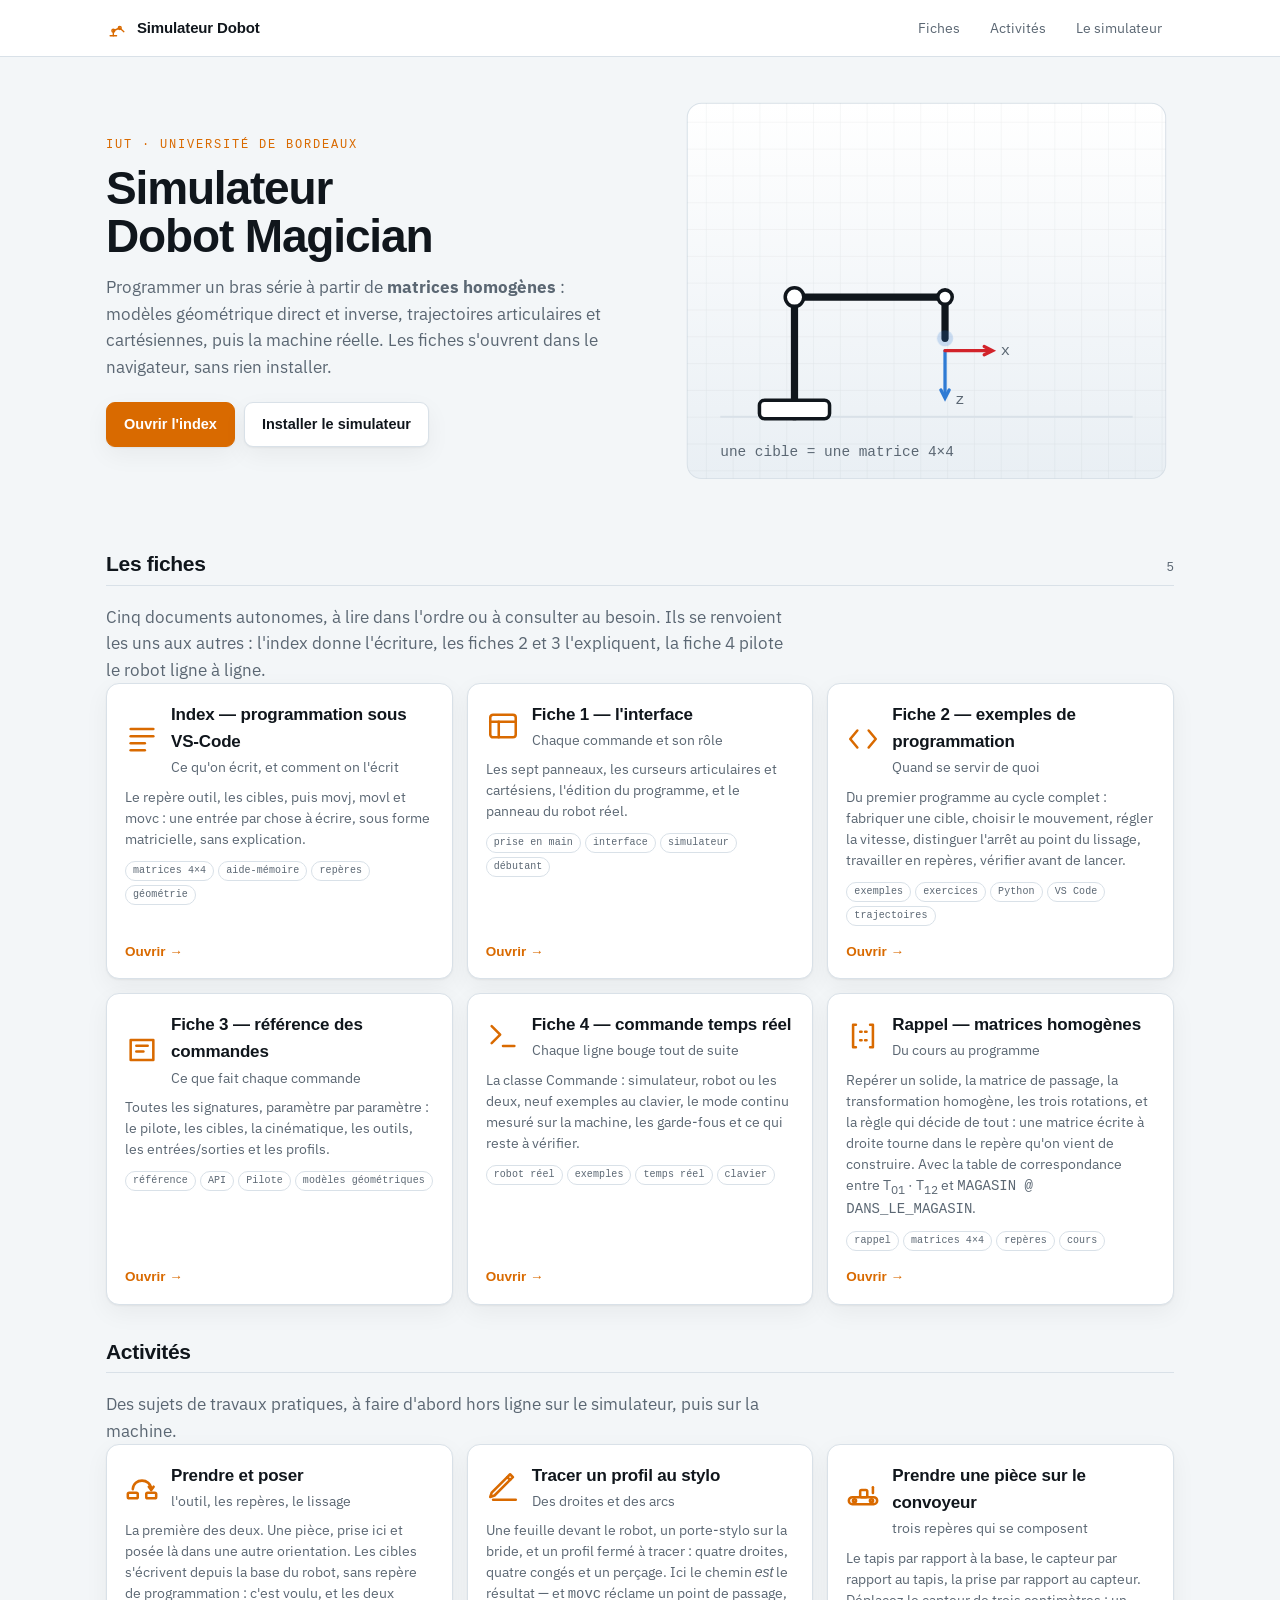
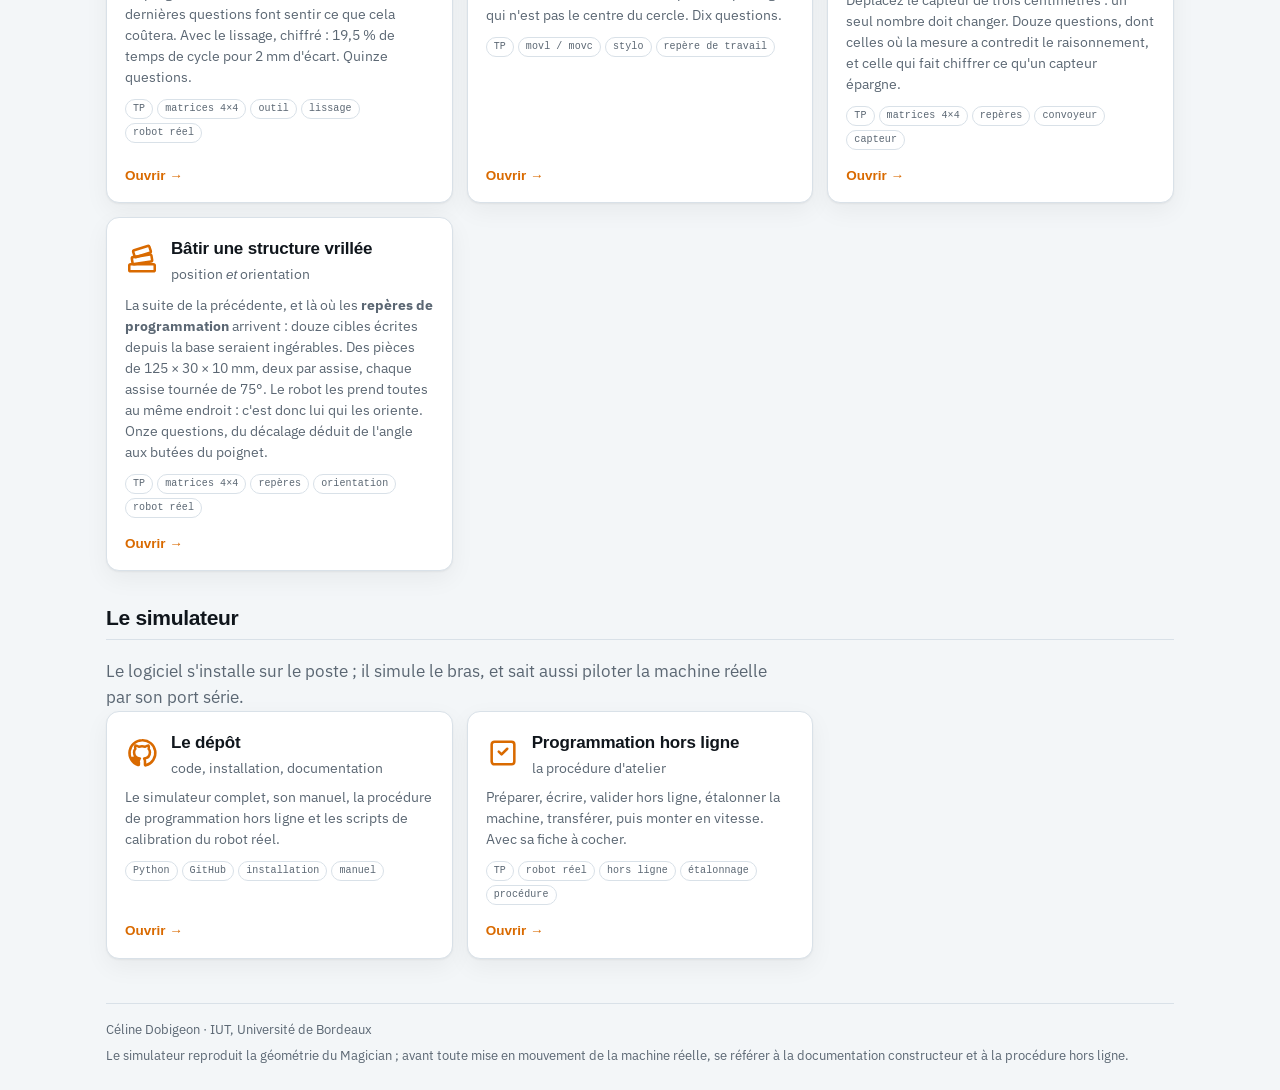
<file: index.html>
<!DOCTYPE html>
<html lang="fr">
<head>
<meta charset="utf-8">
<title>Simulateur Dobot Magician</title>
<!-- Les fiches ont suivi le reste dans cellule/, le 31/10/2026, quand le
     depot a ete range en deux dossiers. Cette page ne reste ici que pour
     qu'une adresse deja publiee continue de fonctionner. -->
<meta http-equiv="refresh" content="0; url=cellule/index.html">
<link rel="canonical" href="cellule/index.html">
</head>
<body>
<p>Les fiches du simulateur sont désormais dans
<a href="cellule/index.html">cellule/index.html</a>.</p>
</body>
</html>
</file>
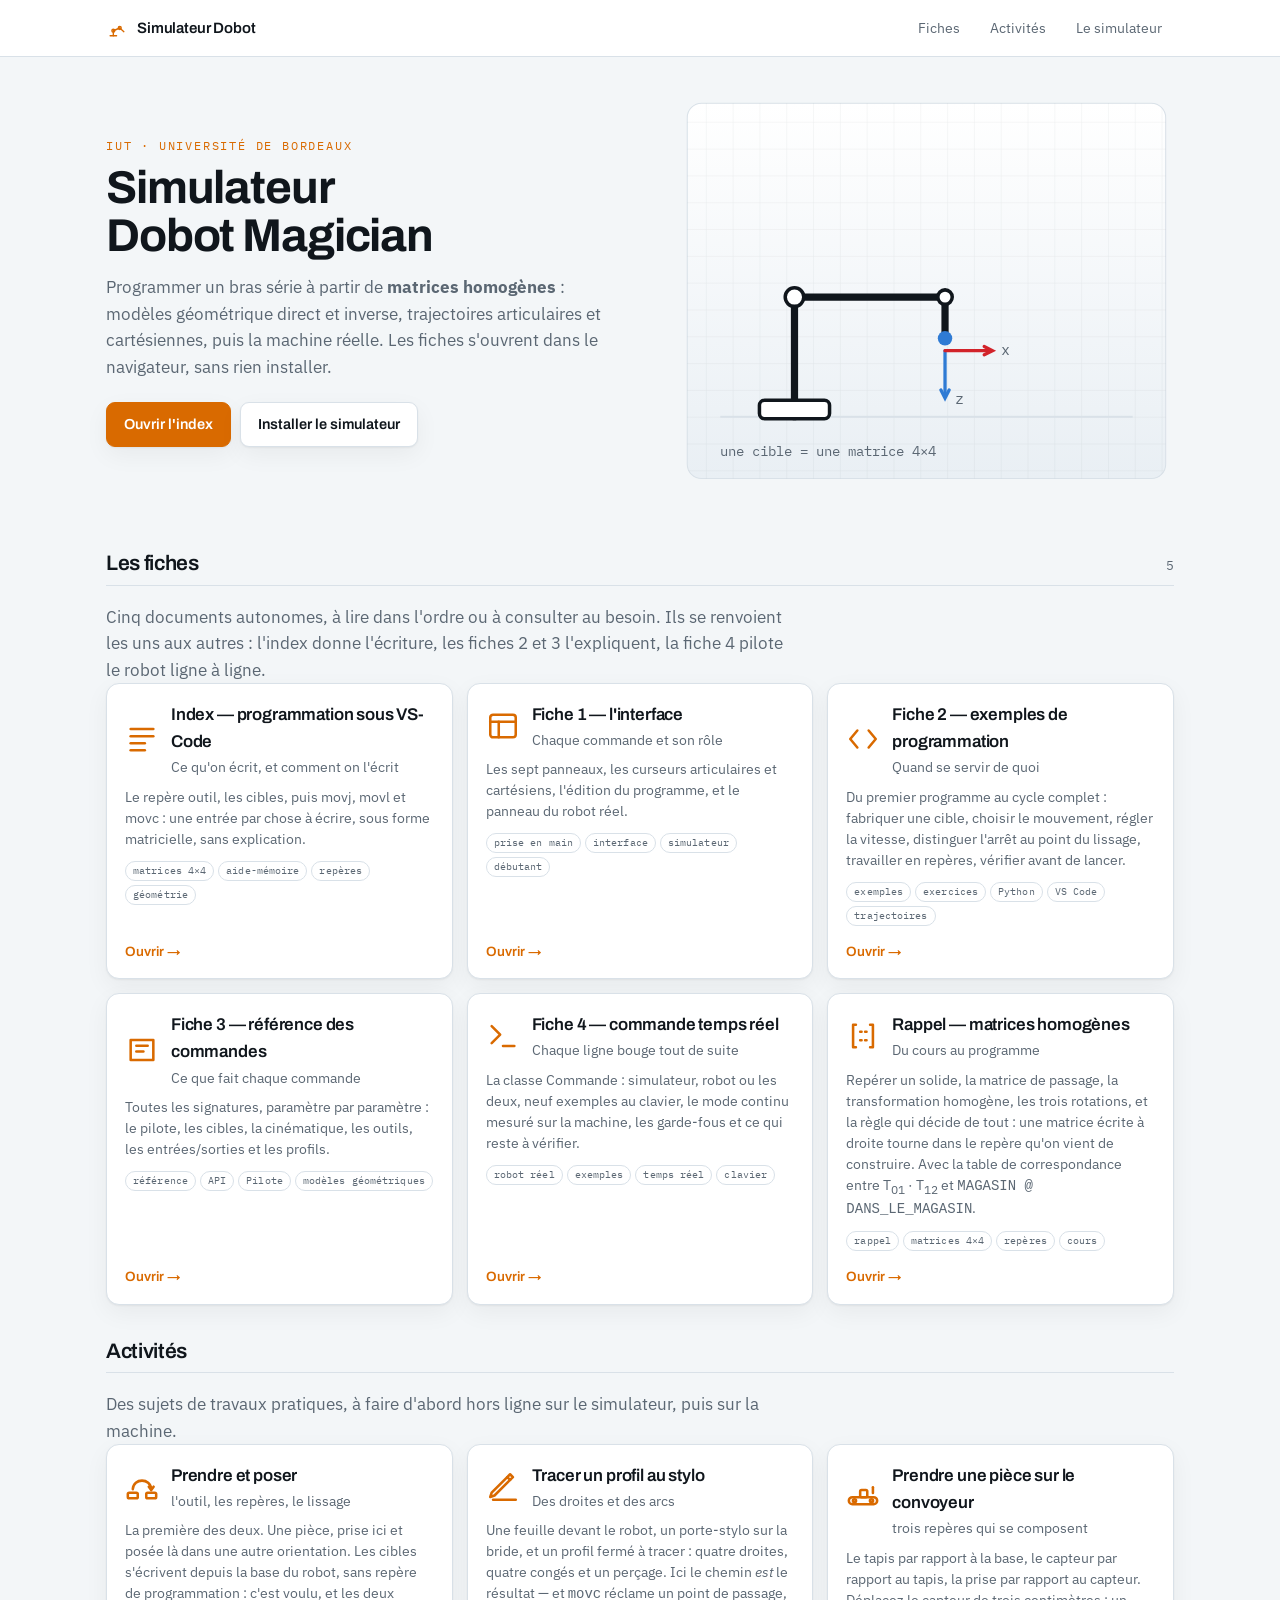
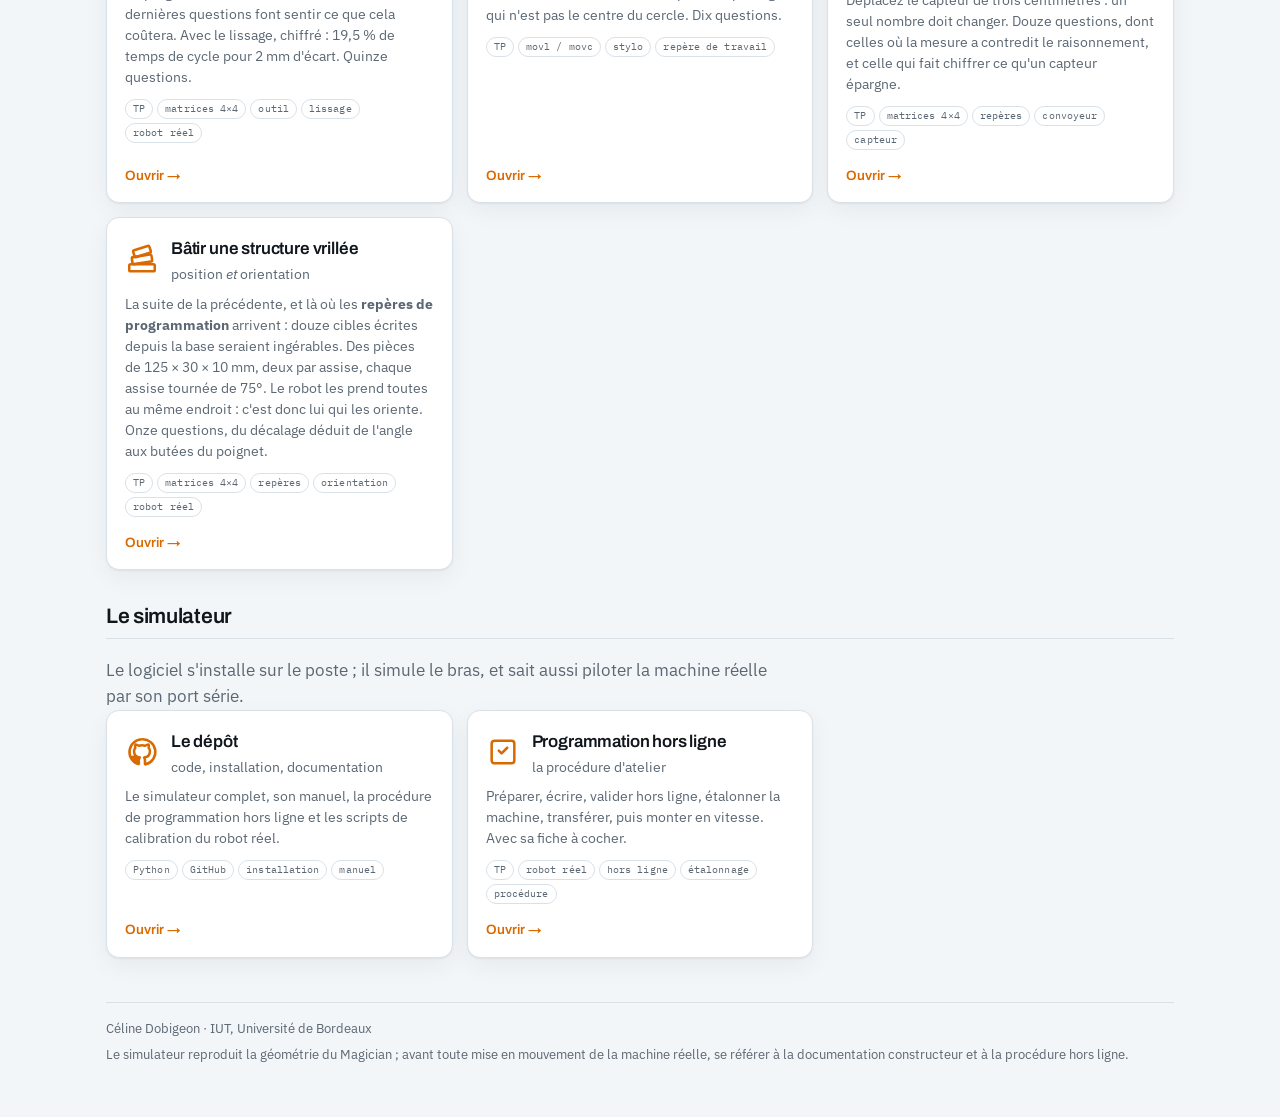
<file: cellule/index.html>
﻿<!DOCTYPE html>
<html lang="fr">
<head>
<meta charset="utf-8">
<meta name="viewport" content="width=device-width, initial-scale=1">
<title>Simulateur Dobot Magician &mdash; fiches et ressources</title>
<meta name="description" content="Fiches du simulateur Dobot Magician : interface, programmation sous VS-Code, reference des commandes. IUT, universite de Bordeaux.">
<link rel="icon" href="data:image/svg+xml,%3Csvg xmlns='http://www.w3.org/2000/svg' viewBox='0 0 100 100'%3E%3Ctext y='.9em' font-size='90'%3E%F0%9F%A6%BE%3C/text%3E%3C/svg%3E">
<link rel="preconnect" href="https://fonts.gstatic.com" crossorigin>
<link rel="stylesheet" href="https://fonts.googleapis.com/css2?family=Archivo:wght@500;600;700&family=IBM+Plex+Mono:wght@400;500&family=IBM+Plex+Sans:wght@400;500;600&display=swap">
<link rel="stylesheet" href="assets/site.css">
<style>
/* Les boutons de l'accueil : memes valeurs que sur le site Â« robotique Â»,
   ou ils vivent aussi dans la page et non dans la feuille commune. */
.cta{display:flex;flex-wrap:wrap;gap:9px;margin-top:22px}
.cta a{text-decoration:none;font-family:Archivo,sans-serif;font-weight:600;font-size:14.5px;
  padding:10px 17px;border-radius:9px;border:1px solid var(--line);background:var(--surface);
  color:var(--ink);box-shadow:var(--shadow)}
.cta a.primary{background:var(--accent);border-color:var(--accent);color:#fff}
.cta a:hover{border-color:var(--muted)}
.cta a.primary:hover{filter:brightness(1.06);border-color:var(--accent)}
.cta a:focus-visible{outline:2px solid var(--accent);outline-offset:2px}

/* Le bras de l'accueil, a la posture d'equerre : bras arriere vertical,
   avant-bras horizontal. C'est la reference du recalage, et elle se
   reconnait d'un coup d'oeil. */
.tcp-halo{animation:pulseHalo 2.6s ease-in-out infinite}
@keyframes pulseHalo{0%,100%{opacity:.18;r:7}50%{opacity:.45;r:13}}
</style>
</head>
<body>

<div class="top">
  <div class="in">
    <a class="mark" href="index.html">
      <svg viewBox="0 0 48 48" fill="none" stroke="currentColor" stroke-width="3"
           stroke-linecap="round" stroke-linejoin="round" aria-hidden="true">
        <path d="M9 41h14"/><path d="M16 41V30"/><path d="M16 30 L30 24"/>
        <path d="M30 24 L39 32"/><circle cx="16" cy="30" r="3.2"/>
        <circle cx="30" cy="24" r="3.2"/>
      </svg>
      Simulateur Dobot
    </a>
    <nav>
      <a href="#fiches">Fiches</a>
      <a href="#activites">Activit&eacute;s</a>
      <a href="#simulateur">Le simulateur</a>
    </nav>
  </div>
</div>

<div class="wrap">

  <header class="hero">
    <div>
      <p class="eyebrow">IUT &middot; Universit&eacute; de Bordeaux</p>
      <h1>Simulateur Dobot Magician</h1>
      <p class="lede">Programmer un bras s&eacute;rie &agrave; partir de
        <strong>matrices homog&egrave;nes</strong>&nbsp;: mod&egrave;les g&eacute;om&eacute;trique direct
        et inverse, trajectoires articulaires et cart&eacute;siennes, puis la machine
        r&eacute;elle. Les fiches s'ouvrent dans le navigateur, sans rien installer.</p>
      <div class="cta">
        <a class="primary" href="fiches/fiche_index.html">Ouvrir l'index</a>
        <a href="#simulateur">Installer le simulateur</a>
      </div>
    </div>
    <div class="hero-art">
      <svg viewBox="0 0 480 380" role="img"
           aria-label="Vue de cote du Dobot Magician : socle, bras arriere, avant-bras et outil, avec le triedre de la cible sous la pointe.">
        <defs>
          <pattern id="grille" width="26" height="26" patternUnits="userSpaceOnUse">
            <path d="M26 0H0V26" fill="none" stroke="currentColor" stroke-width="1" opacity=".07"/>
          </pattern>
          <linearGradient id="fond" x1="0" y1="0" x2="0" y2="1">
            <stop offset="0" stop-color="var(--surface)"/>
            <stop offset="1" stop-color="var(--surface-2)"/>
          </linearGradient>
        </defs>
        <rect x="8" y="8" width="464" height="364" rx="14" fill="url(#fond)" stroke="var(--line)"/>
        <rect x="8" y="8" width="464" height="364" rx="14" fill="url(#grille)" stroke="none"/>

        <!-- plan de pose -->
        <line x1="40" y1="312" x2="440" y2="312" stroke="var(--line)" stroke-width="2"/>

        <!-- le bras, pose d'equerre : bras arriere vertical, avant-bras horizontal -->
        <g fill="none" stroke="var(--ink)" stroke-width="7"
           stroke-linecap="round" stroke-linejoin="round">
          <path d="M112 312 L112 196"/>
          <path d="M112 196 L258 196"/>
          <path d="M258 196 L258 236"/>
        </g>
        <rect x="78" y="296" width="68" height="18" rx="5"
              fill="var(--surface)" stroke="var(--ink)" stroke-width="3.4"/>
        <circle cx="112" cy="196" r="9" fill="var(--surface)" stroke="var(--ink)" stroke-width="3.4"/>
        <circle cx="258" cy="196" r="7" fill="var(--surface)" stroke="var(--ink)" stroke-width="3.4"/>
        <circle class="tcp-halo" cx="258" cy="236" r="7" fill="var(--blue)"/>

        <!-- le triedre de la cible : z vers le BAS, direction d'approche -->
        <g stroke-width="3.2" stroke-linecap="round">
          <line x1="258" y1="248" x2="258" y2="292" stroke="var(--blue)"/>
          <path d="M254 286 L258 294 L262 286" fill="none" stroke="var(--blue)"/>
          <line x1="258" y1="248" x2="302" y2="248" stroke="var(--red)"/>
          <path d="M296 244 L304 248 L296 252" fill="none" stroke="var(--red)"/>
        </g>
        <text x="312" y="252" font-family="IBM Plex Mono, monospace" font-size="15"
              fill="var(--muted)">x</text>
        <text x="268" y="300" font-family="IBM Plex Mono, monospace" font-size="15"
              fill="var(--muted)">z</text>
        <text x="40" y="350" font-family="IBM Plex Mono, monospace" font-size="14"
              fill="var(--muted)">une cible = une matrice 4&#215;4</text>
      </svg>
    </div>
  </header>

  <section id="fiches">
    <div class="sec-hd">
      <h2>Les fiches</h2>
      <span class="n">5</span>
    </div>
    <p class="lede" style="max-width:68ch">Cinq documents autonomes, &agrave; lire dans
      l'ordre ou &agrave; consulter au besoin. Ils se renvoient les uns aux autres&nbsp;:
      l'index donne l'&eacute;criture, les fiches&nbsp;2 et&nbsp;3 l'expliquent, la
      fiche&nbsp;4 pilote le robot ligne &agrave; ligne.</p>

    <div class="grid">

      <a class="card" href="fiches/fiche_index.html">
        <div class="hd">
          <span class="ic">
            <svg viewBox="0 0 24 24" fill="none" stroke="currentColor" stroke-width="1.8"
                 stroke-linecap="round" stroke-linejoin="round" aria-hidden="true">
              <path d="M4 5h16"/><path d="M4 10h16"/><path d="M4 15h10"/><path d="M4 20h10"/>
            </svg>
          </span>
          <h3>Index &mdash; programmation sous VS-Code</h3>
          <p class="sub">Ce qu'on &eacute;crit, et comment on l'&eacute;crit</p>
        </div>
        <p>Le rep&egrave;re outil, les cibles, puis movj, movl et movc&nbsp;: une entr&eacute;e
          par chose &agrave; &eacute;crire, sous forme matricielle, sans explication.</p>
        <div class="tags"><span>matrices 4&#215;4</span><span>aide-m&eacute;moire</span><span>rep&egrave;res</span><span>g&eacute;om&eacute;trie</span></div>
        <span class="go">Ouvrir <em>&rarr;</em></span>
      </a>

      <a class="card" href="fiches/fiche_interface.html">
        <div class="hd">
          <span class="ic">
            <svg viewBox="0 0 24 24" fill="none" stroke="currentColor" stroke-width="1.8"
                 stroke-linecap="round" stroke-linejoin="round" aria-hidden="true">
              <rect x="3" y="4" width="18" height="16" rx="2"/><path d="M3 9h18"/><path d="M9 9v11"/>
            </svg>
          </span>
          <h3>Fiche 1 &mdash; l'interface</h3>
          <p class="sub">Chaque commande et son r&ocirc;le</p>
        </div>
        <p>Les sept panneaux, les curseurs articulaires et cart&eacute;siens, l'&eacute;dition
          du programme, et le panneau du robot r&eacute;el.</p>
        <div class="tags"><span>prise en main</span><span>interface</span><span>simulateur</span><span>d&eacute;butant</span></div>
        <span class="go">Ouvrir <em>&rarr;</em></span>
      </a>

      <a class="card" href="fiches/fiche_programmation.html">
        <div class="hd">
          <span class="ic">
            <svg viewBox="0 0 24 24" fill="none" stroke="currentColor" stroke-width="1.8"
                 stroke-linecap="round" stroke-linejoin="round" aria-hidden="true">
              <path d="M8 6 3 12l5 6"/><path d="m16 6 5 6-5 6"/>
            </svg>
          </span>
          <h3>Fiche 2 &mdash; exemples de programmation</h3>
          <p class="sub">Quand se servir de quoi</p>
        </div>
        <p>Du premier programme au cycle complet&nbsp;: fabriquer une cible, choisir
          le mouvement, r&eacute;gler la vitesse, distinguer l'arr&ecirc;t au point du lissage,
          travailler en rep&egrave;res, v&eacute;rifier avant de lancer.</p>
        <div class="tags"><span>exemples</span><span>exercices</span><span>Python</span><span>VS&nbsp;Code</span><span>trajectoires</span></div>
        <span class="go">Ouvrir <em>&rarr;</em></span>
      </a>

      <a class="card" href="fiches/fiche_api.html">
        <div class="hd">
          <span class="ic">
            <svg viewBox="0 0 24 24" fill="none" stroke="currentColor" stroke-width="1.8"
                 stroke-linecap="round" stroke-linejoin="round" aria-hidden="true">
              <path d="M4 5h16v14H4z"/><path d="M8 9h8"/><path d="M8 13h5"/>
            </svg>
          </span>
          <h3>Fiche 3 &mdash; r&eacute;f&eacute;rence des commandes</h3>
          <p class="sub">Ce que fait chaque commande</p>
        </div>
        <p>Toutes les signatures, param&egrave;tre par param&egrave;tre&nbsp;: le pilote, les
          cibles, la cin&eacute;matique, les outils, les entr&eacute;es/sorties et les profils.</p>
        <div class="tags"><span>r&eacute;f&eacute;rence</span><span>API</span><span>Pilote</span><span>mod&egrave;les g&eacute;om&eacute;triques</span></div>
        <span class="go">Ouvrir <em>&rarr;</em></span>
      </a>

      <a class="card" href="fiches/fiche_commande.html">
        <div class="hd">
          <span class="ic">
            <svg viewBox="0 0 24 24" fill="none" stroke="currentColor" stroke-width="1.8"
                 stroke-linecap="round" stroke-linejoin="round" aria-hidden="true">
              <path d="M4 17l6-6-6-6"/><path d="M12 19h8"/>
            </svg>
          </span>
          <h3>Fiche 4 &mdash; commande temps r&eacute;el</h3>
          <p class="sub">Chaque ligne bouge tout de suite</p>
        </div>
        <p>La classe Commande&nbsp;: simulateur, robot ou les deux,
          neuf exemples au clavier, le mode continu mesur&eacute; sur la machine, les
          garde-fous et ce qui reste &agrave; v&eacute;rifier.</p>
        <div class="tags"><span>robot r&eacute;el</span><span>exemples</span><span>temps r&eacute;el</span><span>clavier</span></div>
        <span class="go">Ouvrir <em>&rarr;</em></span>
      </a>

      <a class="card" href="fiches/fiche_matrices.html">
        <div class="hd">
          <span class="ic">
            <svg viewBox="0 0 24 24" fill="none" stroke="currentColor" stroke-width="1.8"
                 stroke-linecap="round" stroke-linejoin="round" aria-hidden="true">
              <path d="M7 4H5v16h2"/><path d="M17 4h2v16h-2"/>
              <path d="M10 9h1M13.5 9h1M10 15h1M13.5 15h1"/>
            </svg>
          </span>
          <h3>Rappel &mdash; matrices homog&egrave;nes</h3>
          <p class="sub">Du cours au programme</p>
        </div>
        <p>Rep&eacute;rer un solide, la matrice de passage, la transformation
          homog&egrave;ne, les trois rotations, et la r&egrave;gle qui d&eacute;cide de tout&nbsp;:
          une matrice &eacute;crite &agrave; droite tourne dans le rep&egrave;re qu'on vient de
          construire. Avec la table de correspondance entre
          T<sub>01</sub>&nbsp;&middot;&nbsp;T<sub>12</sub> et
          <code>MAGASIN @ DANS_LE_MAGASIN</code>.</p>
        <div class="tags"><span>rappel</span><span>matrices 4&#215;4</span>
          <span>rep&egrave;res</span><span>cours</span></div>
        <span class="go">Ouvrir <em>&rarr;</em></span>
      </a>

    </div>
  </section>

  <section id="activites">
    <div class="sec-hd">
      <h2>Activit&eacute;s</h2>
    </div>
    <p class="lede" style="max-width:68ch">Des sujets de travaux pratiques, &agrave;
      faire d'abord hors ligne sur le simulateur, puis sur la machine.</p>

    <div class="grid">

      <a class="card" href="https://github.com/celdobigeon/dobot/blob/main/cellule/ACTIVITE_PICK_AND_PLACE.md">
        <div class="hd">
          <span class="ic">
            <svg viewBox="0 0 24 24" fill="none" stroke="currentColor" stroke-width="1.8"
                 stroke-linecap="round" stroke-linejoin="round" aria-hidden="true">
              <rect x="2" y="16" width="7" height="4" rx="1"/>
              <rect x="15" y="16" width="7" height="4" rx="1"/>
              <path d="M5.5 13.5C6 5.5 18 5.5 18.5 13.5"/>
              <path d="M18.5 14.2l-1.7-2.4M18.5 14.2l1.7-2.4"/>
            </svg>
          </span>
          <h3>Prendre et poser</h3>
          <p class="sub">l'outil, les rep&egrave;res, le lissage</p>
        </div>
        <p>La premi&egrave;re des deux. Une pièce, prise ici et pos&eacute;e l&agrave; dans
          une autre orientation. Les cibles s'&eacute;crivent depuis la base du robot,
          sans rep&egrave;re de programmation&nbsp;: c'est voulu, et les deux
          derni&egrave;res questions font sentir ce que cela co&ucirc;tera. Avec le
          lissage, chiffr&eacute;&nbsp;: 19,5&nbsp;% de temps de cycle pour 2&nbsp;mm
          d'&eacute;cart. Quinze questions.</p>
        <div class="tags"><span>TP</span><span>matrices 4&#215;4</span>
          <span>outil</span><span>lissage</span><span>robot r&eacute;el</span></div>
        <span class="go">Ouvrir <em>&rarr;</em></span>
      </a>

      <a class="card" href="https://github.com/celdobigeon/dobot/blob/main/cellule/ACTIVITE_PROFIL_STYLO.md">
        <div class="hd">
          <span class="ic">
            <svg viewBox="0 0 24 24" fill="none" stroke="currentColor" stroke-width="1.8"
                 stroke-linecap="round" stroke-linejoin="round" aria-hidden="true">
              <path d="M3 19l3-1 11-11-2-2L4 16l-1 3z"/>
              <path d="M15 5l2-2 2 2-2 2"/>
              <path d="M5 21h16"/>
            </svg>
          </span>
          <h3>Tracer un profil au stylo</h3>
          <p class="sub">Des droites et des arcs</p>
        </div>
        <p>Une feuille devant le robot, un porte-stylo sur la bride, et un
          profil ferm&eacute; &agrave; tracer&nbsp;: quatre droites, quatre cong&eacute;s et un
          per&ccedil;age. Ici le chemin <em>est</em> le r&eacute;sultat &mdash; et
          <code>movc</code> r&eacute;clame un point de passage, qui n'est pas le centre
          du cercle. Dix questions.</p>
        <div class="tags"><span>TP</span><span>movl / movc</span>
          <span>stylo</span><span>rep&egrave;re de travail</span></div>
        <span class="go">Ouvrir <em>&rarr;</em></span>
      </a>

      <a class="card" href="https://github.com/celdobigeon/dobot/blob/main/cellule/ACTIVITE_CONVOYEUR.md">
        <div class="hd">
          <span class="ic">
            <svg viewBox="0 0 24 24" fill="none" stroke="currentColor" stroke-width="1.8"
                 stroke-linecap="round" stroke-linejoin="round" aria-hidden="true">
              <rect x="2" y="10" width="20" height="5" rx="2.5"/>
              <circle cx="6" cy="12.5" r="1.1"/><circle cx="18" cy="12.5" r="1.1"/>
              <rect x="10" y="5" width="5" height="5" rx="1"/>
              <path d="M19 3v4"/>
            </svg>
          </span>
          <h3>Prendre une pi&egrave;ce sur le convoyeur</h3>
          <p class="sub">trois rep&egrave;res qui se composent</p>
        </div>
        <p>Le tapis par rapport &agrave; la base, le capteur par rapport au tapis, la
          prise par rapport au capteur. D&eacute;placez le capteur de trois
          centim&egrave;tres&nbsp;: un seul nombre doit changer. Douze questions, dont
          celles o&ugrave; la mesure a contredit le raisonnement, et celle qui fait
          chiffrer ce qu'un capteur &eacute;pargne.</p>
        <div class="tags"><span>TP</span><span>matrices 4&#215;4</span>
          <span>rep&egrave;res</span><span>convoyeur</span><span>capteur</span></div>
        <span class="go">Ouvrir <em>&rarr;</em></span>
      </a>

      <a class="card" href="https://github.com/celdobigeon/dobot/blob/main/cellule/ACTIVITE_STRUCTURE_KAPLA.md">
        <div class="hd">
          <span class="ic">
            <svg viewBox="0 0 24 24" fill="none" stroke="currentColor" stroke-width="1.8"
                 stroke-linecap="round" stroke-linejoin="round" aria-hidden="true">
              <rect x="3" y="15" width="18" height="5" rx="1"/>
              <rect x="5" y="9" width="14" height="5" rx="1" transform="rotate(-9 12 11.5)"/>
              <rect x="6" y="3.5" width="12" height="5" rx="1" transform="rotate(-18 12 6)"/>
            </svg>
          </span>
          <h3>B&acirc;tir une structure vrill&eacute;e</h3>
          <p class="sub">position <em>et</em> orientation</p>
        </div>
        <p>La suite de la pr&eacute;c&eacute;dente, et l&agrave; o&ugrave; les <strong>rep&egrave;res de
          programmation</strong> arrivent&nbsp;: douze cibles &eacute;crites depuis la base
          seraient ing&eacute;rables. Des pièces de
          125&nbsp;&#215;&nbsp;30&nbsp;&#215;&nbsp;10&nbsp;mm, deux par assise, chaque
          assise tourn&eacute;e de 75&#176;. Le robot les prend toutes au m&ecirc;me
          endroit&nbsp;: c'est donc lui qui les oriente. Onze questions, du
          d&eacute;calage d&eacute;duit de l'angle aux but&eacute;es du poignet.</p>
        <div class="tags"><span>TP</span><span>matrices 4&#215;4</span>
          <span>rep&egrave;res</span><span>orientation</span><span>robot r&eacute;el</span></div>
        <span class="go">Ouvrir <em>&rarr;</em></span>
      </a>

    </div>
  </section>

  <section id="simulateur">
    <div class="sec-hd">
      <h2>Le simulateur</h2>
    </div>
    <p class="lede" style="max-width:68ch">Le logiciel s'installe sur le poste&nbsp;;
      il simule le bras, et sait aussi piloter la machine r&eacute;elle par son port
      s&eacute;rie.</p>

    <div class="grid">

      <a class="card" href="https://github.com/celdobigeon/dobot">
        <div class="hd">
          <span class="ic">
            <svg viewBox="0 0 24 24" fill="none" stroke="currentColor" stroke-width="1.8"
                 stroke-linecap="round" stroke-linejoin="round" aria-hidden="true">
              <path d="M12 3a9 9 0 0 0-2.8 17.5c.4.1.6-.2.6-.4v-1.6c-2.5.5-3-1.2-3-1.2-.4-1-1-1.3-1-1.3-.8-.6.1-.6.1-.6.9.1 1.4.9 1.4.9.8 1.4 2.1 1 2.6.8.1-.6.3-1 .6-1.2-2-.2-4.1-1-4.1-4.4 0-1 .3-1.8.9-2.4-.1-.3-.4-1.2.1-2.4 0 0 .7-.2 2.4.9a8.4 8.4 0 0 1 4.4 0c1.7-1.1 2.4-.9 2.4-.9.5 1.2.2 2.1.1 2.4.6.6.9 1.4.9 2.4 0 3.4-2.1 4.2-4.1 4.4.3.3.6.9.6 1.8v2.6c0 .2.2.5.6.4A9 9 0 0 0 12 3z"/>
            </svg>
          </span>
          <h3>Le d&eacute;p&ocirc;t</h3>
          <p class="sub">code, installation, documentation</p>
        </div>
        <p>Le simulateur complet, son manuel, la proc&eacute;dure de programmation hors
          ligne et les scripts de calibration du robot r&eacute;el.</p>
        <div class="tags"><span>Python</span><span>GitHub</span><span>installation</span><span>manuel</span></div>
        <span class="go">Ouvrir <em>&rarr;</em></span>
      </a>

      <a class="card" href="https://github.com/celdobigeon/dobot/blob/main/cellule/PROCEDURE_HORS_LIGNE.md">
        <div class="hd">
          <span class="ic">
            <svg viewBox="0 0 24 24" fill="none" stroke="currentColor" stroke-width="1.8"
                 stroke-linecap="round" stroke-linejoin="round" aria-hidden="true">
              <path d="M9 11l2 2 4-4"/><rect x="4" y="4" width="16" height="16" rx="2"/>
            </svg>
          </span>
          <h3>Programmation hors ligne</h3>
          <p class="sub">la proc&eacute;dure d'atelier</p>
        </div>
        <p>Pr&eacute;parer, &eacute;crire, valider hors ligne, &eacute;talonner la machine, transf&eacute;rer,
          puis monter en vitesse. Avec sa fiche &agrave; cocher.</p>
        <div class="tags"><span>TP</span><span>robot r&eacute;el</span><span>hors ligne</span><span>&eacute;talonnage</span><span>proc&eacute;dure</span></div>
        <span class="go">Ouvrir <em>&rarr;</em></span>
      </a>

    </div>
  </section>

  <footer>
    <span>C&eacute;line Dobigeon &middot; IUT, Universit&eacute; de Bordeaux</span>
    <span>Le simulateur reproduit la g&eacute;om&eacute;trie du Magician&nbsp;; avant toute
      mise en mouvement de la machine r&eacute;elle, se r&eacute;f&eacute;rer &agrave; la documentation
      constructeur et &agrave; la proc&eacute;dure hors ligne.</span>
  </footer>

</div>
</body>
</html>
</file>
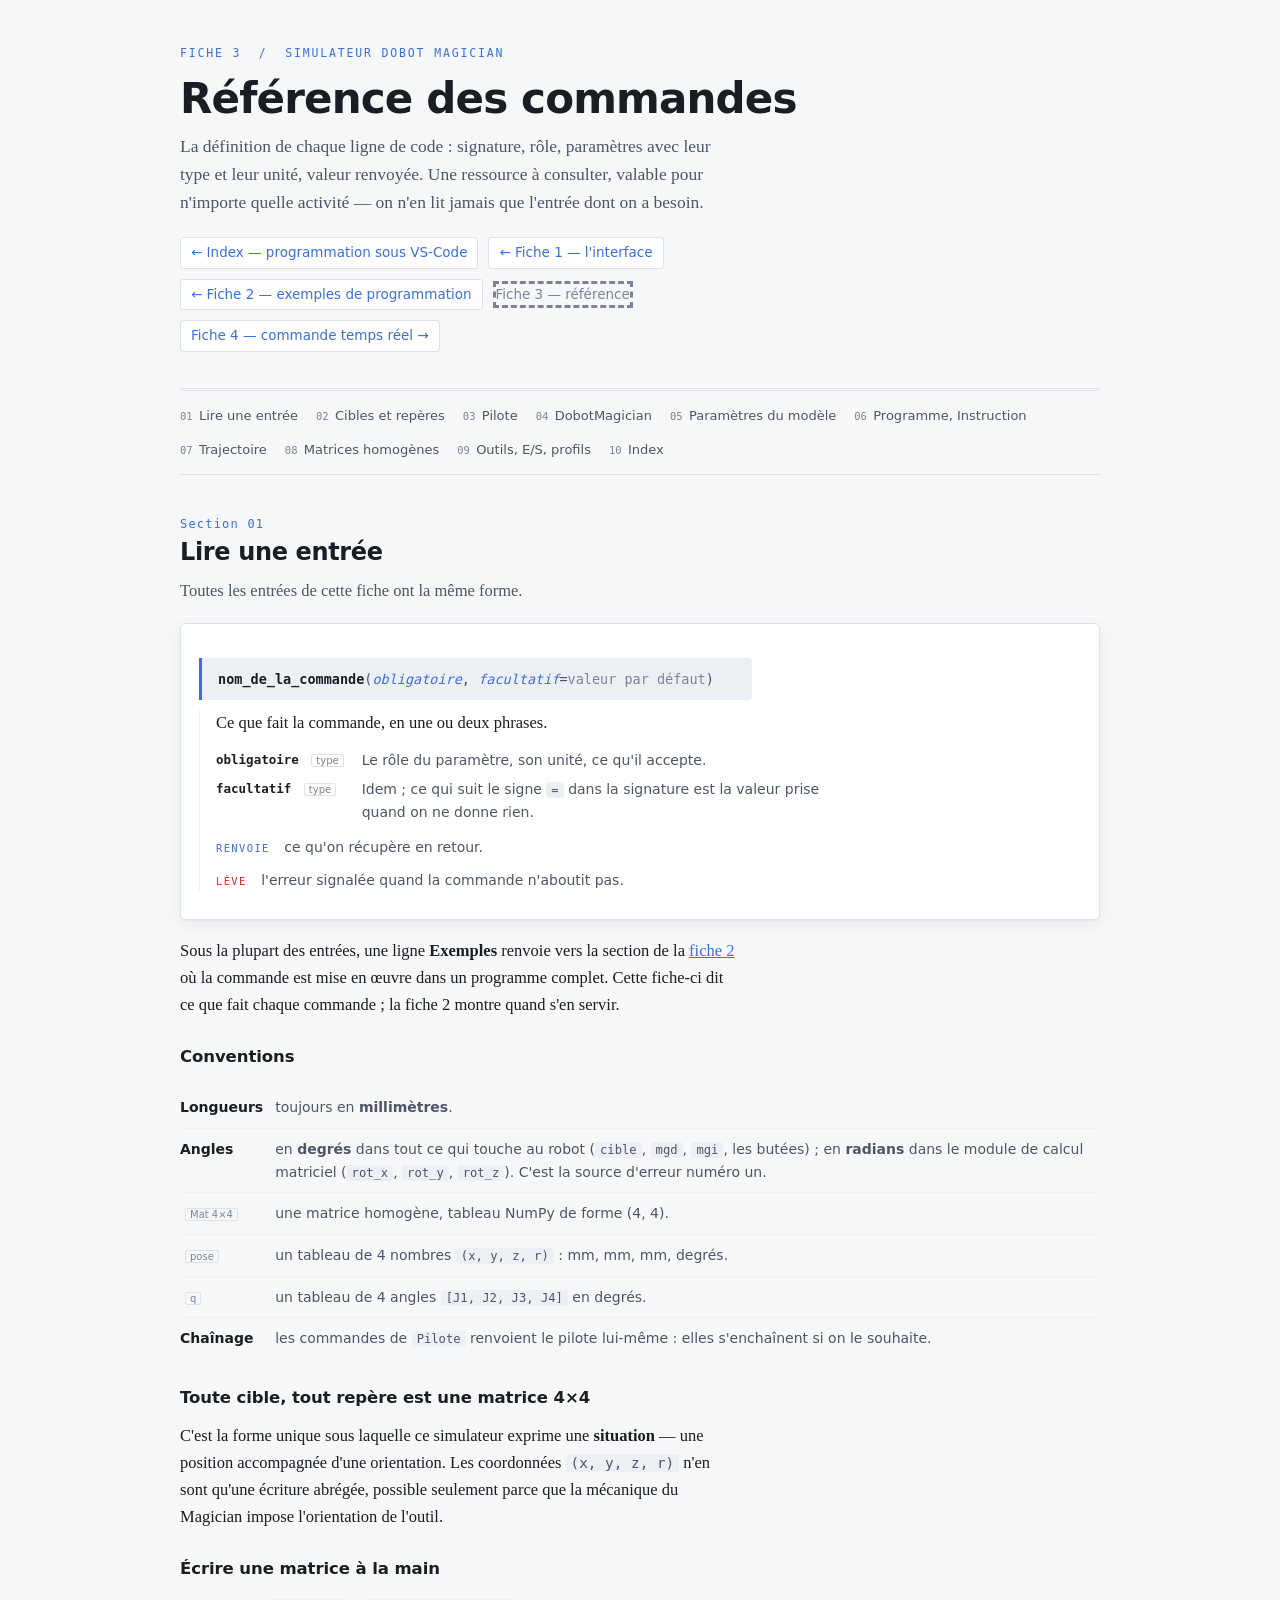
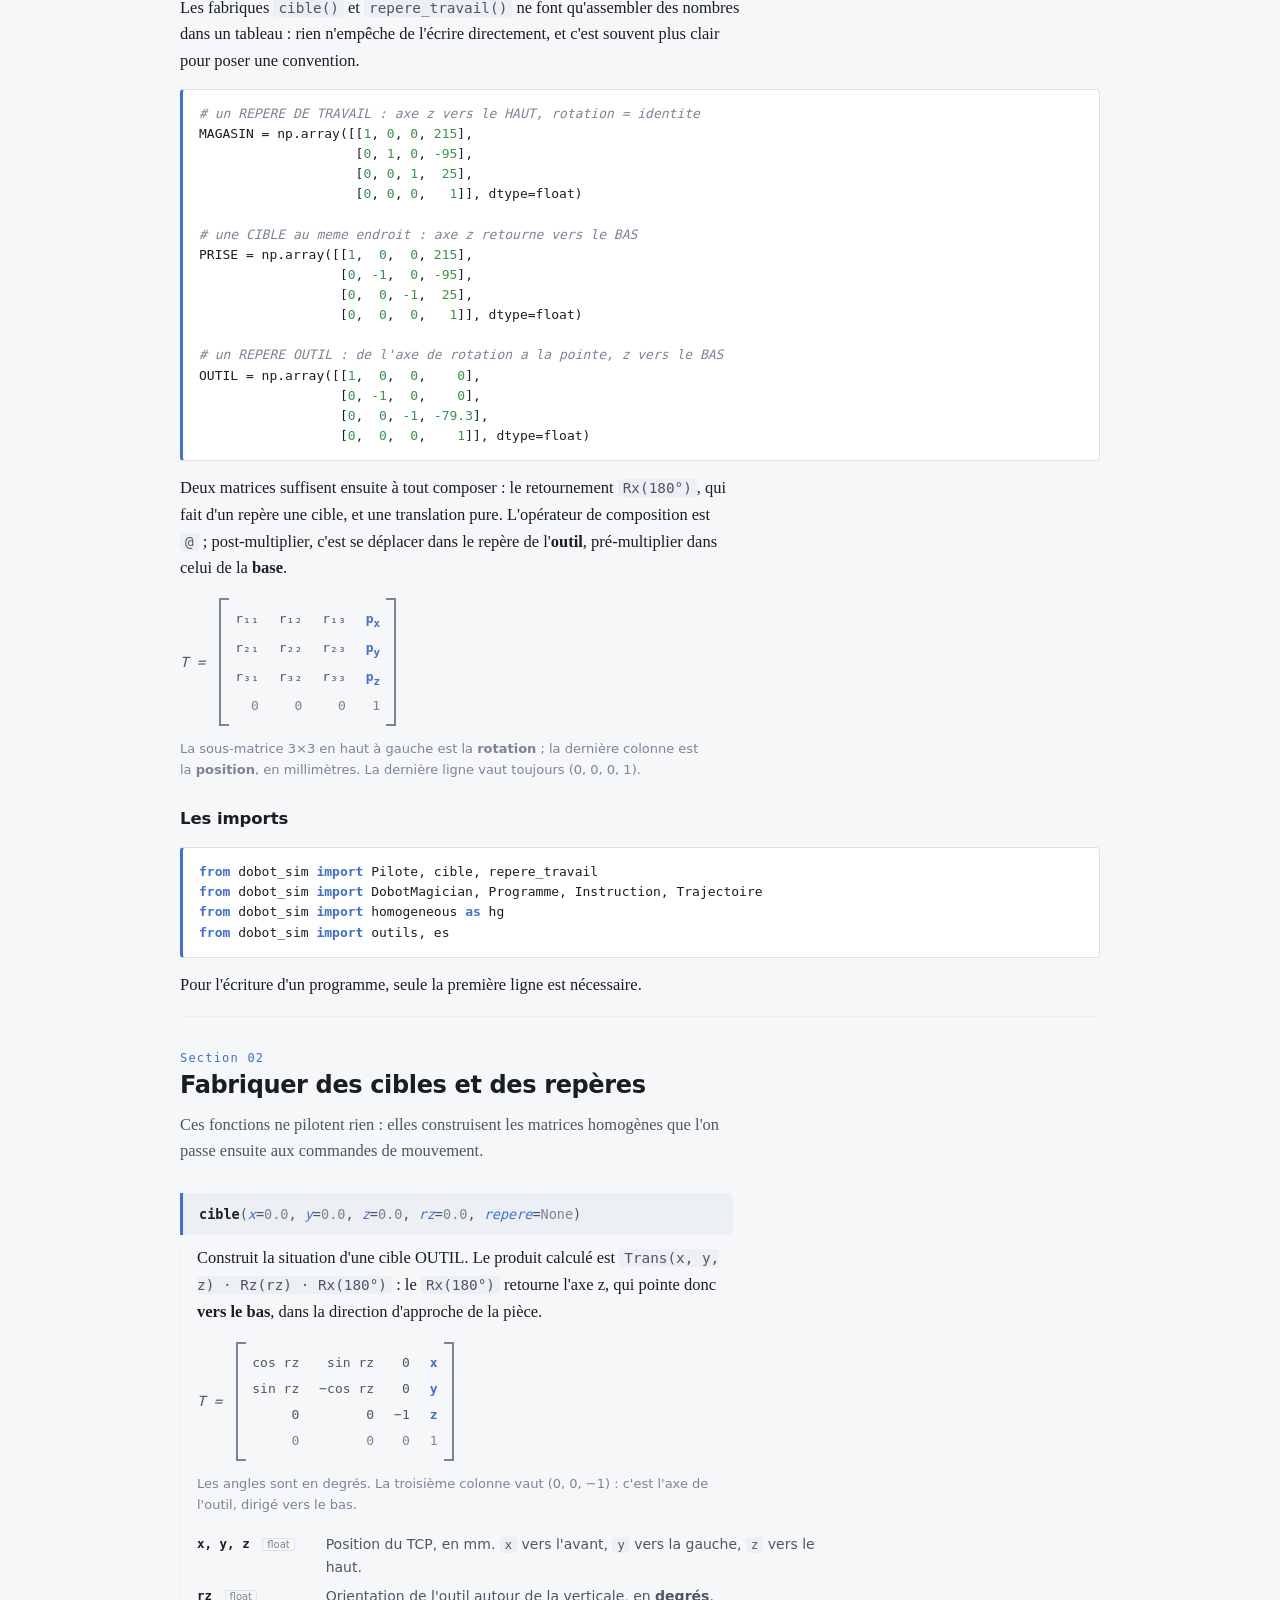
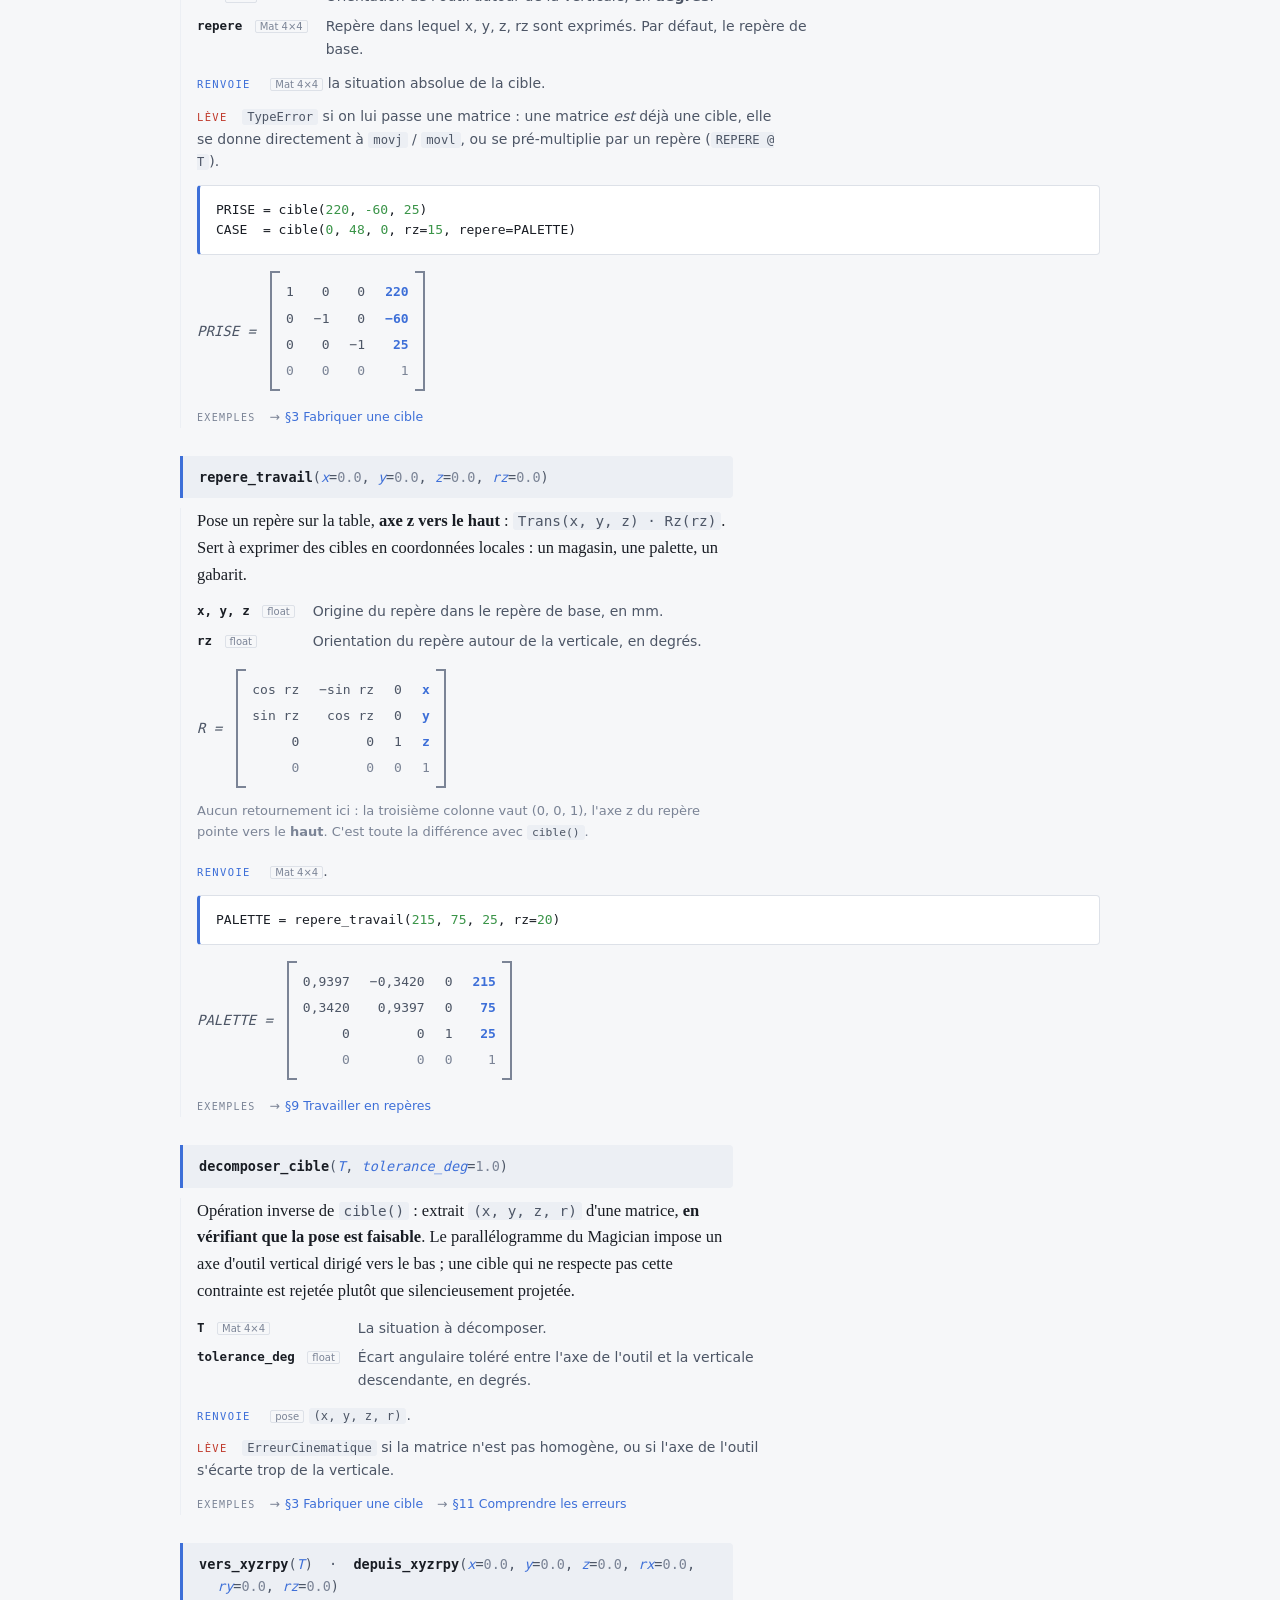
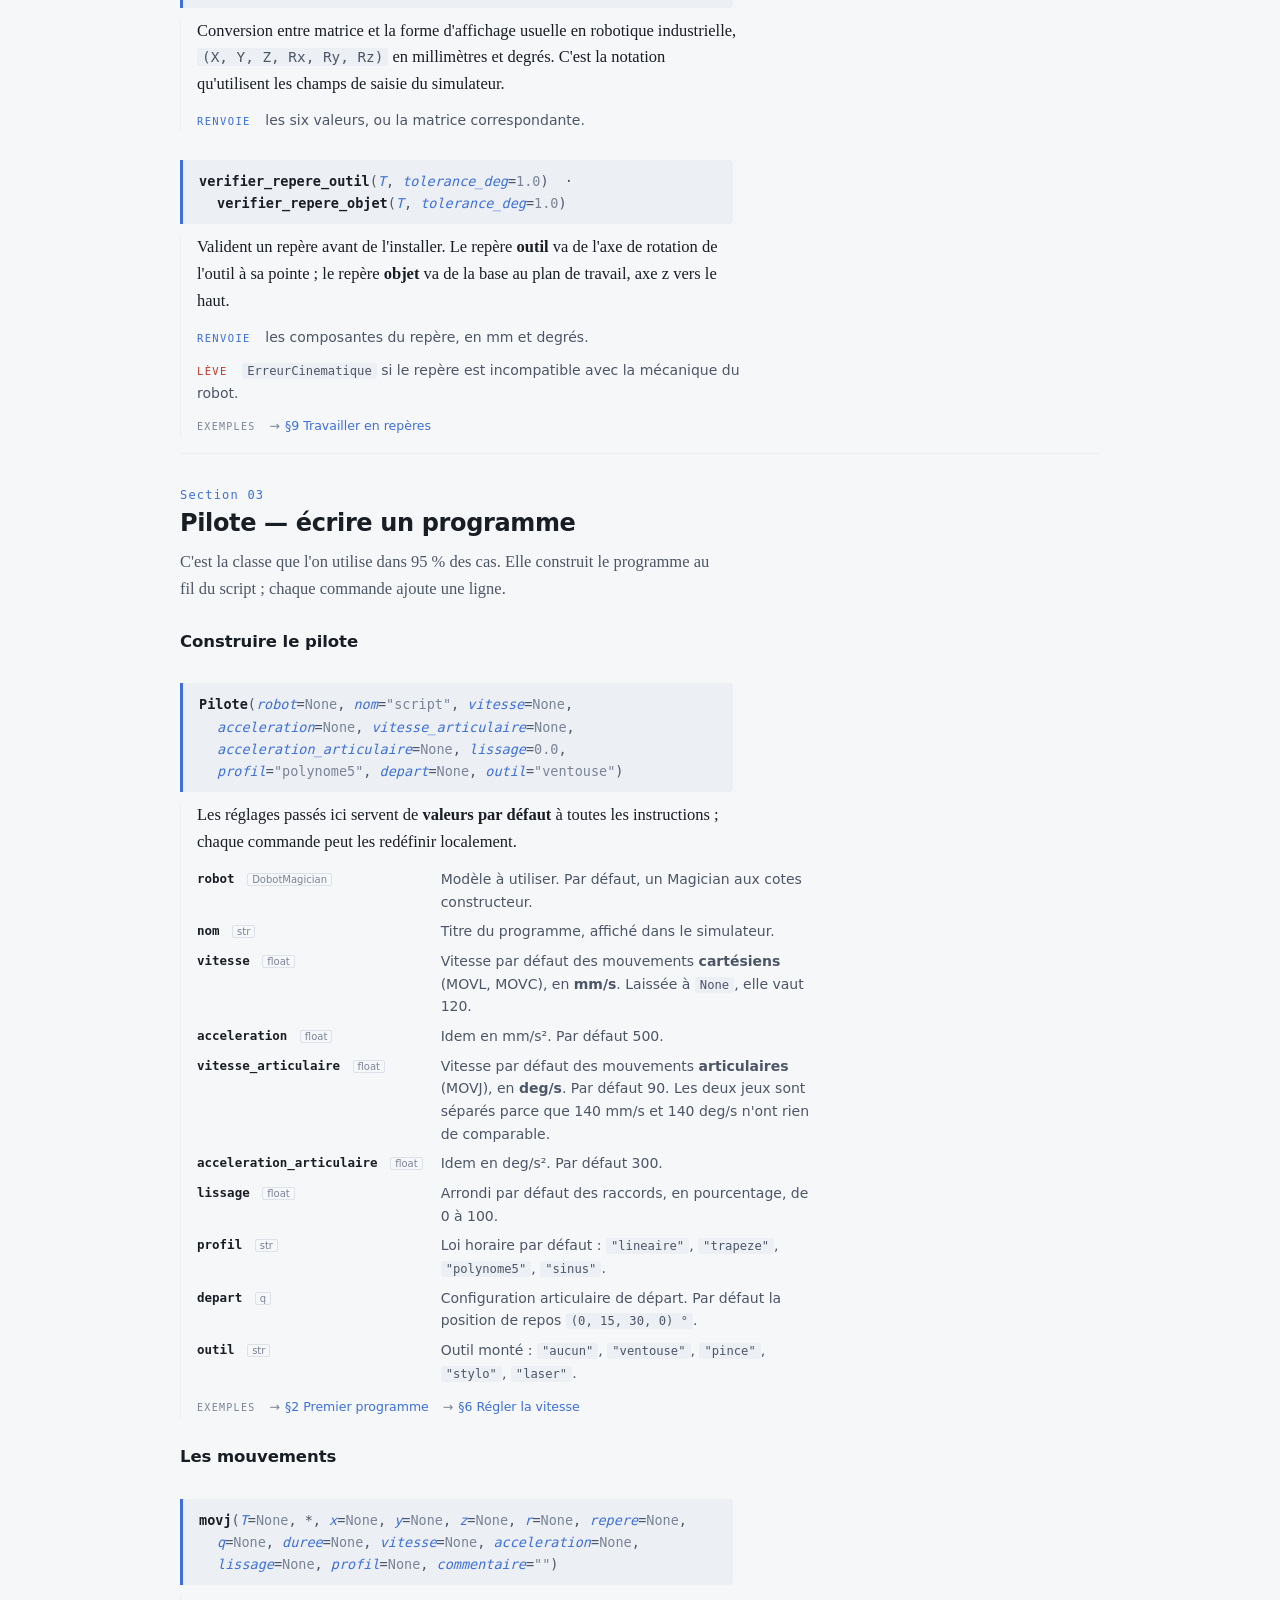
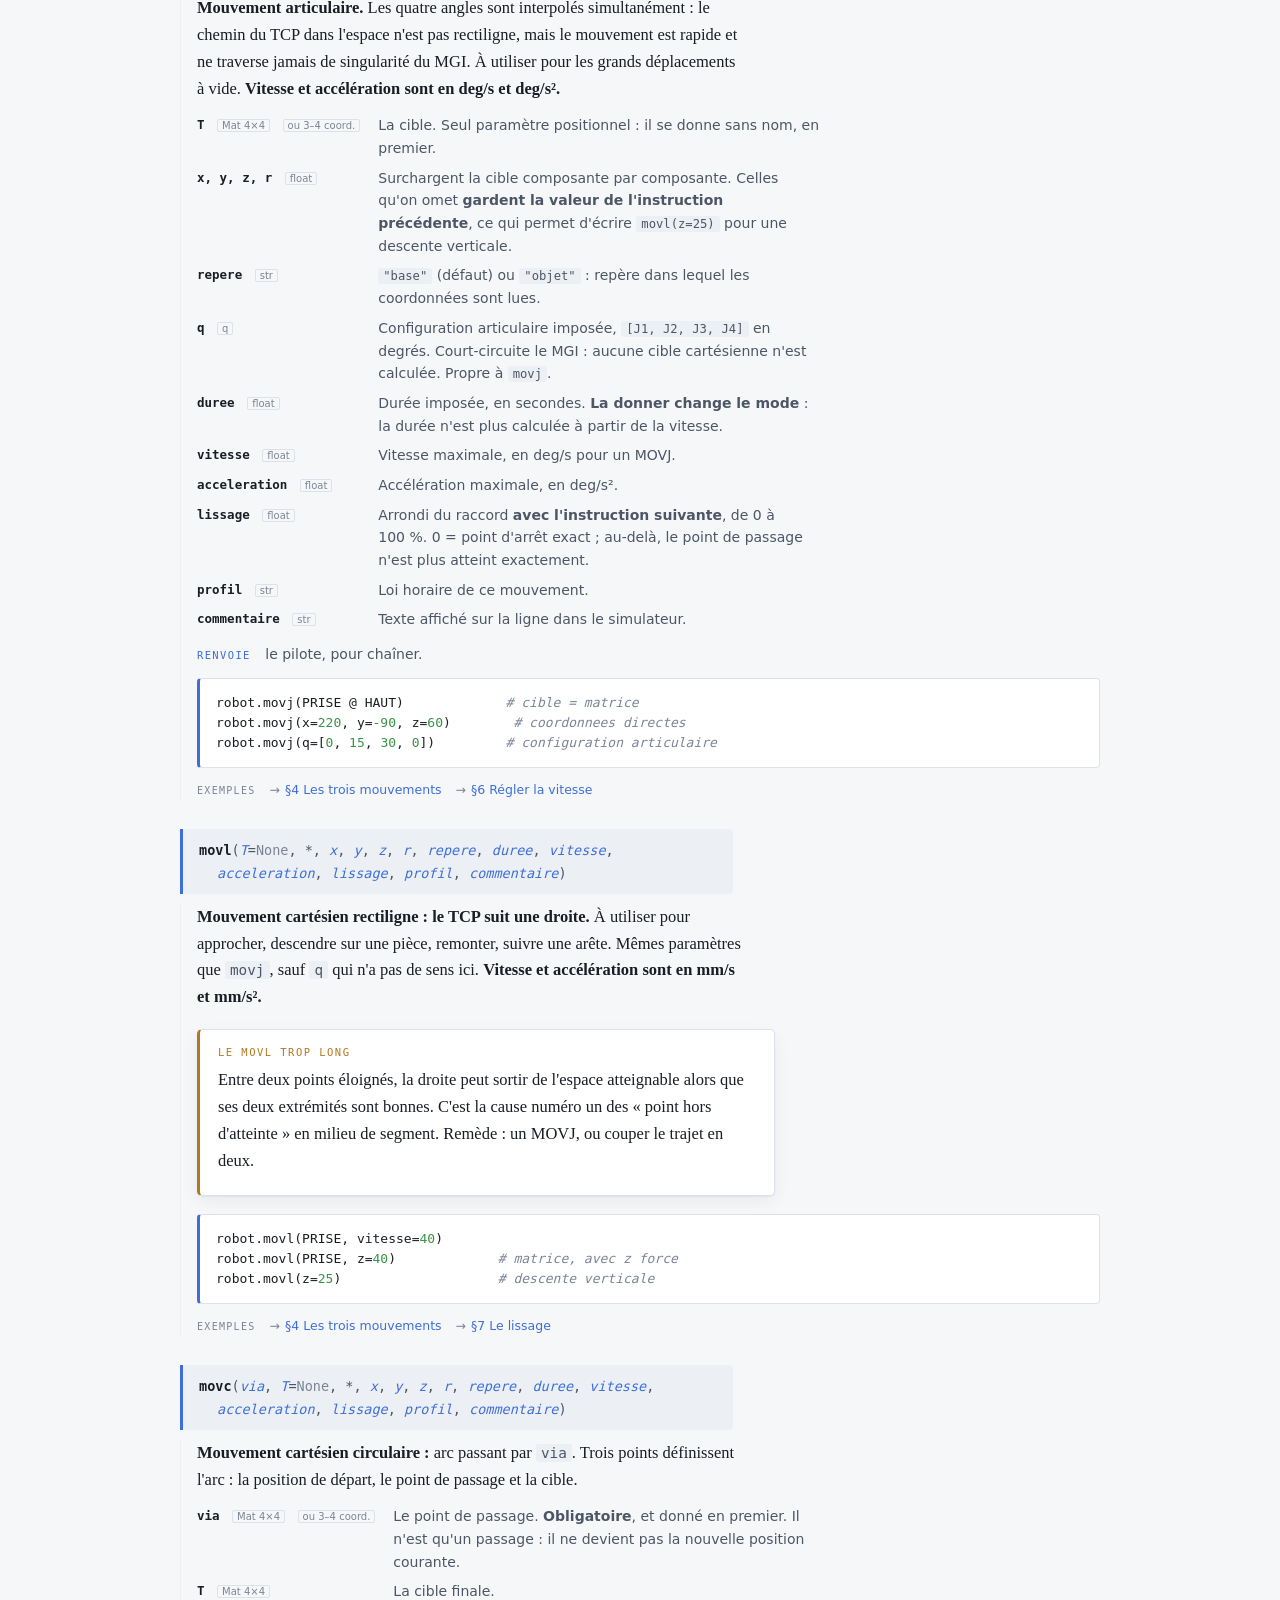
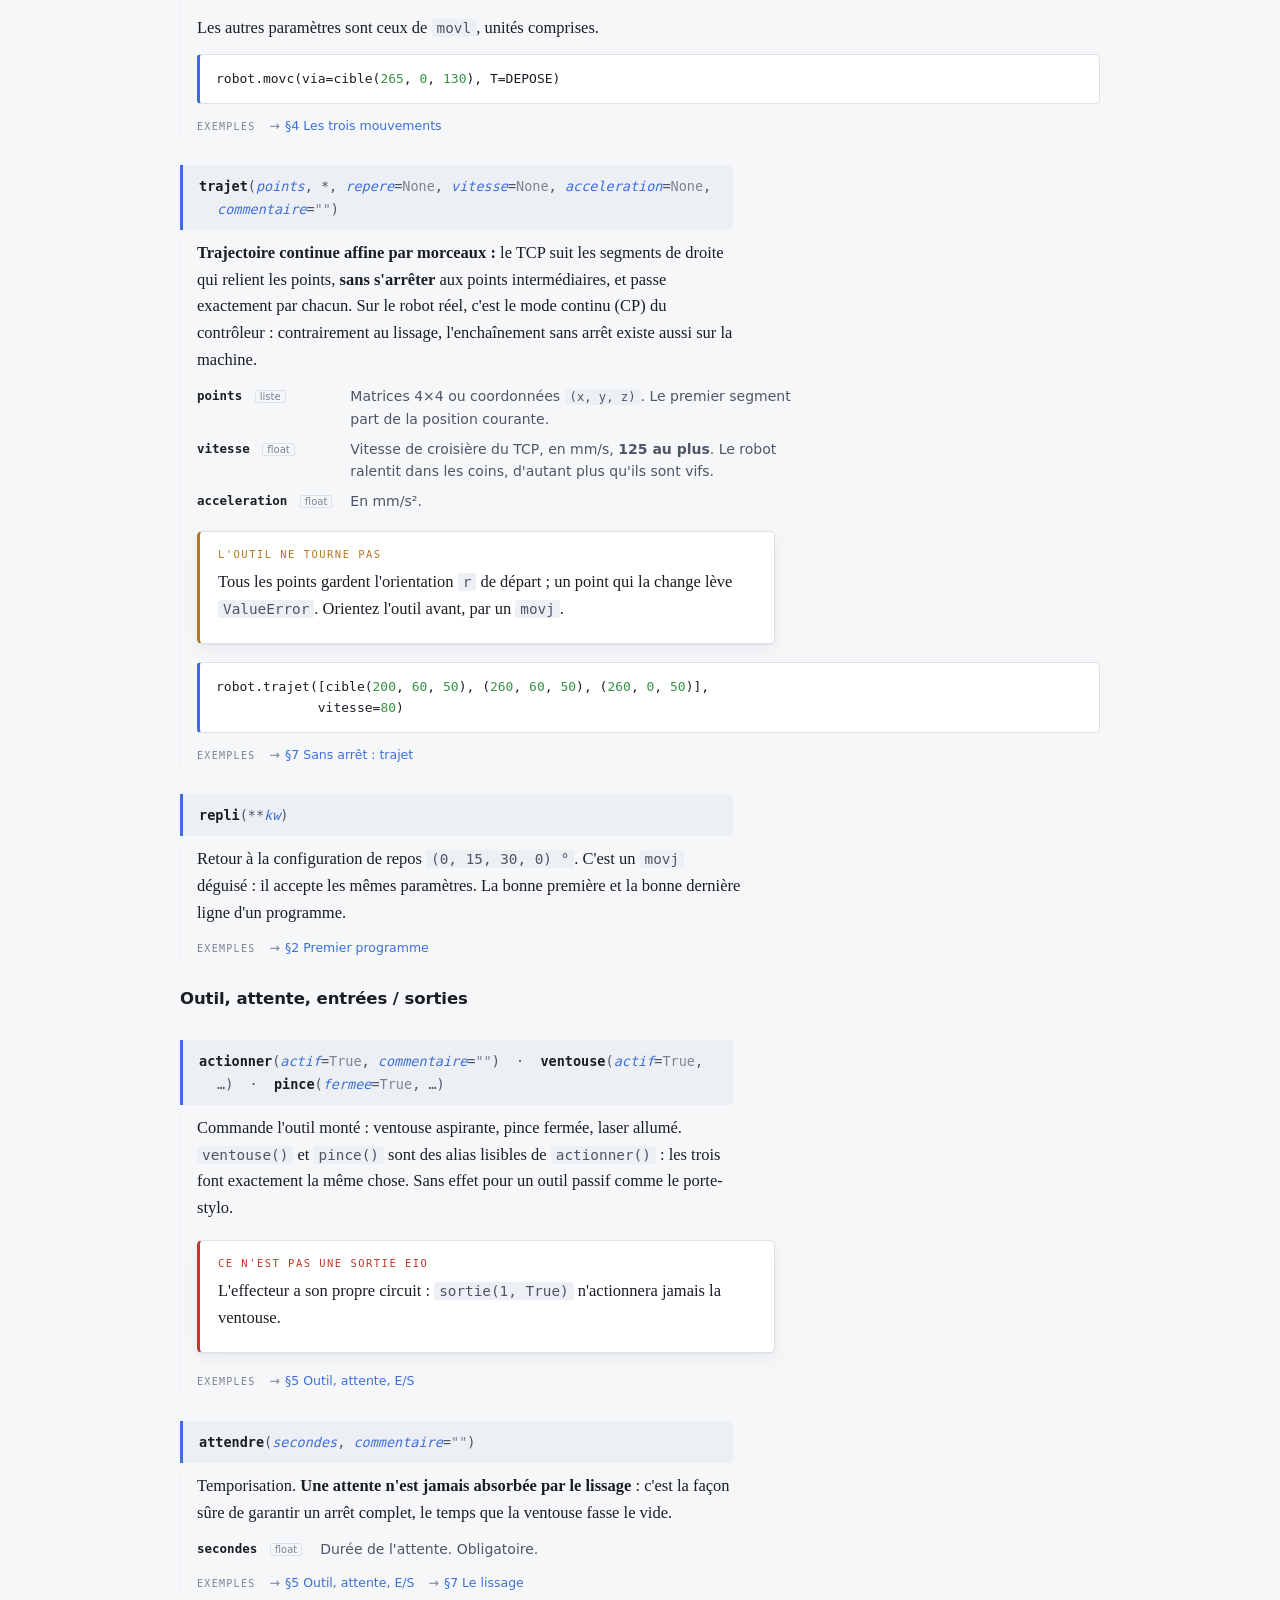
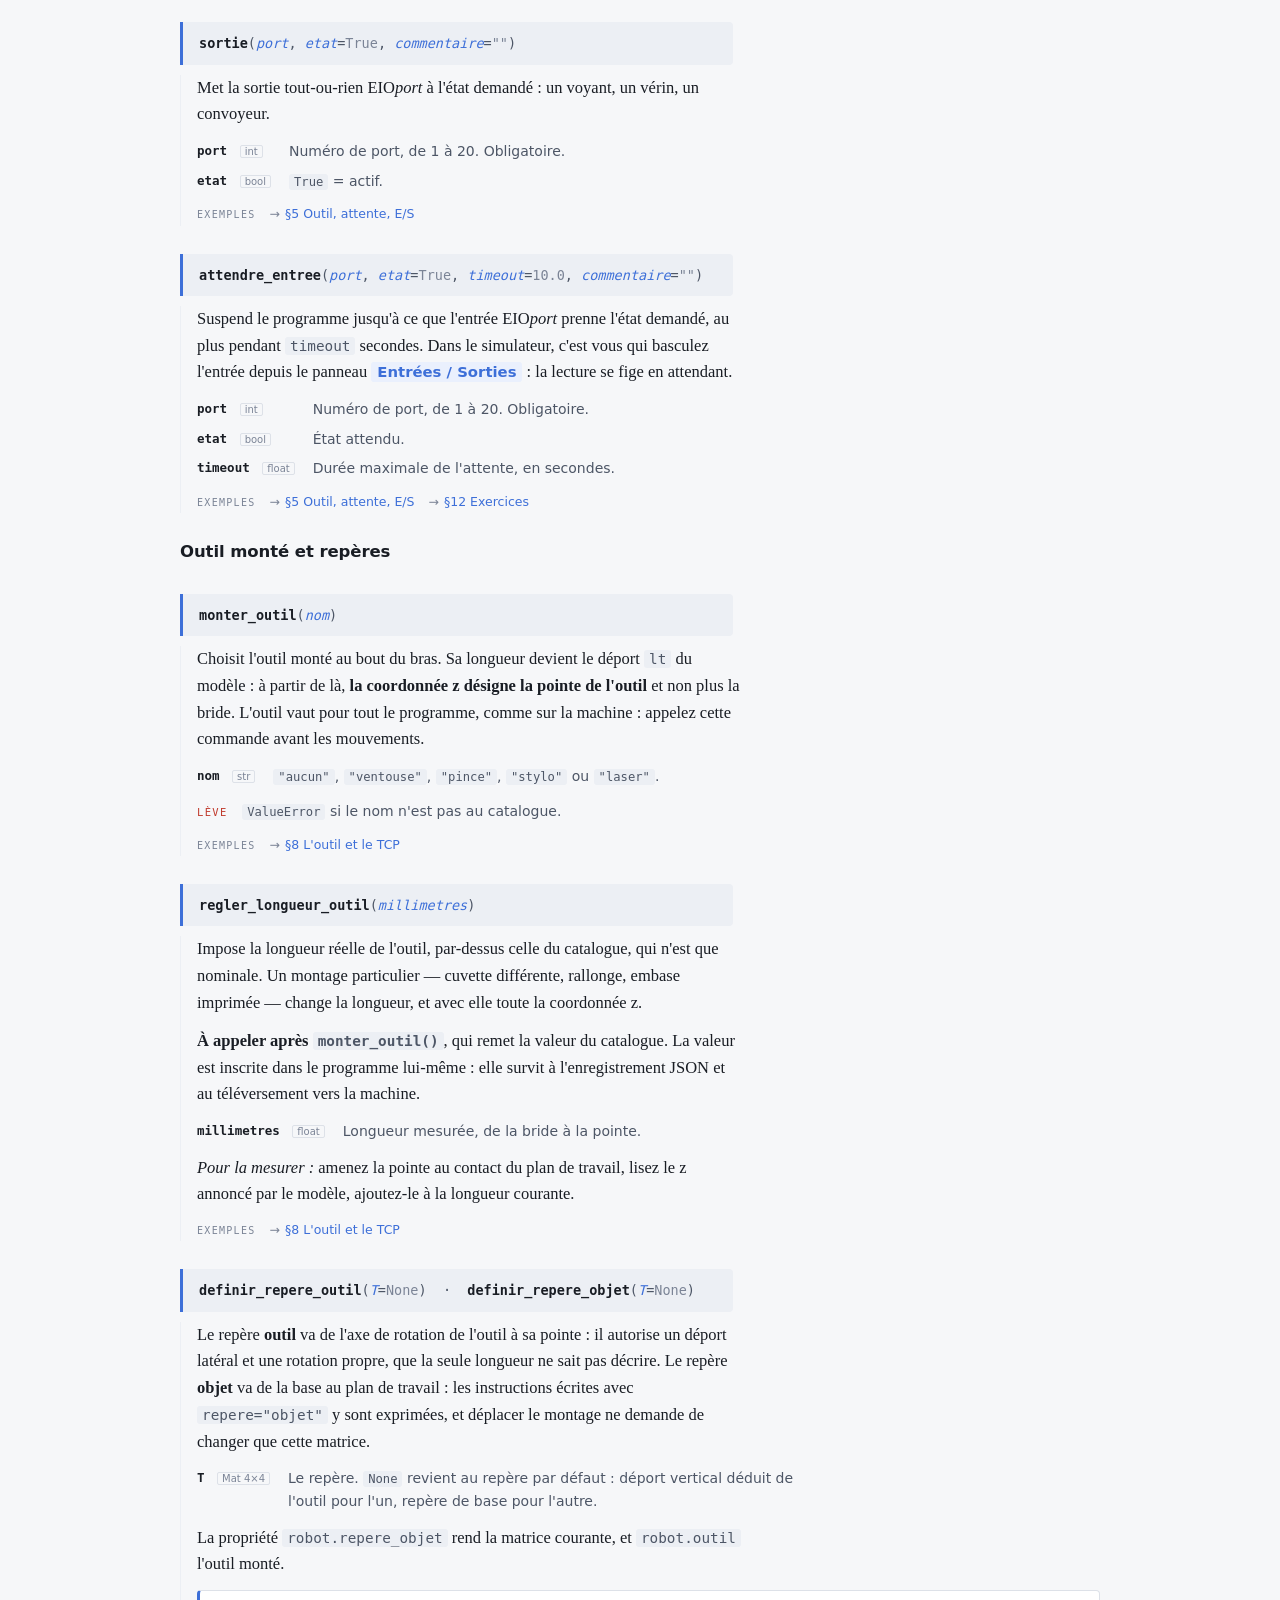
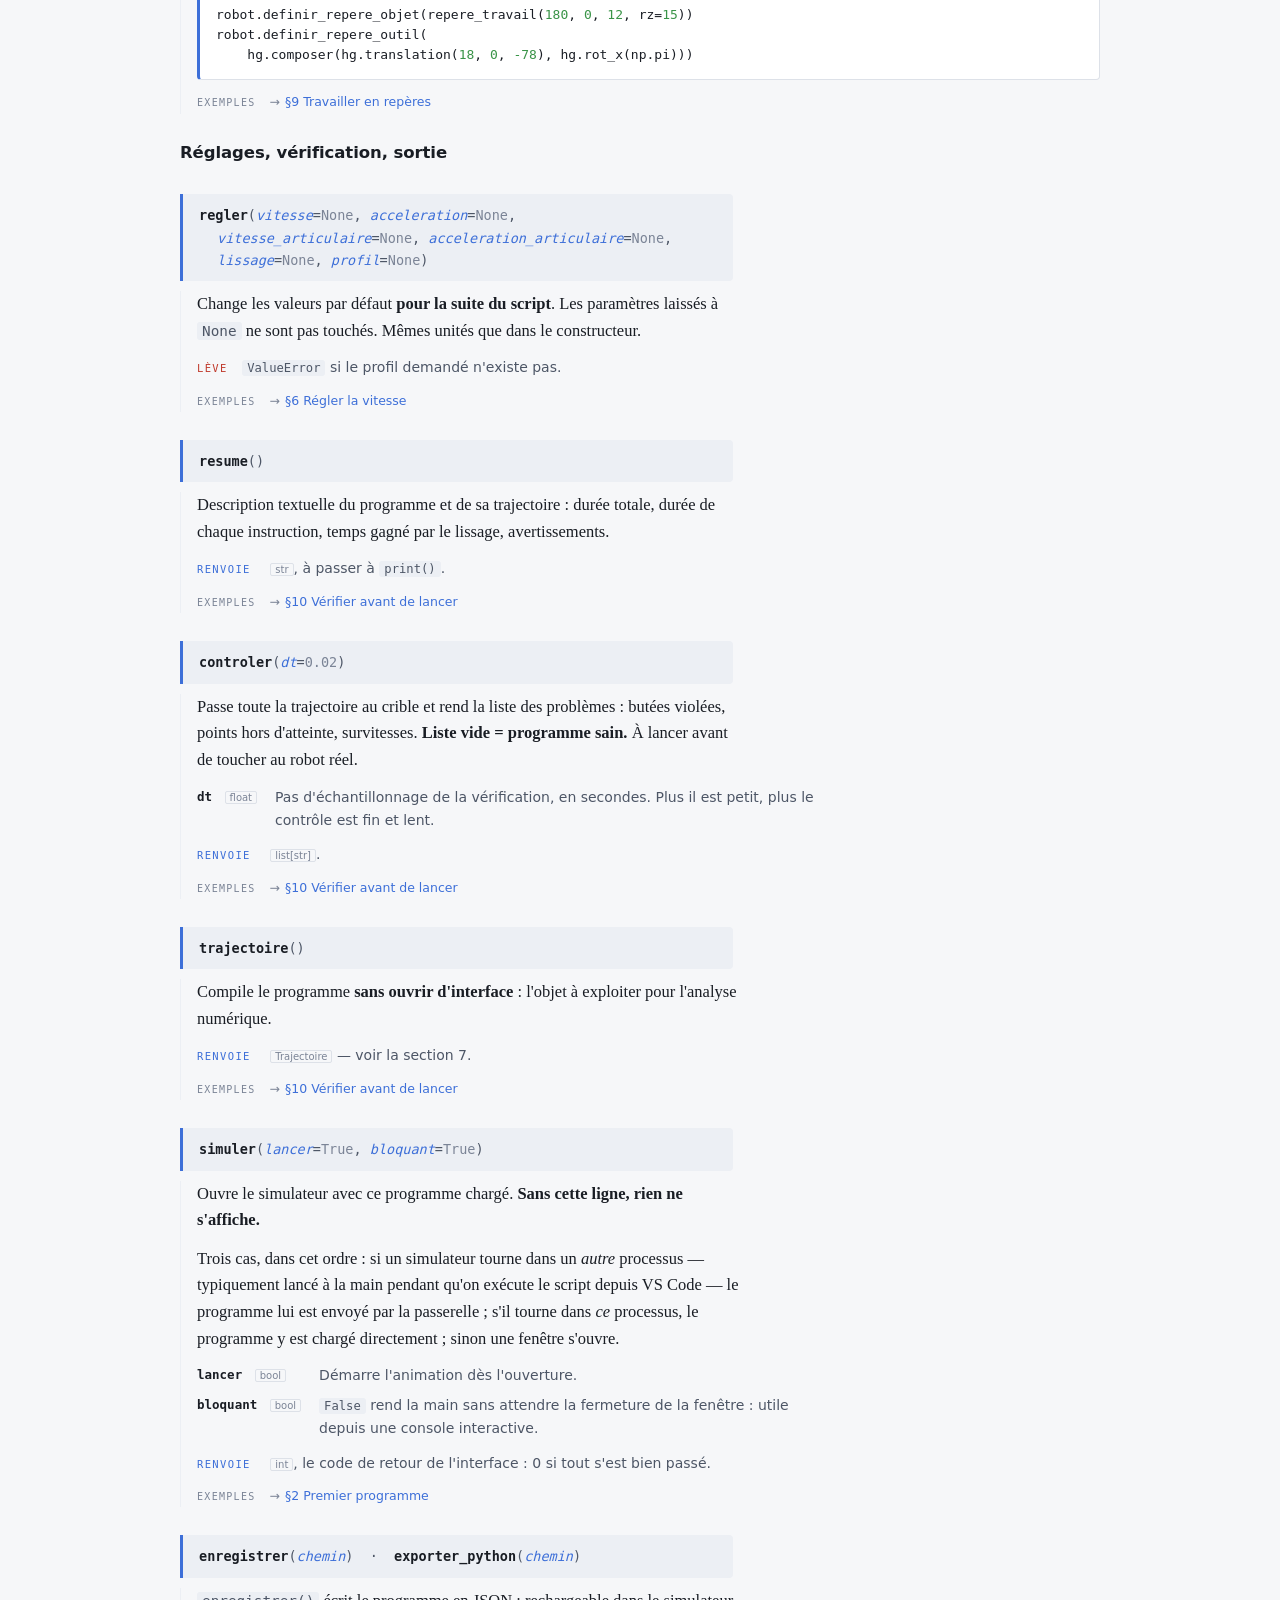
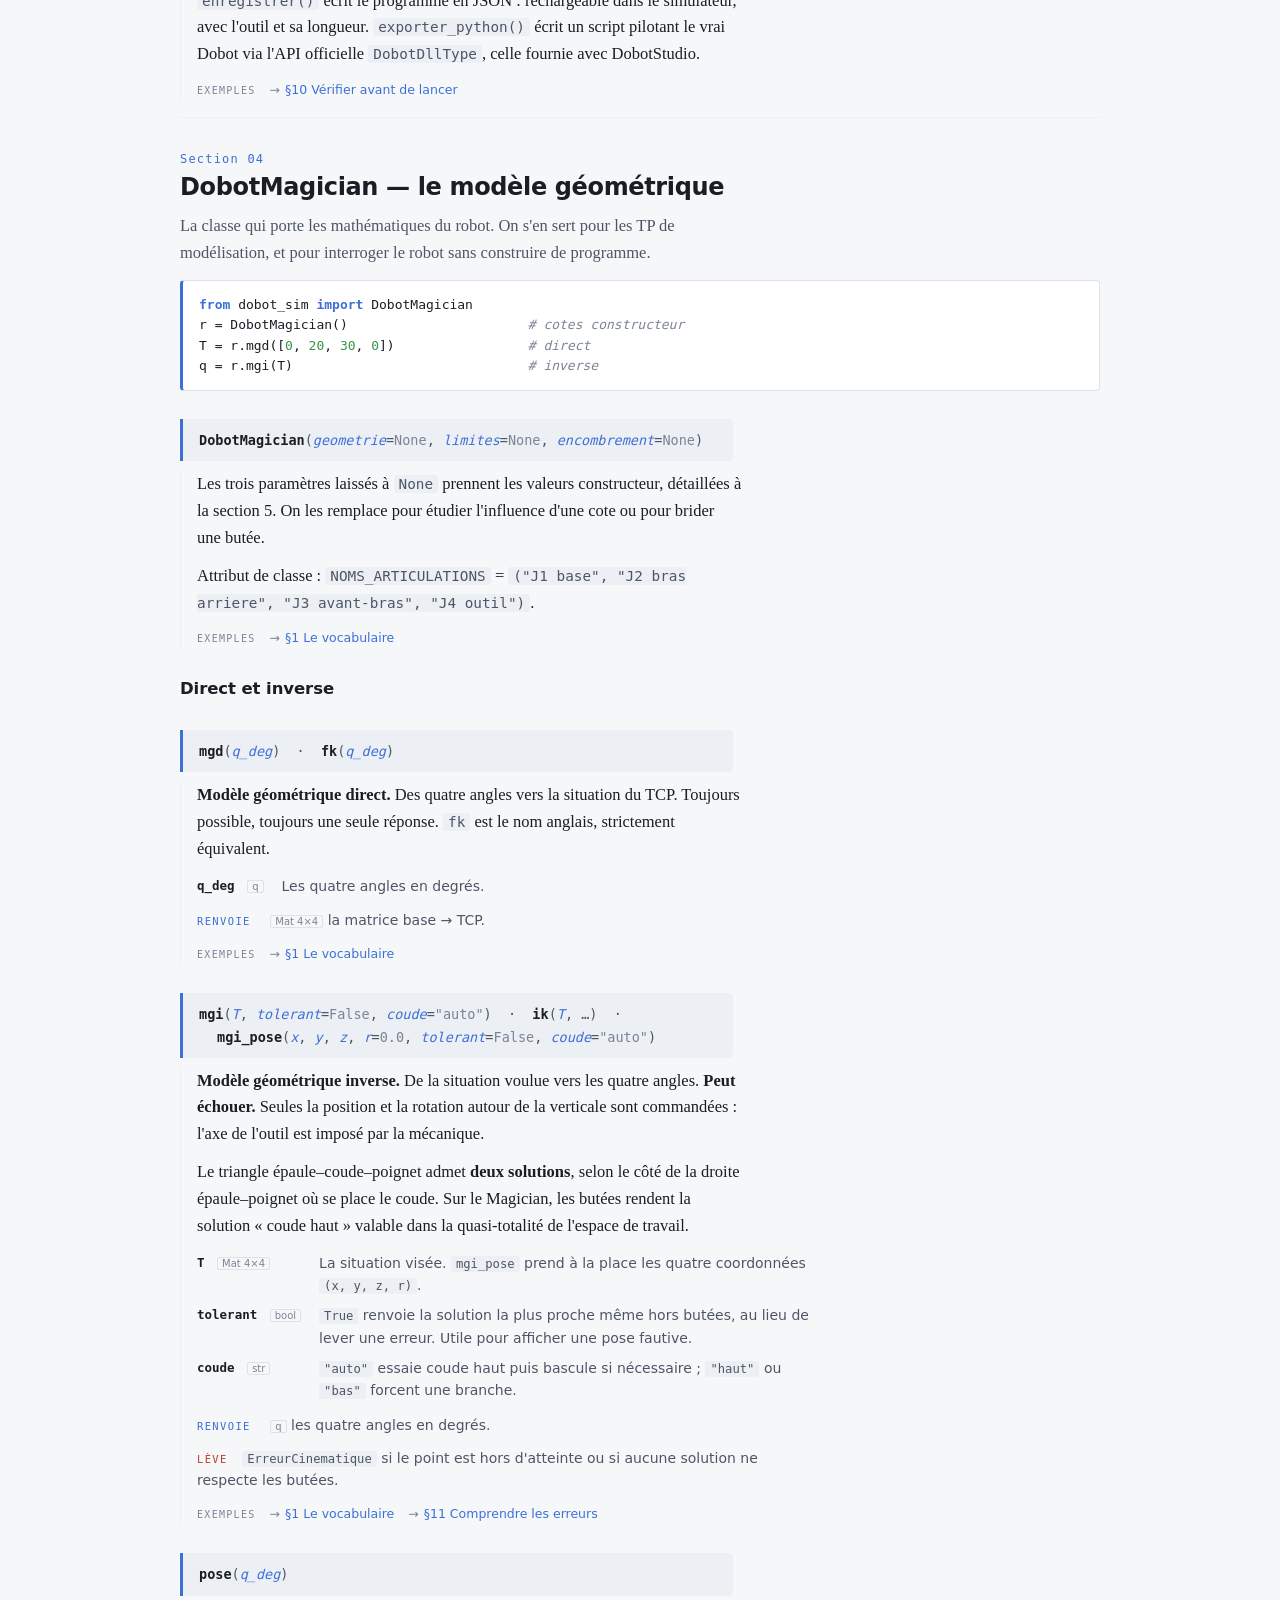
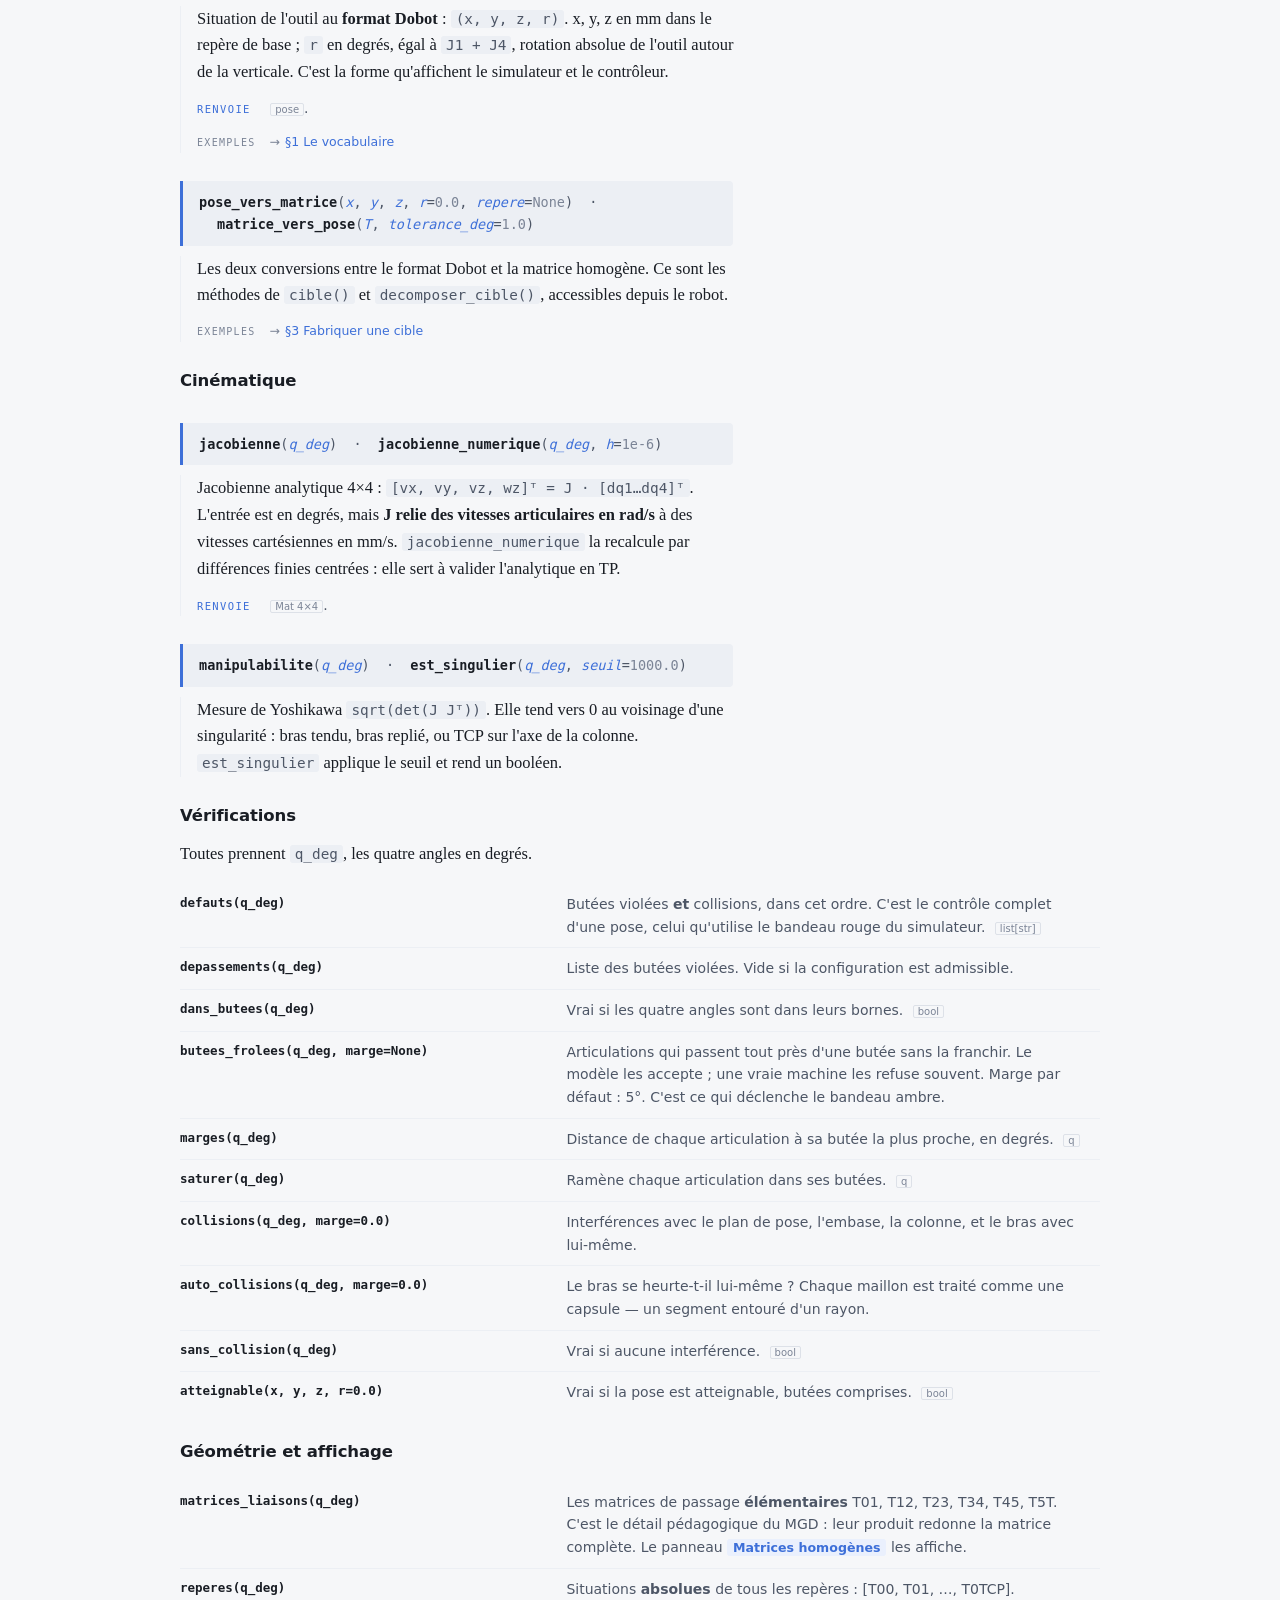
<file: fiches/fiche_api.html>
<!DOCTYPE html>
<html lang="fr">
<head>
<meta charset="utf-8">
<meta name="viewport" content="width=device-width, initial-scale=1">
<title>R&eacute;f&eacute;rence des commandes Dobot</title>
<style>

:root{
  --fond:#f6f7f9; --carte:#ffffff; --encre:#191d24; --encre2:#4d5666;
  --muet:#7b8496; --trait:#dde1e8; --trait2:#eceff4;
  --accent:#3d6fd8; --accent-doux:#eaf0fd;
  --axe-x:#c33f3f; --axe-y:#3a9448; --axe-z:#3d6fd8; --axe-r:#7c96d8;
  --ok:#4c8f60; --alerte:#b3781f; --faute:#c0392b;
  --ombre:0 1px 2px rgba(20,28,45,.06), 0 6px 18px rgba(20,28,45,.05);
  --serif:Georgia,"Iowan Old Style","Times New Roman",serif;
  --sans:"Segoe UI",system-ui,-apple-system,"Helvetica Neue",Arial,sans-serif;
  --mono:"Cascadia Mono",Consolas,"DejaVu Sans Mono",monospace;
}
@media (prefers-color-scheme:dark){
  :root:not([data-theme="light"]){
    --fond:#12151a; --carte:#181c23; --encre:#e7eaf0; --encre2:#b9c1cf;
    --muet:#8993a5; --trait:#2a303a; --trait2:#21262e;
    --accent:#7aa2f7; --accent-doux:#1b2330;
    --axe-x:#e06a6a; --axe-y:#66c077; --axe-z:#7aa2f7; --axe-r:#9db4ea;
    --ok:#6fbc86; --alerte:#d7a44a; --faute:#e0705f;
    --ombre:0 1px 2px rgba(0,0,0,.35), 0 6px 18px rgba(0,0,0,.28);
  }
}
:root[data-theme="dark"]{
  --fond:#12151a; --carte:#181c23; --encre:#e7eaf0; --encre2:#b9c1cf;
  --muet:#8993a5; --trait:#2a303a; --trait2:#21262e;
  --accent:#7aa2f7; --accent-doux:#1b2330;
  --axe-x:#e06a6a; --axe-y:#66c077; --axe-z:#7aa2f7; --axe-r:#9db4ea;
  --ok:#6fbc86; --alerte:#d7a44a; --faute:#e0705f;
  --ombre:0 1px 2px rgba(0,0,0,.35), 0 6px 18px rgba(0,0,0,.28);
}

*{box-sizing:border-box;}
html{scroll-behavior:smooth; scroll-padding-top:74px;}
body{
  margin:0; background:var(--fond); color:var(--encre);
  font-family:var(--serif); font-size:16.5px; line-height:1.62;
  padding-inline:16px; padding-block:0;
}
.page{max-width:920px; margin:0 auto;}

/* ---- en-tete ---- */
header.une{padding-block:44px 26px; border-bottom:3px double var(--trait);}
.surtitre{
  font-family:var(--mono); font-size:11.5px; letter-spacing:.16em;
  text-transform:uppercase; color:var(--accent); margin:0 0 12px;
}
h1{
  font-family:var(--sans); font-weight:650; letter-spacing:-.02em;
  font-size:clamp(28px,5.2vw,42px); line-height:1.12; margin:0 0 10px;
  text-wrap:balance;
}
.chapeau{margin:0; color:var(--encre2); font-size:17.5px; max-width:62ch;}
.jeu-fiches{
  margin-top:20px; font-family:var(--sans); font-size:13.5px;
  display:flex; flex-wrap:wrap; gap:10px; align-items:center;
}
.jeu-fiches a{
  color:var(--accent); text-decoration:none;
  border:1px solid var(--trait); border-radius:3px; padding:4px 10px;
  background:var(--carte);
}
.jeu-fiches a:hover{border-color:var(--accent);}
.jeu-fiches .ici{color:var(--muet); border-style:dashed; background:none;}

/* ---- sommaire ---- */
nav.sommaire{
  position:sticky; top:0; z-index:5; background:var(--fond);
  border-bottom:1px solid var(--trait); margin-bottom:8px;
  padding-block:10px; font-family:var(--sans); font-size:13px;
}
nav.sommaire ol{
  list-style:none; display:flex; flex-wrap:wrap; gap:6px 18px;
  margin:0; padding:0; counter-reset:s;
}
nav.sommaire a{color:var(--encre2); text-decoration:none; white-space:nowrap;}
nav.sommaire a::before{
  counter-increment:s; content:counter(s,decimal-leading-zero) " ";
  font-family:var(--mono); font-size:10.5px; color:var(--muet);
}
nav.sommaire a:hover{color:var(--accent);}

/* ---- sections ---- */
section{padding-block:34px 6px; border-top:1px solid var(--trait2);}
section:first-of-type{border-top:none;}
h2{
  font-family:var(--sans); font-weight:640; letter-spacing:-.015em;
  font-size:24px; line-height:1.2; margin:0 0 4px; text-wrap:balance;
}
h2 .num{
  font-family:var(--mono); font-size:12px; font-weight:400;
  color:var(--accent); letter-spacing:.1em; display:block; margin-bottom:6px;
}
h3{
  font-family:var(--sans); font-weight:620; font-size:16.5px;
  margin:26px 0 6px; letter-spacing:-.005em;
}
p{margin:.7em 0; max-width:68ch;}
.intro{color:var(--encre2); max-width:66ch;}
ul,ol.liste{max-width:66ch; padding-left:1.2em;}
li{margin:.3em 0;}
a{color:var(--accent);}

/* ---- jetons ---- */
.ui{
  font-family:var(--sans); font-size:.9em; font-weight:600;
  background:var(--accent-doux); color:var(--accent);
  border-radius:3px; padding:1px 6px; white-space:nowrap;
}
kbd{
  font-family:var(--mono); font-size:.82em; background:var(--carte);
  border:1px solid var(--trait); border-bottom-width:2px; border-radius:4px;
  padding:1px 6px; color:var(--encre2); white-space:nowrap;
}
code{font-family:var(--mono); font-size:.87em; color:var(--encre2);
  background:var(--trait2); border-radius:3px; padding:1px 5px;}
pre{
  font-family:var(--mono); font-size:13px; line-height:1.55;
  background:var(--carte); border:1px solid var(--trait); border-left:3px solid var(--accent);
  border-radius:4px; padding:14px 16px; overflow-x:auto; margin:14px 0;
  color:var(--encre);
}
pre code{background:none; padding:0; font-size:inherit; color:inherit;}
pre .c{color:var(--muet); font-style:italic;}
pre .k{color:var(--accent); font-weight:600;}
pre .n{color:var(--axe-y);}

/* ---- tableaux ---- */
.cadre{overflow-x:auto; margin:16px 0;}
table{border-collapse:collapse; width:100%; min-width:520px;
  font-family:var(--sans); font-size:14px;}
caption{
  text-align:left; font-family:var(--mono); font-size:11px;
  letter-spacing:.14em; text-transform:uppercase; color:var(--muet);
  padding-bottom:8px;
}
th{
  text-align:left; font-weight:620; font-size:11.5px; letter-spacing:.09em;
  text-transform:uppercase; color:var(--muet);
  border-bottom:1px solid var(--trait); padding:6px 12px 6px 0;
}
td{border-bottom:1px solid var(--trait2); padding:9px 12px 9px 0;
  vertical-align:top; color:var(--encre2);}
td:first-child{color:var(--encre); font-weight:560; white-space:nowrap;}
td.libre:first-child{white-space:normal;}
tr:last-child td{border-bottom:none;}
td .mono,th .mono{font-family:var(--mono); font-size:12.5px;}
td.num{font-variant-numeric:tabular-nums; white-space:nowrap;}

/* ---- encarts ---- */
.note{
  background:var(--carte); border:1px solid var(--trait); border-radius:5px;
  box-shadow:var(--ombre); padding:14px 18px; margin:18px 0; max-width:70ch;
}
.note p{margin:.4em 0;}
.note .etiquette{
  font-family:var(--mono); font-size:10.5px; letter-spacing:.14em;
  text-transform:uppercase; display:block; margin-bottom:5px;
}
.note.attention{border-left:3px solid var(--alerte);}
.note.attention .etiquette{color:var(--alerte);}
.note.piege{border-left:3px solid var(--faute);}
.note.piege .etiquette{color:var(--faute);}
.note.astuce{border-left:3px solid var(--ok);}
.note.astuce .etiquette{color:var(--ok);}

/* ---- axes colores ---- */
.ax{font-family:var(--mono); font-weight:700;}
.ax-x{color:var(--axe-x);} .ax-y{color:var(--axe-y);}
.ax-z{color:var(--axe-z);} .ax-r{color:var(--axe-r);}

footer{
  margin-top:40px; padding-block:22px 48px; border-top:3px double var(--trait);
  font-family:var(--sans); font-size:13px; color:var(--muet);
}

@media (max-width:560px){
  body{font-size:16px;}
  nav.sommaire{position:static;}
}
@media print{
  :root{--fond:#fff; --carte:#fff;}
  body{font-size:11pt;} nav.sommaire{display:none;}
  section{break-inside:auto; page-break-inside:auto;}
  h2,h3{break-after:avoid;} .note,pre,.cadre{break-inside:avoid;}
}
@media (prefers-reduced-motion:reduce){html{scroll-behavior:auto;}}

/* ---- entrees de reference ---- */
.api{margin:28px 0 10px;}
.api .sig{
  background:var(--trait2); border-left:3px solid var(--accent);
  border-radius:0 4px 4px 0; margin-bottom:10px; color:var(--encre2);
  font-family:var(--mono); font-size:13.5px; line-height:1.65;
  /* la signature s'ecrit en entier : elle passe a la ligne au lieu de
     defiler, avec un retrait pour que la suite se distingue du nom */
  padding:10px 16px 10px 34px; text-indent:-18px;
  white-space:normal; overflow-wrap:break-word;
}
.api .sig b{color:var(--encre); font-weight:700;}
.api .sig i{color:var(--accent); font-style:italic;}
.api .sig u{color:var(--muet); text-decoration:none;}
.api .corps{padding-left:16px; border-left:1px solid var(--trait2);}
.api .corps > p:first-child{margin-top:0;}
.api .corps p{max-width:66ch;}
dl.params{
  display:grid; grid-template-columns:max-content 1fr; gap:7px 18px;
  margin:12px 0; font-family:var(--sans); font-size:14px; max-width:70ch;
}
dl.params dt{
  font-family:var(--mono); font-size:12.5px; font-weight:600;
  color:var(--encre); white-space:nowrap; padding-top:1px;
}
dl.params dd{margin:0; color:var(--encre2);}
.ty{
  font-family:var(--sans); font-size:10px; font-weight:400; color:var(--muet);
  border:1px solid var(--trait); border-radius:2px; padding:0 4px; margin-left:5px;
  white-space:nowrap;
}
.rend{font-family:var(--sans); font-size:14px; color:var(--encre2);
  margin:10px 0; max-width:70ch;}
.rend > b{
  font-family:var(--mono); font-size:10.5px; letter-spacing:.13em;
  text-transform:uppercase; color:var(--accent); font-weight:400;
  margin-right:10px;
}
.rend.leve > b{color:var(--faute);}
.api pre{margin:12px 0 0;}

/* ---- listes compactes de fonctions ---- */
table.compacte td:first-child{
  font-family:var(--mono); font-size:12.5px; white-space:normal;
  color:var(--encre); font-weight:600; width:42%;
}
table.compacte td{vertical-align:top;}

/* ---- rappel de lecture ---- */
.legende{
  background:var(--carte); border:1px solid var(--trait); border-radius:5px;
  padding:6px 18px 18px; margin:18px 0; box-shadow:var(--ombre);
}
@media (max-width:620px){
  dl.params{grid-template-columns:1fr; gap:2px 0;}
  dl.params dd{margin:0 0 8px;}
  table.compacte td:first-child{width:auto;}
}
/* ---- matrices homogenes ---- */
.matrice{
  display:flex; align-items:center; gap:14px; flex-wrap:wrap;
  margin:16px 0; font-family:var(--mono); font-size:13px;
}
.matrice .etiq{font-style:italic; color:var(--encre2); font-size:14px;}
.matrice .grille{
  display:grid; grid-template-columns:repeat(4, minmax(0, auto));
  gap:5px 20px; padding:10px 16px; position:relative;
  font-variant-numeric:tabular-nums;
}
.matrice .grille::before,.matrice .grille::after{
  content:""; position:absolute; top:0; bottom:0; width:8px;
  border:2px solid var(--muet);
}
.matrice .grille::before{left:0; border-right:none;}
.matrice .grille::after{right:0; border-left:none;}
.matrice .grille span{text-align:right; white-space:nowrap; color:var(--encre2);}
.matrice .grille span.pos{color:var(--accent); font-weight:700;}
.matrice .grille span.bas{color:var(--muet);}
.legende-mat{
  font-family:var(--sans); font-size:13px; color:var(--muet);
  margin:-4px 0 18px; max-width:64ch;
}
@media (max-width:520px){
  .matrice{font-size:11.5px; gap:8px;}
  .matrice .grille{gap:4px 10px; padding:8px 12px;}
}
/* ---- renvois vers les exemples de la fiche 2 ---- */
.voir{
  font-family:var(--sans); font-size:12.5px; margin:12px 0 0;
  color:var(--muet); display:flex; flex-wrap:wrap; gap:4px 14px;
  align-items:baseline;
}
.voir .mot{
  font-family:var(--mono); font-size:10px; letter-spacing:.13em;
  text-transform:uppercase; color:var(--muet);
}
.voir a{
  color:var(--accent); text-decoration:none;
  border-bottom:1px solid transparent;
}
.voir a::before{content:"\2192"; margin-right:5px; color:var(--muet);}
.voir a:hover{border-bottom-color:var(--accent);}
</style>
</head>
<body>
<div class="page">

<header class="une">
  <p class="surtitre">Fiche 3 &nbsp;/&nbsp; Simulateur Dobot Magician</p>
  <h1>R&eacute;f&eacute;rence des commandes</h1>
  <p class="chapeau">La d&eacute;finition de chaque ligne de code&nbsp;: signature, r&ocirc;le,
  param&egrave;tres avec leur type et leur unit&eacute;, valeur renvoy&eacute;e. Une ressource &agrave;
  consulter, valable pour n'importe quelle activit&eacute;&nbsp;&mdash; on n'en lit jamais
  que l'entr&eacute;e dont on a besoin.</p>
  <p class="jeu-fiches">
    <a href="fiche_index.html">&larr; Index &mdash; programmation sous VS-Code</a>
    <a href="fiche_interface.html">&larr; Fiche 1 &mdash; l'interface</a>
    <a href="fiche_programmation.html">&larr; Fiche 2 &mdash; exemples de programmation</a>
    <span class="ici">Fiche 3 &mdash; r&eacute;f&eacute;rence</span>
    <a href="fiche_commande.html">Fiche 4 &mdash; commande temps r&eacute;el &rarr;</a>
  </p>
</header>

<nav class="sommaire" aria-label="Sommaire">
  <ol>
    <li><a href="#lire">Lire une entr&eacute;e</a></li>
    <li><a href="#cibles">Cibles et rep&egrave;res</a></li>
    <li><a href="#pilote">Pilote</a></li>
    <li><a href="#modele">DobotMagician</a></li>
    <li><a href="#parametres">Param&egrave;tres du mod&egrave;le</a></li>
    <li><a href="#programme">Programme, Instruction</a></li>
    <li><a href="#trajectoire">Trajectoire</a></li>
    <li><a href="#matrices">Matrices homog&egrave;nes</a></li>
    <li><a href="#outillage">Outils, E/S, profils</a></li>
    <li><a href="#index">Index</a></li>
  </ol>
</nav>

<!-- =============================================================== -->
<section id="lire">
  <h2><span class="num">Section 01</span>Lire une entr&eacute;e</h2>
  <p class="intro">Toutes les entr&eacute;es de cette fiche ont la m&ecirc;me forme.</p>

  <div class="legende">
    <div class="api">
      <p class="sig"><b>nom_de_la_commande</b>(<i>obligatoire</i>,
        <i>facultatif</i>=<u>valeur par d&eacute;faut</u>)</p>
      <div class="corps">
        <p>Ce que fait la commande, en une ou deux phrases.</p>
        <dl class="params">
          <dt>obligatoire <span class="ty">type</span></dt>
          <dd>Le r&ocirc;le du param&egrave;tre, son unit&eacute;, ce qu'il accepte.</dd>
          <dt>facultatif <span class="ty">type</span></dt>
          <dd>Idem&nbsp;; ce qui suit le signe <code>=</code> dans la signature est la
            valeur prise quand on ne donne rien.</dd>
        </dl>
        <p class="rend"><b>Renvoie</b> ce qu'on r&eacute;cup&egrave;re en retour.</p>
        <p class="rend leve"><b>L&egrave;ve</b> l'erreur signal&eacute;e quand la commande
          n'aboutit pas.</p>
      </div>
    </div>
  </div>

  <p>Sous la plupart des entr&eacute;es, une ligne <strong>Exemples</strong> renvoie
  vers la section de la <a href="fiche_programmation.html">fiche&nbsp;2</a> o&ugrave; la
  commande est mise en &oelig;uvre dans un programme complet. Cette fiche-ci dit ce
  que fait chaque commande&nbsp;; la fiche&nbsp;2 montre quand s'en servir.</p>

  <h3>Conventions</h3>
  <div class="cadre"><table>
    <tr><td>Longueurs</td><td>toujours en <strong>millim&egrave;tres</strong>.</td></tr>
    <tr><td>Angles</td><td>en <strong>degr&eacute;s</strong> dans tout ce qui touche au
      robot (<code>cible</code>, <code>mgd</code>, <code>mgi</code>, les but&eacute;es)&nbsp;;
      en <strong>radians</strong> dans le module de calcul matriciel
      (<code>rot_x</code>, <code>rot_y</code>, <code>rot_z</code>). C'est la source
      d'erreur num&eacute;ro un.</td></tr>
    <tr><td><span class="ty">Mat 4&times;4</span></td><td>une matrice homog&egrave;ne, tableau
      NumPy de forme (4,&nbsp;4).</td></tr>
    <tr><td><span class="ty">pose</span></td><td>un tableau de 4 nombres
      <code>(x, y, z, r)</code>&nbsp;: mm, mm, mm, degr&eacute;s.</td></tr>
    <tr><td><span class="ty">q</span></td><td>un tableau de 4 angles
      <code>[J1, J2, J3, J4]</code> en degr&eacute;s.</td></tr>
    <tr><td>Cha&icirc;nage</td><td>les commandes de <code>Pilote</code> renvoient le pilote
      lui-m&ecirc;me&nbsp;: elles s'encha&icirc;nent si on le souhaite.</td></tr>
  </table></div>

  <h3>Toute cible, tout rep&egrave;re est une matrice 4&times;4</h3>
  <p>C'est la forme unique sous laquelle ce simulateur exprime une
  <strong>situation</strong> &mdash; une position accompagn&eacute;e d'une orientation.
  Les coordonn&eacute;es <code>(x, y, z, r)</code> n'en sont qu'une &eacute;criture abr&eacute;g&eacute;e,
  possible seulement parce que la m&eacute;canique du Magician impose l'orientation de
  l'outil.</p>

  <!-- memo:matrice-a-la-main -->
  <h3>&Eacute;crire une matrice &agrave; la main</h3>
  <p>Les fabriques <code>cible()</code> et <code>repere_travail()</code> ne font
  qu'assembler des nombres dans un tableau&nbsp;: rien n'emp&ecirc;che de l'&eacute;crire
  directement, et c'est souvent plus clair pour poser une convention.</p>
<pre><code><span class="c"># un REPERE DE TRAVAIL : axe z vers le HAUT, rotation = identite</span>
MAGASIN = np.array([[<span class="n">1</span>, <span class="n">0</span>, <span class="n">0</span>, <span class="n">215</span>],
                    [<span class="n">0</span>, <span class="n">1</span>, <span class="n">0</span>, <span class="n">-95</span>],
                    [<span class="n">0</span>, <span class="n">0</span>, <span class="n">1</span>,  <span class="n">25</span>],
                    [<span class="n">0</span>, <span class="n">0</span>, <span class="n">0</span>,   <span class="n">1</span>]], dtype=float)

<span class="c"># une CIBLE au meme endroit : axe z retourne vers le BAS</span>
PRISE = np.array([[<span class="n">1</span>,  <span class="n">0</span>,  <span class="n">0</span>, <span class="n">215</span>],
                  [<span class="n">0</span>, <span class="n">-1</span>,  <span class="n">0</span>, <span class="n">-95</span>],
                  [<span class="n">0</span>,  <span class="n">0</span>, <span class="n">-1</span>,  <span class="n">25</span>],
                  [<span class="n">0</span>,  <span class="n">0</span>,  <span class="n">0</span>,   <span class="n">1</span>]], dtype=float)

<span class="c"># un REPERE OUTIL : de l'axe de rotation a la pointe, z vers le BAS</span>
OUTIL = np.array([[<span class="n">1</span>,  <span class="n">0</span>,  <span class="n">0</span>,    <span class="n">0</span>],
                  [<span class="n">0</span>, <span class="n">-1</span>,  <span class="n">0</span>,    <span class="n">0</span>],
                  [<span class="n">0</span>,  <span class="n">0</span>, <span class="n">-1</span>, <span class="n">-79.3</span>],
                  [<span class="n">0</span>,  <span class="n">0</span>,  <span class="n">0</span>,    <span class="n">1</span>]], dtype=float)</code></pre>
  <p>Deux matrices suffisent ensuite &agrave; tout composer&nbsp;: le retournement
  <code>Rx(180&deg;)</code>, qui fait d'un rep&egrave;re une cible, et une translation
  pure. L'op&eacute;rateur de composition est <code>@</code>&nbsp;; post-multiplier,
  c'est se d&eacute;placer dans le rep&egrave;re de l'<strong>outil</strong>,
  pr&eacute;-multiplier dans celui de la <strong>base</strong>.</p>
  <!-- /memo:matrice-a-la-main -->
  <div class="matrice">
    <span class="etiq">T&nbsp;=</span>
    <div class="grille">
      <span>r&#8321;&#8321;</span><span>r&#8321;&#8322;</span><span>r&#8321;&#8323;</span><span class="pos">p<sub>x</sub></span>
      <span>r&#8322;&#8321;</span><span>r&#8322;&#8322;</span><span>r&#8322;&#8323;</span><span class="pos">p<sub>y</sub></span>
      <span>r&#8323;&#8321;</span><span>r&#8323;&#8322;</span><span>r&#8323;&#8323;</span><span class="pos">p<sub>z</sub></span>
      <span class="bas">0</span><span class="bas">0</span><span class="bas">0</span><span class="bas">1</span>
    </div>
  </div>
  <p class="legende-mat">La sous-matrice 3&times;3 en haut &agrave; gauche est la
  <strong>rotation</strong>&nbsp;; la derni&egrave;re colonne est la <strong>position</strong>,
  en millim&egrave;tres. La derni&egrave;re ligne vaut toujours (0,&nbsp;0,&nbsp;0,&nbsp;1).</p>

  <h3>Les imports</h3>
<pre><code><span class="k">from</span> dobot_sim <span class="k">import</span> Pilote, cible, repere_travail
<span class="k">from</span> dobot_sim <span class="k">import</span> DobotMagician, Programme, Instruction, Trajectoire
<span class="k">from</span> dobot_sim <span class="k">import</span> homogeneous <span class="k">as</span> hg
<span class="k">from</span> dobot_sim <span class="k">import</span> outils, es</code></pre>
  <p>Pour l'&eacute;criture d'un programme, seule la premi&egrave;re ligne est n&eacute;cessaire.</p>
</section>

<!-- =============================================================== -->
<section id="cibles">
  <h2><span class="num">Section 02</span>Fabriquer des cibles et des rep&egrave;res</h2>
  <p class="intro">Ces fonctions ne pilotent rien&nbsp;: elles construisent les
  matrices homog&egrave;nes que l'on passe ensuite aux commandes de mouvement.</p>

  <div class="api" id="f-cible">
    <p class="sig"><b>cible</b>(<i>x</i>=<u>0.0</u>, <i>y</i>=<u>0.0</u>,
      <i>z</i>=<u>0.0</u>, <i>rz</i>=<u>0.0</u>, <i>repere</i>=<u>None</u>)</p>
    <div class="corps">
      <p>Construit la situation d'une cible OUTIL. Le produit calcul&eacute; est
      <code>Trans(x, y, z) &middot; Rz(rz) &middot; Rx(180&deg;)</code>&nbsp;: le
      <code>Rx(180&deg;)</code> retourne l'axe z, qui pointe donc <strong>vers le
      bas</strong>, dans la direction d'approche de la pi&egrave;ce.</p>
      <div class="matrice">
        <span class="etiq">T&nbsp;=</span>
        <div class="grille">
          <span>cos&nbsp;rz</span><span>sin&nbsp;rz</span><span>0</span><span class="pos">x</span>
          <span>sin&nbsp;rz</span><span>&minus;cos&nbsp;rz</span><span>0</span><span class="pos">y</span>
          <span>0</span><span>0</span><span>&minus;1</span><span class="pos">z</span>
          <span class="bas">0</span><span class="bas">0</span><span class="bas">0</span><span class="bas">1</span>
        </div>
      </div>
      <p class="legende-mat">Les angles sont en degr&eacute;s. La troisi&egrave;me colonne
      vaut (0,&nbsp;0,&nbsp;&minus;1)&nbsp;: c'est l'axe de l'outil, dirig&eacute; vers le
      bas.</p>
      <dl class="params">
        <dt>x, y, z <span class="ty">float</span></dt>
        <dd>Position du TCP, en mm. <code>x</code> vers l'avant, <code>y</code> vers
          la gauche, <code>z</code> vers le haut.</dd>
        <dt>rz <span class="ty">float</span></dt>
        <dd>Orientation de l'outil autour de la verticale, en <strong>degr&eacute;s</strong>.</dd>
        <dt>repere <span class="ty">Mat 4&times;4</span></dt>
        <dd>Rep&egrave;re dans lequel x, y, z, rz sont exprim&eacute;s. Par d&eacute;faut, le rep&egrave;re
          de base.</dd>
      </dl>
      <p class="rend"><b>Renvoie</b> <span class="ty">Mat 4&times;4</span> la situation
        absolue de la cible.</p>
      <p class="rend leve"><b>L&egrave;ve</b> <code>TypeError</code> si on lui passe une
        matrice&nbsp;: une matrice <em>est</em> d&eacute;j&agrave; une cible, elle se donne
        directement &agrave; <code>movj</code> / <code>movl</code>, ou se pr&eacute;-multiplie
        par un rep&egrave;re (<code>REPERE @ T</code>).</p>
<pre><code>PRISE = cible(<span class="n">220</span>, <span class="n">-60</span>, <span class="n">25</span>)
CASE  = cible(<span class="n">0</span>, <span class="n">48</span>, <span class="n">0</span>, rz=<span class="n">15</span>, repere=PALETTE)</code></pre>
      <div class="matrice">
        <span class="etiq">PRISE&nbsp;=</span>
        <div class="grille">
          <span>1</span><span>0</span><span>0</span><span class="pos">220</span>
          <span>0</span><span>&minus;1</span><span>0</span><span class="pos">&minus;60</span>
          <span>0</span><span>0</span><span>&minus;1</span><span class="pos">25</span>
          <span class="bas">0</span><span class="bas">0</span><span class="bas">0</span><span class="bas">1</span>
        </div>
      </div>
      <p class="voir"><span class="mot">Exemples</span> <a href="fiche_programmation.html#cible">&sect;3 Fabriquer une cible</a></p>
    </div>
  </div>

  <div class="api" id="f-repere-travail">
    <p class="sig"><b>repere_travail</b>(<i>x</i>=<u>0.0</u>, <i>y</i>=<u>0.0</u>,
      <i>z</i>=<u>0.0</u>, <i>rz</i>=<u>0.0</u>)</p>
    <div class="corps">
      <p>Pose un rep&egrave;re sur la table, <strong>axe z vers le haut</strong>&nbsp;:
      <code>Trans(x, y, z) &middot; Rz(rz)</code>. Sert &agrave; exprimer des cibles en
      coordonn&eacute;es locales&nbsp;: un magasin, une palette, un gabarit.</p>
      <dl class="params">
        <dt>x, y, z <span class="ty">float</span></dt>
        <dd>Origine du rep&egrave;re dans le rep&egrave;re de base, en mm.</dd>
        <dt>rz <span class="ty">float</span></dt>
        <dd>Orientation du rep&egrave;re autour de la verticale, en degr&eacute;s.</dd>
      </dl>
      <div class="matrice">
        <span class="etiq">R&nbsp;=</span>
        <div class="grille">
          <span>cos&nbsp;rz</span><span>&minus;sin&nbsp;rz</span><span>0</span><span class="pos">x</span>
          <span>sin&nbsp;rz</span><span>cos&nbsp;rz</span><span>0</span><span class="pos">y</span>
          <span>0</span><span>0</span><span>1</span><span class="pos">z</span>
          <span class="bas">0</span><span class="bas">0</span><span class="bas">0</span><span class="bas">1</span>
        </div>
      </div>
      <p class="legende-mat">Aucun retournement ici&nbsp;: la troisi&egrave;me colonne
      vaut (0,&nbsp;0,&nbsp;1), l'axe z du rep&egrave;re pointe vers le <strong>haut</strong>.
      C'est toute la diff&eacute;rence avec <code>cible()</code>.</p>
      <p class="rend"><b>Renvoie</b> <span class="ty">Mat 4&times;4</span>.</p>
<pre><code>PALETTE = repere_travail(<span class="n">215</span>, <span class="n">75</span>, <span class="n">25</span>, rz=<span class="n">20</span>)</code></pre>
      <div class="matrice">
        <span class="etiq">PALETTE&nbsp;=</span>
        <div class="grille">
          <span>0,9397</span><span>&minus;0,3420</span><span>0</span><span class="pos">215</span>
          <span>0,3420</span><span>0,9397</span><span>0</span><span class="pos">75</span>
          <span>0</span><span>0</span><span>1</span><span class="pos">25</span>
          <span class="bas">0</span><span class="bas">0</span><span class="bas">0</span><span class="bas">1</span>
        </div>
      </div>
      <p class="voir"><span class="mot">Exemples</span> <a href="fiche_programmation.html#reperes">&sect;9 Travailler en rep&egrave;res</a></p>
    </div>
  </div>

  <div class="api" id="f-decomposer">
    <p class="sig"><b>decomposer_cible</b>(<i>T</i>, <i>tolerance_deg</i>=<u>1.0</u>)</p>
    <div class="corps">
      <p>Op&eacute;ration inverse de <code>cible()</code>&nbsp;: extrait
      <code>(x, y, z, r)</code> d'une matrice, <strong>en v&eacute;rifiant que la pose est
      faisable</strong>. Le parall&eacute;logramme du Magician impose un axe d'outil
      vertical dirig&eacute; vers le bas&nbsp;; une cible qui ne respecte pas cette
      contrainte est rejet&eacute;e plut&ocirc;t que silencieusement projet&eacute;e.</p>
      <dl class="params">
        <dt>T <span class="ty">Mat 4&times;4</span></dt>
        <dd>La situation &agrave; d&eacute;composer.</dd>
        <dt>tolerance_deg <span class="ty">float</span></dt>
        <dd>&Eacute;cart angulaire tol&eacute;r&eacute; entre l'axe de l'outil et la verticale
          descendante, en degr&eacute;s.</dd>
      </dl>
      <p class="rend"><b>Renvoie</b> <span class="ty">pose</span>
        <code>(x, y, z, r)</code>.</p>
      <p class="rend leve"><b>L&egrave;ve</b> <code>ErreurCinematique</code> si la matrice
        n'est pas homog&egrave;ne, ou si l'axe de l'outil s'&eacute;carte trop de la verticale.</p>
      <p class="voir"><span class="mot">Exemples</span> <a href="fiche_programmation.html#cible">&sect;3 Fabriquer une cible</a> <a href="fiche_programmation.html#erreurs">&sect;11 Comprendre les erreurs</a></p>
    </div>
  </div>

  <div class="api" id="f-xyzrpy">
    <p class="sig"><b>vers_xyzrpy</b>(<i>T</i>) &nbsp;&middot;&nbsp;
      <b>depuis_xyzrpy</b>(<i>x</i>=<u>0.0</u>, <i>y</i>=<u>0.0</u>, <i>z</i>=<u>0.0</u>,
      <i>rx</i>=<u>0.0</u>, <i>ry</i>=<u>0.0</u>, <i>rz</i>=<u>0.0</u>)</p>
    <div class="corps">
      <p>Conversion entre matrice et la forme d'affichage usuelle en robotique
      industrielle, <code>(X, Y, Z, Rx, Ry, Rz)</code> en millim&egrave;tres et degr&eacute;s.
      C'est la notation qu'utilisent les champs de saisie du simulateur.</p>
      <p class="rend"><b>Renvoie</b> les six valeurs, ou la matrice correspondante.</p>
    </div>
  </div>

  <div class="api" id="f-verifier">
    <p class="sig"><b>verifier_repere_outil</b>(<i>T</i>, <i>tolerance_deg</i>=<u>1.0</u>)
      &nbsp;&middot;&nbsp;
      <b>verifier_repere_objet</b>(<i>T</i>, <i>tolerance_deg</i>=<u>1.0</u>)</p>
    <div class="corps">
      <p>Valident un rep&egrave;re avant de l'installer. Le rep&egrave;re <strong>outil</strong>
      va de l'axe de rotation de l'outil &agrave; sa pointe&nbsp;; le rep&egrave;re
      <strong>objet</strong> va de la base au plan de travail, axe z vers le haut.</p>
      <p class="rend"><b>Renvoie</b> les composantes du rep&egrave;re, en mm et degr&eacute;s.</p>
      <p class="rend leve"><b>L&egrave;ve</b> <code>ErreurCinematique</code> si le rep&egrave;re
        est incompatible avec la m&eacute;canique du robot.</p>
      <p class="voir"><span class="mot">Exemples</span> <a href="fiche_programmation.html#reperes">&sect;9 Travailler en rep&egrave;res</a></p>
    </div>
  </div>
</section>

<!-- =============================================================== -->
<section id="pilote">
  <h2><span class="num">Section 03</span>Pilote &mdash; &eacute;crire un programme</h2>
  <p class="intro">C'est la classe que l'on utilise dans 95&nbsp;% des cas. Elle
  construit le programme au fil du script&nbsp;; chaque commande ajoute une ligne.</p>

  <h3>Construire le pilote</h3>
  <div class="api" id="p-init">
    <p class="sig"><b>Pilote</b>(<i>robot</i>=<u>None</u>, <i>nom</i>=<u>"script"</u>,
      <i>vitesse</i>=<u>None</u>, <i>acceleration</i>=<u>None</u>,
      <i>vitesse_articulaire</i>=<u>None</u>,
      <i>acceleration_articulaire</i>=<u>None</u>, <i>lissage</i>=<u>0.0</u>,
      <i>profil</i>=<u>"polynome5"</u>, <i>depart</i>=<u>None</u>,
      <i>outil</i>=<u>"ventouse"</u>)</p>
    <div class="corps">
      <p>Les r&eacute;glages pass&eacute;s ici servent de <strong>valeurs par d&eacute;faut</strong> &agrave;
      toutes les instructions&nbsp;; chaque commande peut les red&eacute;finir localement.</p>
      <dl class="params">
        <dt>robot <span class="ty">DobotMagician</span></dt>
        <dd>Mod&egrave;le &agrave; utiliser. Par d&eacute;faut, un Magician aux cotes constructeur.</dd>
        <dt>nom <span class="ty">str</span></dt>
        <dd>Titre du programme, affich&eacute; dans le simulateur.</dd>
        <dt>vitesse <span class="ty">float</span></dt>
        <dd>Vitesse par d&eacute;faut des mouvements <strong>cart&eacute;siens</strong> (MOVL,
          MOVC), en <strong>mm/s</strong>. Laiss&eacute;e &agrave; <code>None</code>, elle vaut
          120.</dd>
        <dt>acceleration <span class="ty">float</span></dt>
        <dd>Idem en mm/s&sup2;. Par d&eacute;faut 500.</dd>
        <dt>vitesse_articulaire <span class="ty">float</span></dt>
        <dd>Vitesse par d&eacute;faut des mouvements <strong>articulaires</strong> (MOVJ), en
          <strong>deg/s</strong>. Par d&eacute;faut 90. Les deux jeux sont s&eacute;par&eacute;s parce
          que 140&nbsp;mm/s et 140&nbsp;deg/s n'ont rien de comparable.</dd>
        <dt>acceleration_articulaire <span class="ty">float</span></dt>
        <dd>Idem en deg/s&sup2;. Par d&eacute;faut 300.</dd>
        <dt>lissage <span class="ty">float</span></dt>
        <dd>Arrondi par d&eacute;faut des raccords, en pourcentage, de 0 &agrave; 100.</dd>
        <dt>profil <span class="ty">str</span></dt>
        <dd>Loi horaire par d&eacute;faut&nbsp;: <code>"lineaire"</code>,
          <code>"trapeze"</code>, <code>"polynome5"</code>, <code>"sinus"</code>.</dd>
        <dt>depart <span class="ty">q</span></dt>
        <dd>Configuration articulaire de d&eacute;part. Par d&eacute;faut la position de repos
          <code>(0, 15, 30, 0)&nbsp;&deg;</code>.</dd>
        <dt>outil <span class="ty">str</span></dt>
        <dd>Outil mont&eacute;&nbsp;: <code>"aucun"</code>, <code>"ventouse"</code>,
          <code>"pince"</code>, <code>"stylo"</code>, <code>"laser"</code>.</dd>
      </dl>
      <p class="voir"><span class="mot">Exemples</span> <a href="fiche_programmation.html#premier">&sect;2 Premier programme</a> <a href="fiche_programmation.html#temps">&sect;6 R&eacute;gler la vitesse</a></p>
    </div>
  </div>

  <h3>Les mouvements</h3>
  <div class="api" id="p-movj">
    <p class="sig"><b>movj</b>(<i>T</i>=<u>None</u>, *, <i>x</i>=<u>None</u>,
      <i>y</i>=<u>None</u>, <i>z</i>=<u>None</u>, <i>r</i>=<u>None</u>,
      <i>repere</i>=<u>None</u>, <i>q</i>=<u>None</u>, <i>duree</i>=<u>None</u>,
      <i>vitesse</i>=<u>None</u>, <i>acceleration</i>=<u>None</u>,
      <i>lissage</i>=<u>None</u>, <i>profil</i>=<u>None</u>,
      <i>commentaire</i>=<u>""</u>)</p>
    <div class="corps">
      <p><strong>Mouvement articulaire.</strong> Les quatre angles sont interpol&eacute;s
      simultan&eacute;ment&nbsp;: le chemin du TCP dans l'espace n'est pas rectiligne, mais
      le mouvement est rapide et ne traverse jamais de singularit&eacute; du MGI. &Agrave;
      utiliser pour les grands d&eacute;placements &agrave; vide. <strong>Vitesse et
      acc&eacute;l&eacute;ration sont en deg/s et deg/s&sup2;.</strong></p>
      <dl class="params">
        <dt>T <span class="ty">Mat 4&times;4</span> <span class="ty">ou 3&ndash;4 coord.</span></dt>
        <dd>La cible. Seul param&egrave;tre positionnel&nbsp;: il se donne sans nom, en
          premier.</dd>
        <dt>x, y, z, r <span class="ty">float</span></dt>
        <dd>Surchargent la cible composante par composante. Celles qu'on omet
          <strong>gardent la valeur de l'instruction pr&eacute;c&eacute;dente</strong>, ce qui
          permet d'&eacute;crire <code>movl(z=25)</code> pour une descente verticale.</dd>
        <dt>repere <span class="ty">str</span></dt>
        <dd><code>"base"</code> (d&eacute;faut) ou <code>"objet"</code>&nbsp;: rep&egrave;re dans
          lequel les coordonn&eacute;es sont lues.</dd>
        <dt>q <span class="ty">q</span></dt>
        <dd>Configuration articulaire impos&eacute;e, <code>[J1, J2, J3, J4]</code> en
          degr&eacute;s. Court-circuite le MGI&nbsp;: aucune cible cart&eacute;sienne n'est
          calcul&eacute;e. Propre &agrave; <code>movj</code>.</dd>
        <dt>duree <span class="ty">float</span></dt>
        <dd>Dur&eacute;e impos&eacute;e, en secondes. <strong>La donner change le mode</strong>&nbsp;:
          la dur&eacute;e n'est plus calcul&eacute;e &agrave; partir de la vitesse.</dd>
        <dt>vitesse <span class="ty">float</span></dt>
        <dd>Vitesse maximale, en deg/s pour un MOVJ.</dd>
        <dt>acceleration <span class="ty">float</span></dt>
        <dd>Acc&eacute;l&eacute;ration maximale, en deg/s&sup2;.</dd>
        <dt>lissage <span class="ty">float</span></dt>
        <dd>Arrondi du raccord <strong>avec l'instruction suivante</strong>, de 0 &agrave;
          100&nbsp;%. 0 = point d'arr&ecirc;t exact&nbsp;; au-del&agrave;, le point de passage
          n'est plus atteint exactement.</dd>
        <dt>profil <span class="ty">str</span></dt>
        <dd>Loi horaire de ce mouvement.</dd>
        <dt>commentaire <span class="ty">str</span></dt>
        <dd>Texte affich&eacute; sur la ligne dans le simulateur.</dd>
      </dl>
      <p class="rend"><b>Renvoie</b> le pilote, pour cha&icirc;ner.</p>
<pre><code>robot.movj(PRISE @ HAUT)             <span class="c"># cible = matrice</span>
robot.movj(x=<span class="n">220</span>, y=<span class="n">-90</span>, z=<span class="n">60</span>)        <span class="c"># coordonnees directes</span>
robot.movj(q=[<span class="n">0</span>, <span class="n">15</span>, <span class="n">30</span>, <span class="n">0</span>])         <span class="c"># configuration articulaire</span></code></pre>
      <p class="voir"><span class="mot">Exemples</span> <a href="fiche_programmation.html#mouvements">&sect;4 Les trois mouvements</a> <a href="fiche_programmation.html#temps">&sect;6 R&eacute;gler la vitesse</a></p>
    </div>
  </div>

  <div class="api" id="p-movl">
    <p class="sig"><b>movl</b>(<i>T</i>=<u>None</u>, *, <i>x</i>, <i>y</i>, <i>z</i>,
      <i>r</i>, <i>repere</i>, <i>duree</i>, <i>vitesse</i>, <i>acceleration</i>,
      <i>lissage</i>, <i>profil</i>, <i>commentaire</i>)</p>
    <div class="corps">
      <p><strong>Mouvement cart&eacute;sien rectiligne&nbsp;: le TCP suit une droite.</strong>
      &Agrave; utiliser pour approcher, descendre sur une pi&egrave;ce, remonter, suivre une
      ar&ecirc;te. M&ecirc;mes param&egrave;tres que <code>movj</code>, sauf <code>q</code> qui n'a
      pas de sens ici. <strong>Vitesse et acc&eacute;l&eacute;ration sont en mm/s et
      mm/s&sup2;.</strong></p>
      <div class="note attention">
        <span class="etiquette">Le MOVL trop long</span>
        <p>Entre deux points &eacute;loign&eacute;s, la droite peut sortir de l'espace atteignable
        alors que ses deux extr&eacute;mit&eacute;s sont bonnes. C'est la cause num&eacute;ro un des
        &laquo;&nbsp;point hors d'atteinte&nbsp;&raquo; en milieu de segment. Rem&egrave;de&nbsp;:
        un MOVJ, ou couper le trajet en deux.</p>
      </div>
<pre><code>robot.movl(PRISE, vitesse=<span class="n">40</span>)
robot.movl(PRISE, z=<span class="n">40</span>)             <span class="c"># matrice, avec z force</span>
robot.movl(z=<span class="n">25</span>)                    <span class="c"># descente verticale</span></code></pre>
      <p class="voir"><span class="mot">Exemples</span> <a href="fiche_programmation.html#mouvements">&sect;4 Les trois mouvements</a> <a href="fiche_programmation.html#lissage">&sect;7 Le lissage</a></p>
    </div>
  </div>

  <div class="api" id="p-movc">
    <p class="sig"><b>movc</b>(<i>via</i>, <i>T</i>=<u>None</u>, *, <i>x</i>, <i>y</i>,
      <i>z</i>, <i>r</i>, <i>repere</i>, <i>duree</i>, <i>vitesse</i>,
      <i>acceleration</i>, <i>lissage</i>, <i>profil</i>, <i>commentaire</i>)</p>
    <div class="corps">
      <p><strong>Mouvement cart&eacute;sien circulaire&nbsp;:</strong> arc passant par
      <code>via</code>. Trois points d&eacute;finissent l'arc&nbsp;: la position de d&eacute;part,
      le point de passage et la cible.</p>
      <dl class="params">
        <dt>via <span class="ty">Mat 4&times;4</span> <span class="ty">ou 3&ndash;4 coord.</span></dt>
        <dd>Le point de passage. <strong>Obligatoire</strong>, et donn&eacute; en premier.
          Il n'est qu'un passage&nbsp;: il ne devient pas la nouvelle position
          courante.</dd>
        <dt>T <span class="ty">Mat 4&times;4</span></dt>
        <dd>La cible finale.</dd>
      </dl>
      <p>Les autres param&egrave;tres sont ceux de <code>movl</code>, unit&eacute;s comprises.</p>
<pre><code>robot.movc(via=cible(<span class="n">265</span>, <span class="n">0</span>, <span class="n">130</span>), T=DEPOSE)</code></pre>
      <p class="voir"><span class="mot">Exemples</span> <a href="fiche_programmation.html#mouvements">&sect;4 Les trois mouvements</a></p>
    </div>
  </div>

  <div class="api" id="p-trajet">
    <p class="sig"><b>trajet</b>(<i>points</i>, *, <i>repere</i>=<u>None</u>,
      <i>vitesse</i>=<u>None</u>, <i>acceleration</i>=<u>None</u>,
      <i>commentaire</i>=<u>""</u>)</p>
    <div class="corps">
      <p><strong>Trajectoire continue affine par morceaux&nbsp;:</strong> le TCP suit
      les segments de droite qui relient les points, <strong>sans s'arr&ecirc;ter</strong>
      aux points interm&eacute;diaires, et passe exactement par chacun. Sur le robot
      r&eacute;el, c'est le mode continu (CP) du contr&ocirc;leur&nbsp;: contrairement au
      lissage, l'encha&icirc;nement sans arr&ecirc;t existe aussi sur la machine.</p>
      <dl class="params">
        <dt>points <span class="ty">liste</span></dt>
        <dd>Matrices 4&times;4 ou coordonn&eacute;es <code>(x, y, z)</code>. Le premier
          segment part de la position courante.</dd>
        <dt>vitesse <span class="ty">float</span></dt>
        <dd>Vitesse de croisi&egrave;re du TCP, en mm/s, <strong>125 au plus</strong>.
          Le robot ralentit dans les coins, d'autant plus qu'ils sont vifs.</dd>
        <dt>acceleration <span class="ty">float</span></dt>
        <dd>En mm/s&sup2;.</dd>
      </dl>
      <div class="note attention">
        <span class="etiquette">L'outil ne tourne pas</span>
        <p>Tous les points gardent l'orientation <code>r</code> de d&eacute;part&nbsp;; un
        point qui la change l&egrave;ve <code>ValueError</code>. Orientez l'outil avant,
        par un <code>movj</code>.</p>
      </div>
<pre><code>robot.trajet([cible(<span class="n">200</span>, <span class="n">60</span>, <span class="n">50</span>), (<span class="n">260</span>, <span class="n">60</span>, <span class="n">50</span>), (<span class="n">260</span>, <span class="n">0</span>, <span class="n">50</span>)],
             vitesse=<span class="n">80</span>)</code></pre>
      <p class="voir"><span class="mot">Exemples</span> <a href="fiche_programmation.html#trajet">&sect;7 Sans arr&ecirc;t&nbsp;: trajet</a></p>
    </div>
  </div>

  <div class="api" id="p-repli">
    <p class="sig"><b>repli</b>(**<i>kw</i>)</p>
    <div class="corps">
      <p>Retour &agrave; la configuration de repos <code>(0, 15, 30, 0)&nbsp;&deg;</code>.
      C'est un <code>movj</code> d&eacute;guis&eacute;&nbsp;: il accepte les m&ecirc;mes param&egrave;tres.
      La bonne premi&egrave;re et la bonne derni&egrave;re ligne d'un programme.</p>
      <p class="voir"><span class="mot">Exemples</span> <a href="fiche_programmation.html#premier">&sect;2 Premier programme</a></p>
    </div>
  </div>

  <h3>Outil, attente, entr&eacute;es / sorties</h3>
  <div class="api" id="p-actionner">
    <p class="sig"><b>actionner</b>(<i>actif</i>=<u>True</u>, <i>commentaire</i>=<u>""</u>)
      &nbsp;&middot;&nbsp; <b>ventouse</b>(<i>actif</i>=<u>True</u>, &hellip;)
      &nbsp;&middot;&nbsp; <b>pince</b>(<i>fermee</i>=<u>True</u>, &hellip;)</p>
    <div class="corps">
      <p>Commande l'outil mont&eacute;&nbsp;: ventouse aspirante, pince ferm&eacute;e, laser
      allum&eacute;. <code>ventouse()</code> et <code>pince()</code> sont des alias
      lisibles de <code>actionner()</code>&nbsp;: les trois font exactement la m&ecirc;me
      chose. Sans effet pour un outil passif comme le porte-stylo.</p>
      <div class="note piege">
        <span class="etiquette">Ce n'est pas une sortie EIO</span>
        <p>L'effecteur a son propre circuit&nbsp;: <code>sortie(1, True)</code>
        n'actionnera jamais la ventouse.</p>
      </div>
      <p class="voir"><span class="mot">Exemples</span> <a href="fiche_programmation.html#auxiliaires">&sect;5 Outil, attente, E/S</a></p>
    </div>
  </div>

  <div class="api" id="p-attendre">
    <p class="sig"><b>attendre</b>(<i>secondes</i>, <i>commentaire</i>=<u>""</u>)</p>
    <div class="corps">
      <p>Temporisation. <strong>Une attente n'est jamais absorb&eacute;e par le
      lissage</strong>&nbsp;: c'est la fa&ccedil;on s&ucirc;re de garantir un arr&ecirc;t complet, le
      temps que la ventouse fasse le vide.</p>
      <dl class="params">
        <dt>secondes <span class="ty">float</span></dt>
        <dd>Dur&eacute;e de l'attente. Obligatoire.</dd>
      </dl>
      <p class="voir"><span class="mot">Exemples</span> <a href="fiche_programmation.html#auxiliaires">&sect;5 Outil, attente, E/S</a> <a href="fiche_programmation.html#lissage">&sect;7 Le lissage</a></p>
    </div>
  </div>

  <div class="api" id="p-sortie">
    <p class="sig"><b>sortie</b>(<i>port</i>, <i>etat</i>=<u>True</u>,
      <i>commentaire</i>=<u>""</u>)</p>
    <div class="corps">
      <p>Met la sortie tout-ou-rien EIO<em>port</em> &agrave; l'&eacute;tat demand&eacute;&nbsp;: un
      voyant, un v&eacute;rin, un convoyeur.</p>
      <dl class="params">
        <dt>port <span class="ty">int</span></dt>
        <dd>Num&eacute;ro de port, de 1 &agrave; 20. Obligatoire.</dd>
        <dt>etat <span class="ty">bool</span></dt>
        <dd><code>True</code> = actif.</dd>
      </dl>
      <p class="voir"><span class="mot">Exemples</span> <a href="fiche_programmation.html#auxiliaires">&sect;5 Outil, attente, E/S</a></p>
    </div>
  </div>

  <div class="api" id="p-attendre-entree">
    <p class="sig"><b>attendre_entree</b>(<i>port</i>, <i>etat</i>=<u>True</u>,
      <i>timeout</i>=<u>10.0</u>, <i>commentaire</i>=<u>""</u>)</p>
    <div class="corps">
      <p>Suspend le programme jusqu'&agrave; ce que l'entr&eacute;e EIO<em>port</em> prenne
      l'&eacute;tat demand&eacute;, au plus pendant <code>timeout</code> secondes. Dans le
      simulateur, c'est vous qui basculez l'entr&eacute;e depuis le panneau
      <span class="ui">Entr&eacute;es / Sorties</span>&nbsp;: la lecture se fige en
      attendant.</p>
      <dl class="params">
        <dt>port <span class="ty">int</span></dt>
        <dd>Num&eacute;ro de port, de 1 &agrave; 20. Obligatoire.</dd>
        <dt>etat <span class="ty">bool</span></dt>
        <dd>&Eacute;tat attendu.</dd>
        <dt>timeout <span class="ty">float</span></dt>
        <dd>Dur&eacute;e maximale de l'attente, en secondes.</dd>
      </dl>
      <p class="voir"><span class="mot">Exemples</span> <a href="fiche_programmation.html#auxiliaires">&sect;5 Outil, attente, E/S</a> <a href="fiche_programmation.html#exercices">&sect;12 Exercices</a></p>
    </div>
  </div>

  <h3>Outil mont&eacute; et rep&egrave;res</h3>
  <div class="api" id="p-monter-outil">
    <p class="sig"><b>monter_outil</b>(<i>nom</i>)</p>
    <div class="corps">
      <p>Choisit l'outil mont&eacute; au bout du bras. Sa longueur devient le d&eacute;port
      <code>lt</code> du mod&egrave;le&nbsp;: &agrave; partir de l&agrave;, <strong>la coordonn&eacute;e z
      d&eacute;signe la pointe de l'outil</strong> et non plus la bride. L'outil vaut pour
      tout le programme, comme sur la machine&nbsp;: appelez cette commande avant
      les mouvements.</p>
      <dl class="params">
        <dt>nom <span class="ty">str</span></dt>
        <dd><code>"aucun"</code>, <code>"ventouse"</code>, <code>"pince"</code>,
          <code>"stylo"</code> ou <code>"laser"</code>.</dd>
      </dl>
      <p class="rend leve"><b>L&egrave;ve</b> <code>ValueError</code> si le nom n'est pas
        au catalogue.</p>
      <p class="voir"><span class="mot">Exemples</span> <a href="fiche_programmation.html#outil">&sect;8 L'outil et le TCP</a></p>
    </div>
  </div>

  <div class="api" id="p-longueur-outil">
    <p class="sig"><b>regler_longueur_outil</b>(<i>millimetres</i>)</p>
    <div class="corps">
      <p>Impose la longueur r&eacute;elle de l'outil, par-dessus celle du catalogue, qui
      n'est que nominale. Un montage particulier &mdash; cuvette diff&eacute;rente,
      rallonge, embase imprim&eacute;e &mdash; change la longueur, et avec elle toute la
      coordonn&eacute;e z.</p>
      <p><strong>&Agrave; appeler apr&egrave;s <code>monter_outil()</code></strong>, qui remet la
      valeur du catalogue. La valeur est inscrite dans le programme lui-m&ecirc;me&nbsp;:
      elle survit &agrave; l'enregistrement JSON et au t&eacute;l&eacute;versement vers la machine.</p>
      <dl class="params">
        <dt>millimetres <span class="ty">float</span></dt>
        <dd>Longueur mesur&eacute;e, de la bride &agrave; la pointe.</dd>
      </dl>
      <p><em>Pour la mesurer&nbsp;:</em> amenez la pointe au contact du plan de
      travail, lisez le z annonc&eacute; par le mod&egrave;le, ajoutez-le &agrave; la longueur
      courante.</p>
      <p class="voir"><span class="mot">Exemples</span> <a href="fiche_programmation.html#outil">&sect;8 L'outil et le TCP</a></p>
    </div>
  </div>

  <div class="api" id="p-reperes">
    <p class="sig"><b>definir_repere_outil</b>(<i>T</i>=<u>None</u>)
      &nbsp;&middot;&nbsp; <b>definir_repere_objet</b>(<i>T</i>=<u>None</u>)</p>
    <div class="corps">
      <p>Le rep&egrave;re <strong>outil</strong> va de l'axe de rotation de l'outil &agrave; sa
      pointe&nbsp;: il autorise un d&eacute;port lat&eacute;ral et une rotation propre, que la
      seule longueur ne sait pas d&eacute;crire. Le rep&egrave;re <strong>objet</strong> va de la
      base au plan de travail&nbsp;: les instructions &eacute;crites avec
      <code>repere="objet"</code> y sont exprim&eacute;es, et d&eacute;placer le montage ne
      demande de changer que cette matrice.</p>
      <dl class="params">
        <dt>T <span class="ty">Mat 4&times;4</span></dt>
        <dd>Le rep&egrave;re. <code>None</code> revient au rep&egrave;re par d&eacute;faut&nbsp;: d&eacute;port
          vertical d&eacute;duit de l'outil pour l'un, rep&egrave;re de base pour l'autre.</dd>
      </dl>
      <p>La propri&eacute;t&eacute; <code>robot.repere_objet</code> rend la matrice courante, et
      <code>robot.outil</code> l'outil mont&eacute;.</p>
<pre><code>robot.definir_repere_objet(repere_travail(<span class="n">180</span>, <span class="n">0</span>, <span class="n">12</span>, rz=<span class="n">15</span>))
robot.definir_repere_outil(
    hg.composer(hg.translation(<span class="n">18</span>, <span class="n">0</span>, <span class="n">-78</span>), hg.rot_x(np.pi)))</code></pre>
      <p class="voir"><span class="mot">Exemples</span> <a href="fiche_programmation.html#reperes">&sect;9 Travailler en rep&egrave;res</a></p>
    </div>
  </div>

  <h3>R&eacute;glages, v&eacute;rification, sortie</h3>
  <div class="api" id="p-regler">
    <p class="sig"><b>regler</b>(<i>vitesse</i>=<u>None</u>,
      <i>acceleration</i>=<u>None</u>, <i>vitesse_articulaire</i>=<u>None</u>,
      <i>acceleration_articulaire</i>=<u>None</u>, <i>lissage</i>=<u>None</u>,
      <i>profil</i>=<u>None</u>)</p>
    <div class="corps">
      <p>Change les valeurs par d&eacute;faut <strong>pour la suite du script</strong>. Les
      param&egrave;tres laiss&eacute;s &agrave; <code>None</code> ne sont pas touch&eacute;s. M&ecirc;mes unit&eacute;s
      que dans le constructeur.</p>
      <p class="rend leve"><b>L&egrave;ve</b> <code>ValueError</code> si le profil demand&eacute;
        n'existe pas.</p>
      <p class="voir"><span class="mot">Exemples</span> <a href="fiche_programmation.html#temps">&sect;6 R&eacute;gler la vitesse</a></p>
    </div>
  </div>

  <div class="api" id="p-resume">
    <p class="sig"><b>resume</b>()</p>
    <div class="corps">
      <p>Description textuelle du programme et de sa trajectoire&nbsp;: dur&eacute;e totale,
      dur&eacute;e de chaque instruction, temps gagn&eacute; par le lissage, avertissements.</p>
      <p class="rend"><b>Renvoie</b> <span class="ty">str</span>, &agrave; passer &agrave;
        <code>print()</code>.</p>
      <p class="voir"><span class="mot">Exemples</span> <a href="fiche_programmation.html#verifier">&sect;10 V&eacute;rifier avant de lancer</a></p>
    </div>
  </div>

  <div class="api" id="p-controler">
    <p class="sig"><b>controler</b>(<i>dt</i>=<u>0.02</u>)</p>
    <div class="corps">
      <p>Passe toute la trajectoire au crible et rend la liste des probl&egrave;mes&nbsp;:
      but&eacute;es viol&eacute;es, points hors d'atteinte, survitesses. <strong>Liste vide =
      programme sain.</strong> &Agrave; lancer avant de toucher au robot r&eacute;el.</p>
      <dl class="params">
        <dt>dt <span class="ty">float</span></dt>
        <dd>Pas d'&eacute;chantillonnage de la v&eacute;rification, en secondes. Plus il est
          petit, plus le contr&ocirc;le est fin et lent.</dd>
      </dl>
      <p class="rend"><b>Renvoie</b> <span class="ty">list[str]</span>.</p>
      <p class="voir"><span class="mot">Exemples</span> <a href="fiche_programmation.html#verifier">&sect;10 V&eacute;rifier avant de lancer</a></p>
    </div>
  </div>

  <div class="api" id="p-trajectoire">
    <p class="sig"><b>trajectoire</b>()</p>
    <div class="corps">
      <p>Compile le programme <strong>sans ouvrir d'interface</strong>&nbsp;: l'objet &agrave;
      exploiter pour l'analyse num&eacute;rique.</p>
      <p class="rend"><b>Renvoie</b> <span class="ty">Trajectoire</span>
        &mdash; voir la section&nbsp;7.</p>
      <p class="voir"><span class="mot">Exemples</span> <a href="fiche_programmation.html#verifier">&sect;10 V&eacute;rifier avant de lancer</a></p>
    </div>
  </div>

  <div class="api" id="p-simuler">
    <p class="sig"><b>simuler</b>(<i>lancer</i>=<u>True</u>,
      <i>bloquant</i>=<u>True</u>)</p>
    <div class="corps">
      <p>Ouvre le simulateur avec ce programme charg&eacute;. <strong>Sans cette ligne,
      rien ne s'affiche.</strong></p>
      <p>Trois cas, dans cet ordre&nbsp;: si un simulateur tourne dans un
      <em>autre</em> processus &mdash; typiquement lanc&eacute; &agrave; la main pendant qu'on
      ex&eacute;cute le script depuis VS&nbsp;Code &mdash; le programme lui est envoy&eacute; par
      la passerelle&nbsp;; s'il tourne dans <em>ce</em> processus, le programme y est
      charg&eacute; directement&nbsp;; sinon une fen&ecirc;tre s'ouvre.</p>
      <dl class="params">
        <dt>lancer <span class="ty">bool</span></dt>
        <dd>D&eacute;marre l'animation d&egrave;s l'ouverture.</dd>
        <dt>bloquant <span class="ty">bool</span></dt>
        <dd><code>False</code> rend la main sans attendre la fermeture de la
          fen&ecirc;tre&nbsp;: utile depuis une console interactive.</dd>
      </dl>
      <p class="rend"><b>Renvoie</b> <span class="ty">int</span>, le code de retour
        de l'interface&nbsp;: 0 si tout s'est bien pass&eacute;.</p>
      <p class="voir"><span class="mot">Exemples</span> <a href="fiche_programmation.html#premier">&sect;2 Premier programme</a></p>
    </div>
  </div>

  <div class="api" id="p-fichiers">
    <p class="sig"><b>enregistrer</b>(<i>chemin</i>) &nbsp;&middot;&nbsp;
      <b>exporter_python</b>(<i>chemin</i>)</p>
    <div class="corps">
      <p><code>enregistrer()</code> &eacute;crit le programme en JSON&nbsp;: rechargeable
      dans le simulateur, avec l'outil et sa longueur.
      <code>exporter_python()</code> &eacute;crit un script pilotant le vrai Dobot via
      l'API officielle <code>DobotDllType</code>, celle fournie avec DobotStudio.</p>
      <p class="voir"><span class="mot">Exemples</span> <a href="fiche_programmation.html#verifier">&sect;10 V&eacute;rifier avant de lancer</a></p>
    </div>
  </div>
</section>

<!-- =============================================================== -->
<section id="modele">
  <h2><span class="num">Section 04</span>DobotMagician &mdash; le mod&egrave;le g&eacute;om&eacute;trique</h2>
  <p class="intro">La classe qui porte les math&eacute;matiques du robot. On s'en sert
  pour les TP de mod&eacute;lisation, et pour interroger le robot sans construire de
  programme.</p>
<pre><code><span class="k">from</span> dobot_sim <span class="k">import</span> DobotMagician
r = DobotMagician()                       <span class="c"># cotes constructeur</span>
T = r.mgd([<span class="n">0</span>, <span class="n">20</span>, <span class="n">30</span>, <span class="n">0</span>])                 <span class="c"># direct</span>
q = r.mgi(T)                              <span class="c"># inverse</span></code></pre>

  <div class="api" id="m-init">
    <p class="sig"><b>DobotMagician</b>(<i>geometrie</i>=<u>None</u>,
      <i>limites</i>=<u>None</u>, <i>encombrement</i>=<u>None</u>)</p>
    <div class="corps">
      <p>Les trois param&egrave;tres laiss&eacute;s &agrave; <code>None</code> prennent les valeurs
      constructeur, d&eacute;taill&eacute;es &agrave; la section&nbsp;5. On les remplace pour &eacute;tudier
      l'influence d'une cote ou pour brider une but&eacute;e.</p>
      <p>Attribut de classe&nbsp;: <code>NOMS_ARTICULATIONS</code> =
      <code>("J1 base", "J2 bras arriere", "J3 avant-bras", "J4 outil")</code>.</p>
      <p class="voir"><span class="mot">Exemples</span> <a href="fiche_programmation.html#vocabulaire">&sect;1 Le vocabulaire</a></p>
    </div>
  </div>

  <h3>Direct et inverse</h3>
  <div class="api" id="m-mgd">
    <p class="sig"><b>mgd</b>(<i>q_deg</i>) &nbsp;&middot;&nbsp; <b>fk</b>(<i>q_deg</i>)</p>
    <div class="corps">
      <p><strong>Mod&egrave;le g&eacute;om&eacute;trique direct.</strong> Des quatre angles vers la
      situation du TCP. Toujours possible, toujours une seule r&eacute;ponse.
      <code>fk</code> est le nom anglais, strictement &eacute;quivalent.</p>
      <dl class="params">
        <dt>q_deg <span class="ty">q</span></dt>
        <dd>Les quatre angles en degr&eacute;s.</dd>
      </dl>
      <p class="rend"><b>Renvoie</b> <span class="ty">Mat 4&times;4</span> la matrice
        base &rarr; TCP.</p>
      <p class="voir"><span class="mot">Exemples</span> <a href="fiche_programmation.html#vocabulaire">&sect;1 Le vocabulaire</a></p>
    </div>
  </div>

  <div class="api" id="m-mgi">
    <p class="sig"><b>mgi</b>(<i>T</i>, <i>tolerant</i>=<u>False</u>,
      <i>coude</i>=<u>"auto"</u>) &nbsp;&middot;&nbsp;
      <b>ik</b>(<i>T</i>, &hellip;) &nbsp;&middot;&nbsp;
      <b>mgi_pose</b>(<i>x</i>, <i>y</i>, <i>z</i>, <i>r</i>=<u>0.0</u>,
      <i>tolerant</i>=<u>False</u>, <i>coude</i>=<u>"auto"</u>)</p>
    <div class="corps">
      <p><strong>Mod&egrave;le g&eacute;om&eacute;trique inverse.</strong> De la situation voulue vers
      les quatre angles. <strong>Peut &eacute;chouer.</strong> Seules la position et la
      rotation autour de la verticale sont command&eacute;es&nbsp;: l'axe de l'outil est
      impos&eacute; par la m&eacute;canique.</p>
      <p>Le triangle &eacute;paule&ndash;coude&ndash;poignet admet <strong>deux
      solutions</strong>, selon le c&ocirc;t&eacute; de la droite &eacute;paule&ndash;poignet o&ugrave; se
      place le coude. Sur le Magician, les but&eacute;es rendent la solution
      &laquo;&nbsp;coude haut&nbsp;&raquo; valable dans la quasi-totalit&eacute; de l'espace de
      travail.</p>
      <dl class="params">
        <dt>T <span class="ty">Mat 4&times;4</span></dt>
        <dd>La situation vis&eacute;e. <code>mgi_pose</code> prend &agrave; la place les quatre
          coordonn&eacute;es <code>(x, y, z, r)</code>.</dd>
        <dt>tolerant <span class="ty">bool</span></dt>
        <dd><code>True</code> renvoie la solution la plus proche m&ecirc;me hors but&eacute;es,
          au lieu de lever une erreur. Utile pour afficher une pose fautive.</dd>
        <dt>coude <span class="ty">str</span></dt>
        <dd><code>"auto"</code> essaie coude haut puis bascule si n&eacute;cessaire&nbsp;;
          <code>"haut"</code> ou <code>"bas"</code> forcent une branche.</dd>
      </dl>
      <p class="rend"><b>Renvoie</b> <span class="ty">q</span> les quatre angles en
        degr&eacute;s.</p>
      <p class="rend leve"><b>L&egrave;ve</b> <code>ErreurCinematique</code> si le point est
        hors d'atteinte ou si aucune solution ne respecte les but&eacute;es.</p>
      <p class="voir"><span class="mot">Exemples</span> <a href="fiche_programmation.html#vocabulaire">&sect;1 Le vocabulaire</a> <a href="fiche_programmation.html#erreurs">&sect;11 Comprendre les erreurs</a></p>
    </div>
  </div>

  <div class="api" id="m-pose">
    <p class="sig"><b>pose</b>(<i>q_deg</i>)</p>
    <div class="corps">
      <p>Situation de l'outil au <strong>format Dobot</strong>&nbsp;:
      <code>(x, y, z, r)</code>. x, y, z en mm dans le rep&egrave;re de base&nbsp;;
      <code>r</code> en degr&eacute;s, &eacute;gal &agrave; <code>J1 + J4</code>, rotation absolue de
      l'outil autour de la verticale. C'est la forme qu'affichent le simulateur et
      le contr&ocirc;leur.</p>
      <p class="rend"><b>Renvoie</b> <span class="ty">pose</span>.</p>
      <p class="voir"><span class="mot">Exemples</span> <a href="fiche_programmation.html#vocabulaire">&sect;1 Le vocabulaire</a></p>
    </div>
  </div>

  <div class="api" id="m-conversions">
    <p class="sig"><b>pose_vers_matrice</b>(<i>x</i>, <i>y</i>, <i>z</i>,
      <i>r</i>=<u>0.0</u>, <i>repere</i>=<u>None</u>) &nbsp;&middot;&nbsp;
      <b>matrice_vers_pose</b>(<i>T</i>, <i>tolerance_deg</i>=<u>1.0</u>)</p>
    <div class="corps">
      <p>Les deux conversions entre le format Dobot et la matrice homog&egrave;ne. Ce sont
      les m&eacute;thodes de <code>cible()</code> et <code>decomposer_cible()</code>,
      accessibles depuis le robot.</p>
      <p class="voir"><span class="mot">Exemples</span> <a href="fiche_programmation.html#cible">&sect;3 Fabriquer une cible</a></p>
    </div>
  </div>

  <h3>Cin&eacute;matique</h3>
  <div class="api" id="m-jacobienne">
    <p class="sig"><b>jacobienne</b>(<i>q_deg</i>) &nbsp;&middot;&nbsp;
      <b>jacobienne_numerique</b>(<i>q_deg</i>, <i>h</i>=<u>1e-6</u>)</p>
    <div class="corps">
      <p>Jacobienne analytique 4&times;4&nbsp;:
      <code>[vx, vy, vz, wz]&#7488; = J &middot; [dq1&hellip;dq4]&#7488;</code>.
      L'entr&eacute;e est en degr&eacute;s, mais <strong>J relie des vitesses articulaires en
      rad/s</strong> &agrave; des vitesses cart&eacute;siennes en mm/s.
      <code>jacobienne_numerique</code> la recalcule par diff&eacute;rences finies
      centr&eacute;es&nbsp;: elle sert &agrave; valider l'analytique en TP.</p>
      <p class="rend"><b>Renvoie</b> <span class="ty">Mat 4&times;4</span>.</p>
    </div>
  </div>

  <div class="api" id="m-manipulabilite">
    <p class="sig"><b>manipulabilite</b>(<i>q_deg</i>) &nbsp;&middot;&nbsp;
      <b>est_singulier</b>(<i>q_deg</i>, <i>seuil</i>=<u>1000.0</u>)</p>
    <div class="corps">
      <p>Mesure de Yoshikawa <code>sqrt(det(J J&#7488;))</code>. Elle tend vers 0 au
      voisinage d'une singularit&eacute;&nbsp;: bras tendu, bras repli&eacute;, ou TCP sur l'axe
      de la colonne. <code>est_singulier</code> applique le seuil et rend un
      bool&eacute;en.</p>
    </div>
  </div>

  <h3>V&eacute;rifications</h3>
  <p>Toutes prennent <code>q_deg</code>, les quatre angles en degr&eacute;s.</p>
  <div class="cadre"><table class="compacte">
    <tr><td>defauts(q_deg)</td>
      <td>But&eacute;es viol&eacute;es <strong>et</strong> collisions, dans cet ordre. C'est le
      contr&ocirc;le complet d'une pose, celui qu'utilise le bandeau rouge du
      simulateur. <span class="ty">list[str]</span></td></tr>
    <tr><td>depassements(q_deg)</td>
      <td>Liste des but&eacute;es viol&eacute;es. Vide si la configuration est admissible.</td></tr>
    <tr><td>dans_butees(q_deg)</td>
      <td>Vrai si les quatre angles sont dans leurs bornes.
      <span class="ty">bool</span></td></tr>
    <tr><td>butees_frolees(q_deg, marge=None)</td>
      <td>Articulations qui passent tout pr&egrave;s d'une but&eacute;e sans la franchir. Le
      mod&egrave;le les accepte&nbsp;; une vraie machine les refuse souvent. Marge par
      d&eacute;faut&nbsp;: 5&deg;. C'est ce qui d&eacute;clenche le bandeau ambre.</td></tr>
    <tr><td>marges(q_deg)</td>
      <td>Distance de chaque articulation &agrave; sa but&eacute;e la plus proche, en degr&eacute;s.
      <span class="ty">q</span></td></tr>
    <tr><td>saturer(q_deg)</td>
      <td>Ram&egrave;ne chaque articulation dans ses but&eacute;es. <span class="ty">q</span></td></tr>
    <tr><td>collisions(q_deg, marge=0.0)</td>
      <td>Interf&eacute;rences avec le plan de pose, l'embase, la colonne, et le bras avec
      lui-m&ecirc;me.</td></tr>
    <tr><td>auto_collisions(q_deg, marge=0.0)</td>
      <td>Le bras se heurte-t-il lui-m&ecirc;me&nbsp;? Chaque maillon est trait&eacute; comme une
      capsule &mdash; un segment entour&eacute; d'un rayon.</td></tr>
    <tr><td>sans_collision(q_deg)</td><td>Vrai si aucune interf&eacute;rence.
      <span class="ty">bool</span></td></tr>
    <tr><td>atteignable(x, y, z, r=0.0)</td>
      <td>Vrai si la pose est atteignable, but&eacute;es comprises.
      <span class="ty">bool</span></td></tr>
  </table></div>

  <h3>G&eacute;om&eacute;trie et affichage</h3>
  <div class="cadre"><table class="compacte">
    <tr><td>matrices_liaisons(q_deg)</td>
      <td>Les matrices de passage <strong>&eacute;l&eacute;mentaires</strong> T01, T12, T23, T34,
      T45, T5T. C'est le d&eacute;tail p&eacute;dagogique du MGD&nbsp;: leur produit redonne la
      matrice compl&egrave;te. Le panneau <span class="ui">Matrices homog&egrave;nes</span> les
      affiche.</td></tr>
    <tr><td>reperes(q_deg)</td>
      <td>Situations <strong>absolues</strong> de tous les rep&egrave;res&nbsp;:
      [T00, T01, &hellip;, T0TCP].</td></tr>
    <tr><td>positions_articulations(q_deg)</td>
      <td>Positions 3D des centres articulaires, forme (7, 3). Utile pour tracer le
      squelette.</td></tr>
    <tr><td>points_mobiles(q_deg, pas=None)</td>
      <td>&Eacute;chantillonne le squelette mobile&nbsp;: coude, poignet, axe outil, TCP.
      Sert &agrave; la d&eacute;tection de collision.</td></tr>
    <tr><td>enveloppe(n_q2=40, n_q3=40)</td>
      <td>Contour de l'espace de travail dans le plan m&eacute;ridien (rho, z). Nuage
      (N, 2), &agrave; tracer.</td></tr>
    <tr><td>avec_outil(deport_vertical)</td>
      <td>Copie du robot avec une pointe d'outil d&eacute;cal&eacute;e verticalement, en mm.
      Ne modifie pas l'original.</td></tr>
    <tr><td>definir_repere_outil(T=None, tolerance_deg=1.0)</td>
      <td>Fixe le rep&egrave;re outil. <code>None</code> revient au comportement par
      d&eacute;faut, d&eacute;duit de <code>geo.lt</code>.</td></tr>
    <tr><td>duree_minimale_articulaire(q0, q1)</td>
      <td>Dur&eacute;e minimale d'un mouvement articulaire compte tenu de
      <code>v_max</code>.</td></tr>
    <tr><td>duree_minimale_cartesienne(T0, T1)</td>
      <td>Idem pour un mouvement rectiligne, avec <code>v_cart_max</code>.</td></tr>
  </table></div>
</section>

<!-- =============================================================== -->
<section id="parametres">
  <h2><span class="num">Section 05</span>Les param&egrave;tres du mod&egrave;le</h2>
  <p class="intro">Trois structures de donn&eacute;es d&eacute;crivent le robot. On les passe au
  constructeur pour &eacute;tudier l'influence d'une cote ou brider une but&eacute;e.</p>

  <div class="api" id="d-geometrie">
    <p class="sig"><b>Geometrie</b>(<i>d1</i>=<u>139.0</u>, <i>l1</i>=<u>135.0</u>,
      <i>l2</i>=<u>147.0</u>, <i>l3</i>=<u>59.7</u>, <i>lt</i>=<u>0.0</u>)</p>
    <div class="corps">
      <p>Les cinq longueurs, en millim&egrave;tres, relev&eacute;es sur les documents
      constructeur.</p>
      <dl class="params">
        <dt>d1</dt><dd>Hauteur de l'axe d'&eacute;paule au-dessus du plan de base.</dd>
        <dt>l1</dt><dd>Bras arri&egrave;re&nbsp;: &eacute;paule &rarr; coude.</dd>
        <dt>l2</dt><dd>Avant-bras&nbsp;: coude &rarr; poignet.</dd>
        <dt>l3</dt><dd>D&eacute;port horizontal poignet &rarr; axe de l'outil.</dd>
        <dt>lt</dt><dd>D&eacute;port vertical de la pointe d'outil, vers le bas.
          <strong>C'est lui que renseigne l'outil mont&eacute;.</strong></dd>
      </dl>
      <p class="voir"><span class="mot">Exemples</span> <a href="fiche_programmation.html#vocabulaire">&sect;1 Le vocabulaire</a></p>
    </div>
  </div>

  <div class="api" id="d-limites">
    <p class="sig"><b>Limites</b>(<i>q_min</i>, <i>q_max</i>,
      <i>couplage</i>=<u>None</u>, <i>marge_alerte</i>=<u>5.0</u>, <i>v_max</i>,
      <i>a_max</i>, <i>v_cart_max</i>=<u>250.0</u>, <i>a_cart_max</i>=<u>800.0</u>)</p>
    <div class="corps">
      <p>But&eacute;es articulaires et limites de vitesse.</p>
      <dl class="params">
        <dt>q_min <span class="ty">q</span></dt>
        <dd><code>(-135, 0, -10, -90)</code> degr&eacute;s.</dd>
        <dt>q_max <span class="ty">q</span></dt>
        <dd><code>(135, 85, 95, 90)</code> degr&eacute;s.</dd>
        <dt>couplage <span class="ty">tuple</span></dt>
        <dd>Bornes de <code>q3 - q2</code>, la contrainte m&eacute;canique liant l'&eacute;paule
          et le coude. D&eacute;sactiv&eacute;e par d&eacute;faut&nbsp;: sa valeur exacte d&eacute;pend du
          mod&egrave;le et du firmware, mesurez-la sur votre machine avant de l'activer.</dd>
        <dt>marge_alerte <span class="ty">float</span></dt>
        <dd>En de&ccedil;&agrave; de cette marge, la but&eacute;e est <em>fr&ocirc;l&eacute;e</em>&nbsp;: la pose
          reste admissible pour le mod&egrave;le, mais une machine r&eacute;elle la refuse
          souvent.</dd>
        <dt>v_max, a_max <span class="ty">q</span></dt>
        <dd><code>(200, 200, 200, 300)</code> deg/s et
          <code>(500, 500, 500, 800)</code> deg/s&sup2;.</dd>
        <dt>v_cart_max, a_cart_max <span class="ty">float</span></dt>
        <dd>250&nbsp;mm/s et 800&nbsp;mm/s&sup2;.</dd>
      </dl>
      <p class="voir"><span class="mot">Exemples</span> <a href="fiche_programmation.html#erreurs">&sect;11 Comprendre les erreurs</a></p>
    </div>
  </div>

  <div class="api" id="d-encombrement">
    <p class="sig"><b>Encombrement</b>(<i>plan_z</i>=<u>0.0</u>,
      <i>embase_demi</i>=<u>79.0</u>, <i>embase_haut</i>=<u>58.0</u>,
      <i>colonne_rayon</i>=<u>69.5</u>, <i>colonne_haut</i>=<u>176.0</u>,
      <i>pas</i>=<u>6.0</u>, <i>rayons_maillons</i>=<u>(22, 15, 12, 15)</u>)</p>
    <div class="corps">
      <p>Volumes utilis&eacute;s pour la d&eacute;tection de collision, mesur&eacute;s sur les maillages
      du mod&egrave;le CAO officiel. <code>rayons_maillons</code> donne le rayon de chaque
      maillon mobile &mdash; bras arri&egrave;re, avant-bras, d&eacute;port du poignet, outil &mdash;
      pour l'auto-collision.</p>
      <div class="note attention">
        <span class="etiquette">Ce que ce mod&egrave;le ne couvre pas</span>
        <p>La forme exacte des maillages, les servos qui d&eacute;passent lat&eacute;ralement &agrave;
        l'&eacute;paule, et tout obstacle ext&eacute;rieur au robot. C'est une enveloppe simple,
        pas un moteur de collision.</p>
      </div>
      <p class="voir"><span class="mot">Exemples</span> <a href="fiche_programmation.html#erreurs">&sect;11 Comprendre les erreurs</a></p>
    </div>
  </div>

  <div class="api" id="d-erreur">
    <p class="sig"><b>ErreurCinematique</b></p>
    <div class="corps">
      <p>L'exception lev&eacute;e par le MGI et par les v&eacute;rifications de cible&nbsp;: point
      hors d'atteinte, but&eacute;e infranchissable, orientation incompatible avec le
      parall&eacute;logramme. Son message dit lequel des trois.</p>
<pre><code><span class="k">from</span> dobot_sim <span class="k">import</span> ErreurCinematique
<span class="k">try</span>:
    q = r.mgi(T)
<span class="k">except</span> ErreurCinematique <span class="k">as</span> e:
    print(<span class="k">"cible refusee :"</span>, e)</code></pre>
      <p class="voir"><span class="mot">Exemples</span> <a href="fiche_programmation.html#erreurs">&sect;11 Comprendre les erreurs</a></p>
    </div>
  </div>
</section>

<!-- =============================================================== -->
<section id="programme">
  <h2><span class="num">Section 06</span>Programme et Instruction</h2>
  <p class="intro">Le <code>Pilote</code> n'est qu'une fa&ccedil;on commode de remplir un
  <code>Programme</code>. On descend &agrave; ce niveau pour lire, modifier ou g&eacute;n&eacute;rer un
  programme ligne par ligne.</p>

  <div class="api" id="pg-init">
    <p class="sig"><b>Programme</b>(<i>instructions</i>=<u>None</u>,
      <i>nom</i>=<u>"programme"</u>, <i>outil</i>=<u>"ventouse"</u>,
      <i>repere_objet</i>=<u>None</u>, <i>longueur_outil</i>=<u>None</u>)</p>
    <div class="corps">
      <p>Une liste d'instructions, plus ce qui vaut pour tout le programme&nbsp;:
      l'outil, sa longueur r&eacute;elle et le rep&egrave;re objet. C'est cet objet qui
      s'enregistre en JSON et se t&eacute;l&eacute;verse dans le contr&ocirc;leur.</p>
    </div>
  </div>

  <div class="cadre"><table class="compacte">
    <tr><td>ajouter(instr, index=None)</td>
      <td>Ins&egrave;re une instruction, &agrave; la fin par d&eacute;faut.</td></tr>
    <tr><td>supprimer(index)</td><td>Retire une ligne.</td></tr>
    <tr><td>deplacer(index, delta)</td>
      <td>D&eacute;place une ligne dans la s&eacute;quence&nbsp;; renvoie son nouvel indice.</td></tr>
    <tr><td>construire(robot, q_depart=None)</td>
      <td>Transforme le programme en <code>Trajectoire</code> simulable. Les
      instructions OUTIL et SORTIE deviennent de br&egrave;ves temporisations dat&eacute;es.
      <span class="ty">Trajectoire</span></td></tr>
    <tr><td>definir_repere_objet(T=None)</td><td>Fixe le rep&egrave;re objet.</td></tr>
    <tr><td>etat_outil(t)</td>
      <td>&Eacute;tat de l'outil &agrave; l'instant t, apr&egrave;s <code>construire()</code>.
      <span class="ty">bool</span></td></tr>
    <tr><td>etat_sorties(t, nb_ports=20)</td>
      <td>&Eacute;tat des sorties tout-ou-rien &agrave; l'instant t.
      <span class="ty">list[bool]</span></td></tr>
    <tr><td>ports_utilises()</td>
      <td>(ports de sortie, ports d'entr&eacute;e) r&eacute;f&eacute;renc&eacute;s par le programme.</td></tr>
    <tr><td>enregistrer(chemin)</td><td>&Eacute;criture JSON.</td></tr>
    <tr><td>vers_dict()</td><td>Le programme sous forme de dictionnaire.</td></tr>
    <tr><td>exporter_csv(robot, dt=0.05, q_depart=None)</td>
      <td>&Eacute;chantillonnage de la trajectoire au format CSV, consignes comprises.
      <span class="ty">str</span></td></tr>
    <tr><td>exporter_python(robot)</td>
      <td>Script pilotant le vrai Dobot via <code>DobotDllType</code>.
      <span class="ty">str</span></td></tr>
  </table></div>

  <h3>Instruction &mdash; une ligne de programme</h3>
  <p>Les sept types&nbsp;: <code>MOVJ</code>, <code>MOVL</code>, <code>MOVC</code>,
  <code>ATTENTE</code>, <code>OUTIL</code>, <code>SORTIE</code>,
  <code>ENTREE</code>.</p>
  <div class="cadre"><table>
    <tr><th>Champ</th><th>D&eacute;faut</th><th>R&ocirc;le</th></tr>
    <tr><td>type</td><td><code>"MOVJ"</code></td><td>l'un des sept types ci-dessus</td></tr>
    <tr><td>mode</td><td><code>"cartesien"</code></td>
      <td><code>"cartesien"</code>&nbsp;: la cible est lue dans <code>pose</code>.
      <code>"articulaire"</code>&nbsp;: elle est lue dans <code>q</code>.</td></tr>
    <tr><td>q</td><td><code>[0, 15, 30, 0]</code></td><td>cible articulaire, degr&eacute;s</td></tr>
    <tr><td>pose</td><td><code>[200, 0, 50, 0]</code></td><td>cible cart&eacute;sienne (x, y, z, r)</td></tr>
    <tr><td>via</td><td><code>[200, 60, 80, 0]</code></td><td>point de passage d'un MOVC</td></tr>
    <tr><td>duree</td><td class="num">2.0</td><td>secondes, si <code>mode_temps = "duree"</code></td></tr>
    <tr><td>mode_temps</td><td><code>"duree"</code></td>
      <td><code>"duree"</code> = impos&eacute;e&nbsp;; <code>"vitesse"</code> = calcul&eacute;e &agrave;
      partir de la longueur du chemin</td></tr>
    <tr><td>vitesse</td><td class="num">0.0</td>
      <td>deg/s pour un MOVJ, mm/s sinon. 0 = valeur par d&eacute;faut de l'espace</td></tr>
    <tr><td>acceleration</td><td class="num">0.0</td><td>idem, par seconde carr&eacute;e</td></tr>
    <tr><td>profil</td><td><code>"polynome5"</code></td><td>loi horaire</td></tr>
    <tr><td>lissage</td><td class="num">0.0</td><td>pourcentage, raccord avec la ligne suivante</td></tr>
    <tr><td>continu</td><td><code>False</code></td><td>MOVL&nbsp;: encha&icirc;ner sans arr&ecirc;t avec le MOVL suivant (mode CP, voir <a href="#p-trajet">trajet</a>)</td></tr>
    <tr><td>etat</td><td><code>False</code></td><td>OUTIL, SORTIE, ENTREE&nbsp;: l'&eacute;tat vis&eacute;</td></tr>
    <tr><td>port</td><td class="num">1</td><td>SORTIE, ENTREE&nbsp;: num&eacute;ro de port EIO</td></tr>
    <tr><td>repere</td><td><code>"base"</code></td><td><code>"base"</code> ou <code>"objet"</code></td></tr>
    <tr><td>commentaire</td><td>vide</td><td>texte affich&eacute; dans la liste</td></tr>
  </table></div>

  <div class="cadre"><table class="compacte">
    <tr><td>unite <span class="ty">propri&eacute;t&eacute;</span></td>
      <td><code>"deg"</code> pour un MOVJ, <code>"mm"</code> pour tout le reste. Elle
      d&eacute;pend du <strong>type</strong> de mouvement, pas de la fa&ccedil;on dont la cible
      est saisie.</td></tr>
    <tr><td>matrice(robot=None, repere_objet=None)</td>
      <td>Situation <strong>absolue</strong> de la cible, en matrice 4&times;4, quel que
      soit le rep&egrave;re dans lequel elle est stock&eacute;e.</td></tr>
    <tr><td>matrice_via(repere_objet=None)</td>
      <td>Situation absolue du point de passage d'un MOVC.</td></tr>
    <tr><td>vitesse_effective() &middot; acceleration_effective()</td>
      <td>Les valeurs r&eacute;ellement appliqu&eacute;es, d&eacute;fauts r&eacute;solus.</td></tr>
    <tr><td>resume(outil=None)</td>
      <td>Le texte court affich&eacute; dans la liste du programme.
      <span class="ty">str</span></td></tr>
  </table></div>
</section>

<!-- =============================================================== -->
<section id="trajectoire">
  <h2><span class="num">Section 07</span>Trajectoire &mdash; le r&eacute;sultat du calcul</h2>
  <p class="intro">Ce que rend <code>Pilote.trajectoire()</code> ou
  <code>Programme.construire()</code>&nbsp;: le mouvement compil&eacute;, interrogeable &agrave;
  n'importe quel instant.</p>

  <div class="cadre"><table class="compacte">
    <tr><td>duree <span class="ty">propri&eacute;t&eacute;</span></td>
      <td>Dur&eacute;e totale en secondes, lissage compris.</td></tr>
    <tr><td>duree_sans_lissage <span class="ty">propri&eacute;t&eacute;</span></td>
      <td>Ce qu'elle vaudrait sans arrondi des raccords&nbsp;: la diff&eacute;rence est le
      temps gagn&eacute;.</td></tr>
    <tr><td>lissage_actif <span class="ty">propri&eacute;t&eacute;</span></td>
      <td>Vrai si au moins un raccord est arrondi. <span class="ty">bool</span></td></tr>
    <tr><td>avertissements <span class="ty">propri&eacute;t&eacute;</span></td>
      <td>Les remarques accumul&eacute;es &agrave; la construction.</td></tr>
    <tr><td>q(t)</td><td>Les quatre angles &agrave; l'instant t. <span class="ty">q</span></td></tr>
    <tr><td>pose(t)</td><td>La situation du TCP &agrave; l'instant t.
      <span class="ty">Mat 4&times;4</span></td></tr>
    <tr><td>localiser(t)</td>
      <td>(indice du segment courant, temps local) pour un temps global t.</td></tr>
    <tr><td>controler(dt=0.05)</td>
      <td>V&eacute;rifie but&eacute;es et vitesses sur toute la trajectoire.
      <span class="ty">list[str]</span></td></tr>
    <tr><td>echantillonner(dt=0.02)</td>
      <td>&Eacute;chantillonne toute la trajectoire. <span class="ty">dict</span></td></tr>
  </table></div>

  <div class="api" id="t-echantillonner">
    <p class="sig"><b>echantillonner</b>(<i>dt</i>=<u>0.02</u>)</p>
    <div class="corps">
      <p>Renvoie un dictionnaire de six tableaux NumPy, tous de m&ecirc;me longueur N.
      <strong>Attention aux majuscules des cl&eacute;s.</strong></p>
      <dl class="params">
        <dt>"t" <span class="ty">(N,)</span></dt><dd>temps, en secondes</dd>
        <dt>"Q" <span class="ty">(N, 4)</span></dt><dd>angles articulaires, en degr&eacute;s</dd>
        <dt>"dQ" <span class="ty">(N, 4)</span></dt><dd>vitesses articulaires, en deg/s</dd>
        <dt>"P" <span class="ty">(N, 3)</span></dt><dd>position du TCP, en mm</dd>
        <dt>"V" <span class="ty">(N,)</span></dt><dd>norme de la vitesse cart&eacute;sienne, en mm/s</dd>
        <dt>"R" <span class="ty">(N,)</span></dt><dd>orientation r de l'outil, en degr&eacute;s</dd>
      </dl>
<pre><code>e = robot.trajectoire().echantillonner(<span class="n">0.01</span>)
print(e[<span class="k">"V"</span>].max(), <span class="k">"mm/s"</span>)
print(e[<span class="k">"Q"</span>][:, <span class="n">1</span>].max(), <span class="k">"deg sur J2"</span>)</code></pre>
      <p class="voir"><span class="mot">Exemples</span> <a href="fiche_programmation.html#verifier">&sect;10 V&eacute;rifier avant de lancer</a> <a href="fiche_programmation.html#exercices">&sect;12 Exercices</a></p>
    </div>
  </div>
</section>

<!-- =============================================================== -->
<section id="matrices">
  <h2><span class="num">Section 08</span>Matrices homog&egrave;nes</h2>
  <p class="intro">Module <code>dobot_sim.homogeneous</code>, import&eacute; par convention
  en <code>hg</code>. Toutes les fonctions rendent ou prennent des matrices 4&times;4
  NumPy, et <strong>tous les angles sont en radians</strong>.</p>

  <h3>Construction</h3>
  <div class="cadre"><table class="compacte">
    <tr><td>identite()</td><td>Matrice homog&egrave;ne identit&eacute;.</td></tr>
    <tr><td>translation(x, y=0.0, z=0.0)</td><td>Translation pure, en mm.</td></tr>
    <tr><td>rot_x(theta) &middot; rot_y(theta) &middot; rot_z(theta)</td>
      <td>Rotation pure autour d'un axe, <strong>angle en radians</strong>.</td></tr>
    <tr><td>rot_axe(axe, theta)</td>
      <td>Rotation autour d'un axe quelconque, formule de Rodrigues.</td></tr>
    <tr><td>depuis_rp(R, p)</td>
      <td>Construit T &agrave; partir d'une rotation 3&times;3 et d'une position 3&times;1.</td></tr>
    <tr><td>composer(*matrices)</td>
      <td>Produit <code>T1 @ T2 @ &hellip; @ Tn</code>, lisible de gauche &agrave; droite.</td></tr>
  </table></div>

  <h3>Extraction et inversion</h3>
  <div class="cadre"><table class="compacte">
    <tr><td>rotation_de(T) &middot; position_de(T)</td>
      <td>Partie rotation 3&times;3, partie position 3&times;1 (mm).</td></tr>
    <tr><td>inverse(T)</td>
      <td>Inverse <strong>analytique</strong> d'une matrice homog&egrave;ne&nbsp;: exact, et
      sans inversion num&eacute;rique.</td></tr>
    <tr><td>est_homogene(T, tol=1e-6)</td>
      <td>V&eacute;rifie que T est bien homog&egrave;ne, rotation orthonormale directe.
      <span class="ty">bool</span></td></tr>
    <tr><td>transformer_point(T, p)</td><td>Applique T &agrave; un point 3D.</td></tr>
    <tr><td>transformer_points(T, P)</td>
      <td>Applique T &agrave; un nuage de points de forme (N, 3).</td></tr>
  </table></div>

  <h3>Changements de repr&eacute;sentation</h3>
  <div class="cadre"><table class="compacte">
    <tr><td>rpy_vers_rotation(roll, pitch, yaw)</td>
      <td>Roulis-tangage-lacet, convention XYZ fixes, vers matrice.</td></tr>
    <tr><td>rotation_vers_rpy(T)</td>
      <td>Matrice vers (roll, pitch, yaw) en radians. G&egrave;re le blocage de cardan.</td></tr>
    <tr><td>rotation_vers_axe_angle(T) &middot; axe_angle_vers_rotation(axe, angle)</td>
      <td>Passage axe-angle, angle en radians.</td></tr>
    <tr><td>rotation_vers_quaternion(T) &middot; quaternion_vers_rotation(q)</td>
      <td>Quaternion unitaire [w, x, y, z], m&eacute;thode de Shepperd.</td></tr>
  </table></div>

  <h3>Interpolation, &eacute;cart, affichage</h3>
  <div class="cadre"><table class="compacte">
    <tr><td>interpoler(T0, T1, s)</td>
      <td>Pose compl&egrave;te&nbsp;: position lin&eacute;aire et orientation SLERP,
      <code>s</code> de 0 &agrave; 1.</td></tr>
    <tr><td>slerp(T0, T1, s)</td>
      <td>Interpolation sph&eacute;rique lin&eacute;aire entre deux orientations.</td></tr>
    <tr><td>erreur_pose(T_mes, T_ref)</td>
      <td>(erreur de position en mm, erreur d'orientation en rad). L'outil de
      comparaison mod&egrave;le / mesure.</td></tr>
    <tr><td>formater(T, decimales=3, titre="")</td>
      <td>Rend une matrice lisible dans une console ou un compte rendu.
      <span class="ty">str</span></td></tr>
  </table></div>

  <h3>Denavit-Hartenberg</h3>
  <div class="cadre"><table class="compacte">
    <tr><td>dh_standard(theta, d, a, alpha)</td>
      <td>Convention classique de 1955.</td></tr>
    <tr><td>dh_modifie(alpha, a, theta, d)</td>
      <td>Convention Khalil-Kleinfinger, majoritairement enseign&eacute;e en France.
      <strong>Noter l'ordre diff&eacute;rent des arguments.</strong></td></tr>
  </table></div>
</section>

<!-- =============================================================== -->
<section id="outillage">
  <h2><span class="num">Section 09</span>Outils, entr&eacute;es / sorties, profils</h2>

  <h3>Le catalogue d'outils</h3>
  <p>Module <code>dobot_sim.outils</code>.</p>
  <div class="cadre"><table class="compacte">
    <tr><td>outil(nom)</td>
      <td>R&eacute;cup&egrave;re un outil du catalogue. <span class="ty">Outil</span><br>
      L&egrave;ve <code>ValueError</code> si le nom est inconnu.</td></tr>
    <tr><td>noms_outils()</td><td>La liste des noms disponibles.</td></tr>
    <tr><td>CATALOGUE</td><td>Le dictionnaire complet, nom &rarr; outil.</td></tr>
  </table></div>
  <div class="cadre"><table>
    <tr><th>Nom</th><th>Longueur</th><th>Commandable</th><th>&Eacute;tats</th></tr>
    <tr><td><code>"aucun"</code></td><td class="num">0 mm</td><td>non</td><td>&mdash;</td></tr>
    <tr><td><code>"ventouse"</code></td><td class="num">62 mm</td><td>oui</td><td>aspiration / rel&acirc;ch&eacute;e</td></tr>
    <tr><td><code>"pince"</code></td><td class="num">78 mm</td><td>oui</td><td>ferm&eacute;e / ouverte</td></tr>
    <tr><td><code>"stylo"</code></td><td class="num">70 mm</td><td>non</td><td>&mdash;</td></tr>
    <tr><td><code>"laser"</code></td><td class="num">56 mm</td><td>oui</td><td>allum&eacute; / &eacute;teint</td></tr>
  </table></div>
  <p>Un <code>Outil</code> porte&nbsp;: <code>nom</code>, <code>libelle</code>,
  <code>longueur</code>, <code>commandable</code>, <code>ouverture</code> (pince),
  <code>libelle_actif</code>, <code>libelle_inactif</code> et
  <code>description</code>.</p>
  <div class="note attention">
    <span class="etiquette">Longueurs nominales</span>
    <p>Le catalogue sert aussi au mod&egrave;le et aux tests, qui doivent rester
    reproductibles&nbsp;: une mesure propre &agrave; une machine n'y a pas sa place. La
    valeur mesur&eacute;e se d&eacute;clare par <code>regler_longueur_outil()</code>, dans le
    programme.</p>
  </div>

  <h3>Entr&eacute;es / sorties</h3>
  <p>Module <code>dobot_sim.es</code>. <code>NB_PORTS</code> vaut
  <strong>20</strong>&nbsp;; <code>PORTS_RESERVES</code> donne les affectations
  usuelles sur les connecteurs GP1 &agrave; GP5, SW1 et SW2.</p>
  <div class="cadre"><table class="compacte">
    <tr><td>EtatES(nb_ports=20)</td>
      <td>&Eacute;tat courant des ports, partag&eacute; entre le programme et l'interface. Les
      num&eacute;ros vont de 1 &agrave; <code>nb_ports</code>, comme sur le mat&eacute;riel.</td></tr>
    <tr><td>sortie(port) &middot; entree(port)</td><td>Lecture d'un port.
      <span class="ty">bool</span></td></tr>
    <tr><td>definir_sortie(port, etat) &middot; definir_entree(port, etat)</td>
      <td>&Eacute;criture d'un port.</td></tr>
    <tr><td>basculer_entree(port)</td><td>Inverse une entr&eacute;e&nbsp;; rend son nouvel &eacute;tat.</td></tr>
    <tr><td>sorties_actives() &middot; entrees_actives()</td>
      <td>Les num&eacute;ros des ports &agrave; l'&eacute;tat vrai.</td></tr>
    <tr><td>reinitialiser(entrees=True, sorties=True)</td><td>Tout remettre &agrave; faux.</td></tr>
    <tr><td>abonner(rappel)</td>
      <td>Enregistre une fonction appel&eacute;e &agrave; chaque changement d'&eacute;tat.</td></tr>
    <tr><td>resume()</td><td>Un texte r&eacute;capitulatif. <span class="ty">str</span></td></tr>
  </table></div>

  <h3>Profils de vitesse</h3>
  <p>Module <code>dobot_sim.trajectory</code>. <code>PROFILS</code> contient les
  quatre lois&nbsp;: <code>"lineaire"</code>, <code>"trapeze"</code>,
  <code>"polynome5"</code>, <code>"sinus"</code>.</p>
  <div class="cadre"><table class="compacte">
    <tr><td>creer_profil(nom, duree)</td>
      <td>Profil de <strong>dur&eacute;e impos&eacute;e</strong>.</td></tr>
    <tr><td>creer_profil_vitesse(nom, longueur, v_max, a_max, duree_min=0.05)</td>
      <td>Profil dont la <strong>dur&eacute;e est d&eacute;duite</strong> de la longueur du chemin,
      de la vitesse et de l'acc&eacute;l&eacute;ration maximales. C'est ce qu'emploie le mode
      &laquo;&nbsp;vitesse&nbsp;&raquo;.</td></tr>
  </table></div>
  <p>Les segments <code>SegmentArticulaire</code>, <code>SegmentLineaire</code>,
  <code>SegmentCirculaire</code> et <code>SegmentAttente</code> composent une
  <code>Trajectoire</code>&nbsp;; on les manipule rarement directement.</p>
</section>

<!-- =============================================================== -->
<section id="index">
  <h2><span class="num">Section 10</span>Index</h2>
  <div class="cadre"><table class="compacte">
    <tr><td><a href="#p-actionner">actionner</a></td><td>commander l'outil mont&eacute;</td></tr>
    <tr><td><a href="#modele">atteignable</a></td><td>la pose est-elle atteignable</td></tr>
    <tr><td><a href="#p-attendre">attendre</a></td><td>temporisation</td></tr>
    <tr><td><a href="#p-attendre-entree">attendre_entree</a></td><td>attendre un capteur</td></tr>
    <tr><td><a href="#f-cible">cible</a></td><td>fabriquer une cible</td></tr>
    <tr><td><a href="#p-controler">controler</a></td><td>lister les probl&egrave;mes</td></tr>
    <tr><td><a href="#f-decomposer">decomposer_cible</a></td><td>matrice &rarr; (x, y, z, r)</td></tr>
    <tr><td><a href="#p-reperes">definir_repere_objet</a></td><td>plan de travail</td></tr>
    <tr><td><a href="#p-reperes">definir_repere_outil</a></td><td>d&eacute;port de la pointe</td></tr>
    <tr><td><a href="#t-echantillonner">echantillonner</a></td><td>tableaux t, Q, dQ, P, V, R</td></tr>
    <tr><td><a href="#p-fichiers">enregistrer</a></td><td>&eacute;crire le JSON</td></tr>
    <tr><td><a href="#d-erreur">ErreurCinematique</a></td><td>l'exception du MGI</td></tr>
    <tr><td><a href="#p-fichiers">exporter_python</a></td><td>script DobotDllType</td></tr>
    <tr><td><a href="#d-geometrie">Geometrie</a></td><td>d1, l1, l2, l3, lt</td></tr>
    <tr><td><a href="#matrices">homogeneous</a></td><td>le module de calcul matriciel</td></tr>
    <tr><td><a href="#m-jacobienne">jacobienne</a></td><td>vitesses articulaires &rarr; TCP</td></tr>
    <tr><td><a href="#d-limites">Limites</a></td><td>but&eacute;es et vitesses maximales</td></tr>
    <tr><td><a href="#m-manipulabilite">manipulabilite</a></td><td>mesure de Yoshikawa</td></tr>
    <tr><td><a href="#m-mgd">mgd</a> / <a href="#m-mgd">fk</a></td><td>mod&egrave;le direct</td></tr>
    <tr><td><a href="#m-mgi">mgi</a> / <a href="#m-mgi">ik</a></td><td>mod&egrave;le inverse</td></tr>
    <tr><td><a href="#p-monter-outil">monter_outil</a></td><td>choisir l'effecteur</td></tr>
    <tr><td><a href="#p-movc">movc</a></td><td>arc de cercle</td></tr>
    <tr><td><a href="#p-movj">movj</a></td><td>mouvement articulaire</td></tr>
    <tr><td><a href="#p-movl">movl</a></td><td>mouvement rectiligne</td></tr>
    <tr><td><a href="#p-init">Pilote</a></td><td>construire un programme</td></tr>
    <tr><td><a href="#p-actionner">pince</a></td><td>alias de actionner</td></tr>
    <tr><td><a href="#m-pose">pose</a></td><td>situation au format Dobot</td></tr>
    <tr><td><a href="#pg-init">Programme</a></td><td>la liste d'instructions</td></tr>
    <tr><td><a href="#p-regler">regler</a></td><td>changer les d&eacute;fauts</td></tr>
    <tr><td><a href="#p-longueur-outil">regler_longueur_outil</a></td><td>longueur mesur&eacute;e</td></tr>
    <tr><td><a href="#f-repere-travail">repere_travail</a></td><td>rep&egrave;re pos&eacute; sur la table</td></tr>
    <tr><td><a href="#p-repli">repli</a></td><td>retour au repos</td></tr>
    <tr><td><a href="#p-resume">resume</a></td><td>description du programme</td></tr>
    <tr><td><a href="#p-simuler">simuler</a></td><td>ouvrir le simulateur</td></tr>
    <tr><td><a href="#p-sortie">sortie</a></td><td>piloter une sortie EIO</td></tr>
    <tr><td><a href="#trajectoire">Trajectoire</a></td><td>le mouvement compil&eacute;</td></tr>
    <tr><td><a href="#p-trajet">trajet</a></td><td>segments encha&icirc;n&eacute;s sans arr&ecirc;t</td></tr>
    <tr><td><a href="#p-actionner">ventouse</a></td><td>alias de actionner</td></tr>
    <tr><td><a href="#f-verifier">verifier_repere_objet</a></td><td>valider un rep&egrave;re objet</td></tr>
    <tr><td><a href="#f-verifier">verifier_repere_outil</a></td><td>valider un rep&egrave;re outil</td></tr>
    <tr><td><a href="#f-xyzrpy">vers_xyzrpy</a></td><td>matrice &rarr; X, Y, Z, Rx, Ry, Rz</td></tr>
  </table></div>
</section>

<footer>
  <p>Simulateur Dobot Magician &mdash; fiche&nbsp;3, r&eacute;f&eacute;rence des commandes
  (<code>dobot_sim</code> 1.0.0).
  Voir aussi&nbsp;: <a href="fiche_interface.html">fiche&nbsp;1, l'interface</a> et
  <a href="fiche_programmation.html">fiche&nbsp;2, exemples de programmation</a>.</p>
</footer>

</div>
</body>
</html>
</file>
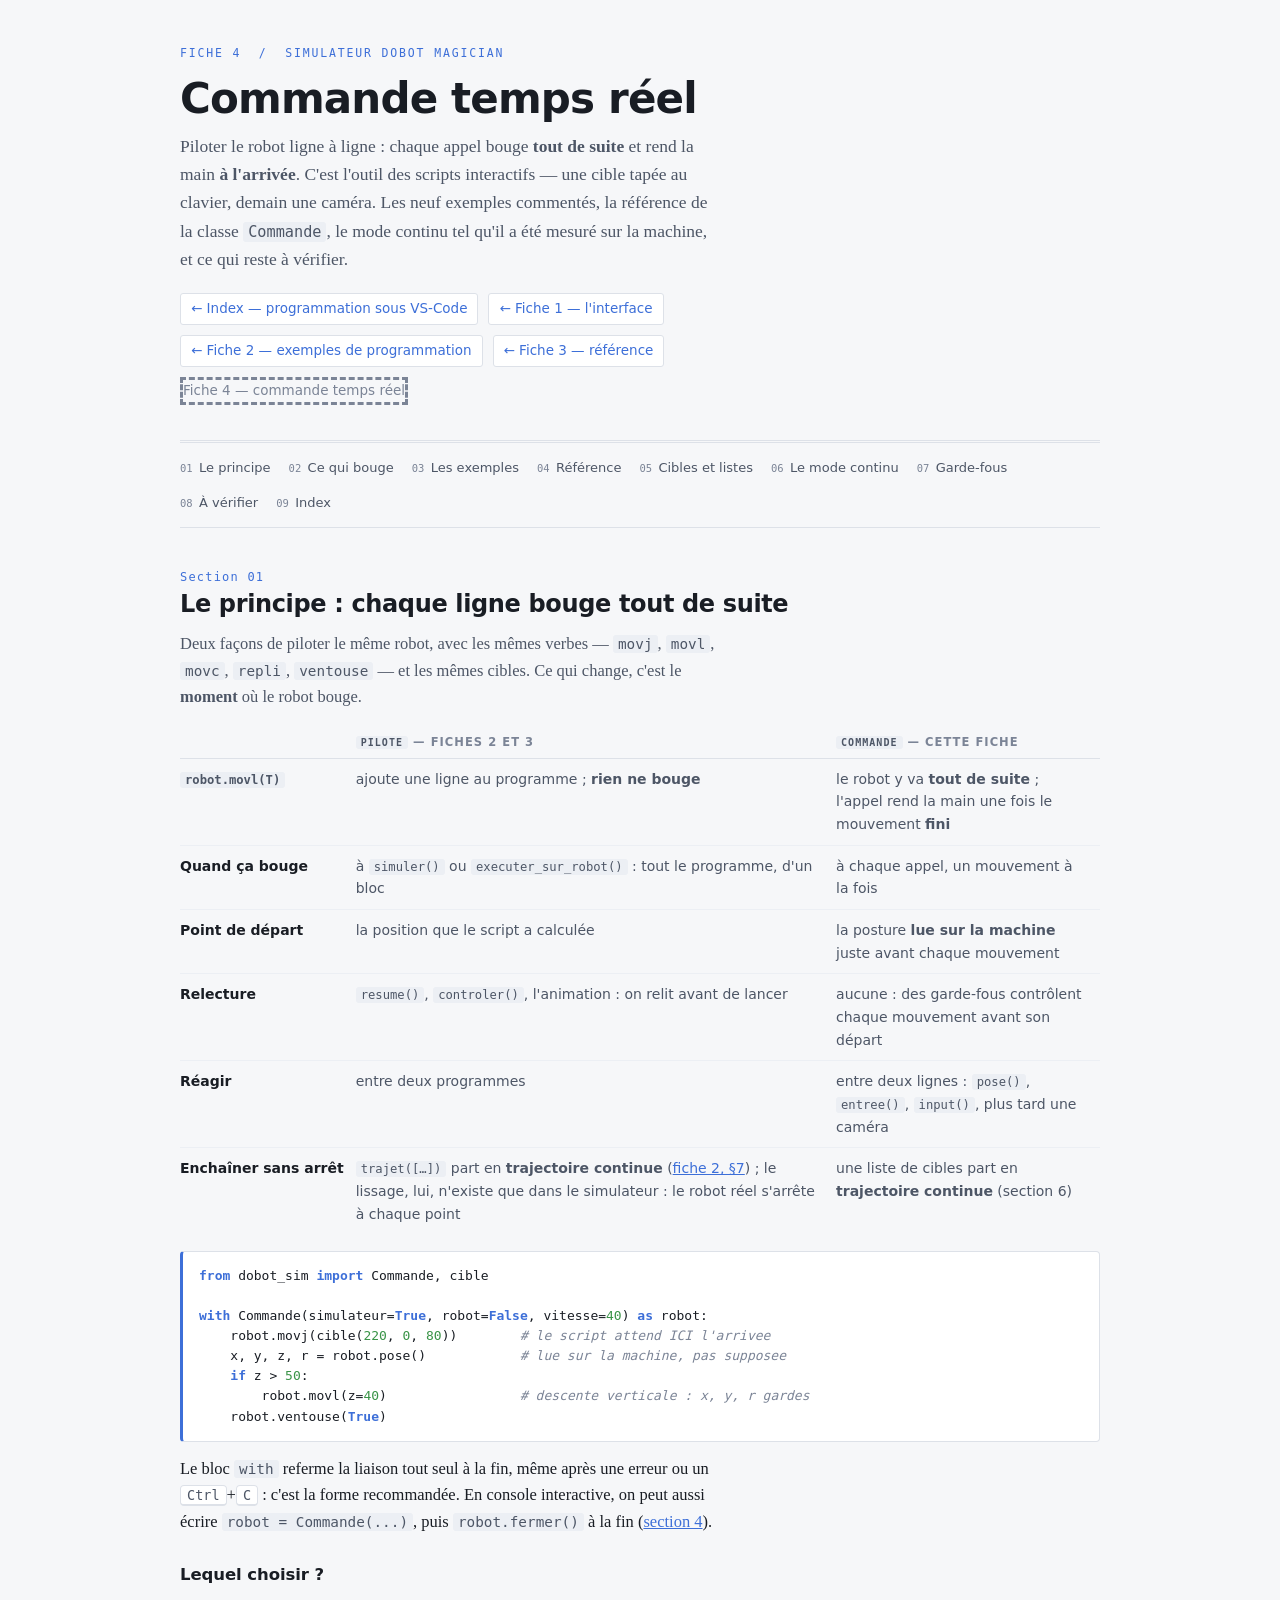
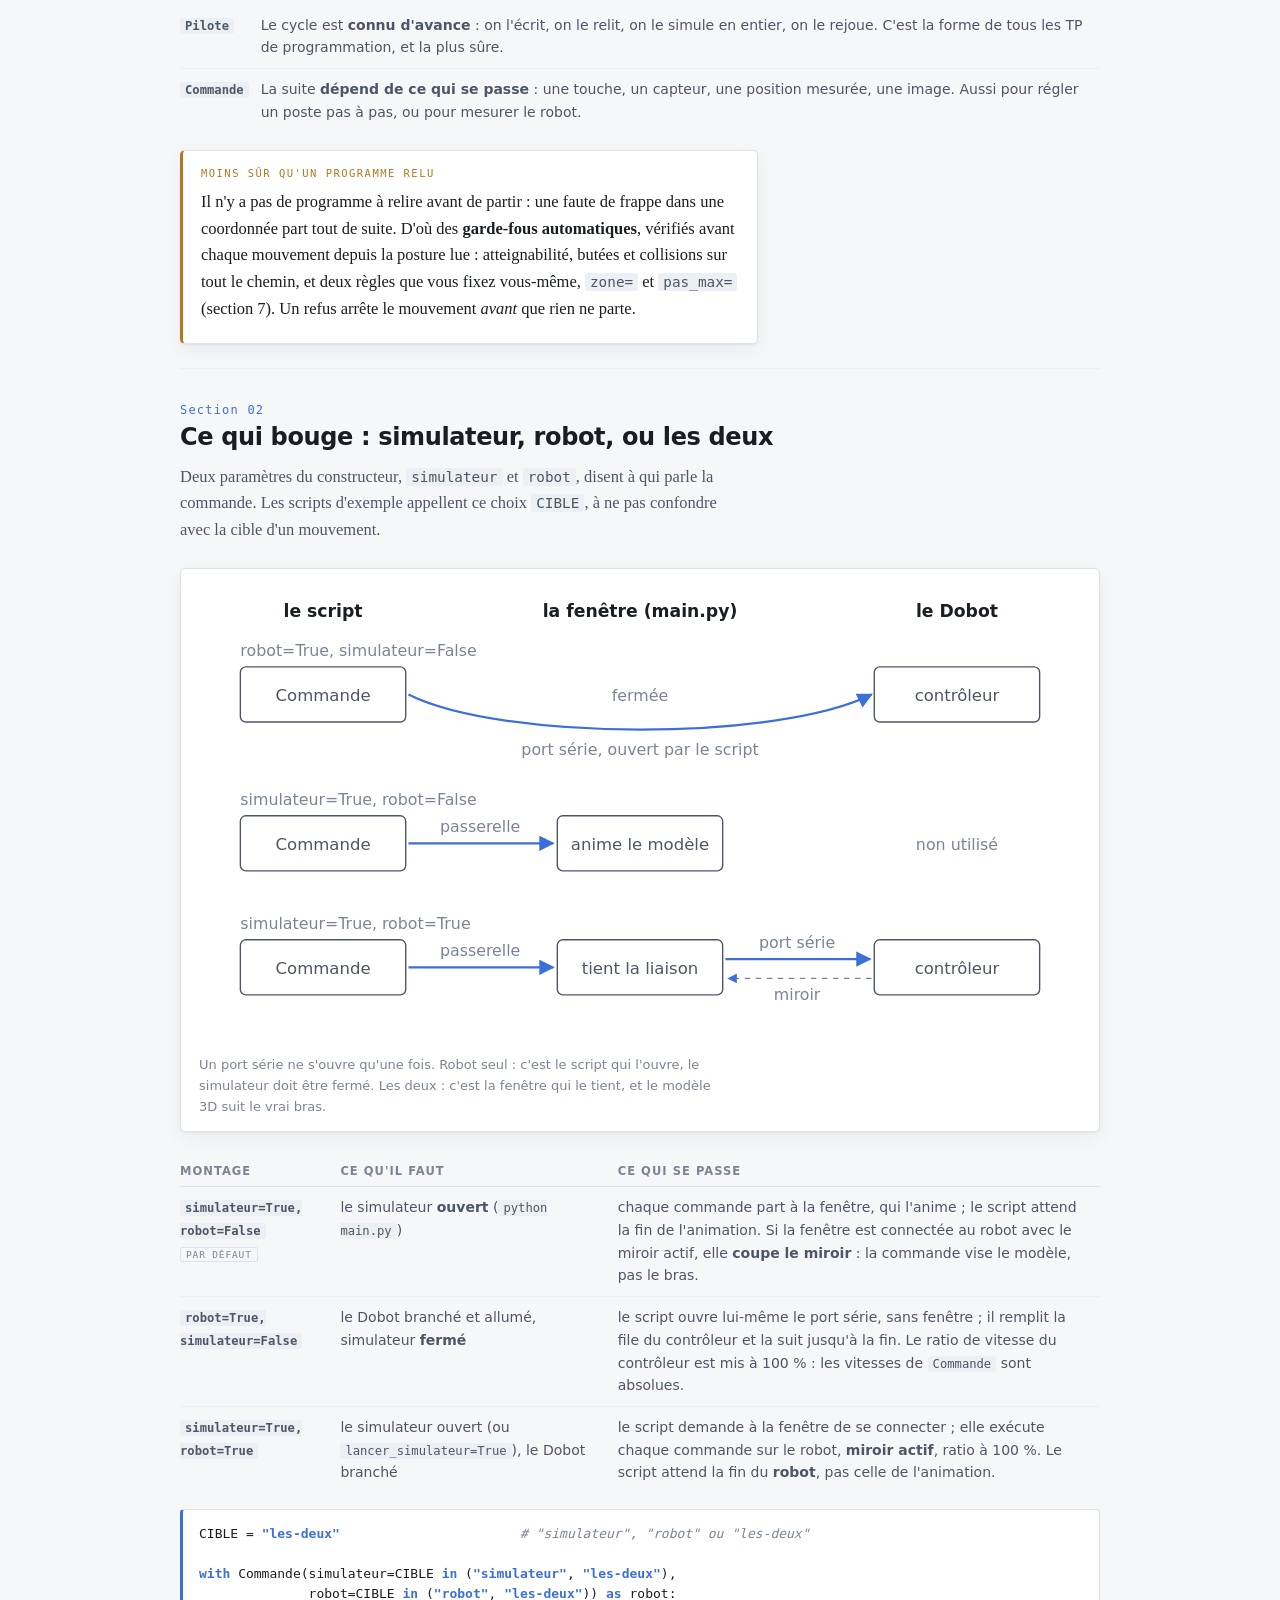
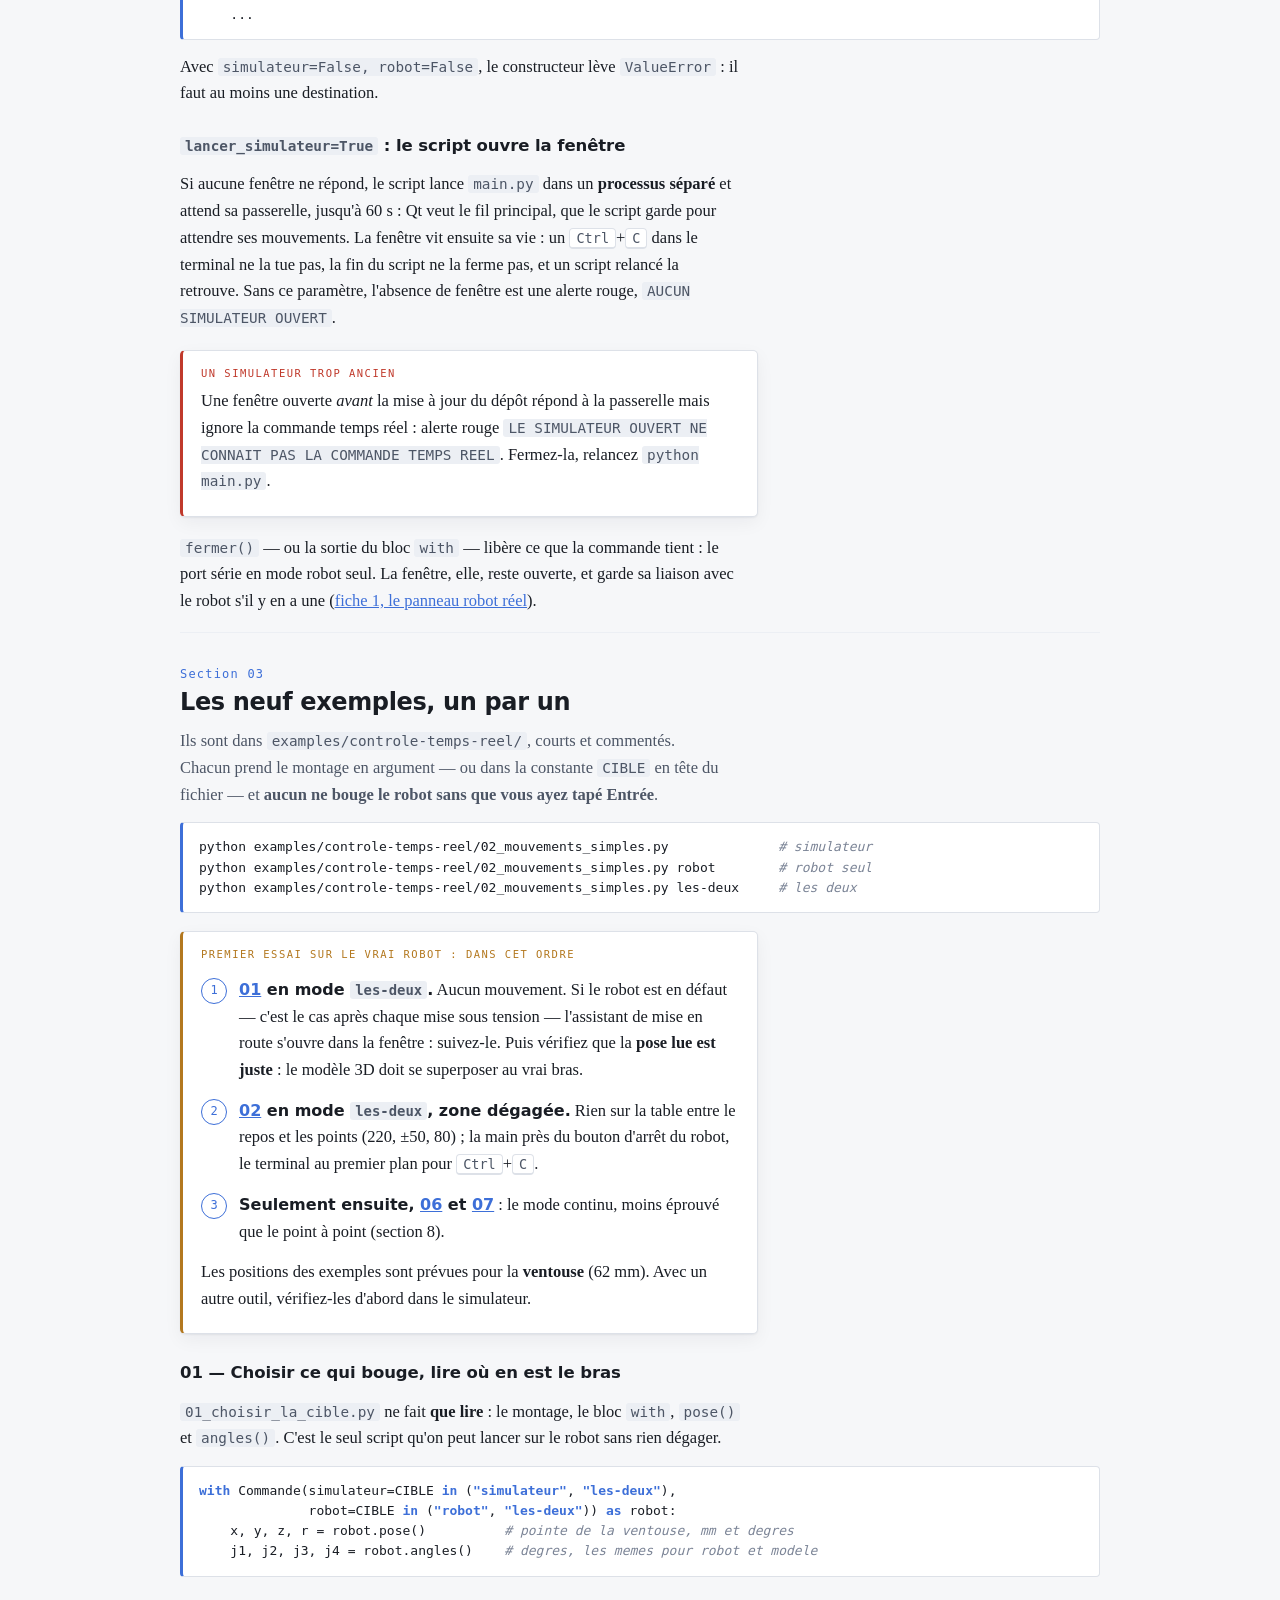
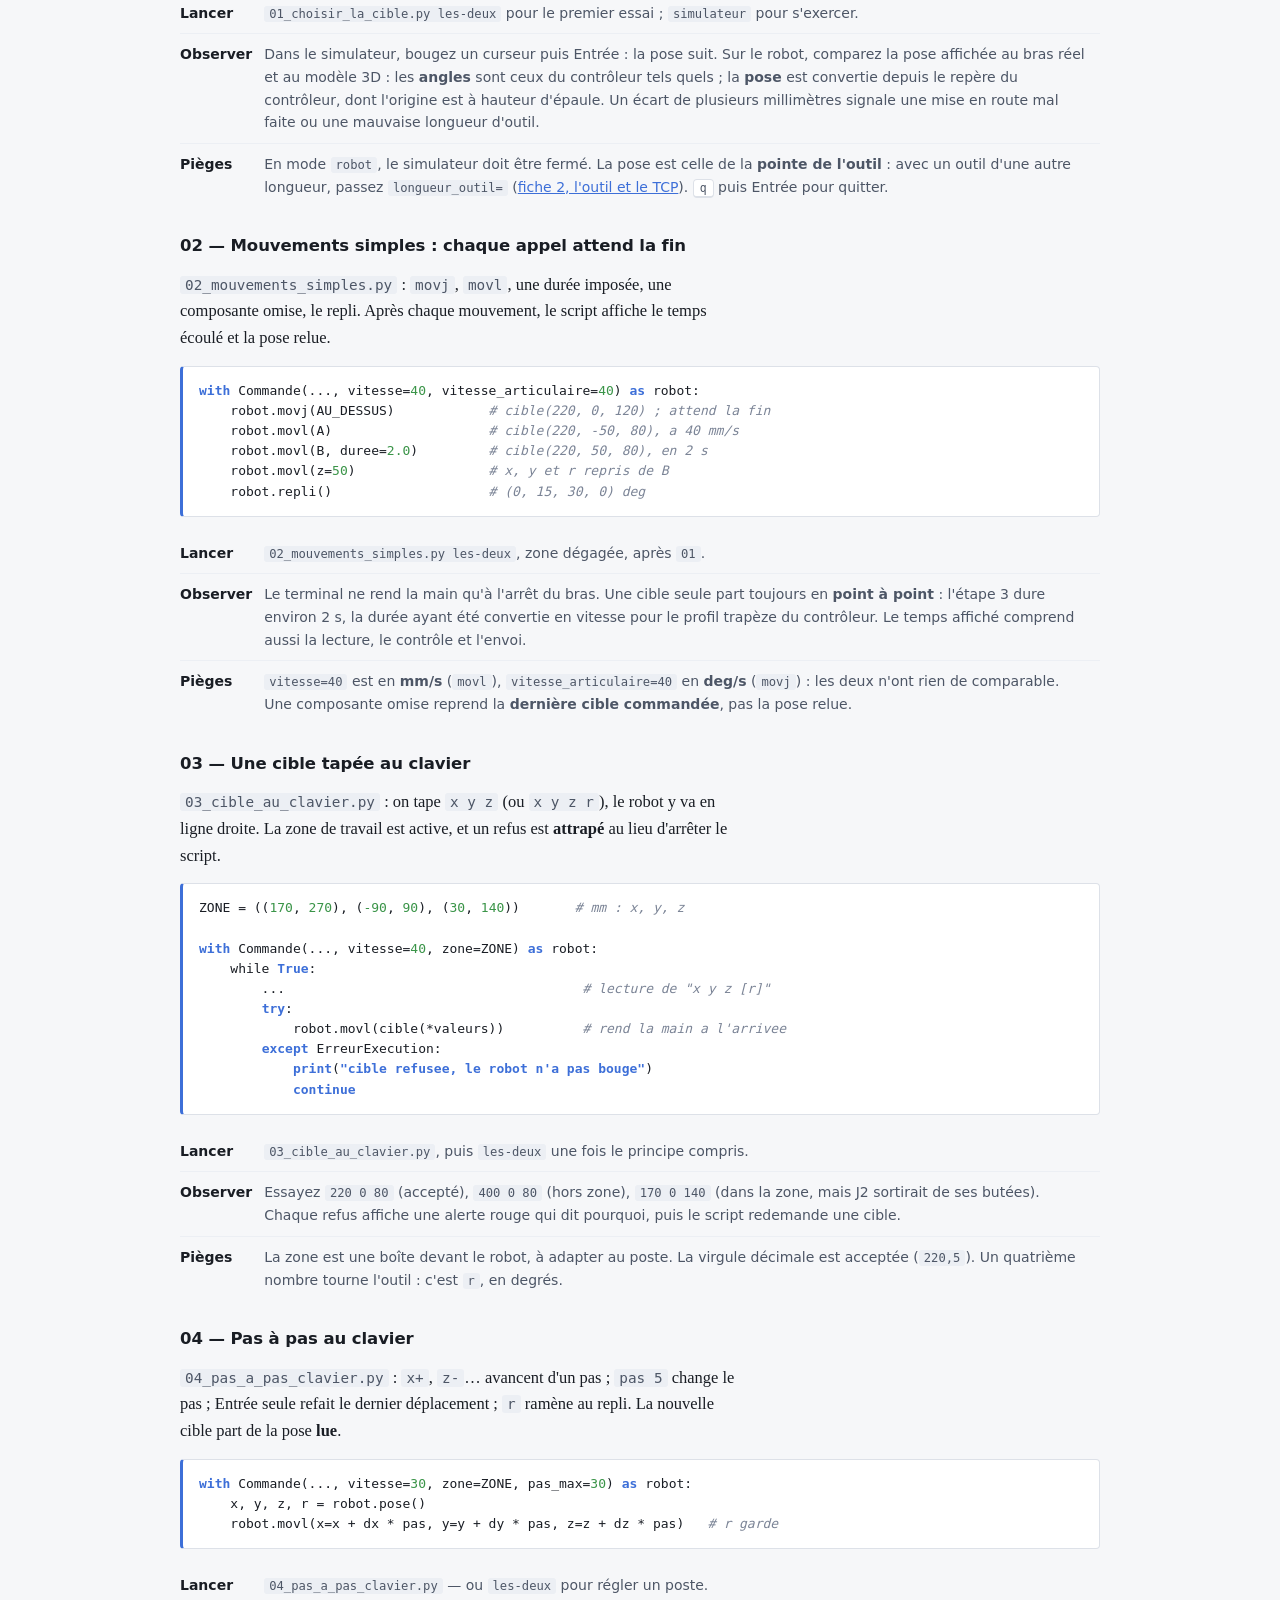
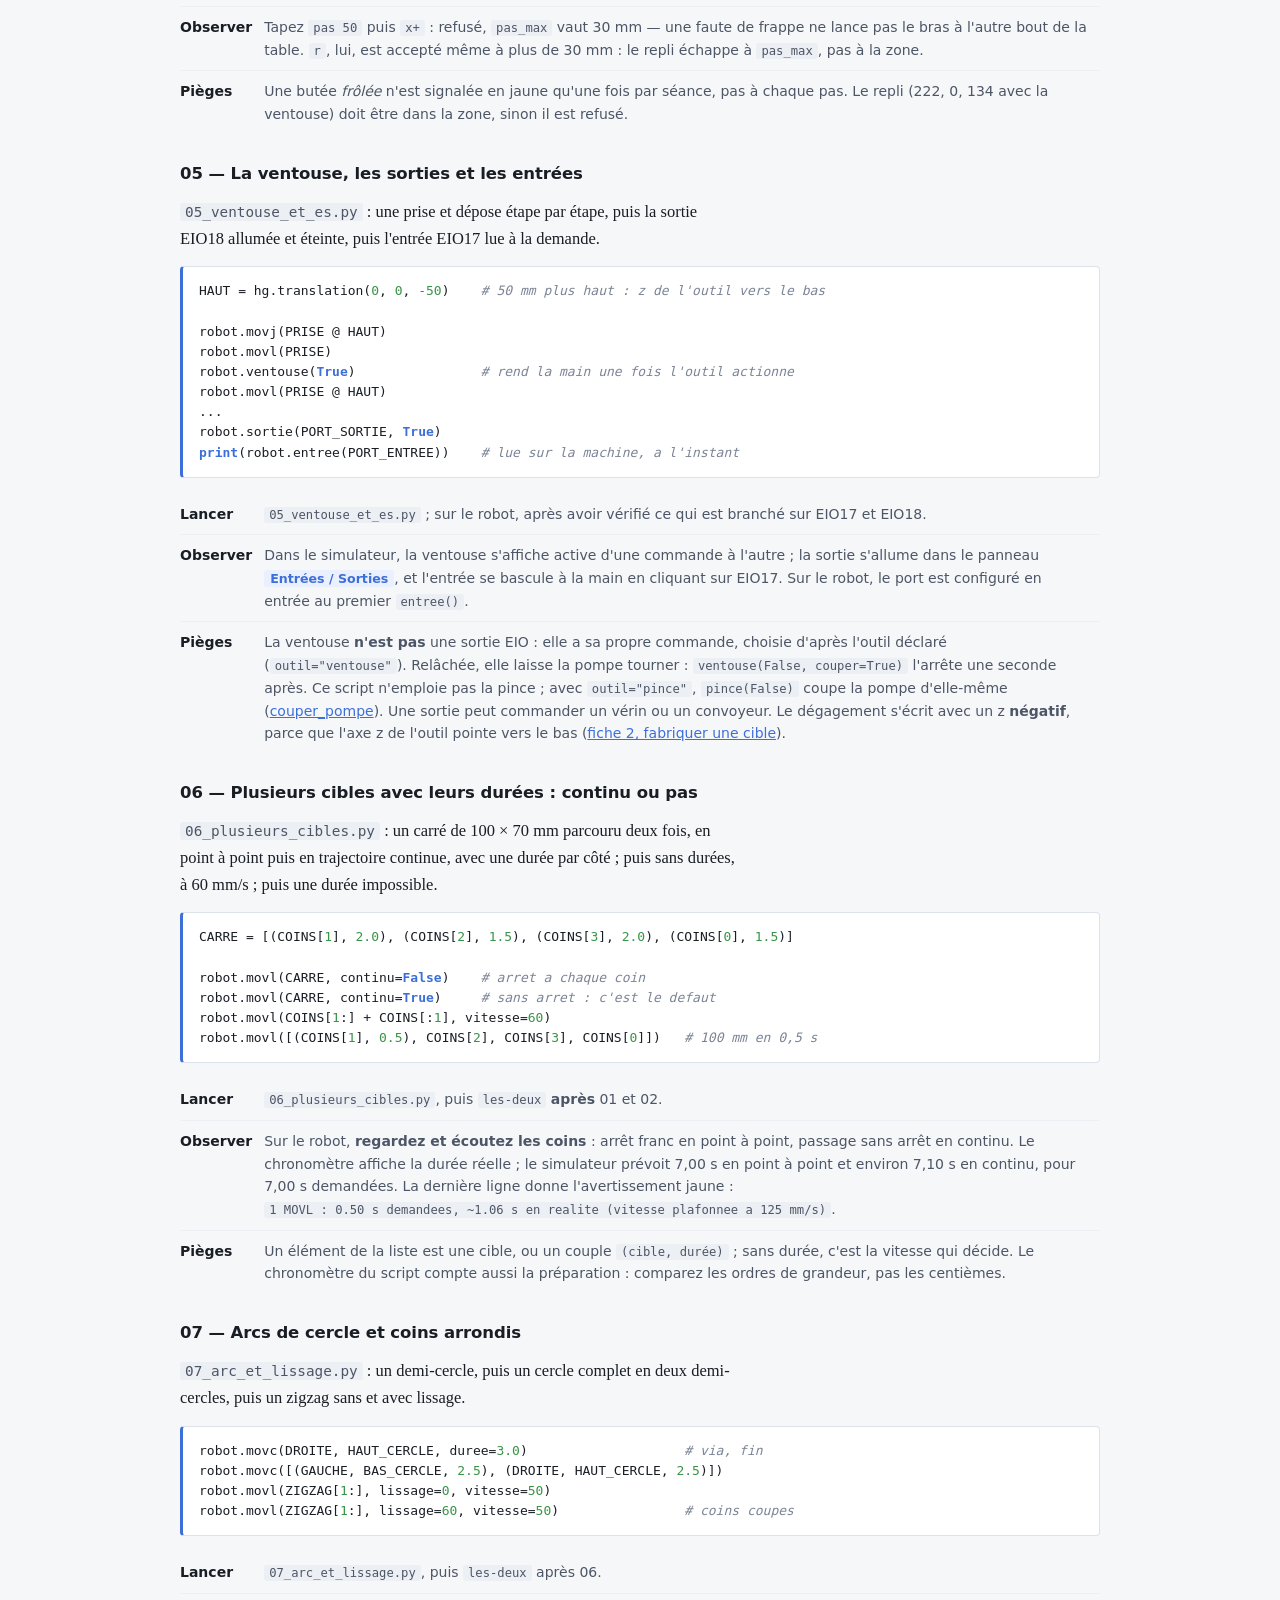
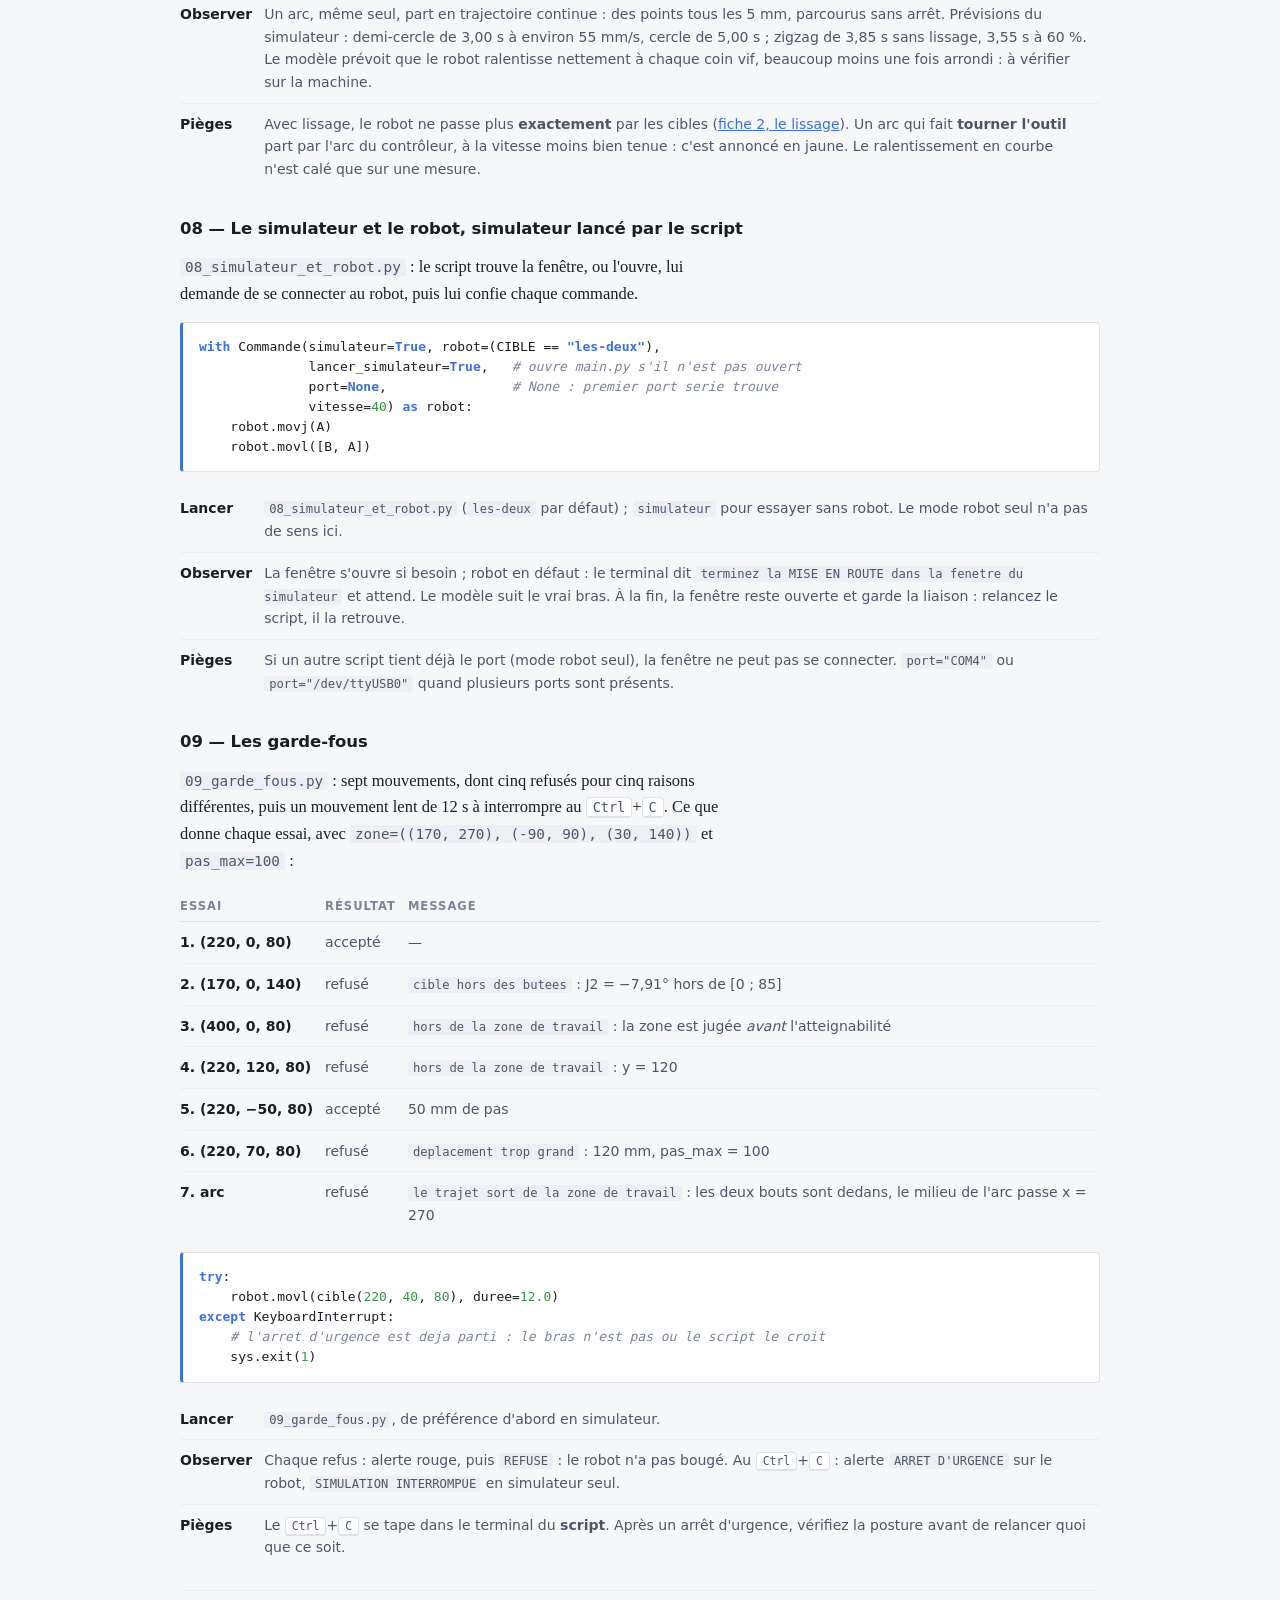
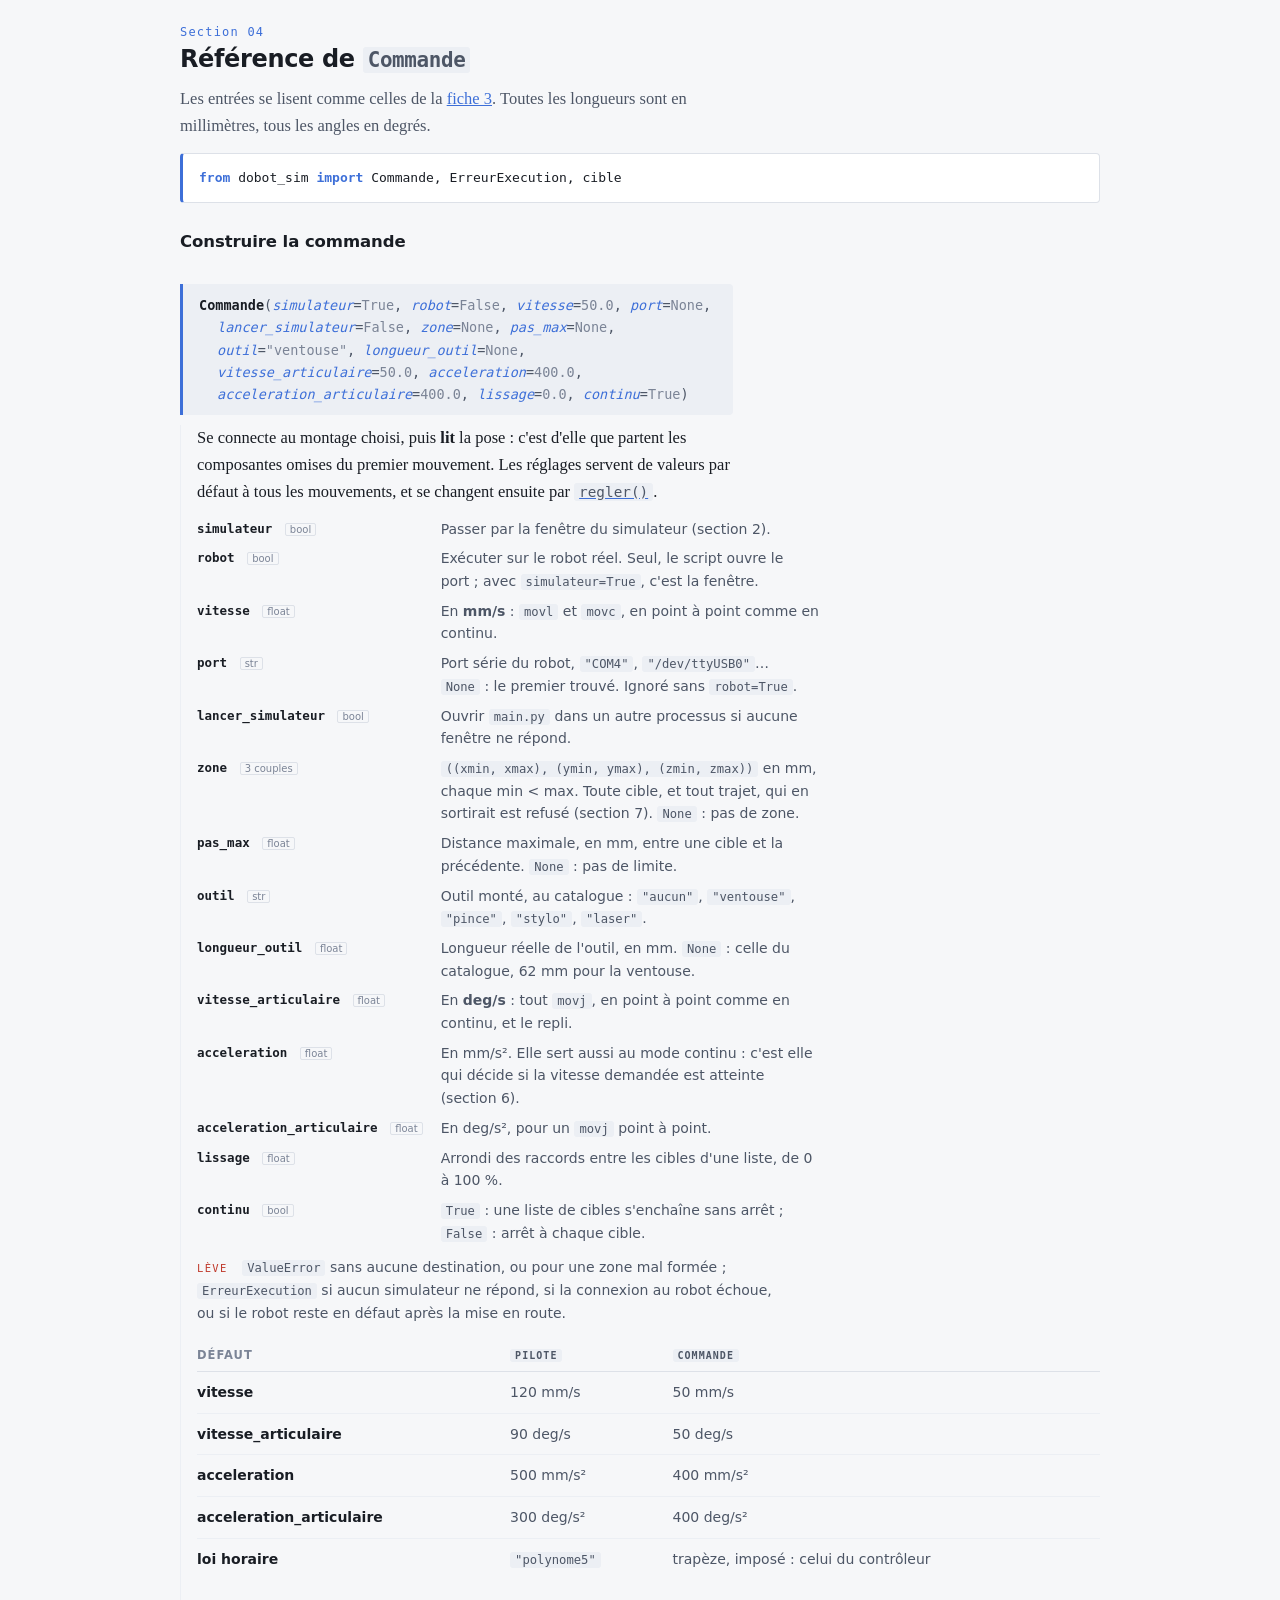
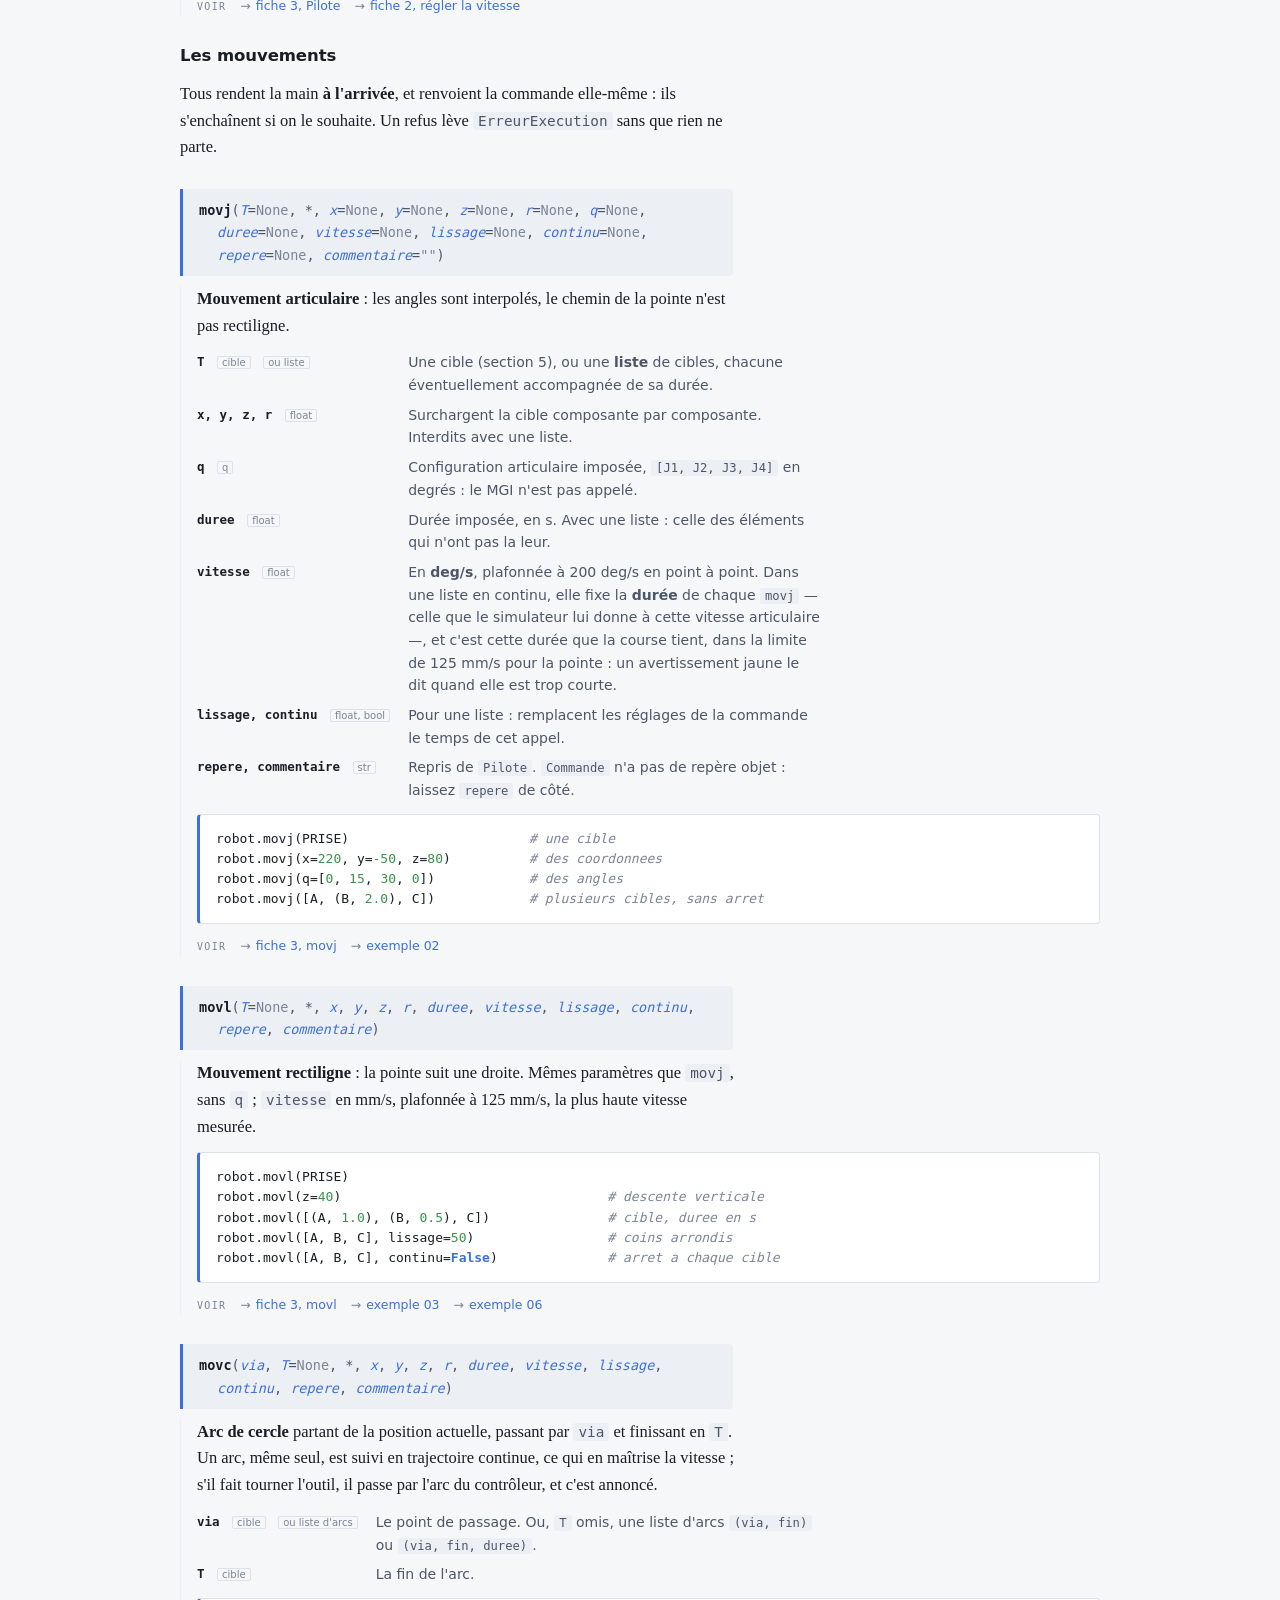
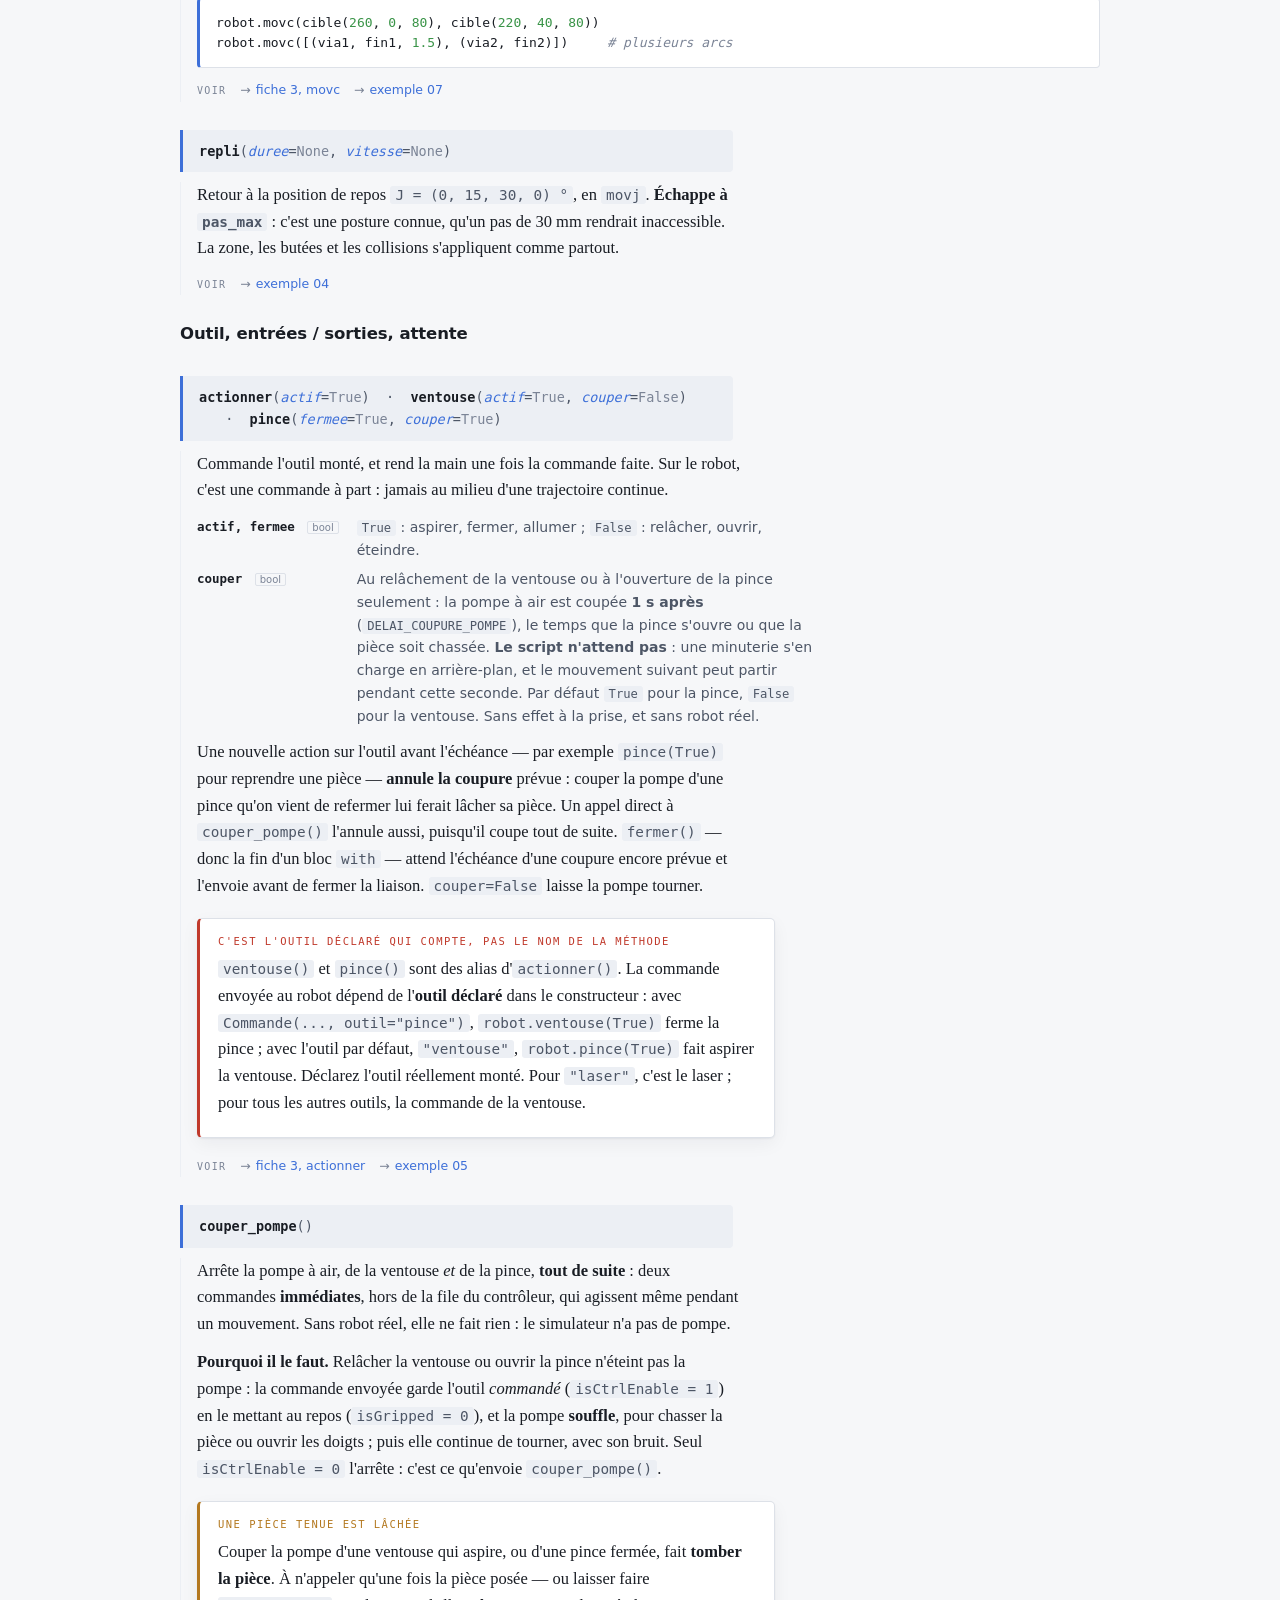
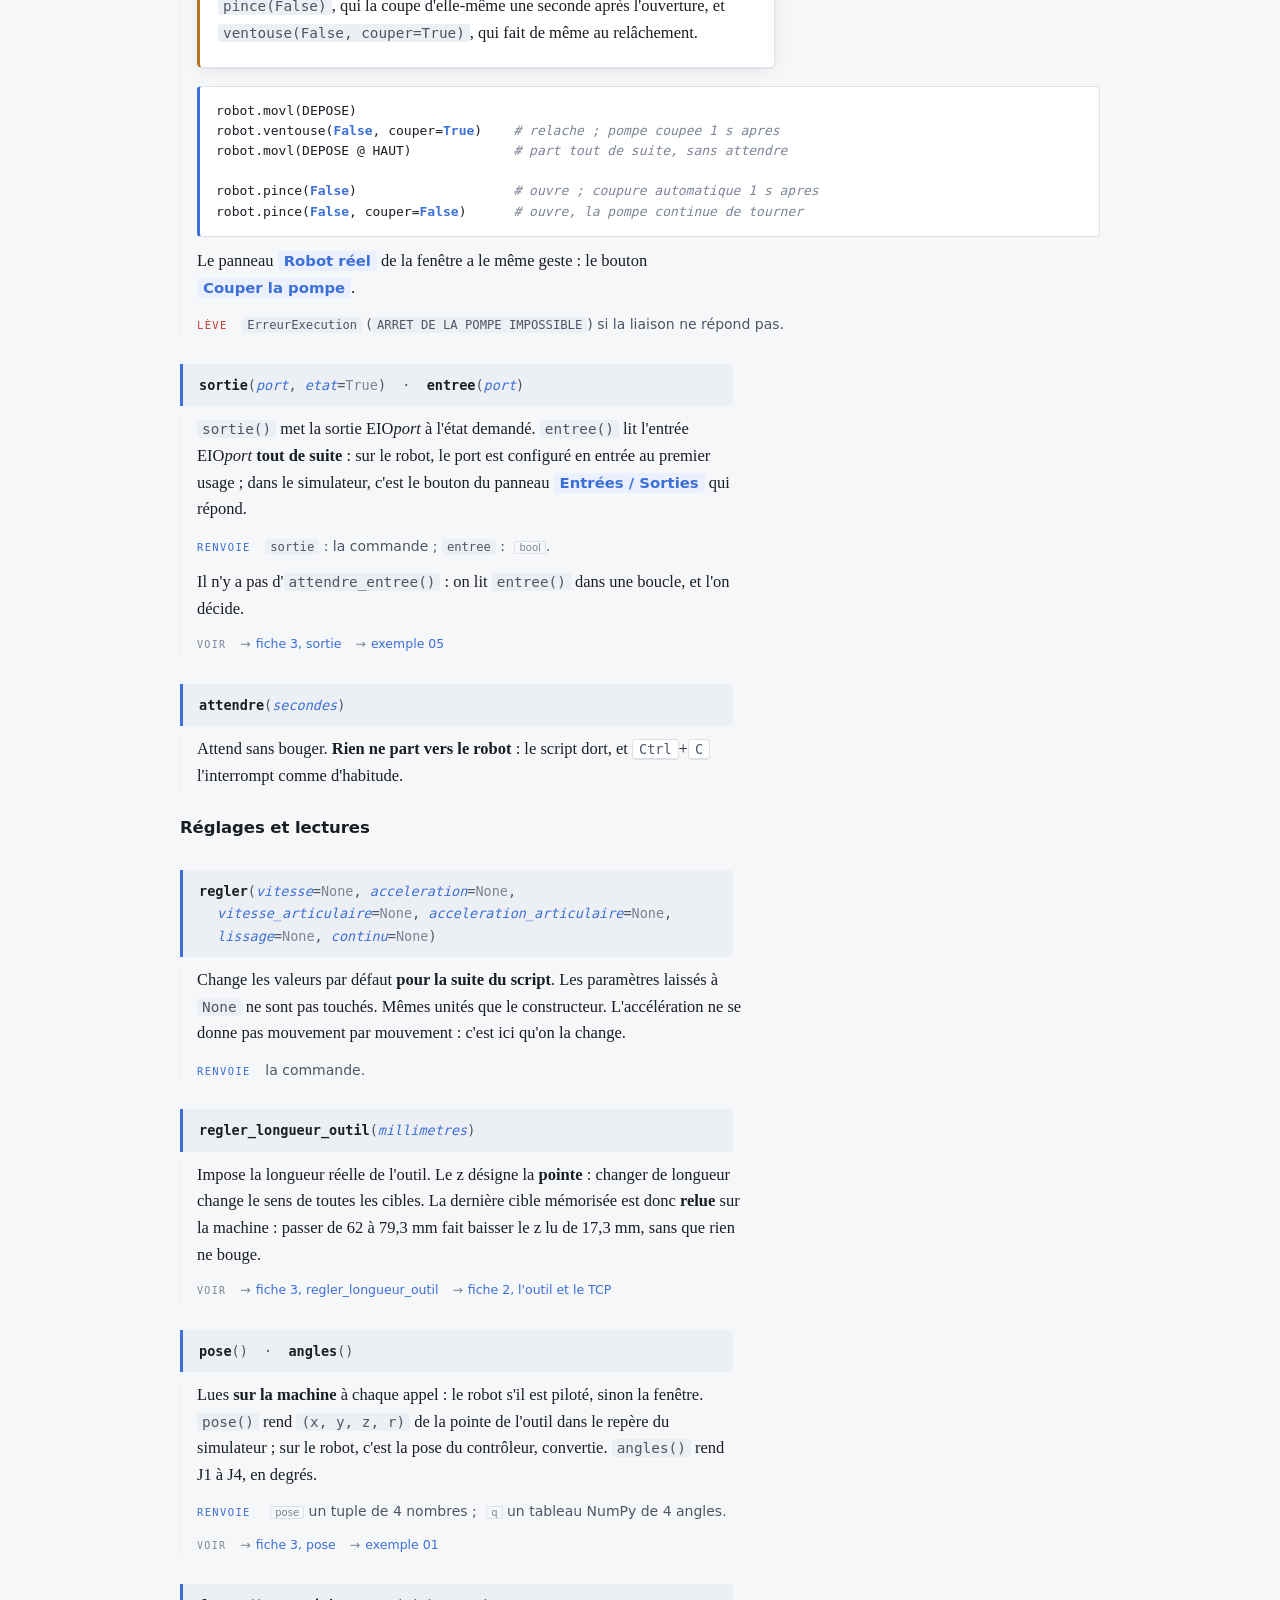
<file: fiches/fiche_commande.html>
<!DOCTYPE html>
<html lang="fr">
<head>
<meta charset="utf-8">
<meta name="viewport" content="width=device-width, initial-scale=1">
<title>Commande temps r&eacute;el du Dobot</title>
<style>
:root{
  --fond:#f6f7f9; --carte:#ffffff; --encre:#191d24; --encre2:#4d5666;
  --muet:#7b8496; --trait:#dde1e8; --trait2:#eceff4;
  --accent:#3d6fd8; --accent-doux:#eaf0fd;
  --axe-x:#c33f3f; --axe-y:#3a9448; --axe-z:#3d6fd8; --axe-r:#7c96d8;
  --ok:#4c8f60; --alerte:#b3781f; --faute:#c0392b;
  --ombre:0 1px 2px rgba(20,28,45,.06), 0 6px 18px rgba(20,28,45,.05);
  --serif:Georgia,"Iowan Old Style","Times New Roman",serif;
  --sans:"Segoe UI",system-ui,-apple-system,"Helvetica Neue",Arial,sans-serif;
  --mono:"Cascadia Mono",Consolas,"DejaVu Sans Mono",monospace;
}
@media (prefers-color-scheme:dark){
  :root:not([data-theme="light"]){
    --fond:#12151a; --carte:#181c23; --encre:#e7eaf0; --encre2:#b9c1cf;
    --muet:#8993a5; --trait:#2a303a; --trait2:#21262e;
    --accent:#7aa2f7; --accent-doux:#1b2330;
    --axe-x:#e06a6a; --axe-y:#66c077; --axe-z:#7aa2f7; --axe-r:#9db4ea;
    --ok:#6fbc86; --alerte:#d7a44a; --faute:#e0705f;
    --ombre:0 1px 2px rgba(0,0,0,.35), 0 6px 18px rgba(0,0,0,.28);
  }
}
:root[data-theme="dark"]{
  --fond:#12151a; --carte:#181c23; --encre:#e7eaf0; --encre2:#b9c1cf;
  --muet:#8993a5; --trait:#2a303a; --trait2:#21262e;
  --accent:#7aa2f7; --accent-doux:#1b2330;
  --axe-x:#e06a6a; --axe-y:#66c077; --axe-z:#7aa2f7; --axe-r:#9db4ea;
  --ok:#6fbc86; --alerte:#d7a44a; --faute:#e0705f;
  --ombre:0 1px 2px rgba(0,0,0,.35), 0 6px 18px rgba(0,0,0,.28);
}

*{box-sizing:border-box;}
html{scroll-behavior:smooth; scroll-padding-top:74px;}
body{
  margin:0; background:var(--fond); color:var(--encre);
  font-family:var(--serif); font-size:16.5px; line-height:1.62;
  padding-inline:16px; padding-block:0;
}
.page{max-width:920px; margin:0 auto;}

/* ---- en-tete ---- */
header.une{padding-block:44px 26px; border-bottom:3px double var(--trait);}
.surtitre{
  font-family:var(--mono); font-size:11.5px; letter-spacing:.16em;
  text-transform:uppercase; color:var(--accent); margin:0 0 12px;
}
h1{
  font-family:var(--sans); font-weight:650; letter-spacing:-.02em;
  font-size:clamp(28px,5.2vw,42px); line-height:1.12; margin:0 0 10px;
  text-wrap:balance;
}
.chapeau{margin:0; color:var(--encre2); font-size:17.5px; max-width:62ch;}
.jeu-fiches{
  margin-top:20px; font-family:var(--sans); font-size:13.5px;
  display:flex; flex-wrap:wrap; gap:10px; align-items:center;
}
.jeu-fiches a{
  color:var(--accent); text-decoration:none;
  border:1px solid var(--trait); border-radius:3px; padding:4px 10px;
  background:var(--carte);
}
.jeu-fiches a:hover{border-color:var(--accent);}
.jeu-fiches .ici{color:var(--muet); border-style:dashed; background:none;}

/* ---- sommaire ---- */
nav.sommaire{
  position:sticky; top:0; z-index:5; background:var(--fond);
  border-bottom:1px solid var(--trait); margin-bottom:8px;
  padding-block:10px; font-family:var(--sans); font-size:13px;
}
nav.sommaire ol{
  list-style:none; display:flex; flex-wrap:wrap; gap:6px 18px;
  margin:0; padding:0; counter-reset:s;
}
nav.sommaire a{color:var(--encre2); text-decoration:none; white-space:nowrap;}
nav.sommaire a::before{
  counter-increment:s; content:counter(s,decimal-leading-zero) " ";
  font-family:var(--mono); font-size:10.5px; color:var(--muet);
}
nav.sommaire a:hover{color:var(--accent);}

/* ---- sections ---- */
section{padding-block:34px 6px; border-top:1px solid var(--trait2);}
section:first-of-type{border-top:none;}
h2{
  font-family:var(--sans); font-weight:640; letter-spacing:-.015em;
  font-size:24px; line-height:1.2; margin:0 0 4px; text-wrap:balance;
}
h2 .num{
  font-family:var(--mono); font-size:12px; font-weight:400;
  color:var(--accent); letter-spacing:.1em; display:block; margin-bottom:6px;
}
h3{
  font-family:var(--sans); font-weight:620; font-size:16.5px;
  margin:26px 0 6px; letter-spacing:-.005em;
}
p{margin:.7em 0; max-width:68ch;}
.intro{color:var(--encre2); max-width:66ch;}
ul,ol.liste{max-width:66ch; padding-left:1.2em;}
li{margin:.3em 0;}
a{color:var(--accent);}

/* ---- jetons ---- */
.ui{
  font-family:var(--sans); font-size:.9em; font-weight:600;
  background:var(--accent-doux); color:var(--accent);
  border-radius:3px; padding:1px 6px; white-space:nowrap;
}
kbd{
  font-family:var(--mono); font-size:.82em; background:var(--carte);
  border:1px solid var(--trait); border-bottom-width:2px; border-radius:4px;
  padding:1px 6px; color:var(--encre2); white-space:nowrap;
}
code{font-family:var(--mono); font-size:.87em; color:var(--encre2);
  background:var(--trait2); border-radius:3px; padding:1px 5px;}
pre{
  font-family:var(--mono); font-size:13px; line-height:1.55;
  background:var(--carte); border:1px solid var(--trait); border-left:3px solid var(--accent);
  border-radius:4px; padding:14px 16px; overflow-x:auto; margin:14px 0;
  color:var(--encre);
}
pre code{background:none; padding:0; font-size:inherit; color:inherit;}
pre .c{color:var(--muet); font-style:italic;}
pre .k{color:var(--accent); font-weight:600;}
pre .n{color:var(--axe-y);}

/* ---- tableaux ---- */
.cadre{overflow-x:auto; margin:16px 0;}
table{border-collapse:collapse; width:100%; min-width:520px;
  font-family:var(--sans); font-size:14px;}
caption{
  text-align:left; font-family:var(--mono); font-size:11px;
  letter-spacing:.14em; text-transform:uppercase; color:var(--muet);
  padding-bottom:8px;
}
th{
  text-align:left; font-weight:620; font-size:11.5px; letter-spacing:.09em;
  text-transform:uppercase; color:var(--muet);
  border-bottom:1px solid var(--trait); padding:6px 12px 6px 0;
}
td{border-bottom:1px solid var(--trait2); padding:9px 12px 9px 0;
  vertical-align:top; color:var(--encre2);}
td:first-child{color:var(--encre); font-weight:560; white-space:nowrap;}
td.libre:first-child{white-space:normal;}
tr:last-child td{border-bottom:none;}
td .mono,th .mono{font-family:var(--mono); font-size:12.5px;}
td.num{font-variant-numeric:tabular-nums; white-space:nowrap;}

/* ---- encarts ---- */
.note{
  background:var(--carte); border:1px solid var(--trait); border-radius:5px;
  box-shadow:var(--ombre); padding:14px 18px; margin:18px 0; max-width:70ch;
}
.note p{margin:.4em 0;}
.note .etiquette{
  font-family:var(--mono); font-size:10.5px; letter-spacing:.14em;
  text-transform:uppercase; display:block; margin-bottom:5px;
}
.note.attention{border-left:3px solid var(--alerte);}
.note.attention .etiquette{color:var(--alerte);}
.note.piege{border-left:3px solid var(--faute);}
.note.piege .etiquette{color:var(--faute);}
.note.astuce{border-left:3px solid var(--ok);}
.note.astuce .etiquette{color:var(--ok);}

/* ---- axes colores ---- */
.ax{font-family:var(--mono); font-weight:700;}
.ax-x{color:var(--axe-x);} .ax-y{color:var(--axe-y);}
.ax-z{color:var(--axe-z);} .ax-r{color:var(--axe-r);}

footer{
  margin-top:40px; padding-block:22px 48px; border-top:3px double var(--trait);
  font-family:var(--sans); font-size:13px; color:var(--muet);
}

@media (max-width:560px){
  body{font-size:16px;}
  nav.sommaire{position:static;}
}
@media print{
  :root{--fond:#fff; --carte:#fff;}
  body{font-size:11pt;} nav.sommaire{display:none;}
  section{break-inside:auto; page-break-inside:auto;}
  h2,h3{break-after:avoid;} .note,pre,.cadre{break-inside:avoid;}
}
@media (prefers-reduced-motion:reduce){html{scroll-behavior:auto;}}

/* ---- entrees de reference ---- */
.api{margin:28px 0 10px;}
.api .sig{
  background:var(--trait2); border-left:3px solid var(--accent);
  border-radius:0 4px 4px 0; margin-bottom:10px; color:var(--encre2);
  font-family:var(--mono); font-size:13.5px; line-height:1.65;
  /* la signature s'ecrit en entier : elle passe a la ligne au lieu de
     defiler, avec un retrait pour que la suite se distingue du nom */
  padding:10px 16px 10px 34px; text-indent:-18px;
  white-space:normal; overflow-wrap:break-word;
}
.api .sig b{color:var(--encre); font-weight:700;}
.api .sig i{color:var(--accent); font-style:italic;}
.api .sig u{color:var(--muet); text-decoration:none;}
.api .corps{padding-left:16px; border-left:1px solid var(--trait2);}
.api .corps > p:first-child{margin-top:0;}
.api .corps p{max-width:66ch;}
dl.params{
  display:grid; grid-template-columns:max-content 1fr; gap:7px 18px;
  margin:12px 0; font-family:var(--sans); font-size:14px; max-width:70ch;
}
dl.params dt{
  font-family:var(--mono); font-size:12.5px; font-weight:600;
  color:var(--encre); white-space:nowrap; padding-top:1px;
}
dl.params dd{margin:0; color:var(--encre2);}
.ty{
  font-family:var(--sans); font-size:10px; font-weight:400; color:var(--muet);
  border:1px solid var(--trait); border-radius:2px; padding:0 4px; margin-left:5px;
  white-space:nowrap;
}
.rend{font-family:var(--sans); font-size:14px; color:var(--encre2);
  margin:10px 0; max-width:70ch;}
.rend > b{
  font-family:var(--mono); font-size:10.5px; letter-spacing:.13em;
  text-transform:uppercase; color:var(--accent); font-weight:400;
  margin-right:10px;
}
.rend.leve > b{color:var(--faute);}
.api pre{margin:12px 0 0;}

/* ---- listes compactes de fonctions ---- */
table.compacte td:first-child{
  font-family:var(--mono); font-size:12.5px; white-space:normal;
  color:var(--encre); font-weight:600; width:42%;
}
table.compacte td{vertical-align:top;}

/* ---- rappel de lecture ---- */
.legende{
  background:var(--carte); border:1px solid var(--trait); border-radius:5px;
  padding:6px 18px 18px; margin:18px 0; box-shadow:var(--ombre);
}
@media (max-width:620px){
  dl.params{grid-template-columns:1fr; gap:2px 0;}
  dl.params dd{margin:0 0 8px;}
  table.compacte td:first-child{width:auto;}
}
/* ---- matrices homogenes ---- */
.matrice{
  display:flex; align-items:center; gap:14px; flex-wrap:wrap;
  margin:16px 0; font-family:var(--mono); font-size:13px;
}
.matrice .etiq{font-style:italic; color:var(--encre2); font-size:14px;}
.matrice .grille{
  display:grid; grid-template-columns:repeat(4, minmax(0, auto));
  gap:5px 20px; padding:10px 16px; position:relative;
  font-variant-numeric:tabular-nums;
}
.matrice .grille::before,.matrice .grille::after{
  content:""; position:absolute; top:0; bottom:0; width:8px;
  border:2px solid var(--muet);
}
.matrice .grille::before{left:0; border-right:none;}
.matrice .grille::after{right:0; border-left:none;}
.matrice .grille span{text-align:right; white-space:nowrap; color:var(--encre2);}
.matrice .grille span.pos{color:var(--accent); font-weight:700;}
.matrice .grille span.bas{color:var(--muet);}
.legende-mat{
  font-family:var(--sans); font-size:13px; color:var(--muet);
  margin:-4px 0 18px; max-width:64ch;
}
@media (max-width:520px){
  .matrice{font-size:11.5px; gap:8px;}
  .matrice .grille{gap:4px 10px; padding:8px 12px;}
}
/* ---- renvois vers les exemples de la fiche 2 ---- */
.voir{
  font-family:var(--sans); font-size:12.5px; margin:12px 0 0;
  color:var(--muet); display:flex; flex-wrap:wrap; gap:4px 14px;
  align-items:baseline;
}
.voir .mot{
  font-family:var(--mono); font-size:10px; letter-spacing:.13em;
  text-transform:uppercase; color:var(--muet);
}
.voir a{
  color:var(--accent); text-decoration:none;
  border-bottom:1px solid transparent;
}
.voir a::before{content:"\2192"; margin-right:5px; color:var(--muet);}
.voir a:hover{border-bottom-color:var(--accent);}
/* ---- figures ---- */
figure.schema{
  margin:24px 0; padding:18px 18px 14px; background:var(--carte);
  border:1px solid var(--trait); border-radius:5px; box-shadow:var(--ombre);
}
figure.schema svg{width:100%; height:auto; display:block;}
figcaption{
  font-family:var(--sans); font-size:13px; color:var(--muet);
  margin-top:12px; max-width:62ch;
}
.s-os{stroke:var(--encre2); stroke-width:7; stroke-linecap:round; fill:none;}
.s-cote{stroke:var(--muet); stroke-width:1; fill:none;}
.s-pointille{stroke:var(--muet); stroke-width:1; stroke-dasharray:4 4; fill:none;}
.s-sol{stroke:var(--trait); stroke-width:2;}
.s-txt{font-family:var(--sans); font-size:12px; fill:var(--encre2);}
.s-cle{font-family:var(--sans); font-size:12.5px; font-weight:650; fill:var(--encre);}
.s-mut{font-family:var(--sans); font-size:11.5px; fill:var(--muet);}
.s-x{stroke:var(--axe-x); fill:var(--axe-x);}
.s-z{stroke:var(--axe-z); fill:var(--axe-z);}
.s-pt{fill:var(--accent);}
.s-arc{stroke:var(--accent); stroke-width:1.6; fill:none;}

/* ---- badges de parametres ---- */
.oblig,.opt{
  font-family:var(--mono); font-size:9.5px; letter-spacing:.09em;
  text-transform:uppercase; border-radius:2px; padding:1px 5px;
  white-space:nowrap; font-weight:400;
}
.oblig{color:var(--faute); border:1px solid var(--faute);}
.opt{color:var(--muet); border:1px solid var(--trait);}
td .arg{font-family:var(--mono); font-size:12.5px; color:var(--encre); font-weight:600;}

/* ---- etapes numerotees ---- */
ol.etapes{list-style:none; padding:0; counter-reset:e; max-width:68ch;}
ol.etapes > li{
  counter-increment:e; position:relative; padding-left:38px; margin:14px 0;
}
ol.etapes > li::before{
  content:counter(e); position:absolute; left:0; top:1px;
  font-family:var(--mono); font-size:12px; color:var(--accent);
  border:1px solid var(--accent); border-radius:50%;
  width:24px; height:24px; line-height:22px; text-align:center;
}
ol.etapes b{font-family:var(--sans); font-size:.97em;}
/* ---- points a verifier sur la machine ---- */
.verif{
  font-family:var(--mono); font-size:9.5px; letter-spacing:.09em;
  text-transform:uppercase; border-radius:2px; padding:1px 5px;
  white-space:nowrap; font-weight:400;
  color:var(--alerte); border:1px solid var(--alerte);
}
.note ol.etapes{margin:.4em 0;}
</style>
</head>
<body>
<div class="page">

<header class="une">
  <p class="surtitre">Fiche 4 &nbsp;/&nbsp; Simulateur Dobot Magician</p>
  <h1>Commande temps r&eacute;el</h1>
  <p class="chapeau">Piloter le robot ligne &agrave; ligne&nbsp;: chaque appel bouge
  <strong>tout de suite</strong> et rend la main <strong>&agrave; l'arriv&eacute;e</strong>. C'est
  l'outil des scripts interactifs &mdash; une cible tap&eacute;e au clavier, demain une
  cam&eacute;ra. Les neuf exemples comment&eacute;s, la r&eacute;f&eacute;rence de la classe
  <code>Commande</code>, le mode continu tel qu'il a &eacute;t&eacute; mesur&eacute; sur la machine, et
  ce qui reste &agrave; v&eacute;rifier.</p>
  <p class="jeu-fiches">
    <a href="fiche_index.html">&larr; Index &mdash; programmation sous VS-Code</a>
    <a href="fiche_interface.html">&larr; Fiche 1 &mdash; l'interface</a>
    <a href="fiche_programmation.html">&larr; Fiche 2 &mdash; exemples de programmation</a>
    <a href="fiche_api.html">&larr; Fiche 3 &mdash; r&eacute;f&eacute;rence</a>
    <span class="ici">Fiche 4 &mdash; commande temps r&eacute;el</span>
  </p>
</header>

<nav class="sommaire" aria-label="Sommaire">
  <ol>
    <li><a href="#principe">Le principe</a></li>
    <li><a href="#ce-qui-bouge">Ce qui bouge</a></li>
    <li><a href="#exemples">Les exemples</a></li>
    <li><a href="#reference">R&eacute;f&eacute;rence</a></li>
    <li><a href="#formes">Cibles et listes</a></li>
    <li><a href="#continu">Le mode continu</a></li>
    <li><a href="#garde-fous">Garde-fous</a></li>
    <li><a href="#limites">&Agrave; v&eacute;rifier</a></li>
    <li><a href="#index">Index</a></li>
  </ol>
</nav>

<!-- =============================================================== -->
<section id="principe">
  <h2><span class="num">Section 01</span>Le principe&nbsp;: chaque ligne bouge tout de suite</h2>
  <p class="intro">Deux fa&ccedil;ons de piloter le m&ecirc;me robot, avec les m&ecirc;mes verbes
  &mdash; <code>movj</code>, <code>movl</code>, <code>movc</code>,
  <code>repli</code>, <code>ventouse</code> &mdash; et les m&ecirc;mes cibles. Ce qui
  change, c'est le <strong>moment</strong> o&ugrave; le robot bouge.</p>

  <div class="cadre"><table>
    <tr><th></th><th><code>Pilote</code> &mdash; fiches 2 et 3</th><th><code>Commande</code> &mdash; cette fiche</th></tr>
    <tr><td><code>robot.movl(T)</code></td>
      <td>ajoute une ligne au programme&nbsp;; <strong>rien ne bouge</strong></td>
      <td>le robot y va <strong>tout de suite</strong>&nbsp;; l'appel rend la main
      une fois le mouvement <strong>fini</strong></td></tr>
    <tr><td>Quand &ccedil;a bouge</td>
      <td>&agrave; <code>simuler()</code> ou <code>executer_sur_robot()</code>&nbsp;: tout
      le programme, d'un bloc</td>
      <td>&agrave; chaque appel, un mouvement &agrave; la fois</td></tr>
    <tr><td>Point de d&eacute;part</td>
      <td>la position que le script a calcul&eacute;e</td>
      <td>la posture <strong>lue sur la machine</strong> juste avant chaque
      mouvement</td></tr>
    <tr><td>Relecture</td>
      <td><code>resume()</code>, <code>controler()</code>, l'animation&nbsp;: on
      relit avant de lancer</td>
      <td>aucune&nbsp;: des garde-fous contr&ocirc;lent chaque mouvement avant son
      d&eacute;part</td></tr>
    <tr><td>R&eacute;agir</td>
      <td>entre deux programmes</td>
      <td>entre deux lignes&nbsp;: <code>pose()</code>, <code>entree()</code>,
      <code>input()</code>, plus tard une cam&eacute;ra</td></tr>
    <tr><td>Encha&icirc;ner sans arr&ecirc;t</td>
      <td><code>trajet([&hellip;])</code> part en <strong>trajectoire continue</strong>
      (<a href="fiche_programmation.html#trajet">fiche&nbsp;2, &sect;7</a>)&nbsp;; le
      lissage, lui, n'existe que dans le simulateur&nbsp;: le robot r&eacute;el
      s'arr&ecirc;te &agrave; chaque point</td>
      <td>une liste de cibles part en <strong>trajectoire continue</strong>
      (section&nbsp;6)</td></tr>
  </table></div>

<pre><code><span class="k">from</span> dobot_sim <span class="k">import</span> Commande, cible

<span class="k">with</span> Commande(simulateur=<span class="k">True</span>, robot=<span class="k">False</span>, vitesse=<span class="n">40</span>) <span class="k">as</span> robot:
    robot.movj(cible(<span class="n">220</span>, <span class="n">0</span>, <span class="n">80</span>))        <span class="c"># le script attend ICI l'arrivee</span>
    x, y, z, r = robot.pose()            <span class="c"># lue sur la machine, pas supposee</span>
    <span class="k">if</span> z &gt; <span class="n">50</span>:
        robot.movl(z=<span class="n">40</span>)                 <span class="c"># descente verticale : x, y, r gardes</span>
    robot.ventouse(<span class="k">True</span>)</code></pre>
  <p>Le bloc <code>with</code> referme la liaison tout seul &agrave; la fin, m&ecirc;me apr&egrave;s
  une erreur ou un <kbd>Ctrl</kbd>+<kbd>C</kbd>&nbsp;: c'est la forme
  recommand&eacute;e. En console interactive, on peut aussi &eacute;crire
  <code>robot = Commande(...)</code>, puis <code>robot.fermer()</code> &agrave; la fin
  (<a href="#c-fermer">section&nbsp;4</a>).</p>

  <h3>Lequel choisir&nbsp;?</h3>
  <div class="cadre"><table>
    <tr><td><code>Pilote</code></td>
      <td>Le cycle est <strong>connu d'avance</strong>&nbsp;: on l'&eacute;crit, on le
      relit, on le simule en entier, on le rejoue. C'est la forme de tous les TP
      de programmation, et la plus s&ucirc;re.</td></tr>
    <tr><td><code>Commande</code></td>
      <td>La suite <strong>d&eacute;pend de ce qui se passe</strong>&nbsp;: une touche,
      un capteur, une position mesur&eacute;e, une image. Aussi pour r&eacute;gler un poste pas
      &agrave; pas, ou pour mesurer le robot.</td></tr>
  </table></div>

  <div class="note attention">
    <span class="etiquette">Moins s&ucirc;r qu'un programme relu</span>
    <p>Il n'y a pas de programme &agrave; relire avant de partir&nbsp;: une faute de
    frappe dans une coordonn&eacute;e part tout de suite. D'o&ugrave; des
    <strong>garde-fous automatiques</strong>, v&eacute;rifi&eacute;s avant chaque mouvement
    depuis la posture lue&nbsp;: atteignabilit&eacute;, but&eacute;es et collisions sur tout le
    chemin, et deux r&egrave;gles que vous fixez vous-m&ecirc;me, <code>zone=</code> et
    <code>pas_max=</code> (section&nbsp;7). Un refus arr&ecirc;te le mouvement
    <em>avant</em> que rien ne parte.</p>
  </div>
</section>

<!-- =============================================================== -->
<section id="ce-qui-bouge">
  <h2><span class="num">Section 02</span>Ce qui bouge&nbsp;: simulateur, robot, ou les deux</h2>
  <p class="intro">Deux param&egrave;tres du constructeur, <code>simulateur</code> et
  <code>robot</code>, disent &agrave; qui parle la commande. Les scripts d'exemple
  appellent ce choix <code>CIBLE</code>, &agrave; ne pas confondre avec la cible d'un
  mouvement.</p>

  <figure class="schema">
    <svg viewBox="0 0 640 330" role="img" aria-labelledby="t-cibles">
      <title id="t-cibles">Les trois montages : le script parle au robot par le
      port s&eacute;rie ; ou &agrave; la fen&ecirc;tre du simulateur par la passerelle ; ou &agrave; la
      fen&ecirc;tre, qui tient elle-m&ecirc;me le port s&eacute;rie du robot</title>
      <defs>
        <marker id="fleche" viewBox="0 0 10 10" refX="9" refY="5"
                markerWidth="7" markerHeight="7" orient="auto-start-reverse">
          <path d="M0 0 L10 5 L0 10 z" fill="var(--accent)"/>
        </marker>
      </defs>
      <text class="s-cle" x="90" y="22" text-anchor="middle">le script</text>
      <text class="s-cle" x="320" y="22" text-anchor="middle">la fen&ecirc;tre (main.py)</text>
      <text class="s-cle" x="550" y="22" text-anchor="middle">le Dobot</text>

      <!-- robot seul -->
      <text class="s-mut" x="30" y="50">robot=True, simulateur=False</text>
      <rect x="30" y="58" width="120" height="40" rx="4" fill="var(--carte)" stroke="var(--encre2)"/>
      <text class="s-txt" x="90" y="83" text-anchor="middle">Commande</text>
      <text class="s-mut" x="320" y="83" text-anchor="middle">ferm&eacute;e</text>
      <rect x="490" y="58" width="120" height="40" rx="4" fill="var(--carte)" stroke="var(--encre2)"/>
      <text class="s-txt" x="550" y="83" text-anchor="middle">contr&ocirc;leur</text>
      <path d="M152 78 C 220 112, 420 112, 488 78" fill="none" stroke="var(--accent)"
            stroke-width="1.6" marker-end="url(#fleche)"/>
      <text class="s-mut" x="320" y="122" text-anchor="middle">port s&eacute;rie, ouvert par le script</text>

      <!-- simulateur seul -->
      <text class="s-mut" x="30" y="158">simulateur=True, robot=False</text>
      <rect x="30" y="166" width="120" height="40" rx="4" fill="var(--carte)" stroke="var(--encre2)"/>
      <text class="s-txt" x="90" y="191" text-anchor="middle">Commande</text>
      <rect x="260" y="166" width="120" height="40" rx="4" fill="var(--carte)" stroke="var(--encre2)"/>
      <text class="s-txt" x="320" y="191" text-anchor="middle">anime le mod&egrave;le</text>
      <line x1="152" y1="186" x2="257" y2="186" stroke="var(--accent)" stroke-width="1.6" marker-end="url(#fleche)"/>
      <text class="s-mut" x="204" y="178" text-anchor="middle">passerelle</text>
      <text class="s-mut" x="550" y="191" text-anchor="middle">non utilis&eacute;</text>

      <!-- les deux -->
      <text class="s-mut" x="30" y="248">simulateur=True, robot=True</text>
      <rect x="30" y="256" width="120" height="40" rx="4" fill="var(--carte)" stroke="var(--encre2)"/>
      <text class="s-txt" x="90" y="281" text-anchor="middle">Commande</text>
      <rect x="260" y="256" width="120" height="40" rx="4" fill="var(--carte)" stroke="var(--encre2)"/>
      <text class="s-txt" x="320" y="281" text-anchor="middle">tient la liaison</text>
      <rect x="490" y="256" width="120" height="40" rx="4" fill="var(--carte)" stroke="var(--encre2)"/>
      <text class="s-txt" x="550" y="281" text-anchor="middle">contr&ocirc;leur</text>
      <line x1="152" y1="276" x2="257" y2="276" stroke="var(--accent)" stroke-width="1.6" marker-end="url(#fleche)"/>
      <text class="s-mut" x="204" y="268" text-anchor="middle">passerelle</text>
      <line x1="382" y1="270" x2="487" y2="270" stroke="var(--accent)" stroke-width="1.6" marker-end="url(#fleche)"/>
      <text class="s-mut" x="434" y="262" text-anchor="middle">port s&eacute;rie</text>
      <line x1="488" y1="284" x2="384" y2="284" class="s-pointille" marker-end="url(#fleche)"/>
      <text class="s-mut" x="434" y="300" text-anchor="middle">miroir</text>
    </svg>
    <figcaption>Un port s&eacute;rie ne s'ouvre qu'une fois. Robot seul&nbsp;: c'est le
    script qui l'ouvre, le simulateur doit &ecirc;tre ferm&eacute;. Les deux&nbsp;: c'est la
    fen&ecirc;tre qui le tient, et le mod&egrave;le 3D suit le vrai bras.</figcaption>
  </figure>

  <div class="cadre"><table>
    <tr><th>Montage</th><th>Ce qu'il faut</th><th>Ce qui se passe</th></tr>
    <tr><td class="libre"><code>simulateur=True, robot=False</code><br><span class="opt">par d&eacute;faut</span></td>
      <td>le simulateur <strong>ouvert</strong> (<code>python main.py</code>)</td>
      <td>chaque commande part &agrave; la fen&ecirc;tre, qui l'anime&nbsp;; le script attend
      la fin de l'animation. Si la fen&ecirc;tre est connect&eacute;e au robot avec le miroir
      actif, elle <strong>coupe le miroir</strong>&nbsp;: la commande vise le
      mod&egrave;le, pas le bras.</td></tr>
    <tr><td class="libre"><code>robot=True, simulateur=False</code></td>
      <td>le Dobot branch&eacute; et allum&eacute;, simulateur <strong>ferm&eacute;</strong></td>
      <td>le script ouvre lui-m&ecirc;me le port s&eacute;rie, sans fen&ecirc;tre&nbsp;; il remplit
      la file du contr&ocirc;leur et la suit jusqu'&agrave; la fin. Le ratio de vitesse du
      contr&ocirc;leur est mis &agrave; 100&nbsp;%&nbsp;: les vitesses de <code>Commande</code>
      sont absolues.</td></tr>
    <tr><td class="libre"><code>simulateur=True, robot=True</code></td>
      <td>le simulateur ouvert (ou <code>lancer_simulateur=True</code>), le Dobot
      branch&eacute;</td>
      <td>le script demande &agrave; la fen&ecirc;tre de se connecter&nbsp;; elle ex&eacute;cute
      chaque commande sur le robot, <strong>miroir actif</strong>, ratio &agrave;
      100&nbsp;%. Le script attend la fin du <strong>robot</strong>, pas celle
      de l'animation.</td></tr>
  </table></div>

<pre><code>CIBLE = <span class="k">"les-deux"</span>                       <span class="c"># "simulateur", "robot" ou "les-deux"</span>

<span class="k">with</span> Commande(simulateur=CIBLE <span class="k">in</span> (<span class="k">"simulateur"</span>, <span class="k">"les-deux"</span>),
              robot=CIBLE <span class="k">in</span> (<span class="k">"robot"</span>, <span class="k">"les-deux"</span>)) <span class="k">as</span> robot:
    ...</code></pre>
  <p>Avec <code>simulateur=False, robot=False</code>, le constructeur l&egrave;ve
  <code>ValueError</code>&nbsp;: il faut au moins une destination.</p>

  <h3><code>lancer_simulateur=True</code>&nbsp;: le script ouvre la fen&ecirc;tre</h3>
  <p>Si aucune fen&ecirc;tre ne r&eacute;pond, le script lance <code>main.py</code> dans un
  <strong>processus s&eacute;par&eacute;</strong> et attend sa passerelle, jusqu'&agrave;
  60&nbsp;s&nbsp;: Qt veut le fil principal, que le script garde pour attendre ses
  mouvements. La fen&ecirc;tre vit ensuite sa vie&nbsp;: un <kbd>Ctrl</kbd>+<kbd>C</kbd>
  dans le terminal ne la tue pas, la fin du script ne la ferme pas, et un script
  relanc&eacute; la retrouve. Sans ce param&egrave;tre, l'absence de fen&ecirc;tre est une alerte
  rouge, <code>AUCUN SIMULATEUR OUVERT</code>.</p>

  <div class="note piege">
    <span class="etiquette">Un simulateur trop ancien</span>
    <p>Une fen&ecirc;tre ouverte <em>avant</em> la mise &agrave; jour du d&eacute;p&ocirc;t r&eacute;pond &agrave; la
    passerelle mais ignore la commande temps r&eacute;el&nbsp;: alerte rouge
    <code>LE SIMULATEUR OUVERT NE CONNAIT PAS LA COMMANDE TEMPS REEL</code>.
    Fermez-la, relancez <code>python main.py</code>.</p>
  </div>

  <p><code>fermer()</code> &mdash; ou la sortie du bloc <code>with</code> &mdash;
  lib&egrave;re ce que la commande tient&nbsp;: le port s&eacute;rie en mode robot seul. La
  fen&ecirc;tre, elle, reste ouverte, et garde sa liaison avec le robot s'il y en a une
  (<a href="fiche_interface.html#reel">fiche&nbsp;1, le panneau robot r&eacute;el</a>).</p>
</section>

<!-- =============================================================== -->
<section id="exemples">
  <h2><span class="num">Section 03</span>Les neuf exemples, un par un</h2>
  <p class="intro">Ils sont dans <code>examples/controle-temps-reel/</code>,
  courts et comment&eacute;s. Chacun prend le montage en argument &mdash; ou dans la
  constante <code>CIBLE</code> en t&ecirc;te du fichier &mdash; et <strong>aucun ne bouge
  le robot sans que vous ayez tap&eacute; Entr&eacute;e</strong>.</p>

<pre><code>python examples/controle-temps-reel/02_mouvements_simples.py              <span class="c"># simulateur</span>
python examples/controle-temps-reel/02_mouvements_simples.py robot        <span class="c"># robot seul</span>
python examples/controle-temps-reel/02_mouvements_simples.py les-deux     <span class="c"># les deux</span></code></pre>

  <div class="note attention">
    <span class="etiquette">Premier essai sur le vrai robot&nbsp;: dans cet ordre</span>
    <ol class="etapes">
      <li><b><a href="#ex01">01</a> en mode <code>les-deux</code>.</b> Aucun
        mouvement. Si le robot est en d&eacute;faut &mdash; c'est le cas apr&egrave;s chaque mise
        sous tension &mdash; l'assistant de mise en route s'ouvre dans la
        fen&ecirc;tre&nbsp;: suivez-le. Puis v&eacute;rifiez que la <strong>pose lue est
        juste</strong>&nbsp;: le mod&egrave;le 3D doit se superposer au vrai bras.</li>
      <li><b><a href="#ex02">02</a> en mode <code>les-deux</code>, zone
        d&eacute;gag&eacute;e.</b> Rien sur la table entre le repos et les points
        (220,&nbsp;&plusmn;50,&nbsp;80)&nbsp;; la main pr&egrave;s du bouton d'arr&ecirc;t du robot,
        le terminal au premier plan pour <kbd>Ctrl</kbd>+<kbd>C</kbd>.</li>
      <li><b>Seulement ensuite, <a href="#ex06">06</a> et <a href="#ex07">07</a></b>&nbsp;:
        le mode continu, moins &eacute;prouv&eacute; que le point &agrave; point (section&nbsp;8).</li>
    </ol>
    <p>Les positions des exemples sont pr&eacute;vues pour la <strong>ventouse</strong>
    (62&nbsp;mm). Avec un autre outil, v&eacute;rifiez-les d'abord dans le simulateur.</p>
  </div>

  <!-- ------------------------------------------------------------- -->
  <h3 id="ex01">01 &mdash; Choisir ce qui bouge, lire o&ugrave; en est le bras</h3>
  <p><code>01_choisir_la_cible.py</code> ne fait <strong>que lire</strong>&nbsp;:
  le montage, le bloc <code>with</code>, <code>pose()</code> et
  <code>angles()</code>. C'est le seul script qu'on peut lancer sur le robot sans
  rien d&eacute;gager.</p>
<pre><code><span class="k">with</span> Commande(simulateur=CIBLE <span class="k">in</span> (<span class="k">"simulateur"</span>, <span class="k">"les-deux"</span>),
              robot=CIBLE <span class="k">in</span> (<span class="k">"robot"</span>, <span class="k">"les-deux"</span>)) <span class="k">as</span> robot:
    x, y, z, r = robot.pose()          <span class="c"># pointe de la ventouse, mm et degres</span>
    j1, j2, j3, j4 = robot.angles()    <span class="c"># degres, les memes pour robot et modele</span></code></pre>
  <div class="cadre"><table>
    <tr><td>Lancer</td><td><code>01_choisir_la_cible.py les-deux</code> pour le
      premier essai&nbsp;; <code>simulateur</code> pour s'exercer.</td></tr>
    <tr><td>Observer</td><td>Dans le simulateur, bougez un curseur puis Entr&eacute;e&nbsp;:
      la pose suit. Sur le robot, comparez la pose affich&eacute;e au bras r&eacute;el et au
      mod&egrave;le 3D&nbsp;: les <strong>angles</strong> sont ceux du contr&ocirc;leur tels
      quels&nbsp;; la <strong>pose</strong> est convertie depuis le rep&egrave;re du
      contr&ocirc;leur, dont l'origine est &agrave; hauteur d'&eacute;paule. Un &eacute;cart de plusieurs
      millim&egrave;tres signale une mise en route mal faite ou une mauvaise longueur
      d'outil.</td></tr>
    <tr><td>Pi&egrave;ges</td><td>En mode <code>robot</code>, le simulateur doit &ecirc;tre
      ferm&eacute;. La pose est celle de la <strong>pointe de l'outil</strong>&nbsp;: avec
      un outil d'une autre longueur, passez <code>longueur_outil=</code>
      (<a href="fiche_programmation.html#outil">fiche&nbsp;2, l'outil et le TCP</a>).
      <kbd>q</kbd> puis Entr&eacute;e pour quitter.</td></tr>
  </table></div>

  <!-- ------------------------------------------------------------- -->
  <h3 id="ex02">02 &mdash; Mouvements simples&nbsp;: chaque appel attend la fin</h3>
  <p><code>02_mouvements_simples.py</code>&nbsp;: <code>movj</code>,
  <code>movl</code>, une dur&eacute;e impos&eacute;e, une composante omise, le repli. Apr&egrave;s
  chaque mouvement, le script affiche le temps &eacute;coul&eacute; et la pose relue.</p>
<pre><code><span class="k">with</span> Commande(..., vitesse=<span class="n">40</span>, vitesse_articulaire=<span class="n">40</span>) <span class="k">as</span> robot:
    robot.movj(AU_DESSUS)            <span class="c"># cible(220, 0, 120) ; attend la fin</span>
    robot.movl(A)                    <span class="c"># cible(220, -50, 80), a 40 mm/s</span>
    robot.movl(B, duree=<span class="n">2.0</span>)         <span class="c"># cible(220, 50, 80), en 2 s</span>
    robot.movl(z=<span class="n">50</span>)                 <span class="c"># x, y et r repris de B</span>
    robot.repli()                    <span class="c"># (0, 15, 30, 0) deg</span></code></pre>
  <div class="cadre"><table>
    <tr><td>Lancer</td><td><code>02_mouvements_simples.py les-deux</code>, zone
      d&eacute;gag&eacute;e, apr&egrave;s <code>01</code>.</td></tr>
    <tr><td>Observer</td><td>Le terminal ne rend la main qu'&agrave; l'arr&ecirc;t du bras.
      Une cible seule part toujours en <strong>point &agrave; point</strong>&nbsp;:
      l'&eacute;tape&nbsp;3 dure environ 2&nbsp;s, la dur&eacute;e ayant &eacute;t&eacute; convertie en
      vitesse pour le profil trap&egrave;ze du contr&ocirc;leur. Le temps affich&eacute; comprend
      aussi la lecture, le contr&ocirc;le et l'envoi.</td></tr>
    <tr><td>Pi&egrave;ges</td><td><code>vitesse=40</code> est en <strong>mm/s</strong>
      (<code>movl</code>), <code>vitesse_articulaire=40</code> en
      <strong>deg/s</strong> (<code>movj</code>)&nbsp;: les deux n'ont rien de
      comparable. Une composante omise reprend la <strong>derni&egrave;re cible
      command&eacute;e</strong>, pas la pose relue.</td></tr>
  </table></div>

  <!-- ------------------------------------------------------------- -->
  <h3 id="ex03">03 &mdash; Une cible tap&eacute;e au clavier</h3>
  <p><code>03_cible_au_clavier.py</code>&nbsp;: on tape <code>x y z</code>
  (ou <code>x y z r</code>), le robot y va en ligne droite. La zone de travail
  est active, et un refus est <strong>attrap&eacute;</strong> au lieu d'arr&ecirc;ter le
  script.</p>
<pre><code>ZONE = ((<span class="n">170</span>, <span class="n">270</span>), (<span class="n">-90</span>, <span class="n">90</span>), (<span class="n">30</span>, <span class="n">140</span>))       <span class="c"># mm : x, y, z</span>

<span class="k">with</span> Commande(..., vitesse=<span class="n">40</span>, zone=ZONE) <span class="k">as</span> robot:
    while <span class="k">True</span>:
        ...                                      <span class="c"># lecture de "x y z [r]"</span>
        <span class="k">try</span>:
            robot.movl(cible(*valeurs))          <span class="c"># rend la main a l'arrivee</span>
        <span class="k">except</span> ErreurExecution:
            <span class="k">print</span>(<span class="k">"cible refusee, le robot n'a pas bouge"</span>)
            <span class="k">continue</span></code></pre>
  <div class="cadre"><table>
    <tr><td>Lancer</td><td><code>03_cible_au_clavier.py</code>, puis
      <code>les-deux</code> une fois le principe compris.</td></tr>
    <tr><td>Observer</td><td>Essayez <code>220 0 80</code> (accept&eacute;),
      <code>400 0 80</code> (hors zone), <code>170 0 140</code> (dans la zone,
      mais J2 sortirait de ses but&eacute;es). Chaque refus affiche une alerte rouge
      qui dit pourquoi, puis le script redemande une cible.</td></tr>
    <tr><td>Pi&egrave;ges</td><td>La zone est une bo&icirc;te devant le robot, &agrave; adapter au
      poste. La virgule d&eacute;cimale est accept&eacute;e (<code>220,5</code>). Un quatri&egrave;me
      nombre tourne l'outil&nbsp;: c'est <code>r</code>, en degr&eacute;s.</td></tr>
  </table></div>

  <!-- ------------------------------------------------------------- -->
  <h3 id="ex04">04 &mdash; Pas &agrave; pas au clavier</h3>
  <p><code>04_pas_a_pas_clavier.py</code>&nbsp;: <code>x+</code>,
  <code>z-</code>&hellip; avancent d'un pas&nbsp;; <code>pas 5</code> change le
  pas&nbsp;; Entr&eacute;e seule refait le dernier d&eacute;placement&nbsp;; <code>r</code>
  ram&egrave;ne au repli. La nouvelle cible part de la pose <strong>lue</strong>.</p>
<pre><code><span class="k">with</span> Commande(..., vitesse=<span class="n">30</span>, zone=ZONE, pas_max=<span class="n">30</span>) <span class="k">as</span> robot:
    x, y, z, r = robot.pose()
    robot.movl(x=x + dx * pas, y=y + dy * pas, z=z + dz * pas)   <span class="c"># r garde</span></code></pre>
  <div class="cadre"><table>
    <tr><td>Lancer</td><td><code>04_pas_a_pas_clavier.py</code> &mdash; ou
      <code>les-deux</code> pour r&eacute;gler un poste.</td></tr>
    <tr><td>Observer</td><td>Tapez <code>pas 50</code> puis <code>x+</code>&nbsp;:
      refus&eacute;, <code>pas_max</code> vaut 30&nbsp;mm &mdash; une faute de frappe ne
      lance pas le bras &agrave; l'autre bout de la table. <code>r</code>, lui, est
      accept&eacute; m&ecirc;me &agrave; plus de 30&nbsp;mm&nbsp;: le repli &eacute;chappe &agrave;
      <code>pas_max</code>, pas &agrave; la zone.</td></tr>
    <tr><td>Pi&egrave;ges</td><td>Une but&eacute;e <em>fr&ocirc;l&eacute;e</em> n'est signal&eacute;e en jaune
      qu'une fois par s&eacute;ance, pas &agrave; chaque pas. Le repli
      (222,&nbsp;0,&nbsp;134 avec la ventouse) doit &ecirc;tre dans la zone, sinon il est
      refus&eacute;.</td></tr>
  </table></div>

  <!-- ------------------------------------------------------------- -->
  <h3 id="ex05">05 &mdash; La ventouse, les sorties et les entr&eacute;es</h3>
  <p><code>05_ventouse_et_es.py</code>&nbsp;: une prise et d&eacute;pose &eacute;tape par
  &eacute;tape, puis la sortie EIO18 allum&eacute;e et &eacute;teinte, puis l'entr&eacute;e EIO17 lue &agrave; la
  demande.</p>
<pre><code>HAUT = hg.translation(<span class="n">0</span>, <span class="n">0</span>, <span class="n">-50</span>)    <span class="c"># 50 mm plus haut : z de l'outil vers le bas</span>

robot.movj(PRISE @ HAUT)
robot.movl(PRISE)
robot.ventouse(<span class="k">True</span>)                <span class="c"># rend la main une fois l'outil actionne</span>
robot.movl(PRISE @ HAUT)
...
robot.sortie(PORT_SORTIE, <span class="k">True</span>)
<span class="k">print</span>(robot.entree(PORT_ENTREE))    <span class="c"># lue sur la machine, a l'instant</span></code></pre>
  <div class="cadre"><table>
    <tr><td>Lancer</td><td><code>05_ventouse_et_es.py</code>&nbsp;; sur le robot,
      apr&egrave;s avoir v&eacute;rifi&eacute; ce qui est branch&eacute; sur EIO17 et EIO18.</td></tr>
    <tr><td>Observer</td><td>Dans le simulateur, la ventouse s'affiche active
      d'une commande &agrave; l'autre&nbsp;; la sortie s'allume dans le panneau
      <span class="ui">Entr&eacute;es / Sorties</span>, et l'entr&eacute;e se bascule &agrave; la main
      en cliquant sur EIO17. Sur le robot, le port est configur&eacute; en entr&eacute;e au
      premier <code>entree()</code>.</td></tr>
    <tr><td>Pi&egrave;ges</td><td>La ventouse <strong>n'est pas</strong> une sortie
      EIO&nbsp;: elle a sa propre commande, choisie d'apr&egrave;s l'outil d&eacute;clar&eacute;
      (<code>outil="ventouse"</code>). Rel&acirc;ch&eacute;e, elle laisse la pompe tourner&nbsp;:
      <code>ventouse(False, couper=True)</code> l'arr&ecirc;te une seconde apr&egrave;s.
      Ce script n'emploie pas la pince&nbsp;; avec <code>outil="pince"</code>,
      <code>pince(False)</code> coupe la pompe d'elle-m&ecirc;me
      (<a href="#c-couper-pompe">couper_pompe</a>). Une sortie peut commander un v&eacute;rin ou
      un convoyeur. Le d&eacute;gagement s'&eacute;crit avec un z <strong>n&eacute;gatif</strong>,
      parce que l'axe z de l'outil pointe vers le bas
      (<a href="fiche_programmation.html#cible">fiche&nbsp;2, fabriquer une cible</a>).</td></tr>
  </table></div>

  <!-- ------------------------------------------------------------- -->
  <h3 id="ex06">06 &mdash; Plusieurs cibles avec leurs dur&eacute;es&nbsp;: continu ou pas</h3>
  <p><code>06_plusieurs_cibles.py</code>&nbsp;: un carr&eacute; de 100&nbsp;&times;&nbsp;70&nbsp;mm
  parcouru deux fois, en point &agrave; point puis en trajectoire continue, avec une
  dur&eacute;e par c&ocirc;t&eacute;&nbsp;; puis sans dur&eacute;es, &agrave; 60&nbsp;mm/s&nbsp;; puis une dur&eacute;e
  impossible.</p>
<pre><code>CARRE = [(COINS[<span class="n">1</span>], <span class="n">2.0</span>), (COINS[<span class="n">2</span>], <span class="n">1.5</span>), (COINS[<span class="n">3</span>], <span class="n">2.0</span>), (COINS[<span class="n">0</span>], <span class="n">1.5</span>)]

robot.movl(CARRE, continu=<span class="k">False</span>)    <span class="c"># arret a chaque coin</span>
robot.movl(CARRE, continu=<span class="k">True</span>)     <span class="c"># sans arret : c'est le defaut</span>
robot.movl(COINS[<span class="n">1</span>:] + COINS[:<span class="n">1</span>], vitesse=<span class="n">60</span>)
robot.movl([(COINS[<span class="n">1</span>], <span class="n">0.5</span>), COINS[<span class="n">2</span>], COINS[<span class="n">3</span>], COINS[<span class="n">0</span>]])   <span class="c"># 100 mm en 0,5 s</span></code></pre>
  <div class="cadre"><table>
    <tr><td>Lancer</td><td><code>06_plusieurs_cibles.py</code>, puis
      <code>les-deux</code> <strong>apr&egrave;s</strong> 01 et 02.</td></tr>
    <tr><td>Observer</td><td>Sur le robot, <strong>regardez et &eacute;coutez les
      coins</strong>&nbsp;: arr&ecirc;t franc en point &agrave; point, passage sans arr&ecirc;t en
      continu. Le chronom&egrave;tre affiche la dur&eacute;e r&eacute;elle&nbsp;; le simulateur pr&eacute;voit
      7,00&nbsp;s en point &agrave; point et environ 7,10&nbsp;s en continu, pour
      7,00&nbsp;s demand&eacute;es. La derni&egrave;re ligne donne l'avertissement
      jaune&nbsp;:<br><code>1 MOVL : 0.50 s demandees, ~1.06 s en realite
      (vitesse plafonnee a 125 mm/s)</code>.</td></tr>
    <tr><td>Pi&egrave;ges</td><td>Un &eacute;l&eacute;ment de la liste est une cible, ou un couple
      <code>(cible, dur&eacute;e)</code>&nbsp;; sans dur&eacute;e, c'est la vitesse qui d&eacute;cide.
      Le chronom&egrave;tre du script compte aussi la pr&eacute;paration&nbsp;: comparez les
      ordres de grandeur, pas les centi&egrave;mes.</td></tr>
  </table></div>

  <!-- ------------------------------------------------------------- -->
  <h3 id="ex07">07 &mdash; Arcs de cercle et coins arrondis</h3>
  <p><code>07_arc_et_lissage.py</code>&nbsp;: un demi-cercle, puis un cercle
  complet en deux demi-cercles, puis un zigzag sans et avec lissage.</p>
<pre><code>robot.movc(DROITE, HAUT_CERCLE, duree=<span class="n">3.0</span>)                    <span class="c"># via, fin</span>
robot.movc([(GAUCHE, BAS_CERCLE, <span class="n">2.5</span>), (DROITE, HAUT_CERCLE, <span class="n">2.5</span>)])
robot.movl(ZIGZAG[<span class="n">1</span>:], lissage=<span class="n">0</span>, vitesse=<span class="n">50</span>)
robot.movl(ZIGZAG[<span class="n">1</span>:], lissage=<span class="n">60</span>, vitesse=<span class="n">50</span>)                <span class="c"># coins coupes</span></code></pre>
  <div class="cadre"><table>
    <tr><td>Lancer</td><td><code>07_arc_et_lissage.py</code>, puis
      <code>les-deux</code> apr&egrave;s 06.</td></tr>
    <tr><td>Observer</td><td>Un arc, m&ecirc;me seul, part en trajectoire
      continue&nbsp;: des points tous les 5&nbsp;mm, parcourus sans arr&ecirc;t. Pr&eacute;visions
      du simulateur&nbsp;: demi-cercle de 3,00&nbsp;s &agrave; environ 55&nbsp;mm/s,
      cercle de 5,00&nbsp;s&nbsp;; zigzag de 3,85&nbsp;s sans lissage, 3,55&nbsp;s
      &agrave; 60&nbsp;%. Le mod&egrave;le pr&eacute;voit que le robot ralentisse nettement &agrave; chaque coin vif,
      beaucoup moins une fois arrondi&nbsp;: &agrave; v&eacute;rifier sur la machine.</td></tr>
    <tr><td>Pi&egrave;ges</td><td>Avec lissage, le robot ne passe plus
      <strong>exactement</strong> par les cibles
      (<a href="fiche_programmation.html#lissage">fiche&nbsp;2, le lissage</a>).
      Un arc qui fait <strong>tourner l'outil</strong> part par l'arc du
      contr&ocirc;leur, &agrave; la vitesse moins bien tenue&nbsp;: c'est annonc&eacute; en jaune.
      Le ralentissement en courbe n'est cal&eacute; que sur une mesure.</td></tr>
  </table></div>

  <!-- ------------------------------------------------------------- -->
  <h3 id="ex08">08 &mdash; Le simulateur et le robot, simulateur lanc&eacute; par le script</h3>
  <p><code>08_simulateur_et_robot.py</code>&nbsp;: le script trouve la fen&ecirc;tre,
  ou l'ouvre, lui demande de se connecter au robot, puis lui confie chaque
  commande.</p>
<pre><code><span class="k">with</span> Commande(simulateur=<span class="k">True</span>, robot=(CIBLE == <span class="k">"les-deux"</span>),
              lancer_simulateur=<span class="k">True</span>,   <span class="c"># ouvre main.py s'il n'est pas ouvert</span>
              port=<span class="k">None</span>,                <span class="c"># None : premier port serie trouve</span>
              vitesse=<span class="n">40</span>) <span class="k">as</span> robot:
    robot.movj(A)
    robot.movl([B, A])</code></pre>
  <div class="cadre"><table>
    <tr><td>Lancer</td><td><code>08_simulateur_et_robot.py</code>
      (<code>les-deux</code> par d&eacute;faut)&nbsp;; <code>simulateur</code> pour
      essayer sans robot. Le mode robot seul n'a pas de sens ici.</td></tr>
    <tr><td>Observer</td><td>La fen&ecirc;tre s'ouvre si besoin&nbsp;; robot en
      d&eacute;faut&nbsp;: le terminal dit <code>terminez la MISE EN ROUTE dans la
      fenetre du simulateur</code> et attend. Le mod&egrave;le suit le vrai bras. &Agrave; la
      fin, la fen&ecirc;tre reste ouverte et garde la liaison&nbsp;: relancez le script,
      il la retrouve.</td></tr>
    <tr><td>Pi&egrave;ges</td><td>Si un autre script tient d&eacute;j&agrave; le port (mode robot
      seul), la fen&ecirc;tre ne peut pas se connecter. <code>port="COM4"</code> ou
      <code>port="/dev/ttyUSB0"</code> quand plusieurs ports sont pr&eacute;sents.</td></tr>
  </table></div>

  <!-- ------------------------------------------------------------- -->
  <h3 id="ex09">09 &mdash; Les garde-fous</h3>
  <p><code>09_garde_fous.py</code>&nbsp;: sept mouvements, dont cinq refus&eacute;s pour
  cinq raisons diff&eacute;rentes, puis un mouvement lent de 12&nbsp;s &agrave; interrompre au
  <kbd>Ctrl</kbd>+<kbd>C</kbd>. Ce que donne chaque essai, avec
  <code>zone=((170, 270), (-90, 90), (30, 140))</code> et
  <code>pas_max=100</code>&nbsp;:</p>
  <div class="cadre"><table>
    <tr><th>Essai</th><th>R&eacute;sultat</th><th>Message</th></tr>
    <tr><td>1. (220, 0, 80)</td><td>accept&eacute;</td><td>&mdash;</td></tr>
    <tr><td>2. (170, 0, 140)</td><td>refus&eacute;</td>
      <td><code>cible hors des butees</code>&nbsp;: J2 = &minus;7,91&deg; hors de [0&nbsp;; 85]</td></tr>
    <tr><td>3. (400, 0, 80)</td><td>refus&eacute;</td>
      <td><code>hors de la zone de travail</code>&nbsp;: la zone est jug&eacute;e
      <em>avant</em> l'atteignabilit&eacute;</td></tr>
    <tr><td>4. (220, 120, 80)</td><td>refus&eacute;</td>
      <td><code>hors de la zone de travail</code>&nbsp;: y = 120</td></tr>
    <tr><td>5. (220, &minus;50, 80)</td><td>accept&eacute;</td><td>50&nbsp;mm de pas</td></tr>
    <tr><td>6. (220, 70, 80)</td><td>refus&eacute;</td>
      <td><code>deplacement trop grand</code>&nbsp;: 120&nbsp;mm, pas_max = 100</td></tr>
    <tr><td>7. arc</td><td>refus&eacute;</td>
      <td><code>le trajet sort de la zone de travail</code>&nbsp;: les deux bouts
      sont dedans, le milieu de l'arc passe x = 270</td></tr>
  </table></div>
<pre><code><span class="k">try</span>:
    robot.movl(cible(<span class="n">220</span>, <span class="n">40</span>, <span class="n">80</span>), duree=<span class="n">12.0</span>)
<span class="k">except</span> KeyboardInterrupt:
    <span class="c"># l'arret d'urgence est deja parti : le bras n'est pas ou le script le croit</span>
    sys.exit(<span class="n">1</span>)</code></pre>
  <div class="cadre"><table>
    <tr><td>Lancer</td><td><code>09_garde_fous.py</code>, de pr&eacute;f&eacute;rence d'abord en
      simulateur.</td></tr>
    <tr><td>Observer</td><td>Chaque refus&nbsp;: alerte rouge, puis
      <code>REFUSE</code>&nbsp;: le robot n'a pas boug&eacute;. Au
      <kbd>Ctrl</kbd>+<kbd>C</kbd>&nbsp;: alerte <code>ARRET D'URGENCE</code> sur
      le robot, <code>SIMULATION INTERROMPUE</code> en simulateur seul.</td></tr>
    <tr><td>Pi&egrave;ges</td><td>Le <kbd>Ctrl</kbd>+<kbd>C</kbd> se tape dans le
      terminal du <strong>script</strong>. Apr&egrave;s un arr&ecirc;t d'urgence, v&eacute;rifiez la
      posture avant de relancer quoi que ce soit.</td></tr>
  </table></div>
</section>

<!-- =============================================================== -->
<section id="reference">
  <h2><span class="num">Section 04</span>R&eacute;f&eacute;rence de <code>Commande</code></h2>
  <p class="intro">Les entr&eacute;es se lisent comme celles de la
  <a href="fiche_api.html#lire">fiche&nbsp;3</a>. Toutes les longueurs sont en
  millim&egrave;tres, tous les angles en degr&eacute;s.</p>
<pre><code><span class="k">from</span> dobot_sim <span class="k">import</span> Commande, ErreurExecution, cible</code></pre>

  <h3>Construire la commande</h3>
  <div class="api" id="c-init">
    <p class="sig"><b>Commande</b>(<i>simulateur</i>=<u>True</u>, <i>robot</i>=<u>False</u>,
      <i>vitesse</i>=<u>50.0</u>, <i>port</i>=<u>None</u>,
      <i>lancer_simulateur</i>=<u>False</u>, <i>zone</i>=<u>None</u>,
      <i>pas_max</i>=<u>None</u>, <i>outil</i>=<u>"ventouse"</u>,
      <i>longueur_outil</i>=<u>None</u>, <i>vitesse_articulaire</i>=<u>50.0</u>,
      <i>acceleration</i>=<u>400.0</u>, <i>acceleration_articulaire</i>=<u>400.0</u>,
      <i>lissage</i>=<u>0.0</u>, <i>continu</i>=<u>True</u>)</p>
    <div class="corps">
      <p>Se connecte au montage choisi, puis <strong>lit</strong> la pose&nbsp;:
      c'est d'elle que partent les composantes omises du premier mouvement. Les
      r&eacute;glages servent de valeurs par d&eacute;faut &agrave; tous les mouvements, et se
      changent ensuite par <a href="#c-regler"><code>regler()</code></a>.</p>
      <dl class="params">
        <dt>simulateur <span class="ty">bool</span></dt>
        <dd>Passer par la fen&ecirc;tre du simulateur (section&nbsp;2).</dd>
        <dt>robot <span class="ty">bool</span></dt>
        <dd>Ex&eacute;cuter sur le robot r&eacute;el. Seul, le script ouvre le port&nbsp;; avec
          <code>simulateur=True</code>, c'est la fen&ecirc;tre.</dd>
        <dt>vitesse <span class="ty">float</span></dt>
        <dd>En <strong>mm/s</strong>&nbsp;: <code>movl</code> et <code>movc</code>,
          en point &agrave; point comme en continu.</dd>
        <dt>port <span class="ty">str</span></dt>
        <dd>Port s&eacute;rie du robot, <code>"COM4"</code>,
          <code>"/dev/ttyUSB0"</code>&hellip; <code>None</code>&nbsp;: le premier
          trouv&eacute;. Ignor&eacute; sans <code>robot=True</code>.</dd>
        <dt>lancer_simulateur <span class="ty">bool</span></dt>
        <dd>Ouvrir <code>main.py</code> dans un autre processus si aucune fen&ecirc;tre
          ne r&eacute;pond.</dd>
        <dt>zone <span class="ty">3 couples</span></dt>
        <dd><code>((xmin, xmax), (ymin, ymax), (zmin, zmax))</code> en mm, chaque
          min &lt; max. Toute cible, et tout trajet, qui en sortirait est refus&eacute;
          (section&nbsp;7). <code>None</code>&nbsp;: pas de zone.</dd>
        <dt>pas_max <span class="ty">float</span></dt>
        <dd>Distance maximale, en mm, entre une cible et la pr&eacute;c&eacute;dente.
          <code>None</code>&nbsp;: pas de limite.</dd>
        <dt>outil <span class="ty">str</span></dt>
        <dd>Outil mont&eacute;, au catalogue&nbsp;: <code>"aucun"</code>,
          <code>"ventouse"</code>, <code>"pince"</code>, <code>"stylo"</code>,
          <code>"laser"</code>.</dd>
        <dt>longueur_outil <span class="ty">float</span></dt>
        <dd>Longueur r&eacute;elle de l'outil, en mm. <code>None</code>&nbsp;: celle du
          catalogue, 62&nbsp;mm pour la ventouse.</dd>
        <dt>vitesse_articulaire <span class="ty">float</span></dt>
        <dd>En <strong>deg/s</strong>&nbsp;: tout <code>movj</code>, en point &agrave;
          point comme en continu, et le repli.</dd>
        <dt>acceleration <span class="ty">float</span></dt>
        <dd>En mm/s&sup2;. Elle sert aussi au mode continu&nbsp;: c'est elle qui
          d&eacute;cide si la vitesse demand&eacute;e est atteinte (section&nbsp;6).</dd>
        <dt>acceleration_articulaire <span class="ty">float</span></dt>
        <dd>En deg/s&sup2;, pour un <code>movj</code> point &agrave; point.</dd>
        <dt>lissage <span class="ty">float</span></dt>
        <dd>Arrondi des raccords entre les cibles d'une liste, de 0 &agrave; 100&nbsp;%.</dd>
        <dt>continu <span class="ty">bool</span></dt>
        <dd><code>True</code>&nbsp;: une liste de cibles s'encha&icirc;ne sans
          arr&ecirc;t&nbsp;; <code>False</code>&nbsp;: arr&ecirc;t &agrave; chaque cible.</dd>
      </dl>
      <p class="rend leve"><b>L&egrave;ve</b> <code>ValueError</code> sans aucune
        destination, ou pour une zone mal form&eacute;e&nbsp;; <code>ErreurExecution</code>
        si aucun simulateur ne r&eacute;pond, si la connexion au robot &eacute;choue, ou si le
        robot reste en d&eacute;faut apr&egrave;s la mise en route.</p>
      <div class="cadre"><table>
        <tr><th>D&eacute;faut</th><th><code>Pilote</code></th><th><code>Commande</code></th></tr>
        <tr><td>vitesse</td><td class="num">120 mm/s</td><td class="num">50 mm/s</td></tr>
        <tr><td>vitesse_articulaire</td><td class="num">90 deg/s</td><td class="num">50 deg/s</td></tr>
        <tr><td>acceleration</td><td class="num">500 mm/s&sup2;</td><td class="num">400 mm/s&sup2;</td></tr>
        <tr><td>acceleration_articulaire</td><td class="num">300 deg/s&sup2;</td><td class="num">400 deg/s&sup2;</td></tr>
        <tr><td>loi horaire</td><td><code>"polynome5"</code></td>
          <td>trap&egrave;ze, impos&eacute;&nbsp;: celui du contr&ocirc;leur</td></tr>
      </table></div>
      <p class="voir"><span class="mot">Voir</span> <a href="fiche_api.html#p-init">fiche&nbsp;3, Pilote</a> <a href="fiche_programmation.html#temps">fiche&nbsp;2, r&eacute;gler la vitesse</a></p>
    </div>
  </div>

  <h3>Les mouvements</h3>
  <p>Tous rendent la main <strong>&agrave; l'arriv&eacute;e</strong>, et renvoient la commande
  elle-m&ecirc;me&nbsp;: ils s'encha&icirc;nent si on le souhaite. Un refus l&egrave;ve
  <code>ErreurExecution</code> sans que rien ne parte.</p>

  <div class="api" id="c-movj">
    <p class="sig"><b>movj</b>(<i>T</i>=<u>None</u>, *, <i>x</i>=<u>None</u>,
      <i>y</i>=<u>None</u>, <i>z</i>=<u>None</u>, <i>r</i>=<u>None</u>,
      <i>q</i>=<u>None</u>, <i>duree</i>=<u>None</u>, <i>vitesse</i>=<u>None</u>,
      <i>lissage</i>=<u>None</u>, <i>continu</i>=<u>None</u>,
      <i>repere</i>=<u>None</u>, <i>commentaire</i>=<u>""</u>)</p>
    <div class="corps">
      <p><strong>Mouvement articulaire</strong>&nbsp;: les angles sont interpol&eacute;s,
      le chemin de la pointe n'est pas rectiligne.</p>
      <dl class="params">
        <dt>T <span class="ty">cible</span> <span class="ty">ou liste</span></dt>
        <dd>Une cible (section&nbsp;5), ou une <strong>liste</strong> de cibles,
          chacune &eacute;ventuellement accompagn&eacute;e de sa dur&eacute;e.</dd>
        <dt>x, y, z, r <span class="ty">float</span></dt>
        <dd>Surchargent la cible composante par composante. Interdits avec une
          liste.</dd>
        <dt>q <span class="ty">q</span></dt>
        <dd>Configuration articulaire impos&eacute;e, <code>[J1, J2, J3, J4]</code> en
          degr&eacute;s&nbsp;: le MGI n'est pas appel&eacute;.</dd>
        <dt>duree <span class="ty">float</span></dt>
        <dd>Dur&eacute;e impos&eacute;e, en s. Avec une liste&nbsp;: celle des &eacute;l&eacute;ments qui n'ont
          pas la leur.</dd>
        <dt>vitesse <span class="ty">float</span></dt>
        <dd>En <strong>deg/s</strong>, plafonn&eacute;e &agrave; 200&nbsp;deg/s en point &agrave;
          point. Dans une liste en continu, elle fixe la <strong>dur&eacute;e</strong> de
          chaque <code>movj</code> &mdash; celle que le simulateur lui donne &agrave;
          cette vitesse articulaire &mdash;, et c'est cette dur&eacute;e que la course
          tient, dans la limite de 125&nbsp;mm/s pour la pointe&nbsp;: un avertissement
          jaune le dit quand elle est trop courte.</dd>
        <dt>lissage, continu <span class="ty">float, bool</span></dt>
        <dd>Pour une liste&nbsp;: remplacent les r&eacute;glages de la commande le temps de
          cet appel.</dd>
        <dt>repere, commentaire <span class="ty">str</span></dt>
        <dd>Repris de <code>Pilote</code>. <code>Commande</code> n'a pas de rep&egrave;re
          objet&nbsp;: laissez <code>repere</code> de c&ocirc;t&eacute;.</dd>
      </dl>
<pre><code>robot.movj(PRISE)                       <span class="c"># une cible</span>
robot.movj(x=<span class="n">220</span>, y=<span class="n">-50</span>, z=<span class="n">80</span>)          <span class="c"># des coordonnees</span>
robot.movj(q=[<span class="n">0</span>, <span class="n">15</span>, <span class="n">30</span>, <span class="n">0</span>])            <span class="c"># des angles</span>
robot.movj([A, (B, <span class="n">2.0</span>), C])            <span class="c"># plusieurs cibles, sans arret</span></code></pre>
      <p class="voir"><span class="mot">Voir</span> <a href="fiche_api.html#p-movj">fiche&nbsp;3, movj</a> <a href="#ex02">exemple 02</a></p>
    </div>
  </div>

  <div class="api" id="c-movl">
    <p class="sig"><b>movl</b>(<i>T</i>=<u>None</u>, *, <i>x</i>, <i>y</i>, <i>z</i>,
      <i>r</i>, <i>duree</i>, <i>vitesse</i>, <i>lissage</i>, <i>continu</i>,
      <i>repere</i>, <i>commentaire</i>)</p>
    <div class="corps">
      <p><strong>Mouvement rectiligne</strong>&nbsp;: la pointe suit une droite.
      M&ecirc;mes param&egrave;tres que <code>movj</code>, sans <code>q</code>&nbsp;;
      <code>vitesse</code> en mm/s, plafonn&eacute;e &agrave; 125&nbsp;mm/s, la plus haute vitesse mesur&eacute;e.</p>
<pre><code>robot.movl(PRISE)
robot.movl(z=<span class="n">40</span>)                                  <span class="c"># descente verticale</span>
robot.movl([(A, <span class="n">1.0</span>), (B, <span class="n">0.5</span>), C])               <span class="c"># cible, duree en s</span>
robot.movl([A, B, C], lissage=<span class="n">50</span>)                 <span class="c"># coins arrondis</span>
robot.movl([A, B, C], continu=<span class="k">False</span>)              <span class="c"># arret a chaque cible</span></code></pre>
      <p class="voir"><span class="mot">Voir</span> <a href="fiche_api.html#p-movl">fiche&nbsp;3, movl</a> <a href="#ex03">exemple 03</a> <a href="#ex06">exemple 06</a></p>
    </div>
  </div>

  <div class="api" id="c-movc">
    <p class="sig"><b>movc</b>(<i>via</i>, <i>T</i>=<u>None</u>, *, <i>x</i>, <i>y</i>,
      <i>z</i>, <i>r</i>, <i>duree</i>, <i>vitesse</i>, <i>lissage</i>,
      <i>continu</i>, <i>repere</i>, <i>commentaire</i>)</p>
    <div class="corps">
      <p><strong>Arc de cercle</strong> partant de la position actuelle, passant
      par <code>via</code> et finissant en <code>T</code>. Un arc, m&ecirc;me seul, est
      suivi en trajectoire continue, ce qui en ma&icirc;trise la vitesse&nbsp;; s'il fait
      tourner l'outil, il passe par l'arc du contr&ocirc;leur, et c'est annonc&eacute;.</p>
      <dl class="params">
        <dt>via <span class="ty">cible</span> <span class="ty">ou liste d'arcs</span></dt>
        <dd>Le point de passage. Ou, <code>T</code> omis, une liste d'arcs
          <code>(via, fin)</code> ou <code>(via, fin, duree)</code>.</dd>
        <dt>T <span class="ty">cible</span></dt>
        <dd>La fin de l'arc.</dd>
      </dl>
<pre><code>robot.movc(cible(<span class="n">260</span>, <span class="n">0</span>, <span class="n">80</span>), cible(<span class="n">220</span>, <span class="n">40</span>, <span class="n">80</span>))
robot.movc([(via1, fin1, <span class="n">1.5</span>), (via2, fin2)])     <span class="c"># plusieurs arcs</span></code></pre>
      <p class="voir"><span class="mot">Voir</span> <a href="fiche_api.html#p-movc">fiche&nbsp;3, movc</a> <a href="#ex07">exemple 07</a></p>
    </div>
  </div>

  <div class="api" id="c-repli">
    <p class="sig"><b>repli</b>(<i>duree</i>=<u>None</u>, <i>vitesse</i>=<u>None</u>)</p>
    <div class="corps">
      <p>Retour &agrave; la position de repos <code>J = (0, 15, 30, 0)&nbsp;&deg;</code>,
      en <code>movj</code>. <strong>&Eacute;chappe &agrave; <code>pas_max</code></strong>&nbsp;:
      c'est une posture connue, qu'un pas de 30&nbsp;mm rendrait inaccessible. La
      zone, les but&eacute;es et les collisions s'appliquent comme partout.</p>
      <p class="voir"><span class="mot">Voir</span> <a href="#ex04">exemple 04</a></p>
    </div>
  </div>

  <h3>Outil, entr&eacute;es / sorties, attente</h3>
  <div class="api" id="c-actionner">
    <p class="sig"><b>actionner</b>(<i>actif</i>=<u>True</u>)
      &nbsp;&middot;&nbsp; <b>ventouse</b>(<i>actif</i>=<u>True</u>, <i>couper</i>=<u>False</u>)
      &nbsp;&middot;&nbsp; <b>pince</b>(<i>fermee</i>=<u>True</u>, <i>couper</i>=<u>True</u>)</p>
    <div class="corps">
      <p>Commande l'outil mont&eacute;, et rend la main une fois la commande faite. Sur
      le robot, c'est une commande &agrave; part&nbsp;: jamais au milieu d'une
      trajectoire continue.</p>
      <dl class="params">
        <dt>actif, fermee <span class="ty">bool</span></dt>
        <dd><code>True</code>&nbsp;: aspirer, fermer, allumer&nbsp;;
          <code>False</code>&nbsp;: rel&acirc;cher, ouvrir, &eacute;teindre.</dd>
        <dt>couper <span class="ty">bool</span></dt>
        <dd>Au rel&acirc;chement de la ventouse ou &agrave; l'ouverture de la pince
          seulement&nbsp;: la pompe &agrave; air est coup&eacute;e <strong>1&nbsp;s apr&egrave;s</strong>
          (<code>DELAI_COUPURE_POMPE</code>), le temps que la pince s'ouvre ou que
          la pi&egrave;ce soit chass&eacute;e. <strong>Le script n'attend pas</strong>&nbsp;: une
          minuterie s'en charge en arri&egrave;re-plan, et le mouvement suivant peut
          partir pendant cette seconde. Par d&eacute;faut <code>True</code> pour la
          pince, <code>False</code> pour la ventouse. Sans effet &agrave; la prise, et
          sans robot r&eacute;el.</dd>
      </dl>
      <p>Une nouvelle action sur l'outil avant l'&eacute;ch&eacute;ance &mdash; par exemple
      <code>pince(True)</code> pour reprendre une pi&egrave;ce &mdash; <strong>annule la
      coupure</strong> pr&eacute;vue&nbsp;: couper la pompe d'une pince qu'on vient de
      refermer lui ferait l&acirc;cher sa pi&egrave;ce. Un appel direct &agrave;
      <code>couper_pompe()</code> l'annule aussi, puisqu'il coupe tout de suite.
      <code>fermer()</code> &mdash; donc la fin d'un bloc <code>with</code>
      &mdash; attend l'&eacute;ch&eacute;ance d'une coupure encore pr&eacute;vue et l'envoie avant de
      fermer la liaison. <code>couper=False</code> laisse la pompe tourner.</p>
      <div class="note piege">
        <span class="etiquette">C'est l'outil d&eacute;clar&eacute; qui compte, pas le nom de la m&eacute;thode</span>
        <p><code>ventouse()</code> et <code>pince()</code> sont des alias
        d'<code>actionner()</code>. La commande envoy&eacute;e au robot d&eacute;pend de
        l'<strong>outil d&eacute;clar&eacute;</strong> dans le constructeur&nbsp;: avec
        <code>Commande(..., outil="pince")</code>, <code>robot.ventouse(True)</code>
        ferme la pince&nbsp;; avec l'outil par d&eacute;faut, <code>"ventouse"</code>,
        <code>robot.pince(True)</code> fait aspirer la ventouse. D&eacute;clarez
        l'outil r&eacute;ellement mont&eacute;. Pour <code>"laser"</code>, c'est le laser&nbsp;;
        pour tous les autres outils, la commande de la ventouse.</p>
      </div>
      <p class="voir"><span class="mot">Voir</span> <a href="fiche_api.html#p-actionner">fiche&nbsp;3, actionner</a> <a href="#ex05">exemple 05</a></p>
    </div>
  </div>

  <div class="api" id="c-couper-pompe">
    <p class="sig"><b>couper_pompe</b>()</p>
    <div class="corps">
      <p>Arr&ecirc;te la pompe &agrave; air, de la ventouse <em>et</em> de la pince,
      <strong>tout de suite</strong>&nbsp;: deux commandes <strong>imm&eacute;diates</strong>,
      hors de la file du contr&ocirc;leur, qui agissent m&ecirc;me pendant un mouvement. Sans
      robot r&eacute;el, elle ne fait rien&nbsp;: le simulateur n'a pas de pompe.</p>
      <p><strong>Pourquoi il le faut.</strong> Rel&acirc;cher la ventouse ou ouvrir la
      pince n'&eacute;teint pas la pompe&nbsp;: la commande envoy&eacute;e garde l'outil
      <em>command&eacute;</em> (<code>isCtrlEnable = 1</code>) en le mettant au repos
      (<code>isGripped = 0</code>), et la pompe <strong>souffle</strong>, pour
      chasser la pi&egrave;ce ou ouvrir les doigts&nbsp;; puis elle continue de tourner,
      avec son bruit. Seul <code>isCtrlEnable = 0</code> l'arr&ecirc;te&nbsp;: c'est ce
      qu'envoie <code>couper_pompe()</code>.</p>
      <div class="note attention">
        <span class="etiquette">Une pi&egrave;ce tenue est l&acirc;ch&eacute;e</span>
        <p>Couper la pompe d'une ventouse qui aspire, ou d'une pince ferm&eacute;e, fait
        <strong>tomber la pi&egrave;ce</strong>. &Agrave; n'appeler qu'une fois la pi&egrave;ce pos&eacute;e
        &mdash; ou laisser faire <code>pince(False)</code>, qui la coupe
        d'elle-m&ecirc;me une seconde apr&egrave;s l'ouverture, et
        <code>ventouse(False, couper=True)</code>, qui fait de m&ecirc;me au
        rel&acirc;chement.</p>
      </div>
<pre><code>robot.movl(DEPOSE)
robot.ventouse(<span class="k">False</span>, couper=<span class="k">True</span>)    <span class="c"># relache ; pompe coupee 1 s apres</span>
robot.movl(DEPOSE @ HAUT)             <span class="c"># part tout de suite, sans attendre</span>

robot.pince(<span class="k">False</span>)                    <span class="c"># ouvre ; coupure automatique 1 s apres</span>
robot.pince(<span class="k">False</span>, couper=<span class="k">False</span>)      <span class="c"># ouvre, la pompe continue de tourner</span></code></pre>
      <p>Le panneau <span class="ui">Robot r&eacute;el</span> de la fen&ecirc;tre a le m&ecirc;me
      geste&nbsp;: le bouton <span class="ui">Couper la pompe</span>.</p>
      <p class="rend leve"><b>L&egrave;ve</b> <code>ErreurExecution</code>
        (<code>ARRET DE LA POMPE IMPOSSIBLE</code>) si la liaison ne r&eacute;pond pas.</p>
    </div>
  </div>

  <div class="api" id="c-sortie">
    <p class="sig"><b>sortie</b>(<i>port</i>, <i>etat</i>=<u>True</u>)
      &nbsp;&middot;&nbsp; <b>entree</b>(<i>port</i>)</p>
    <div class="corps">
      <p><code>sortie()</code> met la sortie EIO<em>port</em> &agrave; l'&eacute;tat
      demand&eacute;. <code>entree()</code> lit l'entr&eacute;e EIO<em>port</em>
      <strong>tout de suite</strong>&nbsp;: sur le robot, le port est configur&eacute;
      en entr&eacute;e au premier usage&nbsp;; dans le simulateur, c'est le bouton du
      panneau <span class="ui">Entr&eacute;es / Sorties</span> qui r&eacute;pond.</p>
      <p class="rend"><b>Renvoie</b> <code>sortie</code>&nbsp;: la commande&nbsp;;
        <code>entree</code>&nbsp;: <span class="ty">bool</span>.</p>
      <p>Il n'y a pas d'<code>attendre_entree()</code>&nbsp;: on lit
      <code>entree()</code> dans une boucle, et l'on d&eacute;cide.</p>
      <p class="voir"><span class="mot">Voir</span> <a href="fiche_api.html#p-sortie">fiche&nbsp;3, sortie</a> <a href="#ex05">exemple 05</a></p>
    </div>
  </div>

  <div class="api" id="c-attendre">
    <p class="sig"><b>attendre</b>(<i>secondes</i>)</p>
    <div class="corps">
      <p>Attend sans bouger. <strong>Rien ne part vers le robot</strong>&nbsp;: le
      script dort, et <kbd>Ctrl</kbd>+<kbd>C</kbd> l'interrompt comme
      d'habitude.</p>
    </div>
  </div>

  <h3>R&eacute;glages et lectures</h3>
  <div class="api" id="c-regler">
    <p class="sig"><b>regler</b>(<i>vitesse</i>=<u>None</u>,
      <i>acceleration</i>=<u>None</u>, <i>vitesse_articulaire</i>=<u>None</u>,
      <i>acceleration_articulaire</i>=<u>None</u>, <i>lissage</i>=<u>None</u>,
      <i>continu</i>=<u>None</u>)</p>
    <div class="corps">
      <p>Change les valeurs par d&eacute;faut <strong>pour la suite du script</strong>.
      Les param&egrave;tres laiss&eacute;s &agrave; <code>None</code> ne sont pas touch&eacute;s. M&ecirc;mes unit&eacute;s
      que le constructeur. L'acc&eacute;l&eacute;ration ne se donne pas mouvement par
      mouvement&nbsp;: c'est ici qu'on la change.</p>
      <p class="rend"><b>Renvoie</b> la commande.</p>
    </div>
  </div>

  <div class="api" id="c-longueur">
    <p class="sig"><b>regler_longueur_outil</b>(<i>millimetres</i>)</p>
    <div class="corps">
      <p>Impose la longueur r&eacute;elle de l'outil. Le z d&eacute;signe la
      <strong>pointe</strong>&nbsp;: changer de longueur change le sens de toutes
      les cibles. La derni&egrave;re cible m&eacute;moris&eacute;e est donc <strong>relue</strong> sur
      la machine&nbsp;: passer de 62 &agrave; 79,3&nbsp;mm fait baisser le z lu de
      17,3&nbsp;mm, sans que rien ne bouge.</p>
      <p class="voir"><span class="mot">Voir</span> <a href="fiche_api.html#p-longueur-outil">fiche&nbsp;3, regler_longueur_outil</a> <a href="fiche_programmation.html#outil">fiche&nbsp;2, l'outil et le TCP</a></p>
    </div>
  </div>

  <div class="api" id="c-pose">
    <p class="sig"><b>pose</b>() &nbsp;&middot;&nbsp; <b>angles</b>()</p>
    <div class="corps">
      <p>Lues <strong>sur la machine</strong> &agrave; chaque appel&nbsp;: le robot s'il
      est pilot&eacute;, sinon la fen&ecirc;tre. <code>pose()</code> rend
      <code>(x, y, z, r)</code> de la pointe de l'outil dans le rep&egrave;re du
      simulateur&nbsp;; sur le robot, c'est la pose du contr&ocirc;leur, convertie.
      <code>angles()</code> rend J1 &agrave; J4, en degr&eacute;s.</p>
      <p class="rend"><b>Renvoie</b> <span class="ty">pose</span> un tuple de 4
        nombres&nbsp;; <span class="ty">q</span> un tableau NumPy de 4 angles.</p>
      <p class="voir"><span class="mot">Voir</span> <a href="fiche_api.html#m-pose">fiche&nbsp;3, pose</a> <a href="#ex01">exemple 01</a></p>
    </div>
  </div>

  <div class="api" id="c-fermer">
    <p class="sig"><b>fermer</b>() &nbsp;&middot;&nbsp; <b>with</b> Commande(&hellip;) <b>as</b> robot</p>
    <div class="corps">
      <p>Lib&egrave;re ce que la commande tient&nbsp;: le port s&eacute;rie en mode robot
      seul. La fen&ecirc;tre du simulateur reste ouverte, avec sa liaison. Fermer deux
      fois ne fait rien. Deux fa&ccedil;ons de s'en servir&nbsp;:</p>
<pre><code><span class="c"># 1. le bloc with : RECOMMANDE. fermer() est appele a la sortie du bloc,</span>
<span class="c">#    meme apres une erreur ou un Ctrl+C</span>
<span class="k">with</span> Commande(simulateur=<span class="k">True</span>, robot=<span class="k">True</span>, vitesse=<span class="n">40</span>) <span class="k">as</span> robot:
    robot.movj(cible(<span class="n">220</span>, <span class="n">0</span>, <span class="n">80</span>))
    robot.repli()

<span class="c"># 2. sans with : utile en console interactive, ligne a ligne</span>
robot = Commande(simulateur=<span class="k">True</span>, robot=<span class="k">True</span>, vitesse=<span class="n">40</span>)
robot.movj(cible(<span class="n">220</span>, <span class="n">0</span>, <span class="n">80</span>))
robot.pose()
robot.fermer()                       <span class="c"># a ne pas oublier</span></code></pre>
      <p>Sans <code>with</code>, une erreur qui arr&ecirc;te le script saute le
      <code>fermer()</code>&nbsp;; en mode robot seul, le port est tout de m&ecirc;me
      referm&eacute; &agrave; la fin du processus, mais une console interactive, elle, ne se
      termine pas&nbsp;: fermez &agrave; la main avant de relancer un autre script sur le
      m&ecirc;me port.</p>
      <p class="rend leve"><b>L&egrave;ve</b> <code>RuntimeError</code> si l'on se sert
        de la commande une fois ferm&eacute;e.</p>
      <p>Deux attributs se lisent&nbsp;: <code>direct</code>, vrai quand le script
      tient lui-m&ecirc;me la liaison, et <code>processus_simulateur</code>, le
      processus de la fen&ecirc;tre si c'est le script qui l'a lanc&eacute;e.</p>
    </div>
  </div>
</section>

<!-- =============================================================== -->
<section id="formes">
  <h2><span class="num">Section 05</span>Cibles, listes de cibles, options par appel</h2>
  <p class="intro">M&ecirc;mes cibles que <code>Pilote</code>&nbsp;: une
  <strong>matrice homog&egrave;ne 4&times;4</strong> de pr&eacute;f&eacute;rence
  (<a href="fiche_programmation.html#cible">fiche&nbsp;2</a>,
  <a href="fiche_api.html#matrices">fiche&nbsp;3</a>), ou des coordonn&eacute;es.</p>

  <h3>Une cible</h3>
  <div class="cadre"><table>
    <tr><td class="libre"><code>robot.movl(T)</code></td>
      <td>une matrice 4&times;4 &mdash; <strong>la forme recommand&eacute;e</strong>. Elle
      peut aussi &ecirc;tre &eacute;crite en listes imbriqu&eacute;es&nbsp;: une liste 4&times;4 dont
      la derni&egrave;re ligne vaut (0,&nbsp;0,&nbsp;0,&nbsp;1) est reconnue comme une
      matrice.</td></tr>
    <tr><td class="libre"><code>robot.movl([220, 0, 80])</code></td>
      <td>trois ou quatre nombres&nbsp;: <code>(x, y, z)</code> ou
      <code>(x, y, z, r)</code>. Sans <code>r</code>, l'orientation pr&eacute;c&eacute;dente est
      gard&eacute;e.</td></tr>
    <tr><td class="libre"><code>robot.movl(T, z=40)</code></td>
      <td>une cible, avec une composante forc&eacute;e.</td></tr>
    <tr><td class="libre"><code>robot.movl(z=25)</code></td>
      <td>les composantes omises reprennent la <strong>derni&egrave;re cible
      command&eacute;e</strong>.</td></tr>
  </table></div>

  <div class="note piege">
    <span class="etiquette">La derni&egrave;re cible command&eacute;e, pas la pose lue</span>
    <p>La commande m&eacute;morise sa derni&egrave;re cible. Au d&eacute;part, c'est la pose lue&nbsp;;
    ensuite, c'est la cible du dernier mouvement <strong>r&eacute;ussi</strong>&nbsp;: un
    refus la laisse o&ugrave; elle &eacute;tait. <code>regler_longueur_outil()</code> la relit
    sur la machine. Pour repartir de la position r&eacute;elle, lisez-la et
    donnez-la&nbsp;: <code>x, y, z, r = robot.pose()</code>, comme le fait
    l'<a href="#ex04">exemple&nbsp;04</a>.</p>
  </div>

  <h3>Plusieurs cibles d'un coup</h3>
  <p>Un seul appel encha&icirc;ne plusieurs cibles, <strong>sans s'arr&ecirc;ter</strong>
  par d&eacute;faut. Les formes accept&eacute;es&nbsp;:</p>
  <div class="cadre"><table>
    <tr><th>Appel</th><th>Chaque &eacute;l&eacute;ment</th></tr>
    <tr><td class="libre"><code>movl([A, B, C])</code><br><code>movj([A, B, C])</code></td>
      <td>une cible, sous l'une des formes ci-dessus</td></tr>
    <tr><td class="libre"><code>movl([(A, 1.5), (B, 0.8), C])</code></td>
      <td>ou un couple <code>(cible, dur&eacute;e en s)</code>&nbsp;; sans dur&eacute;e, c'est la
      vitesse qui d&eacute;cide</td></tr>
    <tr><td class="libre"><code>movl([(220, 0, 80), ((220, 40, 80), 1.0)])</code></td>
      <td>des coordonn&eacute;es, seules ou avec leur dur&eacute;e</td></tr>
    <tr><td class="libre"><code>movc([(via1, fin1, 2.0), (via2, fin2)])</code></td>
      <td>un arc&nbsp;: <code>(via, fin)</code> ou <code>(via, fin, dur&eacute;e)</code>,
      <code>T</code> omis</td></tr>
  </table></div>
  <p>La diff&eacute;rence entre une cible et une liste se fait sur la forme&nbsp;: une
  matrice, ou une suite de nombres, est <strong>une</strong> cible&nbsp;; une
  suite de cibles ou de couples est une liste. Un couple est reconnu quand son
  second terme est un nombre et son premier, non.</p>

  <div class="note piege">
    <span class="etiquette">Deux erreurs de forme</span>
    <p><code>robot.movl([220, 0, 80, 10])</code> est <strong>une</strong> cible
    (x, y, z, r), pas une liste de quatre. Et <code>x</code>, <code>y</code>,
    <code>z</code>, <code>r</code> &mdash; ou <code>q</code> &mdash; ne vont pas
    avec une liste&nbsp;: <code>ValueError</code>.</p>
  </div>

  <h3>Les options d'un appel</h3>
  <div class="cadre"><table>
    <tr><th>Option</th><th>Effet</th><th>Unit&eacute;</th></tr>
    <tr><td><span class="arg">duree</span></td>
      <td>dur&eacute;e impos&eacute;e&nbsp;; avec une liste, celle des &eacute;l&eacute;ments sans dur&eacute;e
      propre. Elle l'emporte sur la vitesse.</td><td>s</td></tr>
    <tr><td><span class="arg">vitesse</span></td>
      <td>vitesse de cet appel seulement</td>
      <td>mm/s (<code>movl</code>, <code>movc</code>)<br>deg/s (<code>movj</code>)</td></tr>
    <tr><td><span class="arg">lissage</span></td>
      <td>arrondi des raccords entre les cibles d'une <strong>liste</strong>&nbsp;;
      le raccord du dernier &eacute;l&eacute;ment ne raccorde &agrave; rien</td><td>%</td></tr>
    <tr><td><span class="arg">continu</span></td>
      <td><code>False</code>&nbsp;: arr&ecirc;t &agrave; chaque cible pour cet appel</td><td>&mdash;</td></tr>
    <tr><td><span class="arg">q</span></td>
      <td><code>movj</code> seulement&nbsp;: angles impos&eacute;s</td><td>deg</td></tr>
  </table></div>
  <p>Contrairement &agrave; <code>Pilote</code>, ni <code>acceleration</code> ni
  <code>profil</code> ne se donnent par appel&nbsp;: l'acc&eacute;l&eacute;ration se change par
  <a href="#c-regler"><code>regler()</code></a>, et la loi horaire est toujours le
  trap&egrave;ze du contr&ocirc;leur.</p>
</section>

<!-- =============================================================== -->
<section id="continu">
  <h2><span class="num">Section 06</span>Le mode continu</h2>
  <p class="intro">Le contr&ocirc;leur du Magician a deux fa&ccedil;ons d'aller d'un point &agrave;
  l'autre. En <strong>point &agrave; point</strong> (PTP), il s'arr&ecirc;te &agrave; chaque
  cible. En <strong>trajectoire continue</strong> (CP), il encha&icirc;ne des points
  sans s'arr&ecirc;ter. Une liste de cibles part en CP par d&eacute;faut.</p>

  <figure class="schema">
    <svg viewBox="0 0 640 230" role="img" aria-labelledby="t-cp">
      <title id="t-cp">Vitesse de la pointe en fonction du temps, pour les m&ecirc;mes
      trois cibles : en point &agrave; point, elle retombe &agrave; z&eacute;ro &agrave; chaque cible ; en
      continu, elle ne retombe qu'&agrave; la fin</title>
      <text class="s-cle" x="20" y="24">point &agrave; point (PTP)</text>
      <line class="s-sol" x1="20" y1="96" x2="620" y2="96"/>
      <polyline points="40,96 70,48 150,48 180,96 210,48 290,48 320,96 350,48 430,48 460,96"
                fill="none" stroke="var(--muet)" stroke-width="2.2" stroke-linejoin="round"/>
      <circle class="s-pt" cx="180" cy="96" r="4"/>
      <circle class="s-pt" cx="320" cy="96" r="4"/>
      <circle class="s-pt" cx="460" cy="96" r="4"/>
      <text class="s-mut" x="480" y="70">arr&ecirc;t &agrave; chaque cible</text>

      <text class="s-cle" x="20" y="132">trajectoire continue (CP)</text>
      <line class="s-sol" x1="20" y1="204" x2="620" y2="204"/>
      <polyline points="40,204 70,156 160,156 172,166 184,156 292,156 304,166 316,156 370,156 400,204"
                fill="none" stroke="var(--accent)" stroke-width="2.2" stroke-linejoin="round"/>
      <circle class="s-pt" cx="172" cy="204" r="4"/>
      <circle class="s-pt" cx="304" cy="204" r="4"/>
      <circle class="s-pt" cx="400" cy="204" r="4"/>
      <text class="s-mut" x="420" y="178">jonctions pass&eacute;es sans arr&ecirc;t,</text>
      <text class="s-mut" x="420" y="193">un peu ralenties dans un angle</text>
      <text class="s-mut" x="620" y="222" text-anchor="end">temps &rarr;</text>
    </svg>
    <figcaption>M&ecirc;mes cibles, m&ecirc;mes vitesses de croisi&egrave;re&nbsp;: en continu, le
    robot ne perd plus le temps d'un freinage et d'un red&eacute;marrage &agrave; chaque
    cible. Sch&eacute;ma, pas mesure.</figcaption>
  </figure>

  <h3>Le principe</h3>
  <ol class="etapes">
    <li><b>Le simulateur calcule la trajectoire</b>, avec son propre moteur&nbsp;:
      dur&eacute;es, arcs, lissage, <code>movj</code> compris. C'est le m&ecirc;me calcul que
      pour un programme de <code>Pilote</code>.</li>
    <li><b>Il l'&eacute;chantillonne en points</b>&nbsp;: tous les 5&nbsp;mm le long d'une
      courbe&nbsp;; une droite ne garde que ses extr&eacute;mit&eacute;s. Le tout premier point
      est plac&eacute; &agrave; 1&nbsp;mm du d&eacute;part, pour adoucir le d&eacute;marrage. Un coin tombe
      exactement sur la cible.</li>
    <li><b>Chaque portion re&ccedil;oit sa vitesse</b>, celle qui tient sa dur&eacute;e. Elle
      est transmise par le r&eacute;glage <code>junctionVel</code> de
      <code>SetCPParams</code>, <strong>mis en file</strong> juste avant les points
      de la portion&nbsp;: la vitesse change en route, sans arr&ecirc;t.</li>
    <li><b>Les points partent en file</b> (<code>SetCPCmd</code>, coordonn&eacute;es
      absolues du contr&ocirc;leur), vers&eacute;s au fil de l'eau&nbsp;: la file du
      contr&ocirc;leur ne tient que 32 commandes.</li>
  </ol>

  <h3>Quand le point &agrave; point est utilis&eacute; &agrave; la place</h3>
  <div class="cadre"><table>
    <tr><th>Situation</th><th>Ce qui part</th><th>Annonc&eacute;&nbsp;?</th></tr>
    <tr><td class="libre">Une <strong>seule</strong> droite ou un seul
      <code>movj</code> &mdash; donc tout <code>movl(T)</code></td>
      <td>point &agrave; point&nbsp;: il fait aussi bien, c'est le mode &eacute;prouv&eacute;, et il
      garde <code>r</code></td><td>non</td></tr>
    <tr><td class="libre">Dans une liste, un segment qui fait <strong>tourner
      l'outil</strong> de plus de 0,5&deg;</td>
      <td>ce segment en point &agrave; point, avec un arr&ecirc;t avant et apr&egrave;s&nbsp;: le mode
      CP n'a pas de <code>r</code></td><td>oui, en jaune</td></tr>
    <tr><td class="libre">Un <strong>arc</strong> qui fait tourner l'outil</td>
      <td>l'arc du contr&ocirc;leur (<code>SetARCCmd</code>), dur&eacute;e moins bien
      tenue</td><td>oui, en jaune</td></tr>
    <tr><td class="libre">Une <strong>action d'outil</strong> ou une sortie</td>
      <td>une commande &agrave; part, entre deux mouvements</td><td>non&nbsp;: un appel
      <code>Commande</code> n'en contient qu'une</td></tr>
    <tr><td class="libre"><code>continu=False</code></td>
      <td>chaque mouvement &agrave; part, arr&ecirc;t &agrave; chaque cible&nbsp;; un arc reste suivi
      en CP, seul. Le lissage est ignor&eacute;</td>
      <td>le lissage ignor&eacute;, oui</td></tr>
  </table></div>
  <p>Un arc seul reste en CP parce que sa vitesse y est ma&icirc;tris&eacute;e, alors que
  celle de l'arc du contr&ocirc;leur ne l'est pas.</p>

  <h3>Pr&eacute;voir avant de partir</h3>
  <p>Avant le d&eacute;part, la commande <strong>pr&eacute;voit</strong> la dur&eacute;e de chaque
  portion (<code>prevoir_cp</code>)&nbsp;: chaque tron&ccedil;on vise sa vitesse, chaque
  jonction est plafonn&eacute;e par un mod&egrave;le de virage, le robot part et finit &agrave;
  l'arr&ecirc;t, et n'acc&eacute;l&egrave;re ni ne freine plus fort que <code>acceleration</code>.
  Les vitesses sont ajust&eacute;es jusqu'&agrave; ce que la dur&eacute;e pr&eacute;vue colle &agrave; la dur&eacute;e
  demand&eacute;e &mdash; jusqu'&agrave; 125&nbsp;% de la vitesse nominale pour rattraper un
  changement de vitesse, jamais au-del&agrave; de la vitesse nominale quand c'est la
  courbure qui freine.</p>
  <p>Ce qui ne peut pas tenir est dit en <strong>jaune</strong>, avec la dur&eacute;e
  r&eacute;aliste et sa cause&nbsp;; c'est alors cette dur&eacute;e que joue le
  simulateur&nbsp;:</p>
<pre><code>/!\ duree ou vitesse non tenable : le robot fera au mieux
      1 MOVL : 0.50 s demandees, ~1.06 s en realite (vitesse plafonnee a 125 mm/s)
      duree prevue de l'ensemble : ~7.17 s</code></pre>
  <p>Trois causes possibles&nbsp;: <code>vitesse plafonnee a 125 mm/s</code>,
  <code>acceleration 400 mm/s2</code>, ou <code>courbure ou angle : le robot
  ralentit aux jonctions</code>. Une dur&eacute;e est jug&eacute;e tenue &agrave; 3&nbsp;% + 0,05&nbsp;s
  pr&egrave;s. En point &agrave; point, la dur&eacute;e demand&eacute;e devient la vitesse qui fait durer le
  trap&egrave;ze du contr&ocirc;leur ce temps-l&agrave;&nbsp;: <em>dur&eacute;e = L / v + v / a</em>.</p>

  <h3>Ce qui a &eacute;t&eacute; mesur&eacute; sur la machine</h3>
  <p>Les r&egrave;gles du mode CP ne sont pas celles qu'on lirait dans le protocole&nbsp;:
  elles ont &eacute;t&eacute; <strong>mesur&eacute;es</strong> sur le Magician du labo, firmware 3.7.0,
  avec le script <code>essai_cp.py</code> &agrave; la racine du d&eacute;p&ocirc;t. Aller-retour de
  120&nbsp;mm en y, &agrave; x&nbsp;=&nbsp;220 et z&nbsp;=&nbsp;80, pose relev&eacute;e toutes les
  50&nbsp;ms.</p>
  <div class="cadre"><table>
    <tr><th>Essai</th><th>Demand&eacute;</th><th>Constat&eacute;</th></tr>
    <tr><td><code>ptp</code></td><td>13 points en point &agrave; point</td>
      <td><strong>arr&ecirc;t &agrave; chaque point</strong></td></tr>
    <tr><td><code>cp</code></td><td>les m&ecirc;mes points en CP</td>
      <td><strong>encha&icirc;n&eacute;s sans arr&ecirc;t</strong></td></tr>
    <tr><td><code>cp2</code></td><td>vitesse par point&nbsp;: champ
      <code>velocity</code> de <code>SetCPCmd</code></td>
      <td><strong>ignor&eacute;</strong>&nbsp;: tout &agrave; environ 50&nbsp;mm/s, le
      <code>junctionVel</code> r&eacute;gl&eacute;</td></tr>
    <tr><td><code>cp3</code></td><td><code>junctionVel</code> mis en file&nbsp;:
      aller droit &agrave; 30&nbsp;mm/s</td>
      <td><strong>4,03&nbsp;s pour 4,00 attendues</strong></td></tr>
    <tr><td></td><td>retour en arc de rayon 60&nbsp;mm, points tous les 5&nbsp;mm,
      80&nbsp;mm/s, acc&eacute;l&eacute;ration 200&nbsp;mm/s&sup2;</td>
      <td>palier &agrave; environ <strong>62&nbsp;mm/s</strong>&nbsp;: la courbure
      freine</td></tr>
    <tr><td><code>cp4</code></td><td>ligne droite &agrave; 80&nbsp;mm/s</td>
      <td class="num">84&nbsp;mm/s</td></tr>
    <tr><td></td><td>ligne droite &agrave; 120&nbsp;mm/s, acc&eacute;l&eacute;ration 200</td>
      <td class="num">107&nbsp;mm/s</td></tr>
    <tr><td></td><td>ligne droite &agrave; 120&nbsp;mm/s, acc&eacute;l&eacute;ration 400</td>
      <td class="num">126&nbsp;mm/s</td></tr>
    <tr><td>d&eacute;marrage</td><td>premier segment</td>
      <td>l&eacute;ger &agrave;-coup, <strong>att&eacute;nu&eacute;</strong> par un premier point &agrave;
      1&nbsp;mm</td></tr>
    <tr><td><code>cptr</code></td><td>mode CP &laquo;&nbsp;temps r&eacute;el&nbsp;&raquo;&nbsp;: notre
      propre trajectoire, un point toutes les 100&nbsp;ms</td>
      <td><strong>&eacute;chec</strong>&nbsp;: lent, moteurs qui gr&eacute;sillent. Abandonn&eacute;
      (<code>realTimeTrack = 0</code>)</td></tr>
  </table></div>
  <p>D'o&ugrave; les quatre r&egrave;gles appliqu&eacute;es par <code>Commande</code>&nbsp;: la vitesse
  de croisi&egrave;re est <code>junctionVel</code>, mis en file&nbsp;; l'acc&eacute;l&eacute;ration
  d&eacute;cide si elle est atteinte, sur les droites comme dans les courbes&nbsp;;
  l'outil ne tourne pas en CP&nbsp;; un premier point &agrave; 1&nbsp;mm adoucit le
  d&eacute;part.</p>

  <h3>Les valeurs retenues dans le code</h3>
  <p>Dans <code>dobot_sim/commande.py</code>&nbsp;:</p>
  <div class="cadre"><table>
    <tr><th>Constante</th><th>Valeur</th><th>Pourquoi</th></tr>
    <tr><td><code>ACCELERATION_DEFAUT</code></td><td class="num">400 mm/s&sup2;</td>
      <td>&agrave; 200, la droite &agrave; 120&nbsp;mm/s plafonnait &agrave; 107&nbsp;; &agrave; 400, elle
      atteignait 126. Vaut aussi en deg/s&sup2; pour <code>movj</code>.</td></tr>
    <tr><td><code>VITESSE_CP_MAX</code></td><td class="num">125 mm/s</td>
      <td>plafond du continu <em>et</em> du point &agrave; point cart&eacute;sien&nbsp;: la plus
      haute vitesse mesur&eacute;e (126&nbsp;mm/s)&nbsp;; au-del&agrave;, rien n'a &eacute;t&eacute; essay&eacute;</td></tr>
    <tr><td><code>VITESSE_CP_MIN</code></td><td class="num">2 mm/s</td><td>plancher d'une portion</td></tr>
    <tr><td><code>PAS_CP</code></td><td class="num">5 mm</td><td>espacement des points
      sur une courbe&nbsp;: celui de l'arc mesur&eacute;</td></tr>
    <tr><td><code>PREMIER_POINT_CP</code></td><td class="num">1 mm</td><td>contre l'&agrave;-coup
      du d&eacute;marrage</td></tr>
    <tr><td><code>K_JONCTION</code></td><td class="num">62&sup2; / (60 &times; 200) &asymp; 0,32</td>
      <td>mod&egrave;le de virage <em>v&sup2; = K &middot; a &middot; R</em>, cal&eacute; sur l'arc
      mesur&eacute;</td></tr>
    <tr><td><code>TOLERANCE_R</code></td><td class="num">0,5&deg;</td><td>en de&ccedil;&agrave;, l'outil
      est r&eacute;put&eacute; ne pas tourner</td></tr>
    <tr><td>vitesse d'un <code>movj</code> point &agrave; point</td><td class="num">200 deg/s</td>
      <td>la plus petite des limites articulaires J1 &agrave; J3 du mod&egrave;le</td></tr>
  </table></div>
</section>

<!-- =============================================================== -->
<section id="garde-fous">
  <h2><span class="num">Section 07</span>Les garde-fous et les messages</h2>
  <p class="intro">Avant <strong>chaque</strong> mouvement, depuis la posture
  <strong>lue</strong> sur la machine &mdash; et non celle que le script croit
  &mdash;, dans cet ordre. Le premier contr&ocirc;le qui &eacute;choue arr&ecirc;te tout&nbsp;: rien
  n'est parti.</p>

  <ol class="etapes">
    <li><b>Les r&egrave;gles du script, cible par cible.</b> La <strong>zone</strong>&nbsp;:
      chaque cible, et le point de passage d'un arc. Puis le
      <strong>pas maximal</strong>&nbsp;: la distance <em>en ligne droite</em> entre
      une cible et la pr&eacute;c&eacute;dente &mdash; la pose lue pour la premi&egrave;re, la cible
      d'avant pour les suivantes d'une liste. <code>repli()</code> en est
      exempt&eacute;, pas de la zone.</li>
    <li><b>La m&eacute;canique, cible par cible.</b> Le MGI, appel&eacute; <strong>sans
      tol&eacute;rance</strong>&nbsp;: une cible hors d'atteinte est refus&eacute;e, au lieu
      d'&ecirc;tre ramen&eacute;e au point le plus proche. Puis les but&eacute;es.</li>
    <li><b>Tout le chemin.</b> La trajectoire compl&egrave;te, &eacute;chantillonn&eacute;e&nbsp;: but&eacute;es,
      plan de pose, embase, colonne, et le bras contre lui-m&ecirc;me
      (auto-collision). Puis la zone sur tout le trajet &mdash;
      <strong>si le d&eacute;part y est d&eacute;j&agrave;</strong>&nbsp;: un d&eacute;part hors zone (le
      repli, la pose d'une s&eacute;ance pr&eacute;c&eacute;dente) n'est pas une faute, on ne juge alors
      que les cibles.</li>
    <li><b>Les r&eacute;serves, en jaune.</b> Les annonces (outil qui tourne, lissage
      ignor&eacute;), les dur&eacute;es non tenables, les survitesses, les but&eacute;es
      fr&ocirc;l&eacute;es &mdash; celles-ci une seule fois par s&eacute;ance. Le mouvement part.</li>
  </ol>

  <h3>Un refus&nbsp;: alerte rouge, puis <code>ErreurExecution</code></h3>
<pre><code>!!!!!!!!!!!!!!!!!!!!!!!!!!!!!!!!!!!!!!!!!!!!!!!!!!!!!!!!!!!!!!!!!!!!!!!!
!!! MOUVEMENT REFUSE : cible hors de la zone de travail
!!!     1 MOVL (220, 120, 80) : y = 120.0 hors de [-90 ; 90]
!!!     zone : x [170 ; 270], y [-90 ; 90], z [30 ; 140]
!!!     rien n'a ete envoye
!!!!!!!!!!!!!!!!!!!!!!!!!!!!!!!!!!!!!!!!!!!!!!!!!!!!!!!!!!!!!!!!!!!!!!!!</code></pre>
  <p>Puis l'exception <code>ErreurExecution</code> <strong>arr&ecirc;te le
  script</strong>&nbsp;: la suite partirait d'une posture qui n'est pas celle
  pr&eacute;vue. Pour continuer malgr&eacute; tout, on l'attrape&nbsp;:</p>
<pre><code><span class="k">from</span> dobot_sim <span class="k">import</span> Commande, ErreurExecution, cible

<span class="k">with</span> Commande(simulateur=<span class="k">True</span>, robot=<span class="k">False</span>, zone=((<span class="n">170</span>, <span class="n">270</span>), (<span class="n">-90</span>, <span class="n">90</span>), (<span class="n">30</span>, <span class="n">140</span>))) <span class="k">as</span> robot:
    <span class="k">for</span> x, y, z <span class="k">in</span> [(<span class="n">220</span>, <span class="n">0</span>, <span class="n">80</span>), (<span class="n">220</span>, <span class="n">120</span>, <span class="n">80</span>), (<span class="n">240</span>, <span class="n">40</span>, <span class="n">80</span>)]:
        <span class="k">try</span>:
            robot.movl(cible(x, y, z))
        <span class="k">except</span> ErreurExecution <span class="k">as</span> e:
            <span class="k">print</span>(<span class="k">"refusee :"</span>, e)            <span class="c"># le robot n'a pas bouge</span>
            <span class="k">continue</span>
        <span class="k">print</span>(<span class="k">"arrive :"</span>, robot.pose())</code></pre>
  <p>Un refus ne touche pas la m&eacute;moire des cibles&nbsp;: un <code>movl(z=60)</code>
  qui suit repart de la derni&egrave;re cible <em>atteinte</em>.</p>

  <h3>Les messages rouges</h3>
  <div class="cadre"><table>
    <tr><th>Titre</th><th>Ce qui s'est pass&eacute;</th></tr>
    <tr><td class="libre"><code>MOUVEMENT REFUSE : cible hors de la zone de travail</code></td>
      <td>une cible, ou le point de passage d'un arc, est hors de
      <code>zone</code></td></tr>
    <tr><td class="libre"><code>MOUVEMENT REFUSE : deplacement trop grand</code></td>
      <td>plus de <code>pas_max</code> depuis la cible pr&eacute;c&eacute;dente</td></tr>
    <tr><td class="libre"><code>MOUVEMENT REFUSE : cible hors d'atteinte</code></td>
      <td>le MGI n'a pas de solution&nbsp;: le message donne la distance
      &eacute;paule-poignet</td></tr>
    <tr><td class="libre"><code>MOUVEMENT REFUSE : cible hors des butees</code></td>
      <td>la cible demande un angle hors de ses bornes</td></tr>
    <tr><td class="libre"><code>MOUVEMENT REFUSE : N defaut(s) sur le trajet</code></td>
      <td>en chemin&nbsp;: but&eacute;e, table travers&eacute;e, embase, colonne,
      auto-collision. Dans les but&eacute;es, une auto-collision va toujours de pair
      avec une collision de la colonne&nbsp;: les deux lignes apparaissent
      ensemble</td></tr>
    <tr><td class="libre"><code>MOUVEMENT REFUSE : le trajet sort de la zone de travail</code></td>
      <td>les cibles sont dedans, le chemin non</td></tr>
    <tr><td class="libre"><code>ROBOT EN DEFAUT : mouvement interrompu</code></td>
      <td>une alarme est apparue pendant le mouvement</td></tr>
    <tr><td class="libre"><code>LIAISON PERDUE PENDANT LE MOUVEMENT</code></td>
      <td>le contr&ocirc;leur ne r&eacute;pond plus</td></tr>
    <tr><td class="libre"><code>LE MOUVEMENT NE SE TERMINE PAS : arret d'urgence</code></td>
      <td>rien de fini apr&egrave;s 3&nbsp;&times;&nbsp;la dur&eacute;e pr&eacute;vue + 15&nbsp;s&nbsp;:
      arr&ecirc;t d'urgence automatique</td></tr>
    <tr><td class="libre"><code>AUCUN SIMULATEUR OUVERT</code></td>
      <td>lancez <code>python main.py</code>, ou passez
      <code>lancer_simulateur=True</code></td></tr>
    <tr><td class="libre"><code>CONNEXION AU ROBOT IMPOSSIBLE</code></td>
      <td>pas de port s&eacute;rie&nbsp;: Dobot &eacute;teint, d&eacute;branch&eacute;, ou port tenu par la
      fen&ecirc;tre</td></tr>
  </table></div>

  <h3>Les messages jaunes</h3>
  <p>Ils commencent par <code>/!\</code> et <strong>laissent partir</strong> le
  mouvement&nbsp;: dur&eacute;e non tenable (section&nbsp;6), segment repass&eacute; en point &agrave;
  point, lissage ignor&eacute;, survitesse, but&eacute;e fr&ocirc;l&eacute;e. Apr&egrave;s le mouvement, sur le
  robot, un dernier contr&ocirc;le compare la position atteinte &agrave; la position
  attendue&nbsp;: au-del&agrave; de 2&nbsp;mm d'&eacute;cart, <code>le robot s'est arrete a
  N mm de la cible</code>.</p>

  <h3>Robot en d&eacute;faut&nbsp;: l'assistant de mise en route</h3>
  <p>C'est le cas apr&egrave;s <strong>chaque mise sous tension</strong>&nbsp;: les
  capteurs d'angle du bras sont faux &agrave; l'allumage. Rien ne part tant qu'un d&eacute;faut
  reste&nbsp;; l'assistant s'ouvre &mdash; dans la fen&ecirc;tre du simulateur en mode
  <code>les-deux</code>, en fen&ecirc;tre autonome en mode robot seul &mdash; et
  conduit trois &eacute;tapes, dans cet ordre&nbsp;:</p>
  <ol class="etapes">
    <li><b>D&eacute;clarer une posture de r&eacute;f&eacute;rence</b>, rien ne bouge&nbsp;:
      l'&eacute;querre (bras arri&egrave;re vertical, avant-bras horizontal), ou les but&eacute;es
      arri&egrave;re, plus reproductibles.</li>
    <li><b>Prise d'origine</b>&nbsp;: le bras parcourt sa course pour recaler J1.</li>
    <li><b>Effacer les d&eacute;fauts</b> et comparer le miroir au vrai bras.</li>
  </ol>
  <p>En mode <code>les-deux</code>, le terminal l'annonce une fois et attend.
  Si le d&eacute;faut persiste &agrave; la fermeture&nbsp;: alerte rouge, rien n'est parti.</p>

  <h3><kbd>Ctrl</kbd>+<kbd>C</kbd>&nbsp;: arr&ecirc;t d'urgence</h3>
  <p>Pendant un mouvement, <kbd>Ctrl</kbd>+<kbd>C</kbd> dans le terminal du
  script &mdash; ou le bouton stop de VS&nbsp;Code, qui envoie
  <code>SIGTERM</code> &mdash; coupe le mouvement <strong>avant</strong> que le
  script ne s'arr&ecirc;te&nbsp;: la file du contr&ocirc;leur est vid&eacute;e, le robot s'arr&ecirc;te o&ugrave;
  il est.</p>
<pre><code>!!! ARRET D'URGENCE : mouvement coupe, file du controleur videe
!!!     le robot est arrete la ou il etait ; verifiez sa posture avant de relancer</code></pre>
  <p>En simulateur seul, c'est <code>SIMULATION INTERROMPUE</code>&nbsp;: l'animation
  s'arr&ecirc;te, et le robot qu'on piloterait &agrave; c&ocirc;t&eacute; n'est pas touch&eacute;. Puis
  <code>KeyboardInterrupt</code> remonte au script&nbsp;; l'<a href="#ex09">exemple
  09</a> l'attrape pour quitter proprement.</p>
</section>

<!-- =============================================================== -->
<section id="limites">
  <h2><span class="num">Section 08</span>Limites connues, et ce qui reste &agrave; v&eacute;rifier</h2>
  <p class="intro">La commande temps r&eacute;el est r&eacute;cente. Le point &agrave; point est
  &eacute;prouv&eacute;&nbsp;; le mode continu repose sur une poign&eacute;e de mesures, faites sur une
  seule machine. Voici, honn&ecirc;tement, ce qui n'a pas encore &eacute;t&eacute; confirm&eacute; sur le
  robot. Si vous l'observez, notez-le&nbsp;: c'est ainsi que cette liste
  raccourcit.</p>

  <div class="cadre"><table>
    <tr><th>Point</th><th>Ce que fait le code aujourd'hui</th><th></th></tr>
    <tr><td class="libre">D&eacute;tection de la fin d'un mouvement</td>
      <td>L'index du contr&ocirc;leur d&eacute;signe la commande <em>en cours</em>, pas la
      derni&egrave;re termin&eacute;e&nbsp;: l'atteindre ne prouve pas qu'elle soit finie. Par
      prudence, on exige en plus <strong>trois lectures immobiles</strong>
      successives (toutes les 50&nbsp;ms, moins de 0,01&deg; d'&eacute;cart). Sans quoi la
      commande suivante, qui commence par vider la file, couperait la fin de
      celle-ci.</td>
      <td><span class="verif">&agrave; v&eacute;rifier sur la machine</span></td></tr>
    <tr><td class="libre">Plusieurs changements de vitesse dans une m&ecirc;me
      course</td>
      <td>Un <code>junctionVel</code> mis en file avant chaque portion. Un seul
      changement a &eacute;t&eacute; essay&eacute; (30 puis 80&nbsp;mm/s)&nbsp;; une suite de portions &agrave;
      vitesses toutes diff&eacute;rentes, jamais.</td>
      <td><span class="verif">&agrave; v&eacute;rifier sur la machine</span></td></tr>
    <tr><td class="libre">CP et PTP dans un m&ecirc;me appel</td>
      <td>Une course continue, un segment en point &agrave; point (l'outil tourne), puis
      une autre course&nbsp;: les commandes partent dans le bon ordre &mdash; c'est
      test&eacute; sur un contr&ocirc;leur simul&eacute; &mdash; mais ce m&eacute;lange n'a pas &eacute;t&eacute; essay&eacute; sur
      le robot.</td>
      <td><span class="verif">&agrave; v&eacute;rifier sur la machine</span></td></tr>
    <tr><td class="libre">Ralentissement dans les courbes et les angles</td>
      <td>Le mod&egrave;le de virage <code>K_JONCTION</code> est cal&eacute; sur
      <strong>une seule mesure</strong>&nbsp;: arc de rayon 60, points tous les
      5&nbsp;mm, 200&nbsp;mm/s&sup2;. Qu'il vaille &agrave; 400&nbsp;mm/s&sup2;, et dans un
      angle vif, n'a pas &eacute;t&eacute; v&eacute;rifi&eacute;. Les dur&eacute;es pr&eacute;vues dans un zigzag en
      d&eacute;pendent.</td>
      <td><span class="verif">&agrave; v&eacute;rifier sur la machine</span></td></tr>
    <tr><td class="libre">Orientation <code>r</code> pendant une course CP</td>
      <td>Le CP n'a pas de <code>r</code>&nbsp;: une course n'est form&eacute;e que de
      segments qui tournent l'outil de moins de 0,5&deg;. &Agrave; l'arriv&eacute;e, le contr&ocirc;le
      compare la position, <strong>pas l'orientation</strong>&nbsp;: un
      <code>r</code> qui aurait d&eacute;riv&eacute; ne serait pas signal&eacute;.</td>
      <td><span class="verif">&agrave; v&eacute;rifier sur la machine</span></td></tr>
    <tr><td class="libre">Arc qui fait tourner l'outil</td>
      <td>Part par l'arc du contr&ocirc;leur (<code>SetARCCmd</code>), dont la vitesse
      n'est pas ma&icirc;tris&eacute;e&nbsp;: la dur&eacute;e demand&eacute;e est moins bien tenue. Annonc&eacute; en
      jaune.</td>
      <td><span class="verif">&agrave; v&eacute;rifier sur la machine</span></td></tr>
    <tr><td class="libre">Dur&eacute;es en point &agrave; point</td>
      <td>Converties en vitesse en <strong>supposant</strong> que le contr&ocirc;leur suit
      un trap&egrave;ze &agrave; l'acc&eacute;l&eacute;ration demand&eacute;e. Le profil r&eacute;el du point &agrave; point n'a
      pas &eacute;t&eacute; mesur&eacute;.</td>
      <td><span class="verif">&agrave; v&eacute;rifier sur la machine</span></td></tr>
  </table></div>

</section>

<!-- =============================================================== -->
<section id="index">
  <h2><span class="num">Section 09</span>Index</h2>
  <div class="cadre"><table class="compacte">
    <tr><td><a href="#c-actionner">actionner</a></td><td>commander l'outil mont&eacute;</td></tr>
    <tr><td><a href="#c-pose">angles</a></td><td>J1 &agrave; J4, lus sur la machine</td></tr>
    <tr><td><a href="#garde-fous">arr&ecirc;t d'urgence</a></td><td><kbd>Ctrl</kbd>+<kbd>C</kbd>, SIGTERM</td></tr>
    <tr><td><a href="#c-attendre">attendre</a></td><td>dormir, sans rien envoyer</td></tr>
    <tr><td><a href="#c-init">Commande</a></td><td>construire, choisir le montage</td></tr>
    <tr><td><a href="#c-couper-pompe">couper_pompe</a></td><td>arr&ecirc;ter la pompe &agrave; air</td></tr>
    <tr><td><a href="#continu">continu</a></td><td>encha&icirc;ner sans arr&ecirc;t</td></tr>
    <tr><td><a href="#c-sortie">entree</a></td><td>lire une entr&eacute;e EIO</td></tr>
    <tr><td><a href="#garde-fous">ErreurExecution</a></td><td>le refus, attrapable</td></tr>
    <tr><td><a href="#c-fermer">fermer</a> / <a href="#c-fermer">with</a></td><td>lib&eacute;rer la liaison</td></tr>
    <tr><td><a href="#ce-qui-bouge">lancer_simulateur</a></td><td>ouvrir la fen&ecirc;tre depuis le script</td></tr>
    <tr><td><a href="#formes">listes de cibles</a></td><td>(cible, dur&eacute;e), arcs</td></tr>
    <tr><td><a href="#garde-fous">mise en route</a></td><td>robot en d&eacute;faut</td></tr>
    <tr><td><a href="#c-movc">movc</a></td><td>arc de cercle</td></tr>
    <tr><td><a href="#c-movj">movj</a></td><td>mouvement articulaire</td></tr>
    <tr><td><a href="#c-movl">movl</a></td><td>mouvement rectiligne</td></tr>
    <tr><td><a href="#c-actionner">outil d&eacute;clar&eacute;</a></td><td>ce qu'envoient ventouse() et pince()</td></tr>
    <tr><td><a href="#garde-fous">pas_max</a></td><td>d&eacute;placement maximal</td></tr>
    <tr><td><a href="#c-actionner">pince</a></td><td>alias de actionner</td></tr>
    <tr><td><a href="#c-pose">pose</a></td><td>(x, y, z, r), lue sur la machine</td></tr>
    <tr><td><a href="#continu">pr&eacute;vision des dur&eacute;es</a></td><td>avertissement jaune</td></tr>
    <tr><td><a href="#c-regler">regler</a></td><td>changer les d&eacute;fauts</td></tr>
    <tr><td><a href="#c-longueur">regler_longueur_outil</a></td><td>longueur mesur&eacute;e</td></tr>
    <tr><td><a href="#c-repli">repli</a></td><td>retour au repos</td></tr>
    <tr><td><a href="#c-sortie">sortie</a></td><td>piloter une sortie EIO</td></tr>
    <tr><td><a href="#c-actionner">ventouse</a></td><td>alias de actionner</td></tr>
    <tr><td><a href="#garde-fous">zone</a></td><td>bo&icirc;te de travail autoris&eacute;e</td></tr>
  </table></div>
</section>

<footer>
  <p>Simulateur Dobot Magician &mdash; fiche&nbsp;4, commande temps r&eacute;el
  (<code>dobot_sim</code> 1.0.0). Les scripts sont dans
  <code>examples/controle-temps-reel/</code>, les mesures dans
  <code>essai_cp.py</code>.
  Voir aussi&nbsp;: <a href="fiche_programmation.html">fiche&nbsp;2, exemples de
  programmation</a> et <a href="fiche_api.html">fiche&nbsp;3, la r&eacute;f&eacute;rence des
  commandes</a>.</p>
</footer>

</div>
</body>
</html>
</file>
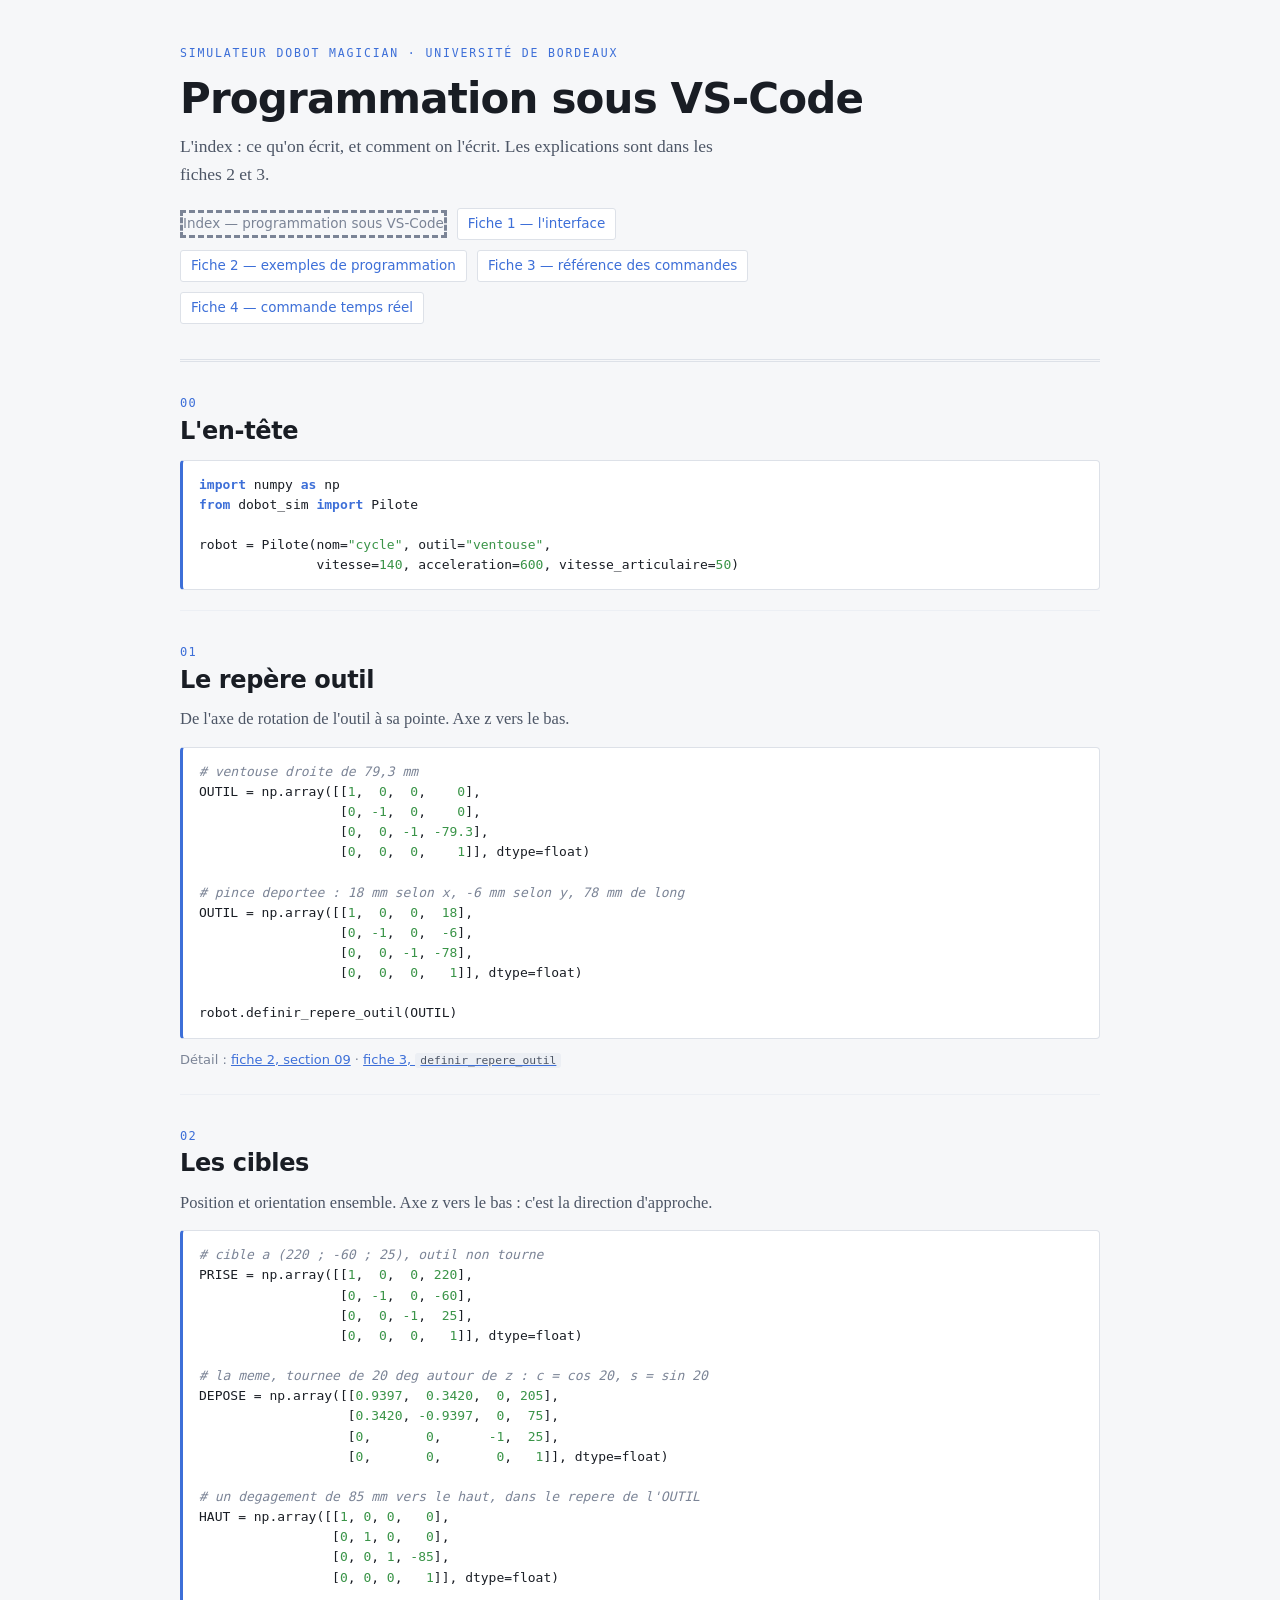
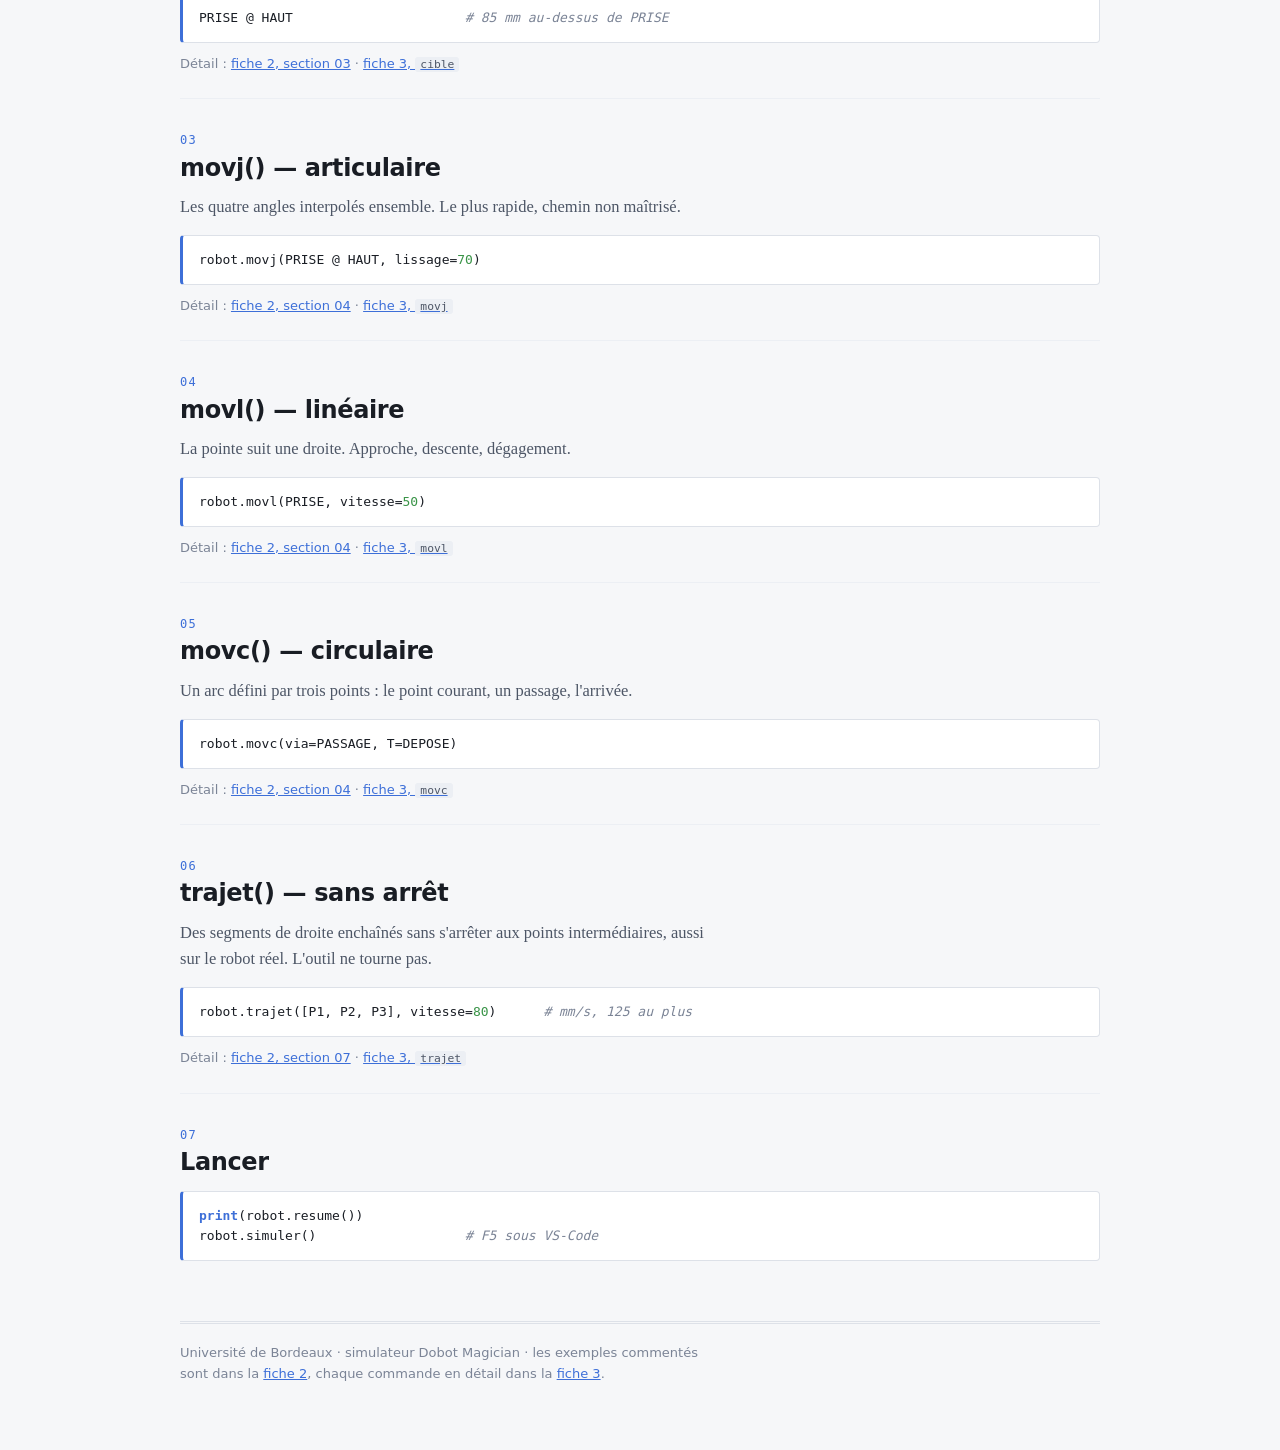
<file: fiches/fiche_index.html>
<!DOCTYPE html>
<html lang="fr">
<head>
<meta charset="utf-8">
<meta name="viewport" content="width=device-width, initial-scale=1">
<title>Index &mdash; programmation sous VS-Code</title>
<style>

:root{
  --fond:#f6f7f9; --carte:#ffffff; --encre:#191d24; --encre2:#4d5666;
  --muet:#7b8496; --trait:#dde1e8; --trait2:#eceff4;
  --accent:#3d6fd8; --accent-doux:#eaf0fd;
  --axe-x:#c33f3f; --axe-y:#3a9448; --axe-z:#3d6fd8; --axe-r:#7c96d8;
  --ok:#4c8f60; --alerte:#b3781f; --faute:#c0392b;
  --ombre:0 1px 2px rgba(20,28,45,.06), 0 6px 18px rgba(20,28,45,.05);
  --serif:Georgia,"Iowan Old Style","Times New Roman",serif;
  --sans:"Segoe UI",system-ui,-apple-system,"Helvetica Neue",Arial,sans-serif;
  --mono:"Cascadia Mono",Consolas,"DejaVu Sans Mono",monospace;
}
@media (prefers-color-scheme:dark){
  :root:not([data-theme="light"]){
    --fond:#12151a; --carte:#181c23; --encre:#e7eaf0; --encre2:#b9c1cf;
    --muet:#8993a5; --trait:#2a303a; --trait2:#21262e;
    --accent:#7aa2f7; --accent-doux:#1b2330;
    --axe-x:#e06a6a; --axe-y:#66c077; --axe-z:#7aa2f7; --axe-r:#9db4ea;
    --ok:#6fbc86; --alerte:#d7a44a; --faute:#e0705f;
    --ombre:0 1px 2px rgba(0,0,0,.35), 0 6px 18px rgba(0,0,0,.28);
  }
}
:root[data-theme="dark"]{
  --fond:#12151a; --carte:#181c23; --encre:#e7eaf0; --encre2:#b9c1cf;
  --muet:#8993a5; --trait:#2a303a; --trait2:#21262e;
  --accent:#7aa2f7; --accent-doux:#1b2330;
  --axe-x:#e06a6a; --axe-y:#66c077; --axe-z:#7aa2f7; --axe-r:#9db4ea;
  --ok:#6fbc86; --alerte:#d7a44a; --faute:#e0705f;
  --ombre:0 1px 2px rgba(0,0,0,.35), 0 6px 18px rgba(0,0,0,.28);
}

*{box-sizing:border-box;}
html{scroll-behavior:smooth; scroll-padding-top:74px;}
body{
  margin:0; background:var(--fond); color:var(--encre);
  font-family:var(--serif); font-size:16.5px; line-height:1.62;
  padding-inline:16px; padding-block:0;
}
.page{max-width:920px; margin:0 auto;}

/* ---- en-tete ---- */
header.une{padding-block:44px 26px; border-bottom:3px double var(--trait);}
.surtitre{
  font-family:var(--mono); font-size:11.5px; letter-spacing:.16em;
  text-transform:uppercase; color:var(--accent); margin:0 0 12px;
}
h1{
  font-family:var(--sans); font-weight:650; letter-spacing:-.02em;
  font-size:clamp(28px,5.2vw,42px); line-height:1.12; margin:0 0 10px;
  text-wrap:balance;
}
.chapeau{margin:0; color:var(--encre2); font-size:17.5px; max-width:62ch;}
.jeu-fiches{
  margin-top:20px; font-family:var(--sans); font-size:13.5px;
  display:flex; flex-wrap:wrap; gap:10px; align-items:center;
}
.jeu-fiches a{
  color:var(--accent); text-decoration:none;
  border:1px solid var(--trait); border-radius:3px; padding:4px 10px;
  background:var(--carte);
}
.jeu-fiches a:hover{border-color:var(--accent);}
.jeu-fiches .ici{color:var(--muet); border-style:dashed; background:none;}

/* ---- sommaire ---- */
nav.sommaire{
  position:sticky; top:0; z-index:5; background:var(--fond);
  border-bottom:1px solid var(--trait); margin-bottom:8px;
  padding-block:10px; font-family:var(--sans); font-size:13px;
}
nav.sommaire ol{
  list-style:none; display:flex; flex-wrap:wrap; gap:6px 18px;
  margin:0; padding:0; counter-reset:s;
}
nav.sommaire a{color:var(--encre2); text-decoration:none; white-space:nowrap;}
nav.sommaire a::before{
  counter-increment:s; content:counter(s,decimal-leading-zero) " ";
  font-family:var(--mono); font-size:10.5px; color:var(--muet);
}
nav.sommaire a:hover{color:var(--accent);}

/* ---- sections ---- */
section{padding-block:34px 6px; border-top:1px solid var(--trait2);}
section:first-of-type{border-top:none;}
h2{
  font-family:var(--sans); font-weight:640; letter-spacing:-.015em;
  font-size:24px; line-height:1.2; margin:0 0 4px; text-wrap:balance;
}
h2 .num{
  font-family:var(--mono); font-size:12px; font-weight:400;
  color:var(--accent); letter-spacing:.1em; display:block; margin-bottom:6px;
}
h3{
  font-family:var(--sans); font-weight:620; font-size:16.5px;
  margin:26px 0 6px; letter-spacing:-.005em;
}
p{margin:.7em 0; max-width:68ch;}
.intro{color:var(--encre2); max-width:66ch;}
ul,ol.liste{max-width:66ch; padding-left:1.2em;}
li{margin:.3em 0;}
a{color:var(--accent);}

/* ---- jetons ---- */
.ui{
  font-family:var(--sans); font-size:.9em; font-weight:600;
  background:var(--accent-doux); color:var(--accent);
  border-radius:3px; padding:1px 6px; white-space:nowrap;
}
kbd{
  font-family:var(--mono); font-size:.82em; background:var(--carte);
  border:1px solid var(--trait); border-bottom-width:2px; border-radius:4px;
  padding:1px 6px; color:var(--encre2); white-space:nowrap;
}
code{font-family:var(--mono); font-size:.87em; color:var(--encre2);
  background:var(--trait2); border-radius:3px; padding:1px 5px;}
pre{
  font-family:var(--mono); font-size:13px; line-height:1.55;
  background:var(--carte); border:1px solid var(--trait); border-left:3px solid var(--accent);
  border-radius:4px; padding:14px 16px; overflow-x:auto; margin:14px 0;
  color:var(--encre);
}
pre code{background:none; padding:0; font-size:inherit; color:inherit;}
pre .c{color:var(--muet); font-style:italic;}
pre .k{color:var(--accent); font-weight:600;}
pre .n{color:var(--axe-y);}

/* ---- tableaux ---- */
.cadre{overflow-x:auto; margin:16px 0;}
table{border-collapse:collapse; width:100%; min-width:520px;
  font-family:var(--sans); font-size:14px;}
caption{
  text-align:left; font-family:var(--mono); font-size:11px;
  letter-spacing:.14em; text-transform:uppercase; color:var(--muet);
  padding-bottom:8px;
}
th{
  text-align:left; font-weight:620; font-size:11.5px; letter-spacing:.09em;
  text-transform:uppercase; color:var(--muet);
  border-bottom:1px solid var(--trait); padding:6px 12px 6px 0;
}
td{border-bottom:1px solid var(--trait2); padding:9px 12px 9px 0;
  vertical-align:top; color:var(--encre2);}
td:first-child{color:var(--encre); font-weight:560; white-space:nowrap;}
td.libre:first-child{white-space:normal;}
tr:last-child td{border-bottom:none;}
td .mono,th .mono{font-family:var(--mono); font-size:12.5px;}
td.num{font-variant-numeric:tabular-nums; white-space:nowrap;}

/* ---- encarts ---- */
.note{
  background:var(--carte); border:1px solid var(--trait); border-radius:5px;
  box-shadow:var(--ombre); padding:14px 18px; margin:18px 0; max-width:70ch;
}
.note p{margin:.4em 0;}
.note .etiquette{
  font-family:var(--mono); font-size:10.5px; letter-spacing:.14em;
  text-transform:uppercase; display:block; margin-bottom:5px;
}
.note.attention{border-left:3px solid var(--alerte);}
.note.attention .etiquette{color:var(--alerte);}
.note.piege{border-left:3px solid var(--faute);}
.note.piege .etiquette{color:var(--faute);}
.note.astuce{border-left:3px solid var(--ok);}
.note.astuce .etiquette{color:var(--ok);}

/* ---- axes colores ---- */
.ax{font-family:var(--mono); font-weight:700;}
.ax-x{color:var(--axe-x);} .ax-y{color:var(--axe-y);}
.ax-z{color:var(--axe-z);} .ax-r{color:var(--axe-r);}

footer{
  margin-top:40px; padding-block:22px 48px; border-top:3px double var(--trait);
  font-family:var(--sans); font-size:13px; color:var(--muet);
}

@media (max-width:560px){
  body{font-size:16px;}
  nav.sommaire{position:static;}
}
@media print{
  :root{--fond:#fff; --carte:#fff;}
  body{font-size:11pt;} nav.sommaire{display:none;}
  section{break-inside:auto; page-break-inside:auto;}
  h2,h3{break-after:avoid;} .note,pre,.cadre{break-inside:avoid;}
}
@media (prefers-reduced-motion:reduce){html{scroll-behavior:auto;}}

/* ---- figures ---- */
figure.schema{
  margin:24px 0; padding:18px 18px 14px; background:var(--carte);
  border:1px solid var(--trait); border-radius:5px; box-shadow:var(--ombre);
}
figure.schema svg{width:100%; height:auto; display:block;}
figcaption{
  font-family:var(--sans); font-size:13px; color:var(--muet);
  margin-top:12px; max-width:62ch;
}
.s-os{stroke:var(--encre2); stroke-width:7; stroke-linecap:round; fill:none;}
.s-cote{stroke:var(--muet); stroke-width:1; fill:none;}
.s-pointille{stroke:var(--muet); stroke-width:1; stroke-dasharray:4 4; fill:none;}
.s-sol{stroke:var(--trait); stroke-width:2;}
.s-txt{font-family:var(--sans); font-size:12px; fill:var(--encre2);}
.s-cle{font-family:var(--sans); font-size:12.5px; font-weight:650; fill:var(--encre);}
.s-mut{font-family:var(--sans); font-size:11.5px; fill:var(--muet);}
.s-x{stroke:var(--axe-x); fill:var(--axe-x);}
.s-z{stroke:var(--axe-z); fill:var(--axe-z);}
.s-pt{fill:var(--accent);}
.s-arc{stroke:var(--accent); stroke-width:1.6; fill:none;}

/* ---- badges de parametres ---- */
.oblig,.opt{
  font-family:var(--mono); font-size:9.5px; letter-spacing:.09em;
  text-transform:uppercase; border-radius:2px; padding:1px 5px;
  white-space:nowrap; font-weight:400;
}
.oblig{color:var(--faute); border:1px solid var(--faute);}
.opt{color:var(--muet); border:1px solid var(--trait);}
td .arg{font-family:var(--mono); font-size:12.5px; color:var(--encre); font-weight:600;}

/* ---- exercices ---- */
.exo{
  background:var(--carte); border:1px solid var(--trait);
  border-left:3px solid var(--accent); border-radius:5px;
  padding:14px 18px 16px; margin:16px 0; max-width:70ch; box-shadow:var(--ombre);
}
.exo h4{
  font-family:var(--mono); font-size:10.5px; letter-spacing:.14em;
  text-transform:uppercase; color:var(--accent); margin:0 0 8px; font-weight:400;
}
.exo p{margin:.35em 0;}
.exo ol{margin:.4em 0; padding-left:1.15em;}

/* ---- etapes numerotees ---- */
ol.etapes{list-style:none; padding:0; counter-reset:e; max-width:68ch;}
ol.etapes > li{
  counter-increment:e; position:relative; padding-left:38px; margin:14px 0;
}
ol.etapes > li::before{
  content:counter(e); position:absolute; left:0; top:1px;
  font-family:var(--mono); font-size:12px; color:var(--accent);
  border:1px solid var(--accent); border-radius:50%;
  width:24px; height:24px; line-height:22px; text-align:center;
}
ol.etapes b{font-family:var(--sans); font-size:.97em;}
/* ---- matrices homogenes ---- */
.matrice{
  display:flex; align-items:center; gap:14px; flex-wrap:wrap;
  margin:16px 0; font-family:var(--mono); font-size:13px;
}
.matrice .etiq{font-style:italic; color:var(--encre2); font-size:14px;}
.matrice .grille{
  display:grid; grid-template-columns:repeat(4, minmax(0, auto));
  gap:5px 20px; padding:10px 16px; position:relative;
  font-variant-numeric:tabular-nums;
}
.matrice .grille::before,.matrice .grille::after{
  content:""; position:absolute; top:0; bottom:0; width:8px;
  border:2px solid var(--muet);
}
.matrice .grille::before{left:0; border-right:none;}
.matrice .grille::after{right:0; border-left:none;}
.matrice .grille span{text-align:right; white-space:nowrap; color:var(--encre2);}
.matrice .grille span.pos{color:var(--accent); font-weight:700;}
.matrice .grille span.bas{color:var(--muet);}
.legende-mat{
  font-family:var(--sans); font-size:13px; color:var(--muet);
  margin:-4px 0 18px; max-width:64ch;
}
@media (max-width:520px){
  .matrice{font-size:11.5px; gap:8px;}
  .matrice .grille{gap:4px 10px; padding:8px 12px;}
}
.paire{display:flex; flex-wrap:wrap; gap:4px 38px; align-items:center;}
.paire .matrice{margin:10px 0;}
</style>
</head>
<body>
<div class="page">

<header class="une">
  <p class="surtitre">Simulateur Dobot Magician &middot; universit&eacute; de Bordeaux</p>
  <h1>Programmation sous VS-Code</h1>
  <p class="chapeau">L'index&nbsp;: ce qu'on &eacute;crit, et comment on l'&eacute;crit. Les
  explications sont dans les fiches&nbsp;2 et&nbsp;3.</p>
  <p class="jeu-fiches">
    <span class="ici">Index &mdash; programmation sous VS-Code</span>
    <a href="fiche_interface.html">Fiche 1 &mdash; l'interface</a>
    <a href="fiche_programmation.html">Fiche 2 &mdash; exemples de programmation</a>
    <a href="fiche_api.html">Fiche 3 &mdash; r&eacute;f&eacute;rence des commandes</a>
    <a href="fiche_commande.html">Fiche 4 &mdash; commande temps r&eacute;el</a>
  </p>
</header>

<section id="entete">
  <h2><span class="num">00</span>L'en-t&ecirc;te</h2>
<pre><code><span class="k">import</span> numpy <span class="k">as</span> np
<span class="k">from</span> dobot_sim <span class="k">import</span> Pilote

robot = Pilote(nom=<span class="n">"cycle"</span>, outil=<span class="n">"ventouse"</span>,
               vitesse=<span class="n">140</span>, acceleration=<span class="n">600</span>, vitesse_articulaire=<span class="n">50</span>)</code></pre>
</section>

<section id="outil">
  <h2><span class="num">01</span>Le rep&egrave;re outil</h2>
  <p class="intro">De l'axe de rotation de l'outil &agrave; sa pointe. Axe z vers le bas.</p>

<pre><code><span class="c"># ventouse droite de 79,3 mm</span>
OUTIL = np.array([[<span class="n">1</span>,  <span class="n">0</span>,  <span class="n">0</span>,    <span class="n">0</span>],
                  [<span class="n">0</span>, <span class="n">-1</span>,  <span class="n">0</span>,    <span class="n">0</span>],
                  [<span class="n">0</span>,  <span class="n">0</span>, <span class="n">-1</span>, <span class="n">-79.3</span>],
                  [<span class="n">0</span>,  <span class="n">0</span>,  <span class="n">0</span>,    <span class="n">1</span>]], dtype=float)

<span class="c"># pince deportee : 18 mm selon x, -6 mm selon y, 78 mm de long</span>
OUTIL = np.array([[<span class="n">1</span>,  <span class="n">0</span>,  <span class="n">0</span>,  <span class="n">18</span>],
                  [<span class="n">0</span>, <span class="n">-1</span>,  <span class="n">0</span>,  <span class="n">-6</span>],
                  [<span class="n">0</span>,  <span class="n">0</span>, <span class="n">-1</span>, <span class="n">-78</span>],
                  [<span class="n">0</span>,  <span class="n">0</span>,  <span class="n">0</span>,   <span class="n">1</span>]], dtype=float)

robot.definir_repere_outil(OUTIL)</code></pre>

  <p class="legende-mat">D&eacute;tail&nbsp;:
  <a href="fiche_programmation.html#reperes">fiche&nbsp;2, section&nbsp;09</a> &middot;
  <a href="fiche_api.html#p-reperes">fiche&nbsp;3, <code>definir_repere_outil</code></a></p>
</section>

<section id="cibles">
  <h2><span class="num">02</span>Les cibles</h2>
  <p class="intro">Position et orientation ensemble. Axe z vers le bas&nbsp;:
  c'est la direction d'approche.</p>

<pre><code><span class="c"># cible a (220 ; -60 ; 25), outil non tourne</span>
PRISE = np.array([[<span class="n">1</span>,  <span class="n">0</span>,  <span class="n">0</span>, <span class="n">220</span>],
                  [<span class="n">0</span>, <span class="n">-1</span>,  <span class="n">0</span>, <span class="n">-60</span>],
                  [<span class="n">0</span>,  <span class="n">0</span>, <span class="n">-1</span>,  <span class="n">25</span>],
                  [<span class="n">0</span>,  <span class="n">0</span>,  <span class="n">0</span>,   <span class="n">1</span>]], dtype=float)

<span class="c"># la meme, tournee de 20 deg autour de z : c = cos 20, s = sin 20</span>
DEPOSE = np.array([[<span class="n">0.9397</span>,  <span class="n">0.3420</span>,  <span class="n">0</span>, <span class="n">205</span>],
                   [<span class="n">0.3420</span>, <span class="n">-0.9397</span>,  <span class="n">0</span>,  <span class="n">75</span>],
                   [<span class="n">0</span>,       <span class="n">0</span>,      <span class="n">-1</span>,  <span class="n">25</span>],
                   [<span class="n">0</span>,       <span class="n">0</span>,       <span class="n">0</span>,   <span class="n">1</span>]], dtype=float)

<span class="c"># un degagement de 85 mm vers le haut, dans le repere de l'OUTIL</span>
HAUT = np.array([[<span class="n">1</span>, <span class="n">0</span>, <span class="n">0</span>,   <span class="n">0</span>],
                 [<span class="n">0</span>, <span class="n">1</span>, <span class="n">0</span>,   <span class="n">0</span>],
                 [<span class="n">0</span>, <span class="n">0</span>, <span class="n">1</span>, <span class="n">-85</span>],
                 [<span class="n">0</span>, <span class="n">0</span>, <span class="n">0</span>,   <span class="n">1</span>]], dtype=float)

PRISE @ HAUT                      <span class="c"># 85 mm au-dessus de PRISE</span></code></pre>

  <p class="legende-mat">D&eacute;tail&nbsp;:
  <a href="fiche_programmation.html#cible">fiche&nbsp;2, section&nbsp;03</a> &middot;
  <a href="fiche_api.html#f-cible">fiche&nbsp;3, <code>cible</code></a></p>
</section>

<section id="movj">
  <h2><span class="num">03</span>movj() &mdash; articulaire</h2>
  <p class="intro">Les quatre angles interpol&eacute;s ensemble. Le plus rapide, chemin
  non ma&icirc;tris&eacute;.</p>

<pre><code>robot.movj(PRISE @ HAUT, lissage=<span class="n">70</span>)</code></pre>

  <p class="legende-mat">D&eacute;tail&nbsp;:
  <a href="fiche_programmation.html#mouvements">fiche&nbsp;2, section&nbsp;04</a> &middot;
  <a href="fiche_api.html#p-movj">fiche&nbsp;3, <code>movj</code></a></p>
</section>

<section id="movl">
  <h2><span class="num">04</span>movl() &mdash; lin&eacute;aire</h2>
  <p class="intro">La pointe suit une droite. Approche, descente, d&eacute;gagement.</p>

<pre><code>robot.movl(PRISE, vitesse=<span class="n">50</span>)</code></pre>

  <p class="legende-mat">D&eacute;tail&nbsp;:
  <a href="fiche_programmation.html#mouvements">fiche&nbsp;2, section&nbsp;04</a> &middot;
  <a href="fiche_api.html#p-movl">fiche&nbsp;3, <code>movl</code></a></p>
</section>

<section id="movc">
  <h2><span class="num">05</span>movc() &mdash; circulaire</h2>
  <p class="intro">Un arc d&eacute;fini par trois points&nbsp;: le point courant, un
  passage, l'arriv&eacute;e.</p>

<pre><code>robot.movc(via=PASSAGE, T=DEPOSE)</code></pre>

  <p class="legende-mat">D&eacute;tail&nbsp;:
  <a href="fiche_programmation.html#mouvements">fiche&nbsp;2, section&nbsp;04</a> &middot;
  <a href="fiche_api.html#p-movc">fiche&nbsp;3, <code>movc</code></a></p>
</section>

<section id="trajet">
  <h2><span class="num">06</span>trajet() &mdash; sans arr&ecirc;t</h2>
  <p class="intro">Des segments de droite encha&icirc;n&eacute;s sans s'arr&ecirc;ter aux points
  interm&eacute;diaires, aussi sur le robot r&eacute;el. L'outil ne tourne pas.</p>

<pre><code>robot.trajet([P1, P2, P3], vitesse=<span class="n">80</span>)      <span class="c"># mm/s, 125 au plus</span></code></pre>

  <p class="legende-mat">D&eacute;tail&nbsp;:
  <a href="fiche_programmation.html#trajet">fiche&nbsp;2, section&nbsp;07</a> &middot;
  <a href="fiche_api.html#p-trajet">fiche&nbsp;3, <code>trajet</code></a></p>
</section>

<section id="sortie">
  <h2><span class="num">07</span>Lancer</h2>
<pre><code><span class="k">print</span>(robot.resume())
robot.simuler()                   <span class="c"># F5 sous VS-Code</span></code></pre>
</section>

<footer>
  <p class="legende-mat">Universit&eacute; de Bordeaux &middot; simulateur Dobot Magician
  &middot; les exemples comment&eacute;s sont dans la
  <a href="fiche_programmation.html">fiche&nbsp;2</a>, chaque commande en d&eacute;tail
  dans la <a href="fiche_api.html#index">fiche&nbsp;3</a>.</p>
</footer>

</div>
</body>
</html>
</file>
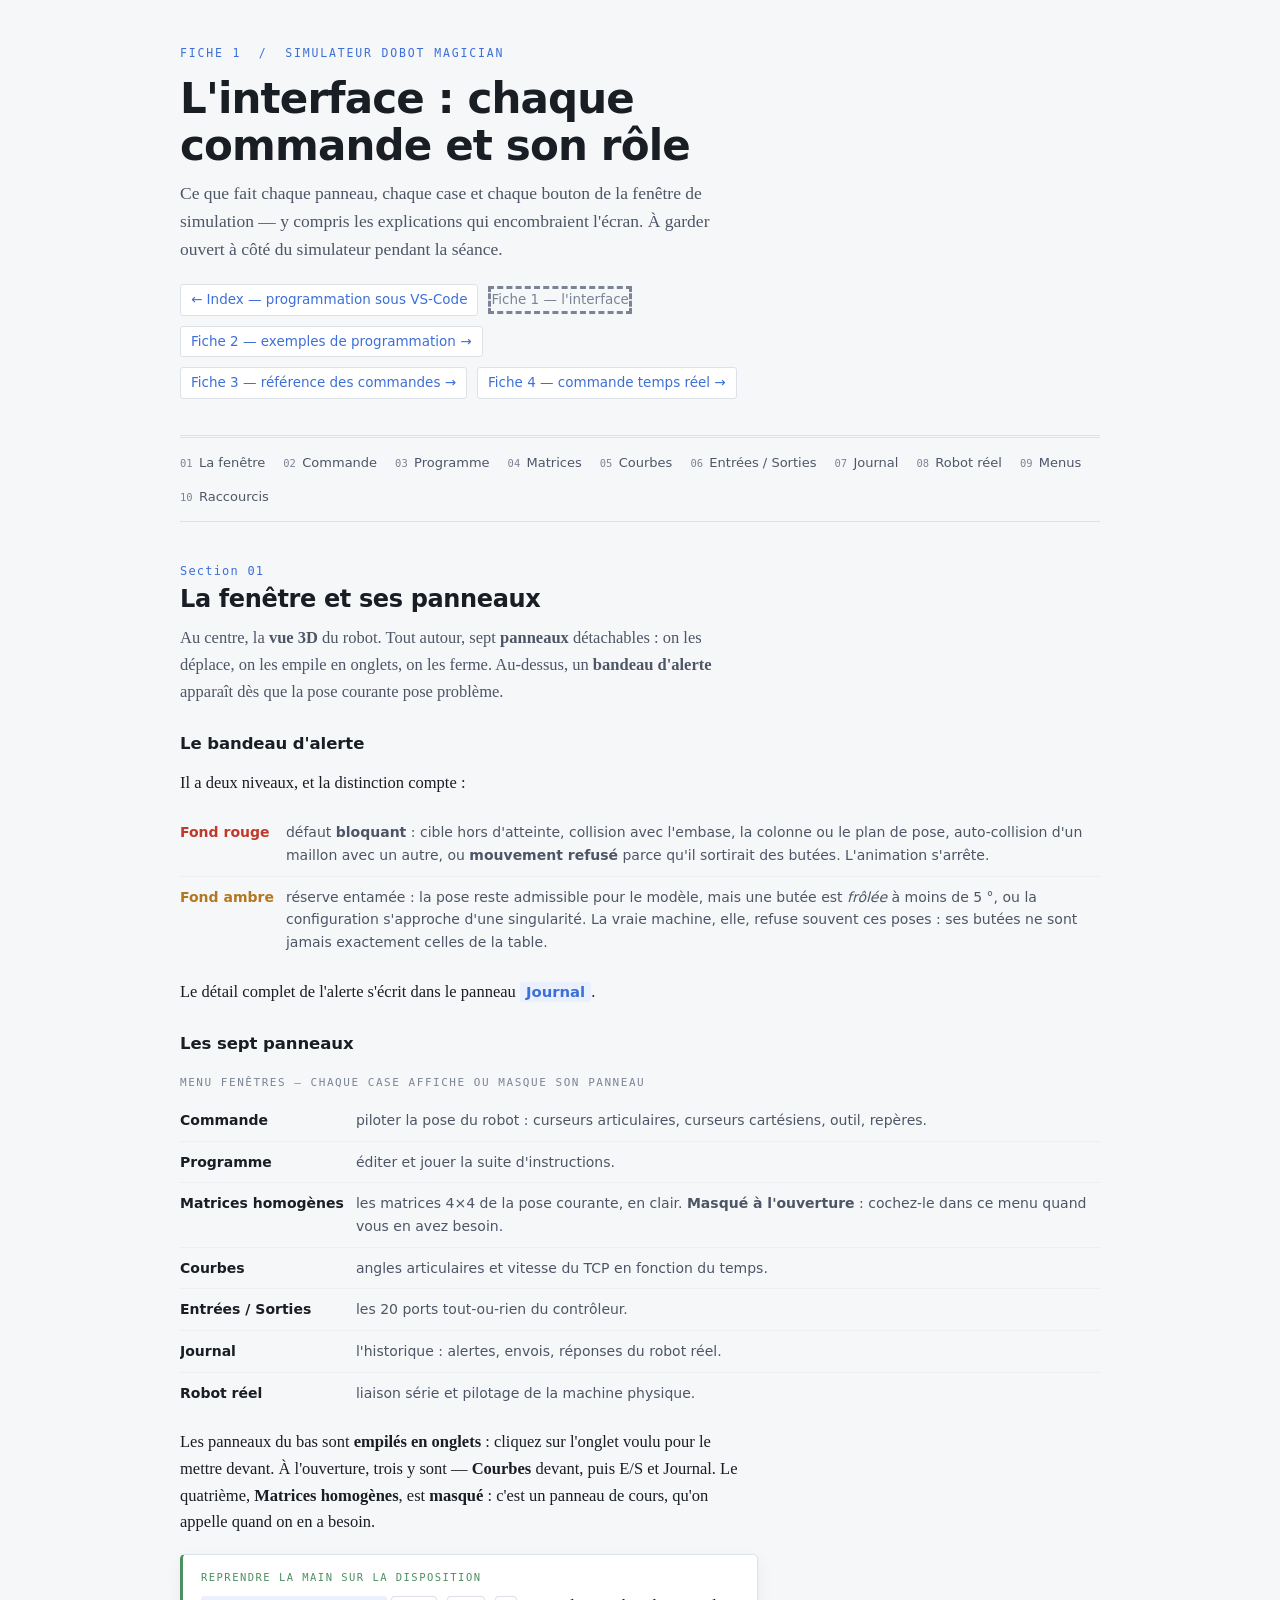
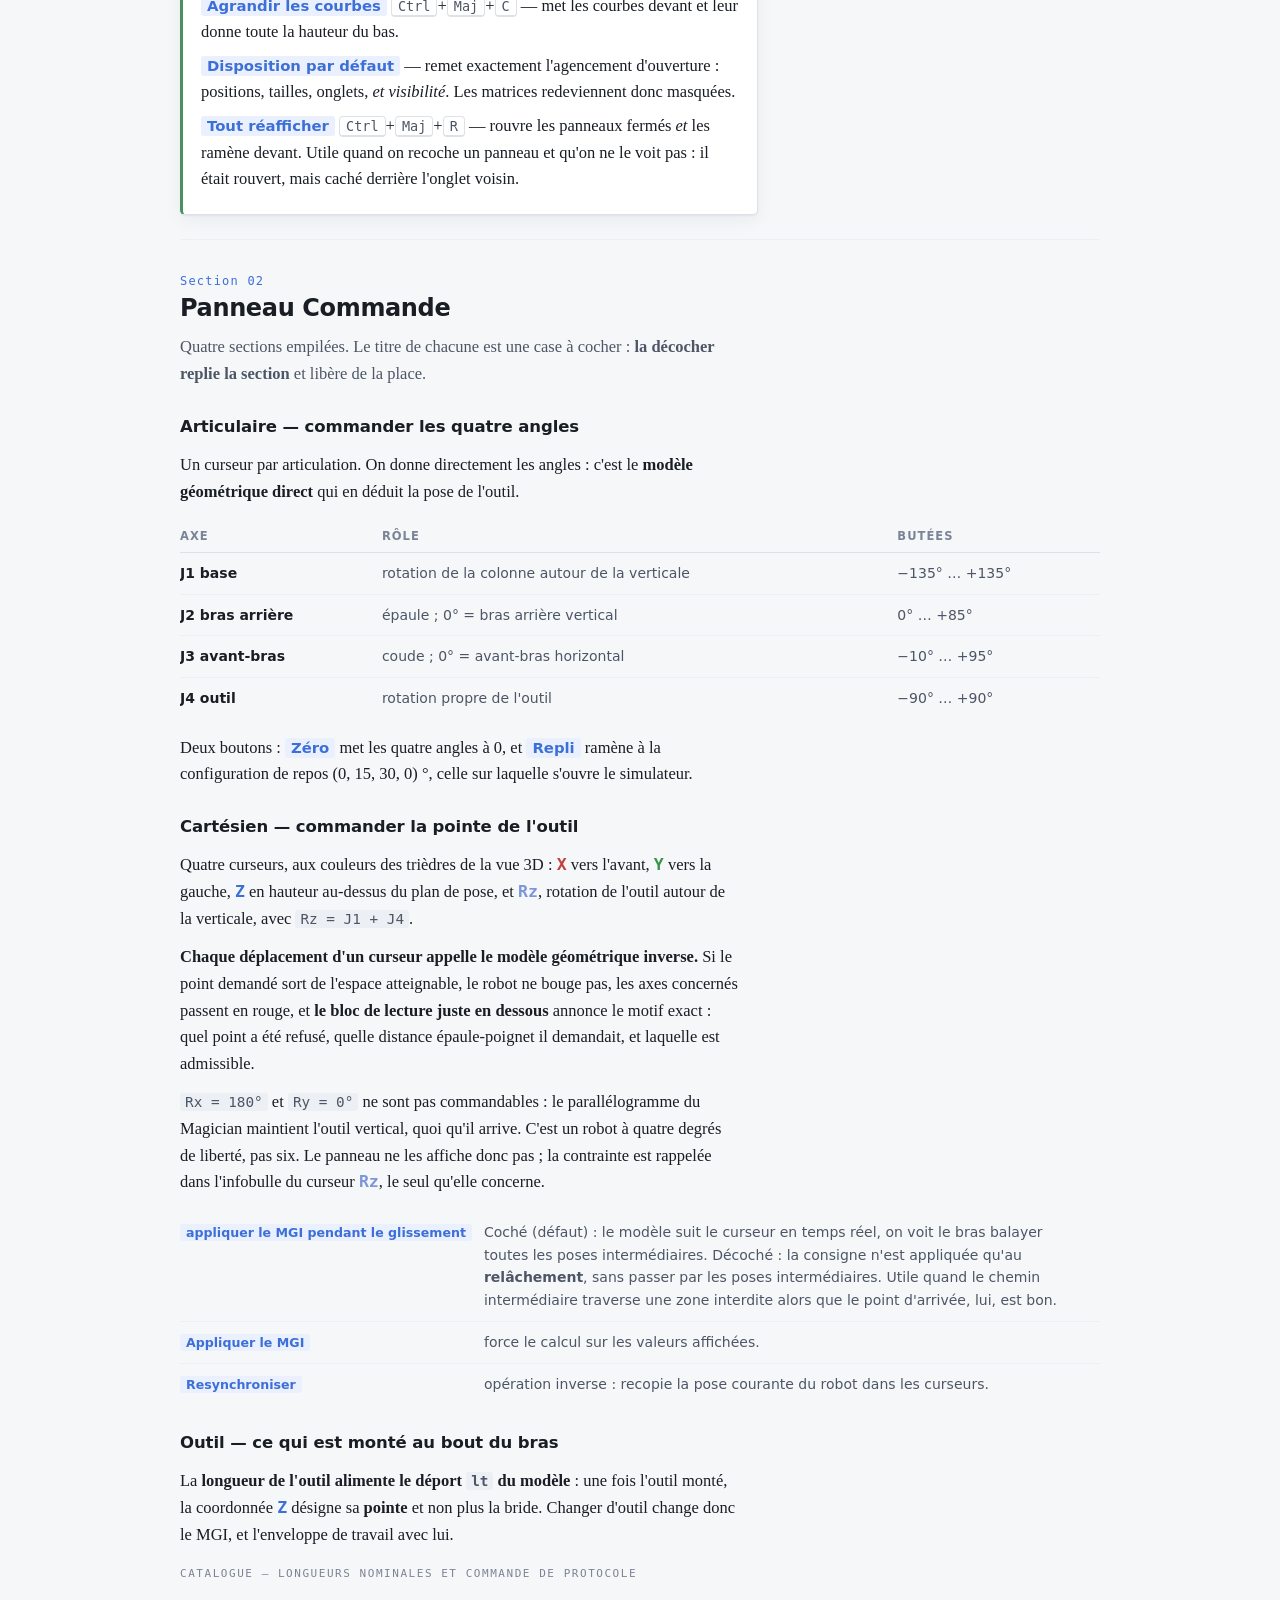
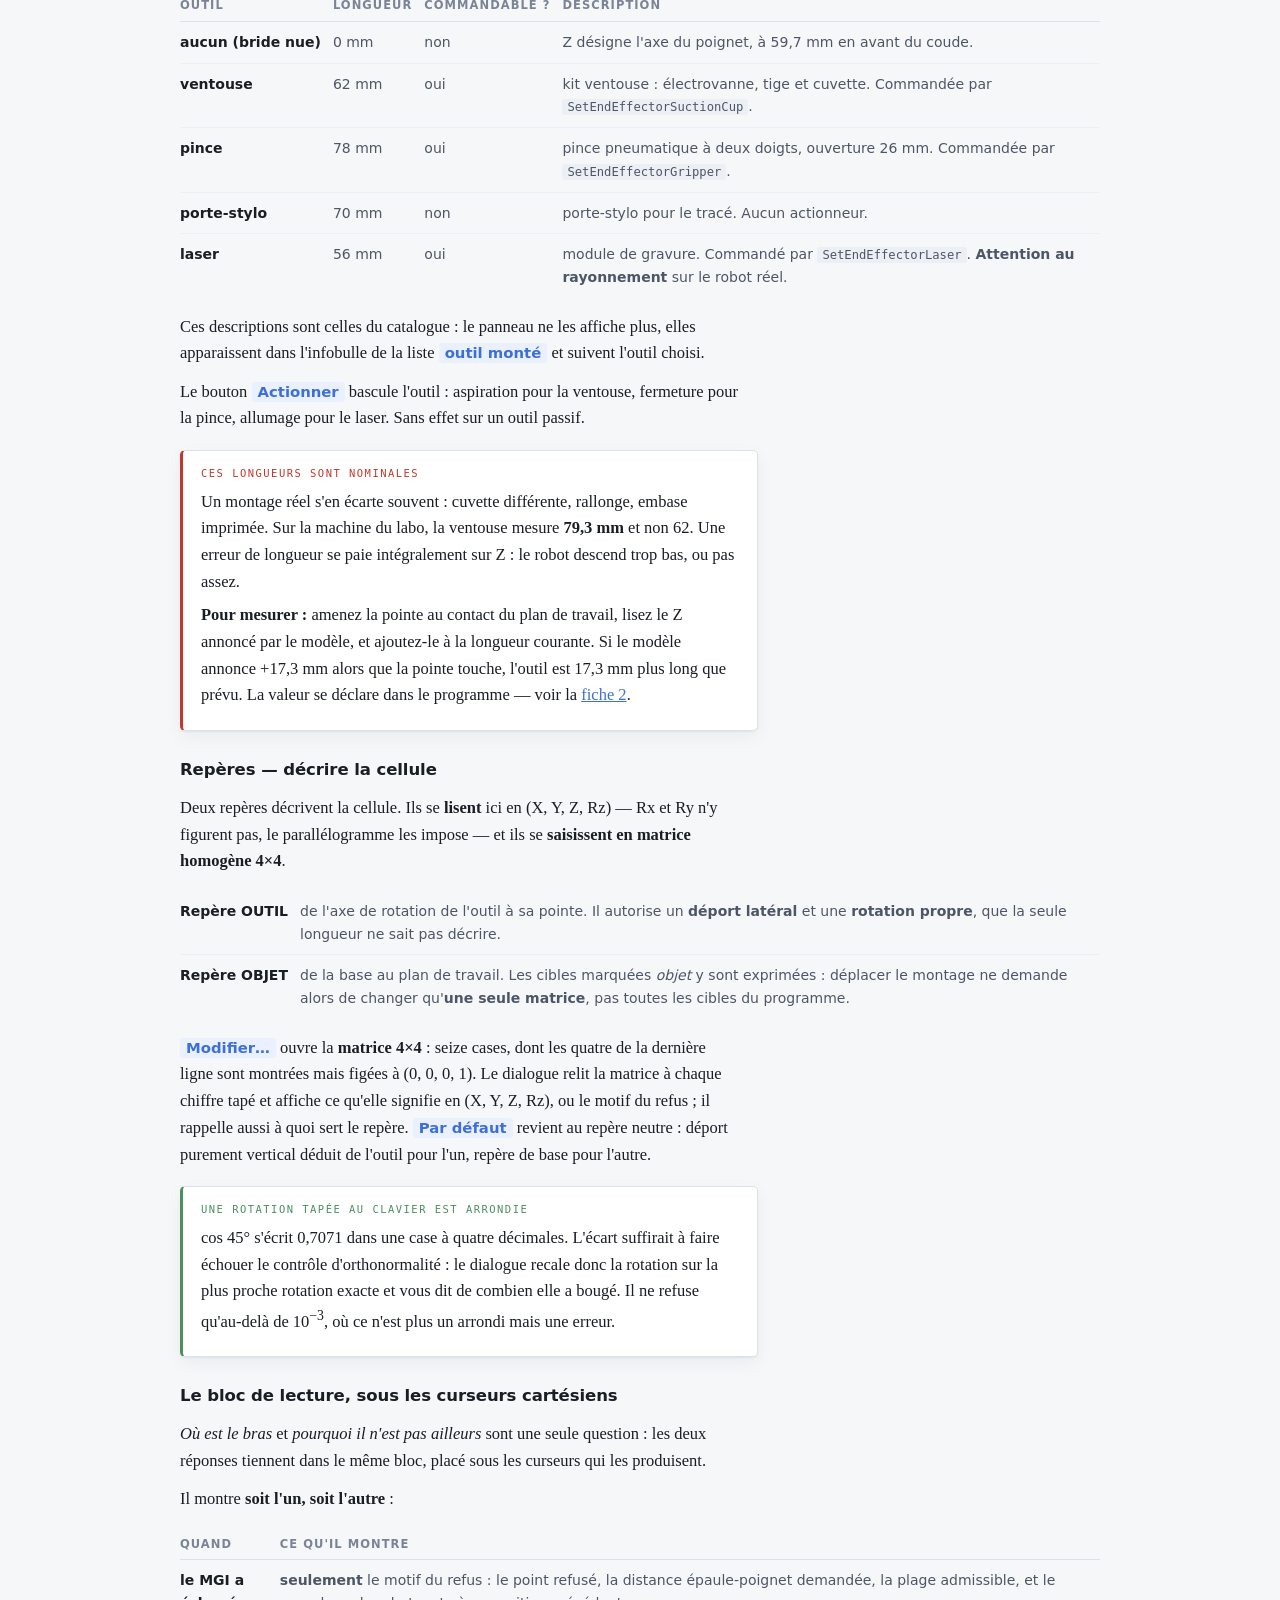
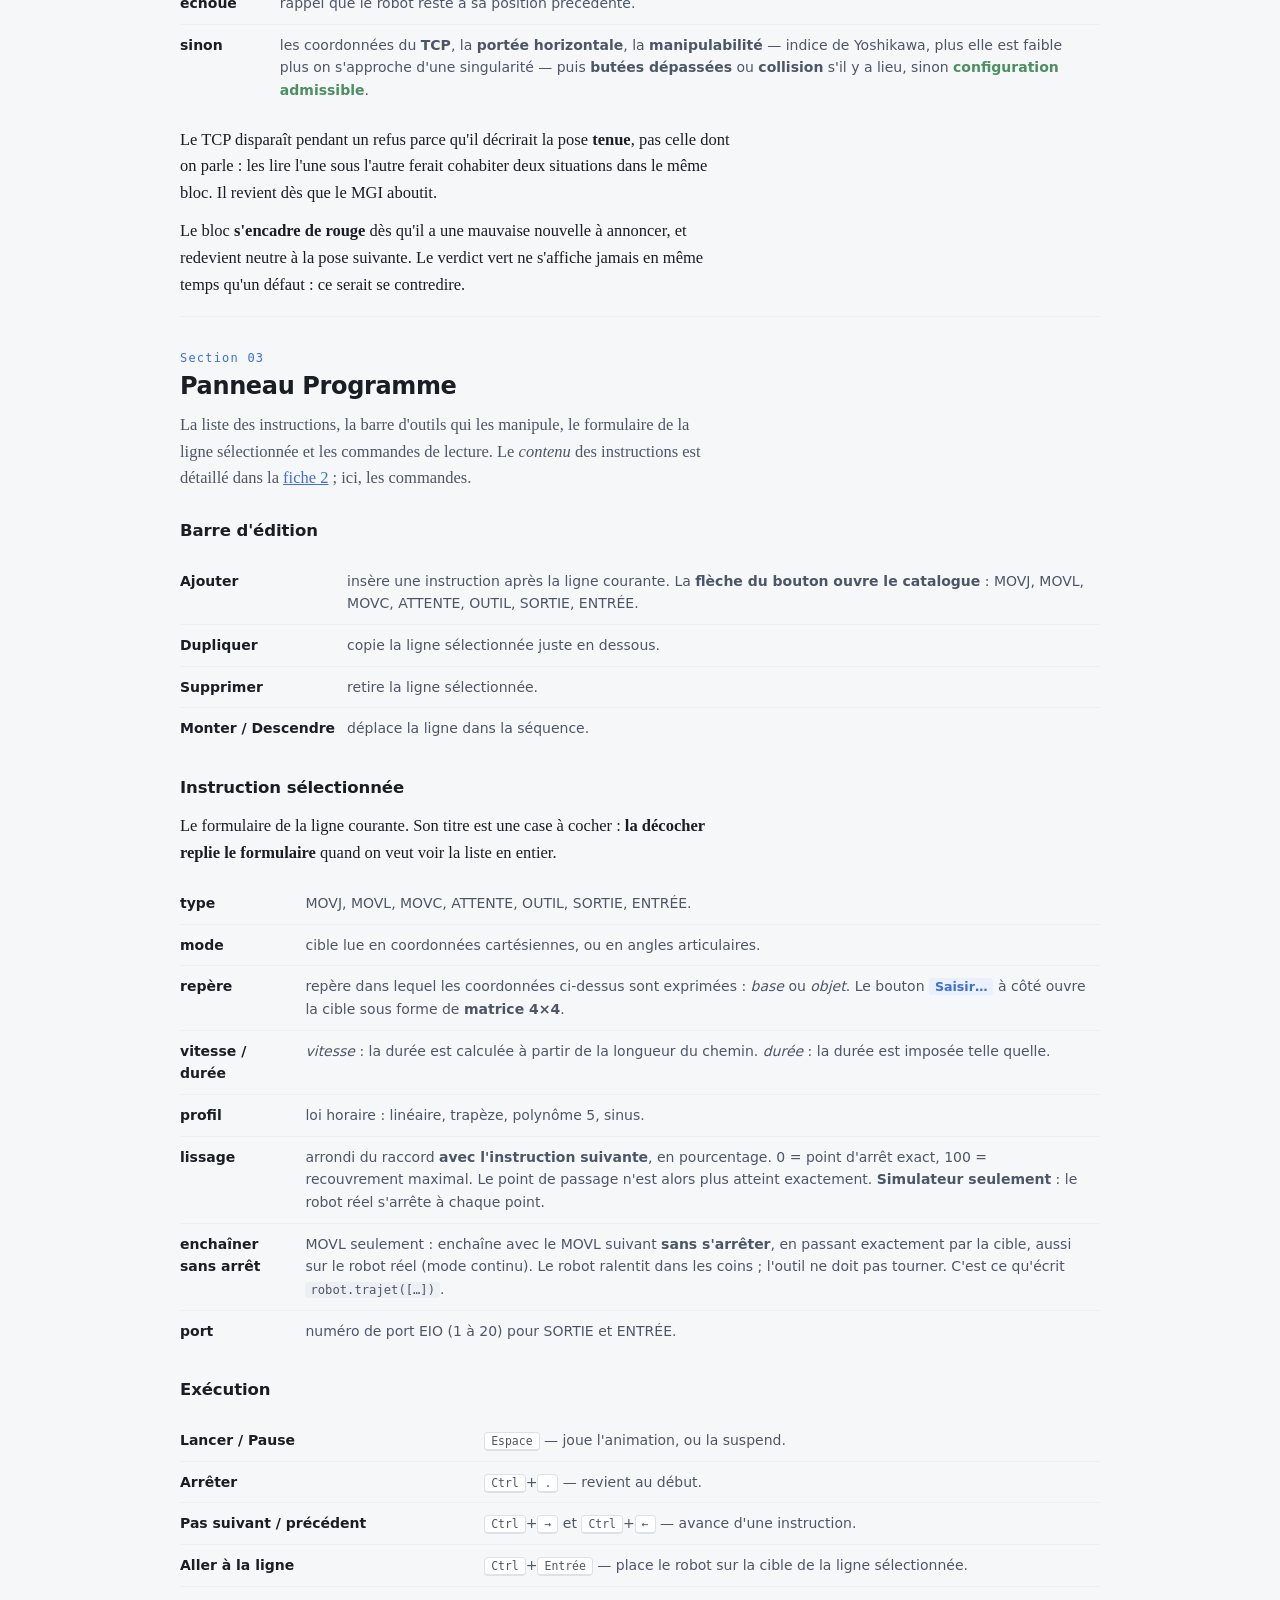
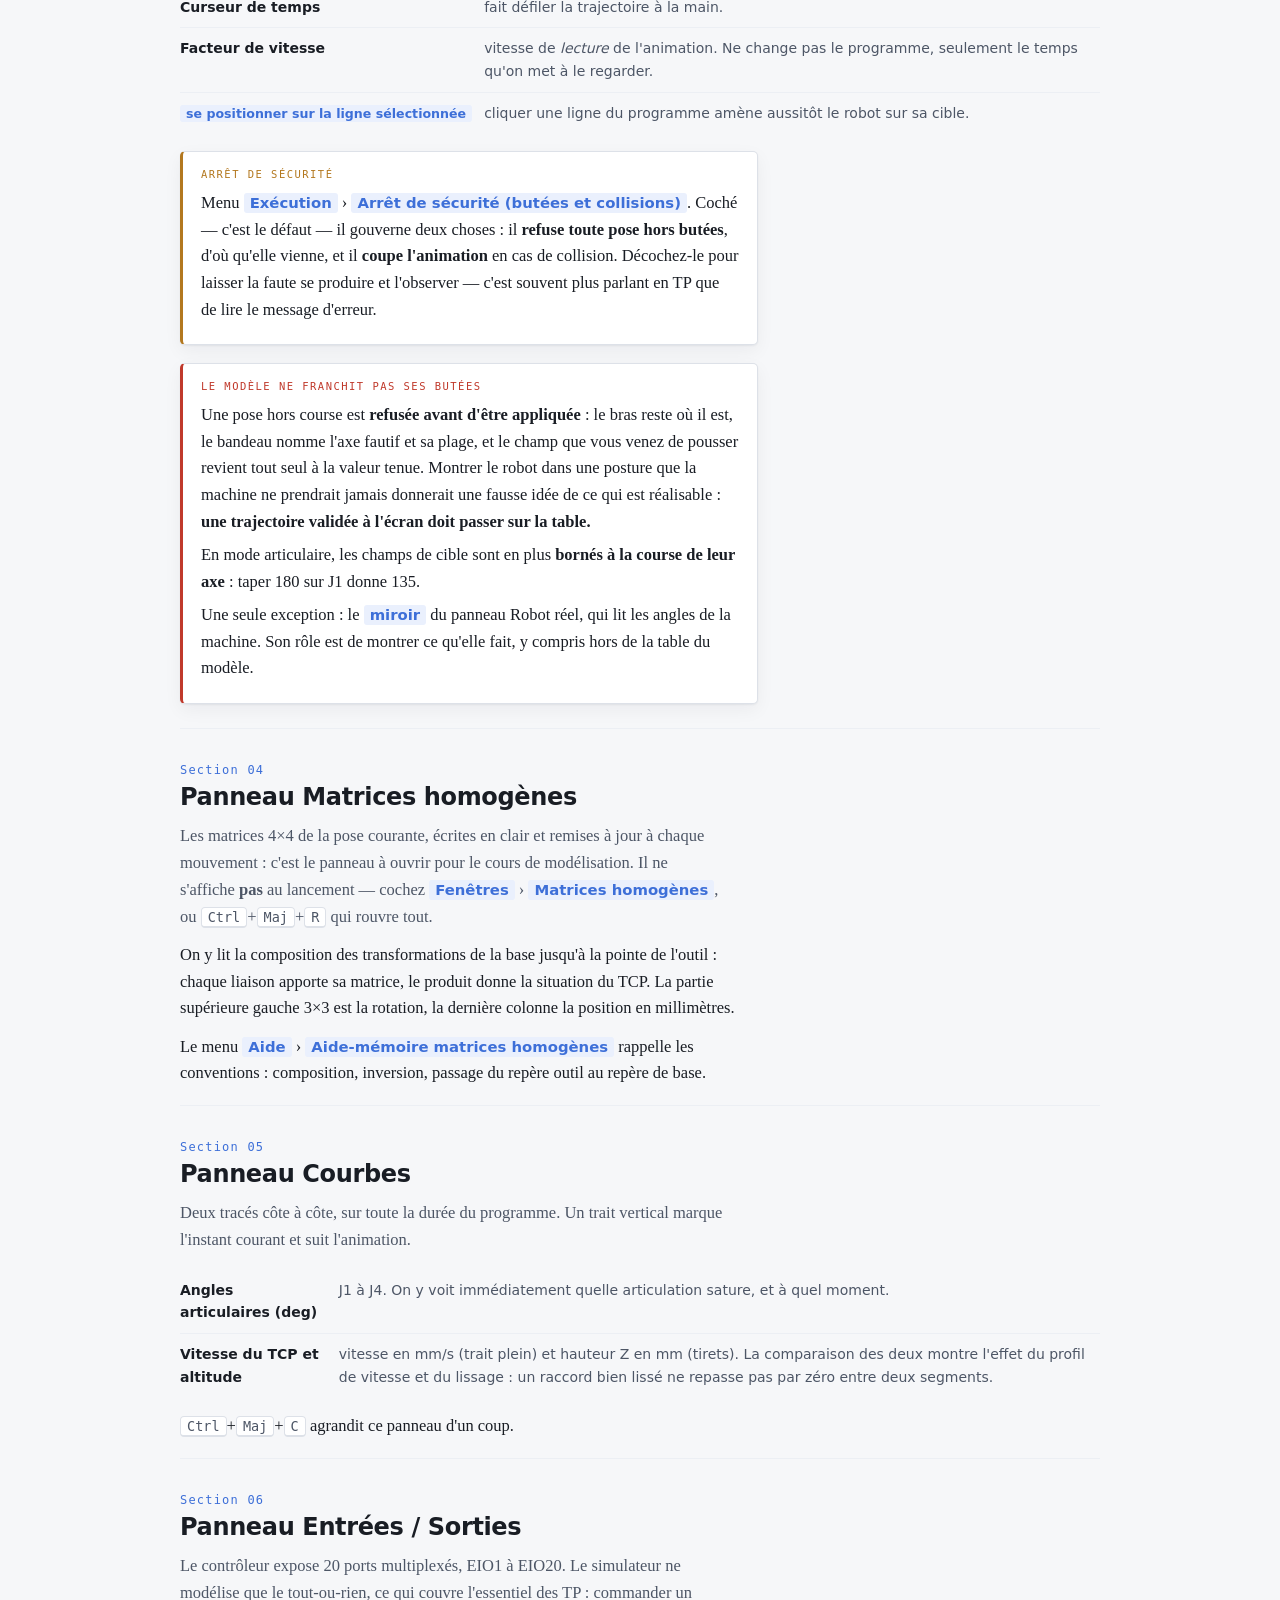
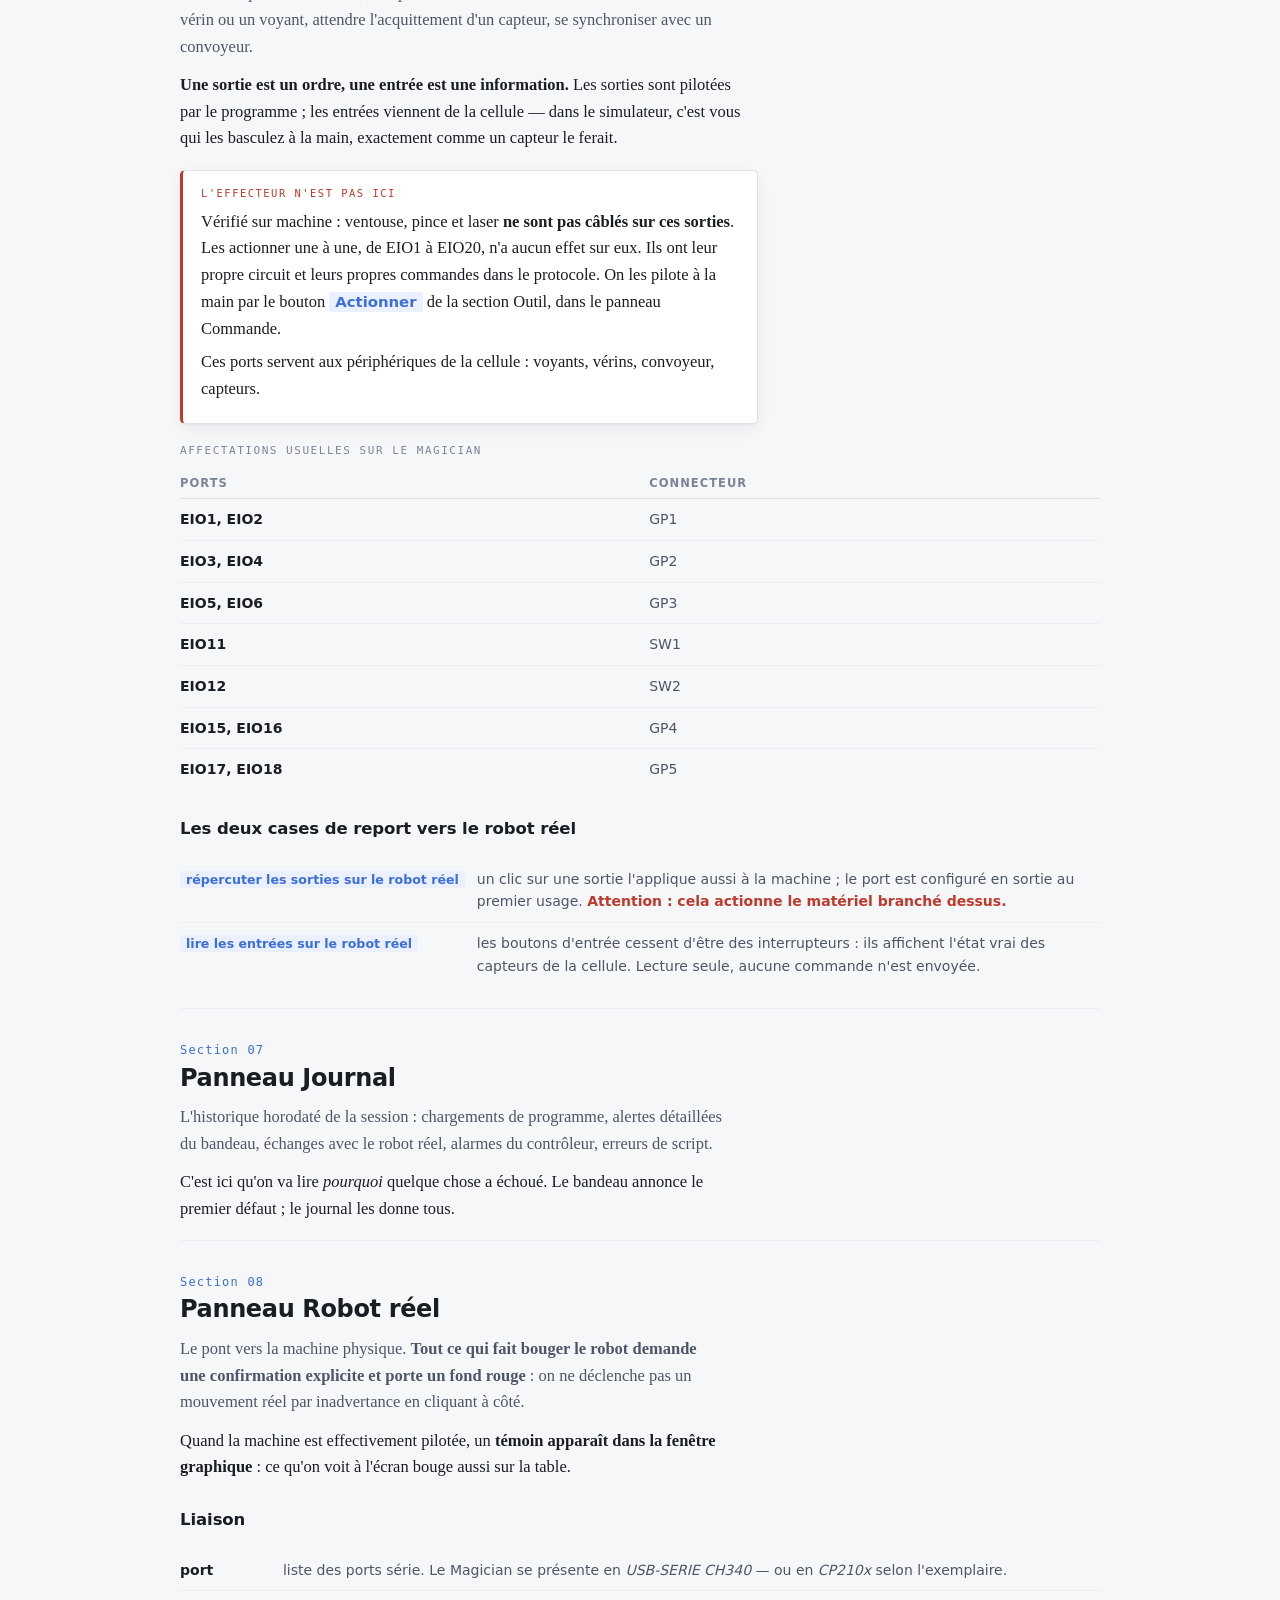
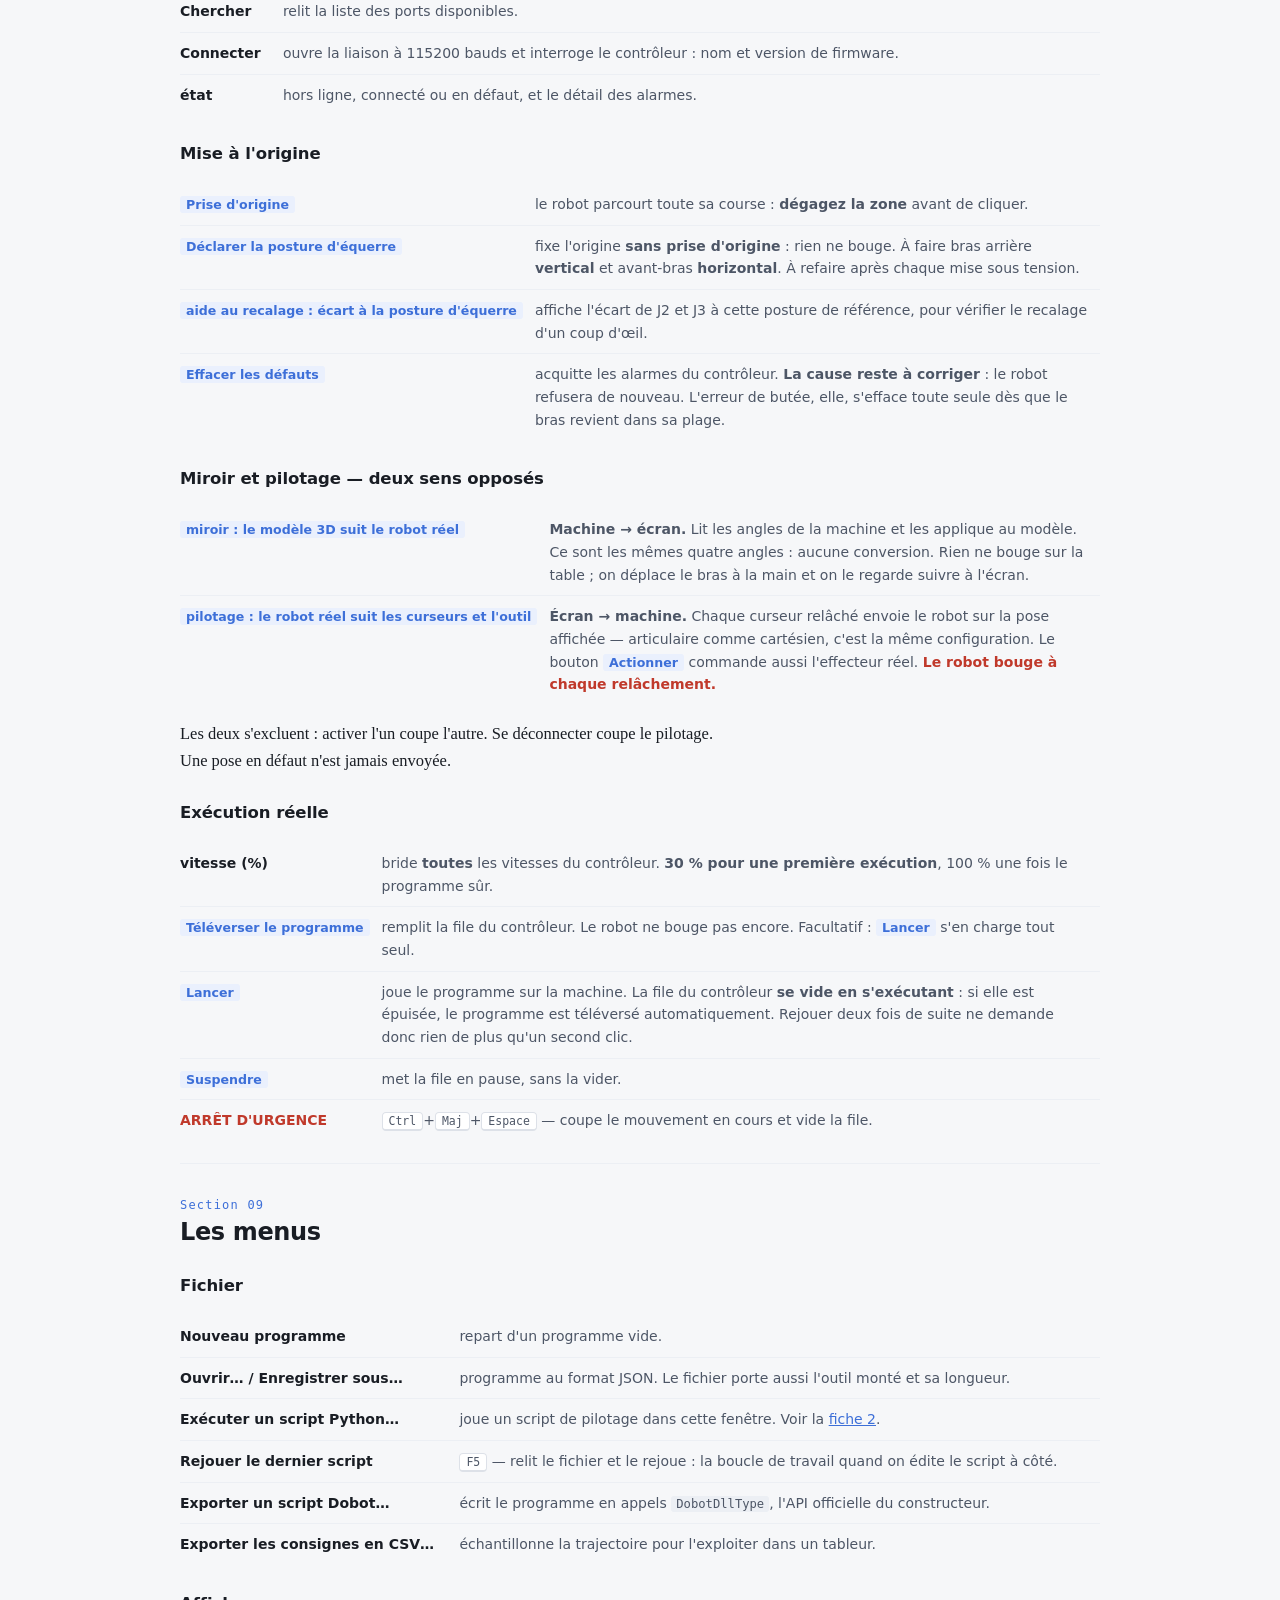
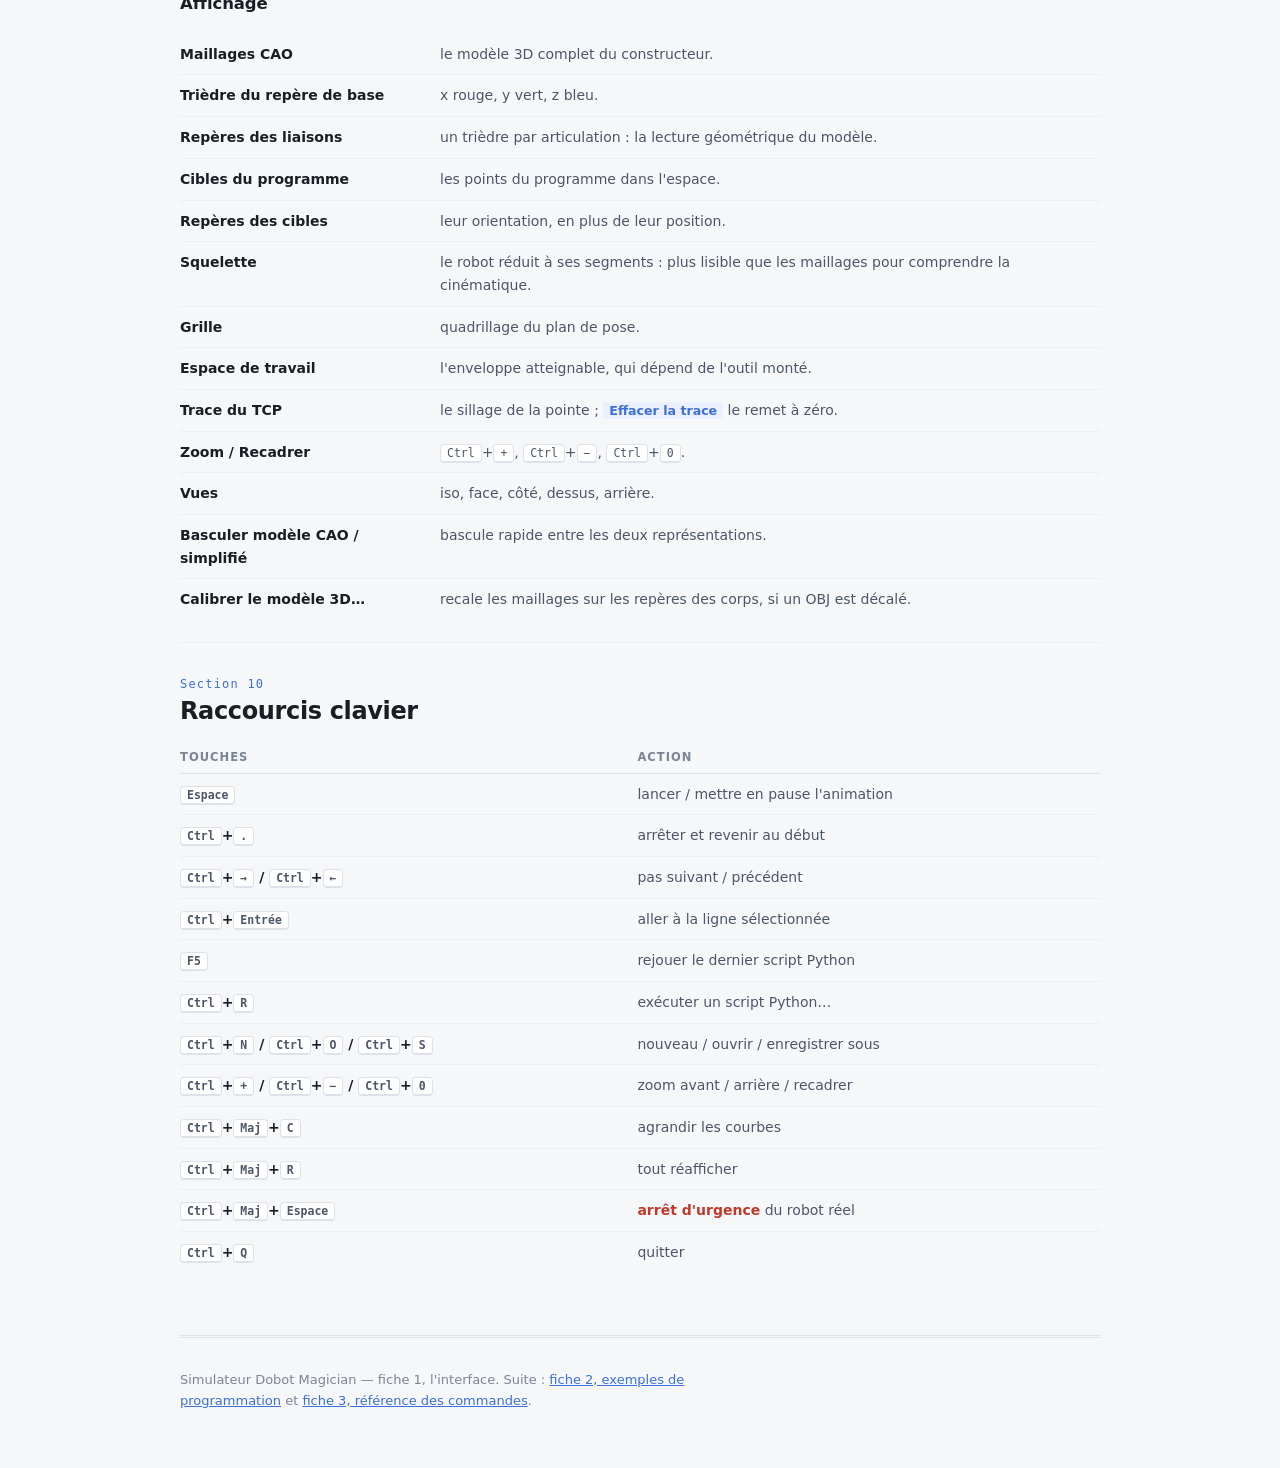
<file: fiches/fiche_interface.html>
<!DOCTYPE html>
<html lang="fr">
<head>
<meta charset="utf-8">
<meta name="viewport" content="width=device-width, initial-scale=1">
<title>Simulateur Dobot &mdash; L'interface</title>
<style>
:root{
  --fond:#f6f7f9; --carte:#ffffff; --encre:#191d24; --encre2:#4d5666;
  --muet:#7b8496; --trait:#dde1e8; --trait2:#eceff4;
  --accent:#3d6fd8; --accent-doux:#eaf0fd;
  --axe-x:#c33f3f; --axe-y:#3a9448; --axe-z:#3d6fd8; --axe-r:#7c96d8;
  --ok:#4c8f60; --alerte:#b3781f; --faute:#c0392b;
  --ombre:0 1px 2px rgba(20,28,45,.06), 0 6px 18px rgba(20,28,45,.05);
  --serif:Georgia,"Iowan Old Style","Times New Roman",serif;
  --sans:"Segoe UI",system-ui,-apple-system,"Helvetica Neue",Arial,sans-serif;
  --mono:"Cascadia Mono",Consolas,"DejaVu Sans Mono",monospace;
}
@media (prefers-color-scheme:dark){
  :root:not([data-theme="light"]){
    --fond:#12151a; --carte:#181c23; --encre:#e7eaf0; --encre2:#b9c1cf;
    --muet:#8993a5; --trait:#2a303a; --trait2:#21262e;
    --accent:#7aa2f7; --accent-doux:#1b2330;
    --axe-x:#e06a6a; --axe-y:#66c077; --axe-z:#7aa2f7; --axe-r:#9db4ea;
    --ok:#6fbc86; --alerte:#d7a44a; --faute:#e0705f;
    --ombre:0 1px 2px rgba(0,0,0,.35), 0 6px 18px rgba(0,0,0,.28);
  }
}
:root[data-theme="dark"]{
  --fond:#12151a; --carte:#181c23; --encre:#e7eaf0; --encre2:#b9c1cf;
  --muet:#8993a5; --trait:#2a303a; --trait2:#21262e;
  --accent:#7aa2f7; --accent-doux:#1b2330;
  --axe-x:#e06a6a; --axe-y:#66c077; --axe-z:#7aa2f7; --axe-r:#9db4ea;
  --ok:#6fbc86; --alerte:#d7a44a; --faute:#e0705f;
  --ombre:0 1px 2px rgba(0,0,0,.35), 0 6px 18px rgba(0,0,0,.28);
}

*{box-sizing:border-box;}
html{scroll-behavior:smooth; scroll-padding-top:74px;}
body{
  margin:0; background:var(--fond); color:var(--encre);
  font-family:var(--serif); font-size:16.5px; line-height:1.62;
  padding-inline:16px; padding-block:0;
}
.page{max-width:920px; margin:0 auto;}

/* ---- en-tete ---- */
header.une{padding-block:44px 26px; border-bottom:3px double var(--trait);}
.surtitre{
  font-family:var(--mono); font-size:11.5px; letter-spacing:.16em;
  text-transform:uppercase; color:var(--accent); margin:0 0 12px;
}
h1{
  font-family:var(--sans); font-weight:650; letter-spacing:-.02em;
  font-size:clamp(28px,5.2vw,42px); line-height:1.12; margin:0 0 10px;
  text-wrap:balance;
}
.chapeau{margin:0; color:var(--encre2); font-size:17.5px; max-width:62ch;}
.jeu-fiches{
  margin-top:20px; font-family:var(--sans); font-size:13.5px;
  display:flex; flex-wrap:wrap; gap:10px; align-items:center;
}
.jeu-fiches a{
  color:var(--accent); text-decoration:none;
  border:1px solid var(--trait); border-radius:3px; padding:4px 10px;
  background:var(--carte);
}
.jeu-fiches a:hover{border-color:var(--accent);}
.jeu-fiches .ici{color:var(--muet); border-style:dashed; background:none;}

/* ---- sommaire ---- */
nav.sommaire{
  position:sticky; top:0; z-index:5; background:var(--fond);
  border-bottom:1px solid var(--trait); margin-bottom:8px;
  padding-block:10px; font-family:var(--sans); font-size:13px;
}
nav.sommaire ol{
  list-style:none; display:flex; flex-wrap:wrap; gap:6px 18px;
  margin:0; padding:0; counter-reset:s;
}
nav.sommaire a{color:var(--encre2); text-decoration:none; white-space:nowrap;}
nav.sommaire a::before{
  counter-increment:s; content:counter(s,decimal-leading-zero) " ";
  font-family:var(--mono); font-size:10.5px; color:var(--muet);
}
nav.sommaire a:hover{color:var(--accent);}

/* ---- sections ---- */
section{padding-block:34px 6px; border-top:1px solid var(--trait2);}
section:first-of-type{border-top:none;}
h2{
  font-family:var(--sans); font-weight:640; letter-spacing:-.015em;
  font-size:24px; line-height:1.2; margin:0 0 4px; text-wrap:balance;
}
h2 .num{
  font-family:var(--mono); font-size:12px; font-weight:400;
  color:var(--accent); letter-spacing:.1em; display:block; margin-bottom:6px;
}
h3{
  font-family:var(--sans); font-weight:620; font-size:16.5px;
  margin:26px 0 6px; letter-spacing:-.005em;
}
p{margin:.7em 0; max-width:68ch;}
.intro{color:var(--encre2); max-width:66ch;}
ul,ol.liste{max-width:66ch; padding-left:1.2em;}
li{margin:.3em 0;}
a{color:var(--accent);}

/* ---- jetons ---- */
.ui{
  font-family:var(--sans); font-size:.9em; font-weight:600;
  background:var(--accent-doux); color:var(--accent);
  border-radius:3px; padding:1px 6px; white-space:nowrap;
}
kbd{
  font-family:var(--mono); font-size:.82em; background:var(--carte);
  border:1px solid var(--trait); border-bottom-width:2px; border-radius:4px;
  padding:1px 6px; color:var(--encre2); white-space:nowrap;
}
code{font-family:var(--mono); font-size:.87em; color:var(--encre2);
  background:var(--trait2); border-radius:3px; padding:1px 5px;}
pre{
  font-family:var(--mono); font-size:13px; line-height:1.55;
  background:var(--carte); border:1px solid var(--trait); border-left:3px solid var(--accent);
  border-radius:4px; padding:14px 16px; overflow-x:auto; margin:14px 0;
  color:var(--encre);
}
pre code{background:none; padding:0; font-size:inherit; color:inherit;}
pre .c{color:var(--muet); font-style:italic;}
pre .k{color:var(--accent); font-weight:600;}
pre .n{color:var(--axe-y);}

/* ---- tableaux ---- */
.cadre{overflow-x:auto; margin:16px 0;}
table{border-collapse:collapse; width:100%; min-width:520px;
  font-family:var(--sans); font-size:14px;}
caption{
  text-align:left; font-family:var(--mono); font-size:11px;
  letter-spacing:.14em; text-transform:uppercase; color:var(--muet);
  padding-bottom:8px;
}
th{
  text-align:left; font-weight:620; font-size:11.5px; letter-spacing:.09em;
  text-transform:uppercase; color:var(--muet);
  border-bottom:1px solid var(--trait); padding:6px 12px 6px 0;
}
td{border-bottom:1px solid var(--trait2); padding:9px 12px 9px 0;
  vertical-align:top; color:var(--encre2);}
td:first-child{color:var(--encre); font-weight:560; white-space:nowrap;}
td.libre:first-child{white-space:normal;}
tr:last-child td{border-bottom:none;}
td .mono,th .mono{font-family:var(--mono); font-size:12.5px;}
td.num{font-variant-numeric:tabular-nums; white-space:nowrap;}

/* ---- encarts ---- */
.note{
  background:var(--carte); border:1px solid var(--trait); border-radius:5px;
  box-shadow:var(--ombre); padding:14px 18px; margin:18px 0; max-width:70ch;
}
.note p{margin:.4em 0;}
.note .etiquette{
  font-family:var(--mono); font-size:10.5px; letter-spacing:.14em;
  text-transform:uppercase; display:block; margin-bottom:5px;
}
.note.attention{border-left:3px solid var(--alerte);}
.note.attention .etiquette{color:var(--alerte);}
.note.piege{border-left:3px solid var(--faute);}
.note.piege .etiquette{color:var(--faute);}
.note.astuce{border-left:3px solid var(--ok);}
.note.astuce .etiquette{color:var(--ok);}

/* ---- axes colores ---- */
.ax{font-family:var(--mono); font-weight:700;}
.ax-x{color:var(--axe-x);} .ax-y{color:var(--axe-y);}
.ax-z{color:var(--axe-z);} .ax-r{color:var(--axe-r);}

footer{
  margin-top:40px; padding-block:22px 48px; border-top:3px double var(--trait);
  font-family:var(--sans); font-size:13px; color:var(--muet);
}

@media (max-width:560px){
  body{font-size:16px;}
  nav.sommaire{position:static;}
}
@media print{
  :root{--fond:#fff; --carte:#fff;}
  body{font-size:11pt;} nav.sommaire{display:none;}
  section{break-inside:auto; page-break-inside:auto;}
  h2,h3{break-after:avoid;} .note,pre,.cadre{break-inside:avoid;}
}
@media (prefers-reduced-motion:reduce){html{scroll-behavior:auto;}}
</style>
</head>
<body>
<div class="page">

<header class="une">
  <p class="surtitre">Fiche 1 &nbsp;/&nbsp; Simulateur Dobot Magician</p>
  <h1>L'interface&nbsp;: chaque commande et son r&ocirc;le</h1>
  <p class="chapeau">Ce que fait chaque panneau, chaque case et chaque bouton de la
  fen&ecirc;tre de simulation &mdash; y compris les explications qui encombraient
  l'&eacute;cran. &Agrave; garder ouvert &agrave; c&ocirc;t&eacute; du simulateur pendant la s&eacute;ance.</p>
  <p class="jeu-fiches">
    <a href="fiche_index.html">&larr; Index &mdash; programmation sous VS-Code</a>
    <span class="ici">Fiche 1 &mdash; l'interface</span>
    <a href="fiche_programmation.html">Fiche 2 &mdash; exemples de programmation &rarr;</a>
    <a href="fiche_api.html">Fiche 3 &mdash; r&eacute;f&eacute;rence des commandes &rarr;</a>
    <a href="fiche_commande.html">Fiche 4 &mdash; commande temps r&eacute;el &rarr;</a>
  </p>
</header>

<nav class="sommaire" aria-label="Sommaire">
  <ol>
    <li><a href="#fenetre">La fen&ecirc;tre</a></li>
    <li><a href="#commande">Commande</a></li>
    <li><a href="#programme">Programme</a></li>
    <li><a href="#matrices">Matrices</a></li>
    <li><a href="#courbes">Courbes</a></li>
    <li><a href="#es">Entr&eacute;es / Sorties</a></li>
    <li><a href="#journal">Journal</a></li>
    <li><a href="#reel">Robot r&eacute;el</a></li>
    <li><a href="#menus">Menus</a></li>
    <li><a href="#raccourcis">Raccourcis</a></li>
  </ol>
</nav>

<section id="fenetre">
  <h2><span class="num">Section 01</span>La fen&ecirc;tre et ses panneaux</h2>

  <p class="intro">Au centre, la <strong>vue 3D</strong> du robot. Tout autour, sept
  <strong>panneaux</strong> d&eacute;tachables&nbsp;: on les d&eacute;place, on les empile en
  onglets, on les ferme. Au-dessus, un <strong>bandeau d'alerte</strong> appara&icirc;t
  d&egrave;s que la pose courante pose probl&egrave;me.</p>

  <h3>Le bandeau d'alerte</h3>
  <p>Il a deux niveaux, et la distinction compte&nbsp;:</p>
  <div class="cadre"><table>
    <tr><td><span style="color:var(--faute);font-weight:700">Fond rouge</span></td>
      <td>d&eacute;faut <strong>bloquant</strong>&nbsp;: cible hors d'atteinte, collision
      avec l'embase, la colonne ou le plan de pose, auto-collision d'un maillon
      avec un autre, ou <strong>mouvement refus&eacute;</strong> parce qu'il sortirait
      des but&eacute;es. L'animation s'arr&ecirc;te.</td></tr>
    <tr><td><span style="color:var(--alerte);font-weight:700">Fond ambre</span></td>
      <td>r&eacute;serve entam&eacute;e&nbsp;: la pose reste admissible pour le mod&egrave;le, mais une
      but&eacute;e est <em>fr&ocirc;l&eacute;e</em> &agrave; moins de 5&nbsp;&deg;, ou la configuration s'approche
      d'une singularit&eacute;. La vraie machine, elle, refuse souvent ces poses&nbsp;: ses
      but&eacute;es ne sont jamais exactement celles de la table.</td></tr>
  </table></div>
  <p>Le d&eacute;tail complet de l'alerte s'&eacute;crit dans le panneau <span class="ui">Journal</span>.</p>

  <h3>Les sept panneaux</h3>
  <div class="cadre"><table>
    <caption>Menu Fen&ecirc;tres &mdash; chaque case affiche ou masque son panneau</caption>
    <tr><td>Commande</td><td>piloter la pose du robot&nbsp;: curseurs articulaires,
      curseurs cart&eacute;siens, outil, rep&egrave;res.</td></tr>
    <tr><td>Programme</td><td>&eacute;diter et jouer la suite d'instructions.</td></tr>
    <tr><td>Matrices homog&egrave;nes</td><td>les matrices 4&times;4 de la pose courante, en clair.
      <strong>Masqu&eacute; &agrave; l'ouverture</strong>&nbsp;: cochez-le dans ce menu quand
      vous en avez besoin.</td></tr>
    <tr><td>Courbes</td><td>angles articulaires et vitesse du TCP en fonction du temps.</td></tr>
    <tr><td>Entr&eacute;es / Sorties</td><td>les 20 ports tout-ou-rien du contr&ocirc;leur.</td></tr>
    <tr><td>Journal</td><td>l'historique&nbsp;: alertes, envois, r&eacute;ponses du robot r&eacute;el.</td></tr>
    <tr><td>Robot r&eacute;el</td><td>liaison s&eacute;rie et pilotage de la machine physique.</td></tr>
  </table></div>

  <p>Les panneaux du bas sont <strong>empil&eacute;s en onglets</strong>&nbsp;: cliquez sur
  l'onglet voulu pour le mettre devant. &Agrave; l'ouverture, trois y sont &mdash;
  <strong>Courbes</strong> devant, puis E/S et Journal. Le quatri&egrave;me,
  <strong>Matrices homog&egrave;nes</strong>, est <strong>masqu&eacute;</strong>&nbsp;: c'est un
  panneau de cours, qu'on appelle quand on en a besoin.</p>

  <div class="note astuce">
    <span class="etiquette">Reprendre la main sur la disposition</span>
    <p><span class="ui">Agrandir les courbes</span> <kbd>Ctrl</kbd>+<kbd>Maj</kbd>+<kbd>C</kbd>
    &mdash; met les courbes devant et leur donne toute la hauteur du bas.</p>
    <p><span class="ui">Disposition par d&eacute;faut</span> &mdash; remet exactement
    l'agencement d'ouverture&nbsp;: positions, tailles, onglets, <em>et
    visibilit&eacute;</em>. Les matrices redeviennent donc masqu&eacute;es.</p>
    <p><span class="ui">Tout r&eacute;afficher</span> <kbd>Ctrl</kbd>+<kbd>Maj</kbd>+<kbd>R</kbd>
    &mdash; rouvre les panneaux ferm&eacute;s <em>et</em> les ram&egrave;ne devant. Utile quand on
    recoche un panneau et qu'on ne le voit pas&nbsp;: il &eacute;tait rouvert, mais cach&eacute;
    derri&egrave;re l'onglet voisin.</p>
  </div>
</section>

<section id="commande">
  <h2><span class="num">Section 02</span>Panneau Commande</h2>
  <p class="intro">Quatre sections empil&eacute;es. Le titre de chacune est une case &agrave;
  cocher&nbsp;: <strong>la d&eacute;cocher replie la section</strong> et lib&egrave;re de la place.</p>

  <h3>Articulaire &mdash; commander les quatre angles</h3>
  <p>Un curseur par articulation. On donne directement les angles&nbsp;: c'est le
  <strong>mod&egrave;le g&eacute;om&eacute;trique direct</strong> qui en d&eacute;duit la pose de l'outil.</p>
  <div class="cadre"><table>
    <tr><th>Axe</th><th>R&ocirc;le</th><th>But&eacute;es</th></tr>
    <tr><td>J1 base</td><td>rotation de la colonne autour de la verticale</td><td class="num">&minus;135&deg; &hellip; +135&deg;</td></tr>
    <tr><td>J2 bras arri&egrave;re</td><td>&eacute;paule&nbsp;; 0&deg; = bras arri&egrave;re vertical</td><td class="num">0&deg; &hellip; +85&deg;</td></tr>
    <tr><td>J3 avant-bras</td><td>coude&nbsp;; 0&deg; = avant-bras horizontal</td><td class="num">&minus;10&deg; &hellip; +95&deg;</td></tr>
    <tr><td>J4 outil</td><td>rotation propre de l'outil</td><td class="num">&minus;90&deg; &hellip; +90&deg;</td></tr>
  </table></div>
  <p>Deux boutons&nbsp;: <span class="ui">Z&eacute;ro</span> met les quatre angles &agrave; 0, et
  <span class="ui">Repli</span> ram&egrave;ne &agrave; la configuration de repos
  (0, 15, 30, 0)&nbsp;&deg;, celle sur laquelle s'ouvre le simulateur.</p>

  <h3>Cart&eacute;sien &mdash; commander la pointe de l'outil</h3>
  <p>Quatre curseurs, aux couleurs des tri&egrave;dres de la vue 3D&nbsp;:
  <span class="ax ax-x">X</span> vers l'avant, <span class="ax ax-y">Y</span> vers la
  gauche, <span class="ax ax-z">Z</span> en hauteur au-dessus du plan de pose, et
  <span class="ax ax-r">Rz</span>, rotation de l'outil autour de la verticale,
  avec <code>Rz = J1 + J4</code>.</p>
  <p><strong>Chaque d&eacute;placement d'un curseur appelle le mod&egrave;le g&eacute;om&eacute;trique inverse.</strong>
  Si le point demand&eacute; sort de l'espace atteignable, le robot ne bouge pas, les
  axes concern&eacute;s passent en rouge, et <strong>le bloc de lecture juste en
  dessous</strong> annonce le motif exact&nbsp;: quel point a &eacute;t&eacute; refus&eacute;, quelle
  distance &eacute;paule-poignet il demandait, et laquelle est admissible.</p>
  <p><code>Rx = 180&deg;</code> et <code>Ry = 0&deg;</code> ne sont pas commandables&nbsp;:
  le parall&eacute;logramme du Magician maintient l'outil vertical, quoi qu'il arrive.
  C'est un robot &agrave; quatre degr&eacute;s de libert&eacute;, pas six. Le panneau ne les affiche
  donc pas&nbsp;; la contrainte est rappel&eacute;e dans l'infobulle du curseur
  <span class="ax ax-r">Rz</span>, le seul qu'elle concerne.</p>
  <div class="cadre"><table>
    <tr><td class="libre"><span class="ui">appliquer le MGI pendant le glissement</span></td>
      <td>Coch&eacute; (d&eacute;faut)&nbsp;: le mod&egrave;le suit le curseur en temps r&eacute;el, on voit le bras
      balayer toutes les poses interm&eacute;diaires. D&eacute;coch&eacute;&nbsp;: la consigne n'est
      appliqu&eacute;e qu'au <strong>rel&acirc;chement</strong>, sans passer par les poses
      interm&eacute;diaires. Utile quand le chemin interm&eacute;diaire traverse une zone
      interdite alors que le point d'arriv&eacute;e, lui, est bon.</td></tr>
    <tr><td><span class="ui">Appliquer le MGI</span></td>
      <td>force le calcul sur les valeurs affich&eacute;es.</td></tr>
    <tr><td><span class="ui">Resynchroniser</span></td>
      <td>op&eacute;ration inverse&nbsp;: recopie la pose courante du robot dans les curseurs.</td></tr>
  </table></div>

  <h3>Outil &mdash; ce qui est mont&eacute; au bout du bras</h3>
  <p>La <strong>longueur de l'outil alimente le d&eacute;port <code>lt</code> du mod&egrave;le</strong>&nbsp;:
  une fois l'outil mont&eacute;, la coordonn&eacute;e <span class="ax ax-z">Z</span> d&eacute;signe sa
  <strong>pointe</strong> et non plus la bride. Changer d'outil change donc le MGI,
  et l'enveloppe de travail avec lui.</p>
  <div class="cadre"><table>
    <caption>Catalogue &mdash; longueurs nominales et commande de protocole</caption>
    <tr><th>Outil</th><th>Longueur</th><th>Commandable&nbsp;?</th><th>Description</th></tr>
    <tr><td>aucun (bride nue)</td><td class="num">0 mm</td><td>non</td>
      <td>Z d&eacute;signe l'axe du poignet, &agrave; 59,7&nbsp;mm en avant du coude.</td></tr>
    <tr><td>ventouse</td><td class="num">62 mm</td><td>oui</td>
      <td>kit ventouse&nbsp;: &eacute;lectrovanne, tige et cuvette. Command&eacute;e par
      <code>SetEndEffectorSuctionCup</code>.</td></tr>
    <tr><td>pince</td><td class="num">78 mm</td><td>oui</td>
      <td>pince pneumatique &agrave; deux doigts, ouverture 26&nbsp;mm. Command&eacute;e par
      <code>SetEndEffectorGripper</code>.</td></tr>
    <tr><td>porte-stylo</td><td class="num">70 mm</td><td>non</td>
      <td>porte-stylo pour le trac&eacute;. Aucun actionneur.</td></tr>
    <tr><td>laser</td><td class="num">56 mm</td><td>oui</td>
      <td>module de gravure. Command&eacute; par <code>SetEndEffectorLaser</code>.
      <strong>Attention au rayonnement</strong> sur le robot r&eacute;el.</td></tr>
  </table></div>
  <p>Ces descriptions sont celles du catalogue&nbsp;: le panneau ne les affiche
  plus, elles apparaissent dans l'infobulle de la liste <span class="ui">outil
  mont&eacute;</span> et suivent l'outil choisi.</p>
  <p>Le bouton <span class="ui">Actionner</span> bascule l'outil&nbsp;: aspiration pour la
  ventouse, fermeture pour la pince, allumage pour le laser. Sans effet sur un
  outil passif.</p>
  <div class="note piege">
    <span class="etiquette">Ces longueurs sont NOMINALES</span>
    <p>Un montage r&eacute;el s'en &eacute;carte souvent&nbsp;: cuvette diff&eacute;rente, rallonge, embase
    imprim&eacute;e. Sur la machine du labo, la ventouse mesure <strong>79,3&nbsp;mm</strong> et
    non 62. Une erreur de longueur se paie int&eacute;gralement sur Z&nbsp;: le robot
    descend trop bas, ou pas assez.</p>
    <p><strong>Pour mesurer&nbsp;:</strong> amenez la pointe au contact du plan de travail,
    lisez le Z annonc&eacute; par le mod&egrave;le, et ajoutez-le &agrave; la longueur courante. Si le
    mod&egrave;le annonce +17,3&nbsp;mm alors que la pointe touche, l'outil est 17,3&nbsp;mm
    plus long que pr&eacute;vu. La valeur se d&eacute;clare dans le programme &mdash; voir la
    <a href="fiche_programmation.html#outil">fiche&nbsp;2</a>.</p>
  </div>

  <h3>Rep&egrave;res &mdash; d&eacute;crire la cellule</h3>
  <p>Deux rep&egrave;res d&eacute;crivent la cellule. Ils se <strong>lisent</strong> ici en
  (X, Y, Z, Rz) &mdash; Rx et Ry n'y figurent pas, le parall&eacute;logramme les impose
  &mdash; et ils se <strong>saisissent en matrice homog&egrave;ne 4&times;4</strong>.</p>
  <div class="cadre"><table>
    <tr><td>Rep&egrave;re OUTIL</td>
      <td>de l'axe de rotation de l'outil &agrave; sa pointe. Il autorise un
      <strong>d&eacute;port lat&eacute;ral</strong> et une <strong>rotation propre</strong>, que la
      seule longueur ne sait pas d&eacute;crire.</td></tr>
    <tr><td>Rep&egrave;re OBJET</td>
      <td>de la base au plan de travail. Les cibles marqu&eacute;es <em>objet</em> y sont
      exprim&eacute;es&nbsp;: d&eacute;placer le montage ne demande alors de changer
      qu'<strong>une seule matrice</strong>, pas toutes les cibles du programme.</td></tr>
  </table></div>
  <p><span class="ui">Modifier&hellip;</span> ouvre la <strong>matrice 4&times;4</strong>&nbsp;:
  seize cases, dont les quatre de la derni&egrave;re ligne sont montr&eacute;es mais fig&eacute;es &agrave;
  (0,&nbsp;0,&nbsp;0,&nbsp;1). Le dialogue relit la matrice &agrave; chaque chiffre tap&eacute;
  et affiche ce qu'elle signifie en (X, Y, Z, Rz), ou le motif du refus&nbsp;; il
  rappelle aussi &agrave; quoi sert le rep&egrave;re. <span class="ui">Par d&eacute;faut</span>
  revient au rep&egrave;re neutre&nbsp;: d&eacute;port purement vertical d&eacute;duit de l'outil pour
  l'un, rep&egrave;re de base pour l'autre.</p>

  <div class="note astuce">
    <span class="etiquette">Une rotation tap&eacute;e au clavier est arrondie</span>
    <p>cos&nbsp;45&deg; s'&eacute;crit 0,7071 dans une case &agrave; quatre d&eacute;cimales. L'&eacute;cart
    suffirait &agrave; faire &eacute;chouer le contr&ocirc;le d'orthonormalit&eacute;&nbsp;: le dialogue
    recale donc la rotation sur la plus proche rotation exacte et vous dit de
    combien elle a boug&eacute;. Il ne refuse qu'au-del&agrave; de 10<sup>&minus;3</sup>, o&ugrave;
    ce n'est plus un arrondi mais une erreur.</p>
  </div>

  <h3>Le bloc de lecture, sous les curseurs cart&eacute;siens</h3>
  <p><em>O&ugrave; est le bras</em> et <em>pourquoi il n'est pas ailleurs</em> sont une
  seule question&nbsp;: les deux r&eacute;ponses tiennent dans le m&ecirc;me bloc, plac&eacute; sous
  les curseurs qui les produisent.</p>
  <p>Il montre <strong>soit l'un, soit l'autre</strong>&nbsp;:</p>
  <div class="cadre"><table>
    <tr><th>Quand</th><th>Ce qu'il montre</th></tr>
    <tr><td class="libre">le MGI a &eacute;chou&eacute;</td>
      <td><strong>seulement</strong> le motif du refus&nbsp;: le point refus&eacute;, la
      distance &eacute;paule-poignet demand&eacute;e, la plage admissible, et le rappel que
      le robot reste &agrave; sa position pr&eacute;c&eacute;dente.</td></tr>
    <tr><td>sinon</td>
      <td>les coordonn&eacute;es du <strong>TCP</strong>, la <strong>port&eacute;e
      horizontale</strong>, la <strong>manipulabilit&eacute;</strong> &mdash; indice de
      Yoshikawa, plus elle est faible plus on s'approche d'une singularit&eacute;
      &mdash; puis <strong>but&eacute;es d&eacute;pass&eacute;es</strong> ou
      <strong>collision</strong> s'il y a lieu, sinon
      <span style="color:var(--ok);font-weight:600">configuration admissible</span>.</td></tr>
  </table></div>
  <p>Le TCP dispara&icirc;t pendant un refus parce qu'il d&eacute;crirait la pose
  <strong>tenue</strong>, pas celle dont on parle&nbsp;: les lire l'une sous
  l'autre ferait cohabiter deux situations dans le m&ecirc;me bloc. Il revient d&egrave;s
  que le MGI aboutit.</p>
  <p>Le bloc <strong>s'encadre de rouge</strong> d&egrave;s qu'il a une mauvaise nouvelle
  &agrave; annoncer, et redevient neutre &agrave; la pose suivante. Le verdict vert ne
  s'affiche jamais en m&ecirc;me temps qu'un d&eacute;faut&nbsp;: ce serait se contredire.</p>
</section>

<section id="programme">
  <h2><span class="num">Section 03</span>Panneau Programme</h2>
  <p class="intro">La liste des instructions, la barre d'outils qui les manipule, le
  formulaire de la ligne s&eacute;lectionn&eacute;e et les commandes de lecture. Le
  <em>contenu</em> des instructions est d&eacute;taill&eacute; dans la
  <a href="fiche_programmation.html">fiche&nbsp;2</a>&nbsp;; ici, les commandes.</p>

  <h3>Barre d'&eacute;dition</h3>
  <div class="cadre"><table>
    <tr><td>Ajouter</td><td>ins&egrave;re une instruction apr&egrave;s la ligne courante. La
      <strong>fl&egrave;che du bouton ouvre le catalogue</strong>&nbsp;: MOVJ, MOVL, MOVC,
      ATTENTE, OUTIL, SORTIE, ENTR&Eacute;E.</td></tr>
    <tr><td>Dupliquer</td><td>copie la ligne s&eacute;lectionn&eacute;e juste en dessous.</td></tr>
    <tr><td>Supprimer</td><td>retire la ligne s&eacute;lectionn&eacute;e.</td></tr>
    <tr><td>Monter / Descendre</td><td>d&eacute;place la ligne dans la s&eacute;quence.</td></tr>
  </table></div>

  <h3>Instruction s&eacute;lectionn&eacute;e</h3>
  <p>Le formulaire de la ligne courante. Son titre est une case &agrave; cocher&nbsp;:
  <strong>la d&eacute;cocher replie le formulaire</strong> quand on veut voir la liste en entier.</p>
  <div class="cadre"><table>
    <tr><td>type</td><td>MOVJ, MOVL, MOVC, ATTENTE, OUTIL, SORTIE, ENTR&Eacute;E.</td></tr>
    <tr><td>mode</td><td>cible lue en coordonn&eacute;es cart&eacute;siennes, ou en angles articulaires.</td></tr>
    <tr><td>rep&egrave;re</td><td>rep&egrave;re dans lequel les coordonn&eacute;es ci-dessus sont exprim&eacute;es&nbsp;:
      <em>base</em> ou <em>objet</em>. Le bouton <span class="ui">Saisir&hellip;</span>
      &agrave; c&ocirc;t&eacute; ouvre la cible sous forme de <strong>matrice 4&times;4</strong>.</td></tr>
    <tr><td class="libre">vitesse / dur&eacute;e</td>
      <td><em>vitesse</em>&nbsp;: la dur&eacute;e est calcul&eacute;e &agrave; partir de la longueur du chemin.
      <em>dur&eacute;e</em>&nbsp;: la dur&eacute;e est impos&eacute;e telle quelle.</td></tr>
    <tr><td>profil</td><td>loi horaire&nbsp;: lin&eacute;aire, trap&egrave;ze, polyn&ocirc;me 5, sinus.</td></tr>
    <tr><td class="libre">lissage</td>
      <td>arrondi du raccord <strong>avec l'instruction suivante</strong>, en pourcentage.
      0 = point d'arr&ecirc;t exact, 100 = recouvrement maximal. Le point de passage
      n'est alors plus atteint exactement. <strong>Simulateur seulement</strong>&nbsp;:
      le robot r&eacute;el s'arr&ecirc;te &agrave; chaque point.</td></tr>
    <tr><td class="libre">encha&icirc;ner sans arr&ecirc;t</td>
      <td>MOVL seulement&nbsp;: encha&icirc;ne avec le MOVL suivant <strong>sans
      s'arr&ecirc;ter</strong>, en passant exactement par la cible, aussi sur le robot
      r&eacute;el (mode continu). Le robot ralentit dans les coins&nbsp;; l'outil ne doit
      pas tourner. C'est ce qu'&eacute;crit <code>robot.trajet([&hellip;])</code>.</td></tr>
    <tr><td>port</td><td>num&eacute;ro de port EIO (1 &agrave; 20) pour SORTIE et ENTR&Eacute;E.</td></tr>
  </table></div>

  <h3>Ex&eacute;cution</h3>
  <div class="cadre"><table>
    <tr><td>Lancer / Pause</td><td><kbd>Espace</kbd> &mdash; joue l'animation, ou la suspend.</td></tr>
    <tr><td>Arr&ecirc;ter</td><td><kbd>Ctrl</kbd>+<kbd>.</kbd> &mdash; revient au d&eacute;but.</td></tr>
    <tr><td>Pas suivant / pr&eacute;c&eacute;dent</td><td><kbd>Ctrl</kbd>+<kbd>&rarr;</kbd> et
      <kbd>Ctrl</kbd>+<kbd>&larr;</kbd> &mdash; avance d'une instruction.</td></tr>
    <tr><td>Aller &agrave; la ligne</td><td><kbd>Ctrl</kbd>+<kbd>Entr&eacute;e</kbd> &mdash; place le robot
      sur la cible de la ligne s&eacute;lectionn&eacute;e.</td></tr>
    <tr><td>Curseur de temps</td><td>fait d&eacute;filer la trajectoire &agrave; la main.</td></tr>
    <tr><td class="libre">Facteur de vitesse</td><td>vitesse de <em>lecture</em> de l'animation.
      Ne change pas le programme, seulement le temps qu'on met &agrave; le regarder.</td></tr>
    <tr><td class="libre"><span class="ui">se positionner sur la ligne s&eacute;lectionn&eacute;e</span></td>
      <td>cliquer une ligne du programme am&egrave;ne aussit&ocirc;t le robot sur sa cible.</td></tr>
  </table></div>

  <div class="note attention">
    <span class="etiquette">Arr&ecirc;t de s&eacute;curit&eacute;</span>
    <p>Menu <span class="ui">Ex&eacute;cution</span> &rsaquo; <span class="ui">Arr&ecirc;t de s&eacute;curit&eacute;
    (but&eacute;es et collisions)</span>. Coch&eacute; &mdash; c'est le d&eacute;faut &mdash; il gouverne
    deux choses&nbsp;: il <strong>refuse toute pose hors but&eacute;es</strong>, d'o&ugrave;
    qu'elle vienne, et il <strong>coupe l'animation</strong> en cas de collision.
    D&eacute;cochez-le pour laisser la faute se produire et l'observer &mdash; c'est
    souvent plus parlant en TP que de lire le message d'erreur.</p>
  </div>

  <div class="note piege">
    <span class="etiquette">Le mod&egrave;le ne franchit pas ses but&eacute;es</span>
    <p>Une pose hors course est <strong>refus&eacute;e avant d'&ecirc;tre appliqu&eacute;e</strong>&nbsp;:
    le bras reste o&ugrave; il est, le bandeau nomme l'axe fautif et sa plage, et le
    champ que vous venez de pousser revient tout seul &agrave; la valeur tenue.
    Montrer le robot dans une posture que la machine ne prendrait jamais
    donnerait une fausse id&eacute;e de ce qui est r&eacute;alisable&nbsp;: <strong>une
    trajectoire valid&eacute;e &agrave; l'&eacute;cran doit passer sur la table.</strong></p>
    <p>En mode articulaire, les champs de cible sont en plus <strong>born&eacute;s &agrave;
    la course de leur axe</strong>&nbsp;: taper 180 sur J1 donne 135.</p>
    <p>Une seule exception&nbsp;: le <span class="ui">miroir</span> du panneau
    Robot r&eacute;el, qui lit les angles de la machine. Son r&ocirc;le est de montrer ce
    qu'elle fait, y compris hors de la table du mod&egrave;le.</p>
  </div>
</section>

<section id="matrices">
  <h2><span class="num">Section 04</span>Panneau Matrices homog&egrave;nes</h2>
  <p class="intro">Les matrices 4&times;4 de la pose courante, &eacute;crites en clair et
  remises &agrave; jour &agrave; chaque mouvement&nbsp;: c'est le panneau &agrave; ouvrir pour le
  cours de mod&eacute;lisation. Il ne s'affiche <strong>pas</strong> au lancement &mdash;
  cochez <span class="ui">Fen&ecirc;tres</span> &rsaquo; <span class="ui">Matrices
  homog&egrave;nes</span>, ou <kbd>Ctrl</kbd>+<kbd>Maj</kbd>+<kbd>R</kbd> qui rouvre
  tout.</p>
  <p>On y lit la composition des transformations de la base jusqu'&agrave; la pointe de
  l'outil&nbsp;: chaque liaison apporte sa matrice, le produit donne la situation du
  TCP. La partie sup&eacute;rieure gauche 3&times;3 est la rotation, la derni&egrave;re colonne la
  position en millim&egrave;tres.</p>
  <p>Le menu <span class="ui">Aide</span> &rsaquo; <span class="ui">Aide-m&eacute;moire matrices
  homog&egrave;nes</span> rappelle les conventions&nbsp;: composition, inversion, passage
  du rep&egrave;re outil au rep&egrave;re de base.</p>
</section>

<section id="courbes">
  <h2><span class="num">Section 05</span>Panneau Courbes</h2>
  <p class="intro">Deux trac&eacute;s c&ocirc;te &agrave; c&ocirc;te, sur toute la dur&eacute;e du programme. Un
  trait vertical marque l'instant courant et suit l'animation.</p>
  <div class="cadre"><table>
    <tr><td class="libre">Angles articulaires (deg)</td><td>J1 &agrave; J4. On y voit imm&eacute;diatement
      quelle articulation sature, et &agrave; quel moment.</td></tr>
    <tr><td class="libre">Vitesse du TCP et altitude</td>
      <td>vitesse en mm/s (trait plein) et hauteur Z en mm (tirets). La comparaison
      des deux montre l'effet du profil de vitesse et du lissage&nbsp;: un raccord
      bien liss&eacute; ne repasse pas par z&eacute;ro entre deux segments.</td></tr>
  </table></div>
  <p><kbd>Ctrl</kbd>+<kbd>Maj</kbd>+<kbd>C</kbd> agrandit ce panneau d'un coup.</p>
</section>

<section id="es">
  <h2><span class="num">Section 06</span>Panneau Entr&eacute;es / Sorties</h2>
  <p class="intro">Le contr&ocirc;leur expose 20 ports multiplex&eacute;s, EIO1 &agrave; EIO20. Le
  simulateur ne mod&eacute;lise que le tout-ou-rien, ce qui couvre l'essentiel des TP&nbsp;:
  commander un v&eacute;rin ou un voyant, attendre l'acquittement d'un capteur, se
  synchroniser avec un convoyeur.</p>
  <p><strong>Une sortie est un ordre, une entr&eacute;e est une information.</strong> Les sorties
  sont pilot&eacute;es par le programme&nbsp;; les entr&eacute;es viennent de la cellule &mdash; dans le
  simulateur, c'est vous qui les basculez &agrave; la main, exactement comme un capteur
  le ferait.</p>

  <div class="note piege">
    <span class="etiquette">L'effecteur n'est PAS ici</span>
    <p>V&eacute;rifi&eacute; sur machine&nbsp;: ventouse, pince et laser <strong>ne sont pas c&acirc;bl&eacute;s sur
    ces sorties</strong>. Les actionner une &agrave; une, de EIO1 &agrave; EIO20, n'a aucun effet sur
    eux. Ils ont leur propre circuit et leurs propres commandes dans le protocole.
    On les pilote &agrave; la main par le bouton <span class="ui">Actionner</span> de la
    section Outil, dans le panneau Commande.</p>
    <p>Ces ports servent aux p&eacute;riph&eacute;riques de la cellule&nbsp;: voyants, v&eacute;rins,
    convoyeur, capteurs.</p>
  </div>

  <div class="cadre"><table>
    <caption>Affectations usuelles sur le Magician</caption>
    <tr><th>Ports</th><th>Connecteur</th></tr>
    <tr><td class="num">EIO1, EIO2</td><td>GP1</td></tr>
    <tr><td class="num">EIO3, EIO4</td><td>GP2</td></tr>
    <tr><td class="num">EIO5, EIO6</td><td>GP3</td></tr>
    <tr><td class="num">EIO11</td><td>SW1</td></tr>
    <tr><td class="num">EIO12</td><td>SW2</td></tr>
    <tr><td class="num">EIO15, EIO16</td><td>GP4</td></tr>
    <tr><td class="num">EIO17, EIO18</td><td>GP5</td></tr>
  </table></div>

  <h3>Les deux cases de report vers le robot r&eacute;el</h3>
  <div class="cadre"><table>
    <tr><td class="libre"><span class="ui">r&eacute;percuter les sorties sur le robot r&eacute;el</span></td>
      <td>un clic sur une sortie l'applique aussi &agrave; la machine&nbsp;; le port est
      configur&eacute; en sortie au premier usage.
      <strong style="color:var(--faute)">Attention&nbsp;: cela actionne le mat&eacute;riel
      branch&eacute; dessus.</strong></td></tr>
    <tr><td class="libre"><span class="ui">lire les entr&eacute;es sur le robot r&eacute;el</span></td>
      <td>les boutons d'entr&eacute;e cessent d'&ecirc;tre des interrupteurs&nbsp;: ils affichent
      l'&eacute;tat vrai des capteurs de la cellule. Lecture seule, aucune commande n'est
      envoy&eacute;e.</td></tr>
  </table></div>
</section>

<section id="journal">
  <h2><span class="num">Section 07</span>Panneau Journal</h2>
  <p class="intro">L'historique horodat&eacute; de la session&nbsp;: chargements de programme,
  alertes d&eacute;taill&eacute;es du bandeau, &eacute;changes avec le robot r&eacute;el, alarmes du
  contr&ocirc;leur, erreurs de script.</p>
  <p>C'est ici qu'on va lire <em>pourquoi</em> quelque chose a &eacute;chou&eacute;. Le bandeau
  annonce le premier d&eacute;faut&nbsp;; le journal les donne tous.</p>
</section>

<section id="reel">
  <h2><span class="num">Section 08</span>Panneau Robot r&eacute;el</h2>
  <p class="intro">Le pont vers la machine physique. <strong>Tout ce qui fait bouger le
  robot demande une confirmation explicite et porte un fond rouge</strong>&nbsp;: on ne
  d&eacute;clenche pas un mouvement r&eacute;el par inadvertance en cliquant &agrave; c&ocirc;t&eacute;.</p>
  <p>Quand la machine est effectivement pilot&eacute;e, un <strong>t&eacute;moin appara&icirc;t dans la
  fen&ecirc;tre graphique</strong>&nbsp;: ce qu'on voit &agrave; l'&eacute;cran bouge aussi sur la table.</p>

  <h3>Liaison</h3>
  <div class="cadre"><table>
    <tr><td>port</td><td>liste des ports s&eacute;rie. Le Magician se pr&eacute;sente en
      <em>USB-SERIE CH340</em> &mdash; ou en <em>CP210x</em> selon l'exemplaire.</td></tr>
    <tr><td>Chercher</td><td>relit la liste des ports disponibles.</td></tr>
    <tr><td>Connecter</td><td>ouvre la liaison &agrave; 115200 bauds et interroge le
      contr&ocirc;leur&nbsp;: nom et version de firmware.</td></tr>
    <tr><td>&eacute;tat</td><td>hors ligne, connect&eacute; ou en d&eacute;faut, et le d&eacute;tail des alarmes.</td></tr>
  </table></div>

  <h3>Mise &agrave; l'origine</h3>
  <div class="cadre"><table>
    <tr><td class="libre"><span class="ui">Prise d'origine</span></td>
      <td>le robot parcourt toute sa course&nbsp;: <strong>d&eacute;gagez la zone</strong> avant de
      cliquer.</td></tr>
    <tr><td class="libre"><span class="ui">D&eacute;clarer la posture d'&eacute;querre</span></td>
      <td>fixe l'origine <strong>sans prise d'origine</strong>&nbsp;: rien ne bouge. &Agrave; faire
      bras arri&egrave;re <strong>vertical</strong> et avant-bras <strong>horizontal</strong>.
      &Agrave; refaire apr&egrave;s chaque mise sous tension.</td></tr>
    <tr><td class="libre"><span class="ui">aide au recalage&nbsp;: &eacute;cart &agrave; la posture d'&eacute;querre</span></td>
      <td>affiche l'&eacute;cart de J2 et J3 &agrave; cette posture de r&eacute;f&eacute;rence, pour v&eacute;rifier le
      recalage d'un coup d'&oelig;il.</td></tr>
    <tr><td class="libre"><span class="ui">Effacer les d&eacute;fauts</span></td>
      <td>acquitte les alarmes du contr&ocirc;leur. <strong>La cause reste &agrave; corriger</strong>&nbsp;:
      le robot refusera de nouveau. L'erreur de but&eacute;e, elle, s'efface toute seule
      d&egrave;s que le bras revient dans sa plage.</td></tr>
  </table></div>

  <h3>Miroir et pilotage &mdash; deux sens oppos&eacute;s</h3>
  <div class="cadre"><table>
    <tr><td class="libre"><span class="ui">miroir&nbsp;: le mod&egrave;le 3D suit le robot r&eacute;el</span></td>
      <td><strong>Machine &rarr; &eacute;cran.</strong> Lit les angles de la machine et les applique
      au mod&egrave;le. Ce sont les m&ecirc;mes quatre angles&nbsp;: aucune conversion. Rien ne
      bouge sur la table&nbsp;; on d&eacute;place le bras &agrave; la main et on le regarde suivre
      &agrave; l'&eacute;cran.</td></tr>
    <tr><td class="libre"><span class="ui">pilotage&nbsp;: le robot r&eacute;el suit les curseurs et l'outil</span></td>
      <td><strong>&Eacute;cran &rarr; machine.</strong> Chaque curseur rel&acirc;ch&eacute; envoie le robot sur la
      pose affich&eacute;e &mdash; articulaire comme cart&eacute;sien, c'est la m&ecirc;me configuration.
      Le bouton <span class="ui">Actionner</span> commande aussi l'effecteur r&eacute;el.
      <strong style="color:var(--faute)">Le robot bouge &agrave; chaque rel&acirc;chement.</strong></td></tr>
  </table></div>
  <p>Les deux s'excluent&nbsp;: activer l'un coupe l'autre. Se d&eacute;connecter coupe le
  pilotage. Une pose en d&eacute;faut n'est jamais envoy&eacute;e.</p>

  <h3>Ex&eacute;cution r&eacute;elle</h3>
  <div class="cadre"><table>
    <tr><td class="libre">vitesse (%)</td>
      <td>bride <strong>toutes</strong> les vitesses du contr&ocirc;leur.
      <strong>30&nbsp;% pour une premi&egrave;re ex&eacute;cution</strong>, 100&nbsp;% une fois le
      programme s&ucirc;r.</td></tr>
    <tr><td class="libre"><span class="ui">T&eacute;l&eacute;verser le programme</span></td>
      <td>remplit la file du contr&ocirc;leur. Le robot ne bouge pas encore.
      Facultatif&nbsp;: <span class="ui">Lancer</span> s'en charge tout seul.</td></tr>
    <tr><td class="libre"><span class="ui">Lancer</span></td>
      <td>joue le programme sur la machine. La file du contr&ocirc;leur
      <strong>se vide en s'ex&eacute;cutant</strong>&nbsp;: si elle est &eacute;puis&eacute;e, le programme est
      t&eacute;l&eacute;vers&eacute; automatiquement. Rejouer deux fois de suite ne demande donc rien de
      plus qu'un second clic.</td></tr>
    <tr><td><span class="ui">Suspendre</span></td><td>met la file en pause, sans la vider.</td></tr>
    <tr><td class="libre"><strong style="color:var(--faute)">ARR&Ecirc;T D'URGENCE</strong></td>
      <td><kbd>Ctrl</kbd>+<kbd>Maj</kbd>+<kbd>Espace</kbd> &mdash; coupe le mouvement en
      cours et vide la file.</td></tr>
  </table></div>
</section>

<section id="menus">
  <h2><span class="num">Section 09</span>Les menus</h2>

  <h3>Fichier</h3>
  <div class="cadre"><table>
    <tr><td>Nouveau programme</td><td>repart d'un programme vide.</td></tr>
    <tr><td class="libre">Ouvrir&hellip; / Enregistrer sous&hellip;</td><td>programme au format JSON.
      Le fichier porte aussi l'outil mont&eacute; et sa longueur.</td></tr>
    <tr><td class="libre">Ex&eacute;cuter un script Python&hellip;</td><td>joue un script de pilotage dans
      cette fen&ecirc;tre. Voir la <a href="fiche_programmation.html">fiche&nbsp;2</a>.</td></tr>
    <tr><td class="libre">Rejouer le dernier script</td><td><kbd>F5</kbd> &mdash; relit le fichier et le
      rejoue&nbsp;: la boucle de travail quand on &eacute;dite le script &agrave; c&ocirc;t&eacute;.</td></tr>
    <tr><td class="libre">Exporter un script Dobot&hellip;</td><td>&eacute;crit le programme en appels
      <code>DobotDllType</code>, l'API officielle du constructeur.</td></tr>
    <tr><td class="libre">Exporter les consignes en CSV&hellip;</td><td>&eacute;chantillonne la trajectoire
      pour l'exploiter dans un tableur.</td></tr>
  </table></div>

  <h3>Affichage</h3>
  <div class="cadre"><table>
    <tr><td>Maillages CAO</td><td>le mod&egrave;le 3D complet du constructeur.</td></tr>
    <tr><td class="libre">Tri&egrave;dre du rep&egrave;re de base</td><td>x&nbsp;rouge, y&nbsp;vert, z&nbsp;bleu.</td></tr>
    <tr><td>Rep&egrave;res des liaisons</td><td>un tri&egrave;dre par articulation&nbsp;: la lecture
      g&eacute;om&eacute;trique du mod&egrave;le.</td></tr>
    <tr><td>Cibles du programme</td><td>les points du programme dans l'espace.</td></tr>
    <tr><td>Rep&egrave;res des cibles</td><td>leur orientation, en plus de leur position.</td></tr>
    <tr><td>Squelette</td><td>le robot r&eacute;duit &agrave; ses segments&nbsp;: plus lisible que les
      maillages pour comprendre la cin&eacute;matique.</td></tr>
    <tr><td>Grille</td><td>quadrillage du plan de pose.</td></tr>
    <tr><td>Espace de travail</td><td>l'enveloppe atteignable, qui d&eacute;pend de l'outil mont&eacute;.</td></tr>
    <tr><td>Trace du TCP</td><td>le sillage de la pointe&nbsp;; <span class="ui">Effacer la
      trace</span> le remet &agrave; z&eacute;ro.</td></tr>
    <tr><td class="libre">Zoom / Recadrer</td><td><kbd>Ctrl</kbd>+<kbd>+</kbd>, <kbd>Ctrl</kbd>+<kbd>&minus;</kbd>,
      <kbd>Ctrl</kbd>+<kbd>0</kbd>.</td></tr>
    <tr><td>Vues</td><td>iso, face, c&ocirc;t&eacute;, dessus, arri&egrave;re.</td></tr>
    <tr><td class="libre">Basculer mod&egrave;le CAO / simplifi&eacute;</td><td>bascule rapide entre les deux
      repr&eacute;sentations.</td></tr>
    <tr><td class="libre">Calibrer le mod&egrave;le 3D&hellip;</td><td>recale les maillages sur les rep&egrave;res
      des corps, si un OBJ est d&eacute;cal&eacute;.</td></tr>
  </table></div>
</section>

<section id="raccourcis">
  <h2><span class="num">Section 10</span>Raccourcis clavier</h2>
  <div class="cadre"><table>
    <tr><th>Touches</th><th>Action</th></tr>
    <tr><td><kbd>Espace</kbd></td><td>lancer / mettre en pause l'animation</td></tr>
    <tr><td><kbd>Ctrl</kbd>+<kbd>.</kbd></td><td>arr&ecirc;ter et revenir au d&eacute;but</td></tr>
    <tr><td><kbd>Ctrl</kbd>+<kbd>&rarr;</kbd> / <kbd>Ctrl</kbd>+<kbd>&larr;</kbd></td><td>pas suivant / pr&eacute;c&eacute;dent</td></tr>
    <tr><td><kbd>Ctrl</kbd>+<kbd>Entr&eacute;e</kbd></td><td>aller &agrave; la ligne s&eacute;lectionn&eacute;e</td></tr>
    <tr><td><kbd>F5</kbd></td><td>rejouer le dernier script Python</td></tr>
    <tr><td><kbd>Ctrl</kbd>+<kbd>R</kbd></td><td>ex&eacute;cuter un script Python&hellip;</td></tr>
    <tr><td><kbd>Ctrl</kbd>+<kbd>N</kbd> / <kbd>Ctrl</kbd>+<kbd>O</kbd> / <kbd>Ctrl</kbd>+<kbd>S</kbd></td><td>nouveau / ouvrir / enregistrer sous</td></tr>
    <tr><td><kbd>Ctrl</kbd>+<kbd>+</kbd> / <kbd>Ctrl</kbd>+<kbd>&minus;</kbd> / <kbd>Ctrl</kbd>+<kbd>0</kbd></td><td>zoom avant / arri&egrave;re / recadrer</td></tr>
    <tr><td><kbd>Ctrl</kbd>+<kbd>Maj</kbd>+<kbd>C</kbd></td><td>agrandir les courbes</td></tr>
    <tr><td><kbd>Ctrl</kbd>+<kbd>Maj</kbd>+<kbd>R</kbd></td><td>tout r&eacute;afficher</td></tr>
    <tr><td><kbd>Ctrl</kbd>+<kbd>Maj</kbd>+<kbd>Espace</kbd></td><td><strong style="color:var(--faute)">arr&ecirc;t d'urgence</strong> du robot r&eacute;el</td></tr>
    <tr><td><kbd>Ctrl</kbd>+<kbd>Q</kbd></td><td>quitter</td></tr>
  </table></div>
</section>

<footer>
  <p>Simulateur Dobot Magician &mdash; fiche&nbsp;1, l'interface.
  Suite&nbsp;: <a href="fiche_programmation.html">fiche&nbsp;2, exemples de
  programmation</a> et <a href="fiche_api.html">fiche&nbsp;3, r&eacute;f&eacute;rence des
  commandes</a>.</p>
</footer>

</div>
</body>
</html>
</file>
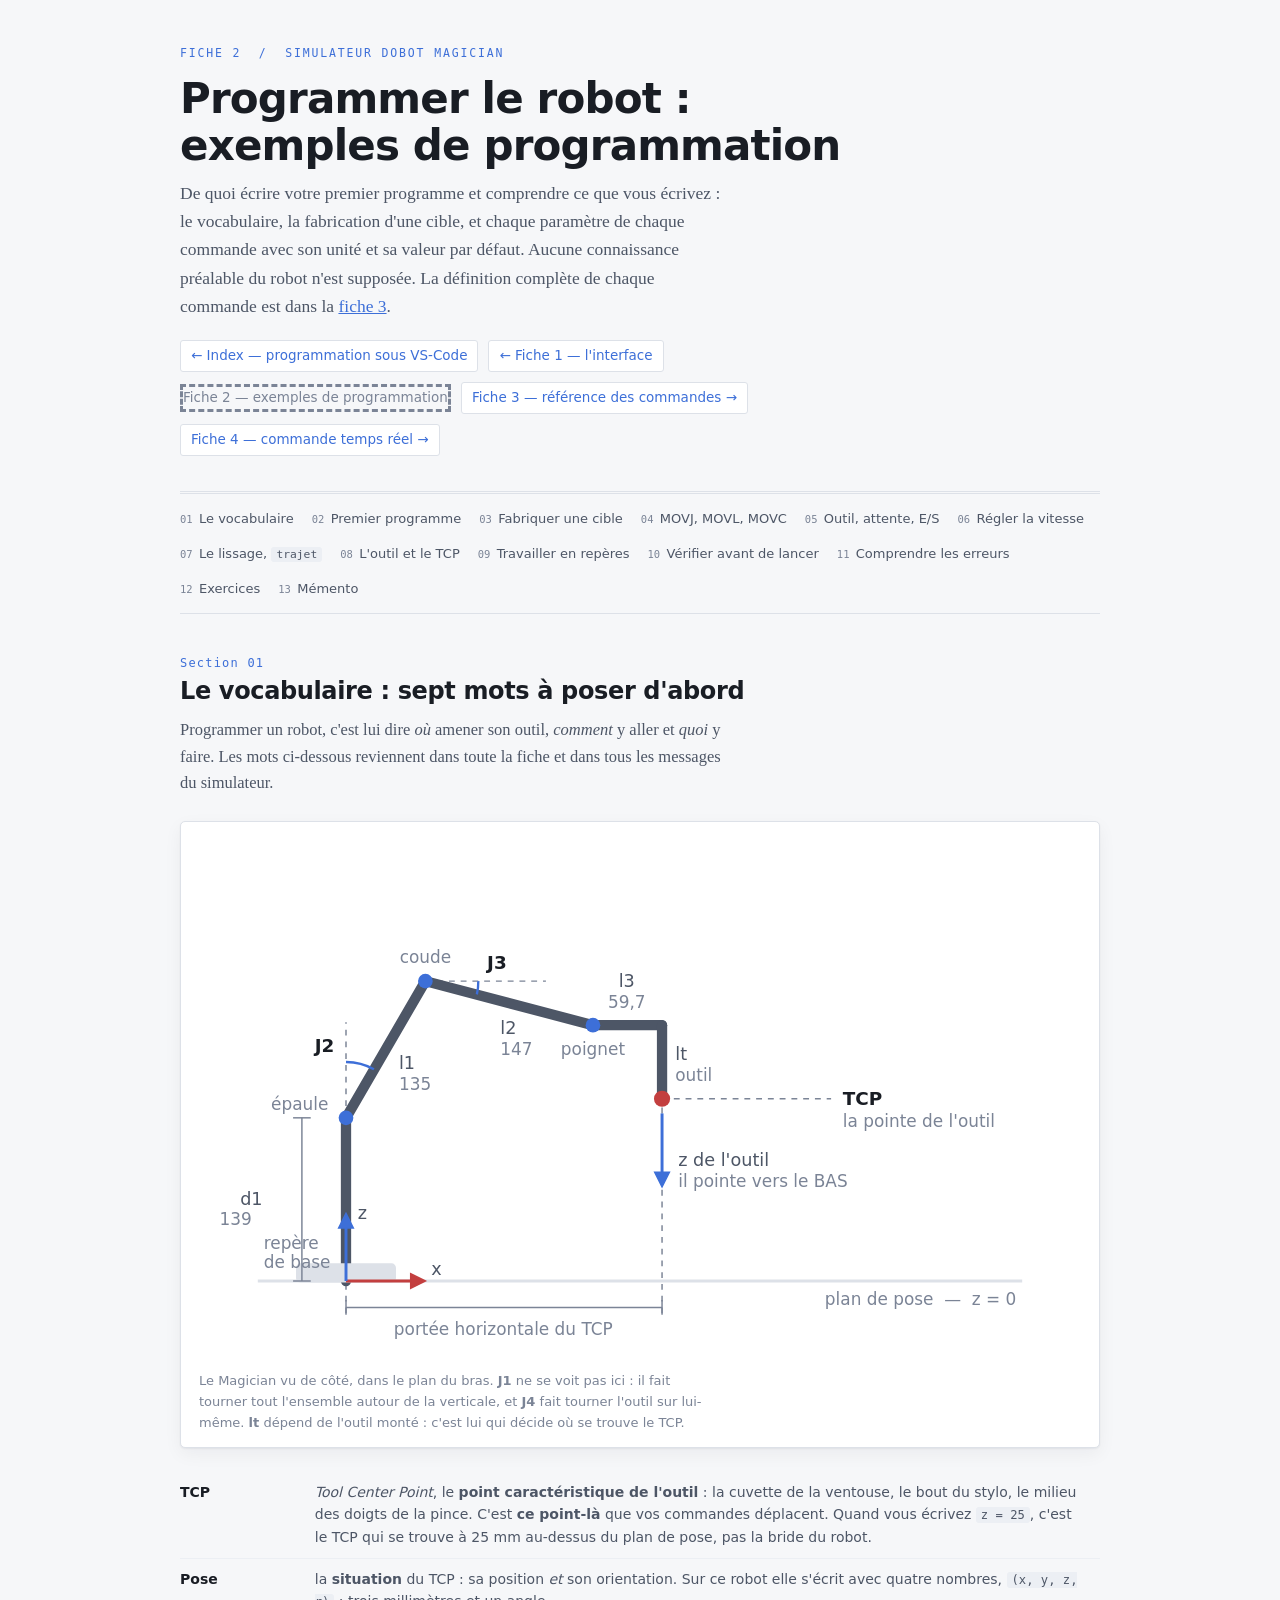
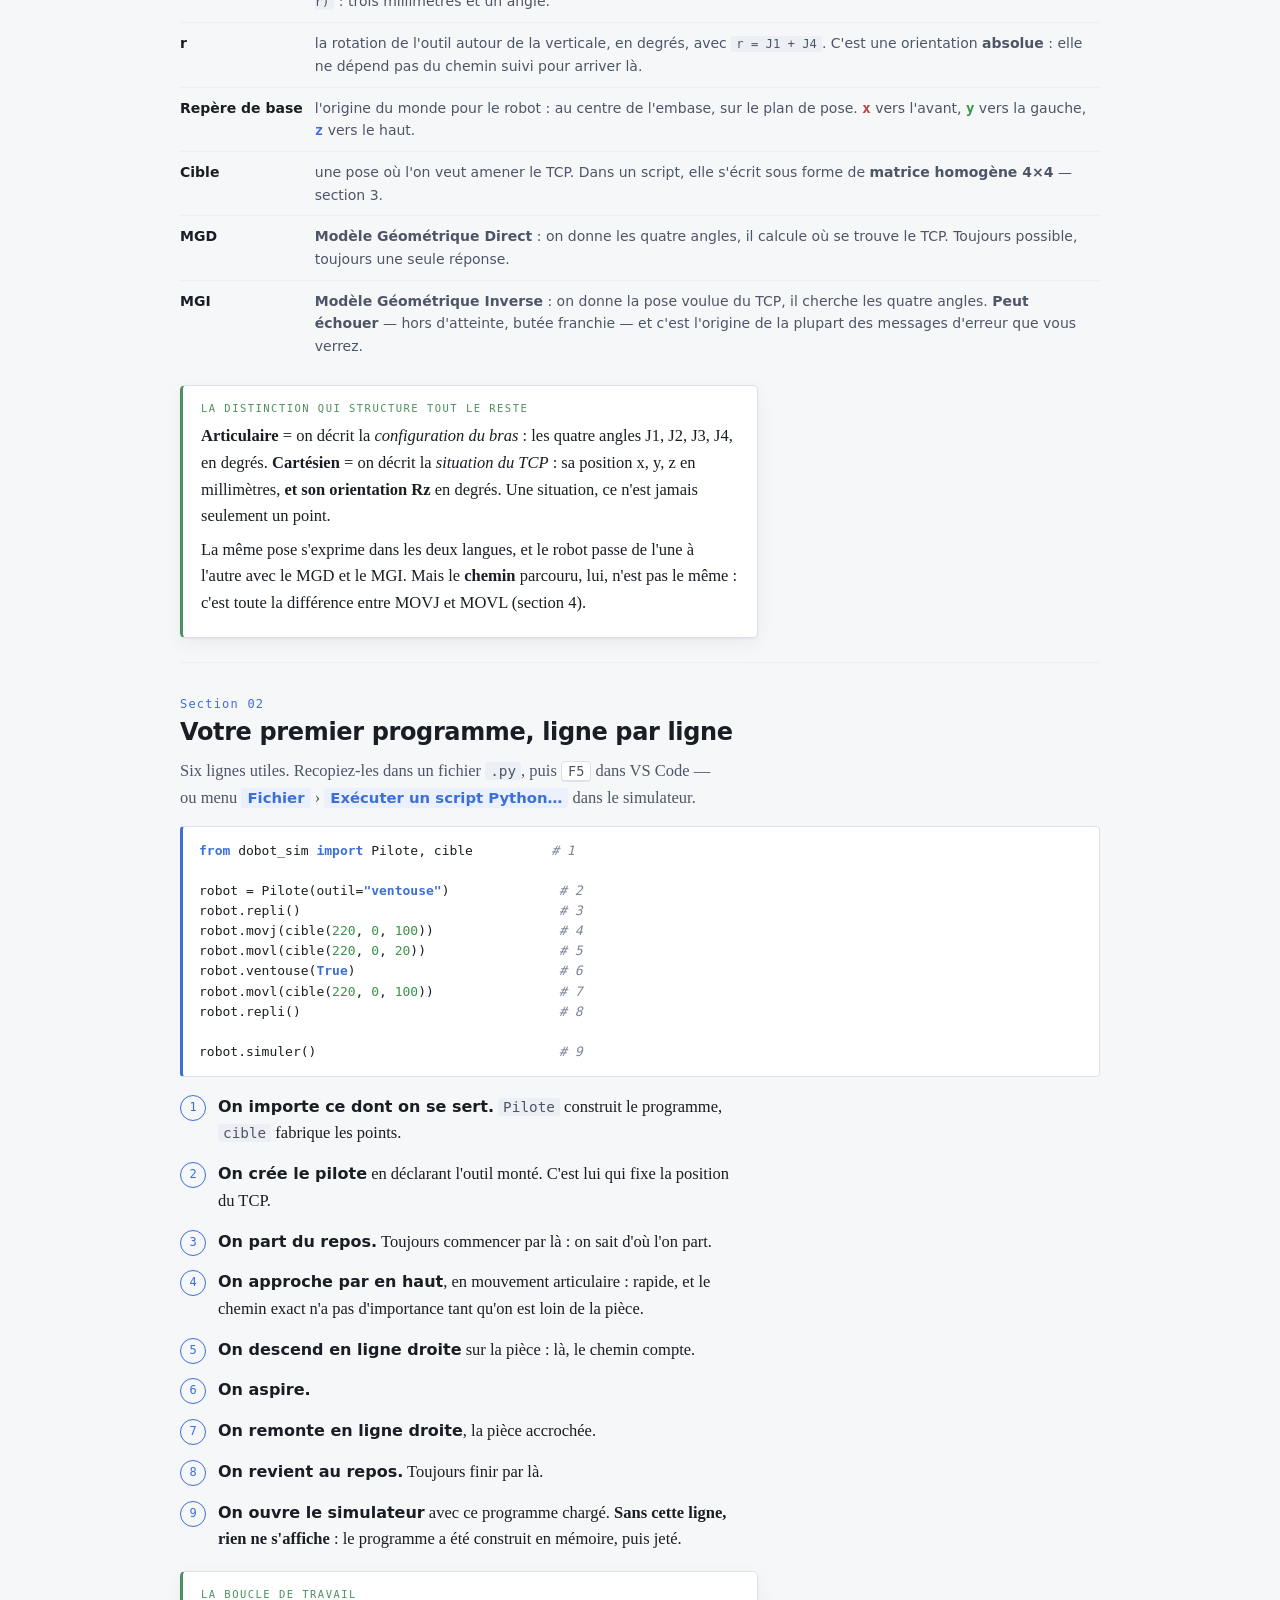
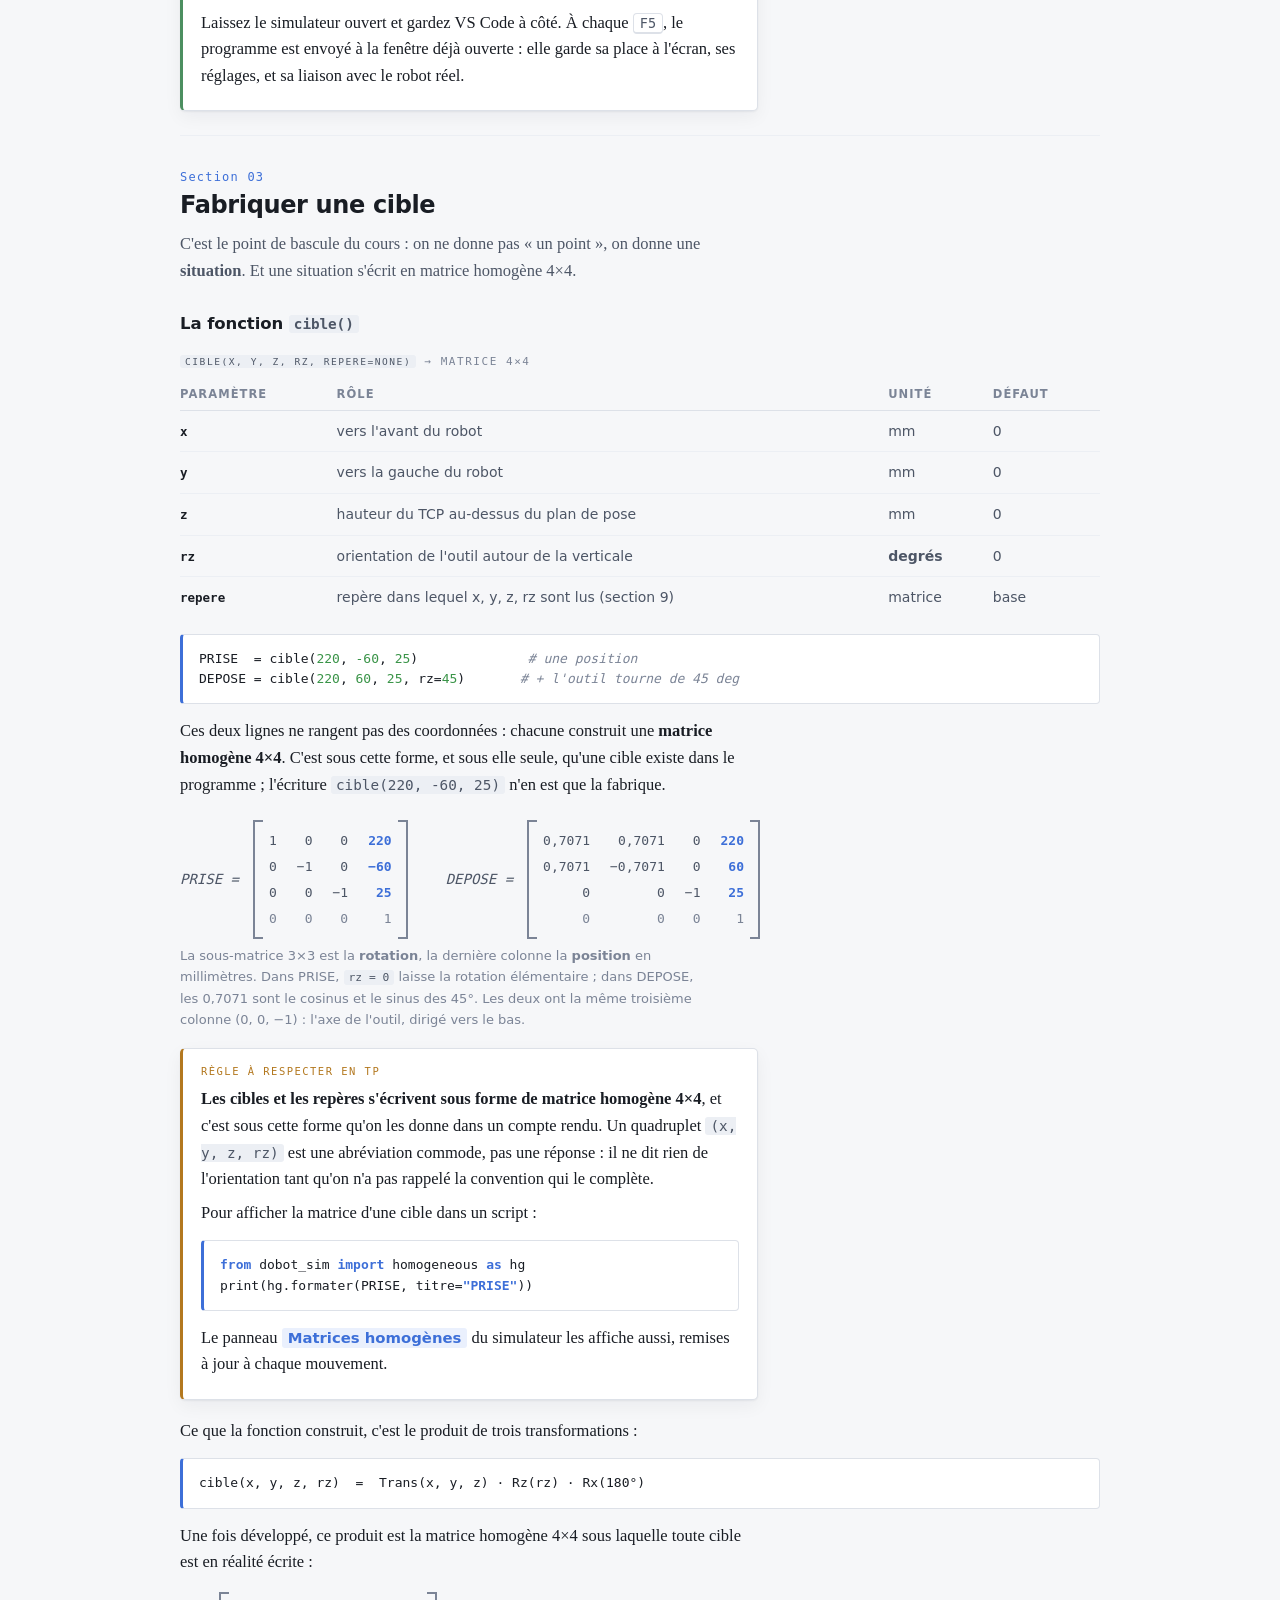
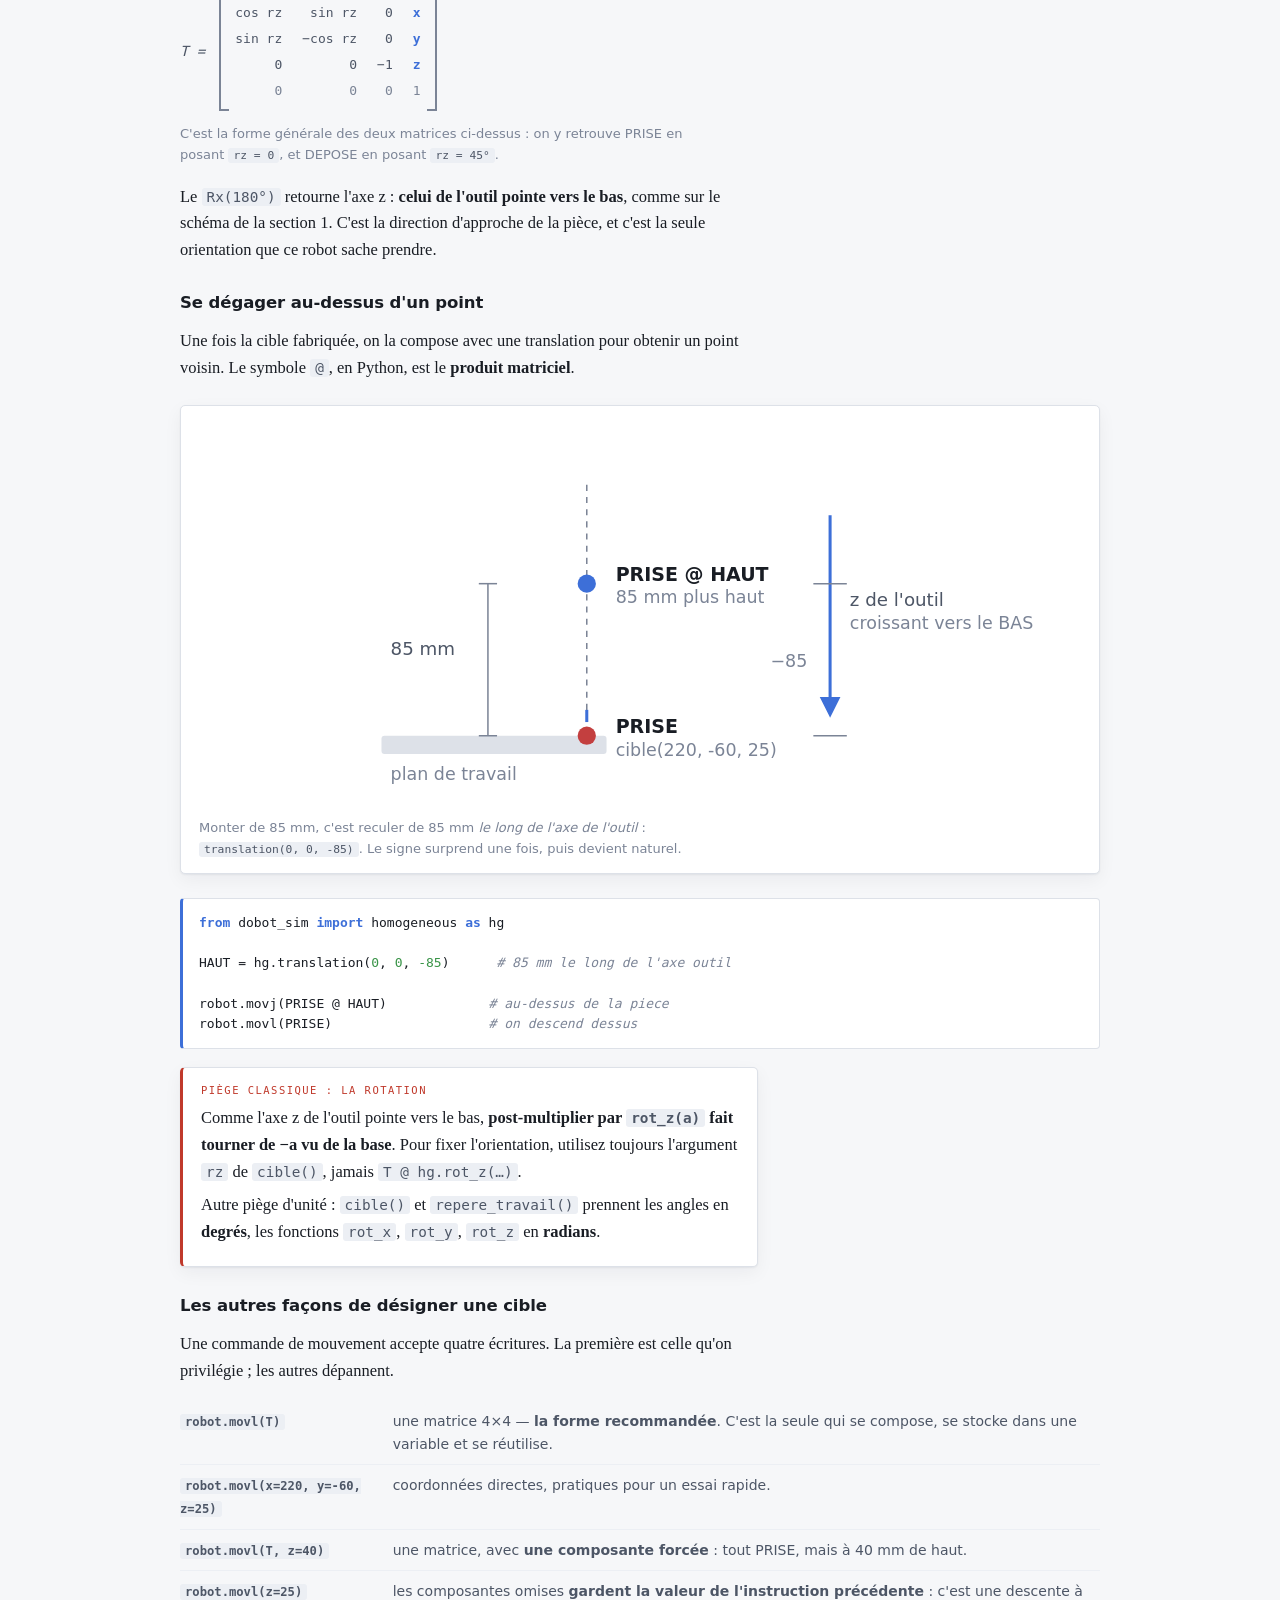
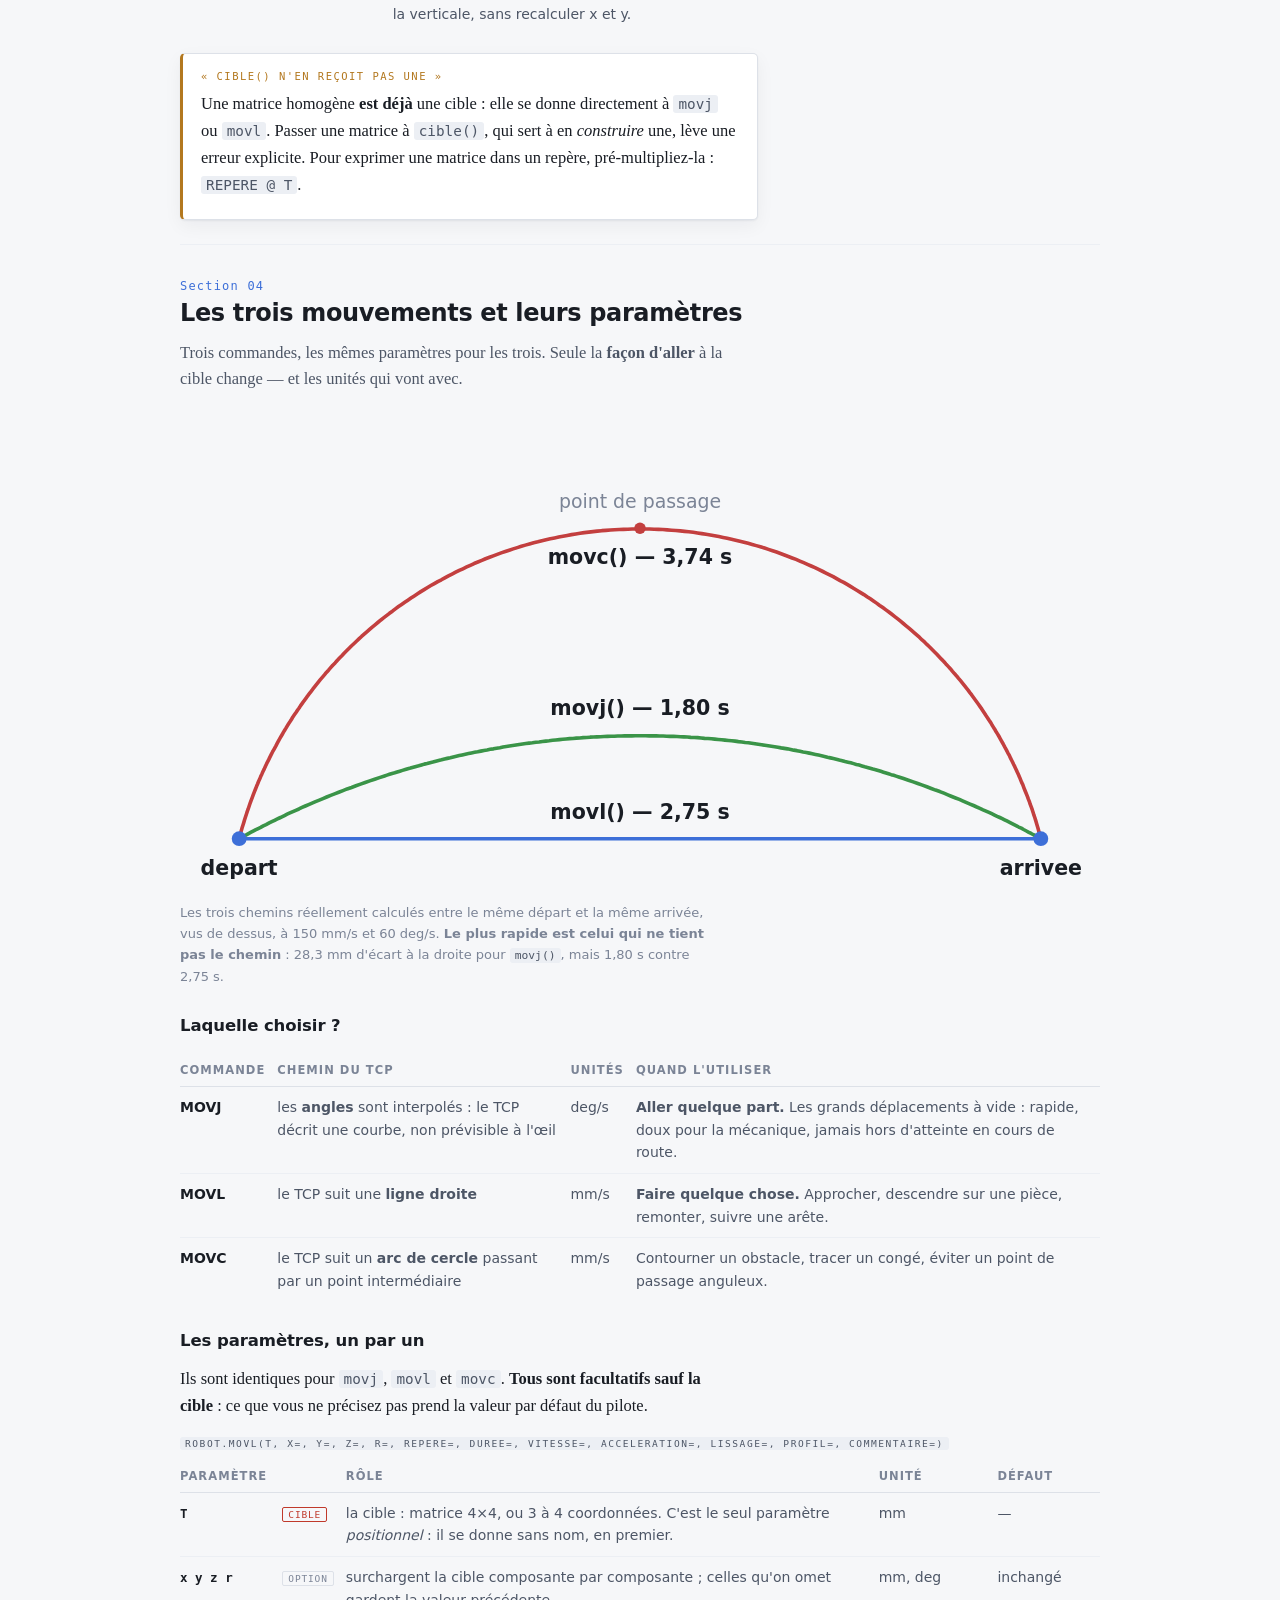
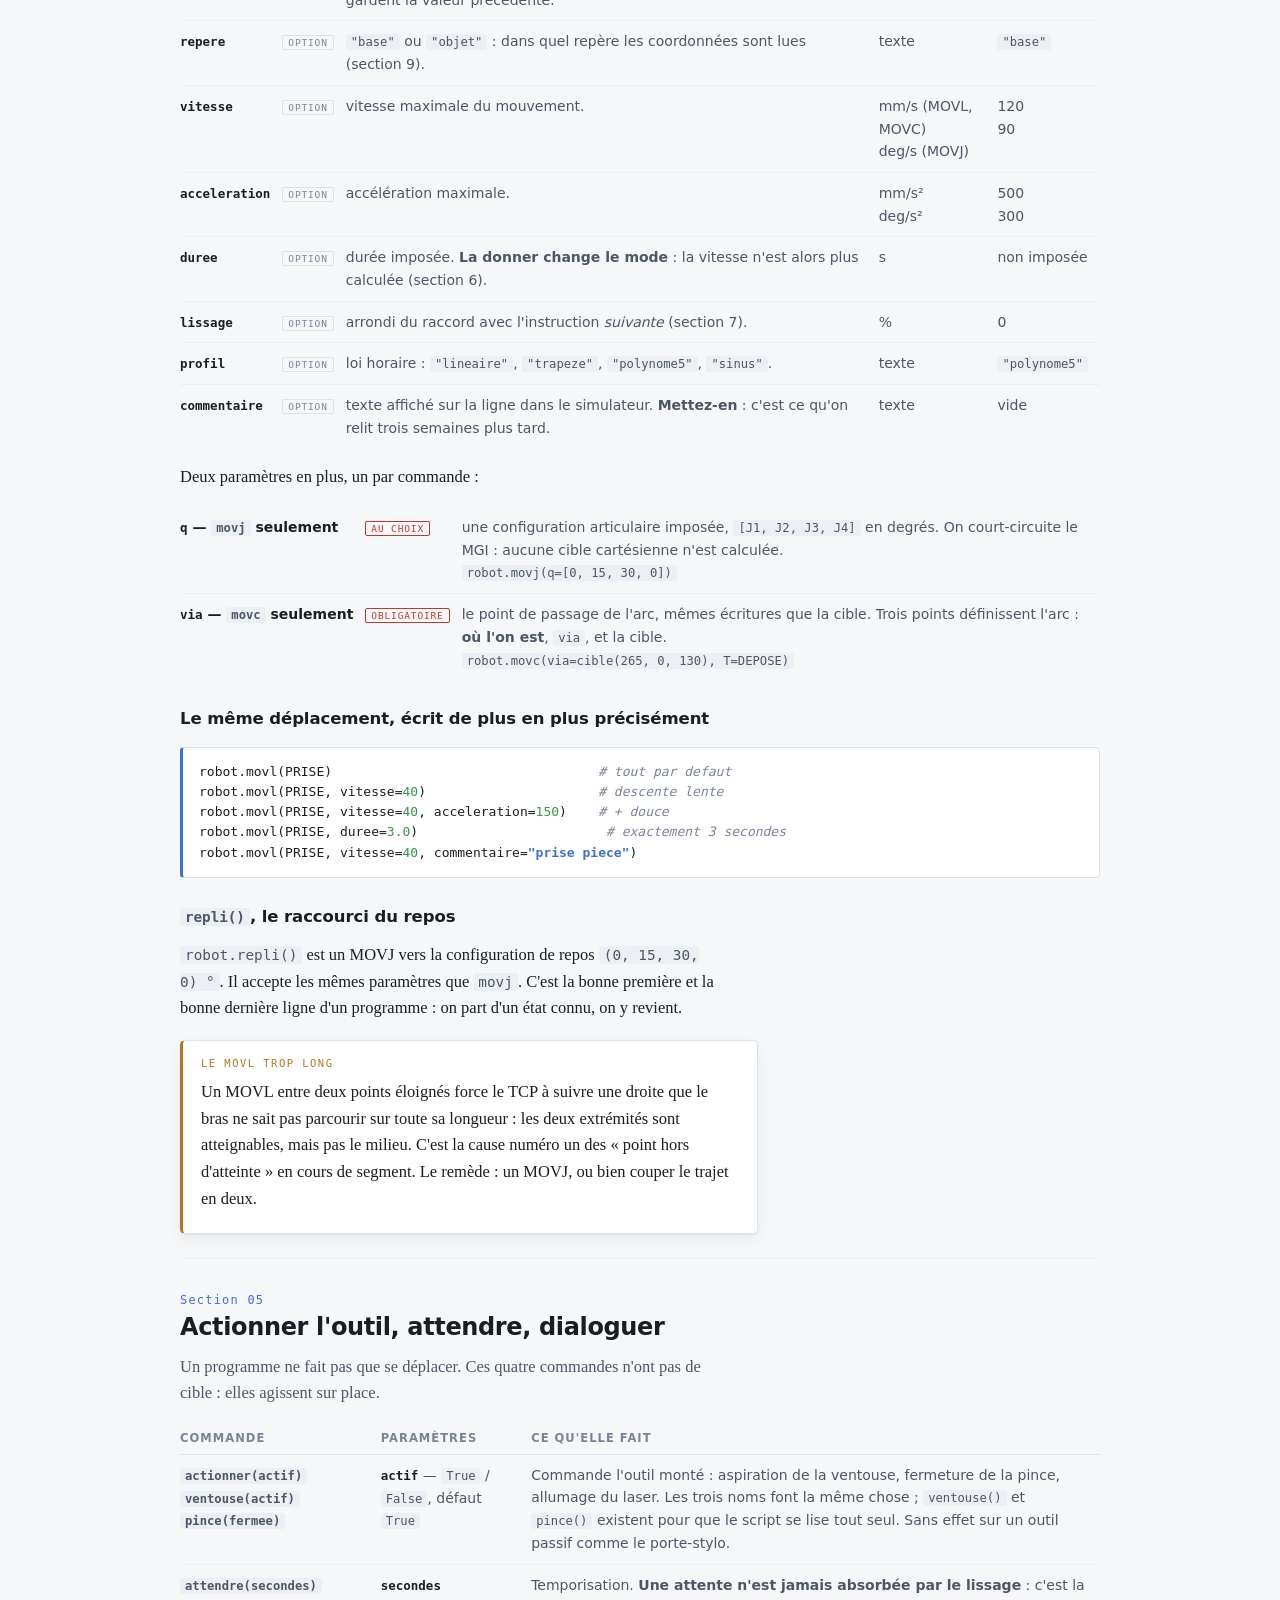
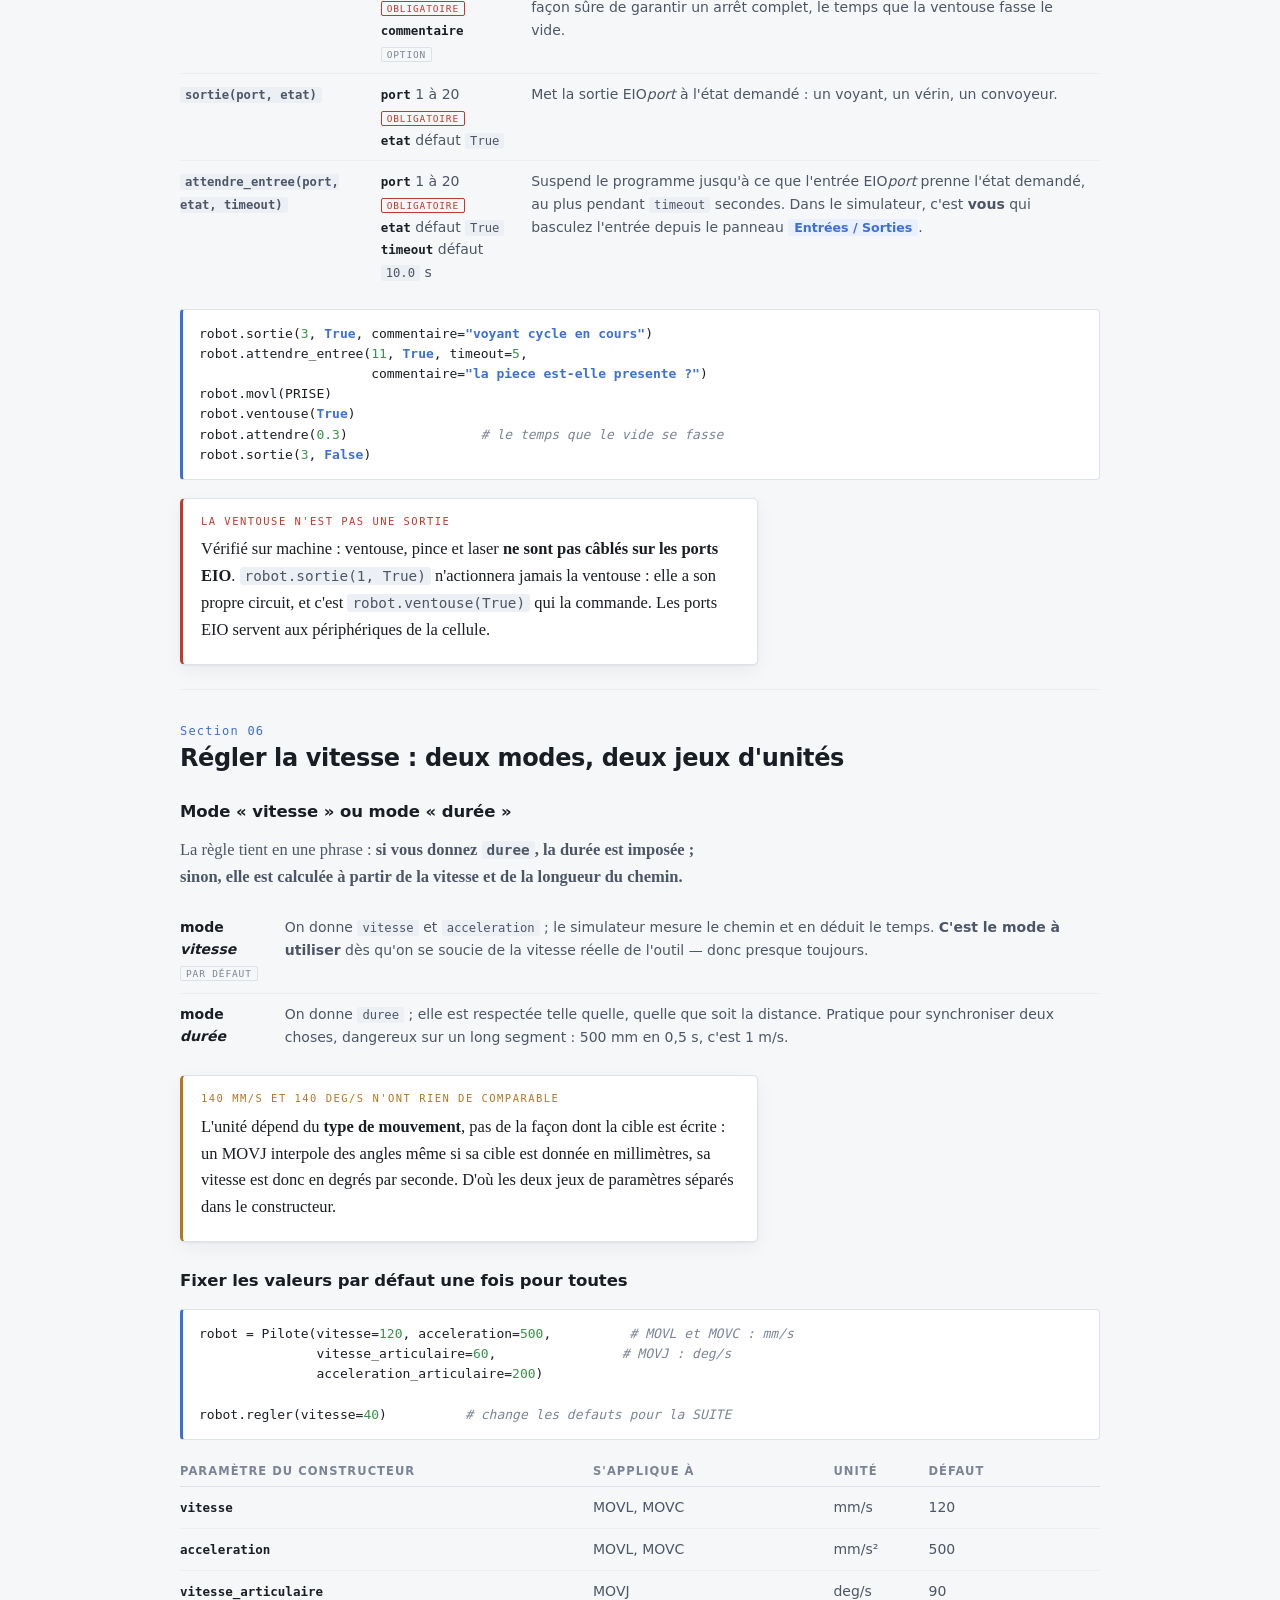
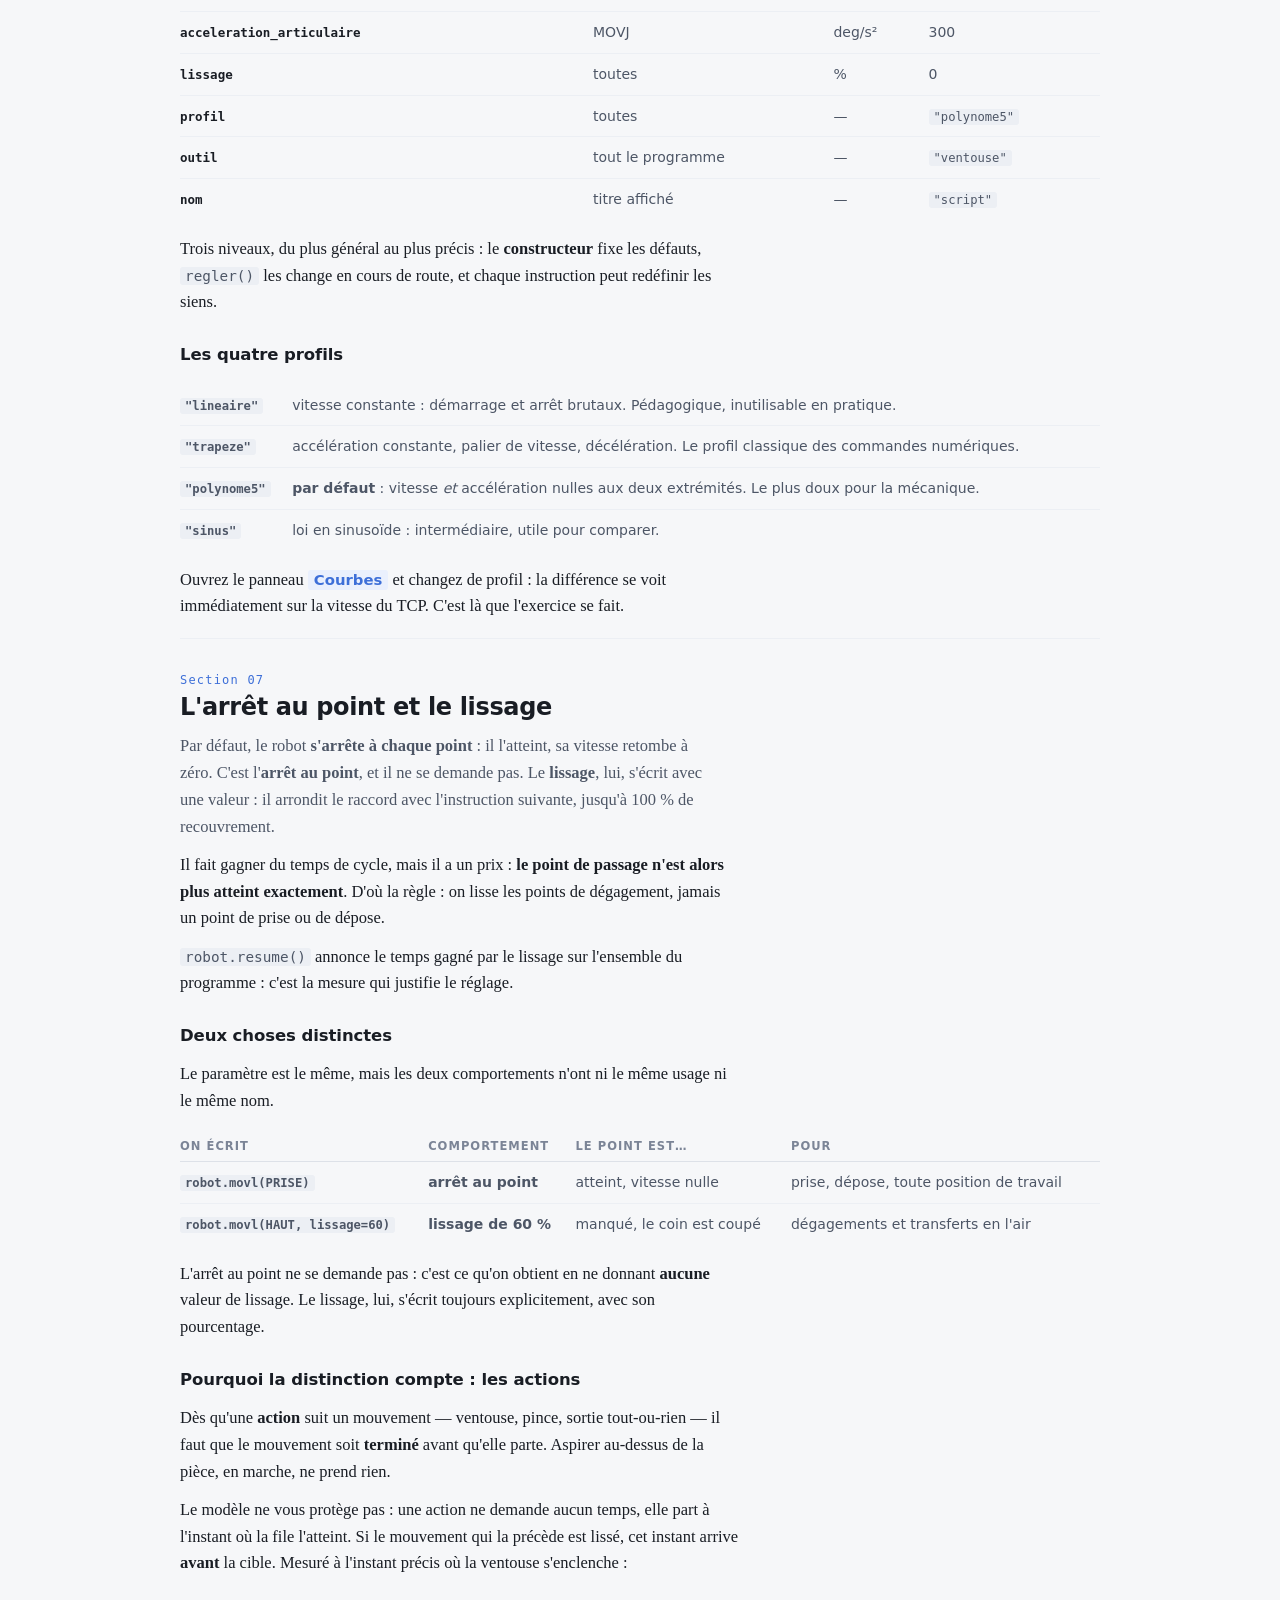
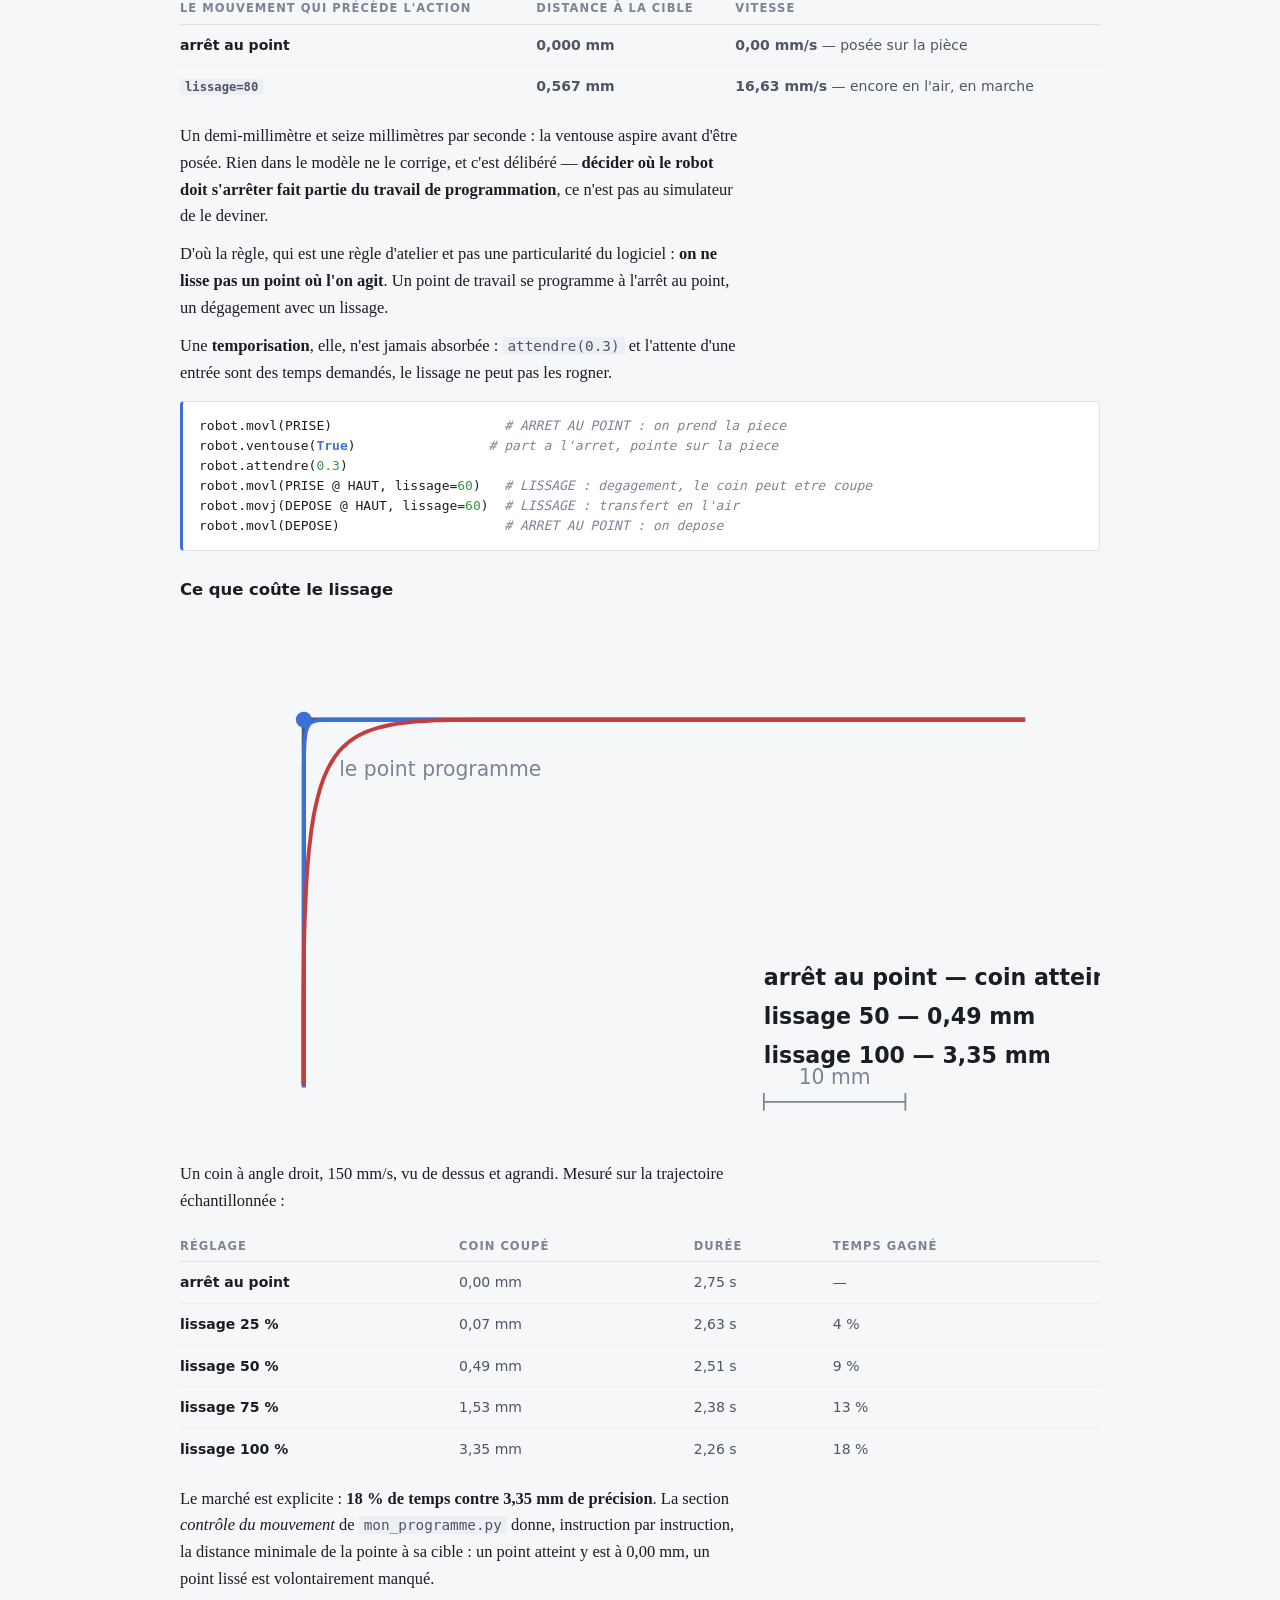
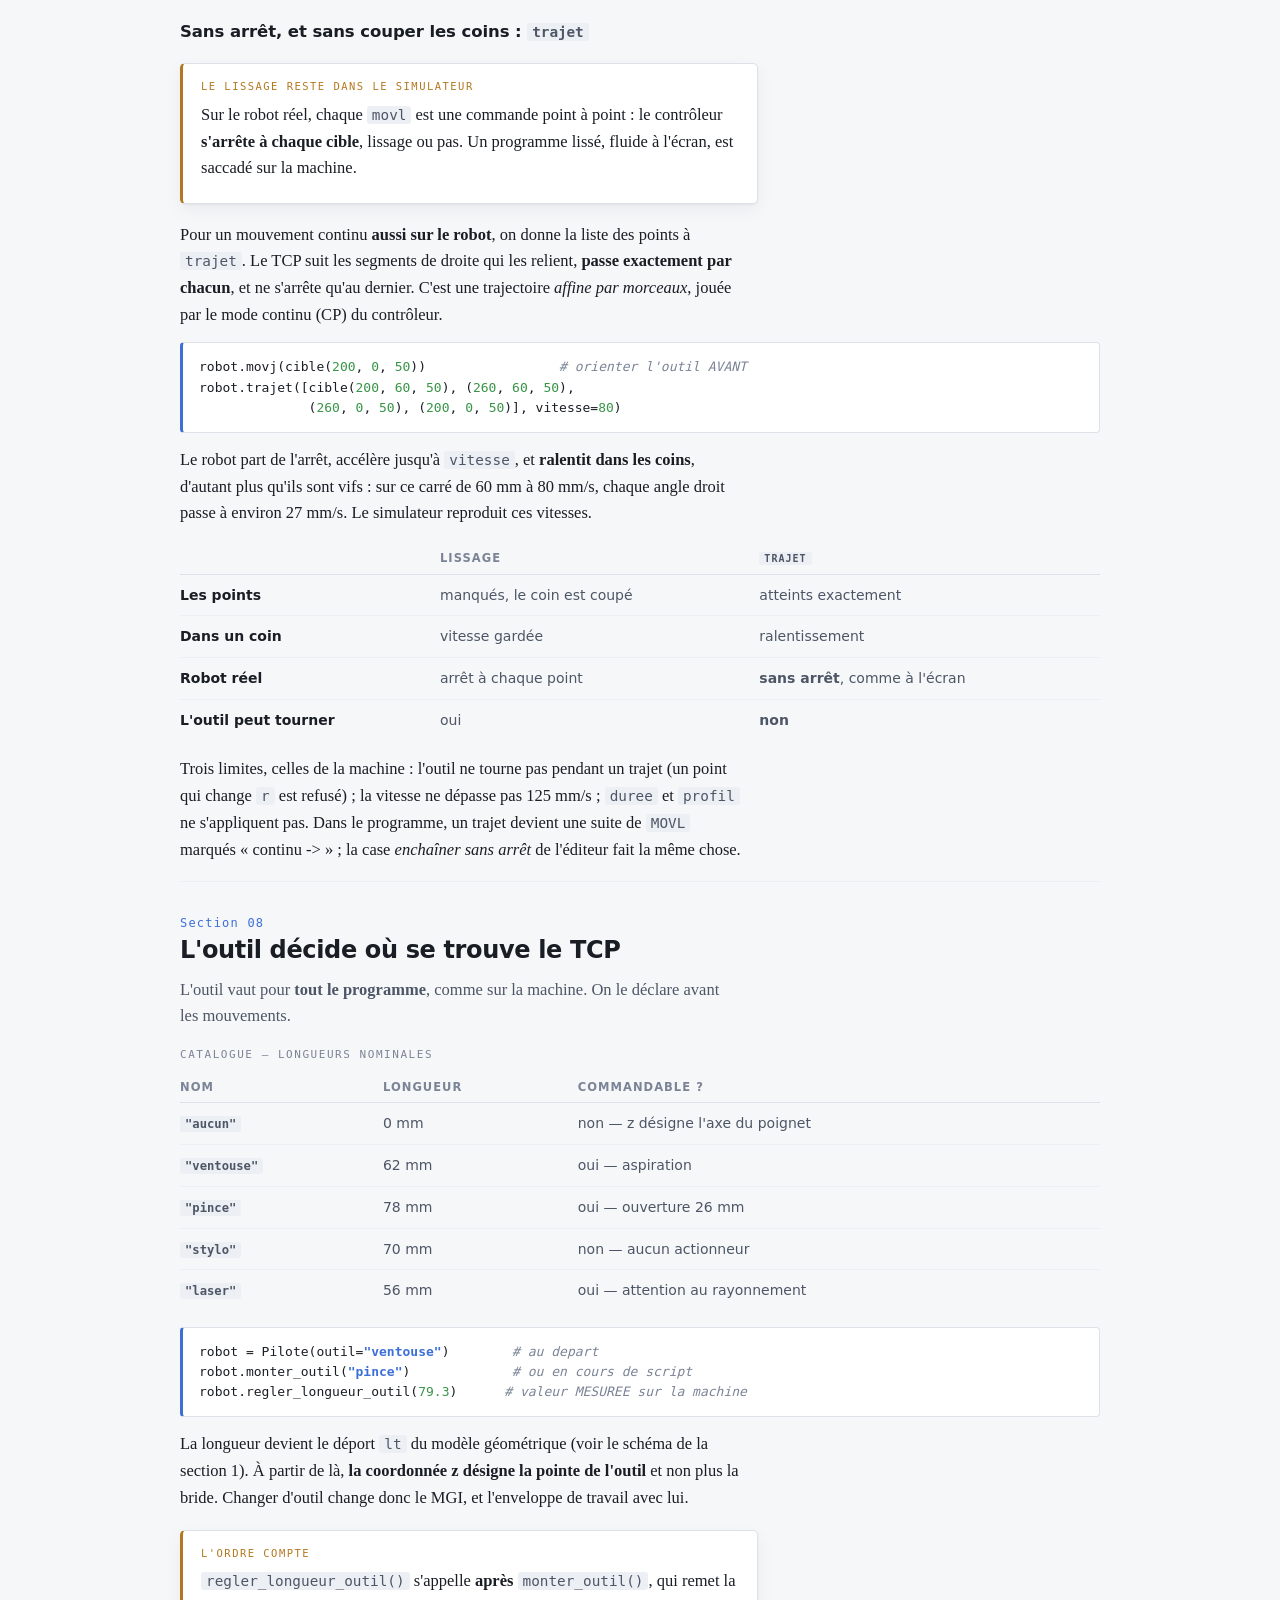
<file: fiches/fiche_programmation.html>
<!DOCTYPE html>
<html lang="fr">
<head>
<meta charset="utf-8">
<meta name="viewport" content="width=device-width, initial-scale=1">
<title>Programmer le robot &mdash; exemples</title>
<style>

:root{
  --fond:#f6f7f9; --carte:#ffffff; --encre:#191d24; --encre2:#4d5666;
  --muet:#7b8496; --trait:#dde1e8; --trait2:#eceff4;
  --accent:#3d6fd8; --accent-doux:#eaf0fd;
  --axe-x:#c33f3f; --axe-y:#3a9448; --axe-z:#3d6fd8; --axe-r:#7c96d8;
  --ok:#4c8f60; --alerte:#b3781f; --faute:#c0392b;
  --ombre:0 1px 2px rgba(20,28,45,.06), 0 6px 18px rgba(20,28,45,.05);
  --serif:Georgia,"Iowan Old Style","Times New Roman",serif;
  --sans:"Segoe UI",system-ui,-apple-system,"Helvetica Neue",Arial,sans-serif;
  --mono:"Cascadia Mono",Consolas,"DejaVu Sans Mono",monospace;
}
@media (prefers-color-scheme:dark){
  :root:not([data-theme="light"]){
    --fond:#12151a; --carte:#181c23; --encre:#e7eaf0; --encre2:#b9c1cf;
    --muet:#8993a5; --trait:#2a303a; --trait2:#21262e;
    --accent:#7aa2f7; --accent-doux:#1b2330;
    --axe-x:#e06a6a; --axe-y:#66c077; --axe-z:#7aa2f7; --axe-r:#9db4ea;
    --ok:#6fbc86; --alerte:#d7a44a; --faute:#e0705f;
    --ombre:0 1px 2px rgba(0,0,0,.35), 0 6px 18px rgba(0,0,0,.28);
  }
}
:root[data-theme="dark"]{
  --fond:#12151a; --carte:#181c23; --encre:#e7eaf0; --encre2:#b9c1cf;
  --muet:#8993a5; --trait:#2a303a; --trait2:#21262e;
  --accent:#7aa2f7; --accent-doux:#1b2330;
  --axe-x:#e06a6a; --axe-y:#66c077; --axe-z:#7aa2f7; --axe-r:#9db4ea;
  --ok:#6fbc86; --alerte:#d7a44a; --faute:#e0705f;
  --ombre:0 1px 2px rgba(0,0,0,.35), 0 6px 18px rgba(0,0,0,.28);
}

*{box-sizing:border-box;}
html{scroll-behavior:smooth; scroll-padding-top:74px;}
body{
  margin:0; background:var(--fond); color:var(--encre);
  font-family:var(--serif); font-size:16.5px; line-height:1.62;
  padding-inline:16px; padding-block:0;
}
.page{max-width:920px; margin:0 auto;}

/* ---- en-tete ---- */
header.une{padding-block:44px 26px; border-bottom:3px double var(--trait);}
.surtitre{
  font-family:var(--mono); font-size:11.5px; letter-spacing:.16em;
  text-transform:uppercase; color:var(--accent); margin:0 0 12px;
}
h1{
  font-family:var(--sans); font-weight:650; letter-spacing:-.02em;
  font-size:clamp(28px,5.2vw,42px); line-height:1.12; margin:0 0 10px;
  text-wrap:balance;
}
.chapeau{margin:0; color:var(--encre2); font-size:17.5px; max-width:62ch;}
.jeu-fiches{
  margin-top:20px; font-family:var(--sans); font-size:13.5px;
  display:flex; flex-wrap:wrap; gap:10px; align-items:center;
}
.jeu-fiches a{
  color:var(--accent); text-decoration:none;
  border:1px solid var(--trait); border-radius:3px; padding:4px 10px;
  background:var(--carte);
}
.jeu-fiches a:hover{border-color:var(--accent);}
.jeu-fiches .ici{color:var(--muet); border-style:dashed; background:none;}

/* ---- sommaire ---- */
nav.sommaire{
  position:sticky; top:0; z-index:5; background:var(--fond);
  border-bottom:1px solid var(--trait); margin-bottom:8px;
  padding-block:10px; font-family:var(--sans); font-size:13px;
}
nav.sommaire ol{
  list-style:none; display:flex; flex-wrap:wrap; gap:6px 18px;
  margin:0; padding:0; counter-reset:s;
}
nav.sommaire a{color:var(--encre2); text-decoration:none; white-space:nowrap;}
nav.sommaire a::before{
  counter-increment:s; content:counter(s,decimal-leading-zero) " ";
  font-family:var(--mono); font-size:10.5px; color:var(--muet);
}
nav.sommaire a:hover{color:var(--accent);}

/* ---- sections ---- */
section{padding-block:34px 6px; border-top:1px solid var(--trait2);}
section:first-of-type{border-top:none;}
h2{
  font-family:var(--sans); font-weight:640; letter-spacing:-.015em;
  font-size:24px; line-height:1.2; margin:0 0 4px; text-wrap:balance;
}
h2 .num{
  font-family:var(--mono); font-size:12px; font-weight:400;
  color:var(--accent); letter-spacing:.1em; display:block; margin-bottom:6px;
}
h3{
  font-family:var(--sans); font-weight:620; font-size:16.5px;
  margin:26px 0 6px; letter-spacing:-.005em;
}
p{margin:.7em 0; max-width:68ch;}
.intro{color:var(--encre2); max-width:66ch;}
ul,ol.liste{max-width:66ch; padding-left:1.2em;}
li{margin:.3em 0;}
a{color:var(--accent);}

/* ---- jetons ---- */
.ui{
  font-family:var(--sans); font-size:.9em; font-weight:600;
  background:var(--accent-doux); color:var(--accent);
  border-radius:3px; padding:1px 6px; white-space:nowrap;
}
kbd{
  font-family:var(--mono); font-size:.82em; background:var(--carte);
  border:1px solid var(--trait); border-bottom-width:2px; border-radius:4px;
  padding:1px 6px; color:var(--encre2); white-space:nowrap;
}
code{font-family:var(--mono); font-size:.87em; color:var(--encre2);
  background:var(--trait2); border-radius:3px; padding:1px 5px;}
pre{
  font-family:var(--mono); font-size:13px; line-height:1.55;
  background:var(--carte); border:1px solid var(--trait); border-left:3px solid var(--accent);
  border-radius:4px; padding:14px 16px; overflow-x:auto; margin:14px 0;
  color:var(--encre);
}
pre code{background:none; padding:0; font-size:inherit; color:inherit;}
pre .c{color:var(--muet); font-style:italic;}
pre .k{color:var(--accent); font-weight:600;}
pre .n{color:var(--axe-y);}

/* ---- tableaux ---- */
.cadre{overflow-x:auto; margin:16px 0;}
table{border-collapse:collapse; width:100%; min-width:520px;
  font-family:var(--sans); font-size:14px;}
caption{
  text-align:left; font-family:var(--mono); font-size:11px;
  letter-spacing:.14em; text-transform:uppercase; color:var(--muet);
  padding-bottom:8px;
}
th{
  text-align:left; font-weight:620; font-size:11.5px; letter-spacing:.09em;
  text-transform:uppercase; color:var(--muet);
  border-bottom:1px solid var(--trait); padding:6px 12px 6px 0;
}
td{border-bottom:1px solid var(--trait2); padding:9px 12px 9px 0;
  vertical-align:top; color:var(--encre2);}
td:first-child{color:var(--encre); font-weight:560; white-space:nowrap;}
td.libre:first-child{white-space:normal;}
tr:last-child td{border-bottom:none;}
td .mono,th .mono{font-family:var(--mono); font-size:12.5px;}
td.num{font-variant-numeric:tabular-nums; white-space:nowrap;}

/* ---- encarts ---- */
.note{
  background:var(--carte); border:1px solid var(--trait); border-radius:5px;
  box-shadow:var(--ombre); padding:14px 18px; margin:18px 0; max-width:70ch;
}
.note p{margin:.4em 0;}
.note .etiquette{
  font-family:var(--mono); font-size:10.5px; letter-spacing:.14em;
  text-transform:uppercase; display:block; margin-bottom:5px;
}
.note.attention{border-left:3px solid var(--alerte);}
.note.attention .etiquette{color:var(--alerte);}
.note.piege{border-left:3px solid var(--faute);}
.note.piege .etiquette{color:var(--faute);}
.note.astuce{border-left:3px solid var(--ok);}
.note.astuce .etiquette{color:var(--ok);}

/* ---- axes colores ---- */
.ax{font-family:var(--mono); font-weight:700;}
.ax-x{color:var(--axe-x);} .ax-y{color:var(--axe-y);}
.ax-z{color:var(--axe-z);} .ax-r{color:var(--axe-r);}

footer{
  margin-top:40px; padding-block:22px 48px; border-top:3px double var(--trait);
  font-family:var(--sans); font-size:13px; color:var(--muet);
}

@media (max-width:560px){
  body{font-size:16px;}
  nav.sommaire{position:static;}
}
@media print{
  :root{--fond:#fff; --carte:#fff;}
  body{font-size:11pt;} nav.sommaire{display:none;}
  section{break-inside:auto; page-break-inside:auto;}
  h2,h3{break-after:avoid;} .note,pre,.cadre{break-inside:avoid;}
}
@media (prefers-reduced-motion:reduce){html{scroll-behavior:auto;}}

/* ---- figures ---- */
figure.schema{
  margin:24px 0; padding:18px 18px 14px; background:var(--carte);
  border:1px solid var(--trait); border-radius:5px; box-shadow:var(--ombre);
}
figure.schema svg{width:100%; height:auto; display:block;}
figcaption{
  font-family:var(--sans); font-size:13px; color:var(--muet);
  margin-top:12px; max-width:62ch;
}
.s-os{stroke:var(--encre2); stroke-width:7; stroke-linecap:round; fill:none;}
.s-cote{stroke:var(--muet); stroke-width:1; fill:none;}
.s-pointille{stroke:var(--muet); stroke-width:1; stroke-dasharray:4 4; fill:none;}
.s-sol{stroke:var(--trait); stroke-width:2;}
.s-txt{font-family:var(--sans); font-size:12px; fill:var(--encre2);}
.s-cle{font-family:var(--sans); font-size:12.5px; font-weight:650; fill:var(--encre);}
.s-mut{font-family:var(--sans); font-size:11.5px; fill:var(--muet);}
.s-x{stroke:var(--axe-x); fill:var(--axe-x);}
.s-z{stroke:var(--axe-z); fill:var(--axe-z);}
.s-pt{fill:var(--accent);}
.s-arc{stroke:var(--accent); stroke-width:1.6; fill:none;}

/* ---- badges de parametres ---- */
.oblig,.opt{
  font-family:var(--mono); font-size:9.5px; letter-spacing:.09em;
  text-transform:uppercase; border-radius:2px; padding:1px 5px;
  white-space:nowrap; font-weight:400;
}
.oblig{color:var(--faute); border:1px solid var(--faute);}
.opt{color:var(--muet); border:1px solid var(--trait);}
td .arg{font-family:var(--mono); font-size:12.5px; color:var(--encre); font-weight:600;}

/* ---- exercices ---- */
.exo{
  background:var(--carte); border:1px solid var(--trait);
  border-left:3px solid var(--accent); border-radius:5px;
  padding:14px 18px 16px; margin:16px 0; max-width:70ch; box-shadow:var(--ombre);
}
.exo h4{
  font-family:var(--mono); font-size:10.5px; letter-spacing:.14em;
  text-transform:uppercase; color:var(--accent); margin:0 0 8px; font-weight:400;
}
.exo p{margin:.35em 0;}
.exo ol{margin:.4em 0; padding-left:1.15em;}

/* ---- etapes numerotees ---- */
ol.etapes{list-style:none; padding:0; counter-reset:e; max-width:68ch;}
ol.etapes > li{
  counter-increment:e; position:relative; padding-left:38px; margin:14px 0;
}
ol.etapes > li::before{
  content:counter(e); position:absolute; left:0; top:1px;
  font-family:var(--mono); font-size:12px; color:var(--accent);
  border:1px solid var(--accent); border-radius:50%;
  width:24px; height:24px; line-height:22px; text-align:center;
}
ol.etapes b{font-family:var(--sans); font-size:.97em;}
/* ---- matrices homogenes ---- */
.matrice{
  display:flex; align-items:center; gap:14px; flex-wrap:wrap;
  margin:16px 0; font-family:var(--mono); font-size:13px;
}
.matrice .etiq{font-style:italic; color:var(--encre2); font-size:14px;}
.matrice .grille{
  display:grid; grid-template-columns:repeat(4, minmax(0, auto));
  gap:5px 20px; padding:10px 16px; position:relative;
  font-variant-numeric:tabular-nums;
}
.matrice .grille::before,.matrice .grille::after{
  content:""; position:absolute; top:0; bottom:0; width:8px;
  border:2px solid var(--muet);
}
.matrice .grille::before{left:0; border-right:none;}
.matrice .grille::after{right:0; border-left:none;}
.matrice .grille span{text-align:right; white-space:nowrap; color:var(--encre2);}
.matrice .grille span.pos{color:var(--accent); font-weight:700;}
.matrice .grille span.bas{color:var(--muet);}
.legende-mat{
  font-family:var(--sans); font-size:13px; color:var(--muet);
  margin:-4px 0 18px; max-width:64ch;
}
@media (max-width:520px){
  .matrice{font-size:11.5px; gap:8px;}
  .matrice .grille{gap:4px 10px; padding:8px 12px;}
}
.paire{display:flex; flex-wrap:wrap; gap:4px 38px; align-items:center;}
.paire .matrice{margin:10px 0;}
</style>
</head>
<body>
<div class="page">

<header class="une">
  <p class="surtitre">Fiche 2 &nbsp;/&nbsp; Simulateur Dobot Magician</p>
  <h1>Programmer le robot&nbsp;: exemples de programmation</h1>
  <p class="chapeau">De quoi &eacute;crire votre premier programme et comprendre ce que
  vous &eacute;crivez&nbsp;: le vocabulaire, la fabrication d'une cible, et chaque
  param&egrave;tre de chaque commande avec son unit&eacute; et sa valeur par d&eacute;faut.
  Aucune connaissance pr&eacute;alable du robot n'est suppos&eacute;e. La d&eacute;finition
  compl&egrave;te de chaque commande est dans la
  <a href="fiche_api.html">fiche&nbsp;3</a>.</p>
  <p class="jeu-fiches">
    <a href="fiche_index.html">&larr; Index &mdash; programmation sous VS-Code</a>
    <a href="fiche_interface.html">&larr; Fiche 1 &mdash; l'interface</a>
    <span class="ici">Fiche 2 &mdash; exemples de programmation</span>
    <a href="fiche_api.html">Fiche 3 &mdash; r&eacute;f&eacute;rence des commandes &rarr;</a>
    <a href="fiche_commande.html">Fiche 4 &mdash; commande temps r&eacute;el &rarr;</a>
  </p>
</header>

<nav class="sommaire" aria-label="Sommaire">
  <ol>
    <li><a href="#vocabulaire">Le vocabulaire</a></li>
    <li><a href="#premier">Premier programme</a></li>
    <li><a href="#cible">Fabriquer une cible</a></li>
    <li><a href="#mouvements">MOVJ, MOVL, MOVC</a></li>
    <li><a href="#auxiliaires">Outil, attente, E/S</a></li>
    <li><a href="#temps">R&eacute;gler la vitesse</a></li>
    <li><a href="#lissage">Le lissage, <code>trajet</code></a></li>
    <li><a href="#outil">L'outil et le TCP</a></li>
    <li><a href="#reperes">Travailler en rep&egrave;res</a></li>
    <li><a href="#verifier">V&eacute;rifier avant de lancer</a></li>
    <li><a href="#erreurs">Comprendre les erreurs</a></li>
    <li><a href="#exercices">Exercices</a></li>
    <li><a href="#memento">M&eacute;mento</a></li>
  </ol>
</nav>

<!-- =============================================================== -->
<section id="vocabulaire">
  <h2><span class="num">Section 01</span>Le vocabulaire&nbsp;: sept mots &agrave; poser d'abord</h2>
  <p class="intro">Programmer un robot, c'est lui dire <em>o&ugrave;</em> amener son outil,
  <em>comment</em> y aller et <em>quoi</em> y faire. Les mots ci-dessous reviennent
  dans toute la fiche et dans tous les messages du simulateur.</p>

  <figure class="schema">
    <svg viewBox="0 0 600 352" role="img" aria-labelledby="titre-schema">
      <title id="titre-schema">Vue de c&ocirc;t&eacute; du Dobot&nbsp;: colonne, bras arri&egrave;re,
      avant-bras, d&eacute;port du poignet, outil et TCP</title>

      <line class="s-sol" x1="40" y1="300" x2="560" y2="300"/>
      <text class="s-mut" x="556" y="316" text-anchor="end">plan de pose &nbsp;&mdash;&nbsp; z = 0</text>

      <line class="s-pointille" x1="100" y1="189" x2="100" y2="124"/>
      <line class="s-pointille" x1="154" y1="96" x2="236" y2="96"/>
      <line class="s-pointille" x1="315" y1="126" x2="315" y2="322"/>
      <line class="s-pointille" x1="100" y1="302" x2="100" y2="322"/>
      <line class="s-pointille" x1="315" y1="176" x2="430" y2="176"/>

      <path class="s-os" d="M100 300 L100 189"/>
      <path class="s-os" d="M100 189 L154 96"/>
      <path class="s-os" d="M154 96 L268 126"/>
      <path class="s-os" d="M268 126 L315 126"/>
      <path class="s-os" d="M315 126 L315 176" stroke-width="5"/>
      <rect x="66" y="288" width="68" height="13" rx="3" fill="var(--trait)"/>

      <circle class="s-pt" cx="100" cy="189" r="5"/>
      <circle class="s-pt" cx="154" cy="96" r="5"/>
      <circle class="s-pt" cx="268" cy="126" r="5"/>
      <circle cx="315" cy="176" r="5.5" fill="var(--axe-x)"/>

      <path class="s-arc" d="M100 151 A 38 38 0 0 1 119 156"/>
      <text class="s-cle" x="92" y="144" text-anchor="end">J2</text>
      <path class="s-arc" d="M190 96 A 36 36 0 0 1 189 105"/>
      <text class="s-cle" x="196" y="88">J3</text>

      <line class="s-cote" x1="70" y1="189" x2="70" y2="300"/>
      <line class="s-cote" x1="64" y1="189" x2="76" y2="189"/>
      <line class="s-cote" x1="64" y1="300" x2="76" y2="300"/>
      <text class="s-txt" x="28" y="248">d1</text>
      <text class="s-mut" x="14" y="262">139</text>

      <text class="s-txt" x="136" y="156">l1</text>
      <text class="s-mut" x="136" y="170">135</text>
      <text class="s-txt" x="205" y="132">l2</text>
      <text class="s-mut" x="205" y="146">147</text>
      <text class="s-txt" x="291" y="100" text-anchor="middle">l3</text>
      <text class="s-mut" x="291" y="114" text-anchor="middle">59,7</text>
      <text class="s-txt" x="324" y="150">lt</text>
      <text class="s-mut" x="324" y="164">outil</text>

      <text class="s-mut" x="88" y="184" text-anchor="end">&eacute;paule</text>
      <text class="s-mut" x="154" y="84" text-anchor="middle">coude</text>
      <text class="s-mut" x="268" y="146" text-anchor="middle">poignet</text>

      <text class="s-cle" x="438" y="180">TCP</text>
      <text class="s-mut" x="438" y="195">la pointe de l'outil</text>
      <line class="s-cote" x1="100" y1="318" x2="315" y2="318"/>
      <line class="s-cote" x1="100" y1="313" x2="100" y2="323"/>
      <line class="s-cote" x1="315" y1="313" x2="315" y2="323"/>
      <text class="s-mut" x="207" y="337" text-anchor="middle">port&eacute;e horizontale du TCP</text>

      <line class="s-z" x1="315" y1="186" x2="315" y2="228" stroke-width="2"/>
      <path class="s-z" d="M315 236 l-5 -10 h10 z"/>
      <text class="s-txt" x="326" y="222" fill="var(--axe-z)">z de l'outil</text>
      <text class="s-mut" x="326" y="236">il pointe vers le BAS</text>

      <line class="s-x" x1="100" y1="300" x2="146" y2="300" stroke-width="2"/>
      <path class="s-x" d="M154 300 l-10 -5 v10 z"/>
      <text class="s-txt" x="158" y="296" fill="var(--axe-x)">x</text>
      <line class="s-z" x1="100" y1="300" x2="100" y2="262" stroke-width="2"/>
      <path class="s-z" d="M100 254 l-5 10 h10 z"/>
      <text class="s-txt" x="108" y="258" fill="var(--axe-z)">z</text>
      <text class="s-mut" x="44" y="278">rep&egrave;re</text>
      <text class="s-mut" x="44" y="291">de base</text>

    </svg>
    <figcaption>Le Magician vu de c&ocirc;t&eacute;, dans le plan du bras. <b>J1</b> ne se voit
    pas ici&nbsp;: il fait tourner tout l'ensemble autour de la verticale, et <b>J4</b>
    fait tourner l'outil sur lui-m&ecirc;me. <b>lt</b> d&eacute;pend de l'outil mont&eacute;&nbsp;:
    c'est lui qui d&eacute;cide o&ugrave; se trouve le TCP.</figcaption>
  </figure>

  <div class="cadre"><table>
    <tr><td>TCP</td>
      <td><em>Tool Center Point</em>, le <strong>point caract&eacute;ristique de l'outil</strong>&nbsp;:
      la cuvette de la ventouse, le bout du stylo, le milieu des doigts de la pince.
      C'est <strong>ce point-l&agrave;</strong> que vos commandes d&eacute;placent. Quand vous
      &eacute;crivez <code>z&nbsp;=&nbsp;25</code>, c'est le TCP qui se trouve &agrave; 25&nbsp;mm
      au-dessus du plan de pose, pas la bride du robot.</td></tr>
    <tr><td>Pose</td>
      <td>la <strong>situation</strong> du TCP&nbsp;: sa position <em>et</em> son
      orientation. Sur ce robot elle s'&eacute;crit avec quatre nombres,
      <code>(x, y, z, r)</code>&nbsp;: trois millim&egrave;tres et un angle.</td></tr>
    <tr><td>r</td>
      <td>la rotation de l'outil autour de la verticale, en degr&eacute;s, avec
      <code>r&nbsp;=&nbsp;J1&nbsp;+&nbsp;J4</code>. C'est une orientation
      <strong>absolue</strong>&nbsp;: elle ne d&eacute;pend pas du chemin suivi pour arriver l&agrave;.</td></tr>
    <tr><td>Rep&egrave;re de base</td>
      <td>l'origine du monde pour le robot&nbsp;: au centre de l'embase, sur le plan
      de pose. <span class="ax ax-x">x</span> vers l'avant,
      <span class="ax ax-y">y</span> vers la gauche,
      <span class="ax ax-z">z</span> vers le haut.</td></tr>
    <tr><td>Cible</td>
      <td>une pose o&ugrave; l'on veut amener le TCP. Dans un script, elle s'&eacute;crit sous
      forme de <strong>matrice homog&egrave;ne 4&times;4</strong> &mdash; section&nbsp;3.</td></tr>
    <tr><td>MGD</td>
      <td><strong>Mod&egrave;le G&eacute;om&eacute;trique Direct</strong>&nbsp;: on donne les quatre angles,
      il calcule o&ugrave; se trouve le TCP. Toujours possible, toujours une seule r&eacute;ponse.</td></tr>
    <tr><td>MGI</td>
      <td><strong>Mod&egrave;le G&eacute;om&eacute;trique Inverse</strong>&nbsp;: on donne la pose voulue du
      TCP, il cherche les quatre angles. <strong>Peut &eacute;chouer</strong> &mdash; hors
      d'atteinte, but&eacute;e franchie &mdash; et c'est l'origine de la plupart des messages
      d'erreur que vous verrez.</td></tr>
  </table></div>

  <div class="note astuce">
    <span class="etiquette">La distinction qui structure tout le reste</span>
    <p><strong>Articulaire</strong> = on d&eacute;crit la <em>configuration du bras</em>&nbsp;:
    les quatre angles J1, J2, J3, J4, en degr&eacute;s.
    <strong>Cart&eacute;sien</strong> = on d&eacute;crit la <em>situation du TCP</em>&nbsp;: sa
    position x, y, z en millim&egrave;tres, <strong>et son orientation Rz</strong> en
    degr&eacute;s. Une situation, ce n'est jamais seulement un point.</p>
    <p>La m&ecirc;me pose s'exprime dans les deux langues, et le robot passe de l'une &agrave;
    l'autre avec le MGD et le MGI. Mais le <strong>chemin</strong> parcouru, lui,
    n'est pas le m&ecirc;me&nbsp;: c'est toute la diff&eacute;rence entre MOVJ et MOVL
    (section&nbsp;4).</p>
  </div>
</section>

<!-- =============================================================== -->
<section id="premier">
  <h2><span class="num">Section 02</span>Votre premier programme, ligne par ligne</h2>
  <p class="intro">Six lignes utiles. Recopiez-les dans un fichier
  <code>.py</code>, puis <kbd>F5</kbd> dans VS&nbsp;Code&nbsp;&mdash; ou menu
  <span class="ui">Fichier</span> &rsaquo; <span class="ui">Ex&eacute;cuter un script
  Python&hellip;</span> dans le simulateur.</p>

<pre><code><span class="k">from</span> dobot_sim <span class="k">import</span> Pilote, cible          <span class="c"># 1</span>

robot = Pilote(outil=<span class="k">"ventouse"</span>)              <span class="c"># 2</span>
robot.repli()                                 <span class="c"># 3</span>
robot.movj(cible(<span class="n">220</span>, <span class="n">0</span>, <span class="n">100</span>))                <span class="c"># 4</span>
robot.movl(cible(<span class="n">220</span>, <span class="n">0</span>, <span class="n">20</span>))                 <span class="c"># 5</span>
robot.ventouse(<span class="k">True</span>)                          <span class="c"># 6</span>
robot.movl(cible(<span class="n">220</span>, <span class="n">0</span>, <span class="n">100</span>))                <span class="c"># 7</span>
robot.repli()                                 <span class="c"># 8</span>

robot.simuler()                               <span class="c"># 9</span></code></pre>

  <ol class="etapes">
    <li><b>On importe ce dont on se sert.</b> <code>Pilote</code> construit le
      programme, <code>cible</code> fabrique les points.</li>
    <li><b>On cr&eacute;e le pilote</b> en d&eacute;clarant l'outil mont&eacute;. C'est lui qui fixe la
      position du TCP.</li>
    <li><b>On part du repos.</b> Toujours commencer par l&agrave;&nbsp;: on sait d'o&ugrave; l'on part.</li>
    <li><b>On approche par en haut</b>, en mouvement articulaire&nbsp;: rapide, et le
      chemin exact n'a pas d'importance tant qu'on est loin de la pi&egrave;ce.</li>
    <li><b>On descend en ligne droite</b> sur la pi&egrave;ce&nbsp;: l&agrave;, le chemin compte.</li>
    <li><b>On aspire.</b></li>
    <li><b>On remonte en ligne droite</b>, la pi&egrave;ce accroch&eacute;e.</li>
    <li><b>On revient au repos.</b> Toujours finir par l&agrave;.</li>
    <li><b>On ouvre le simulateur</b> avec ce programme charg&eacute;. <strong>Sans cette
      ligne, rien ne s'affiche</strong>&nbsp;: le programme a &eacute;t&eacute; construit en m&eacute;moire,
      puis jet&eacute;.</li>
  </ol>

  <div class="note astuce">
    <span class="etiquette">La boucle de travail</span>
    <p>Laissez le simulateur ouvert et gardez VS&nbsp;Code &agrave; c&ocirc;t&eacute;. &Agrave; chaque
    <kbd>F5</kbd>, le programme est envoy&eacute; &agrave; la fen&ecirc;tre d&eacute;j&agrave; ouverte&nbsp;: elle
    garde sa place &agrave; l'&eacute;cran, ses r&eacute;glages, et sa liaison avec le robot r&eacute;el.</p>
  </div>
</section>

<!-- =============================================================== -->
<section id="cible">
  <h2><span class="num">Section 03</span>Fabriquer une cible</h2>
  <p class="intro">C'est le point de bascule du cours&nbsp;: on ne donne pas
  &laquo;&nbsp;un point&nbsp;&raquo;, on donne une <strong>situation</strong>. Et une
  situation s'&eacute;crit en matrice homog&egrave;ne 4&times;4.</p>

  <h3>La fonction <code>cible()</code></h3>
  <div class="cadre"><table>
    <caption><code>cible(x, y, z, rz, repere=None)</code> &rarr; matrice 4&times;4</caption>
    <tr><th>Param&egrave;tre</th><th>R&ocirc;le</th><th>Unit&eacute;</th><th>D&eacute;faut</th></tr>
    <tr><td><span class="arg">x</span></td><td>vers l'avant du robot</td><td>mm</td><td class="num">0</td></tr>
    <tr><td><span class="arg">y</span></td><td>vers la gauche du robot</td><td>mm</td><td class="num">0</td></tr>
    <tr><td><span class="arg">z</span></td><td>hauteur du TCP au-dessus du plan de pose</td><td>mm</td><td class="num">0</td></tr>
    <tr><td><span class="arg">rz</span></td><td>orientation de l'outil autour de la verticale</td>
      <td><strong>degr&eacute;s</strong></td><td class="num">0</td></tr>
    <tr><td><span class="arg">repere</span></td><td>rep&egrave;re dans lequel x, y, z, rz sont lus
      (section&nbsp;9)</td><td>matrice</td><td>base</td></tr>
  </table></div>

<pre><code>PRISE  = cible(<span class="n">220</span>, <span class="n">-60</span>, <span class="n">25</span>)              <span class="c"># une position</span>
DEPOSE = cible(<span class="n">220</span>, <span class="n">60</span>, <span class="n">25</span>, rz=<span class="n">45</span>)       <span class="c"># + l'outil tourne de 45 deg</span></code></pre>
  <p>Ces deux lignes ne rangent pas des coordonn&eacute;es&nbsp;: chacune construit une
  <strong>matrice homog&egrave;ne 4&times;4</strong>. C'est sous cette forme, et sous elle
  seule, qu'une cible existe dans le programme&nbsp;; l'&eacute;criture
  <code>cible(220, -60, 25)</code> n'en est que la fabrique.</p>

  <div class="paire">
    <div class="matrice">
      <span class="etiq">PRISE&nbsp;=</span>
      <div class="grille">
        <span>1</span><span>0</span><span>0</span><span class="pos">220</span>
        <span>0</span><span>&minus;1</span><span>0</span><span class="pos">&minus;60</span>
        <span>0</span><span>0</span><span>&minus;1</span><span class="pos">25</span>
        <span class="bas">0</span><span class="bas">0</span><span class="bas">0</span><span class="bas">1</span>
      </div>
    </div>
    <div class="matrice">
      <span class="etiq">DEPOSE&nbsp;=</span>
      <div class="grille">
        <span>0,7071</span><span>0,7071</span><span>0</span><span class="pos">220</span>
        <span>0,7071</span><span>&minus;0,7071</span><span>0</span><span class="pos">60</span>
        <span>0</span><span>0</span><span>&minus;1</span><span class="pos">25</span>
        <span class="bas">0</span><span class="bas">0</span><span class="bas">0</span><span class="bas">1</span>
      </div>
    </div>
  </div>
  <p class="legende-mat">La sous-matrice 3&times;3 est la <strong>rotation</strong>, la
  derni&egrave;re colonne la <strong>position</strong> en millim&egrave;tres. Dans PRISE,
  <code>rz&nbsp;=&nbsp;0</code> laisse la rotation &eacute;l&eacute;mentaire&nbsp;; dans DEPOSE,
  les 0,7071 sont le cosinus et le sinus des 45&deg;. Les deux ont la m&ecirc;me
  troisi&egrave;me colonne (0,&nbsp;0,&nbsp;&minus;1)&nbsp;: l'axe de l'outil, dirig&eacute; vers
  le bas.</p>

  <div class="note attention">
    <span class="etiquette">R&egrave;gle &agrave; respecter en TP</span>
    <p><strong>Les cibles et les rep&egrave;res s'&eacute;crivent sous forme de matrice homog&egrave;ne
    4&times;4</strong>, et c'est sous cette forme qu'on les donne dans un compte
    rendu. Un quadruplet <code>(x, y, z, rz)</code> est une abr&eacute;viation commode,
    pas une r&eacute;ponse&nbsp;: il ne dit rien de l'orientation tant qu'on n'a pas
    rappel&eacute; la convention qui le compl&egrave;te.</p>
    <p>Pour afficher la matrice d'une cible dans un script&nbsp;:</p>
<pre><code><span class="k">from</span> dobot_sim <span class="k">import</span> homogeneous <span class="k">as</span> hg
print(hg.formater(PRISE, titre=<span class="k">"PRISE"</span>))</code></pre>
    <p>Le panneau <span class="ui">Matrices homog&egrave;nes</span> du simulateur les
    affiche aussi, remises &agrave; jour &agrave; chaque mouvement.</p>
  </div>

  <p>Ce que la fonction construit, c'est le produit de trois transformations&nbsp;:</p>
<pre><code>cible(x, y, z, rz)  =  Trans(x, y, z) &middot; Rz(rz) &middot; Rx(180&deg;)</code></pre>
  <p>Une fois d&eacute;velopp&eacute;, ce produit est la matrice homog&egrave;ne 4&times;4 sous laquelle
  toute cible est en r&eacute;alit&eacute; &eacute;crite&nbsp;:</p>
  <div class="matrice">
    <span class="etiq">T&nbsp;=</span>
    <div class="grille">
      <span>cos&nbsp;rz</span><span>sin&nbsp;rz</span><span>0</span><span class="pos">x</span>
      <span>sin&nbsp;rz</span><span>&minus;cos&nbsp;rz</span><span>0</span><span class="pos">y</span>
      <span>0</span><span>0</span><span>&minus;1</span><span class="pos">z</span>
      <span class="bas">0</span><span class="bas">0</span><span class="bas">0</span><span class="bas">1</span>
    </div>
  </div>
  <p class="legende-mat">C'est la forme g&eacute;n&eacute;rale des deux matrices ci-dessus&nbsp;:
  on y retrouve PRISE en posant <code>rz&nbsp;=&nbsp;0</code>, et DEPOSE en posant
  <code>rz&nbsp;=&nbsp;45&deg;</code>.</p>
  <p>Le <code>Rx(180&deg;)</code> retourne l'axe z&nbsp;: <strong>celui de l'outil pointe
  vers le bas</strong>, comme sur le sch&eacute;ma de la section&nbsp;1. C'est la direction
  d'approche de la pi&egrave;ce, et c'est la seule orientation que ce robot sache
  prendre.</p>

  <h3>Se d&eacute;gager au-dessus d'un point</h3>
  <p>Une fois la cible fabriqu&eacute;e, on la compose avec une translation pour obtenir
  un point voisin. Le symbole <code>@</code>, en Python, est le
  <strong>produit matriciel</strong>.</p>

  <figure class="schema">
    <svg viewBox="0 0 580 250" role="img" aria-labelledby="titre-degagement">
      <title id="titre-degagement">Un d&eacute;gagement vers le haut s'&eacute;crit avec un z
      n&eacute;gatif, parce que l'axe z de l'outil pointe vers le bas</title>

      <rect x="120" y="205" width="148" height="12" rx="2" fill="var(--trait)"/>
      <text class="s-mut" x="126" y="234">plan de travail</text>

      <line class="s-pointille" x1="255" y1="40" x2="255" y2="196"/>
      <line class="s-z" x1="255" y1="196" x2="255" y2="188" stroke-width="2"/>

      <circle cx="255" cy="205" r="6" fill="var(--axe-x)"/>
      <text class="s-cle" x="274" y="203">PRISE</text>
      <text class="s-mut" x="274" y="218">cible(220, -60, 25)</text>

      <circle class="s-pt" cx="255" cy="105" r="6"/>
      <text class="s-cle" x="274" y="103">PRISE @ HAUT</text>
      <text class="s-mut" x="274" y="118">85 mm plus haut</text>

      <line class="s-cote" x1="190" y1="105" x2="190" y2="205"/>
      <line class="s-cote" x1="184" y1="105" x2="196" y2="105"/>
      <line class="s-cote" x1="184" y1="205" x2="196" y2="205"/>
      <text class="s-txt" x="126" y="152">85 mm</text>

      <line class="s-z" x1="415" y1="60" x2="415" y2="182" stroke-width="2"/>
      <path class="s-z" d="M415 192 l-6 -12 h12 z"/>
      <text class="s-txt" x="428" y="120" fill="var(--axe-z)">z de l'outil</text>
      <text class="s-mut" x="428" y="135">croissant vers le BAS</text>
      <text class="s-mut" x="400" y="160" text-anchor="end">&minus;85</text>
      <line class="s-cote" x1="404" y1="105" x2="426" y2="105"/>
      <line class="s-cote" x1="404" y1="205" x2="426" y2="205"/>
    </svg>
    <figcaption>Monter de 85&nbsp;mm, c'est reculer de 85&nbsp;mm <em>le long de l'axe
    de l'outil</em>&nbsp;: <code>translation(0, 0, -85)</code>. Le signe surprend une
    fois, puis devient naturel.</figcaption>
  </figure>

<pre><code><span class="k">from</span> dobot_sim <span class="k">import</span> homogeneous <span class="k">as</span> hg

HAUT = hg.translation(<span class="n">0</span>, <span class="n">0</span>, <span class="n">-85</span>)      <span class="c"># 85 mm le long de l'axe outil</span>

robot.movj(PRISE @ HAUT)             <span class="c"># au-dessus de la piece</span>
robot.movl(PRISE)                    <span class="c"># on descend dessus</span></code></pre>

  <div class="note piege">
    <span class="etiquette">Pi&egrave;ge classique&nbsp;: la rotation</span>
    <p>Comme l'axe z de l'outil pointe vers le bas, <strong>post-multiplier par
    <code>rot_z(a)</code> fait tourner de &minus;a vu de la base</strong>. Pour fixer
    l'orientation, utilisez toujours l'argument <code>rz</code> de
    <code>cible()</code>, jamais <code>T @ hg.rot_z(&hellip;)</code>.</p>
    <p>Autre pi&egrave;ge d'unit&eacute;&nbsp;: <code>cible()</code> et <code>repere_travail()</code>
    prennent les angles en <strong>degr&eacute;s</strong>, les fonctions <code>rot_x</code>,
    <code>rot_y</code>, <code>rot_z</code> en <strong>radians</strong>.</p>
  </div>

  <h3>Les autres fa&ccedil;ons de d&eacute;signer une cible</h3>
  <p>Une commande de mouvement accepte quatre &eacute;critures. La premi&egrave;re est celle
  qu'on privil&eacute;gie&nbsp;; les autres d&eacute;pannent.</p>
  <div class="cadre"><table>
    <tr><td class="libre"><code>robot.movl(T)</code></td>
      <td>une matrice 4&times;4 &mdash; <strong>la forme recommand&eacute;e</strong>. C'est la seule
      qui se compose, se stocke dans une variable et se r&eacute;utilise.</td></tr>
    <tr><td class="libre"><code>robot.movl(x=220, y=-60, z=25)</code></td>
      <td>coordonn&eacute;es directes, pratiques pour un essai rapide.</td></tr>
    <tr><td class="libre"><code>robot.movl(T, z=40)</code></td>
      <td>une matrice, avec <strong>une composante forc&eacute;e</strong>&nbsp;: tout PRISE,
      mais &agrave; 40&nbsp;mm de haut.</td></tr>
    <tr><td class="libre"><code>robot.movl(z=25)</code></td>
      <td>les composantes omises <strong>gardent la valeur de l'instruction
      pr&eacute;c&eacute;dente</strong>&nbsp;: c'est une descente &agrave; la verticale, sans recalculer
      x et y.</td></tr>
  </table></div>

  <div class="note attention">
    <span class="etiquette">&laquo;&nbsp;cible() n'en re&ccedil;oit pas une&nbsp;&raquo;</span>
    <p>Une matrice homog&egrave;ne <strong>est d&eacute;j&agrave;</strong> une cible&nbsp;: elle se donne
    directement &agrave; <code>movj</code> ou <code>movl</code>. Passer une matrice &agrave;
    <code>cible()</code>, qui sert &agrave; en <em>construire</em> une, l&egrave;ve une erreur
    explicite. Pour exprimer une matrice dans un rep&egrave;re, pr&eacute;-multipliez-la&nbsp;:
    <code>REPERE @ T</code>.</p>
  </div>
</section>

<!-- =============================================================== -->
<section id="mouvements">
  <h2><span class="num">Section 04</span>Les trois mouvements et leurs param&egrave;tres</h2>
  <p class="intro">Trois commandes, les m&ecirc;mes param&egrave;tres pour les trois. Seule la
  <strong>fa&ccedil;on d'aller</strong> &agrave; la cible change &mdash; et les unit&eacute;s qui vont avec.</p>

  <!-- memo:figure-mouvements -->
  <div class="schema">
    <svg viewBox="0 0 560 300" role="img" aria-labelledby="t-mouv">
      <title id="t-mouv">Vue de dessus : les chemins suivis par la pointe pour
      movj, movl et movc entre les deux memes points</title>
      <polyline points="36.0,264.0 37.4,263.2 38.9,262.4 40.3,261.7 41.7,260.9 43.0,260.2 44.5,259.4 46.2,258.5 47.6,257.8 49.1,257.1 50.7,256.2 52.4,255.4 54.3,254.4 56.2,253.5 57.6,252.8 59.0,252.1 60.5,251.4 62.0,250.7 63.6,249.9 65.2,249.1 66.9,248.3 68.7,247.5 70.5,246.7 72.4,245.9 74.3,245.0 76.3,244.1 78.3,243.2 80.4,242.3 82.5,241.4 84.8,240.5 87.0,239.6 89.3,238.6 91.7,237.6 94.1,236.7 96.6,235.7 99.2,234.7 101.7,233.7 104.4,232.8 107.1,231.8 109.9,230.8 112.7,229.8 115.5,228.8 118.5,227.8 121.4,226.8 124.5,225.8 126.0,225.3 127.5,224.8 129.1,224.3 130.7,223.9 132.2,223.4 133.8,222.9 135.4,222.4 137.1,221.9 138.7,221.4 140.3,221.0 142.0,220.5 143.7,220.0 145.3,219.6 147.0,219.1 148.7,218.6 150.4,218.2 152.2,217.7 153.9,217.3 155.7,216.8 157.4,216.4 159.2,216.0 161.0,215.5 162.7,215.1 164.5,214.7 166.4,214.2 168.2,213.8 170.0,213.4 171.8,213.0 173.7,212.6 175.6,212.2 177.4,211.8 179.3,211.4 181.2,211.1 183.1,210.7 185.0,210.3 186.9,210.0 188.8,209.6 190.8,209.3 192.7,208.9 194.7,208.6 196.6,208.2 198.6,207.9 200.5,207.6 202.5,207.3 204.5,207.0 206.5,206.7 208.5,206.4 210.5,206.1 212.5,205.8 214.5,205.6 216.6,205.3 218.6,205.1 220.6,204.8 222.7,204.6 224.7,204.4 226.8,204.1 228.8,203.9 230.9,203.7 233.0,203.5 235.0,203.3 237.1,203.1 239.2,203.0 241.3,202.8 243.4,202.7 245.4,202.5 247.5,202.4 249.6,202.2 251.7,202.1 253.8,202.0 255.9,201.9 258.1,201.8 260.2,201.7 262.3,201.6 264.4,201.6 266.5,201.5 268.6,201.5 270.7,201.4 272.9,201.4 275.0,201.4 277.1,201.3 279.2,201.3 281.3,201.3 283.5,201.3 285.6,201.4 287.7,201.4 289.8,201.4 291.9,201.5 294.1,201.5 296.2,201.6 298.3,201.7 300.4,201.7 302.5,201.8 304.6,201.9 306.7,202.0 308.8,202.1 310.9,202.3 313.0,202.4 315.1,202.5 317.2,202.7 319.3,202.9 321.4,203.0 323.5,203.2 325.5,203.4 327.6,203.6 329.7,203.8 331.7,204.0 333.8,204.2 335.8,204.4 337.9,204.6 339.9,204.9 342.0,205.1 344.0,205.4 346.0,205.6 348.0,205.9 350.0,206.2 352.0,206.5 354.0,206.8 356.0,207.1 358.0,207.4 360.0,207.7 362.0,208.0 363.9,208.3 365.9,208.7 367.8,209.0 369.8,209.3 371.7,209.7 373.6,210.1 375.5,210.4 377.4,210.8 379.3,211.2 381.2,211.5 383.1,211.9 384.9,212.3 386.8,212.7 388.6,213.1 390.5,213.5 392.3,213.9 394.1,214.4 395.9,214.8 397.7,215.2 399.5,215.6 401.3,216.1 403.1,216.5 404.8,217.0 406.6,217.4 408.3,217.8 410.0,218.3 411.7,218.8 413.4,219.2 415.1,219.7 416.8,220.2 418.4,220.6 420.1,221.1 421.7,221.6 423.4,222.0 425.0,222.5 426.6,223.0 428.2,223.5 429.8,224.0 431.3,224.5 432.9,225.0 434.4,225.4 435.9,225.9 437.5,226.4 440.4,227.4 443.4,228.4 446.3,229.4 449.1,230.4 451.9,231.4 454.6,232.4 457.3,233.4 459.9,234.4 462.5,235.3 465.0,236.3 467.4,237.3 469.8,238.3 472.1,239.2 474.4,240.1 476.7,241.1 478.8,242.0 480.9,242.9 483.0,243.8 485.0,244.7 486.9,245.5 488.8,246.4 490.6,247.2 492.4,248.0 494.1,248.8 495.8,249.6 497.4,250.4 499.0,251.1 500.5,251.8 501.9,252.5 503.3,253.2 505.3,254.2 507.1,255.1 508.9,256.0 510.5,256.9 512.1,257.6 513.5,258.4 515.2,259.3 516.7,260.1 518.1,260.8 519.5,261.6 521.0,262.3 522.4,263.1 523.7,263.8 524.0,264.0" fill="none" stroke="var(--axe-y)" stroke-width="2.2" stroke-linejoin="round"/>
      <polyline points="36.0,264.0 38.0,264.0 40.1,264.0 42.2,264.0 44.4,264.0 46.7,264.0 49.0,264.0 51.2,264.0 53.6,264.0 55.7,264.0 58.0,264.0 60.4,264.0 62.5,264.0 64.6,264.0 66.9,264.0 69.2,264.0 71.7,264.0 74.2,264.0 76.8,264.0 78.8,264.0 80.9,264.0 83.1,264.0 85.2,264.0 87.5,264.0 89.8,264.0 92.1,264.0 94.5,264.0 97.0,264.0 99.5,264.0 102.0,264.0 104.6,264.0 107.3,264.0 110.0,264.0 112.7,264.0 115.5,264.0 118.3,264.0 121.2,264.0 124.1,264.0 127.1,264.0 129.1,264.0 131.2,264.0 133.2,264.0 135.3,264.0 137.3,264.0 139.5,264.0 141.6,264.0 143.7,264.0 145.9,264.0 148.0,264.0 150.2,264.0 152.4,264.0 154.7,264.0 156.9,264.0 159.2,264.0 161.4,264.0 163.7,264.0 166.0,264.0 168.3,264.0 170.7,264.0 173.0,264.0 175.4,264.0 177.8,264.0 180.2,264.0 182.6,264.0 185.0,264.0 187.4,264.0 189.8,264.0 192.3,264.0 194.8,264.0 197.2,264.0 199.7,264.0 202.2,264.0 204.7,264.0 207.3,264.0 209.8,264.0 212.3,264.0 214.9,264.0 217.4,264.0 220.0,264.0 222.6,264.0 225.1,264.0 227.7,264.0 230.3,264.0 232.9,264.0 235.5,264.0 238.1,264.0 240.8,264.0 243.4,264.0 246.0,264.0 248.6,264.0 251.3,264.0 253.9,264.0 256.6,264.0 259.2,264.0 261.9,264.0 264.5,264.0 267.2,264.0 269.8,264.0 272.5,264.0 275.2,264.0 277.8,264.0 280.5,264.0 283.1,264.0 285.8,264.0 288.5,264.0 291.1,264.0 293.8,264.0 296.4,264.0 299.1,264.0 301.7,264.0 304.4,264.0 307.0,264.0 309.7,264.0 312.3,264.0 314.9,264.0 317.6,264.0 320.2,264.0 322.8,264.0 325.4,264.0 328.0,264.0 330.6,264.0 333.2,264.0 335.8,264.0 338.4,264.0 340.9,264.0 343.5,264.0 346.1,264.0 348.6,264.0 351.1,264.0 353.7,264.0 356.2,264.0 358.7,264.0 361.2,264.0 363.7,264.0 366.1,264.0 368.6,264.0 371.0,264.0 373.5,264.0 375.9,264.0 378.3,264.0 380.7,264.0 383.1,264.0 385.5,264.0 387.8,264.0 390.2,264.0 392.5,264.0 394.8,264.0 397.1,264.0 399.4,264.0 401.7,264.0 403.9,264.0 406.1,264.0 408.4,264.0 410.6,264.0 412.7,264.0 414.9,264.0 417.1,264.0 419.2,264.0 421.3,264.0 423.4,264.0 425.5,264.0 427.5,264.0 429.6,264.0 431.6,264.0 433.6,264.0 436.6,264.0 439.5,264.0 442.4,264.0 445.2,264.0 448.0,264.0 450.7,264.0 453.4,264.0 456.0,264.0 458.6,264.0 461.1,264.0 463.6,264.0 466.1,264.0 468.4,264.0 470.8,264.0 473.1,264.0 475.3,264.0 477.5,264.0 479.6,264.0 481.7,264.0 483.7,264.0 486.3,264.0 488.8,264.0 491.2,264.0 493.5,264.0 495.8,264.0 497.9,264.0 499.9,264.0 502.3,264.0 504.6,264.0 506.7,264.0 509.1,264.0 511.2,264.0 513.5,264.0 515.5,264.0 517.7,264.0 519.9,264.0 522.0,264.0 524.0,264.0 524.0,264.0" fill="none" stroke="var(--accent)" stroke-width="2.2" stroke-linejoin="round"/>
      <polyline points="36.0,264.0 36.4,262.4 36.9,260.7 37.3,259.1 37.8,257.4 38.3,255.8 38.8,254.2 39.3,252.5 39.8,250.9 40.4,249.1 40.9,247.5 41.5,245.9 42.1,244.1 42.7,242.3 43.3,240.7 43.9,239.1 44.5,237.5 45.2,235.7 45.9,233.9 46.6,232.1 47.2,230.7 47.8,229.2 48.5,227.7 49.1,226.2 49.8,224.7 50.5,223.1 51.3,221.5 52.0,219.9 52.8,218.2 53.7,216.5 54.5,214.8 55.4,213.0 56.3,211.2 57.3,209.4 58.3,207.6 59.3,205.7 60.3,203.8 61.4,201.9 62.2,200.6 62.9,199.3 63.7,198.0 64.5,196.7 65.3,195.3 66.1,194.0 67.0,192.7 67.9,191.3 68.7,189.9 69.6,188.6 70.6,187.2 71.5,185.8 72.5,184.4 73.4,183.0 74.4,181.6 75.4,180.2 76.5,178.8 77.5,177.3 78.6,175.9 79.7,174.5 80.8,173.0 81.9,171.6 83.1,170.1 84.2,168.7 85.4,167.2 86.6,165.8 87.9,164.3 89.1,162.8 90.4,161.4 91.7,159.9 93.0,158.4 94.4,157.0 95.7,155.5 97.1,154.0 98.5,152.6 99.9,151.1 101.4,149.6 102.8,148.2 104.3,146.7 105.8,145.3 107.4,143.8 108.9,142.4 110.5,140.9 112.1,139.5 113.7,138.1 115.4,136.6 117.0,135.2 118.7,133.8 120.4,132.4 122.1,131.0 123.9,129.6 125.7,128.2 127.5,126.8 129.3,125.5 131.1,124.1 133.0,122.7 134.9,121.4 136.8,120.1 138.7,118.8 140.6,117.5 142.6,116.2 144.6,114.9 146.6,113.6 148.6,112.4 150.7,111.1 152.7,109.9 154.8,108.7 156.9,107.5 159.1,106.4 161.2,105.2 163.4,104.0 165.6,102.9 167.8,101.8 170.0,100.7 172.2,99.7 174.5,98.6 176.7,97.6 179.0,96.5 181.3,95.6 183.7,94.6 186.0,93.6 188.4,92.7 190.7,91.8 193.1,90.9 195.5,90.0 198.0,89.2 200.4,88.4 202.8,87.6 205.3,86.8 207.8,86.0 210.2,85.3 212.7,84.6 215.3,83.9 217.8,83.3 220.3,82.6 222.8,82.0 225.4,81.4 228.0,80.9 230.5,80.4 233.1,79.9 235.7,79.4 238.3,78.9 240.9,78.5 243.5,78.1 246.1,77.7 248.8,77.4 251.4,77.1 254.0,76.8 256.7,76.5 259.3,76.3 262.0,76.1 264.6,75.9 267.3,75.8 269.9,75.7 272.6,75.6 275.2,75.5 277.9,75.5 280.6,75.5 283.2,75.5 285.9,75.5 288.6,75.6 291.2,75.7 293.9,75.8 296.5,76.0 299.2,76.2 301.8,76.4 304.5,76.6 307.1,76.9 309.7,77.2 312.4,77.5 315.0,77.9 317.6,78.3 320.2,78.7 322.8,79.1 325.4,79.6 328.0,80.1 330.6,80.6 333.1,81.1 335.7,81.7 338.2,82.3 340.8,82.9 343.3,83.5 345.8,84.2 348.3,84.9 350.8,85.6 353.3,86.3 355.8,87.1 358.2,87.9 360.7,88.7 363.1,89.5 365.5,90.4 367.9,91.3 370.3,92.2 372.6,93.1 375.0,94.0 377.3,95.0 379.6,96.0 381.9,97.0 384.2,98.0 386.5,99.0 388.7,100.1 391.0,101.2 393.2,102.3 395.4,103.4 397.6,104.5 399.7,105.7 401.8,106.9 404.0,108.0 406.1,109.2 408.1,110.4 410.2,111.7 412.2,112.9 414.3,114.2 416.3,115.4 418.2,116.7 420.2,118.0 422.1,119.3 424.0,120.6 425.9,122.0 427.8,123.3 429.7,124.7 431.5,126.0 433.3,127.4 435.1,128.8 436.9,130.2 438.6,131.6 440.3,133.0 442.0,134.4 443.7,135.8 445.3,137.2 447.0,138.7 448.6,140.1 450.2,141.5 451.7,143.0 453.3,144.4 454.8,145.9 456.3,147.3 457.8,148.8 459.3,150.3 460.7,151.7 462.1,153.2 463.5,154.7 464.9,156.1 466.2,157.6 467.6,159.1 468.9,160.5 470.1,162.0 471.4,163.5 472.7,164.9 473.9,166.4 475.1,167.8 476.3,169.3 477.4,170.7 478.6,172.2 479.7,173.6 480.8,175.1 481.9,176.5 482.9,177.9 484.0,179.4 485.0,180.8 486.0,182.2 487.0,183.6 488.0,185.0 488.9,186.4 489.8,187.8 490.7,189.2 491.6,190.5 492.5,191.9 493.4,193.2 494.2,194.6 495.0,195.9 495.8,197.2 496.6,198.6 497.4,199.9 498.2,201.2 498.9,202.4 500.0,204.4 501.0,206.2 502.0,208.1 503.0,209.9 503.9,211.7 504.9,213.5 505.7,215.3 506.6,217.0 507.4,218.7 508.2,220.3 509.0,222.0 509.7,223.6 510.4,225.1 511.1,226.7 511.7,228.2 512.3,229.7 513.0,231.1 513.7,233.0 514.4,234.8 515.1,236.5 515.8,238.2 516.4,239.9 517.0,241.4 517.5,243.0 518.2,244.8 518.8,246.5 519.3,248.1 519.8,249.7 520.4,251.4 520.9,253.0 521.4,254.7 521.9,256.4 522.4,258.1 522.8,259.7 523.3,261.3 523.7,262.9 524.0,264.0" fill="none" stroke="var(--axe-x)" stroke-width="2.2" stroke-linejoin="round"/>
      <circle class="s-pt" cx="36" cy="264" r="4.5"/>
      <circle class="s-pt" cx="524" cy="264" r="4.5"/>
      <circle cx="280" cy="75" r="3.5" fill="var(--axe-x)"/>
      <text class="s-cle" x="36" y="286" text-anchor="middle">depart</text>
      <text class="s-cle" x="524" y="286" text-anchor="middle">arrivee</text>
      <text class="s-mut" x="280" y="63" text-anchor="middle">point de passage</text>
      <text class="s-cle" x="280" y="189" text-anchor="middle" fill="var(--axe-y)">movj() &#8212; 1,80 s</text>
      <text class="s-cle" x="280" y="252" text-anchor="middle" fill="var(--accent)">movl() &#8212; 2,75 s</text>
      <text class="s-cle" x="280" y="97" text-anchor="middle" fill="var(--axe-x)">movc() &#8212; 3,74 s</text>
    </svg>
  </div>
  <p class="legende-mat">Les trois chemins r&eacute;ellement calcul&eacute;s entre le m&ecirc;me
  d&eacute;part et la m&ecirc;me arriv&eacute;e, vus de dessus, &agrave; 150&nbsp;mm/s et
  60&nbsp;deg/s. <strong>Le plus rapide est celui qui ne tient pas le
  chemin</strong>&nbsp;: 28,3&nbsp;mm d'&eacute;cart &agrave; la droite pour
  <code>movj()</code>, mais 1,80&nbsp;s contre 2,75&nbsp;s.</p>
  <!-- /memo:figure-mouvements -->

  <h3>Laquelle choisir&nbsp;?</h3>
  <div class="cadre"><table>
    <tr><th>Commande</th><th>Chemin du TCP</th><th>Unit&eacute;s</th><th>Quand l'utiliser</th></tr>
    <tr><td>MOVJ</td>
      <td>les <strong>angles</strong> sont interpol&eacute;s&nbsp;: le TCP d&eacute;crit une courbe,
      non pr&eacute;visible &agrave; l'&oelig;il</td><td>deg/s</td>
      <td><strong>Aller quelque part.</strong> Les grands d&eacute;placements &agrave; vide&nbsp;:
      rapide, doux pour la m&eacute;canique, jamais hors d'atteinte en cours de route.</td></tr>
    <tr><td>MOVL</td>
      <td>le TCP suit une <strong>ligne droite</strong></td><td>mm/s</td>
      <td><strong>Faire quelque chose.</strong> Approcher, descendre sur une pi&egrave;ce,
      remonter, suivre une ar&ecirc;te.</td></tr>
    <tr><td>MOVC</td>
      <td>le TCP suit un <strong>arc de cercle</strong> passant par un point
      interm&eacute;diaire</td><td>mm/s</td>
      <td>Contourner un obstacle, tracer un cong&eacute;, &eacute;viter un point de passage
      anguleux.</td></tr>
  </table></div>

  <h3>Les param&egrave;tres, un par un</h3>
  <p>Ils sont identiques pour <code>movj</code>, <code>movl</code> et
  <code>movc</code>. <strong>Tous sont facultatifs sauf la cible</strong>&nbsp;: ce que
  vous ne pr&eacute;cisez pas prend la valeur par d&eacute;faut du pilote.</p>

  <div class="cadre"><table>
    <caption><code>robot.movl(T, x=, y=, z=, r=, repere=, duree=, vitesse=, acceleration=, lissage=, profil=, commentaire=)</code></caption>
    <tr><th>Param&egrave;tre</th><th></th><th>R&ocirc;le</th><th>Unit&eacute;</th><th>D&eacute;faut</th></tr>
    <tr><td><span class="arg">T</span></td><td><span class="oblig">cible</span></td>
      <td>la cible&nbsp;: matrice 4&times;4, ou 3 &agrave; 4 coordonn&eacute;es. C'est le seul
      param&egrave;tre <em>positionnel</em>&nbsp;: il se donne sans nom, en premier.</td>
      <td>mm</td><td>&mdash;</td></tr>
    <tr><td><span class="arg">x y z r</span></td><td><span class="opt">option</span></td>
      <td>surchargent la cible composante par composante&nbsp;; celles qu'on omet
      gardent la valeur pr&eacute;c&eacute;dente.</td><td>mm, deg</td><td>inchang&eacute;</td></tr>
    <tr><td><span class="arg">repere</span></td><td><span class="opt">option</span></td>
      <td><code>"base"</code> ou <code>"objet"</code>&nbsp;: dans quel rep&egrave;re les
      coordonn&eacute;es sont lues (section&nbsp;9).</td><td>texte</td><td><code>"base"</code></td></tr>
    <tr><td><span class="arg">vitesse</span></td><td><span class="opt">option</span></td>
      <td>vitesse maximale du mouvement.</td>
      <td>mm/s (MOVL, MOVC)<br>deg/s (MOVJ)</td>
      <td class="num">120<br>90</td></tr>
    <tr><td><span class="arg">acceleration</span></td><td><span class="opt">option</span></td>
      <td>acc&eacute;l&eacute;ration maximale.</td>
      <td>mm/s&sup2;<br>deg/s&sup2;</td><td class="num">500<br>300</td></tr>
    <tr><td><span class="arg">duree</span></td><td><span class="opt">option</span></td>
      <td>dur&eacute;e impos&eacute;e. <strong>La donner change le mode</strong>&nbsp;: la vitesse
      n'est alors plus calcul&eacute;e (section&nbsp;6).</td><td>s</td><td>non impos&eacute;e</td></tr>
    <tr><td><span class="arg">lissage</span></td><td><span class="opt">option</span></td>
      <td>arrondi du raccord avec l'instruction <em>suivante</em> (section&nbsp;7).</td>
      <td>%</td><td class="num">0</td></tr>
    <tr><td><span class="arg">profil</span></td><td><span class="opt">option</span></td>
      <td>loi horaire&nbsp;: <code>"lineaire"</code>, <code>"trapeze"</code>,
      <code>"polynome5"</code>, <code>"sinus"</code>.</td><td>texte</td>
      <td><code>"polynome5"</code></td></tr>
    <tr><td><span class="arg">commentaire</span></td><td><span class="opt">option</span></td>
      <td>texte affich&eacute; sur la ligne dans le simulateur. <strong>Mettez-en</strong>&nbsp;:
      c'est ce qu'on relit trois semaines plus tard.</td><td>texte</td><td>vide</td></tr>
  </table></div>

  <p>Deux param&egrave;tres en plus, un par commande&nbsp;:</p>
  <div class="cadre"><table>
    <tr><td><span class="arg">q</span> &mdash; <code>movj</code> seulement</td>
      <td><span class="oblig">au choix</span></td>
      <td>une configuration articulaire impos&eacute;e, <code>[J1, J2, J3, J4]</code> en
      degr&eacute;s. On court-circuite le MGI&nbsp;: aucune cible cart&eacute;sienne n'est
      calcul&eacute;e.<br><code>robot.movj(q=[0, 15, 30, 0])</code></td></tr>
    <tr><td><span class="arg">via</span> &mdash; <code>movc</code> seulement</td>
      <td><span class="oblig">obligatoire</span></td>
      <td>le point de passage de l'arc, m&ecirc;mes &eacute;critures que la cible. Trois points
      d&eacute;finissent l'arc&nbsp;: <strong>o&ugrave; l'on est</strong>, <code>via</code>, et la
      cible.<br><code>robot.movc(via=cible(265, 0, 130), T=DEPOSE)</code></td></tr>
  </table></div>

  <h3>Le m&ecirc;me d&eacute;placement, &eacute;crit de plus en plus pr&eacute;cis&eacute;ment</h3>
<pre><code>robot.movl(PRISE)                                  <span class="c"># tout par defaut</span>
robot.movl(PRISE, vitesse=<span class="n">40</span>)                      <span class="c"># descente lente</span>
robot.movl(PRISE, vitesse=<span class="n">40</span>, acceleration=<span class="n">150</span>)    <span class="c"># + douce</span>
robot.movl(PRISE, duree=<span class="n">3.0</span>)                        <span class="c"># exactement 3 secondes</span>
robot.movl(PRISE, vitesse=<span class="n">40</span>, commentaire=<span class="k">"prise piece"</span>)</code></pre>

  <h3><code>repli()</code>, le raccourci du repos</h3>
  <p><code>robot.repli()</code> est un MOVJ vers la configuration de repos
  <code>(0, 15, 30, 0)&nbsp;&deg;</code>. Il accepte les m&ecirc;mes param&egrave;tres que
  <code>movj</code>. C'est la bonne premi&egrave;re et la bonne derni&egrave;re ligne d'un
  programme&nbsp;: on part d'un &eacute;tat connu, on y revient.</p>

  <div class="note attention">
    <span class="etiquette">Le MOVL trop long</span>
    <p>Un MOVL entre deux points &eacute;loign&eacute;s force le TCP &agrave; suivre une droite que le
    bras ne sait pas parcourir sur toute sa longueur&nbsp;: les deux extr&eacute;mit&eacute;s sont
    atteignables, mais pas le milieu. C'est la cause num&eacute;ro un des
    &laquo;&nbsp;point hors d'atteinte&nbsp;&raquo; en cours de segment. Le rem&egrave;de&nbsp;:
    un MOVJ, ou bien couper le trajet en deux.</p>
  </div>
</section>

<!-- =============================================================== -->
<section id="auxiliaires">
  <h2><span class="num">Section 05</span>Actionner l'outil, attendre, dialoguer</h2>
  <p class="intro">Un programme ne fait pas que se d&eacute;placer. Ces quatre commandes
  n'ont pas de cible&nbsp;: elles agissent sur place.</p>

  <div class="cadre"><table>
    <tr><th>Commande</th><th>Param&egrave;tres</th><th>Ce qu'elle fait</th></tr>
    <tr><td class="libre"><code>actionner(actif)</code><br><code>ventouse(actif)</code><br><code>pince(fermee)</code></td>
      <td><span class="arg">actif</span> &mdash; <code>True</code> / <code>False</code>,
        d&eacute;faut <code>True</code></td>
      <td>Commande l'outil mont&eacute;&nbsp;: aspiration de la ventouse, fermeture de la
      pince, allumage du laser. Les trois noms font la m&ecirc;me chose&nbsp;;
      <code>ventouse()</code> et <code>pince()</code> existent pour que le script se
      lise tout seul. Sans effet sur un outil passif comme le porte-stylo.</td></tr>
    <tr><td class="libre"><code>attendre(secondes)</code></td>
      <td><span class="arg">secondes</span> <span class="oblig">obligatoire</span><br>
        <span class="arg">commentaire</span> <span class="opt">option</span></td>
      <td>Temporisation. <strong>Une attente n'est jamais absorb&eacute;e par le
      lissage</strong>&nbsp;: c'est la fa&ccedil;on s&ucirc;re de garantir un arr&ecirc;t complet, le
      temps que la ventouse fasse le vide.</td></tr>
    <tr><td class="libre"><code>sortie(port, etat)</code></td>
      <td><span class="arg">port</span> 1 &agrave; 20 <span class="oblig">obligatoire</span><br>
        <span class="arg">etat</span> d&eacute;faut <code>True</code></td>
      <td>Met la sortie EIO<em>port</em> &agrave; l'&eacute;tat demand&eacute;&nbsp;: un voyant, un v&eacute;rin,
      un convoyeur.</td></tr>
    <tr><td class="libre"><code>attendre_entree(port, etat, timeout)</code></td>
      <td><span class="arg">port</span> 1 &agrave; 20 <span class="oblig">obligatoire</span><br>
        <span class="arg">etat</span> d&eacute;faut <code>True</code><br>
        <span class="arg">timeout</span> d&eacute;faut <code class="num">10.0</code>&nbsp;s</td>
      <td>Suspend le programme jusqu'&agrave; ce que l'entr&eacute;e EIO<em>port</em> prenne
      l'&eacute;tat demand&eacute;, au plus pendant <code>timeout</code> secondes. Dans le
      simulateur, c'est <strong>vous</strong> qui basculez l'entr&eacute;e depuis le panneau
      <span class="ui">Entr&eacute;es / Sorties</span>.</td></tr>
  </table></div>

<pre><code>robot.sortie(<span class="n">3</span>, <span class="k">True</span>, commentaire=<span class="k">"voyant cycle en cours"</span>)
robot.attendre_entree(<span class="n">11</span>, <span class="k">True</span>, timeout=<span class="n">5</span>,
                      commentaire=<span class="k">"la piece est-elle presente ?"</span>)
robot.movl(PRISE)
robot.ventouse(<span class="k">True</span>)
robot.attendre(<span class="n">0.3</span>)                 <span class="c"># le temps que le vide se fasse</span>
robot.sortie(<span class="n">3</span>, <span class="k">False</span>)</code></pre>

  <div class="note piege">
    <span class="etiquette">La ventouse n'est pas une sortie</span>
    <p>V&eacute;rifi&eacute; sur machine&nbsp;: ventouse, pince et laser <strong>ne sont pas c&acirc;bl&eacute;s
    sur les ports EIO</strong>. <code>robot.sortie(1, True)</code> n'actionnera jamais
    la ventouse&nbsp;: elle a son propre circuit, et c'est
    <code>robot.ventouse(True)</code> qui la commande. Les ports EIO servent aux
    p&eacute;riph&eacute;riques de la cellule.</p>
  </div>
</section>

<!-- =============================================================== -->
<section id="temps">
  <h2><span class="num">Section 06</span>R&eacute;gler la vitesse&nbsp;: deux modes, deux jeux d'unit&eacute;s</h2>

  <h3>Mode &laquo;&nbsp;vitesse&nbsp;&raquo; ou mode &laquo;&nbsp;dur&eacute;e&nbsp;&raquo;</h3>
  <p class="intro">La r&egrave;gle tient en une phrase&nbsp;:
  <strong>si vous donnez <code>duree</code>, la dur&eacute;e est impos&eacute;e&nbsp;; sinon, elle
  est calcul&eacute;e &agrave; partir de la vitesse et de la longueur du chemin.</strong></p>
  <div class="cadre"><table>
    <tr><td class="libre">mode <em>vitesse</em><br><span class="opt">par d&eacute;faut</span></td>
      <td>On donne <code>vitesse</code> et <code>acceleration</code>&nbsp;; le
      simulateur mesure le chemin et en d&eacute;duit le temps. <strong>C'est le mode &agrave;
      utiliser</strong> d&egrave;s qu'on se soucie de la vitesse r&eacute;elle de l'outil &mdash; donc
      presque toujours.</td></tr>
    <tr><td class="libre">mode <em>dur&eacute;e</em></td>
      <td>On donne <code>duree</code>&nbsp;; elle est respect&eacute;e telle quelle, quelle
      que soit la distance. Pratique pour synchroniser deux choses, dangereux sur un
      long segment&nbsp;: 500&nbsp;mm en 0,5&nbsp;s, c'est 1&nbsp;m/s.</td></tr>
  </table></div>

  <div class="note attention">
    <span class="etiquette">140 mm/s et 140 deg/s n'ont rien de comparable</span>
    <p>L'unit&eacute; d&eacute;pend du <strong>type de mouvement</strong>, pas de la fa&ccedil;on dont la
    cible est &eacute;crite&nbsp;: un MOVJ interpole des angles m&ecirc;me si sa cible est donn&eacute;e
    en millim&egrave;tres, sa vitesse est donc en degr&eacute;s par seconde. D'o&ugrave; les deux jeux
    de param&egrave;tres s&eacute;par&eacute;s dans le constructeur.</p>
  </div>

  <h3>Fixer les valeurs par d&eacute;faut une fois pour toutes</h3>
<pre><code>robot = Pilote(vitesse=<span class="n">120</span>, acceleration=<span class="n">500</span>,          <span class="c"># MOVL et MOVC : mm/s</span>
               vitesse_articulaire=<span class="n">60</span>,                <span class="c"># MOVJ : deg/s</span>
               acceleration_articulaire=<span class="n">200</span>)

robot.regler(vitesse=<span class="n">40</span>)          <span class="c"># change les defauts pour la SUITE</span></code></pre>
  <div class="cadre"><table>
    <tr><th>Param&egrave;tre du constructeur</th><th>S'applique &agrave;</th><th>Unit&eacute;</th><th>D&eacute;faut</th></tr>
    <tr><td><span class="arg">vitesse</span></td><td>MOVL, MOVC</td><td>mm/s</td><td class="num">120</td></tr>
    <tr><td><span class="arg">acceleration</span></td><td>MOVL, MOVC</td><td>mm/s&sup2;</td><td class="num">500</td></tr>
    <tr><td><span class="arg">vitesse_articulaire</span></td><td>MOVJ</td><td>deg/s</td><td class="num">90</td></tr>
    <tr><td><span class="arg">acceleration_articulaire</span></td><td>MOVJ</td><td>deg/s&sup2;</td><td class="num">300</td></tr>
    <tr><td><span class="arg">lissage</span></td><td>toutes</td><td>%</td><td class="num">0</td></tr>
    <tr><td><span class="arg">profil</span></td><td>toutes</td><td>&mdash;</td><td><code>"polynome5"</code></td></tr>
    <tr><td><span class="arg">outil</span></td><td>tout le programme</td><td>&mdash;</td><td><code>"ventouse"</code></td></tr>
    <tr><td><span class="arg">nom</span></td><td>titre affich&eacute;</td><td>&mdash;</td><td><code>"script"</code></td></tr>
  </table></div>
  <p>Trois niveaux, du plus g&eacute;n&eacute;ral au plus pr&eacute;cis&nbsp;: le <strong>constructeur</strong>
  fixe les d&eacute;fauts, <code>regler()</code> les change en cours de route, et chaque
  instruction peut red&eacute;finir les siens.</p>

  <h3>Les quatre profils</h3>
  <div class="cadre"><table>
    <tr><td><code>"lineaire"</code></td><td>vitesse constante&nbsp;: d&eacute;marrage et arr&ecirc;t
      brutaux. P&eacute;dagogique, inutilisable en pratique.</td></tr>
    <tr><td><code>"trapeze"</code></td><td>acc&eacute;l&eacute;ration constante, palier de vitesse,
      d&eacute;c&eacute;l&eacute;ration. Le profil classique des commandes num&eacute;riques.</td></tr>
    <tr><td><code>"polynome5"</code></td><td><strong>par d&eacute;faut</strong>&nbsp;: vitesse
      <em>et</em> acc&eacute;l&eacute;ration nulles aux deux extr&eacute;mit&eacute;s. Le plus doux pour la
      m&eacute;canique.</td></tr>
    <tr><td><code>"sinus"</code></td><td>loi en sinuso&iuml;de&nbsp;: interm&eacute;diaire, utile
      pour comparer.</td></tr>
  </table></div>
  <p>Ouvrez le panneau <span class="ui">Courbes</span> et changez de profil&nbsp;: la
  diff&eacute;rence se voit imm&eacute;diatement sur la vitesse du TCP. C'est l&agrave; que l'exercice
  se fait.</p>
</section>

<!-- =============================================================== -->
<section id="lissage">
  <h2><span class="num">Section 07</span>L'arr&ecirc;t au point et le lissage</h2>
  <p class="intro">Par d&eacute;faut, le robot <strong>s'arr&ecirc;te &agrave; chaque
  point</strong>&nbsp;: il l'atteint, sa vitesse retombe &agrave; z&eacute;ro. C'est
  l'<strong>arr&ecirc;t au point</strong>, et il ne se demande pas. Le
  <strong>lissage</strong>, lui, s'&eacute;crit avec une valeur&nbsp;: il arrondit le
  raccord avec l'instruction suivante, jusqu'&agrave; 100&nbsp;% de recouvrement.</p>
  <p>Il fait gagner du temps de cycle, mais il a un prix&nbsp;: <strong>le point de
  passage n'est alors plus atteint exactement</strong>. D'o&ugrave; la r&egrave;gle&nbsp;: on lisse
  les points de d&eacute;gagement, jamais un point de prise ou de d&eacute;pose.</p>
  <p><code>robot.resume()</code> annonce le temps gagn&eacute; par le lissage sur l'ensemble
  du programme&nbsp;: c'est la mesure qui justifie le r&eacute;glage.</p>

  <!-- memo:lissage-mesure -->
  <h3>Deux choses distinctes</h3>
  <p>Le param&egrave;tre est le m&ecirc;me, mais les deux comportements n'ont ni le
  m&ecirc;me usage ni le m&ecirc;me nom.</p>
  <div class="cadre">
  <table>
    <tr><th>On &eacute;crit</th><th>Comportement</th><th>Le point est&hellip;</th><th>Pour</th></tr>
    <tr><td><code>robot.movl(PRISE)</code></td>
        <td><strong>arr&ecirc;t au point</strong></td>
        <td>atteint, vitesse nulle</td>
        <td>prise, d&eacute;pose, toute position de travail</td></tr>
    <tr><td><code>robot.movl(HAUT, lissage=60)</code></td>
        <td><strong>lissage de 60&nbsp;%</strong></td>
        <td>manqu&eacute;, le coin est coup&eacute;</td>
        <td>d&eacute;gagements et transferts en l'air</td></tr>
  </table>
  </div>
  <p>L'arr&ecirc;t au point ne se demande pas&nbsp;: c'est ce qu'on obtient en ne
  donnant <strong>aucune</strong> valeur de lissage. Le lissage, lui, s'&eacute;crit
  toujours explicitement, avec son pourcentage.</p>

  <h3>Pourquoi la distinction compte&nbsp;: les actions</h3>
  <p>D&egrave;s qu'une <strong>action</strong> suit un mouvement &mdash; ventouse,
  pince, sortie tout-ou-rien &mdash; il faut que le mouvement soit
  <strong>termin&eacute;</strong> avant qu'elle parte. Aspirer au-dessus de la
  pi&egrave;ce, en marche, ne prend rien.</p>
  <p>Le mod&egrave;le ne vous prot&egrave;ge pas&nbsp;: une action ne demande aucun temps,
  elle part &agrave; l'instant o&ugrave; la file l'atteint. Si le mouvement qui la
  pr&eacute;c&egrave;de est liss&eacute;, cet instant arrive <strong>avant</strong> la cible.
  Mesur&eacute; &agrave; l'instant pr&eacute;cis o&ugrave; la ventouse s'enclenche&nbsp;:</p>

  <div class="cadre">
  <table>
    <tr><th>Le mouvement qui pr&eacute;c&egrave;de l'action</th><th>Distance &agrave; la cible</th><th>Vitesse</th></tr>
    <tr><td><strong>arr&ecirc;t au point</strong></td>
        <td><strong>0,000 mm</strong></td><td><strong>0,00 mm/s</strong> &mdash; pos&eacute;e sur la pi&egrave;ce</td></tr>
    <tr><td><code>lissage=80</code></td>
        <td><strong>0,567 mm</strong></td><td><strong>16,63 mm/s</strong> &mdash; encore en l'air, en marche</td></tr>
  </table>
  </div>

  <p>Un demi-millim&egrave;tre et seize millim&egrave;tres par seconde&nbsp;: la ventouse
  aspire avant d'&ecirc;tre pos&eacute;e. Rien dans le mod&egrave;le ne le corrige, et c'est
  d&eacute;lib&eacute;r&eacute; &mdash; <strong>d&eacute;cider o&ugrave; le robot doit s'arr&ecirc;ter fait partie
  du travail de programmation</strong>, ce n'est pas au simulateur de le
  deviner.</p>
  <p>D'o&ugrave; la r&egrave;gle, qui est une r&egrave;gle d'atelier et pas une
  particularit&eacute; du logiciel&nbsp;: <strong>on ne lisse pas un point o&ugrave; l'on
  agit</strong>. Un point de travail se programme &agrave; l'arr&ecirc;t au point, un
  d&eacute;gagement avec un lissage.</p>
  <p>Une <strong>temporisation</strong>, elle, n'est jamais absorb&eacute;e&nbsp;:
  <code>attendre(0.3)</code> et l'attente d'une entr&eacute;e sont des temps
  demand&eacute;s, le lissage ne peut pas les rogner.</p>

<pre><code>robot.movl(PRISE)                      <span class="c"># ARRET AU POINT : on prend la piece</span>
robot.ventouse(<span class="k">True</span>)                 <span class="c"># part a l'arret, pointe sur la piece</span>
robot.attendre(<span class="n">0.3</span>)
robot.movl(PRISE @ HAUT, lissage=<span class="n">60</span>)   <span class="c"># LISSAGE : degagement, le coin peut etre coupe</span>
robot.movj(DEPOSE @ HAUT, lissage=<span class="n">60</span>)  <span class="c"># LISSAGE : transfert en l'air</span>
robot.movl(DEPOSE)                     <span class="c"># ARRET AU POINT : on depose</span></code></pre>

  <h3>Ce que co&ucirc;te le lissage</h3>
  <div class="schema">
    <svg viewBox="0 0 520 300" role="img" aria-labelledby="t-liss">
      <title id="t-liss">Agrandissement d'un coin a angle droit : le chemin
      reellement suivi a l'arret au point, puis avec un lissage de 50 et de 100 pour cent</title>
      <polyline points="70.0,269.4 70.0,262.7 70.0,256.1 70.0,249.6 70.0,243.2 70.0,236.9 70.0,230.6 70.0,224.4 70.0,218.3 70.0,212.3 70.0,206.4 70.0,200.6 70.0,194.9 70.0,189.3 70.0,183.8 70.0,178.4 70.0,173.1 70.0,167.9 70.0,162.8 70.0,157.9 70.0,153.1 70.0,148.4 70.0,143.8 70.0,139.4 70.0,135.0 70.0,130.8 70.0,126.8 70.0,122.8 70.0,119.0 70.0,115.4 70.0,111.8 70.0,108.4 70.0,105.1 70.0,102.0 70.0,99.0 70.0,96.1 70.0,93.4 70.0,90.7 70.0,88.3 70.0,85.9 70.0,83.7 70.0,81.6 70.0,79.6 70.0,77.8 70.0,76.0 70.0,74.4 70.0,71.6 70.0,69.1 70.0,67.1 70.0,65.5 70.0,63.8 70.0,62.2 71.3,62.0 73.1,62.0 74.7,62.0 76.7,62.0 78.3,62.0 80.1,62.0 82.1,62.0 84.4,62.0 86.9,62.0 89.7,62.0 92.8,62.0 94.4,62.0 96.1,62.0 97.9,62.0 99.7,62.0 101.6,62.0 103.6,62.0 105.6,62.0 107.7,62.0 109.9,62.0 112.2,62.0 114.5,62.0 116.9,62.0 119.4,62.0 122.0,62.0 124.6,62.0 127.3,62.0 130.1,62.0 133.0,62.0 135.9,62.0 138.9,62.0 142.0,62.0 145.2,62.0 148.4,62.0 151.8,62.0 155.1,62.0 158.6,62.0 162.2,62.0 165.8,62.0 169.5,62.0 173.3,62.0 177.1,62.0 181.0,62.0 185.0,62.0 189.1,62.0 193.2,62.0 197.4,62.0 201.7,62.0 206.1,62.0 210.5,62.0 215.0,62.0 219.6,62.0 224.3,62.0 229.0,62.0 233.8,62.0 238.6,62.0 243.5,62.0 248.5,62.0 253.6,62.0 258.7,62.0 263.9,62.0 269.2,62.0 274.5,62.0 279.9,62.0 285.3,62.0 290.8,62.0 296.4,62.0 302.0,62.0 307.7,62.0 313.4,62.0 319.3,62.0 325.1,62.0 331.0,62.0 337.0,62.0 343.0,62.0 349.1,62.0 355.2,62.0 361.4,62.0 367.6,62.0 373.9,62.0 380.2,62.0 386.6,62.0 393.0,62.0 399.4,62.0 405.9,62.0 412.5,62.0 419.0,62.0 425.6,62.0 432.3,62.0 439.0,62.0 445.7,62.0 452.5,62.0 459.3,62.0 466.1,62.0 473.0,62.0 477.5,62.0" fill="none" stroke="var(--encre2)" stroke-width="2.4" stroke-linejoin="round"/>
      <polyline points="70.0,269.9 70.0,263.3 70.0,256.7 70.0,250.2 70.0,243.8 70.0,237.4 70.0,231.1 70.0,224.9 70.0,218.8 70.0,212.8 70.0,206.9 70.0,201.1 70.0,195.4 70.0,189.8 70.0,184.2 70.0,178.8 70.0,173.5 70.0,168.4 70.0,163.3 70.0,158.3 70.0,153.5 70.0,148.8 70.0,144.2 70.0,139.8 70.0,135.4 70.0,131.2 70.0,127.1 70.0,123.2 70.0,119.4 70.0,115.6 70.0,111.9 70.0,108.2 70.0,104.6 70.0,101.0 70.0,97.6 70.0,94.2 70.0,90.9 70.0,87.8 70.1,84.8 70.1,82.0 70.2,79.4 70.3,77.0 70.4,74.8 70.6,72.8 70.8,71.0 71.0,69.4 71.4,68.0 71.7,66.8 72.7,65.0 73.9,63.7 75.5,62.9 77.4,62.4 79.6,62.2 82.1,62.0 84.9,62.0 87.7,62.0 89.2,62.0 90.8,62.0 92.3,62.0 94.0,62.0 95.6,62.0 97.4,62.0 99.2,62.0 101.1,62.0 103.0,62.0 105.1,62.0 107.2,62.0 109.3,62.0 111.6,62.0 113.9,62.0 116.3,62.0 118.8,62.0 121.3,62.0 123.9,62.0 126.6,62.0 129.4,62.0 132.2,62.0 135.1,62.0 138.1,62.0 141.2,62.0 144.3,62.0 147.5,62.0 150.8,62.0 154.2,62.0 157.7,62.0 161.2,62.0 164.8,62.0 168.5,62.0 172.2,62.0 176.0,62.0 179.9,62.0 183.9,62.0 188.0,62.0 192.1,62.0 196.3,62.0 200.5,62.0 204.9,62.0 209.3,62.0 213.8,62.0 218.3,62.0 223.0,62.0 227.7,62.0 232.4,62.0 237.3,62.0 242.2,62.0 247.1,62.0 252.2,62.0 257.3,62.0 262.5,62.0 267.7,62.0 273.0,62.0 278.4,62.0 283.8,62.0 289.3,62.0 294.8,62.0 300.4,62.0 306.1,62.0 311.8,62.0 317.6,62.0 323.4,62.0 329.3,62.0 335.3,62.0 341.3,62.0 347.4,62.0 353.5,62.0 359.6,62.0 365.8,62.0 372.1,62.0 378.4,62.0 384.7,62.0 391.1,62.0 397.6,62.0 404.1,62.0 410.6,62.0 417.1,62.0 423.7,62.0 430.4,62.0 437.1,62.0 443.8,62.0 450.5,62.0 457.3,62.0 464.1,62.0 471.0,62.0 477.8,62.0 477.8,62.0" fill="none" stroke="var(--accent)" stroke-width="2.2" stroke-linejoin="round"/>
      <polyline points="69.7,268.5 69.7,260.4 69.7,252.4 69.7,244.3 69.7,236.3 69.7,228.3 69.7,220.4 69.8,212.5 69.9,204.8 70.0,197.2 70.1,189.7 70.3,182.4 70.5,175.2 70.8,168.2 71.1,161.5 71.4,154.9 71.8,148.5 72.3,142.4 72.8,136.5 73.5,130.9 74.1,125.5 74.9,120.3 75.7,115.4 76.7,110.8 77.7,106.4 78.8,102.3 80.0,98.4 81.3,94.8 82.8,91.4 84.3,88.3 86.0,85.4 87.7,82.7 89.6,80.2 91.6,78.0 93.8,76.0 96.1,74.1 98.5,72.4 101.0,70.9 103.6,69.6 106.4,68.4 109.3,67.4 112.3,66.5 115.5,65.7 118.7,65.0 122.1,64.4 125.6,63.9 129.1,63.5 132.8,63.1 136.6,62.9 140.4,62.6 144.4,62.4 148.4,62.3 152.4,62.2 156.6,62.1 160.7,62.1 165.0,62.0 169.3,62.0 173.6,62.0 177.9,62.0 182.3,62.0 186.7,62.0 191.1,62.0 195.5,62.0 200.0,62.0 204.5,62.0 209.0,62.0 213.5,62.0 218.1,62.0 222.7,62.0 227.4,62.0 232.2,62.0 237.0,62.0 241.9,62.0 246.9,62.0 251.9,62.0 257.0,62.0 262.2,62.0 267.4,62.0 272.7,62.0 278.1,62.0 283.5,62.0 289.0,62.0 294.5,62.0 300.2,62.0 305.8,62.0 311.5,62.0 317.3,62.0 323.2,62.0 329.1,62.0 335.0,62.0 341.0,62.0 347.1,62.0 353.2,62.0 359.3,62.0 365.5,62.0 371.8,62.0 378.1,62.0 384.4,62.0 390.8,62.0 397.3,62.0 403.8,62.0 410.3,62.0 416.8,62.0 423.5,62.0 430.1,62.0 436.8,62.0 443.5,62.0 450.2,62.0 457.0,62.0 463.8,62.0 470.7,62.0 477.6,62.0 477.6,62.0" fill="none" stroke="var(--axe-x)" stroke-width="2.2" stroke-linejoin="round"/>
      <circle class="s-pt" cx="70" cy="62" r="4.5"/>
      <text class="s-mut" x="90" y="94">le point programme</text>
      <text class="s-cle" x="330" y="212" fill="var(--encre2)">arr&#234;t au point &#8212; coin atteint</text>
      <text class="s-cle" x="330" y="234" fill="var(--accent)">lissage 50 &#8212; 0,49 mm</text>
      <text class="s-cle" x="330" y="256" fill="var(--axe-x)">lissage 100 &#8212; 3,35 mm</text>
      <line class="s-cote" x1="330" y1="278" x2="410" y2="278"/>
      <line class="s-cote" x1="330" y1="273" x2="330" y2="283"/>
      <line class="s-cote" x1="410" y1="273" x2="410" y2="283"/>
      <text class="s-mut" x="370" y="268" text-anchor="middle">10 mm</text>
    </svg>
  </div>
  <p>Un coin &agrave; angle droit, 150&nbsp;mm/s, vu de dessus et agrandi. Mesur&eacute;
  sur la trajectoire &eacute;chantillonn&eacute;e&nbsp;:</p>

  <div class="cadre">
  <table>
    <tr><th>R&eacute;glage</th><th>Coin coup&eacute;</th><th>Dur&eacute;e</th><th>Temps gagn&eacute;</th></tr>
    <tr><td><strong>arr&ecirc;t au point</strong></td><td>0,00 mm</td><td>2,75 s</td><td>&mdash;</td></tr>
    <tr><td>lissage 25 %</td><td>0,07 mm</td><td>2,63 s</td><td>4 %</td></tr>
    <tr><td>lissage 50 %</td><td>0,49 mm</td><td>2,51 s</td><td>9 %</td></tr>
    <tr><td>lissage 75 %</td><td>1,53 mm</td><td>2,38 s</td><td>13 %</td></tr>
    <tr><td>lissage 100 %</td><td>3,35 mm</td><td>2,26 s</td><td>18 %</td></tr>
  </table>
  </div>

  <p>Le march&eacute; est explicite&nbsp;: <strong>18&nbsp;% de temps contre
  3,35&nbsp;mm de pr&eacute;cision</strong>. La section <em>contr&ocirc;le du
  mouvement</em> de <code>mon_programme.py</code> donne, instruction par
  instruction, la distance minimale de la pointe &agrave; sa cible&nbsp;: un point
  atteint y est &agrave; 0,00&nbsp;mm, un point liss&eacute; est volontairement
  manqu&eacute;.</p>
  <!-- /memo:lissage-mesure -->

  <h3 id="trajet">Sans arr&ecirc;t, et sans couper les coins&nbsp;: <code>trajet</code></h3>
  <div class="note attention">
    <span class="etiquette">Le lissage reste dans le simulateur</span>
    <p>Sur le robot r&eacute;el, chaque <code>movl</code> est une commande point &agrave;
    point&nbsp;: le contr&ocirc;leur <strong>s'arr&ecirc;te &agrave; chaque cible</strong>,
    lissage ou pas. Un programme liss&eacute;, fluide &agrave; l'&eacute;cran, est saccad&eacute;
    sur la machine.</p>
  </div>
  <p>Pour un mouvement continu <strong>aussi sur le robot</strong>, on donne la
  liste des points &agrave; <code>trajet</code>. Le TCP suit les segments de
  droite qui les relient, <strong>passe exactement par chacun</strong>, et ne
  s'arr&ecirc;te qu'au dernier. C'est une trajectoire <em>affine par
  morceaux</em>, jou&eacute;e par le mode continu (CP) du contr&ocirc;leur.</p>
<pre><code>robot.movj(cible(<span class="n">200</span>, <span class="n">0</span>, <span class="n">50</span>))                 <span class="c"># orienter l'outil AVANT</span>
robot.trajet([cible(<span class="n">200</span>, <span class="n">60</span>, <span class="n">50</span>), (<span class="n">260</span>, <span class="n">60</span>, <span class="n">50</span>),
              (<span class="n">260</span>, <span class="n">0</span>, <span class="n">50</span>), (<span class="n">200</span>, <span class="n">0</span>, <span class="n">50</span>)], vitesse=<span class="n">80</span>)</code></pre>
  <p>Le robot part de l'arr&ecirc;t, acc&eacute;l&egrave;re jusqu'&agrave; <code>vitesse</code>, et
  <strong>ralentit dans les coins</strong>, d'autant plus qu'ils sont
  vifs&nbsp;: sur ce carr&eacute; de 60&nbsp;mm &agrave; 80&nbsp;mm/s, chaque angle droit passe
  &agrave; environ 27&nbsp;mm/s. Le simulateur reproduit ces vitesses.</p>
  <div class="cadre"><table>
    <tr><th></th><th>Lissage</th><th><code>trajet</code></th></tr>
    <tr><td>Les points</td><td>manqu&eacute;s, le coin est coup&eacute;</td>
        <td>atteints exactement</td></tr>
    <tr><td>Dans un coin</td><td>vitesse gard&eacute;e</td><td>ralentissement</td></tr>
    <tr><td>Robot r&eacute;el</td><td>arr&ecirc;t &agrave; chaque point</td>
        <td><strong>sans arr&ecirc;t</strong>, comme &agrave; l'&eacute;cran</td></tr>
    <tr><td>L'outil peut tourner</td><td>oui</td><td><strong>non</strong></td></tr>
  </table></div>
  <p>Trois limites, celles de la machine&nbsp;: l'outil ne tourne pas pendant
  un trajet (un point qui change <code>r</code> est refus&eacute;)&nbsp;; la vitesse ne
  d&eacute;passe pas 125&nbsp;mm/s&nbsp;; <code>duree</code> et <code>profil</code> ne
  s'appliquent pas. Dans le programme, un trajet devient une suite de
  <code>MOVL</code> marqu&eacute;s &laquo;&nbsp;continu&nbsp;-&gt;&nbsp;&raquo;&nbsp;; la case
  <em>encha&icirc;ner sans arr&ecirc;t</em> de l'&eacute;diteur fait la m&ecirc;me chose.</p>
</section>

<!-- =============================================================== -->
<section id="outil">
  <h2><span class="num">Section 08</span>L'outil d&eacute;cide o&ugrave; se trouve le TCP</h2>
  <p class="intro">L'outil vaut pour <strong>tout le programme</strong>, comme sur la
  machine. On le d&eacute;clare avant les mouvements.</p>

  <div class="cadre"><table>
    <caption>Catalogue &mdash; longueurs nominales</caption>
    <tr><th>Nom</th><th>Longueur</th><th>Commandable&nbsp;?</th></tr>
    <tr><td><code>"aucun"</code></td><td class="num">0 mm</td><td>non &mdash; z d&eacute;signe l'axe du poignet</td></tr>
    <tr><td><code>"ventouse"</code></td><td class="num">62 mm</td><td>oui &mdash; aspiration</td></tr>
    <tr><td><code>"pince"</code></td><td class="num">78 mm</td><td>oui &mdash; ouverture 26&nbsp;mm</td></tr>
    <tr><td><code>"stylo"</code></td><td class="num">70 mm</td><td>non &mdash; aucun actionneur</td></tr>
    <tr><td><code>"laser"</code></td><td class="num">56 mm</td><td>oui &mdash; attention au rayonnement</td></tr>
  </table></div>

<pre><code>robot = Pilote(outil=<span class="k">"ventouse"</span>)        <span class="c"># au depart</span>
robot.monter_outil(<span class="k">"pince"</span>)             <span class="c"># ou en cours de script</span>
robot.regler_longueur_outil(<span class="n">79.3</span>)      <span class="c"># valeur MESUREE sur la machine</span></code></pre>

  <p>La longueur devient le d&eacute;port <code>lt</code> du mod&egrave;le g&eacute;om&eacute;trique
  (voir le sch&eacute;ma de la section&nbsp;1). &Agrave; partir de l&agrave;, <strong>la coordonn&eacute;e z
  d&eacute;signe la pointe de l'outil</strong> et non plus la bride. Changer d'outil change
  donc le MGI, et l'enveloppe de travail avec lui.</p>

  <div class="note attention">
    <span class="etiquette">L'ordre compte</span>
    <p><code>regler_longueur_outil()</code> s'appelle <strong>apr&egrave;s</strong>
    <code>monter_outil()</code>, qui remet la valeur du catalogue et effacerait la
    v&ocirc;tre.</p>
  </div>

  <h3>Mesurer la longueur r&eacute;elle de votre outil</h3>
  <p>Les valeurs du catalogue sont <strong>nominales</strong>. Un montage r&eacute;el s'en
  &eacute;carte souvent&nbsp;: cuvette diff&eacute;rente, rallonge, embase imprim&eacute;e. Sur la
  machine du labo, la ventouse mesure <strong>79,3&nbsp;mm</strong> et non 62. Une
  erreur de longueur se paie int&eacute;gralement sur z&nbsp;: le robot descend trop bas,
  ou pas assez.</p>
  <ol class="etapes">
    <li><b>Amenez la pointe au contact</b> du plan de travail.</li>
    <li><b>Lisez le z</b> annonc&eacute; par le mod&egrave;le.</li>
    <li><b>Ajoutez-le</b> &agrave; la longueur courante. Si le mod&egrave;le annonce
      +17,3&nbsp;mm alors que la pointe touche, l'outil est 17,3&nbsp;mm plus long
      que pr&eacute;vu.</li>
    <li><b>V&eacute;rifiez sur trois points &eacute;loign&eacute;s.</b> Une erreur d'outil donne le
      <em>m&ecirc;me</em> &eacute;cart partout&nbsp;; un &eacute;cart qui varie d'un point &agrave; l'autre
      vient d'ailleurs.</li>
  </ol>
</section>

<!-- =============================================================== -->
<section id="reperes">
  <h2><span class="num">Section 09</span>Travailler en rep&egrave;res</h2>
  <p class="intro">Tout &eacute;crire en coordonn&eacute;es absolues fonctionne&hellip; jusqu'au
  jour o&ugrave; l'on d&eacute;place le montage de 2&nbsp;cm. Les rep&egrave;res servent &agrave; ne pas tout
  r&eacute;&eacute;crire ce jour-l&agrave;.</p>

  <h3>Le rep&egrave;re de travail &mdash; une commodit&eacute; d'&eacute;criture</h3>
  <p><code>repere_travail(x, y, z, rz)</code> pose un rep&egrave;re sur la table, axe z
  vers le <strong>haut</strong>. Il n'est stock&eacute; nulle part&nbsp;: c'est une variable de
  votre script, dont on se sert pour fabriquer des cibles absolues.</p>
<pre><code>PALETTE = repere_travail(<span class="n">215</span>, <span class="n">75</span>, <span class="n">25</span>, rz=<span class="n">20</span>)

<span class="k">for</span> i <span class="k">in</span> range(<span class="n">4</span>):                       <span class="c"># 4 cases espacees de 24 mm</span>
    robot.movl(cible(<span class="n">0</span>, i * <span class="n">24</span>, <span class="n">0</span>, repere=PALETTE))</code></pre>
  <div class="matrice">
    <span class="etiq">PALETTE&nbsp;=</span>
    <div class="grille">
      <span>0,9397</span><span>&minus;0,3420</span><span>0</span><span class="pos">215</span>
      <span>0,3420</span><span>0,9397</span><span>0</span><span class="pos">75</span>
      <span>0</span><span>0</span><span>1</span><span class="pos">25</span>
      <span class="bas">0</span><span class="bas">0</span><span class="bas">0</span><span class="bas">1</span>
    </div>
  </div>
  <p class="legende-mat">Un rep&egrave;re s'&eacute;crit comme une cible, en matrice 4&times;4.
  La diff&eacute;rence tient &agrave; la troisi&egrave;me colonne&nbsp;: (0,&nbsp;0,&nbsp;1) ici, l'axe z
  vers le haut, contre (0,&nbsp;0,&nbsp;&minus;1) pour une cible outil.</p>

  <h3>Le rep&egrave;re OBJET &mdash; port&eacute; par le programme</h3>
  <p>Il va de la base au plan de travail. Les instructions &eacute;crites avec
  <code>repere="objet"</code> y sont exprim&eacute;es. D&eacute;placer le montage ne demande alors
  que de <strong>changer cette seule matrice</strong>&nbsp;: aucune cible n'est &agrave;
  reprendre.</p>
<pre><code>robot.definir_repere_objet(repere_travail(<span class="n">180</span>, <span class="n">0</span>, <span class="n">12</span>, rz=<span class="n">15</span>))
robot.movl(cible(<span class="n">0</span>, <span class="n">40</span>, <span class="n">0</span>), repere=<span class="k">"objet"</span>)</code></pre>

  <h3>Le rep&egrave;re OUTIL &mdash; port&eacute; par le robot</h3>
  <p>Il va de l'axe de rotation de l'outil &agrave; sa pointe. Il autorise un
  <strong>d&eacute;port lat&eacute;ral</strong> et une <strong>rotation propre</strong>, que la simple
  longueur ne sait pas d&eacute;crire&nbsp;&mdash; un stylo mont&eacute; de travers, une ventouse
  d&eacute;port&eacute;e sur son support.</p>
<pre><code>robot.definir_repere_outil(
    hg.composer(hg.translation(<span class="n">18</span>, <span class="n">0</span>, <span class="n">-78</span>), hg.rot_x(np.pi)))

robot.definir_repere_outil(<span class="k">None</span>)     <span class="c"># retour au deport vertical simple</span></code></pre>

  <div class="cadre"><table>
    <tr><th>Rep&egrave;re</th><th>D&eacute;crit</th><th>On le change quand&hellip;</th></tr>
    <tr><td>travail</td><td>une zone de la table</td><td>on &eacute;crit le script</td></tr>
    <tr><td>objet</td><td>base &rarr; plan de travail</td><td>le montage bouge</td></tr>
    <tr><td>outil</td><td>poignet &rarr; pointe</td><td>on change d'effecteur</td></tr>
  </table></div>

  <h3>La bo&icirc;te &agrave; outils des matrices</h3>
  <div class="cadre"><table>
    <caption>module <code>dobot_sim.homogeneous</code>, import&eacute; en <code>hg</code></caption>
    <tr><td><code>translation(x, y, z)</code></td><td>translation pure</td></tr>
    <tr><td><code>rot_x / rot_y / rot_z(theta)</code></td><td>rotation pure, angle en
      <strong>radians</strong></td></tr>
    <tr><td><code>composer(A, B, C)</code></td><td>produit, lisible de gauche &agrave; droite</td></tr>
    <tr><td><code>inverse(T)</code></td><td>inversion exacte</td></tr>
    <tr><td><code>position_de(T)</code> &middot; <code>rotation_de(T)</code></td><td>extraction</td></tr>
    <tr><td><code>interpoler(T0, T1, s)</code></td><td>interpolation entre deux situations</td></tr>
    <tr><td><code>erreur_pose(T_mes, T_ref)</code></td><td>&eacute;cart en position et en orientation</td></tr>
    <tr><td><code>formater(T)</code></td><td>affichage align&eacute;, pour le compte rendu</td></tr>
    <tr><td><code>dh_standard</code> &middot; <code>dh_modifie</code></td><td>Denavit-Hartenberg</td></tr>
  </table></div>
</section>

<!-- =============================================================== -->
<section id="verifier">
  <h2><span class="num">Section 10</span>V&eacute;rifier avant de lancer</h2>
  <p class="intro">Trois fonctions &agrave; conna&icirc;tre. Elles ne font rien bouger&nbsp;: elles
  r&eacute;pondent.</p>
  <div class="cadre"><table>
    <tr><td class="libre"><code>print(robot.resume())</code></td>
      <td>La <strong>description du programme</strong>&nbsp;: dur&eacute;e totale, dur&eacute;e de
      chaque instruction, temps gagn&eacute; par le lissage, avertissements.</td></tr>
    <tr><td class="libre"><code>print(robot.controler())</code></td>
      <td>La <strong>liste des probl&egrave;mes</strong>&nbsp;: but&eacute;es viol&eacute;es, points hors
      d'atteinte, survitesses. <strong>Liste vide = programme sain.</strong>
      &Agrave; lancer <em>avant</em> de toucher au robot r&eacute;el.</td></tr>
    <tr><td class="libre"><code>robot.simuler()</code></td>
      <td>Ouvre le simulateur avec le programme charg&eacute; et lance l'animation.
      <code>simuler(lancer=False)</code> charge sans lancer&nbsp;;
      <code>simuler(bloquant=False)</code> rend la main sans attendre la fermeture
      de la fen&ecirc;tre.</td></tr>
  </table></div>

  <h3>Exploiter la trajectoire sans ouvrir de fen&ecirc;tre</h3>
<pre><code>e = robot.trajectoire().echantillonner(<span class="n">0.01</span>)   <span class="c"># un point toutes les 10 ms</span>
print(e[<span class="k">"V"</span>].max(), <span class="k">"mm/s"</span>)                 <span class="c"># vitesse maxi du TCP</span>
print(e[<span class="k">"Q"</span>].shape)                           <span class="c"># les angles, ligne par ligne</span></code></pre>
  <p>Le m&ecirc;me &eacute;chantillonnage alimente l'export CSV du menu
  <span class="ui">Fichier</span>, pour un trac&eacute; dans un tableur.</p>

  <h3>Garder le programme</h3>
  <div class="cadre"><table>
    <tr><td class="libre"><code>robot.enregistrer("prise.json")</code></td>
      <td>&eacute;crit le programme en JSON&nbsp;: rechargeable dans le simulateur, avec
      l'outil et sa longueur.</td></tr>
    <tr><td class="libre"><code>robot.exporter_python("prise_dobot.py")</code></td>
      <td>&eacute;crit le script en API constructeur (<code>DobotDllType</code>), pour
      s'ex&eacute;cuter sans le simulateur.</td></tr>
  </table></div>

  <h3>Et sur le robot r&eacute;el&nbsp;?</h3>
  <p>Le programme est <strong>le m&ecirc;me</strong>&nbsp;: c'est le panneau
  <span class="ui">Robot r&eacute;el</span> du simulateur qui le t&eacute;l&eacute;verse et le lance.
  L'ordre des op&eacute;rations&nbsp;:</p>
  <ol class="etapes">
    <li><b>Simuler</b> jusqu'&agrave; ce que <code>controler()</code> ne renvoie plus rien.</li>
    <li><b>V&eacute;rifier la longueur d'outil</b> mesur&eacute;e et le rep&egrave;re objet.</li>
    <li><b>Connecter</b> la machine et faire la prise d'origine.</li>
    <li><b>Mettre la vitesse &agrave; 30&nbsp;%</b> dans le panneau.</li>
    <li><b>Lancer</b>, la main sur <kbd>Ctrl</kbd>+<kbd>Maj</kbd>+<kbd>Espace</kbd>,
      l'arr&ecirc;t d'urgence.</li>
  </ol>
  <p>Le d&eacute;tail des commandes se trouve dans la
  <a href="fiche_interface.html#reel">fiche&nbsp;1, section&nbsp;8</a>.</p>
</section>

<!-- =============================================================== -->
<section id="erreurs">
  <h2><span class="num">Section 11</span>Comprendre les messages d'erreur</h2>
  <p class="intro">Les messages du simulateur disent ce qui ne va pas. Voici ce
  qu'ils veulent dire, et ce qu'on fait ensuite.</p>
  <div class="cadre"><table>
    <tr><th>Le message</th><th>Ce qui se passe</th><th>Le rem&egrave;de</th></tr>
    <tr><td class="libre"><em>point hors d'atteinte</em></td>
      <td>Le MGI n'a pas trouv&eacute; d'angles pour cette pose. Souvent en <em>milieu</em>
      de segment&nbsp;: les deux extr&eacute;mit&eacute;s sont bonnes, la droite qui les joint non.</td>
      <td>Remplacer le MOVL par un MOVJ, ou couper le trajet en deux.</td></tr>
    <tr><td class="libre"><em>but&eacute;e franchie sur J3</em></td>
      <td>La pose demande un angle hors plage. Typique pr&egrave;s de la colonne&nbsp;:
      il y a une zone morte autour de l'axe.</td>
      <td>S'&eacute;loigner de la base, ou changer la hauteur z.</td></tr>
    <tr><td class="libre"><em>orientation inatteignable&nbsp;: l'axe z de l'outil fait
      &hellip; deg avec la verticale</em></td>
      <td>La matrice donn&eacute;e n'a pas son axe outil vertical vers le bas. Le
      parall&eacute;logramme du Magician l'impose&nbsp;: la cible est refus&eacute;e plut&ocirc;t que
      silencieusement approxim&eacute;e.</td>
      <td>Construire la cible avec <code>cible()</code> et ne composer qu'avec des
      translations ou des <code>rot_z</code>.</td></tr>
    <tr><td class="libre"><em>cible() construit une matrice&hellip; elle n'en re&ccedil;oit
      pas une</em></td>
      <td>Vous avez pass&eacute; une matrice &agrave; <code>cible()</code>.</td>
      <td>La donner directement &agrave; <code>movl</code>, ou &eacute;crire
      <code>REPERE @ T</code>.</td></tr>
    <tr><td class="libre"><em>collision</em></td>
      <td>Le bras touche l'embase, la colonne, le plan de pose, ou <strong>se touche
      lui-m&ecirc;me</strong>.</td>
      <td>Passer plus haut, ou par un point de d&eacute;gagement interm&eacute;diaire.</td></tr>
    <tr><td class="libre">Bandeau <span style="color:var(--alerte);font-weight:600">ambre</span></td>
      <td>But&eacute;e <em>fr&ocirc;l&eacute;e</em> &agrave; moins de 5&deg;, ou approche d'une singularit&eacute;. Le
      mod&egrave;le accepte&nbsp;; <strong>la vraie machine refusera peut-&ecirc;tre</strong>.</td>
      <td>Se donner de la marge avant de passer au robot r&eacute;el.</td></tr>
    <tr><td class="libre">Rien ne s'affiche</td>
      <td>Le programme a &eacute;t&eacute; construit, puis jet&eacute;.</td>
      <td>Il manque <code>robot.simuler()</code> &agrave; la fin du script.</td></tr>
    <tr><td class="libre">Le robot descend trop bas</td>
      <td>Longueur d'outil du catalogue au lieu de la longueur mesur&eacute;e.</td>
      <td><code>regler_longueur_outil()</code>, apr&egrave;s <code>monter_outil()</code>.</td></tr>
    <tr><td class="libre">Le d&eacute;gagement plonge</td>
      <td><code>translation(0, 0, +h)</code> au lieu de <code>-h</code>.</td>
      <td>L'axe z de l'outil pointe vers le bas&nbsp;: monter, c'est un z n&eacute;gatif.</td></tr>
    <tr><td class="libre">Le point de passage est manqu&eacute;</td>
      <td>Lissage non nul sur une instruction qui doit &ecirc;tre exacte.</td>
      <td>Pas de lissage sur les prises et les d&eacute;poses&nbsp;: elles se font &agrave; l'<strong>arr&ecirc;t au point</strong>.</td></tr>
  </table></div>
</section>

<!-- =============================================================== -->
<section id="exercices">
  <h2><span class="num">Section 12</span>Exercices</h2>
  <p class="intro">Dans l'ordre. Chacun ajoute une notion &agrave; la pr&eacute;c&eacute;dente.</p>

  <div class="exo">
    <h4>Exercice 1 &mdash; prendre et poser</h4>
    <p>&Eacute;crire un programme qui prend une pi&egrave;ce en
    <code>(220, &minus;60, 25)</code> et la pose en <code>(220, 60, 25)</code>.</p>
    <ol>
      <li>Passer par un point de d&eacute;gagement 85&nbsp;mm au-dessus de chacun.</li>
      <li>MOVJ pour les transferts, MOVL pour les descentes et les mont&eacute;es.</li>
      <li>Ajouter une attente de 0,3&nbsp;s apr&egrave;s chaque commande de ventouse.</li>
    </ol>
    <p><em>&Agrave; v&eacute;rifier&nbsp;:</em> <code>controler()</code> renvoie une liste vide.</p>
  </div>

  <div class="exo">
    <h4>Exercice 2 &mdash; mesurer l'effet du profil</h4>
    <p>Reprendre l'exercice 1 et jouer les quatre profils, l'un apr&egrave;s l'autre.</p>
    <ol>
      <li>Relever la dur&eacute;e totale donn&eacute;e par <code>resume()</code>.</li>
      <li>Relever la vitesse maximale du TCP&nbsp;:
        <code>trajectoire().echantillonner(0.01)["V"].max()</code>.</li>
      <li>Comparer les allures dans le panneau <span class="ui">Courbes</span>.</li>
    </ol>
    <p><em>Question&nbsp;:</em> pourquoi <code>"lineaire"</code> est-il le plus rapide
    et pourtant le pire&nbsp;?</p>
  </div>

  <div class="exo">
    <h4>Exercice 3 &mdash; une palette, avec une boucle</h4>
    <p>D&eacute;finir un rep&egrave;re de travail et y d&eacute;poser six pi&egrave;ces en 2&times;3, au pas de
    24&nbsp;mm.</p>
    <ol>
      <li>Une double boucle <code>for</code> sur les lignes et les colonnes.</li>
      <li>D&eacute;placer ensuite le rep&egrave;re de 30&nbsp;mm en y&nbsp;: <strong>une seule ligne
        doit changer</strong>.</li>
    </ol>
  </div>

  <div class="exo">
    <h4>Exercice 4 &mdash; gagner du temps de cycle</h4>
    <p>Sur le programme de l'exercice 3, r&eacute;gler le lissage des seuls d&eacute;gagements.</p>
    <ol>
      <li>Mesurer le gain annonc&eacute; par <code>resume()</code> &agrave; 0, 30, 60 et 90&nbsp;%.</li>
      <li>V&eacute;rifier dans la vue 3D que les points de d&eacute;pose restent atteints.</li>
    </ol>
    <p><em>Question&nbsp;:</em> &agrave; partir de quel pourcentage la trajectoire cesse-t-elle
    d'&ecirc;tre acceptable, et pourquoi&nbsp;?</p>
  </div>

  <div class="exo">
    <h4>Exercice 5 &mdash; dialoguer avec la cellule</h4>
    <p>Ajouter au programme une synchronisation&nbsp;:</p>
    <ol>
      <li>Attendre l'entr&eacute;e EIO11 avant chaque prise, avec un
        <code>timeout</code> de 5&nbsp;s.</li>
      <li>Allumer la sortie EIO3 pendant tout le cycle.</li>
      <li>Jouer le programme et basculer l'entr&eacute;e &agrave; la main depuis le panneau
        <span class="ui">Entr&eacute;es / Sorties</span>.</li>
    </ol>
  </div>
</section>

<!-- =============================================================== -->
<section id="memento">
  <h2><span class="num">Section 13</span>M&eacute;mento</h2>

  <h3>Les imports</h3>
<pre><code><span class="k">from</span> dobot_sim <span class="k">import</span> Pilote, cible, repere_travail
<span class="k">from</span> dobot_sim <span class="k">import</span> homogeneous <span class="k">as</span> hg</code></pre>

  <h3>Toutes les commandes</h3>
  <div class="cadre"><table>
    <tr><th>Mouvement</th><th></th></tr>
    <tr><td class="libre"><code>movj(T, &hellip;)</code></td><td>articulaire &mdash; aller quelque part</td></tr>
    <tr><td class="libre"><code>movl(T, &hellip;)</code></td><td>rectiligne &mdash; faire quelque chose</td></tr>
    <tr><td class="libre"><code>movc(via, T, &hellip;)</code></td><td>arc de cercle</td></tr>
    <tr><td class="libre"><code>trajet([P1, P2, &hellip;], vitesse=)</code></td><td>segments encha&icirc;n&eacute;s sans arr&ecirc;t, aussi sur le robot</td></tr>
    <tr><td class="libre"><code>repli()</code></td><td>retour au repos (0, 15, 30, 0)&nbsp;&deg;</td></tr>
    <tr><th>Outil et E/S</th><th></th></tr>
    <tr><td class="libre"><code>monter_outil(nom)</code></td><td>aucun, ventouse, pince, stylo, laser</td></tr>
    <tr><td class="libre"><code>regler_longueur_outil(mm)</code></td><td>apr&egrave;s <code>monter_outil</code></td></tr>
    <tr><td class="libre"><code>ventouse(b)</code> &middot; <code>pince(b)</code> &middot; <code>actionner(b)</code></td><td>commande de l'effecteur</td></tr>
    <tr><td class="libre"><code>attendre(s)</code></td><td>temporisation</td></tr>
    <tr><td class="libre"><code>sortie(port, etat)</code></td><td>EIO1 &agrave; EIO20</td></tr>
    <tr><td class="libre"><code>attendre_entree(port, etat, timeout)</code></td><td>attente sur capteur</td></tr>
    <tr><th>Rep&egrave;res</th><th></th></tr>
    <tr><td class="libre"><code>definir_repere_objet(T)</code></td><td>plan de travail</td></tr>
    <tr><td class="libre"><code>definir_repere_outil(T)</code></td><td>d&eacute;port et rotation de l'outil</td></tr>
    <tr><th>R&eacute;glages et r&eacute;sultats</th><th></th></tr>
    <tr><td class="libre"><code>regler(vitesse=, acceleration=, vitesse_articulaire=, acceleration_articulaire=, lissage=, profil=)</code></td><td>change les d&eacute;fauts</td></tr>
    <tr><td class="libre"><code>resume()</code> &middot; <code>controler()</code> &middot; <code>trajectoire()</code></td><td>v&eacute;rification et analyse</td></tr>
    <tr><td class="libre"><code>enregistrer(f)</code> &middot; <code>exporter_python(f)</code></td><td>fichiers</td></tr>
    <tr><td class="libre"><code>simuler(lancer=True, bloquant=True)</code></td><td>ouvre le simulateur</td></tr>
  </table></div>
  <p>Toutes ces commandes renvoient le pilote&nbsp;: elles se cha&icirc;nent si vous le
  souhaitez.</p>

  <h3>Le robot en quelques nombres</h3>
  <div class="cadre"><table>
    <tr><th>Grandeur</th><th>Valeur</th><th></th></tr>
    <tr><td>d1</td><td class="num">139,0 mm</td><td>hauteur de l'axe d'&eacute;paule</td></tr>
    <tr><td>l1</td><td class="num">135,0 mm</td><td>bras arri&egrave;re, &eacute;paule &rarr; coude</td></tr>
    <tr><td>l2</td><td class="num">147,0 mm</td><td>avant-bras, coude &rarr; poignet</td></tr>
    <tr><td>l3</td><td class="num">59,7 mm</td><td>d&eacute;port horizontal poignet &rarr; axe outil</td></tr>
    <tr><td>lt</td><td class="num">selon l'outil</td><td>d&eacute;port vertical jusqu'&agrave; la pointe</td></tr>
    <tr><td>J1</td><td class="num">&minus;135&deg; &hellip; +135&deg;</td><td>base</td></tr>
    <tr><td>J2</td><td class="num">0&deg; &hellip; +85&deg;</td><td>bras arri&egrave;re &mdash; 0&deg; = vertical</td></tr>
    <tr><td>J3</td><td class="num">&minus;10&deg; &hellip; +95&deg;</td><td>avant-bras &mdash; 0&deg; = horizontal</td></tr>
    <tr><td>J4</td><td class="num">&minus;90&deg; &hellip; +90&deg;</td><td>outil, avec r = J1 + J4</td></tr>
  </table></div>

  <h3>Le programme type</h3>
<pre><code><span class="k">from</span> dobot_sim <span class="k">import</span> Pilote, cible
<span class="k">from</span> dobot_sim <span class="k">import</span> homogeneous <span class="k">as</span> hg

HAUT   = hg.translation(<span class="n">0</span>, <span class="n">0</span>, <span class="n">-85</span>)
PRISE  = cible(<span class="n">220</span>, <span class="n">-60</span>, <span class="n">25</span>)
DEPOSE = cible(<span class="n">220</span>, <span class="n">60</span>, <span class="n">25</span>)

robot = Pilote(outil=<span class="k">"ventouse"</span>, vitesse=<span class="n">120</span>, vitesse_articulaire=<span class="n">60</span>)
robot.regler_longueur_outil(<span class="n">79.3</span>)

robot.repli()
robot.movj(PRISE @ HAUT, lissage=<span class="n">50</span>)
robot.movl(PRISE, vitesse=<span class="n">40</span>, commentaire=<span class="k">"descente sur la piece"</span>)
robot.ventouse(<span class="k">True</span>)
robot.attendre(<span class="n">0.3</span>)
robot.movl(PRISE @ HAUT, vitesse=<span class="n">40</span>, lissage=<span class="n">50</span>)
robot.movj(DEPOSE @ HAUT, lissage=<span class="n">50</span>)
robot.movl(DEPOSE, vitesse=<span class="n">40</span>)
robot.ventouse(<span class="k">False</span>)
robot.attendre(<span class="n">0.3</span>)
robot.movl(DEPOSE @ HAUT, vitesse=<span class="n">40</span>)
robot.repli()

print(robot.resume())
print(robot.controler())
robot.simuler()</code></pre>
</section>

<footer>
  <p>Simulateur Dobot Magician &mdash; fiche&nbsp;2, exemples de programmation.
  Voir aussi&nbsp;: <a href="fiche_interface.html">fiche&nbsp;1, l'interface</a>
  et <a href="fiche_api.html">fiche&nbsp;3, la r&eacute;f&eacute;rence des commandes</a>.</p>
</footer>

</div>
</body>
</html>
</file>
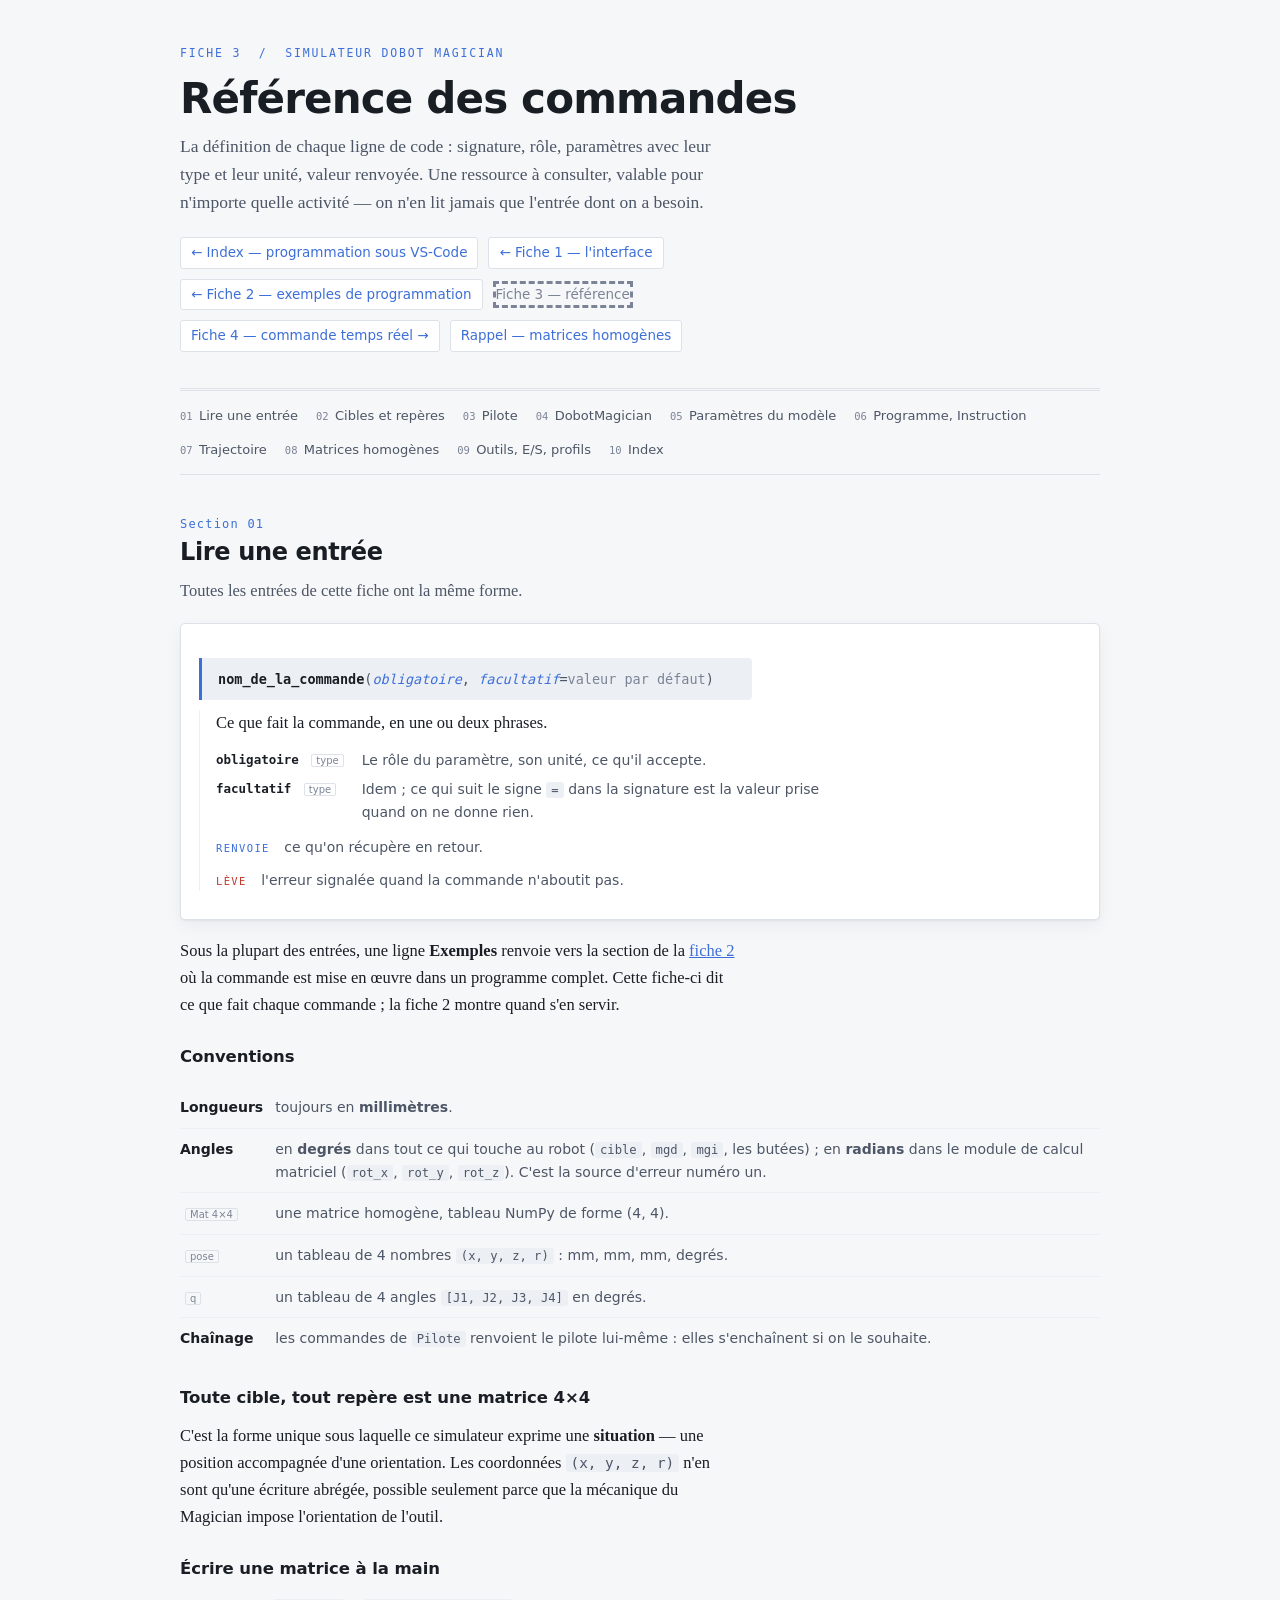
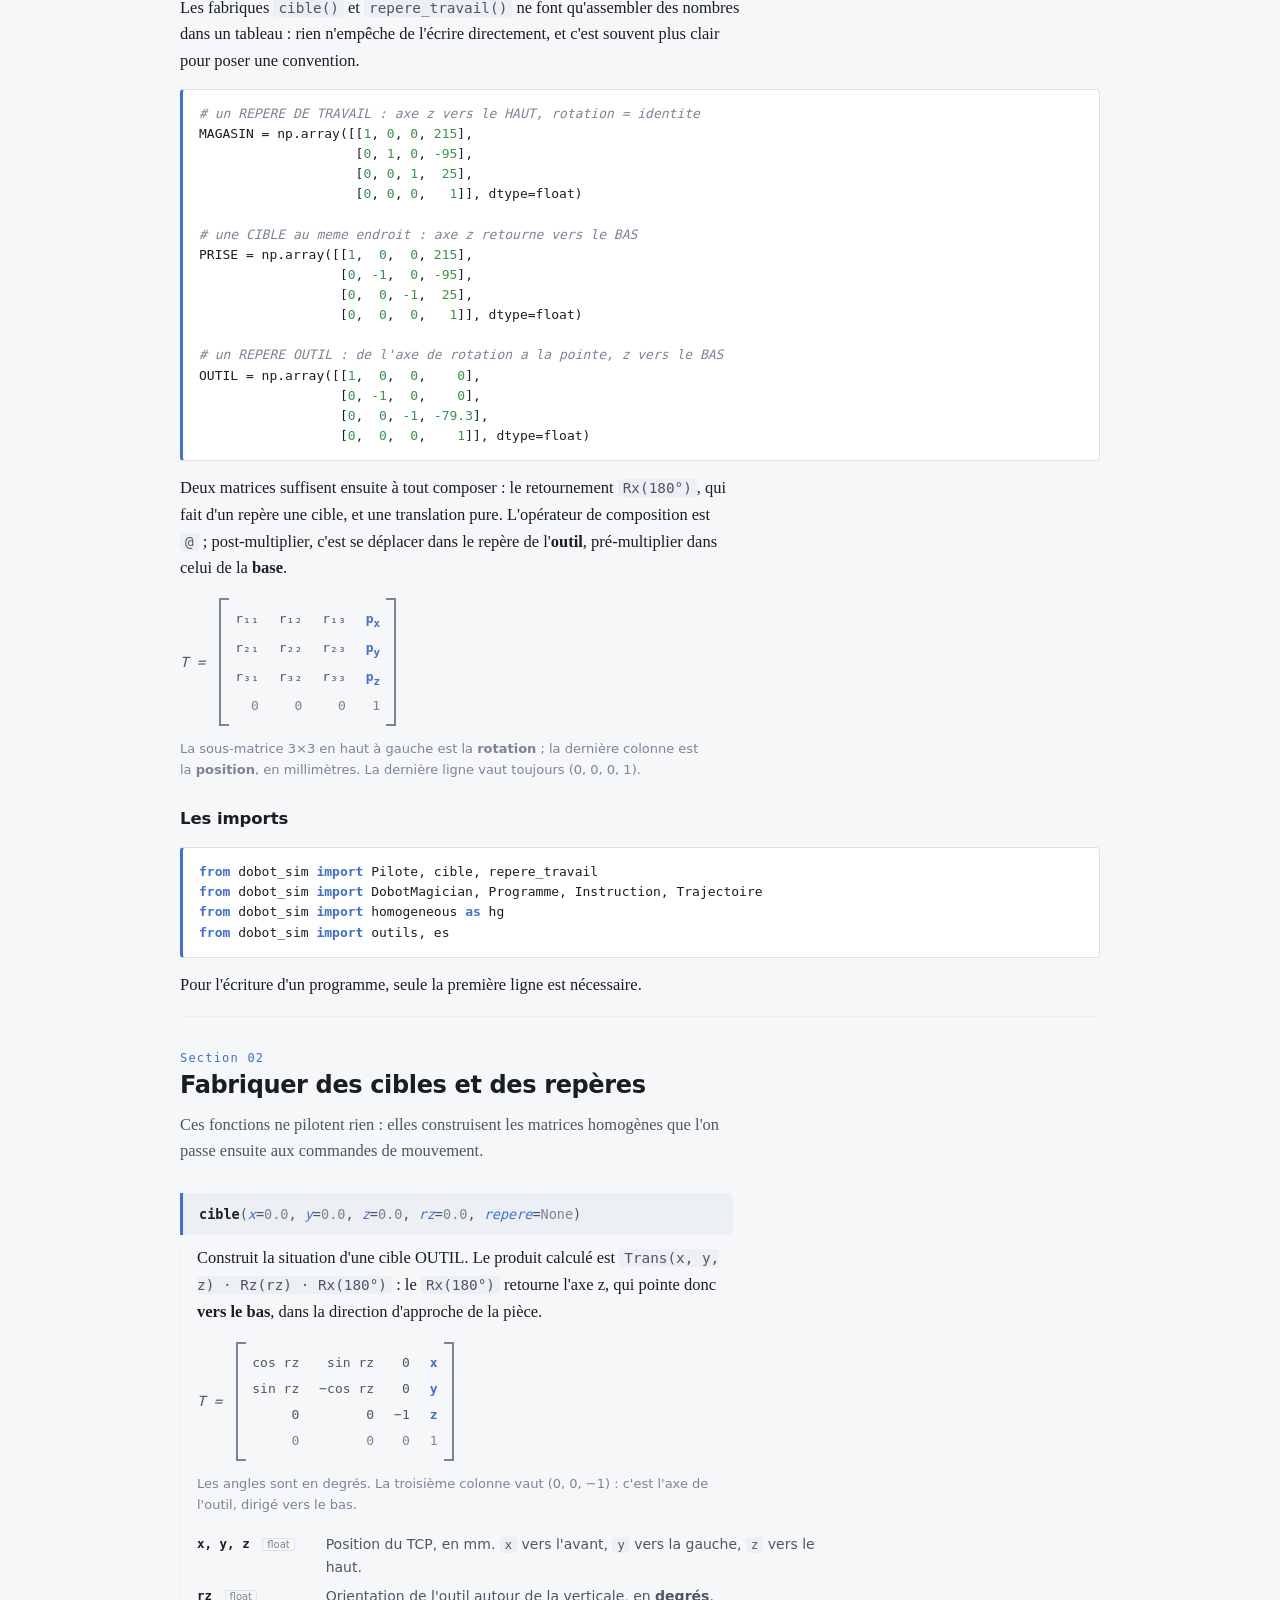
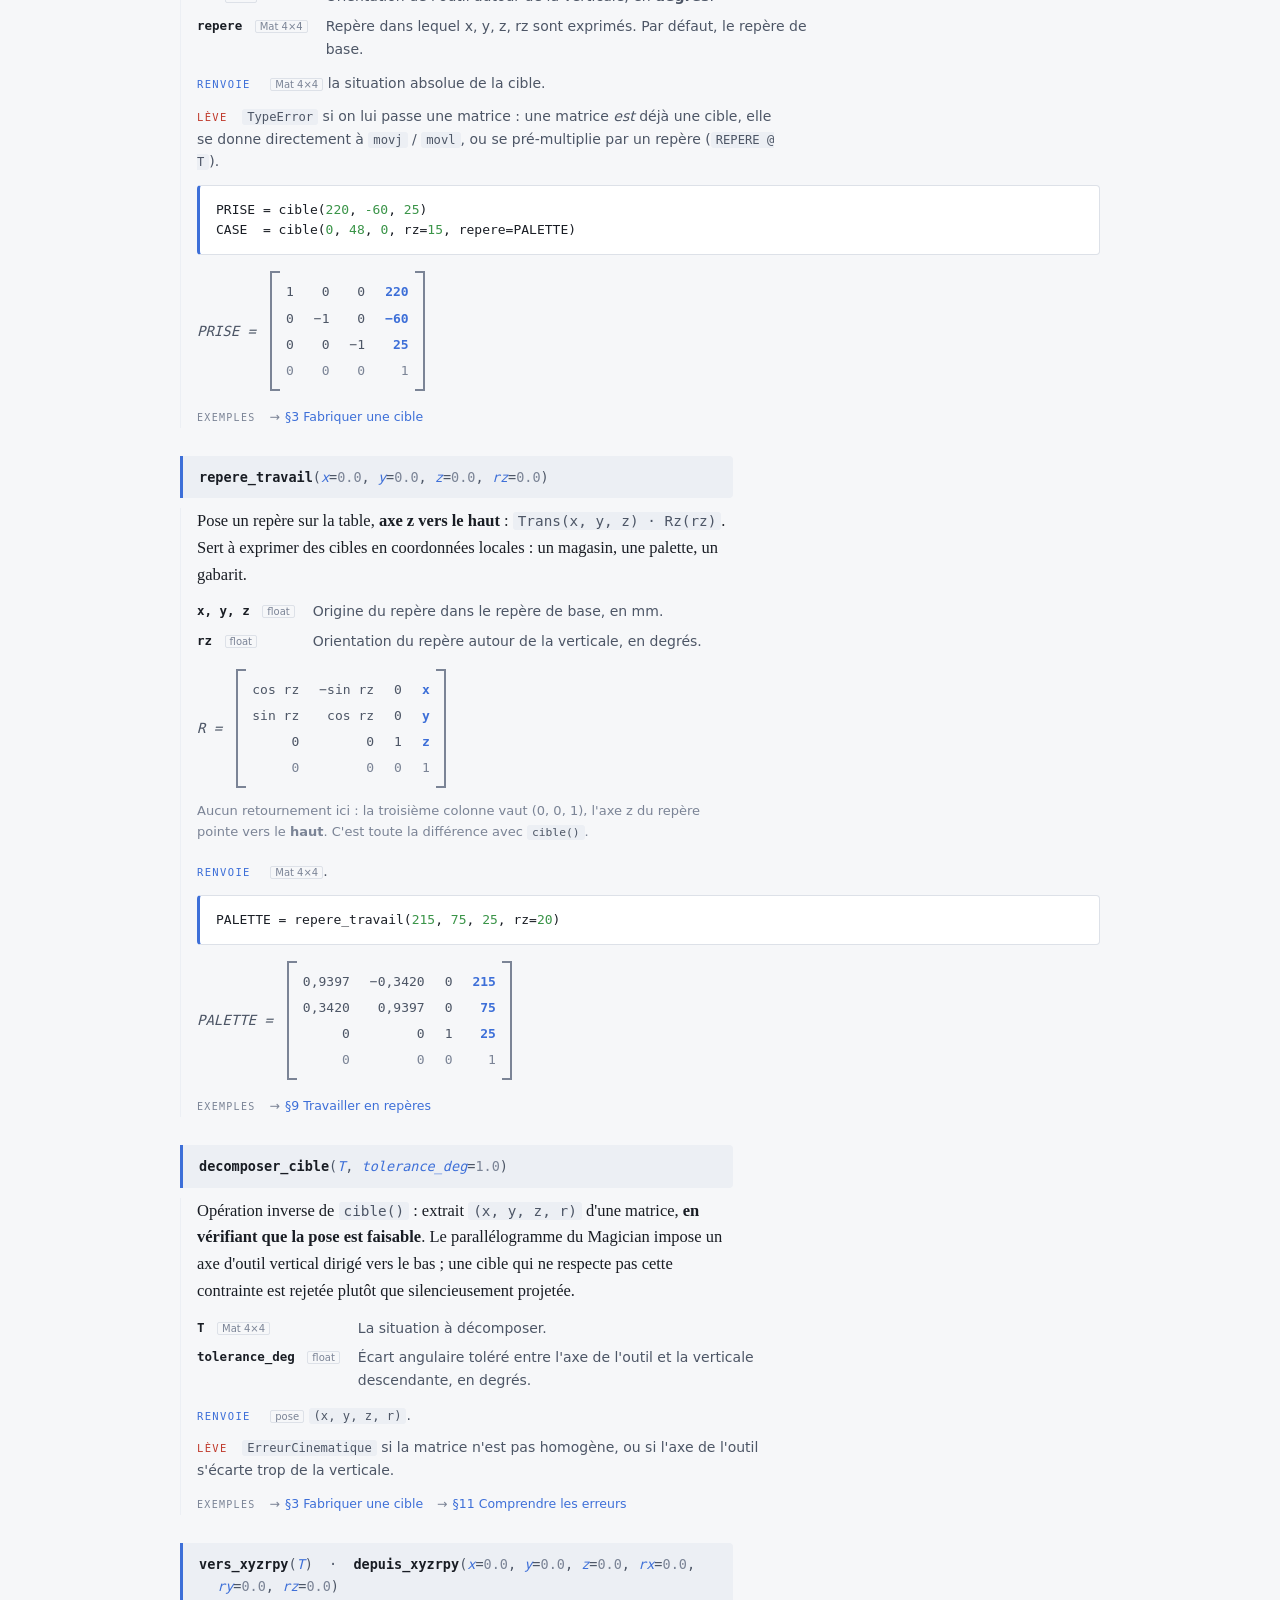
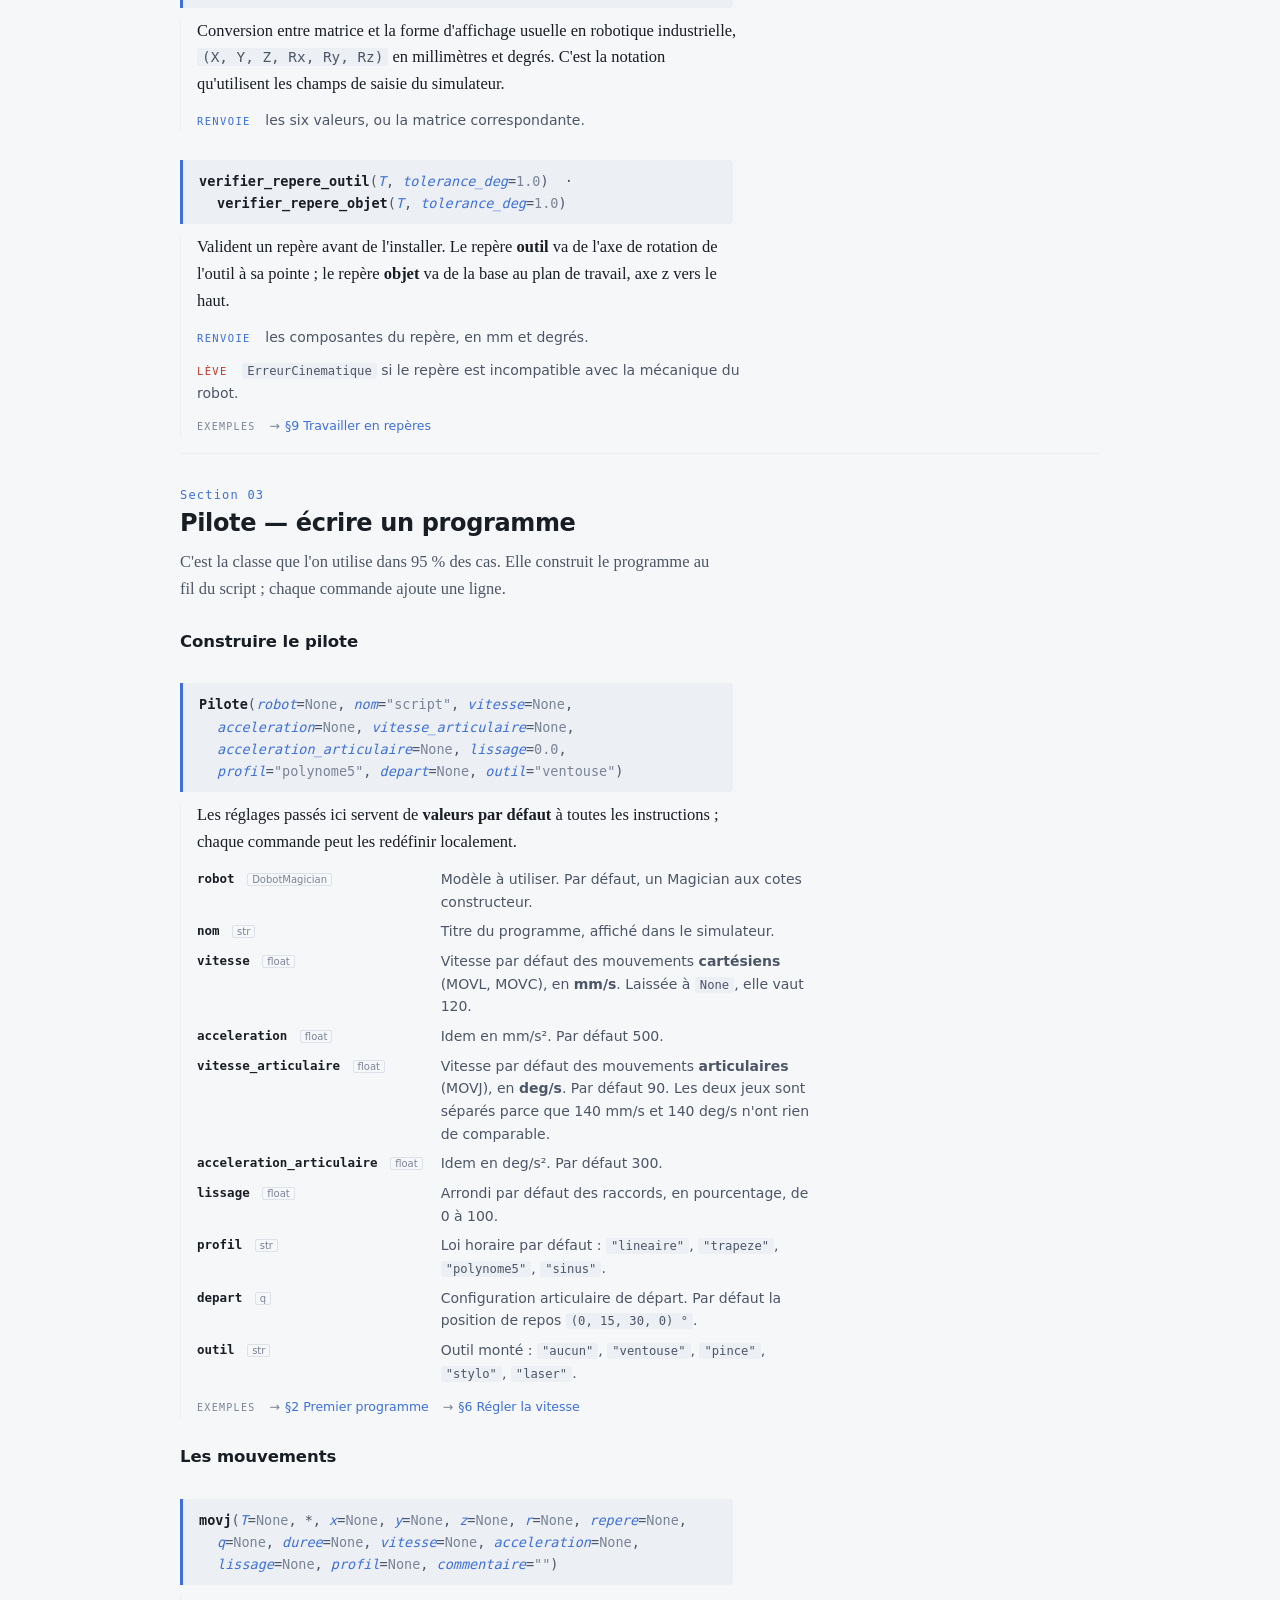
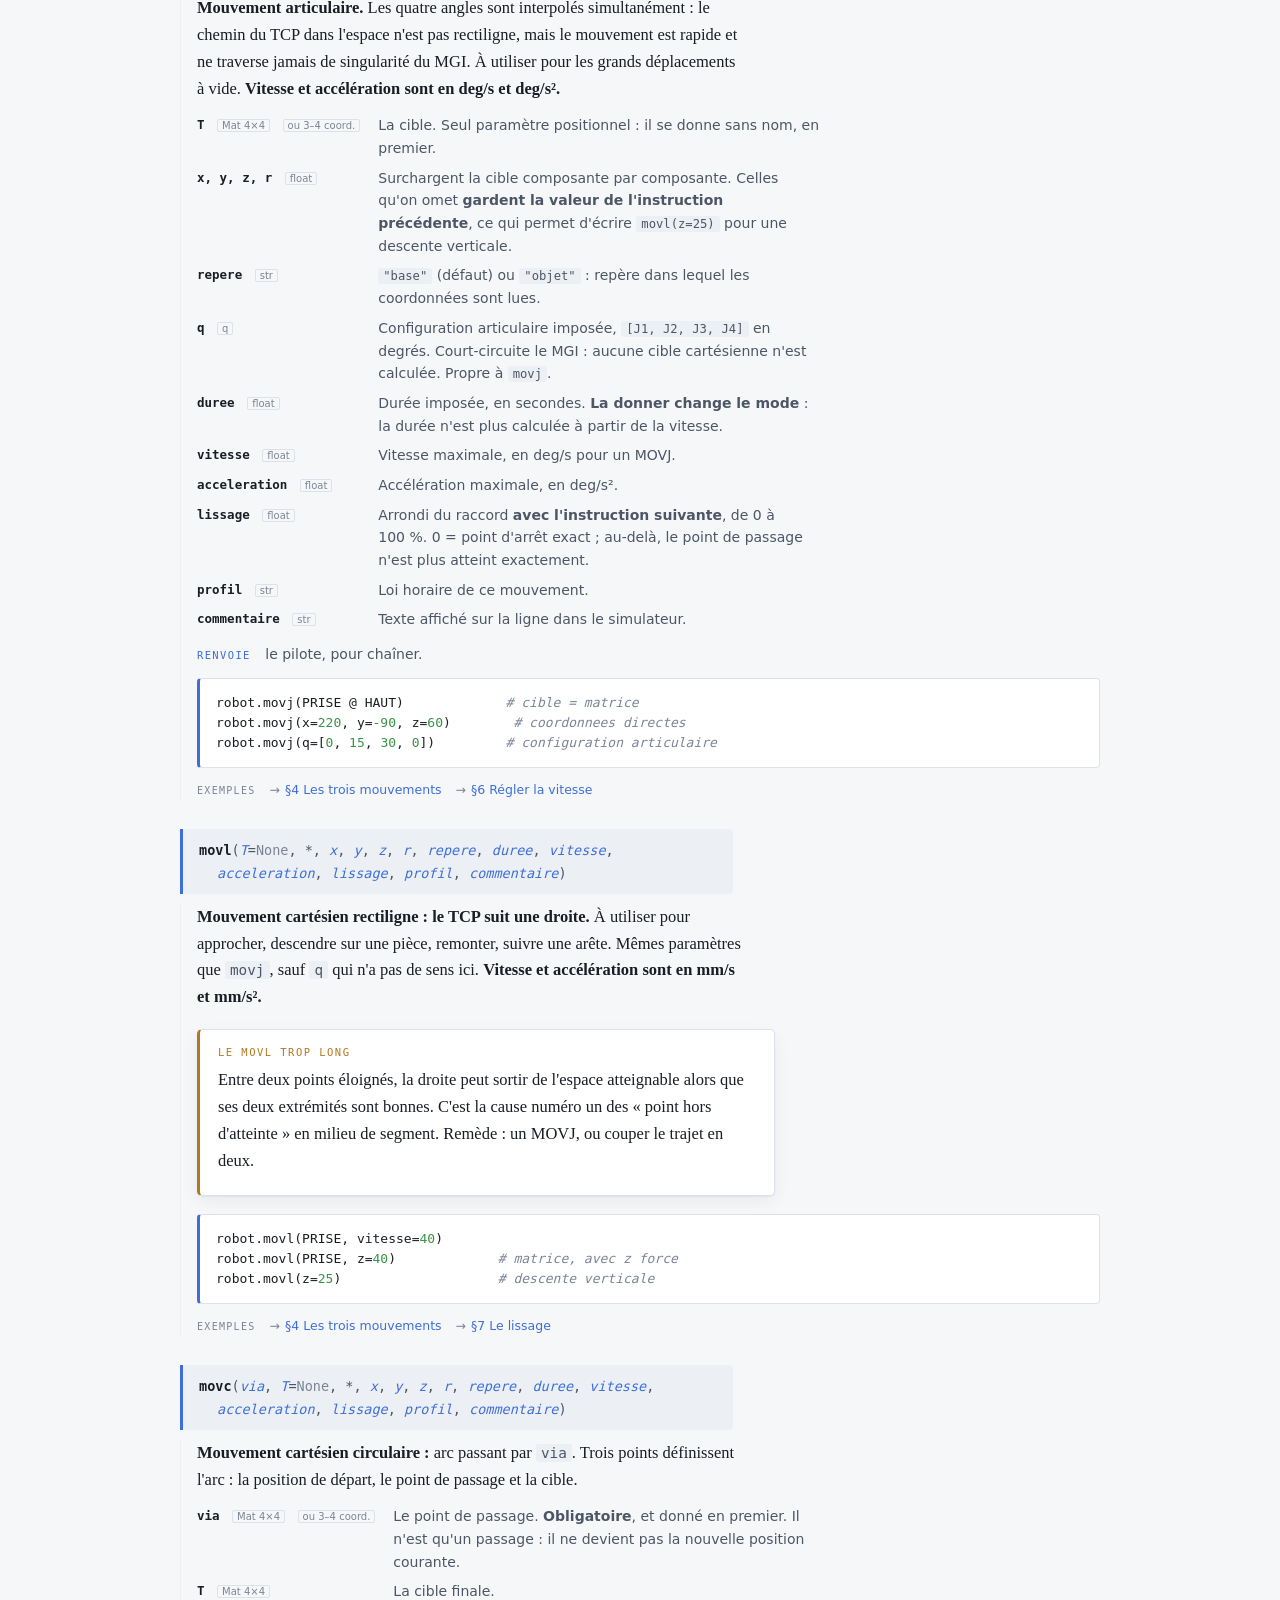
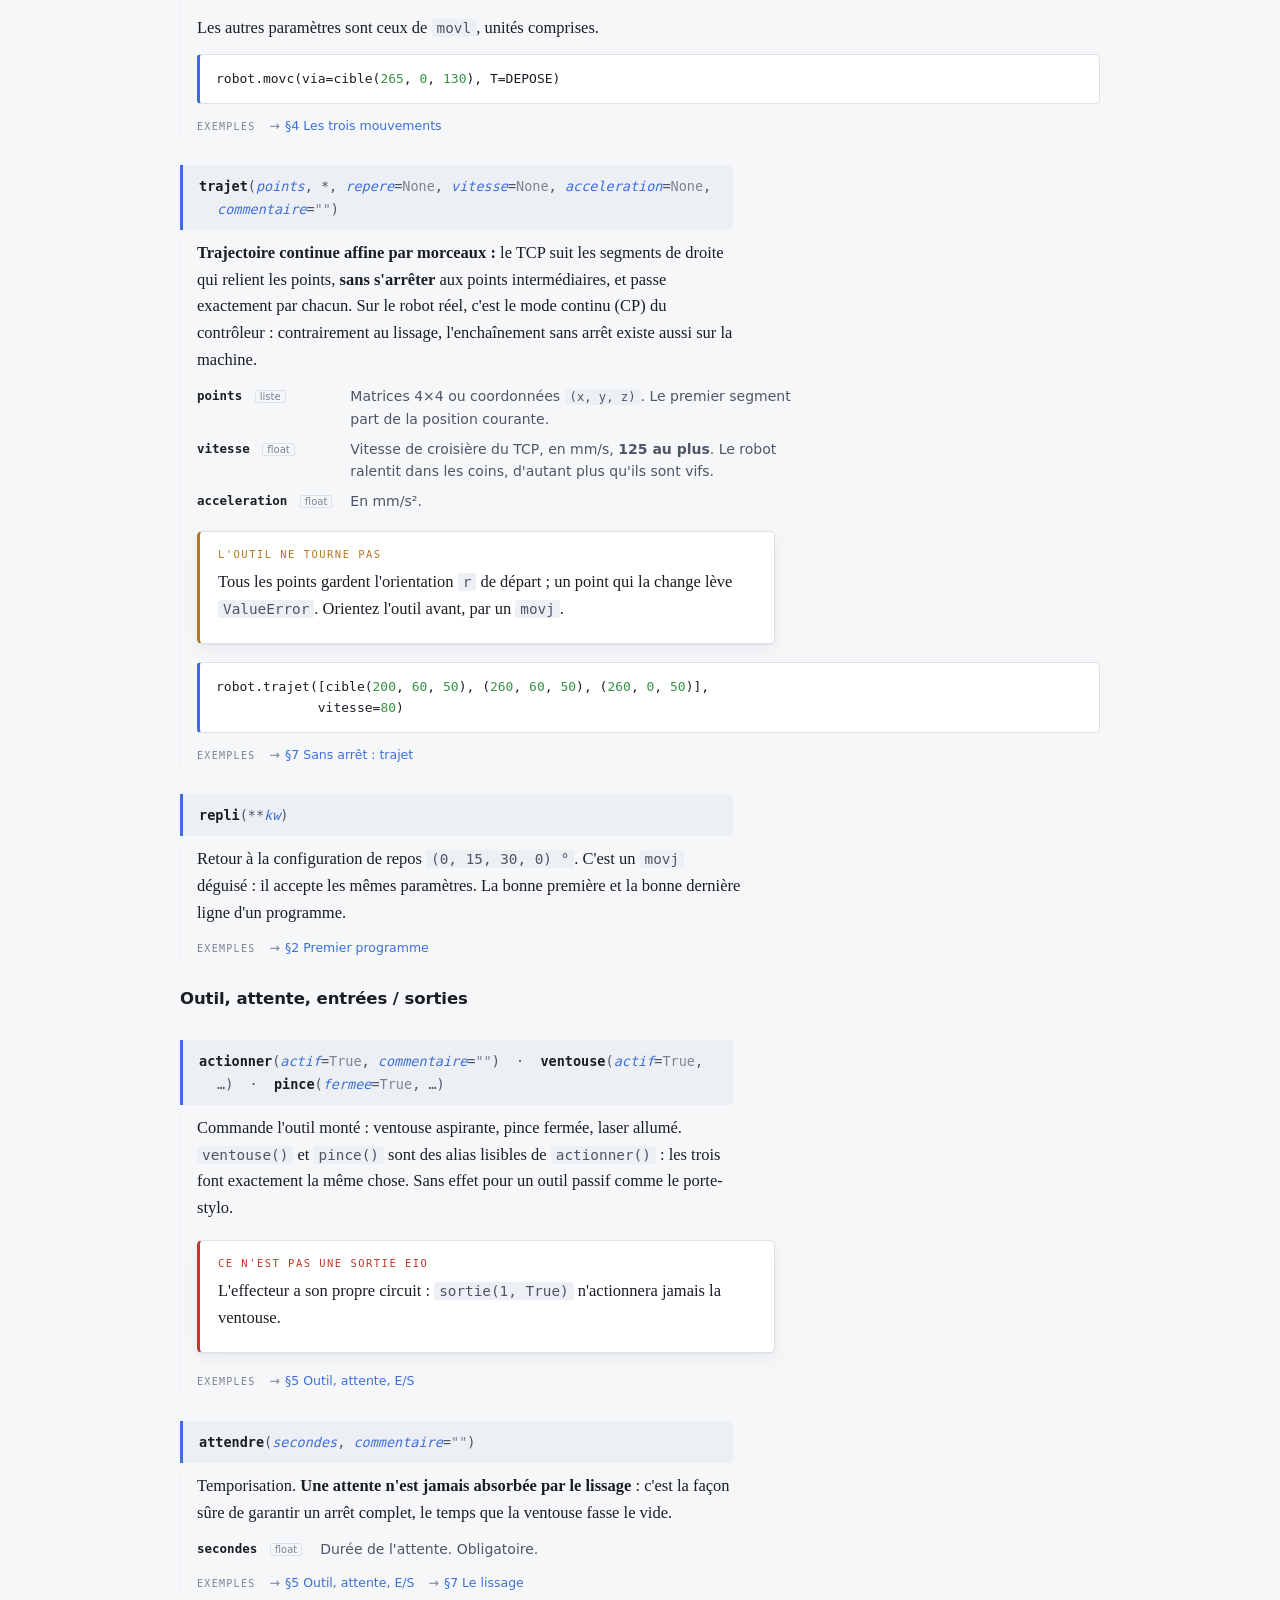
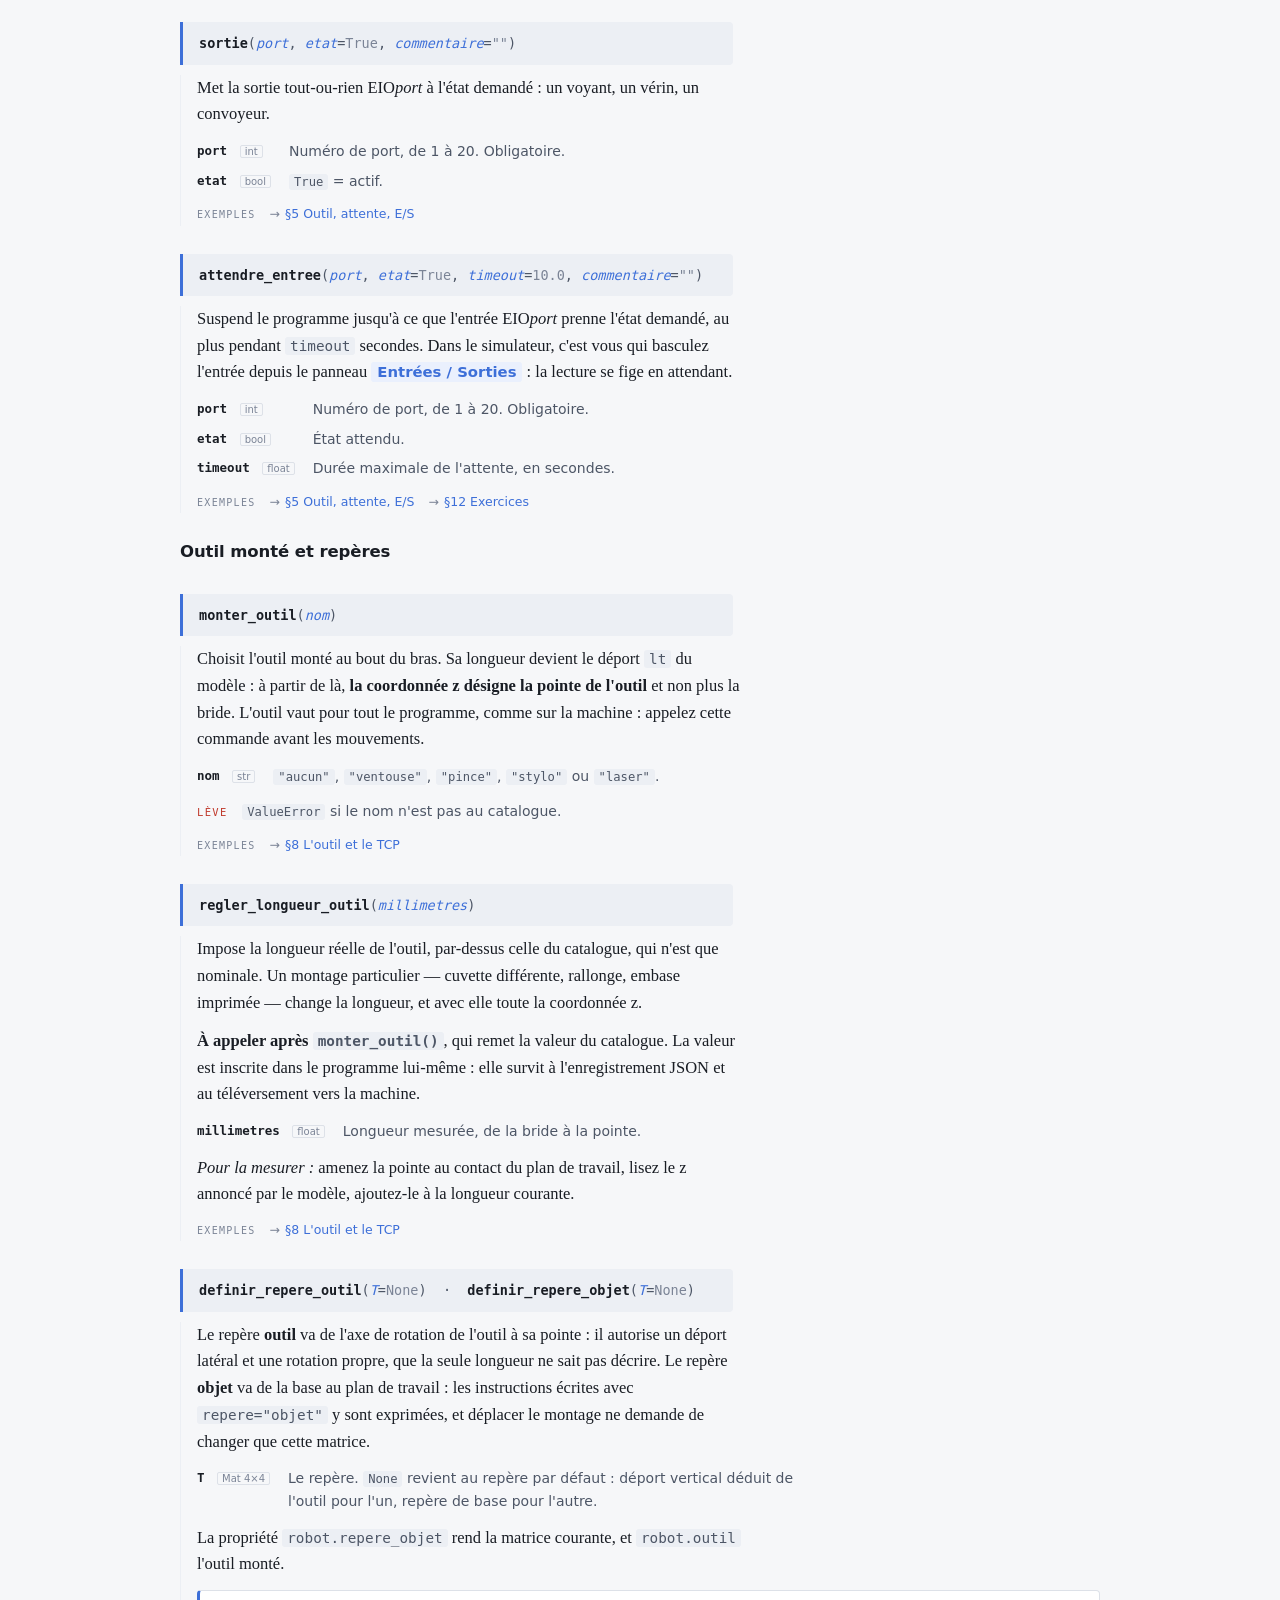
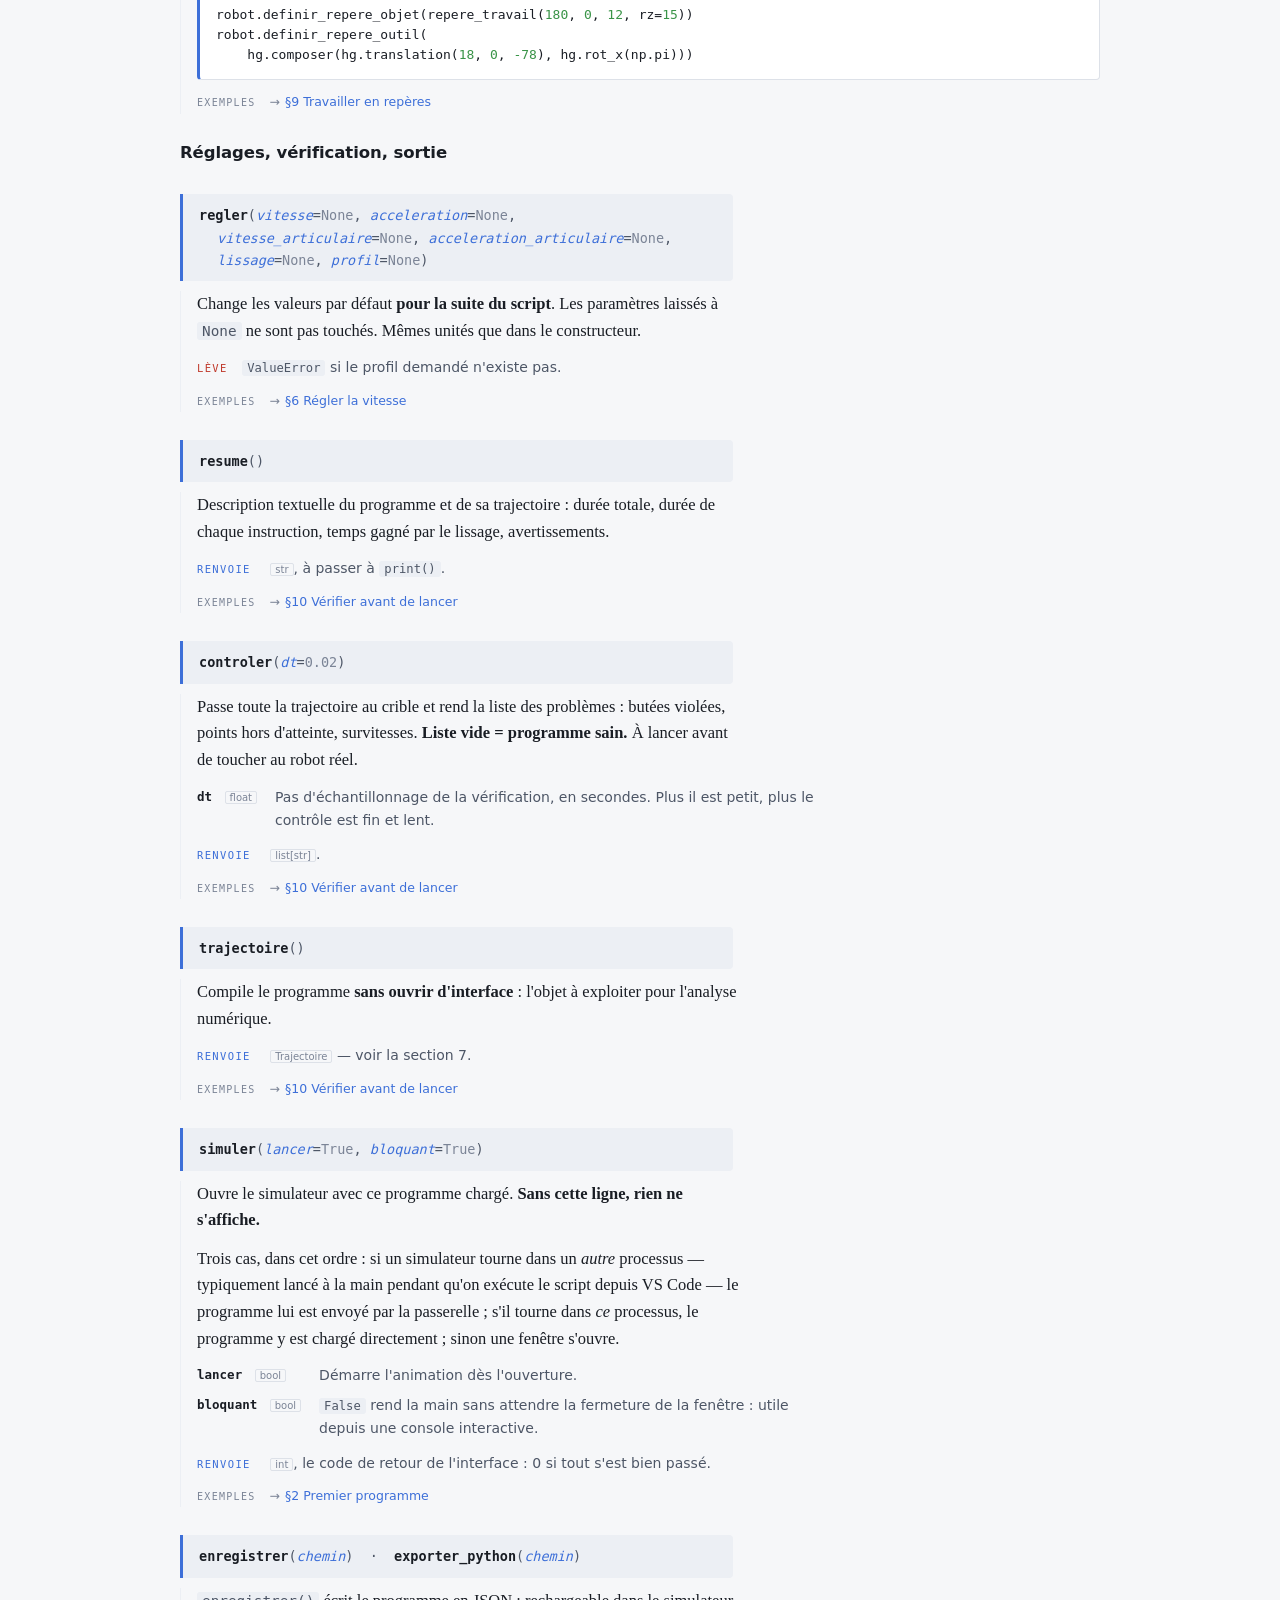
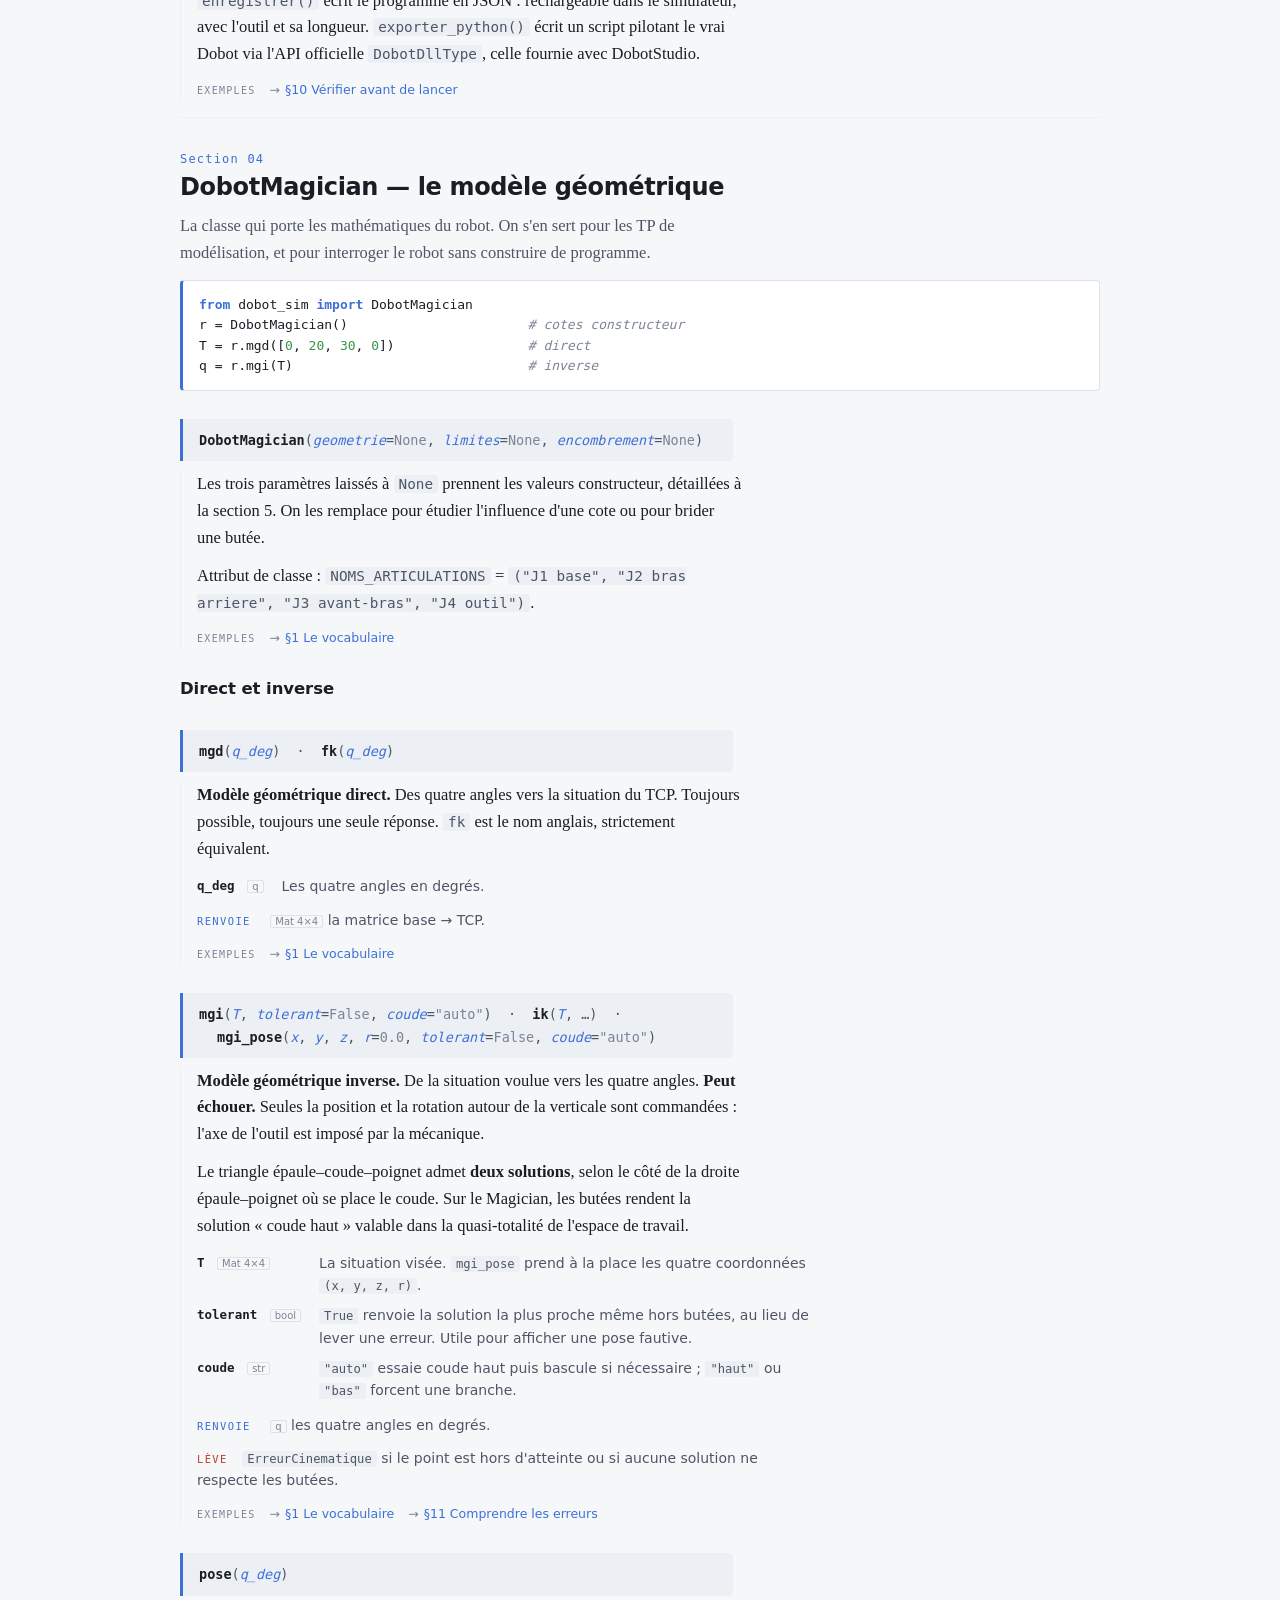
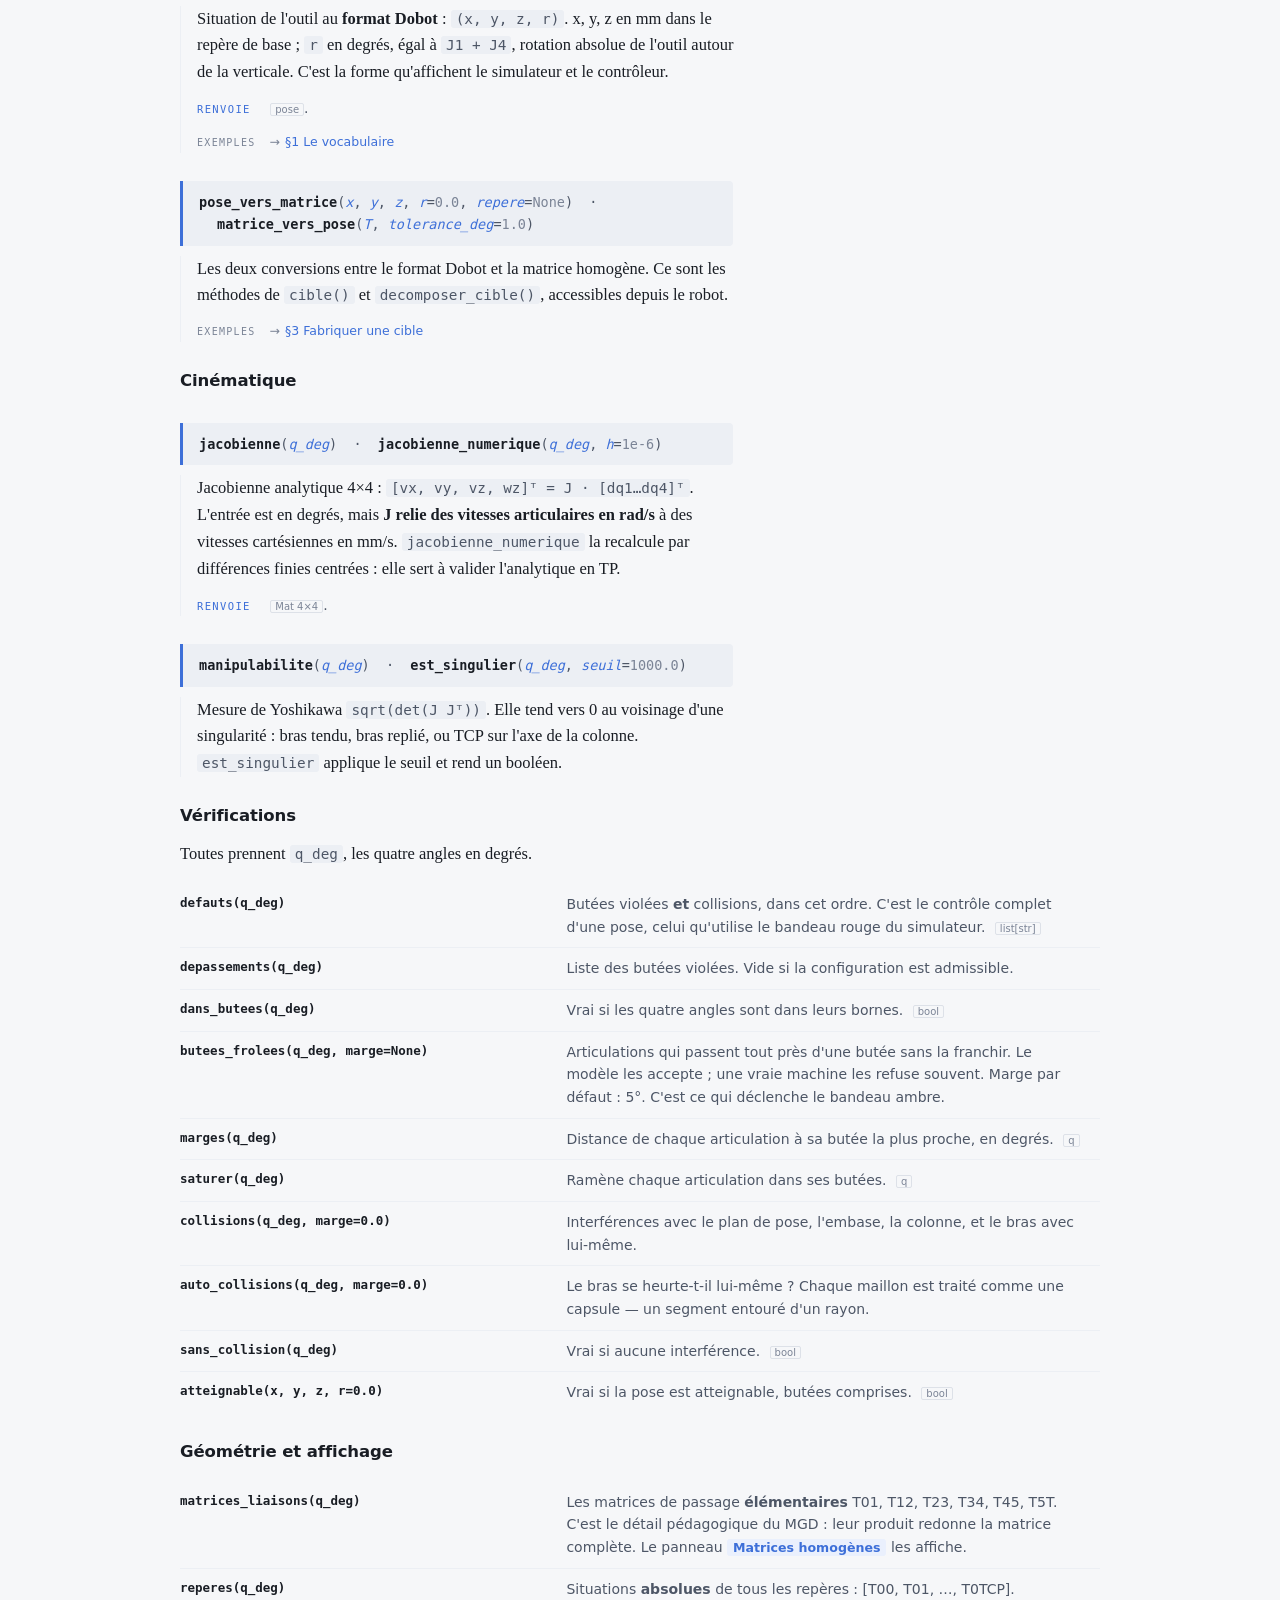
<file: cellule/fiches/fiche_api.html>
<!DOCTYPE html>
<html lang="fr">
<head>
<meta charset="utf-8">
<meta name="viewport" content="width=device-width, initial-scale=1">
<title>R&eacute;f&eacute;rence des commandes Dobot</title>
<style>

:root{
  --fond:#f6f7f9; --carte:#ffffff; --encre:#191d24; --encre2:#4d5666;
  --muet:#7b8496; --trait:#dde1e8; --trait2:#eceff4;
  --accent:#3d6fd8; --accent-doux:#eaf0fd;
  --axe-x:#c33f3f; --axe-y:#3a9448; --axe-z:#3d6fd8; --axe-r:#7c96d8;
  --ok:#4c8f60; --alerte:#b3781f; --faute:#c0392b;
  --ombre:0 1px 2px rgba(20,28,45,.06), 0 6px 18px rgba(20,28,45,.05);
  --serif:Georgia,"Iowan Old Style","Times New Roman",serif;
  --sans:"Segoe UI",system-ui,-apple-system,"Helvetica Neue",Arial,sans-serif;
  --mono:"Cascadia Mono",Consolas,"DejaVu Sans Mono",monospace;
}
@media (prefers-color-scheme:dark){
  :root:not([data-theme="light"]){
    --fond:#12151a; --carte:#181c23; --encre:#e7eaf0; --encre2:#b9c1cf;
    --muet:#8993a5; --trait:#2a303a; --trait2:#21262e;
    --accent:#7aa2f7; --accent-doux:#1b2330;
    --axe-x:#e06a6a; --axe-y:#66c077; --axe-z:#7aa2f7; --axe-r:#9db4ea;
    --ok:#6fbc86; --alerte:#d7a44a; --faute:#e0705f;
    --ombre:0 1px 2px rgba(0,0,0,.35), 0 6px 18px rgba(0,0,0,.28);
  }
}
:root[data-theme="dark"]{
  --fond:#12151a; --carte:#181c23; --encre:#e7eaf0; --encre2:#b9c1cf;
  --muet:#8993a5; --trait:#2a303a; --trait2:#21262e;
  --accent:#7aa2f7; --accent-doux:#1b2330;
  --axe-x:#e06a6a; --axe-y:#66c077; --axe-z:#7aa2f7; --axe-r:#9db4ea;
  --ok:#6fbc86; --alerte:#d7a44a; --faute:#e0705f;
  --ombre:0 1px 2px rgba(0,0,0,.35), 0 6px 18px rgba(0,0,0,.28);
}

*{box-sizing:border-box;}
html{scroll-behavior:smooth; scroll-padding-top:74px;}
body{
  margin:0; background:var(--fond); color:var(--encre);
  font-family:var(--serif); font-size:16.5px; line-height:1.62;
  padding-inline:16px; padding-block:0;
}
.page{max-width:920px; margin:0 auto;}

/* ---- en-tete ---- */
header.une{padding-block:44px 26px; border-bottom:3px double var(--trait);}
.surtitre{
  font-family:var(--mono); font-size:11.5px; letter-spacing:.16em;
  text-transform:uppercase; color:var(--accent); margin:0 0 12px;
}
h1{
  font-family:var(--sans); font-weight:650; letter-spacing:-.02em;
  font-size:clamp(28px,5.2vw,42px); line-height:1.12; margin:0 0 10px;
  text-wrap:balance;
}
.chapeau{margin:0; color:var(--encre2); font-size:17.5px; max-width:62ch;}
.jeu-fiches{
  margin-top:20px; font-family:var(--sans); font-size:13.5px;
  display:flex; flex-wrap:wrap; gap:10px; align-items:center;
}
.jeu-fiches a{
  color:var(--accent); text-decoration:none;
  border:1px solid var(--trait); border-radius:3px; padding:4px 10px;
  background:var(--carte);
}
.jeu-fiches a:hover{border-color:var(--accent);}
.jeu-fiches .ici{color:var(--muet); border-style:dashed; background:none;}

/* ---- sommaire ---- */
nav.sommaire{
  position:sticky; top:0; z-index:5; background:var(--fond);
  border-bottom:1px solid var(--trait); margin-bottom:8px;
  padding-block:10px; font-family:var(--sans); font-size:13px;
}
nav.sommaire ol{
  list-style:none; display:flex; flex-wrap:wrap; gap:6px 18px;
  margin:0; padding:0; counter-reset:s;
}
nav.sommaire a{color:var(--encre2); text-decoration:none; white-space:nowrap;}
nav.sommaire a::before{
  counter-increment:s; content:counter(s,decimal-leading-zero) " ";
  font-family:var(--mono); font-size:10.5px; color:var(--muet);
}
nav.sommaire a:hover{color:var(--accent);}

/* ---- sections ---- */
section{padding-block:34px 6px; border-top:1px solid var(--trait2);}
section:first-of-type{border-top:none;}
h2{
  font-family:var(--sans); font-weight:640; letter-spacing:-.015em;
  font-size:24px; line-height:1.2; margin:0 0 4px; text-wrap:balance;
}
h2 .num{
  font-family:var(--mono); font-size:12px; font-weight:400;
  color:var(--accent); letter-spacing:.1em; display:block; margin-bottom:6px;
}
h3{
  font-family:var(--sans); font-weight:620; font-size:16.5px;
  margin:26px 0 6px; letter-spacing:-.005em;
}
p{margin:.7em 0; max-width:68ch;}
.intro{color:var(--encre2); max-width:66ch;}
ul,ol.liste{max-width:66ch; padding-left:1.2em;}
li{margin:.3em 0;}
a{color:var(--accent);}

/* ---- jetons ---- */
.ui{
  font-family:var(--sans); font-size:.9em; font-weight:600;
  background:var(--accent-doux); color:var(--accent);
  border-radius:3px; padding:1px 6px; white-space:nowrap;
}
kbd{
  font-family:var(--mono); font-size:.82em; background:var(--carte);
  border:1px solid var(--trait); border-bottom-width:2px; border-radius:4px;
  padding:1px 6px; color:var(--encre2); white-space:nowrap;
}
code{font-family:var(--mono); font-size:.87em; color:var(--encre2);
  background:var(--trait2); border-radius:3px; padding:1px 5px;}
pre{
  font-family:var(--mono); font-size:13px; line-height:1.55;
  background:var(--carte); border:1px solid var(--trait); border-left:3px solid var(--accent);
  border-radius:4px; padding:14px 16px; overflow-x:auto; margin:14px 0;
  color:var(--encre);
}
pre code{background:none; padding:0; font-size:inherit; color:inherit;}
pre .c{color:var(--muet); font-style:italic;}
pre .k{color:var(--accent); font-weight:600;}
pre .n{color:var(--axe-y);}

/* ---- tableaux ---- */
.cadre{overflow-x:auto; margin:16px 0;}
table{border-collapse:collapse; width:100%; min-width:520px;
  font-family:var(--sans); font-size:14px;}
caption{
  text-align:left; font-family:var(--mono); font-size:11px;
  letter-spacing:.14em; text-transform:uppercase; color:var(--muet);
  padding-bottom:8px;
}
th{
  text-align:left; font-weight:620; font-size:11.5px; letter-spacing:.09em;
  text-transform:uppercase; color:var(--muet);
  border-bottom:1px solid var(--trait); padding:6px 12px 6px 0;
}
td{border-bottom:1px solid var(--trait2); padding:9px 12px 9px 0;
  vertical-align:top; color:var(--encre2);}
td:first-child{color:var(--encre); font-weight:560; white-space:nowrap;}
td.libre:first-child{white-space:normal;}
tr:last-child td{border-bottom:none;}
td .mono,th .mono{font-family:var(--mono); font-size:12.5px;}
td.num{font-variant-numeric:tabular-nums; white-space:nowrap;}

/* ---- encarts ---- */
.note{
  background:var(--carte); border:1px solid var(--trait); border-radius:5px;
  box-shadow:var(--ombre); padding:14px 18px; margin:18px 0; max-width:70ch;
}
.note p{margin:.4em 0;}
.note .etiquette{
  font-family:var(--mono); font-size:10.5px; letter-spacing:.14em;
  text-transform:uppercase; display:block; margin-bottom:5px;
}
.note.attention{border-left:3px solid var(--alerte);}
.note.attention .etiquette{color:var(--alerte);}
.note.piege{border-left:3px solid var(--faute);}
.note.piege .etiquette{color:var(--faute);}
.note.astuce{border-left:3px solid var(--ok);}
.note.astuce .etiquette{color:var(--ok);}

/* ---- axes colores ---- */
.ax{font-family:var(--mono); font-weight:700;}
.ax-x{color:var(--axe-x);} .ax-y{color:var(--axe-y);}
.ax-z{color:var(--axe-z);} .ax-r{color:var(--axe-r);}

footer{
  margin-top:40px; padding-block:22px 48px; border-top:3px double var(--trait);
  font-family:var(--sans); font-size:13px; color:var(--muet);
}

@media (max-width:560px){
  body{font-size:16px;}
  nav.sommaire{position:static;}
}
@media print{
  :root{--fond:#fff; --carte:#fff;}
  body{font-size:11pt;} nav.sommaire{display:none;}
  section{break-inside:auto; page-break-inside:auto;}
  h2,h3{break-after:avoid;} .note,pre,.cadre{break-inside:avoid;}
}
@media (prefers-reduced-motion:reduce){html{scroll-behavior:auto;}}

/* ---- entrees de reference ---- */
.api{margin:28px 0 10px;}
.api .sig{
  background:var(--trait2); border-left:3px solid var(--accent);
  border-radius:0 4px 4px 0; margin-bottom:10px; color:var(--encre2);
  font-family:var(--mono); font-size:13.5px; line-height:1.65;
  /* la signature s'ecrit en entier : elle passe a la ligne au lieu de
     defiler, avec un retrait pour que la suite se distingue du nom */
  padding:10px 16px 10px 34px; text-indent:-18px;
  white-space:normal; overflow-wrap:break-word;
}
.api .sig b{color:var(--encre); font-weight:700;}
.api .sig i{color:var(--accent); font-style:italic;}
.api .sig u{color:var(--muet); text-decoration:none;}
.api .corps{padding-left:16px; border-left:1px solid var(--trait2);}
.api .corps > p:first-child{margin-top:0;}
.api .corps p{max-width:66ch;}
dl.params{
  display:grid; grid-template-columns:max-content 1fr; gap:7px 18px;
  margin:12px 0; font-family:var(--sans); font-size:14px; max-width:70ch;
}
dl.params dt{
  font-family:var(--mono); font-size:12.5px; font-weight:600;
  color:var(--encre); white-space:nowrap; padding-top:1px;
}
dl.params dd{margin:0; color:var(--encre2);}
.ty{
  font-family:var(--sans); font-size:10px; font-weight:400; color:var(--muet);
  border:1px solid var(--trait); border-radius:2px; padding:0 4px; margin-left:5px;
  white-space:nowrap;
}
.rend{font-family:var(--sans); font-size:14px; color:var(--encre2);
  margin:10px 0; max-width:70ch;}
.rend > b{
  font-family:var(--mono); font-size:10.5px; letter-spacing:.13em;
  text-transform:uppercase; color:var(--accent); font-weight:400;
  margin-right:10px;
}
.rend.leve > b{color:var(--faute);}
.api pre{margin:12px 0 0;}

/* ---- listes compactes de fonctions ---- */
table.compacte td:first-child{
  font-family:var(--mono); font-size:12.5px; white-space:normal;
  color:var(--encre); font-weight:600; width:42%;
}
table.compacte td{vertical-align:top;}

/* ---- rappel de lecture ---- */
.legende{
  background:var(--carte); border:1px solid var(--trait); border-radius:5px;
  padding:6px 18px 18px; margin:18px 0; box-shadow:var(--ombre);
}
@media (max-width:620px){
  dl.params{grid-template-columns:1fr; gap:2px 0;}
  dl.params dd{margin:0 0 8px;}
  table.compacte td:first-child{width:auto;}
}
/* ---- matrices homogenes ---- */
.matrice{
  display:flex; align-items:center; gap:14px; flex-wrap:wrap;
  margin:16px 0; font-family:var(--mono); font-size:13px;
}
.matrice .etiq{font-style:italic; color:var(--encre2); font-size:14px;}
.matrice .grille{
  display:grid; grid-template-columns:repeat(4, minmax(0, auto));
  gap:5px 20px; padding:10px 16px; position:relative;
  font-variant-numeric:tabular-nums;
}
.matrice .grille::before,.matrice .grille::after{
  content:""; position:absolute; top:0; bottom:0; width:8px;
  border:2px solid var(--muet);
}
.matrice .grille::before{left:0; border-right:none;}
.matrice .grille::after{right:0; border-left:none;}
.matrice .grille span{text-align:right; white-space:nowrap; color:var(--encre2);}
.matrice .grille span.pos{color:var(--accent); font-weight:700;}
.matrice .grille span.bas{color:var(--muet);}
.legende-mat{
  font-family:var(--sans); font-size:13px; color:var(--muet);
  margin:-4px 0 18px; max-width:64ch;
}
@media (max-width:520px){
  .matrice{font-size:11.5px; gap:8px;}
  .matrice .grille{gap:4px 10px; padding:8px 12px;}
}
/* ---- renvois vers les exemples de la fiche 2 ---- */
.voir{
  font-family:var(--sans); font-size:12.5px; margin:12px 0 0;
  color:var(--muet); display:flex; flex-wrap:wrap; gap:4px 14px;
  align-items:baseline;
}
.voir .mot{
  font-family:var(--mono); font-size:10px; letter-spacing:.13em;
  text-transform:uppercase; color:var(--muet);
}
.voir a{
  color:var(--accent); text-decoration:none;
  border-bottom:1px solid transparent;
}
.voir a::before{content:"\2192"; margin-right:5px; color:var(--muet);}
.voir a:hover{border-bottom-color:var(--accent);}
</style>
</head>
<body>
<div class="page">

<header class="une">
  <p class="surtitre">Fiche 3 &nbsp;/&nbsp; Simulateur Dobot Magician</p>
  <h1>R&eacute;f&eacute;rence des commandes</h1>
  <p class="chapeau">La d&eacute;finition de chaque ligne de code&nbsp;: signature, r&ocirc;le,
  param&egrave;tres avec leur type et leur unit&eacute;, valeur renvoy&eacute;e. Une ressource &agrave;
  consulter, valable pour n'importe quelle activit&eacute;&nbsp;&mdash; on n'en lit jamais
  que l'entr&eacute;e dont on a besoin.</p>
  <p class="jeu-fiches">
    <a href="fiche_index.html">&larr; Index &mdash; programmation sous VS-Code</a>
    <a href="fiche_interface.html">&larr; Fiche 1 &mdash; l'interface</a>
    <a href="fiche_programmation.html">&larr; Fiche 2 &mdash; exemples de programmation</a>
    <span class="ici">Fiche 3 &mdash; r&eacute;f&eacute;rence</span>
    <a href="fiche_commande.html">Fiche 4 &mdash; commande temps r&eacute;el &rarr;</a>
    <a href="fiche_matrices.html">Rappel &mdash; matrices homog&egrave;nes</a>
  </p>
</header>

<nav class="sommaire" aria-label="Sommaire">
  <ol>
    <li><a href="#lire">Lire une entr&eacute;e</a></li>
    <li><a href="#cibles">Cibles et rep&egrave;res</a></li>
    <li><a href="#pilote">Pilote</a></li>
    <li><a href="#modele">DobotMagician</a></li>
    <li><a href="#parametres">Param&egrave;tres du mod&egrave;le</a></li>
    <li><a href="#programme">Programme, Instruction</a></li>
    <li><a href="#trajectoire">Trajectoire</a></li>
    <li><a href="#matrices">Matrices homog&egrave;nes</a></li>
    <li><a href="#outillage">Outils, E/S, profils</a></li>
    <li><a href="#index">Index</a></li>
  </ol>
</nav>

<!-- =============================================================== -->
<section id="lire">
  <h2><span class="num">Section 01</span>Lire une entr&eacute;e</h2>
  <p class="intro">Toutes les entr&eacute;es de cette fiche ont la m&ecirc;me forme.</p>

  <div class="legende">
    <div class="api">
      <p class="sig"><b>nom_de_la_commande</b>(<i>obligatoire</i>,
        <i>facultatif</i>=<u>valeur par d&eacute;faut</u>)</p>
      <div class="corps">
        <p>Ce que fait la commande, en une ou deux phrases.</p>
        <dl class="params">
          <dt>obligatoire <span class="ty">type</span></dt>
          <dd>Le r&ocirc;le du param&egrave;tre, son unit&eacute;, ce qu'il accepte.</dd>
          <dt>facultatif <span class="ty">type</span></dt>
          <dd>Idem&nbsp;; ce qui suit le signe <code>=</code> dans la signature est la
            valeur prise quand on ne donne rien.</dd>
        </dl>
        <p class="rend"><b>Renvoie</b> ce qu'on r&eacute;cup&egrave;re en retour.</p>
        <p class="rend leve"><b>L&egrave;ve</b> l'erreur signal&eacute;e quand la commande
          n'aboutit pas.</p>
      </div>
    </div>
  </div>

  <p>Sous la plupart des entr&eacute;es, une ligne <strong>Exemples</strong> renvoie
  vers la section de la <a href="fiche_programmation.html">fiche&nbsp;2</a> o&ugrave; la
  commande est mise en &oelig;uvre dans un programme complet. Cette fiche-ci dit ce
  que fait chaque commande&nbsp;; la fiche&nbsp;2 montre quand s'en servir.</p>

  <h3>Conventions</h3>
  <div class="cadre"><table>
    <tr><td>Longueurs</td><td>toujours en <strong>millim&egrave;tres</strong>.</td></tr>
    <tr><td>Angles</td><td>en <strong>degr&eacute;s</strong> dans tout ce qui touche au
      robot (<code>cible</code>, <code>mgd</code>, <code>mgi</code>, les but&eacute;es)&nbsp;;
      en <strong>radians</strong> dans le module de calcul matriciel
      (<code>rot_x</code>, <code>rot_y</code>, <code>rot_z</code>). C'est la source
      d'erreur num&eacute;ro un.</td></tr>
    <tr><td><span class="ty">Mat 4&times;4</span></td><td>une matrice homog&egrave;ne, tableau
      NumPy de forme (4,&nbsp;4).</td></tr>
    <tr><td><span class="ty">pose</span></td><td>un tableau de 4 nombres
      <code>(x, y, z, r)</code>&nbsp;: mm, mm, mm, degr&eacute;s.</td></tr>
    <tr><td><span class="ty">q</span></td><td>un tableau de 4 angles
      <code>[J1, J2, J3, J4]</code> en degr&eacute;s.</td></tr>
    <tr><td>Cha&icirc;nage</td><td>les commandes de <code>Pilote</code> renvoient le pilote
      lui-m&ecirc;me&nbsp;: elles s'encha&icirc;nent si on le souhaite.</td></tr>
  </table></div>

  <h3>Toute cible, tout rep&egrave;re est une matrice 4&times;4</h3>
  <p>C'est la forme unique sous laquelle ce simulateur exprime une
  <strong>situation</strong> &mdash; une position accompagn&eacute;e d'une orientation.
  Les coordonn&eacute;es <code>(x, y, z, r)</code> n'en sont qu'une &eacute;criture abr&eacute;g&eacute;e,
  possible seulement parce que la m&eacute;canique du Magician impose l'orientation de
  l'outil.</p>

  <!-- memo:matrice-a-la-main -->
  <h3>&Eacute;crire une matrice &agrave; la main</h3>
  <p>Les fabriques <code>cible()</code> et <code>repere_travail()</code> ne font
  qu'assembler des nombres dans un tableau&nbsp;: rien n'emp&ecirc;che de l'&eacute;crire
  directement, et c'est souvent plus clair pour poser une convention.</p>
<pre><code><span class="c"># un REPERE DE TRAVAIL : axe z vers le HAUT, rotation = identite</span>
MAGASIN = np.array([[<span class="n">1</span>, <span class="n">0</span>, <span class="n">0</span>, <span class="n">215</span>],
                    [<span class="n">0</span>, <span class="n">1</span>, <span class="n">0</span>, <span class="n">-95</span>],
                    [<span class="n">0</span>, <span class="n">0</span>, <span class="n">1</span>,  <span class="n">25</span>],
                    [<span class="n">0</span>, <span class="n">0</span>, <span class="n">0</span>,   <span class="n">1</span>]], dtype=float)

<span class="c"># une CIBLE au meme endroit : axe z retourne vers le BAS</span>
PRISE = np.array([[<span class="n">1</span>,  <span class="n">0</span>,  <span class="n">0</span>, <span class="n">215</span>],
                  [<span class="n">0</span>, <span class="n">-1</span>,  <span class="n">0</span>, <span class="n">-95</span>],
                  [<span class="n">0</span>,  <span class="n">0</span>, <span class="n">-1</span>,  <span class="n">25</span>],
                  [<span class="n">0</span>,  <span class="n">0</span>,  <span class="n">0</span>,   <span class="n">1</span>]], dtype=float)

<span class="c"># un REPERE OUTIL : de l'axe de rotation a la pointe, z vers le BAS</span>
OUTIL = np.array([[<span class="n">1</span>,  <span class="n">0</span>,  <span class="n">0</span>,    <span class="n">0</span>],
                  [<span class="n">0</span>, <span class="n">-1</span>,  <span class="n">0</span>,    <span class="n">0</span>],
                  [<span class="n">0</span>,  <span class="n">0</span>, <span class="n">-1</span>, <span class="n">-79.3</span>],
                  [<span class="n">0</span>,  <span class="n">0</span>,  <span class="n">0</span>,    <span class="n">1</span>]], dtype=float)</code></pre>
  <p>Deux matrices suffisent ensuite &agrave; tout composer&nbsp;: le retournement
  <code>Rx(180&deg;)</code>, qui fait d'un rep&egrave;re une cible, et une translation
  pure. L'op&eacute;rateur de composition est <code>@</code>&nbsp;; post-multiplier,
  c'est se d&eacute;placer dans le rep&egrave;re de l'<strong>outil</strong>,
  pr&eacute;-multiplier dans celui de la <strong>base</strong>.</p>
  <!-- /memo:matrice-a-la-main -->
  <div class="matrice">
    <span class="etiq">T&nbsp;=</span>
    <div class="grille">
      <span>r&#8321;&#8321;</span><span>r&#8321;&#8322;</span><span>r&#8321;&#8323;</span><span class="pos">p<sub>x</sub></span>
      <span>r&#8322;&#8321;</span><span>r&#8322;&#8322;</span><span>r&#8322;&#8323;</span><span class="pos">p<sub>y</sub></span>
      <span>r&#8323;&#8321;</span><span>r&#8323;&#8322;</span><span>r&#8323;&#8323;</span><span class="pos">p<sub>z</sub></span>
      <span class="bas">0</span><span class="bas">0</span><span class="bas">0</span><span class="bas">1</span>
    </div>
  </div>
  <p class="legende-mat">La sous-matrice 3&times;3 en haut &agrave; gauche est la
  <strong>rotation</strong>&nbsp;; la derni&egrave;re colonne est la <strong>position</strong>,
  en millim&egrave;tres. La derni&egrave;re ligne vaut toujours (0,&nbsp;0,&nbsp;0,&nbsp;1).</p>

  <h3>Les imports</h3>
<pre><code><span class="k">from</span> dobot_sim <span class="k">import</span> Pilote, cible, repere_travail
<span class="k">from</span> dobot_sim <span class="k">import</span> DobotMagician, Programme, Instruction, Trajectoire
<span class="k">from</span> dobot_sim <span class="k">import</span> homogeneous <span class="k">as</span> hg
<span class="k">from</span> dobot_sim <span class="k">import</span> outils, es</code></pre>
  <p>Pour l'&eacute;criture d'un programme, seule la premi&egrave;re ligne est n&eacute;cessaire.</p>
</section>

<!-- =============================================================== -->
<section id="cibles">
  <h2><span class="num">Section 02</span>Fabriquer des cibles et des rep&egrave;res</h2>
  <p class="intro">Ces fonctions ne pilotent rien&nbsp;: elles construisent les
  matrices homog&egrave;nes que l'on passe ensuite aux commandes de mouvement.</p>

  <div class="api" id="f-cible">
    <p class="sig"><b>cible</b>(<i>x</i>=<u>0.0</u>, <i>y</i>=<u>0.0</u>,
      <i>z</i>=<u>0.0</u>, <i>rz</i>=<u>0.0</u>, <i>repere</i>=<u>None</u>)</p>
    <div class="corps">
      <p>Construit la situation d'une cible OUTIL. Le produit calcul&eacute; est
      <code>Trans(x, y, z) &middot; Rz(rz) &middot; Rx(180&deg;)</code>&nbsp;: le
      <code>Rx(180&deg;)</code> retourne l'axe z, qui pointe donc <strong>vers le
      bas</strong>, dans la direction d'approche de la pi&egrave;ce.</p>
      <div class="matrice">
        <span class="etiq">T&nbsp;=</span>
        <div class="grille">
          <span>cos&nbsp;rz</span><span>sin&nbsp;rz</span><span>0</span><span class="pos">x</span>
          <span>sin&nbsp;rz</span><span>&minus;cos&nbsp;rz</span><span>0</span><span class="pos">y</span>
          <span>0</span><span>0</span><span>&minus;1</span><span class="pos">z</span>
          <span class="bas">0</span><span class="bas">0</span><span class="bas">0</span><span class="bas">1</span>
        </div>
      </div>
      <p class="legende-mat">Les angles sont en degr&eacute;s. La troisi&egrave;me colonne
      vaut (0,&nbsp;0,&nbsp;&minus;1)&nbsp;: c'est l'axe de l'outil, dirig&eacute; vers le
      bas.</p>
      <dl class="params">
        <dt>x, y, z <span class="ty">float</span></dt>
        <dd>Position du TCP, en mm. <code>x</code> vers l'avant, <code>y</code> vers
          la gauche, <code>z</code> vers le haut.</dd>
        <dt>rz <span class="ty">float</span></dt>
        <dd>Orientation de l'outil autour de la verticale, en <strong>degr&eacute;s</strong>.</dd>
        <dt>repere <span class="ty">Mat 4&times;4</span></dt>
        <dd>Rep&egrave;re dans lequel x, y, z, rz sont exprim&eacute;s. Par d&eacute;faut, le rep&egrave;re
          de base.</dd>
      </dl>
      <p class="rend"><b>Renvoie</b> <span class="ty">Mat 4&times;4</span> la situation
        absolue de la cible.</p>
      <p class="rend leve"><b>L&egrave;ve</b> <code>TypeError</code> si on lui passe une
        matrice&nbsp;: une matrice <em>est</em> d&eacute;j&agrave; une cible, elle se donne
        directement &agrave; <code>movj</code> / <code>movl</code>, ou se pr&eacute;-multiplie
        par un rep&egrave;re (<code>REPERE @ T</code>).</p>
<pre><code>PRISE = cible(<span class="n">220</span>, <span class="n">-60</span>, <span class="n">25</span>)
CASE  = cible(<span class="n">0</span>, <span class="n">48</span>, <span class="n">0</span>, rz=<span class="n">15</span>, repere=PALETTE)</code></pre>
      <div class="matrice">
        <span class="etiq">PRISE&nbsp;=</span>
        <div class="grille">
          <span>1</span><span>0</span><span>0</span><span class="pos">220</span>
          <span>0</span><span>&minus;1</span><span>0</span><span class="pos">&minus;60</span>
          <span>0</span><span>0</span><span>&minus;1</span><span class="pos">25</span>
          <span class="bas">0</span><span class="bas">0</span><span class="bas">0</span><span class="bas">1</span>
        </div>
      </div>
      <p class="voir"><span class="mot">Exemples</span> <a href="fiche_programmation.html#cible">&sect;3 Fabriquer une cible</a></p>
    </div>
  </div>

  <div class="api" id="f-repere-travail">
    <p class="sig"><b>repere_travail</b>(<i>x</i>=<u>0.0</u>, <i>y</i>=<u>0.0</u>,
      <i>z</i>=<u>0.0</u>, <i>rz</i>=<u>0.0</u>)</p>
    <div class="corps">
      <p>Pose un rep&egrave;re sur la table, <strong>axe z vers le haut</strong>&nbsp;:
      <code>Trans(x, y, z) &middot; Rz(rz)</code>. Sert &agrave; exprimer des cibles en
      coordonn&eacute;es locales&nbsp;: un magasin, une palette, un gabarit.</p>
      <dl class="params">
        <dt>x, y, z <span class="ty">float</span></dt>
        <dd>Origine du rep&egrave;re dans le rep&egrave;re de base, en mm.</dd>
        <dt>rz <span class="ty">float</span></dt>
        <dd>Orientation du rep&egrave;re autour de la verticale, en degr&eacute;s.</dd>
      </dl>
      <div class="matrice">
        <span class="etiq">R&nbsp;=</span>
        <div class="grille">
          <span>cos&nbsp;rz</span><span>&minus;sin&nbsp;rz</span><span>0</span><span class="pos">x</span>
          <span>sin&nbsp;rz</span><span>cos&nbsp;rz</span><span>0</span><span class="pos">y</span>
          <span>0</span><span>0</span><span>1</span><span class="pos">z</span>
          <span class="bas">0</span><span class="bas">0</span><span class="bas">0</span><span class="bas">1</span>
        </div>
      </div>
      <p class="legende-mat">Aucun retournement ici&nbsp;: la troisi&egrave;me colonne
      vaut (0,&nbsp;0,&nbsp;1), l'axe z du rep&egrave;re pointe vers le <strong>haut</strong>.
      C'est toute la diff&eacute;rence avec <code>cible()</code>.</p>
      <p class="rend"><b>Renvoie</b> <span class="ty">Mat 4&times;4</span>.</p>
<pre><code>PALETTE = repere_travail(<span class="n">215</span>, <span class="n">75</span>, <span class="n">25</span>, rz=<span class="n">20</span>)</code></pre>
      <div class="matrice">
        <span class="etiq">PALETTE&nbsp;=</span>
        <div class="grille">
          <span>0,9397</span><span>&minus;0,3420</span><span>0</span><span class="pos">215</span>
          <span>0,3420</span><span>0,9397</span><span>0</span><span class="pos">75</span>
          <span>0</span><span>0</span><span>1</span><span class="pos">25</span>
          <span class="bas">0</span><span class="bas">0</span><span class="bas">0</span><span class="bas">1</span>
        </div>
      </div>
      <p class="voir"><span class="mot">Exemples</span> <a href="fiche_programmation.html#reperes">&sect;9 Travailler en rep&egrave;res</a></p>
    </div>
  </div>

  <div class="api" id="f-decomposer">
    <p class="sig"><b>decomposer_cible</b>(<i>T</i>, <i>tolerance_deg</i>=<u>1.0</u>)</p>
    <div class="corps">
      <p>Op&eacute;ration inverse de <code>cible()</code>&nbsp;: extrait
      <code>(x, y, z, r)</code> d'une matrice, <strong>en v&eacute;rifiant que la pose est
      faisable</strong>. Le parall&eacute;logramme du Magician impose un axe d'outil
      vertical dirig&eacute; vers le bas&nbsp;; une cible qui ne respecte pas cette
      contrainte est rejet&eacute;e plut&ocirc;t que silencieusement projet&eacute;e.</p>
      <dl class="params">
        <dt>T <span class="ty">Mat 4&times;4</span></dt>
        <dd>La situation &agrave; d&eacute;composer.</dd>
        <dt>tolerance_deg <span class="ty">float</span></dt>
        <dd>&Eacute;cart angulaire tol&eacute;r&eacute; entre l'axe de l'outil et la verticale
          descendante, en degr&eacute;s.</dd>
      </dl>
      <p class="rend"><b>Renvoie</b> <span class="ty">pose</span>
        <code>(x, y, z, r)</code>.</p>
      <p class="rend leve"><b>L&egrave;ve</b> <code>ErreurCinematique</code> si la matrice
        n'est pas homog&egrave;ne, ou si l'axe de l'outil s'&eacute;carte trop de la verticale.</p>
      <p class="voir"><span class="mot">Exemples</span> <a href="fiche_programmation.html#cible">&sect;3 Fabriquer une cible</a> <a href="fiche_programmation.html#erreurs">&sect;11 Comprendre les erreurs</a></p>
    </div>
  </div>

  <div class="api" id="f-xyzrpy">
    <p class="sig"><b>vers_xyzrpy</b>(<i>T</i>) &nbsp;&middot;&nbsp;
      <b>depuis_xyzrpy</b>(<i>x</i>=<u>0.0</u>, <i>y</i>=<u>0.0</u>, <i>z</i>=<u>0.0</u>,
      <i>rx</i>=<u>0.0</u>, <i>ry</i>=<u>0.0</u>, <i>rz</i>=<u>0.0</u>)</p>
    <div class="corps">
      <p>Conversion entre matrice et la forme d'affichage usuelle en robotique
      industrielle, <code>(X, Y, Z, Rx, Ry, Rz)</code> en millim&egrave;tres et degr&eacute;s.
      C'est la notation qu'utilisent les champs de saisie du simulateur.</p>
      <p class="rend"><b>Renvoie</b> les six valeurs, ou la matrice correspondante.</p>
    </div>
  </div>

  <div class="api" id="f-verifier">
    <p class="sig"><b>verifier_repere_outil</b>(<i>T</i>, <i>tolerance_deg</i>=<u>1.0</u>)
      &nbsp;&middot;&nbsp;
      <b>verifier_repere_objet</b>(<i>T</i>, <i>tolerance_deg</i>=<u>1.0</u>)</p>
    <div class="corps">
      <p>Valident un rep&egrave;re avant de l'installer. Le rep&egrave;re <strong>outil</strong>
      va de l'axe de rotation de l'outil &agrave; sa pointe&nbsp;; le rep&egrave;re
      <strong>objet</strong> va de la base au plan de travail, axe z vers le haut.</p>
      <p class="rend"><b>Renvoie</b> les composantes du rep&egrave;re, en mm et degr&eacute;s.</p>
      <p class="rend leve"><b>L&egrave;ve</b> <code>ErreurCinematique</code> si le rep&egrave;re
        est incompatible avec la m&eacute;canique du robot.</p>
      <p class="voir"><span class="mot">Exemples</span> <a href="fiche_programmation.html#reperes">&sect;9 Travailler en rep&egrave;res</a></p>
    </div>
  </div>
</section>

<!-- =============================================================== -->
<section id="pilote">
  <h2><span class="num">Section 03</span>Pilote &mdash; &eacute;crire un programme</h2>
  <p class="intro">C'est la classe que l'on utilise dans 95&nbsp;% des cas. Elle
  construit le programme au fil du script&nbsp;; chaque commande ajoute une ligne.</p>

  <h3>Construire le pilote</h3>
  <div class="api" id="p-init">
    <p class="sig"><b>Pilote</b>(<i>robot</i>=<u>None</u>, <i>nom</i>=<u>"script"</u>,
      <i>vitesse</i>=<u>None</u>, <i>acceleration</i>=<u>None</u>,
      <i>vitesse_articulaire</i>=<u>None</u>,
      <i>acceleration_articulaire</i>=<u>None</u>, <i>lissage</i>=<u>0.0</u>,
      <i>profil</i>=<u>"polynome5"</u>, <i>depart</i>=<u>None</u>,
      <i>outil</i>=<u>"ventouse"</u>)</p>
    <div class="corps">
      <p>Les r&eacute;glages pass&eacute;s ici servent de <strong>valeurs par d&eacute;faut</strong> &agrave;
      toutes les instructions&nbsp;; chaque commande peut les red&eacute;finir localement.</p>
      <dl class="params">
        <dt>robot <span class="ty">DobotMagician</span></dt>
        <dd>Mod&egrave;le &agrave; utiliser. Par d&eacute;faut, un Magician aux cotes constructeur.</dd>
        <dt>nom <span class="ty">str</span></dt>
        <dd>Titre du programme, affich&eacute; dans le simulateur.</dd>
        <dt>vitesse <span class="ty">float</span></dt>
        <dd>Vitesse par d&eacute;faut des mouvements <strong>cart&eacute;siens</strong> (MOVL,
          MOVC), en <strong>mm/s</strong>. Laiss&eacute;e &agrave; <code>None</code>, elle vaut
          120.</dd>
        <dt>acceleration <span class="ty">float</span></dt>
        <dd>Idem en mm/s&sup2;. Par d&eacute;faut 500.</dd>
        <dt>vitesse_articulaire <span class="ty">float</span></dt>
        <dd>Vitesse par d&eacute;faut des mouvements <strong>articulaires</strong> (MOVJ), en
          <strong>deg/s</strong>. Par d&eacute;faut 90. Les deux jeux sont s&eacute;par&eacute;s parce
          que 140&nbsp;mm/s et 140&nbsp;deg/s n'ont rien de comparable.</dd>
        <dt>acceleration_articulaire <span class="ty">float</span></dt>
        <dd>Idem en deg/s&sup2;. Par d&eacute;faut 300.</dd>
        <dt>lissage <span class="ty">float</span></dt>
        <dd>Arrondi par d&eacute;faut des raccords, en pourcentage, de 0 &agrave; 100.</dd>
        <dt>profil <span class="ty">str</span></dt>
        <dd>Loi horaire par d&eacute;faut&nbsp;: <code>"lineaire"</code>,
          <code>"trapeze"</code>, <code>"polynome5"</code>, <code>"sinus"</code>.</dd>
        <dt>depart <span class="ty">q</span></dt>
        <dd>Configuration articulaire de d&eacute;part. Par d&eacute;faut la position de repos
          <code>(0, 15, 30, 0)&nbsp;&deg;</code>.</dd>
        <dt>outil <span class="ty">str</span></dt>
        <dd>Outil mont&eacute;&nbsp;: <code>"aucun"</code>, <code>"ventouse"</code>,
          <code>"pince"</code>, <code>"stylo"</code>, <code>"laser"</code>.</dd>
      </dl>
      <p class="voir"><span class="mot">Exemples</span> <a href="fiche_programmation.html#premier">&sect;2 Premier programme</a> <a href="fiche_programmation.html#temps">&sect;6 R&eacute;gler la vitesse</a></p>
    </div>
  </div>

  <h3>Les mouvements</h3>
  <div class="api" id="p-movj">
    <p class="sig"><b>movj</b>(<i>T</i>=<u>None</u>, *, <i>x</i>=<u>None</u>,
      <i>y</i>=<u>None</u>, <i>z</i>=<u>None</u>, <i>r</i>=<u>None</u>,
      <i>repere</i>=<u>None</u>, <i>q</i>=<u>None</u>, <i>duree</i>=<u>None</u>,
      <i>vitesse</i>=<u>None</u>, <i>acceleration</i>=<u>None</u>,
      <i>lissage</i>=<u>None</u>, <i>profil</i>=<u>None</u>,
      <i>commentaire</i>=<u>""</u>)</p>
    <div class="corps">
      <p><strong>Mouvement articulaire.</strong> Les quatre angles sont interpol&eacute;s
      simultan&eacute;ment&nbsp;: le chemin du TCP dans l'espace n'est pas rectiligne, mais
      le mouvement est rapide et ne traverse jamais de singularit&eacute; du MGI. &Agrave;
      utiliser pour les grands d&eacute;placements &agrave; vide. <strong>Vitesse et
      acc&eacute;l&eacute;ration sont en deg/s et deg/s&sup2;.</strong></p>
      <dl class="params">
        <dt>T <span class="ty">Mat 4&times;4</span> <span class="ty">ou 3&ndash;4 coord.</span></dt>
        <dd>La cible. Seul param&egrave;tre positionnel&nbsp;: il se donne sans nom, en
          premier.</dd>
        <dt>x, y, z, r <span class="ty">float</span></dt>
        <dd>Surchargent la cible composante par composante. Celles qu'on omet
          <strong>gardent la valeur de l'instruction pr&eacute;c&eacute;dente</strong>, ce qui
          permet d'&eacute;crire <code>movl(z=25)</code> pour une descente verticale.</dd>
        <dt>repere <span class="ty">str</span></dt>
        <dd><code>"base"</code> (d&eacute;faut) ou <code>"objet"</code>&nbsp;: rep&egrave;re dans
          lequel les coordonn&eacute;es sont lues.</dd>
        <dt>q <span class="ty">q</span></dt>
        <dd>Configuration articulaire impos&eacute;e, <code>[J1, J2, J3, J4]</code> en
          degr&eacute;s. Court-circuite le MGI&nbsp;: aucune cible cart&eacute;sienne n'est
          calcul&eacute;e. Propre &agrave; <code>movj</code>.</dd>
        <dt>duree <span class="ty">float</span></dt>
        <dd>Dur&eacute;e impos&eacute;e, en secondes. <strong>La donner change le mode</strong>&nbsp;:
          la dur&eacute;e n'est plus calcul&eacute;e &agrave; partir de la vitesse.</dd>
        <dt>vitesse <span class="ty">float</span></dt>
        <dd>Vitesse maximale, en deg/s pour un MOVJ.</dd>
        <dt>acceleration <span class="ty">float</span></dt>
        <dd>Acc&eacute;l&eacute;ration maximale, en deg/s&sup2;.</dd>
        <dt>lissage <span class="ty">float</span></dt>
        <dd>Arrondi du raccord <strong>avec l'instruction suivante</strong>, de 0 &agrave;
          100&nbsp;%. 0 = point d'arr&ecirc;t exact&nbsp;; au-del&agrave;, le point de passage
          n'est plus atteint exactement.</dd>
        <dt>profil <span class="ty">str</span></dt>
        <dd>Loi horaire de ce mouvement.</dd>
        <dt>commentaire <span class="ty">str</span></dt>
        <dd>Texte affich&eacute; sur la ligne dans le simulateur.</dd>
      </dl>
      <p class="rend"><b>Renvoie</b> le pilote, pour cha&icirc;ner.</p>
<pre><code>robot.movj(PRISE @ HAUT)             <span class="c"># cible = matrice</span>
robot.movj(x=<span class="n">220</span>, y=<span class="n">-90</span>, z=<span class="n">60</span>)        <span class="c"># coordonnees directes</span>
robot.movj(q=[<span class="n">0</span>, <span class="n">15</span>, <span class="n">30</span>, <span class="n">0</span>])         <span class="c"># configuration articulaire</span></code></pre>
      <p class="voir"><span class="mot">Exemples</span> <a href="fiche_programmation.html#mouvements">&sect;4 Les trois mouvements</a> <a href="fiche_programmation.html#temps">&sect;6 R&eacute;gler la vitesse</a></p>
    </div>
  </div>

  <div class="api" id="p-movl">
    <p class="sig"><b>movl</b>(<i>T</i>=<u>None</u>, *, <i>x</i>, <i>y</i>, <i>z</i>,
      <i>r</i>, <i>repere</i>, <i>duree</i>, <i>vitesse</i>, <i>acceleration</i>,
      <i>lissage</i>, <i>profil</i>, <i>commentaire</i>)</p>
    <div class="corps">
      <p><strong>Mouvement cart&eacute;sien rectiligne&nbsp;: le TCP suit une droite.</strong>
      &Agrave; utiliser pour approcher, descendre sur une pi&egrave;ce, remonter, suivre une
      ar&ecirc;te. M&ecirc;mes param&egrave;tres que <code>movj</code>, sauf <code>q</code> qui n'a
      pas de sens ici. <strong>Vitesse et acc&eacute;l&eacute;ration sont en mm/s et
      mm/s&sup2;.</strong></p>
      <div class="note attention">
        <span class="etiquette">Le MOVL trop long</span>
        <p>Entre deux points &eacute;loign&eacute;s, la droite peut sortir de l'espace atteignable
        alors que ses deux extr&eacute;mit&eacute;s sont bonnes. C'est la cause num&eacute;ro un des
        &laquo;&nbsp;point hors d'atteinte&nbsp;&raquo; en milieu de segment. Rem&egrave;de&nbsp;:
        un MOVJ, ou couper le trajet en deux.</p>
      </div>
<pre><code>robot.movl(PRISE, vitesse=<span class="n">40</span>)
robot.movl(PRISE, z=<span class="n">40</span>)             <span class="c"># matrice, avec z force</span>
robot.movl(z=<span class="n">25</span>)                    <span class="c"># descente verticale</span></code></pre>
      <p class="voir"><span class="mot">Exemples</span> <a href="fiche_programmation.html#mouvements">&sect;4 Les trois mouvements</a> <a href="fiche_programmation.html#lissage">&sect;7 Le lissage</a></p>
    </div>
  </div>

  <div class="api" id="p-movc">
    <p class="sig"><b>movc</b>(<i>via</i>, <i>T</i>=<u>None</u>, *, <i>x</i>, <i>y</i>,
      <i>z</i>, <i>r</i>, <i>repere</i>, <i>duree</i>, <i>vitesse</i>,
      <i>acceleration</i>, <i>lissage</i>, <i>profil</i>, <i>commentaire</i>)</p>
    <div class="corps">
      <p><strong>Mouvement cart&eacute;sien circulaire&nbsp;:</strong> arc passant par
      <code>via</code>. Trois points d&eacute;finissent l'arc&nbsp;: la position de d&eacute;part,
      le point de passage et la cible.</p>
      <dl class="params">
        <dt>via <span class="ty">Mat 4&times;4</span> <span class="ty">ou 3&ndash;4 coord.</span></dt>
        <dd>Le point de passage. <strong>Obligatoire</strong>, et donn&eacute; en premier.
          Il n'est qu'un passage&nbsp;: il ne devient pas la nouvelle position
          courante.</dd>
        <dt>T <span class="ty">Mat 4&times;4</span></dt>
        <dd>La cible finale.</dd>
      </dl>
      <p>Les autres param&egrave;tres sont ceux de <code>movl</code>, unit&eacute;s comprises.</p>
<pre><code>robot.movc(via=cible(<span class="n">265</span>, <span class="n">0</span>, <span class="n">130</span>), T=DEPOSE)</code></pre>
      <p class="voir"><span class="mot">Exemples</span> <a href="fiche_programmation.html#mouvements">&sect;4 Les trois mouvements</a></p>
    </div>
  </div>

  <div class="api" id="p-trajet">
    <p class="sig"><b>trajet</b>(<i>points</i>, *, <i>repere</i>=<u>None</u>,
      <i>vitesse</i>=<u>None</u>, <i>acceleration</i>=<u>None</u>,
      <i>commentaire</i>=<u>""</u>)</p>
    <div class="corps">
      <p><strong>Trajectoire continue affine par morceaux&nbsp;:</strong> le TCP suit
      les segments de droite qui relient les points, <strong>sans s'arr&ecirc;ter</strong>
      aux points interm&eacute;diaires, et passe exactement par chacun. Sur le robot
      r&eacute;el, c'est le mode continu (CP) du contr&ocirc;leur&nbsp;: contrairement au
      lissage, l'encha&icirc;nement sans arr&ecirc;t existe aussi sur la machine.</p>
      <dl class="params">
        <dt>points <span class="ty">liste</span></dt>
        <dd>Matrices 4&times;4 ou coordonn&eacute;es <code>(x, y, z)</code>. Le premier
          segment part de la position courante.</dd>
        <dt>vitesse <span class="ty">float</span></dt>
        <dd>Vitesse de croisi&egrave;re du TCP, en mm/s, <strong>125 au plus</strong>.
          Le robot ralentit dans les coins, d'autant plus qu'ils sont vifs.</dd>
        <dt>acceleration <span class="ty">float</span></dt>
        <dd>En mm/s&sup2;.</dd>
      </dl>
      <div class="note attention">
        <span class="etiquette">L'outil ne tourne pas</span>
        <p>Tous les points gardent l'orientation <code>r</code> de d&eacute;part&nbsp;; un
        point qui la change l&egrave;ve <code>ValueError</code>. Orientez l'outil avant,
        par un <code>movj</code>.</p>
      </div>
<pre><code>robot.trajet([cible(<span class="n">200</span>, <span class="n">60</span>, <span class="n">50</span>), (<span class="n">260</span>, <span class="n">60</span>, <span class="n">50</span>), (<span class="n">260</span>, <span class="n">0</span>, <span class="n">50</span>)],
             vitesse=<span class="n">80</span>)</code></pre>
      <p class="voir"><span class="mot">Exemples</span> <a href="fiche_programmation.html#trajet">&sect;7 Sans arr&ecirc;t&nbsp;: trajet</a></p>
    </div>
  </div>

  <div class="api" id="p-repli">
    <p class="sig"><b>repli</b>(**<i>kw</i>)</p>
    <div class="corps">
      <p>Retour &agrave; la configuration de repos <code>(0, 15, 30, 0)&nbsp;&deg;</code>.
      C'est un <code>movj</code> d&eacute;guis&eacute;&nbsp;: il accepte les m&ecirc;mes param&egrave;tres.
      La bonne premi&egrave;re et la bonne derni&egrave;re ligne d'un programme.</p>
      <p class="voir"><span class="mot">Exemples</span> <a href="fiche_programmation.html#premier">&sect;2 Premier programme</a></p>
    </div>
  </div>

  <h3>Outil, attente, entr&eacute;es / sorties</h3>
  <div class="api" id="p-actionner">
    <p class="sig"><b>actionner</b>(<i>actif</i>=<u>True</u>, <i>commentaire</i>=<u>""</u>)
      &nbsp;&middot;&nbsp; <b>ventouse</b>(<i>actif</i>=<u>True</u>, &hellip;)
      &nbsp;&middot;&nbsp; <b>pince</b>(<i>fermee</i>=<u>True</u>, &hellip;)</p>
    <div class="corps">
      <p>Commande l'outil mont&eacute;&nbsp;: ventouse aspirante, pince ferm&eacute;e, laser
      allum&eacute;. <code>ventouse()</code> et <code>pince()</code> sont des alias
      lisibles de <code>actionner()</code>&nbsp;: les trois font exactement la m&ecirc;me
      chose. Sans effet pour un outil passif comme le porte-stylo.</p>
      <div class="note piege">
        <span class="etiquette">Ce n'est pas une sortie EIO</span>
        <p>L'effecteur a son propre circuit&nbsp;: <code>sortie(1, True)</code>
        n'actionnera jamais la ventouse.</p>
      </div>
      <p class="voir"><span class="mot">Exemples</span> <a href="fiche_programmation.html#auxiliaires">&sect;5 Outil, attente, E/S</a></p>
    </div>
  </div>

  <div class="api" id="p-attendre">
    <p class="sig"><b>attendre</b>(<i>secondes</i>, <i>commentaire</i>=<u>""</u>)</p>
    <div class="corps">
      <p>Temporisation. <strong>Une attente n'est jamais absorb&eacute;e par le
      lissage</strong>&nbsp;: c'est la fa&ccedil;on s&ucirc;re de garantir un arr&ecirc;t complet, le
      temps que la ventouse fasse le vide.</p>
      <dl class="params">
        <dt>secondes <span class="ty">float</span></dt>
        <dd>Dur&eacute;e de l'attente. Obligatoire.</dd>
      </dl>
      <p class="voir"><span class="mot">Exemples</span> <a href="fiche_programmation.html#auxiliaires">&sect;5 Outil, attente, E/S</a> <a href="fiche_programmation.html#lissage">&sect;7 Le lissage</a></p>
    </div>
  </div>

  <div class="api" id="p-sortie">
    <p class="sig"><b>sortie</b>(<i>port</i>, <i>etat</i>=<u>True</u>,
      <i>commentaire</i>=<u>""</u>)</p>
    <div class="corps">
      <p>Met la sortie tout-ou-rien EIO<em>port</em> &agrave; l'&eacute;tat demand&eacute;&nbsp;: un
      voyant, un v&eacute;rin, un convoyeur.</p>
      <dl class="params">
        <dt>port <span class="ty">int</span></dt>
        <dd>Num&eacute;ro de port, de 1 &agrave; 20. Obligatoire.</dd>
        <dt>etat <span class="ty">bool</span></dt>
        <dd><code>True</code> = actif.</dd>
      </dl>
      <p class="voir"><span class="mot">Exemples</span> <a href="fiche_programmation.html#auxiliaires">&sect;5 Outil, attente, E/S</a></p>
    </div>
  </div>

  <div class="api" id="p-attendre-entree">
    <p class="sig"><b>attendre_entree</b>(<i>port</i>, <i>etat</i>=<u>True</u>,
      <i>timeout</i>=<u>10.0</u>, <i>commentaire</i>=<u>""</u>)</p>
    <div class="corps">
      <p>Suspend le programme jusqu'&agrave; ce que l'entr&eacute;e EIO<em>port</em> prenne
      l'&eacute;tat demand&eacute;, au plus pendant <code>timeout</code> secondes. Dans le
      simulateur, c'est vous qui basculez l'entr&eacute;e depuis le panneau
      <span class="ui">Entr&eacute;es / Sorties</span>&nbsp;: la lecture se fige en
      attendant.</p>
      <dl class="params">
        <dt>port <span class="ty">int</span></dt>
        <dd>Num&eacute;ro de port, de 1 &agrave; 20. Obligatoire.</dd>
        <dt>etat <span class="ty">bool</span></dt>
        <dd>&Eacute;tat attendu.</dd>
        <dt>timeout <span class="ty">float</span></dt>
        <dd>Dur&eacute;e maximale de l'attente, en secondes.</dd>
      </dl>
      <p class="voir"><span class="mot">Exemples</span> <a href="fiche_programmation.html#auxiliaires">&sect;5 Outil, attente, E/S</a> <a href="fiche_programmation.html#exercices">&sect;12 Exercices</a></p>
    </div>
  </div>

  <h3>Outil mont&eacute; et rep&egrave;res</h3>
  <div class="api" id="p-monter-outil">
    <p class="sig"><b>monter_outil</b>(<i>nom</i>)</p>
    <div class="corps">
      <p>Choisit l'outil mont&eacute; au bout du bras. Sa longueur devient le d&eacute;port
      <code>lt</code> du mod&egrave;le&nbsp;: &agrave; partir de l&agrave;, <strong>la coordonn&eacute;e z
      d&eacute;signe la pointe de l'outil</strong> et non plus la bride. L'outil vaut pour
      tout le programme, comme sur la machine&nbsp;: appelez cette commande avant
      les mouvements.</p>
      <dl class="params">
        <dt>nom <span class="ty">str</span></dt>
        <dd><code>"aucun"</code>, <code>"ventouse"</code>, <code>"pince"</code>,
          <code>"stylo"</code> ou <code>"laser"</code>.</dd>
      </dl>
      <p class="rend leve"><b>L&egrave;ve</b> <code>ValueError</code> si le nom n'est pas
        au catalogue.</p>
      <p class="voir"><span class="mot">Exemples</span> <a href="fiche_programmation.html#outil">&sect;8 L'outil et le TCP</a></p>
    </div>
  </div>

  <div class="api" id="p-longueur-outil">
    <p class="sig"><b>regler_longueur_outil</b>(<i>millimetres</i>)</p>
    <div class="corps">
      <p>Impose la longueur r&eacute;elle de l'outil, par-dessus celle du catalogue, qui
      n'est que nominale. Un montage particulier &mdash; cuvette diff&eacute;rente,
      rallonge, embase imprim&eacute;e &mdash; change la longueur, et avec elle toute la
      coordonn&eacute;e z.</p>
      <p><strong>&Agrave; appeler apr&egrave;s <code>monter_outil()</code></strong>, qui remet la
      valeur du catalogue. La valeur est inscrite dans le programme lui-m&ecirc;me&nbsp;:
      elle survit &agrave; l'enregistrement JSON et au t&eacute;l&eacute;versement vers la machine.</p>
      <dl class="params">
        <dt>millimetres <span class="ty">float</span></dt>
        <dd>Longueur mesur&eacute;e, de la bride &agrave; la pointe.</dd>
      </dl>
      <p><em>Pour la mesurer&nbsp;:</em> amenez la pointe au contact du plan de
      travail, lisez le z annonc&eacute; par le mod&egrave;le, ajoutez-le &agrave; la longueur
      courante.</p>
      <p class="voir"><span class="mot">Exemples</span> <a href="fiche_programmation.html#outil">&sect;8 L'outil et le TCP</a></p>
    </div>
  </div>

  <div class="api" id="p-reperes">
    <p class="sig"><b>definir_repere_outil</b>(<i>T</i>=<u>None</u>)
      &nbsp;&middot;&nbsp; <b>definir_repere_objet</b>(<i>T</i>=<u>None</u>)</p>
    <div class="corps">
      <p>Le rep&egrave;re <strong>outil</strong> va de l'axe de rotation de l'outil &agrave; sa
      pointe&nbsp;: il autorise un d&eacute;port lat&eacute;ral et une rotation propre, que la
      seule longueur ne sait pas d&eacute;crire. Le rep&egrave;re <strong>objet</strong> va de la
      base au plan de travail&nbsp;: les instructions &eacute;crites avec
      <code>repere="objet"</code> y sont exprim&eacute;es, et d&eacute;placer le montage ne
      demande de changer que cette matrice.</p>
      <dl class="params">
        <dt>T <span class="ty">Mat 4&times;4</span></dt>
        <dd>Le rep&egrave;re. <code>None</code> revient au rep&egrave;re par d&eacute;faut&nbsp;: d&eacute;port
          vertical d&eacute;duit de l'outil pour l'un, rep&egrave;re de base pour l'autre.</dd>
      </dl>
      <p>La propri&eacute;t&eacute; <code>robot.repere_objet</code> rend la matrice courante, et
      <code>robot.outil</code> l'outil mont&eacute;.</p>
<pre><code>robot.definir_repere_objet(repere_travail(<span class="n">180</span>, <span class="n">0</span>, <span class="n">12</span>, rz=<span class="n">15</span>))
robot.definir_repere_outil(
    hg.composer(hg.translation(<span class="n">18</span>, <span class="n">0</span>, <span class="n">-78</span>), hg.rot_x(np.pi)))</code></pre>
      <p class="voir"><span class="mot">Exemples</span> <a href="fiche_programmation.html#reperes">&sect;9 Travailler en rep&egrave;res</a></p>
    </div>
  </div>

  <h3>R&eacute;glages, v&eacute;rification, sortie</h3>
  <div class="api" id="p-regler">
    <p class="sig"><b>regler</b>(<i>vitesse</i>=<u>None</u>,
      <i>acceleration</i>=<u>None</u>, <i>vitesse_articulaire</i>=<u>None</u>,
      <i>acceleration_articulaire</i>=<u>None</u>, <i>lissage</i>=<u>None</u>,
      <i>profil</i>=<u>None</u>)</p>
    <div class="corps">
      <p>Change les valeurs par d&eacute;faut <strong>pour la suite du script</strong>. Les
      param&egrave;tres laiss&eacute;s &agrave; <code>None</code> ne sont pas touch&eacute;s. M&ecirc;mes unit&eacute;s
      que dans le constructeur.</p>
      <p class="rend leve"><b>L&egrave;ve</b> <code>ValueError</code> si le profil demand&eacute;
        n'existe pas.</p>
      <p class="voir"><span class="mot">Exemples</span> <a href="fiche_programmation.html#temps">&sect;6 R&eacute;gler la vitesse</a></p>
    </div>
  </div>

  <div class="api" id="p-resume">
    <p class="sig"><b>resume</b>()</p>
    <div class="corps">
      <p>Description textuelle du programme et de sa trajectoire&nbsp;: dur&eacute;e totale,
      dur&eacute;e de chaque instruction, temps gagn&eacute; par le lissage, avertissements.</p>
      <p class="rend"><b>Renvoie</b> <span class="ty">str</span>, &agrave; passer &agrave;
        <code>print()</code>.</p>
      <p class="voir"><span class="mot">Exemples</span> <a href="fiche_programmation.html#verifier">&sect;10 V&eacute;rifier avant de lancer</a></p>
    </div>
  </div>

  <div class="api" id="p-controler">
    <p class="sig"><b>controler</b>(<i>dt</i>=<u>0.02</u>)</p>
    <div class="corps">
      <p>Passe toute la trajectoire au crible et rend la liste des probl&egrave;mes&nbsp;:
      but&eacute;es viol&eacute;es, points hors d'atteinte, survitesses. <strong>Liste vide =
      programme sain.</strong> &Agrave; lancer avant de toucher au robot r&eacute;el.</p>
      <dl class="params">
        <dt>dt <span class="ty">float</span></dt>
        <dd>Pas d'&eacute;chantillonnage de la v&eacute;rification, en secondes. Plus il est
          petit, plus le contr&ocirc;le est fin et lent.</dd>
      </dl>
      <p class="rend"><b>Renvoie</b> <span class="ty">list[str]</span>.</p>
      <p class="voir"><span class="mot">Exemples</span> <a href="fiche_programmation.html#verifier">&sect;10 V&eacute;rifier avant de lancer</a></p>
    </div>
  </div>

  <div class="api" id="p-trajectoire">
    <p class="sig"><b>trajectoire</b>()</p>
    <div class="corps">
      <p>Compile le programme <strong>sans ouvrir d'interface</strong>&nbsp;: l'objet &agrave;
      exploiter pour l'analyse num&eacute;rique.</p>
      <p class="rend"><b>Renvoie</b> <span class="ty">Trajectoire</span>
        &mdash; voir la section&nbsp;7.</p>
      <p class="voir"><span class="mot">Exemples</span> <a href="fiche_programmation.html#verifier">&sect;10 V&eacute;rifier avant de lancer</a></p>
    </div>
  </div>

  <div class="api" id="p-simuler">
    <p class="sig"><b>simuler</b>(<i>lancer</i>=<u>True</u>,
      <i>bloquant</i>=<u>True</u>)</p>
    <div class="corps">
      <p>Ouvre le simulateur avec ce programme charg&eacute;. <strong>Sans cette ligne,
      rien ne s'affiche.</strong></p>
      <p>Trois cas, dans cet ordre&nbsp;: si un simulateur tourne dans un
      <em>autre</em> processus &mdash; typiquement lanc&eacute; &agrave; la main pendant qu'on
      ex&eacute;cute le script depuis VS&nbsp;Code &mdash; le programme lui est envoy&eacute; par
      la passerelle&nbsp;; s'il tourne dans <em>ce</em> processus, le programme y est
      charg&eacute; directement&nbsp;; sinon une fen&ecirc;tre s'ouvre.</p>
      <dl class="params">
        <dt>lancer <span class="ty">bool</span></dt>
        <dd>D&eacute;marre l'animation d&egrave;s l'ouverture.</dd>
        <dt>bloquant <span class="ty">bool</span></dt>
        <dd><code>False</code> rend la main sans attendre la fermeture de la
          fen&ecirc;tre&nbsp;: utile depuis une console interactive.</dd>
      </dl>
      <p class="rend"><b>Renvoie</b> <span class="ty">int</span>, le code de retour
        de l'interface&nbsp;: 0 si tout s'est bien pass&eacute;.</p>
      <p class="voir"><span class="mot">Exemples</span> <a href="fiche_programmation.html#premier">&sect;2 Premier programme</a></p>
    </div>
  </div>

  <div class="api" id="p-fichiers">
    <p class="sig"><b>enregistrer</b>(<i>chemin</i>) &nbsp;&middot;&nbsp;
      <b>exporter_python</b>(<i>chemin</i>)</p>
    <div class="corps">
      <p><code>enregistrer()</code> &eacute;crit le programme en JSON&nbsp;: rechargeable
      dans le simulateur, avec l'outil et sa longueur.
      <code>exporter_python()</code> &eacute;crit un script pilotant le vrai Dobot via
      l'API officielle <code>DobotDllType</code>, celle fournie avec DobotStudio.</p>
      <p class="voir"><span class="mot">Exemples</span> <a href="fiche_programmation.html#verifier">&sect;10 V&eacute;rifier avant de lancer</a></p>
    </div>
  </div>
</section>

<!-- =============================================================== -->
<section id="modele">
  <h2><span class="num">Section 04</span>DobotMagician &mdash; le mod&egrave;le g&eacute;om&eacute;trique</h2>
  <p class="intro">La classe qui porte les math&eacute;matiques du robot. On s'en sert
  pour les TP de mod&eacute;lisation, et pour interroger le robot sans construire de
  programme.</p>
<pre><code><span class="k">from</span> dobot_sim <span class="k">import</span> DobotMagician
r = DobotMagician()                       <span class="c"># cotes constructeur</span>
T = r.mgd([<span class="n">0</span>, <span class="n">20</span>, <span class="n">30</span>, <span class="n">0</span>])                 <span class="c"># direct</span>
q = r.mgi(T)                              <span class="c"># inverse</span></code></pre>

  <div class="api" id="m-init">
    <p class="sig"><b>DobotMagician</b>(<i>geometrie</i>=<u>None</u>,
      <i>limites</i>=<u>None</u>, <i>encombrement</i>=<u>None</u>)</p>
    <div class="corps">
      <p>Les trois param&egrave;tres laiss&eacute;s &agrave; <code>None</code> prennent les valeurs
      constructeur, d&eacute;taill&eacute;es &agrave; la section&nbsp;5. On les remplace pour &eacute;tudier
      l'influence d'une cote ou pour brider une but&eacute;e.</p>
      <p>Attribut de classe&nbsp;: <code>NOMS_ARTICULATIONS</code> =
      <code>("J1 base", "J2 bras arriere", "J3 avant-bras", "J4 outil")</code>.</p>
      <p class="voir"><span class="mot">Exemples</span> <a href="fiche_programmation.html#vocabulaire">&sect;1 Le vocabulaire</a></p>
    </div>
  </div>

  <h3>Direct et inverse</h3>
  <div class="api" id="m-mgd">
    <p class="sig"><b>mgd</b>(<i>q_deg</i>) &nbsp;&middot;&nbsp; <b>fk</b>(<i>q_deg</i>)</p>
    <div class="corps">
      <p><strong>Mod&egrave;le g&eacute;om&eacute;trique direct.</strong> Des quatre angles vers la
      situation du TCP. Toujours possible, toujours une seule r&eacute;ponse.
      <code>fk</code> est le nom anglais, strictement &eacute;quivalent.</p>
      <dl class="params">
        <dt>q_deg <span class="ty">q</span></dt>
        <dd>Les quatre angles en degr&eacute;s.</dd>
      </dl>
      <p class="rend"><b>Renvoie</b> <span class="ty">Mat 4&times;4</span> la matrice
        base &rarr; TCP.</p>
      <p class="voir"><span class="mot">Exemples</span> <a href="fiche_programmation.html#vocabulaire">&sect;1 Le vocabulaire</a></p>
    </div>
  </div>

  <div class="api" id="m-mgi">
    <p class="sig"><b>mgi</b>(<i>T</i>, <i>tolerant</i>=<u>False</u>,
      <i>coude</i>=<u>"auto"</u>) &nbsp;&middot;&nbsp;
      <b>ik</b>(<i>T</i>, &hellip;) &nbsp;&middot;&nbsp;
      <b>mgi_pose</b>(<i>x</i>, <i>y</i>, <i>z</i>, <i>r</i>=<u>0.0</u>,
      <i>tolerant</i>=<u>False</u>, <i>coude</i>=<u>"auto"</u>)</p>
    <div class="corps">
      <p><strong>Mod&egrave;le g&eacute;om&eacute;trique inverse.</strong> De la situation voulue vers
      les quatre angles. <strong>Peut &eacute;chouer.</strong> Seules la position et la
      rotation autour de la verticale sont command&eacute;es&nbsp;: l'axe de l'outil est
      impos&eacute; par la m&eacute;canique.</p>
      <p>Le triangle &eacute;paule&ndash;coude&ndash;poignet admet <strong>deux
      solutions</strong>, selon le c&ocirc;t&eacute; de la droite &eacute;paule&ndash;poignet o&ugrave; se
      place le coude. Sur le Magician, les but&eacute;es rendent la solution
      &laquo;&nbsp;coude haut&nbsp;&raquo; valable dans la quasi-totalit&eacute; de l'espace de
      travail.</p>
      <dl class="params">
        <dt>T <span class="ty">Mat 4&times;4</span></dt>
        <dd>La situation vis&eacute;e. <code>mgi_pose</code> prend &agrave; la place les quatre
          coordonn&eacute;es <code>(x, y, z, r)</code>.</dd>
        <dt>tolerant <span class="ty">bool</span></dt>
        <dd><code>True</code> renvoie la solution la plus proche m&ecirc;me hors but&eacute;es,
          au lieu de lever une erreur. Utile pour afficher une pose fautive.</dd>
        <dt>coude <span class="ty">str</span></dt>
        <dd><code>"auto"</code> essaie coude haut puis bascule si n&eacute;cessaire&nbsp;;
          <code>"haut"</code> ou <code>"bas"</code> forcent une branche.</dd>
      </dl>
      <p class="rend"><b>Renvoie</b> <span class="ty">q</span> les quatre angles en
        degr&eacute;s.</p>
      <p class="rend leve"><b>L&egrave;ve</b> <code>ErreurCinematique</code> si le point est
        hors d'atteinte ou si aucune solution ne respecte les but&eacute;es.</p>
      <p class="voir"><span class="mot">Exemples</span> <a href="fiche_programmation.html#vocabulaire">&sect;1 Le vocabulaire</a> <a href="fiche_programmation.html#erreurs">&sect;11 Comprendre les erreurs</a></p>
    </div>
  </div>

  <div class="api" id="m-pose">
    <p class="sig"><b>pose</b>(<i>q_deg</i>)</p>
    <div class="corps">
      <p>Situation de l'outil au <strong>format Dobot</strong>&nbsp;:
      <code>(x, y, z, r)</code>. x, y, z en mm dans le rep&egrave;re de base&nbsp;;
      <code>r</code> en degr&eacute;s, &eacute;gal &agrave; <code>J1 + J4</code>, rotation absolue de
      l'outil autour de la verticale. C'est la forme qu'affichent le simulateur et
      le contr&ocirc;leur.</p>
      <p class="rend"><b>Renvoie</b> <span class="ty">pose</span>.</p>
      <p class="voir"><span class="mot">Exemples</span> <a href="fiche_programmation.html#vocabulaire">&sect;1 Le vocabulaire</a></p>
    </div>
  </div>

  <div class="api" id="m-conversions">
    <p class="sig"><b>pose_vers_matrice</b>(<i>x</i>, <i>y</i>, <i>z</i>,
      <i>r</i>=<u>0.0</u>, <i>repere</i>=<u>None</u>) &nbsp;&middot;&nbsp;
      <b>matrice_vers_pose</b>(<i>T</i>, <i>tolerance_deg</i>=<u>1.0</u>)</p>
    <div class="corps">
      <p>Les deux conversions entre le format Dobot et la matrice homog&egrave;ne. Ce sont
      les m&eacute;thodes de <code>cible()</code> et <code>decomposer_cible()</code>,
      accessibles depuis le robot.</p>
      <p class="voir"><span class="mot">Exemples</span> <a href="fiche_programmation.html#cible">&sect;3 Fabriquer une cible</a></p>
    </div>
  </div>

  <h3>Cin&eacute;matique</h3>
  <div class="api" id="m-jacobienne">
    <p class="sig"><b>jacobienne</b>(<i>q_deg</i>) &nbsp;&middot;&nbsp;
      <b>jacobienne_numerique</b>(<i>q_deg</i>, <i>h</i>=<u>1e-6</u>)</p>
    <div class="corps">
      <p>Jacobienne analytique 4&times;4&nbsp;:
      <code>[vx, vy, vz, wz]&#7488; = J &middot; [dq1&hellip;dq4]&#7488;</code>.
      L'entr&eacute;e est en degr&eacute;s, mais <strong>J relie des vitesses articulaires en
      rad/s</strong> &agrave; des vitesses cart&eacute;siennes en mm/s.
      <code>jacobienne_numerique</code> la recalcule par diff&eacute;rences finies
      centr&eacute;es&nbsp;: elle sert &agrave; valider l'analytique en TP.</p>
      <p class="rend"><b>Renvoie</b> <span class="ty">Mat 4&times;4</span>.</p>
    </div>
  </div>

  <div class="api" id="m-manipulabilite">
    <p class="sig"><b>manipulabilite</b>(<i>q_deg</i>) &nbsp;&middot;&nbsp;
      <b>est_singulier</b>(<i>q_deg</i>, <i>seuil</i>=<u>1000.0</u>)</p>
    <div class="corps">
      <p>Mesure de Yoshikawa <code>sqrt(det(J J&#7488;))</code>. Elle tend vers 0 au
      voisinage d'une singularit&eacute;&nbsp;: bras tendu, bras repli&eacute;, ou TCP sur l'axe
      de la colonne. <code>est_singulier</code> applique le seuil et rend un
      bool&eacute;en.</p>
    </div>
  </div>

  <h3>V&eacute;rifications</h3>
  <p>Toutes prennent <code>q_deg</code>, les quatre angles en degr&eacute;s.</p>
  <div class="cadre"><table class="compacte">
    <tr><td>defauts(q_deg)</td>
      <td>But&eacute;es viol&eacute;es <strong>et</strong> collisions, dans cet ordre. C'est le
      contr&ocirc;le complet d'une pose, celui qu'utilise le bandeau rouge du
      simulateur. <span class="ty">list[str]</span></td></tr>
    <tr><td>depassements(q_deg)</td>
      <td>Liste des but&eacute;es viol&eacute;es. Vide si la configuration est admissible.</td></tr>
    <tr><td>dans_butees(q_deg)</td>
      <td>Vrai si les quatre angles sont dans leurs bornes.
      <span class="ty">bool</span></td></tr>
    <tr><td>butees_frolees(q_deg, marge=None)</td>
      <td>Articulations qui passent tout pr&egrave;s d'une but&eacute;e sans la franchir. Le
      mod&egrave;le les accepte&nbsp;; une vraie machine les refuse souvent. Marge par
      d&eacute;faut&nbsp;: 5&deg;. C'est ce qui d&eacute;clenche le bandeau ambre.</td></tr>
    <tr><td>marges(q_deg)</td>
      <td>Distance de chaque articulation &agrave; sa but&eacute;e la plus proche, en degr&eacute;s.
      <span class="ty">q</span></td></tr>
    <tr><td>saturer(q_deg)</td>
      <td>Ram&egrave;ne chaque articulation dans ses but&eacute;es. <span class="ty">q</span></td></tr>
    <tr><td>collisions(q_deg, marge=0.0)</td>
      <td>Interf&eacute;rences avec le plan de pose, l'embase, la colonne, et le bras avec
      lui-m&ecirc;me.</td></tr>
    <tr><td>auto_collisions(q_deg, marge=0.0)</td>
      <td>Le bras se heurte-t-il lui-m&ecirc;me&nbsp;? Chaque maillon est trait&eacute; comme une
      capsule &mdash; un segment entour&eacute; d'un rayon.</td></tr>
    <tr><td>sans_collision(q_deg)</td><td>Vrai si aucune interf&eacute;rence.
      <span class="ty">bool</span></td></tr>
    <tr><td>atteignable(x, y, z, r=0.0)</td>
      <td>Vrai si la pose est atteignable, but&eacute;es comprises.
      <span class="ty">bool</span></td></tr>
  </table></div>

  <h3>G&eacute;om&eacute;trie et affichage</h3>
  <div class="cadre"><table class="compacte">
    <tr><td>matrices_liaisons(q_deg)</td>
      <td>Les matrices de passage <strong>&eacute;l&eacute;mentaires</strong> T01, T12, T23, T34,
      T45, T5T. C'est le d&eacute;tail p&eacute;dagogique du MGD&nbsp;: leur produit redonne la
      matrice compl&egrave;te. Le panneau <span class="ui">Matrices homog&egrave;nes</span> les
      affiche.</td></tr>
    <tr><td>reperes(q_deg)</td>
      <td>Situations <strong>absolues</strong> de tous les rep&egrave;res&nbsp;:
      [T00, T01, &hellip;, T0TCP].</td></tr>
    <tr><td>positions_articulations(q_deg)</td>
      <td>Positions 3D des centres articulaires, forme (7, 3). Utile pour tracer le
      squelette.</td></tr>
    <tr><td>points_mobiles(q_deg, pas=None)</td>
      <td>&Eacute;chantillonne le squelette mobile&nbsp;: coude, poignet, axe outil, TCP.
      Sert &agrave; la d&eacute;tection de collision.</td></tr>
    <tr><td>enveloppe(n_q2=40, n_q3=40)</td>
      <td>Contour de l'espace de travail dans le plan m&eacute;ridien (rho, z). Nuage
      (N, 2), &agrave; tracer.</td></tr>
    <tr><td>avec_outil(deport_vertical)</td>
      <td>Copie du robot avec une pointe d'outil d&eacute;cal&eacute;e verticalement, en mm.
      Ne modifie pas l'original.</td></tr>
    <tr><td>definir_repere_outil(T=None, tolerance_deg=1.0)</td>
      <td>Fixe le rep&egrave;re outil. <code>None</code> revient au comportement par
      d&eacute;faut, d&eacute;duit de <code>geo.lt</code>.</td></tr>
    <tr><td>duree_minimale_articulaire(q0, q1)</td>
      <td>Dur&eacute;e minimale d'un mouvement articulaire compte tenu de
      <code>v_max</code>.</td></tr>
    <tr><td>duree_minimale_cartesienne(T0, T1)</td>
      <td>Idem pour un mouvement rectiligne, avec <code>v_cart_max</code>.</td></tr>
  </table></div>
</section>

<!-- =============================================================== -->
<section id="parametres">
  <h2><span class="num">Section 05</span>Les param&egrave;tres du mod&egrave;le</h2>
  <p class="intro">Trois structures de donn&eacute;es d&eacute;crivent le robot. On les passe au
  constructeur pour &eacute;tudier l'influence d'une cote ou brider une but&eacute;e.</p>

  <div class="api" id="d-geometrie">
    <p class="sig"><b>Geometrie</b>(<i>d1</i>=<u>139.0</u>, <i>l1</i>=<u>135.0</u>,
      <i>l2</i>=<u>147.0</u>, <i>l3</i>=<u>59.7</u>, <i>lt</i>=<u>0.0</u>)</p>
    <div class="corps">
      <p>Les cinq longueurs, en millim&egrave;tres, relev&eacute;es sur les documents
      constructeur.</p>
      <dl class="params">
        <dt>d1</dt><dd>Hauteur de l'axe d'&eacute;paule au-dessus du plan de base.</dd>
        <dt>l1</dt><dd>Bras arri&egrave;re&nbsp;: &eacute;paule &rarr; coude.</dd>
        <dt>l2</dt><dd>Avant-bras&nbsp;: coude &rarr; poignet.</dd>
        <dt>l3</dt><dd>D&eacute;port horizontal poignet &rarr; axe de l'outil.</dd>
        <dt>lt</dt><dd>D&eacute;port vertical de la pointe d'outil, vers le bas.
          <strong>C'est lui que renseigne l'outil mont&eacute;.</strong></dd>
      </dl>
      <p class="voir"><span class="mot">Exemples</span> <a href="fiche_programmation.html#vocabulaire">&sect;1 Le vocabulaire</a></p>
    </div>
  </div>

  <div class="api" id="d-limites">
    <p class="sig"><b>Limites</b>(<i>q_min</i>, <i>q_max</i>,
      <i>couplage</i>=<u>None</u>, <i>marge_alerte</i>=<u>5.0</u>, <i>v_max</i>,
      <i>a_max</i>, <i>v_cart_max</i>=<u>250.0</u>, <i>a_cart_max</i>=<u>800.0</u>)</p>
    <div class="corps">
      <p>But&eacute;es articulaires et limites de vitesse.</p>
      <dl class="params">
        <dt>q_min <span class="ty">q</span></dt>
        <dd><code>(-135, 0, -10, -90)</code> degr&eacute;s.</dd>
        <dt>q_max <span class="ty">q</span></dt>
        <dd><code>(135, 85, 95, 90)</code> degr&eacute;s.</dd>
        <dt>couplage <span class="ty">tuple</span></dt>
        <dd>Bornes de <code>q3 - q2</code>, la contrainte m&eacute;canique liant l'&eacute;paule
          et le coude. D&eacute;sactiv&eacute;e par d&eacute;faut&nbsp;: sa valeur exacte d&eacute;pend du
          mod&egrave;le et du firmware, mesurez-la sur votre machine avant de l'activer.</dd>
        <dt>marge_alerte <span class="ty">float</span></dt>
        <dd>En de&ccedil;&agrave; de cette marge, la but&eacute;e est <em>fr&ocirc;l&eacute;e</em>&nbsp;: la pose
          reste admissible pour le mod&egrave;le, mais une machine r&eacute;elle la refuse
          souvent.</dd>
        <dt>v_max, a_max <span class="ty">q</span></dt>
        <dd><code>(200, 200, 200, 300)</code> deg/s et
          <code>(500, 500, 500, 800)</code> deg/s&sup2;.</dd>
        <dt>v_cart_max, a_cart_max <span class="ty">float</span></dt>
        <dd>250&nbsp;mm/s et 800&nbsp;mm/s&sup2;.</dd>
      </dl>
      <p class="voir"><span class="mot">Exemples</span> <a href="fiche_programmation.html#erreurs">&sect;11 Comprendre les erreurs</a></p>
    </div>
  </div>

  <div class="api" id="d-encombrement">
    <p class="sig"><b>Encombrement</b>(<i>plan_z</i>=<u>0.0</u>,
      <i>embase_demi</i>=<u>79.0</u>, <i>embase_haut</i>=<u>58.0</u>,
      <i>colonne_rayon</i>=<u>69.5</u>, <i>colonne_haut</i>=<u>176.0</u>,
      <i>pas</i>=<u>6.0</u>, <i>rayons_maillons</i>=<u>(22, 15, 12, 15)</u>)</p>
    <div class="corps">
      <p>Volumes utilis&eacute;s pour la d&eacute;tection de collision, mesur&eacute;s sur les maillages
      du mod&egrave;le CAO officiel. <code>rayons_maillons</code> donne le rayon de chaque
      maillon mobile &mdash; bras arri&egrave;re, avant-bras, d&eacute;port du poignet, outil &mdash;
      pour l'auto-collision.</p>
      <div class="note attention">
        <span class="etiquette">Ce que ce mod&egrave;le ne couvre pas</span>
        <p>La forme exacte des maillages, les servos qui d&eacute;passent lat&eacute;ralement &agrave;
        l'&eacute;paule, et tout obstacle ext&eacute;rieur au robot. C'est une enveloppe simple,
        pas un moteur de collision.</p>
      </div>
      <p class="voir"><span class="mot">Exemples</span> <a href="fiche_programmation.html#erreurs">&sect;11 Comprendre les erreurs</a></p>
    </div>
  </div>

  <div class="api" id="d-erreur">
    <p class="sig"><b>ErreurCinematique</b></p>
    <div class="corps">
      <p>L'exception lev&eacute;e par le MGI et par les v&eacute;rifications de cible&nbsp;: point
      hors d'atteinte, but&eacute;e infranchissable, orientation incompatible avec le
      parall&eacute;logramme. Son message dit lequel des trois.</p>
<pre><code><span class="k">from</span> dobot_sim <span class="k">import</span> ErreurCinematique
<span class="k">try</span>:
    q = r.mgi(T)
<span class="k">except</span> ErreurCinematique <span class="k">as</span> e:
    print(<span class="k">"cible refusee :"</span>, e)</code></pre>
      <p class="voir"><span class="mot">Exemples</span> <a href="fiche_programmation.html#erreurs">&sect;11 Comprendre les erreurs</a></p>
    </div>
  </div>
</section>

<!-- =============================================================== -->
<section id="programme">
  <h2><span class="num">Section 06</span>Programme et Instruction</h2>
  <p class="intro">Le <code>Pilote</code> n'est qu'une fa&ccedil;on commode de remplir un
  <code>Programme</code>. On descend &agrave; ce niveau pour lire, modifier ou g&eacute;n&eacute;rer un
  programme ligne par ligne.</p>

  <div class="api" id="pg-init">
    <p class="sig"><b>Programme</b>(<i>instructions</i>=<u>None</u>,
      <i>nom</i>=<u>"programme"</u>, <i>outil</i>=<u>"ventouse"</u>,
      <i>repere_objet</i>=<u>None</u>, <i>longueur_outil</i>=<u>None</u>)</p>
    <div class="corps">
      <p>Une liste d'instructions, plus ce qui vaut pour tout le programme&nbsp;:
      l'outil, sa longueur r&eacute;elle et le rep&egrave;re objet. C'est cet objet qui
      s'enregistre en JSON et se t&eacute;l&eacute;verse dans le contr&ocirc;leur.</p>
    </div>
  </div>

  <div class="cadre"><table class="compacte">
    <tr><td>ajouter(instr, index=None)</td>
      <td>Ins&egrave;re une instruction, &agrave; la fin par d&eacute;faut.</td></tr>
    <tr><td>supprimer(index)</td><td>Retire une ligne.</td></tr>
    <tr><td>deplacer(index, delta)</td>
      <td>D&eacute;place une ligne dans la s&eacute;quence&nbsp;; renvoie son nouvel indice.</td></tr>
    <tr><td>construire(robot, q_depart=None)</td>
      <td>Transforme le programme en <code>Trajectoire</code> simulable. Les
      instructions OUTIL et SORTIE deviennent de br&egrave;ves temporisations dat&eacute;es.
      <span class="ty">Trajectoire</span></td></tr>
    <tr><td>definir_repere_objet(T=None)</td><td>Fixe le rep&egrave;re objet.</td></tr>
    <tr><td>etat_outil(t)</td>
      <td>&Eacute;tat de l'outil &agrave; l'instant t, apr&egrave;s <code>construire()</code>.
      <span class="ty">bool</span></td></tr>
    <tr><td>etat_sorties(t, nb_ports=20)</td>
      <td>&Eacute;tat des sorties tout-ou-rien &agrave; l'instant t.
      <span class="ty">list[bool]</span></td></tr>
    <tr><td>ports_utilises()</td>
      <td>(ports de sortie, ports d'entr&eacute;e) r&eacute;f&eacute;renc&eacute;s par le programme.</td></tr>
    <tr><td>enregistrer(chemin)</td><td>&Eacute;criture JSON.</td></tr>
    <tr><td>vers_dict()</td><td>Le programme sous forme de dictionnaire.</td></tr>
    <tr><td>exporter_csv(robot, dt=0.05, q_depart=None)</td>
      <td>&Eacute;chantillonnage de la trajectoire au format CSV, consignes comprises.
      <span class="ty">str</span></td></tr>
    <tr><td>exporter_python(robot)</td>
      <td>Script pilotant le vrai Dobot via <code>DobotDllType</code>.
      <span class="ty">str</span></td></tr>
  </table></div>

  <h3>Instruction &mdash; une ligne de programme</h3>
  <p>Les sept types&nbsp;: <code>MOVJ</code>, <code>MOVL</code>, <code>MOVC</code>,
  <code>ATTENTE</code>, <code>OUTIL</code>, <code>SORTIE</code>,
  <code>ENTREE</code>.</p>
  <div class="cadre"><table>
    <tr><th>Champ</th><th>D&eacute;faut</th><th>R&ocirc;le</th></tr>
    <tr><td>type</td><td><code>"MOVJ"</code></td><td>l'un des sept types ci-dessus</td></tr>
    <tr><td>mode</td><td><code>"cartesien"</code></td>
      <td><code>"cartesien"</code>&nbsp;: la cible est lue dans <code>pose</code>.
      <code>"articulaire"</code>&nbsp;: elle est lue dans <code>q</code>.</td></tr>
    <tr><td>q</td><td><code>[0, 15, 30, 0]</code></td><td>cible articulaire, degr&eacute;s</td></tr>
    <tr><td>pose</td><td><code>[200, 0, 50, 0]</code></td><td>cible cart&eacute;sienne (x, y, z, r)</td></tr>
    <tr><td>via</td><td><code>[200, 60, 80, 0]</code></td><td>point de passage d'un MOVC</td></tr>
    <tr><td>duree</td><td class="num">2.0</td><td>secondes, si <code>mode_temps = "duree"</code></td></tr>
    <tr><td>mode_temps</td><td><code>"duree"</code></td>
      <td><code>"duree"</code> = impos&eacute;e&nbsp;; <code>"vitesse"</code> = calcul&eacute;e &agrave;
      partir de la longueur du chemin</td></tr>
    <tr><td>vitesse</td><td class="num">0.0</td>
      <td>deg/s pour un MOVJ, mm/s sinon. 0 = valeur par d&eacute;faut de l'espace</td></tr>
    <tr><td>acceleration</td><td class="num">0.0</td><td>idem, par seconde carr&eacute;e</td></tr>
    <tr><td>profil</td><td><code>"polynome5"</code></td><td>loi horaire</td></tr>
    <tr><td>lissage</td><td class="num">0.0</td><td>pourcentage, raccord avec la ligne suivante</td></tr>
    <tr><td>continu</td><td><code>False</code></td><td>MOVL&nbsp;: encha&icirc;ner sans arr&ecirc;t avec le MOVL suivant (mode CP, voir <a href="#p-trajet">trajet</a>)</td></tr>
    <tr><td>etat</td><td><code>False</code></td><td>OUTIL, SORTIE, ENTREE&nbsp;: l'&eacute;tat vis&eacute;</td></tr>
    <tr><td>port</td><td class="num">1</td><td>SORTIE, ENTREE&nbsp;: num&eacute;ro de port EIO</td></tr>
    <tr><td>repere</td><td><code>"base"</code></td><td><code>"base"</code> ou <code>"objet"</code></td></tr>
    <tr><td>commentaire</td><td>vide</td><td>texte affich&eacute; dans la liste</td></tr>
  </table></div>

  <div class="cadre"><table class="compacte">
    <tr><td>unite <span class="ty">propri&eacute;t&eacute;</span></td>
      <td><code>"deg"</code> pour un MOVJ, <code>"mm"</code> pour tout le reste. Elle
      d&eacute;pend du <strong>type</strong> de mouvement, pas de la fa&ccedil;on dont la cible
      est saisie.</td></tr>
    <tr><td>matrice(robot=None, repere_objet=None)</td>
      <td>Situation <strong>absolue</strong> de la cible, en matrice 4&times;4, quel que
      soit le rep&egrave;re dans lequel elle est stock&eacute;e.</td></tr>
    <tr><td>matrice_via(repere_objet=None)</td>
      <td>Situation absolue du point de passage d'un MOVC.</td></tr>
    <tr><td>vitesse_effective() &middot; acceleration_effective()</td>
      <td>Les valeurs r&eacute;ellement appliqu&eacute;es, d&eacute;fauts r&eacute;solus.</td></tr>
    <tr><td>resume(outil=None)</td>
      <td>Le texte court affich&eacute; dans la liste du programme.
      <span class="ty">str</span></td></tr>
  </table></div>
</section>

<!-- =============================================================== -->
<section id="trajectoire">
  <h2><span class="num">Section 07</span>Trajectoire &mdash; le r&eacute;sultat du calcul</h2>
  <p class="intro">Ce que rend <code>Pilote.trajectoire()</code> ou
  <code>Programme.construire()</code>&nbsp;: le mouvement compil&eacute;, interrogeable &agrave;
  n'importe quel instant.</p>

  <div class="cadre"><table class="compacte">
    <tr><td>duree <span class="ty">propri&eacute;t&eacute;</span></td>
      <td>Dur&eacute;e totale en secondes, lissage compris.</td></tr>
    <tr><td>duree_sans_lissage <span class="ty">propri&eacute;t&eacute;</span></td>
      <td>Ce qu'elle vaudrait sans arrondi des raccords&nbsp;: la diff&eacute;rence est le
      temps gagn&eacute;.</td></tr>
    <tr><td>lissage_actif <span class="ty">propri&eacute;t&eacute;</span></td>
      <td>Vrai si au moins un raccord est arrondi. <span class="ty">bool</span></td></tr>
    <tr><td>avertissements <span class="ty">propri&eacute;t&eacute;</span></td>
      <td>Les remarques accumul&eacute;es &agrave; la construction.</td></tr>
    <tr><td>q(t)</td><td>Les quatre angles &agrave; l'instant t. <span class="ty">q</span></td></tr>
    <tr><td>pose(t)</td><td>La situation du TCP &agrave; l'instant t.
      <span class="ty">Mat 4&times;4</span></td></tr>
    <tr><td>localiser(t)</td>
      <td>(indice du segment courant, temps local) pour un temps global t.</td></tr>
    <tr><td>controler(dt=0.05)</td>
      <td>V&eacute;rifie but&eacute;es et vitesses sur toute la trajectoire.
      <span class="ty">list[str]</span></td></tr>
    <tr><td>echantillonner(dt=0.02)</td>
      <td>&Eacute;chantillonne toute la trajectoire. <span class="ty">dict</span></td></tr>
  </table></div>

  <div class="api" id="t-echantillonner">
    <p class="sig"><b>echantillonner</b>(<i>dt</i>=<u>0.02</u>)</p>
    <div class="corps">
      <p>Renvoie un dictionnaire de six tableaux NumPy, tous de m&ecirc;me longueur N.
      <strong>Attention aux majuscules des cl&eacute;s.</strong></p>
      <dl class="params">
        <dt>"t" <span class="ty">(N,)</span></dt><dd>temps, en secondes</dd>
        <dt>"Q" <span class="ty">(N, 4)</span></dt><dd>angles articulaires, en degr&eacute;s</dd>
        <dt>"dQ" <span class="ty">(N, 4)</span></dt><dd>vitesses articulaires, en deg/s</dd>
        <dt>"P" <span class="ty">(N, 3)</span></dt><dd>position du TCP, en mm</dd>
        <dt>"V" <span class="ty">(N,)</span></dt><dd>norme de la vitesse cart&eacute;sienne, en mm/s</dd>
        <dt>"R" <span class="ty">(N,)</span></dt><dd>orientation r de l'outil, en degr&eacute;s</dd>
      </dl>
<pre><code>e = robot.trajectoire().echantillonner(<span class="n">0.01</span>)
print(e[<span class="k">"V"</span>].max(), <span class="k">"mm/s"</span>)
print(e[<span class="k">"Q"</span>][:, <span class="n">1</span>].max(), <span class="k">"deg sur J2"</span>)</code></pre>
      <p class="voir"><span class="mot">Exemples</span> <a href="fiche_programmation.html#verifier">&sect;10 V&eacute;rifier avant de lancer</a> <a href="fiche_programmation.html#exercices">&sect;12 Exercices</a></p>
    </div>
  </div>
</section>

<!-- =============================================================== -->
<section id="matrices">
  <h2><span class="num">Section 08</span>Matrices homog&egrave;nes</h2>
  <p class="intro">Module <code>dobot_sim.homogeneous</code>, import&eacute; par convention
  en <code>hg</code>. Toutes les fonctions rendent ou prennent des matrices 4&times;4
  NumPy, et <strong>tous les angles sont en radians</strong>.</p>

  <h3>Construction</h3>
  <div class="cadre"><table class="compacte">
    <tr><td>identite()</td><td>Matrice homog&egrave;ne identit&eacute;.</td></tr>
    <tr><td>translation(x, y=0.0, z=0.0)</td><td>Translation pure, en mm.</td></tr>
    <tr><td>rot_x(theta) &middot; rot_y(theta) &middot; rot_z(theta)</td>
      <td>Rotation pure autour d'un axe, <strong>angle en radians</strong>.</td></tr>
    <tr><td>rot_axe(axe, theta)</td>
      <td>Rotation autour d'un axe quelconque, formule de Rodrigues.</td></tr>
    <tr><td>depuis_rp(R, p)</td>
      <td>Construit T &agrave; partir d'une rotation 3&times;3 et d'une position 3&times;1.</td></tr>
    <tr><td>composer(*matrices)</td>
      <td>Produit <code>T1 @ T2 @ &hellip; @ Tn</code>, lisible de gauche &agrave; droite.</td></tr>
  </table></div>

  <h3>Extraction et inversion</h3>
  <div class="cadre"><table class="compacte">
    <tr><td>rotation_de(T) &middot; position_de(T)</td>
      <td>Partie rotation 3&times;3, partie position 3&times;1 (mm).</td></tr>
    <tr><td>inverse(T)</td>
      <td>Inverse <strong>analytique</strong> d'une matrice homog&egrave;ne&nbsp;: exact, et
      sans inversion num&eacute;rique.</td></tr>
    <tr><td>est_homogene(T, tol=1e-6)</td>
      <td>V&eacute;rifie que T est bien homog&egrave;ne, rotation orthonormale directe.
      <span class="ty">bool</span></td></tr>
    <tr><td>transformer_point(T, p)</td><td>Applique T &agrave; un point 3D.</td></tr>
    <tr><td>transformer_points(T, P)</td>
      <td>Applique T &agrave; un nuage de points de forme (N, 3).</td></tr>
  </table></div>

  <h3>Changements de repr&eacute;sentation</h3>
  <div class="cadre"><table class="compacte">
    <tr><td>rpy_vers_rotation(roll, pitch, yaw)</td>
      <td>Roulis-tangage-lacet, convention XYZ fixes, vers matrice.</td></tr>
    <tr><td>rotation_vers_rpy(T)</td>
      <td>Matrice vers (roll, pitch, yaw) en radians. G&egrave;re le blocage de cardan.</td></tr>
    <tr><td>rotation_vers_axe_angle(T) &middot; axe_angle_vers_rotation(axe, angle)</td>
      <td>Passage axe-angle, angle en radians.</td></tr>
    <tr><td>rotation_vers_quaternion(T) &middot; quaternion_vers_rotation(q)</td>
      <td>Quaternion unitaire [w, x, y, z], m&eacute;thode de Shepperd.</td></tr>
  </table></div>

  <h3>Interpolation, &eacute;cart, affichage</h3>
  <div class="cadre"><table class="compacte">
    <tr><td>interpoler(T0, T1, s)</td>
      <td>Pose compl&egrave;te&nbsp;: position lin&eacute;aire et orientation SLERP,
      <code>s</code> de 0 &agrave; 1.</td></tr>
    <tr><td>slerp(T0, T1, s)</td>
      <td>Interpolation sph&eacute;rique lin&eacute;aire entre deux orientations.</td></tr>
    <tr><td>erreur_pose(T_mes, T_ref)</td>
      <td>(erreur de position en mm, erreur d'orientation en rad). L'outil de
      comparaison mod&egrave;le / mesure.</td></tr>
    <tr><td>formater(T, decimales=3, titre="")</td>
      <td>Rend une matrice lisible dans une console ou un compte rendu.
      <span class="ty">str</span></td></tr>
  </table></div>

  <h3>Denavit-Hartenberg</h3>
  <div class="cadre"><table class="compacte">
    <tr><td>dh_standard(theta, d, a, alpha)</td>
      <td>Convention classique de 1955.</td></tr>
    <tr><td>dh_modifie(alpha, a, theta, d)</td>
      <td>Convention Khalil-Kleinfinger, majoritairement enseign&eacute;e en France.
      <strong>Noter l'ordre diff&eacute;rent des arguments.</strong></td></tr>
  </table></div>
</section>

<!-- =============================================================== -->
<section id="outillage">
  <h2><span class="num">Section 09</span>Outils, entr&eacute;es / sorties, profils</h2>

  <h3>Le catalogue d'outils</h3>
  <p>Module <code>dobot_sim.outils</code>.</p>
  <div class="cadre"><table class="compacte">
    <tr><td>outil(nom)</td>
      <td>R&eacute;cup&egrave;re un outil du catalogue. <span class="ty">Outil</span><br>
      L&egrave;ve <code>ValueError</code> si le nom est inconnu.</td></tr>
    <tr><td>noms_outils()</td><td>La liste des noms disponibles.</td></tr>
    <tr><td>CATALOGUE</td><td>Le dictionnaire complet, nom &rarr; outil.</td></tr>
  </table></div>
  <div class="cadre"><table>
    <tr><th>Nom</th><th>Longueur</th><th>Commandable</th><th>&Eacute;tats</th></tr>
    <tr><td><code>"aucun"</code></td><td class="num">0 mm</td><td>non</td><td>&mdash;</td></tr>
    <tr><td><code>"ventouse"</code></td><td class="num">62 mm</td><td>oui</td><td>aspiration / rel&acirc;ch&eacute;e</td></tr>
    <tr><td><code>"pince"</code></td><td class="num">78 mm</td><td>oui</td><td>ferm&eacute;e / ouverte</td></tr>
    <tr><td><code>"stylo"</code></td><td class="num">70 mm</td><td>non</td><td>&mdash;</td></tr>
    <tr><td><code>"laser"</code></td><td class="num">56 mm</td><td>oui</td><td>allum&eacute; / &eacute;teint</td></tr>
  </table></div>
  <p>Un <code>Outil</code> porte&nbsp;: <code>nom</code>, <code>libelle</code>,
  <code>longueur</code>, <code>commandable</code>, <code>ouverture</code> (pince),
  <code>libelle_actif</code>, <code>libelle_inactif</code> et
  <code>description</code>.</p>
  <div class="note attention">
    <span class="etiquette">Longueurs nominales</span>
    <p>Le catalogue sert aussi au mod&egrave;le et aux tests, qui doivent rester
    reproductibles&nbsp;: une mesure propre &agrave; une machine n'y a pas sa place. La
    valeur mesur&eacute;e se d&eacute;clare par <code>regler_longueur_outil()</code>, dans le
    programme.</p>
  </div>

  <h3>Entr&eacute;es / sorties</h3>
  <p>Module <code>dobot_sim.es</code>. <code>NB_PORTS</code> vaut
  <strong>20</strong>&nbsp;; <code>PORTS_RESERVES</code> donne les affectations
  usuelles sur les connecteurs GP1 &agrave; GP5, SW1 et SW2.</p>
  <div class="cadre"><table class="compacte">
    <tr><td>EtatES(nb_ports=20)</td>
      <td>&Eacute;tat courant des ports, partag&eacute; entre le programme et l'interface. Les
      num&eacute;ros vont de 1 &agrave; <code>nb_ports</code>, comme sur le mat&eacute;riel.</td></tr>
    <tr><td>sortie(port) &middot; entree(port)</td><td>Lecture d'un port.
      <span class="ty">bool</span></td></tr>
    <tr><td>definir_sortie(port, etat) &middot; definir_entree(port, etat)</td>
      <td>&Eacute;criture d'un port.</td></tr>
    <tr><td>basculer_entree(port)</td><td>Inverse une entr&eacute;e&nbsp;; rend son nouvel &eacute;tat.</td></tr>
    <tr><td>sorties_actives() &middot; entrees_actives()</td>
      <td>Les num&eacute;ros des ports &agrave; l'&eacute;tat vrai.</td></tr>
    <tr><td>reinitialiser(entrees=True, sorties=True)</td><td>Tout remettre &agrave; faux.</td></tr>
    <tr><td>abonner(rappel)</td>
      <td>Enregistre une fonction appel&eacute;e &agrave; chaque changement d'&eacute;tat.</td></tr>
    <tr><td>resume()</td><td>Un texte r&eacute;capitulatif. <span class="ty">str</span></td></tr>
  </table></div>

  <h3>Profils de vitesse</h3>
  <p>Module <code>dobot_sim.trajectory</code>. <code>PROFILS</code> contient les
  quatre lois&nbsp;: <code>"lineaire"</code>, <code>"trapeze"</code>,
  <code>"polynome5"</code>, <code>"sinus"</code>.</p>
  <div class="cadre"><table class="compacte">
    <tr><td>creer_profil(nom, duree)</td>
      <td>Profil de <strong>dur&eacute;e impos&eacute;e</strong>.</td></tr>
    <tr><td>creer_profil_vitesse(nom, longueur, v_max, a_max, duree_min=0.05)</td>
      <td>Profil dont la <strong>dur&eacute;e est d&eacute;duite</strong> de la longueur du chemin,
      de la vitesse et de l'acc&eacute;l&eacute;ration maximales. C'est ce qu'emploie le mode
      &laquo;&nbsp;vitesse&nbsp;&raquo;.</td></tr>
  </table></div>
  <p>Les segments <code>SegmentArticulaire</code>, <code>SegmentLineaire</code>,
  <code>SegmentCirculaire</code> et <code>SegmentAttente</code> composent une
  <code>Trajectoire</code>&nbsp;; on les manipule rarement directement.</p>
</section>

<!-- =============================================================== -->
<section id="index">
  <h2><span class="num">Section 10</span>Index</h2>
  <div class="cadre"><table class="compacte">
    <tr><td><a href="#p-actionner">actionner</a></td><td>commander l'outil mont&eacute;</td></tr>
    <tr><td><a href="#modele">atteignable</a></td><td>la pose est-elle atteignable</td></tr>
    <tr><td><a href="#p-attendre">attendre</a></td><td>temporisation</td></tr>
    <tr><td><a href="#p-attendre-entree">attendre_entree</a></td><td>attendre un capteur</td></tr>
    <tr><td><a href="#f-cible">cible</a></td><td>fabriquer une cible</td></tr>
    <tr><td><a href="#p-controler">controler</a></td><td>lister les probl&egrave;mes</td></tr>
    <tr><td><a href="#f-decomposer">decomposer_cible</a></td><td>matrice &rarr; (x, y, z, r)</td></tr>
    <tr><td><a href="#p-reperes">definir_repere_objet</a></td><td>plan de travail</td></tr>
    <tr><td><a href="#p-reperes">definir_repere_outil</a></td><td>d&eacute;port de la pointe</td></tr>
    <tr><td><a href="#t-echantillonner">echantillonner</a></td><td>tableaux t, Q, dQ, P, V, R</td></tr>
    <tr><td><a href="#p-fichiers">enregistrer</a></td><td>&eacute;crire le JSON</td></tr>
    <tr><td><a href="#d-erreur">ErreurCinematique</a></td><td>l'exception du MGI</td></tr>
    <tr><td><a href="#p-fichiers">exporter_python</a></td><td>script DobotDllType</td></tr>
    <tr><td><a href="#d-geometrie">Geometrie</a></td><td>d1, l1, l2, l3, lt</td></tr>
    <tr><td><a href="#matrices">homogeneous</a></td><td>le module de calcul matriciel</td></tr>
    <tr><td><a href="#m-jacobienne">jacobienne</a></td><td>vitesses articulaires &rarr; TCP</td></tr>
    <tr><td><a href="#d-limites">Limites</a></td><td>but&eacute;es et vitesses maximales</td></tr>
    <tr><td><a href="#m-manipulabilite">manipulabilite</a></td><td>mesure de Yoshikawa</td></tr>
    <tr><td><a href="#m-mgd">mgd</a> / <a href="#m-mgd">fk</a></td><td>mod&egrave;le direct</td></tr>
    <tr><td><a href="#m-mgi">mgi</a> / <a href="#m-mgi">ik</a></td><td>mod&egrave;le inverse</td></tr>
    <tr><td><a href="#p-monter-outil">monter_outil</a></td><td>choisir l'effecteur</td></tr>
    <tr><td><a href="#p-movc">movc</a></td><td>arc de cercle</td></tr>
    <tr><td><a href="#p-movj">movj</a></td><td>mouvement articulaire</td></tr>
    <tr><td><a href="#p-movl">movl</a></td><td>mouvement rectiligne</td></tr>
    <tr><td><a href="#p-init">Pilote</a></td><td>construire un programme</td></tr>
    <tr><td><a href="#p-actionner">pince</a></td><td>alias de actionner</td></tr>
    <tr><td><a href="#m-pose">pose</a></td><td>situation au format Dobot</td></tr>
    <tr><td><a href="#pg-init">Programme</a></td><td>la liste d'instructions</td></tr>
    <tr><td><a href="#p-regler">regler</a></td><td>changer les d&eacute;fauts</td></tr>
    <tr><td><a href="#p-longueur-outil">regler_longueur_outil</a></td><td>longueur mesur&eacute;e</td></tr>
    <tr><td><a href="#f-repere-travail">repere_travail</a></td><td>rep&egrave;re pos&eacute; sur la table</td></tr>
    <tr><td><a href="#p-repli">repli</a></td><td>retour au repos</td></tr>
    <tr><td><a href="#p-resume">resume</a></td><td>description du programme</td></tr>
    <tr><td><a href="#p-simuler">simuler</a></td><td>ouvrir le simulateur</td></tr>
    <tr><td><a href="#p-sortie">sortie</a></td><td>piloter une sortie EIO</td></tr>
    <tr><td><a href="#trajectoire">Trajectoire</a></td><td>le mouvement compil&eacute;</td></tr>
    <tr><td><a href="#p-trajet">trajet</a></td><td>segments encha&icirc;n&eacute;s sans arr&ecirc;t</td></tr>
    <tr><td><a href="#p-actionner">ventouse</a></td><td>alias de actionner</td></tr>
    <tr><td><a href="#f-verifier">verifier_repere_objet</a></td><td>valider un rep&egrave;re objet</td></tr>
    <tr><td><a href="#f-verifier">verifier_repere_outil</a></td><td>valider un rep&egrave;re outil</td></tr>
    <tr><td><a href="#f-xyzrpy">vers_xyzrpy</a></td><td>matrice &rarr; X, Y, Z, Rx, Ry, Rz</td></tr>
  </table></div>
</section>

<footer>
  <p>Simulateur Dobot Magician &mdash; fiche&nbsp;3, r&eacute;f&eacute;rence des commandes
  (<code>dobot_sim</code> 1.0.0).
  Voir aussi&nbsp;: <a href="fiche_interface.html">fiche&nbsp;1, l'interface</a> et
  <a href="fiche_programmation.html">fiche&nbsp;2, exemples de programmation</a>.</p>
</footer>

</div>
</body>
</html>
</file>
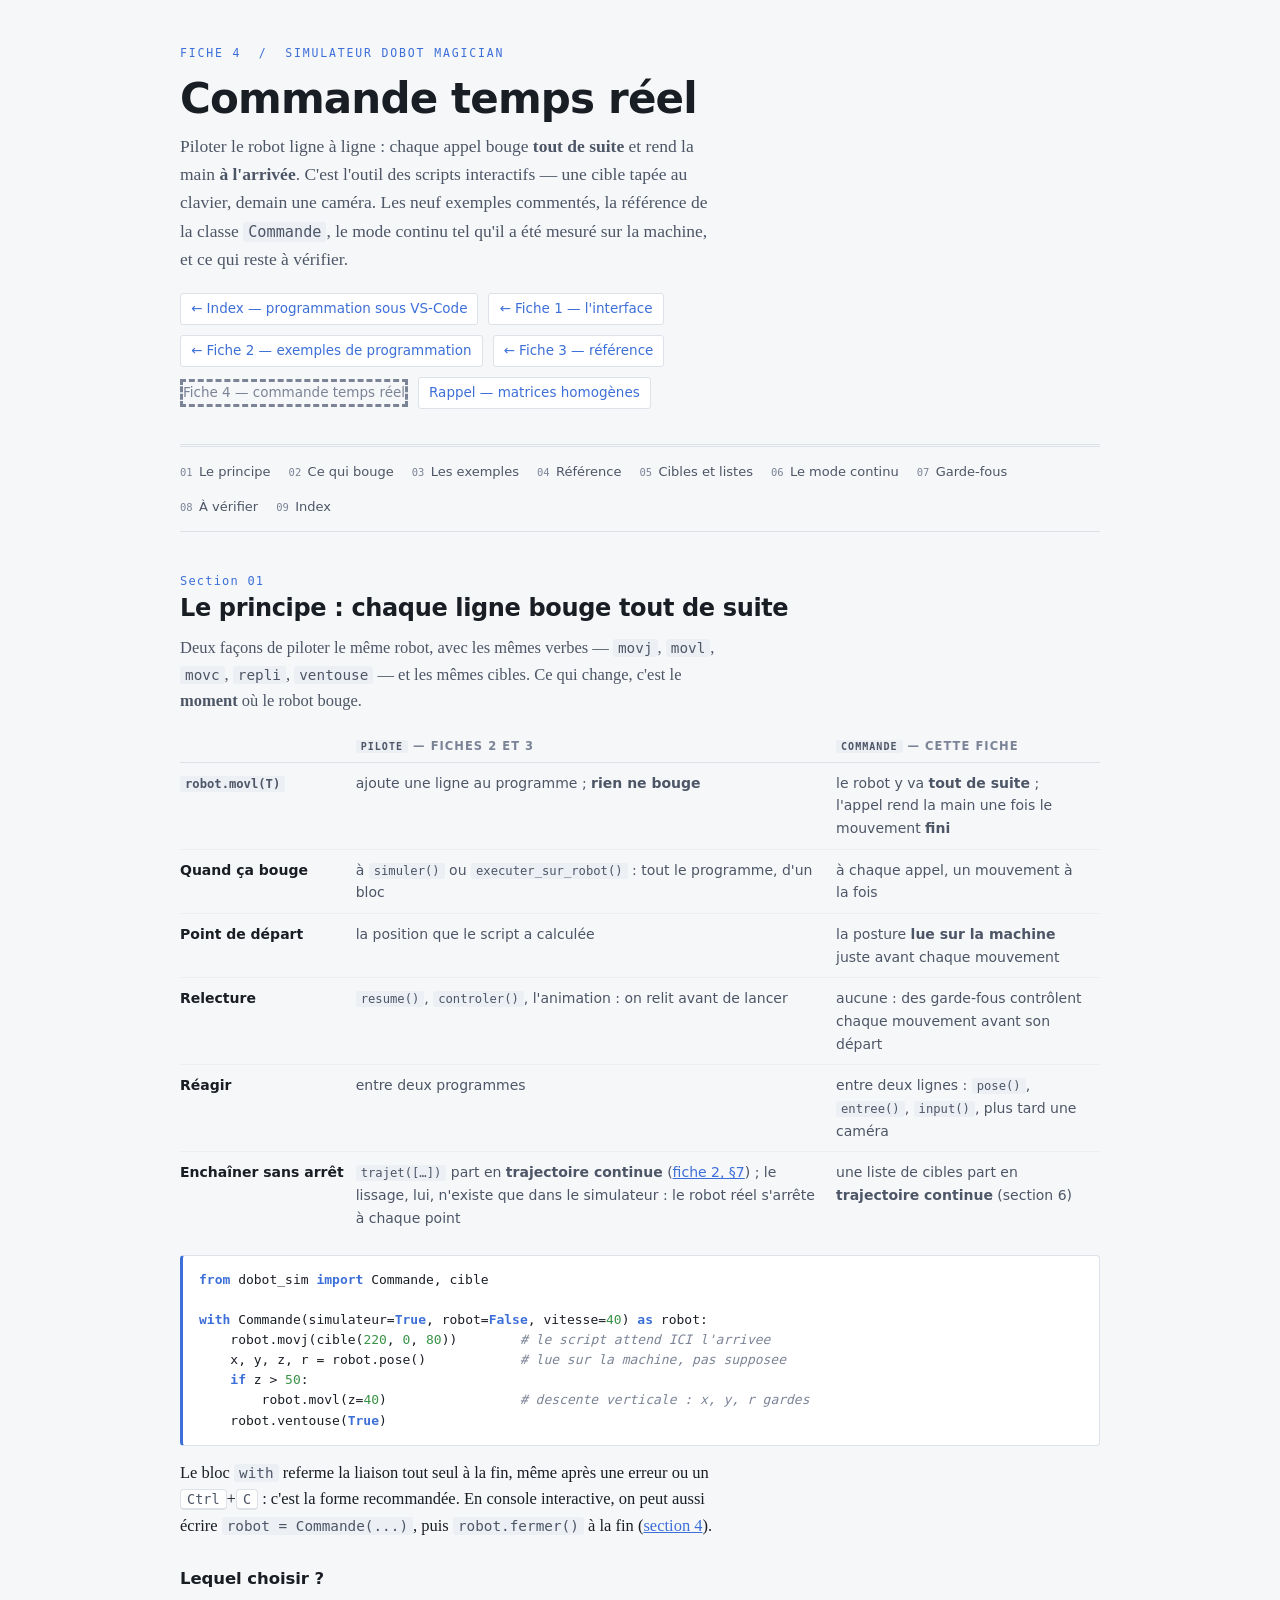
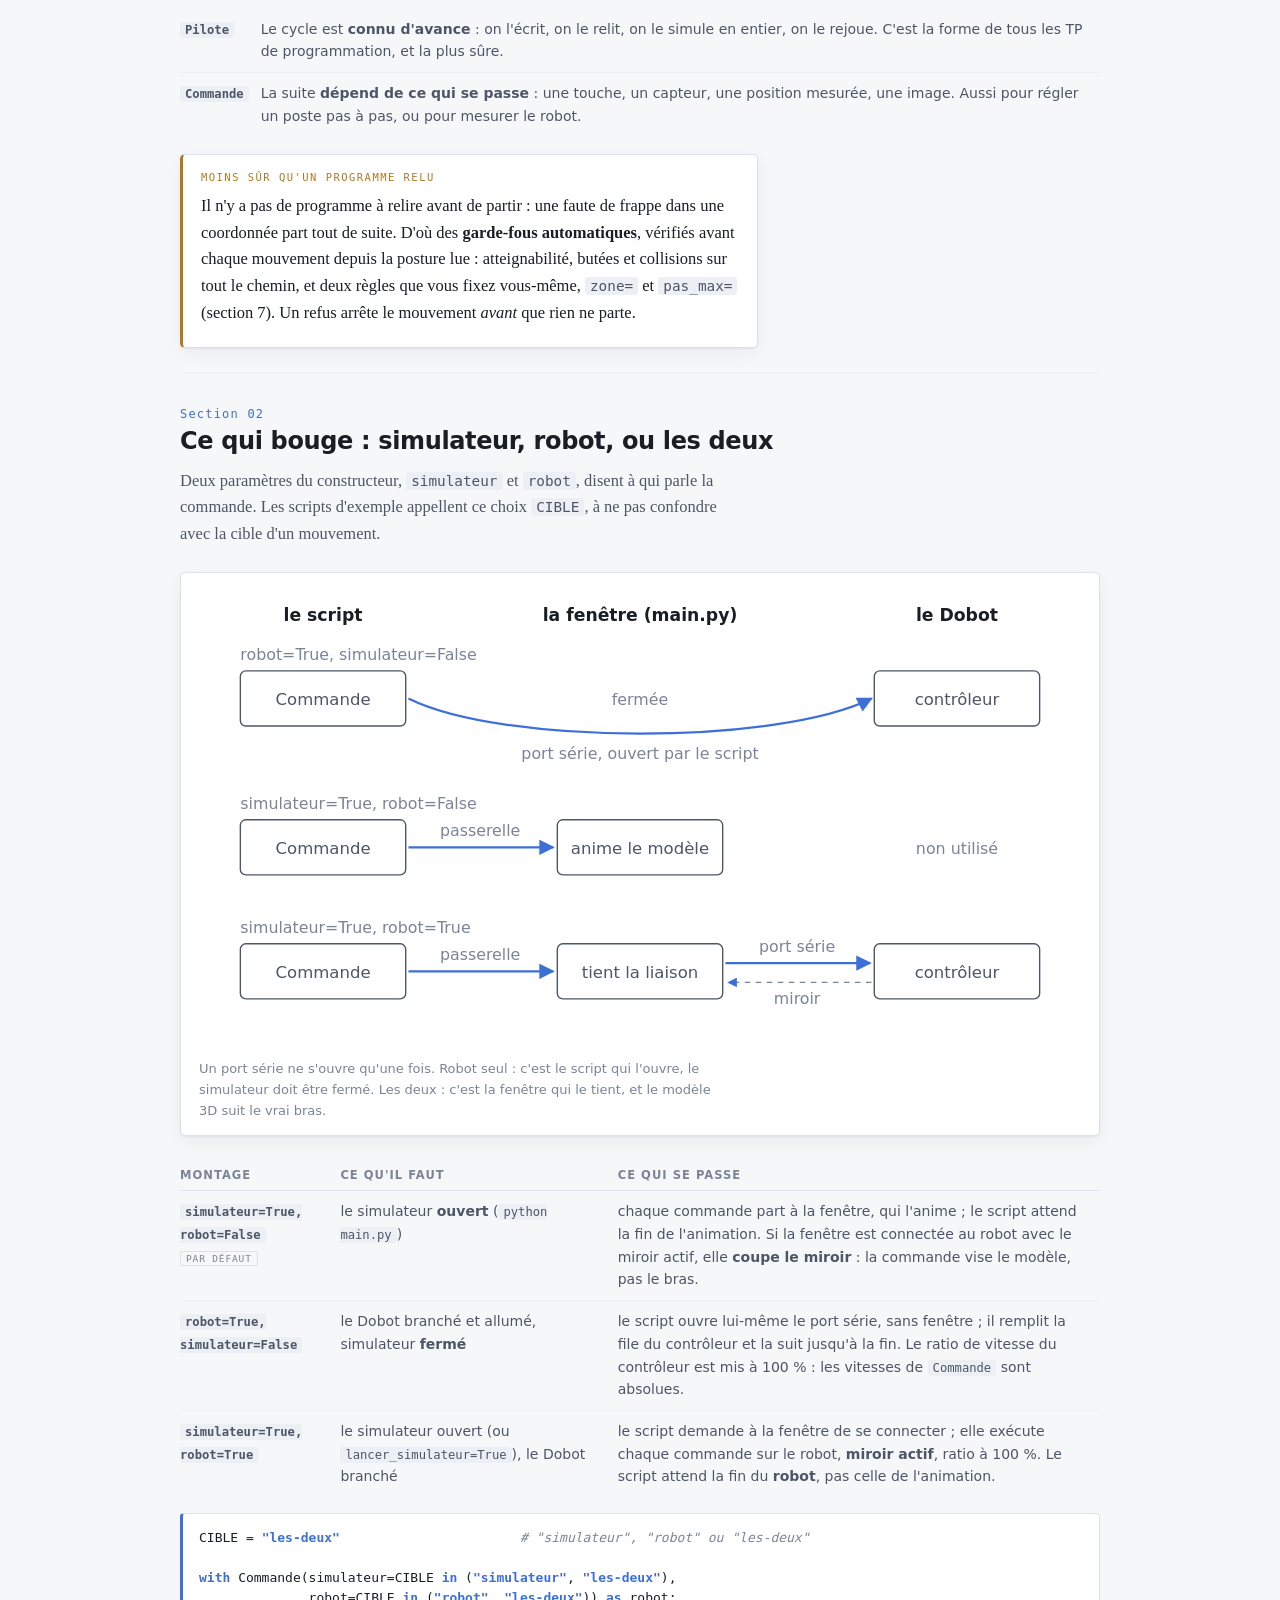
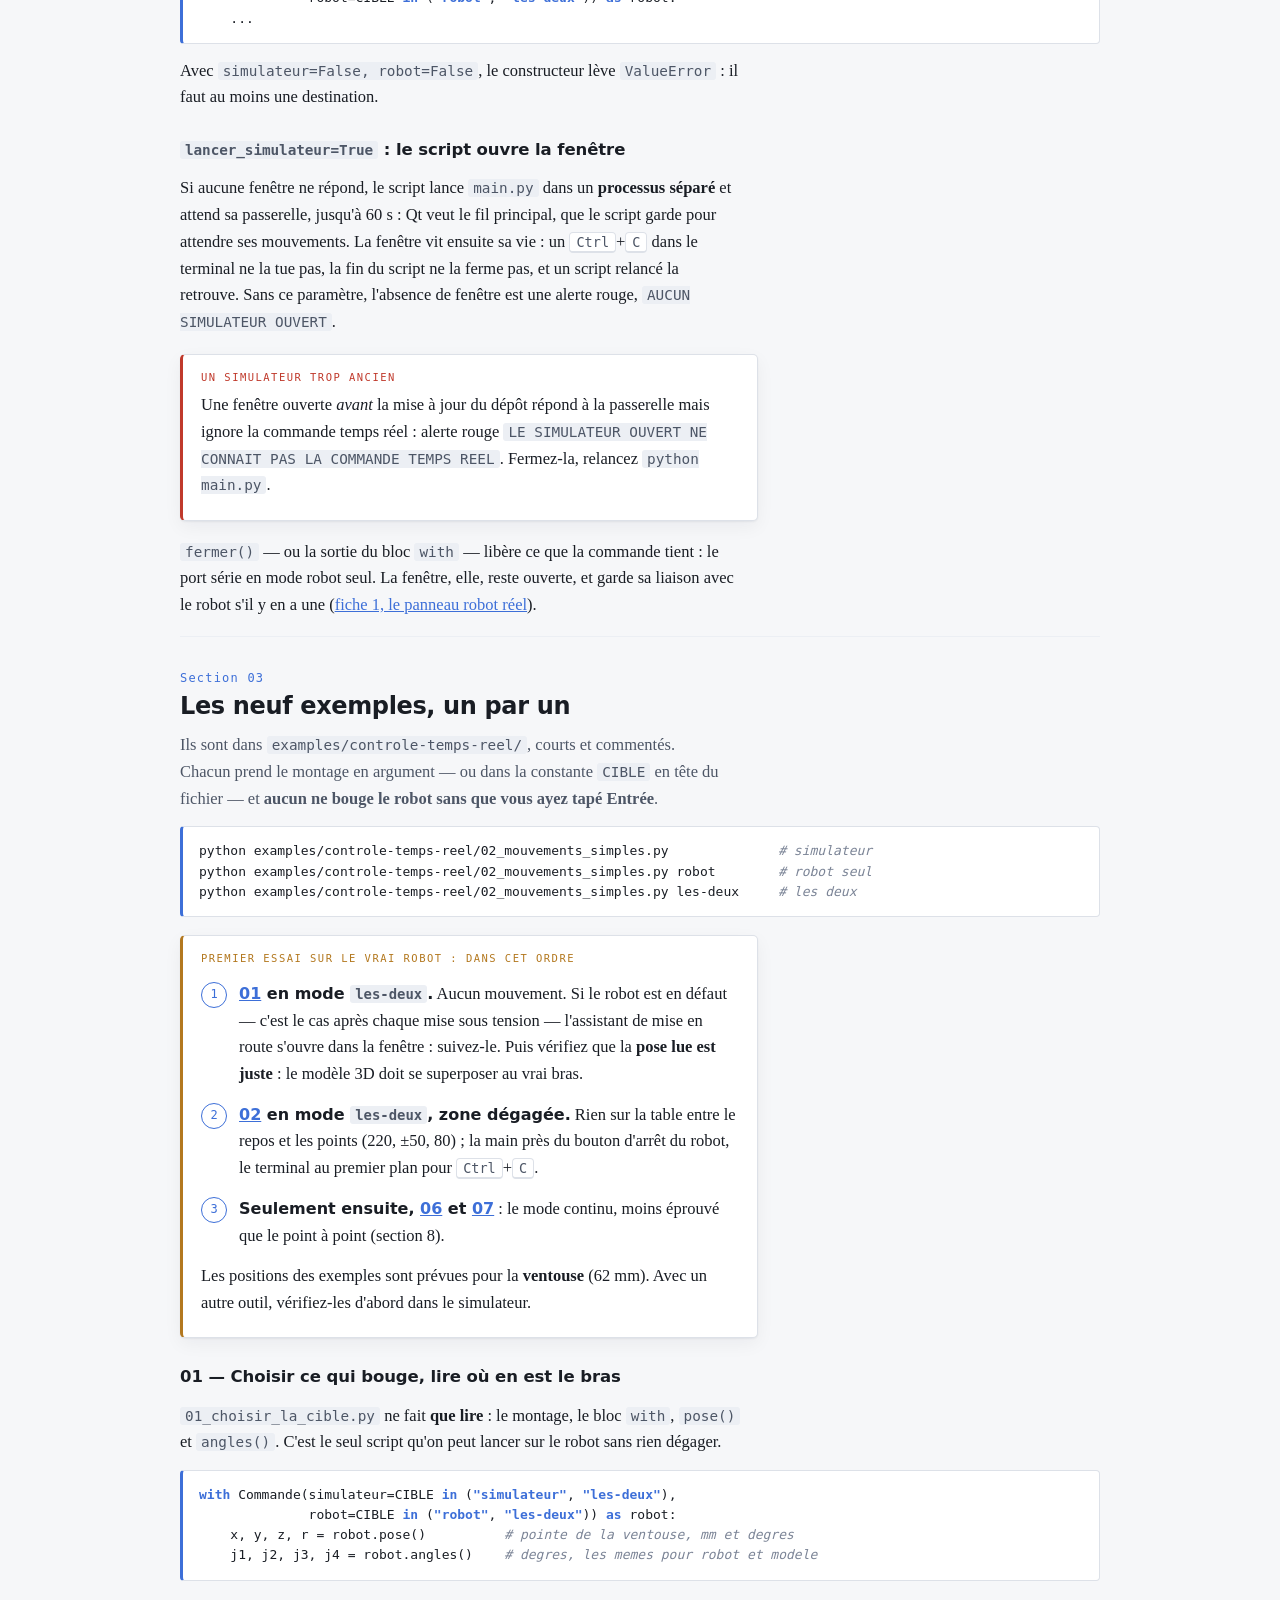
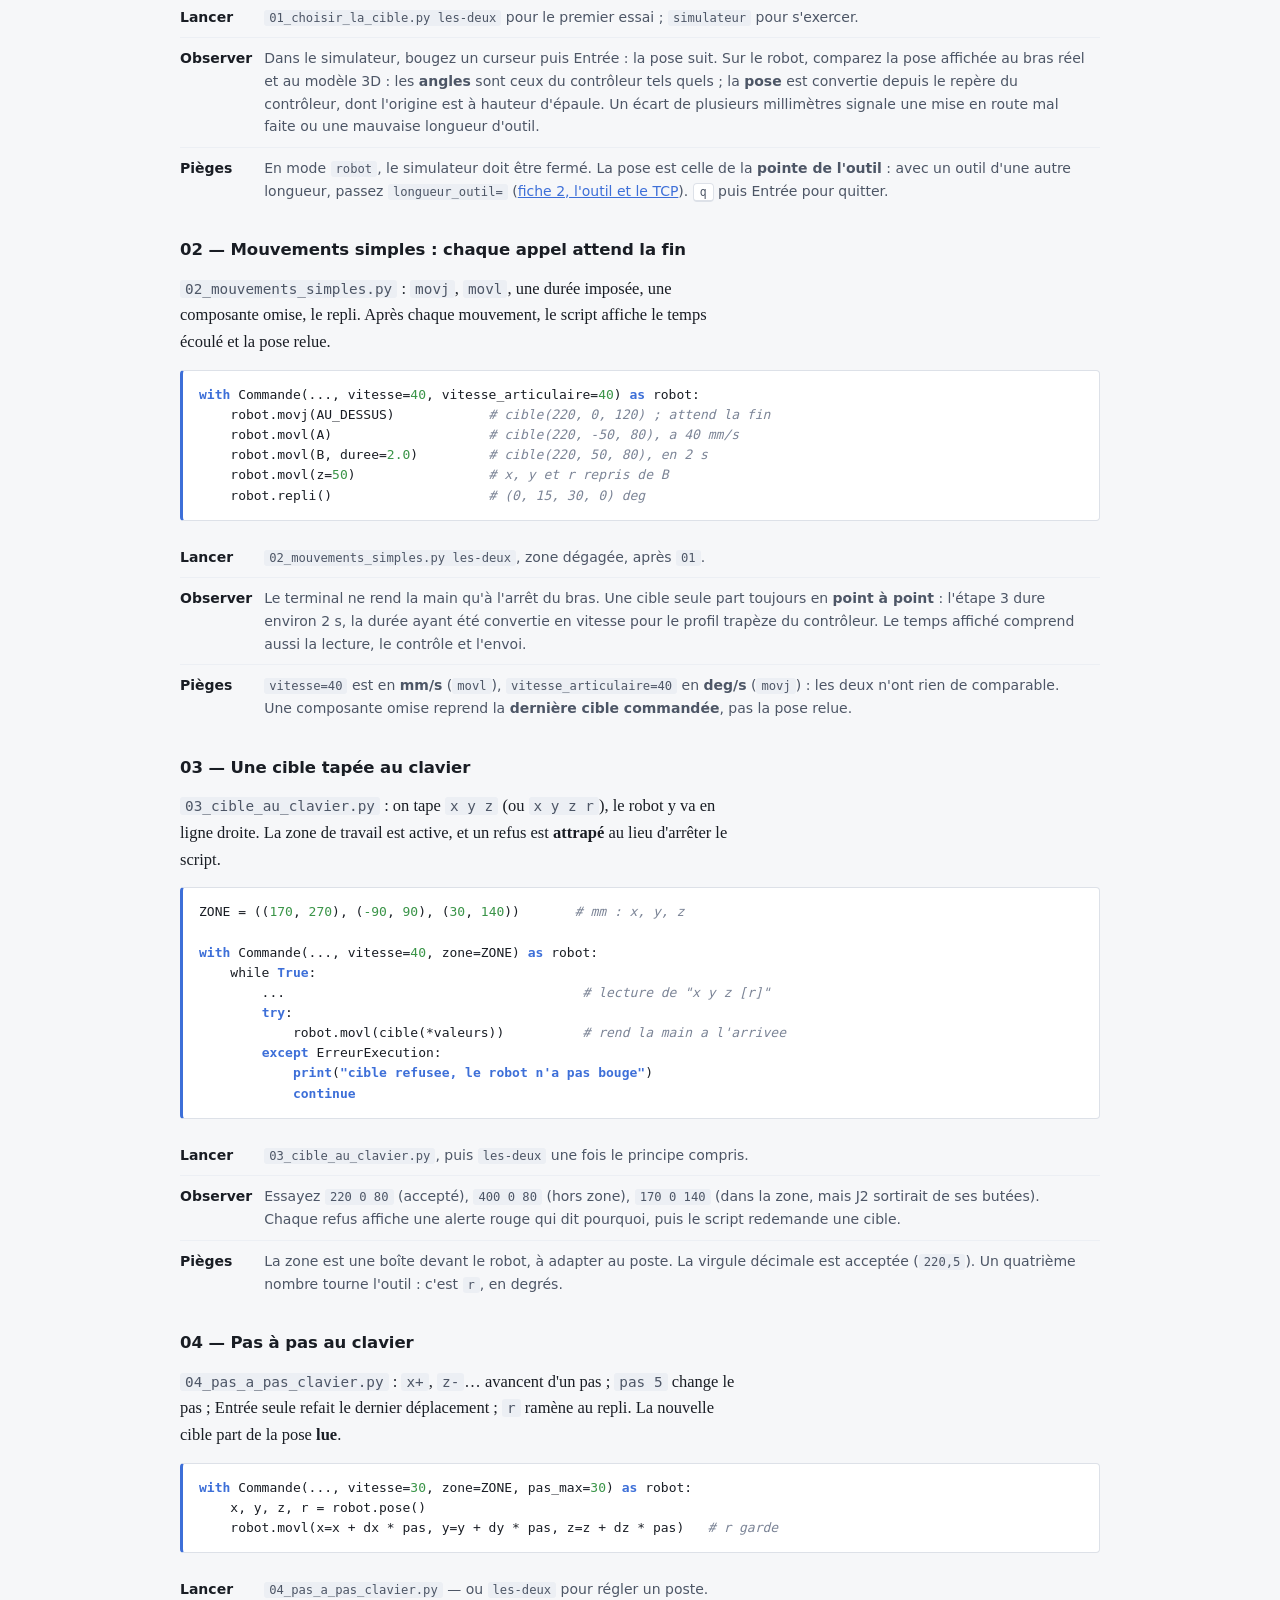
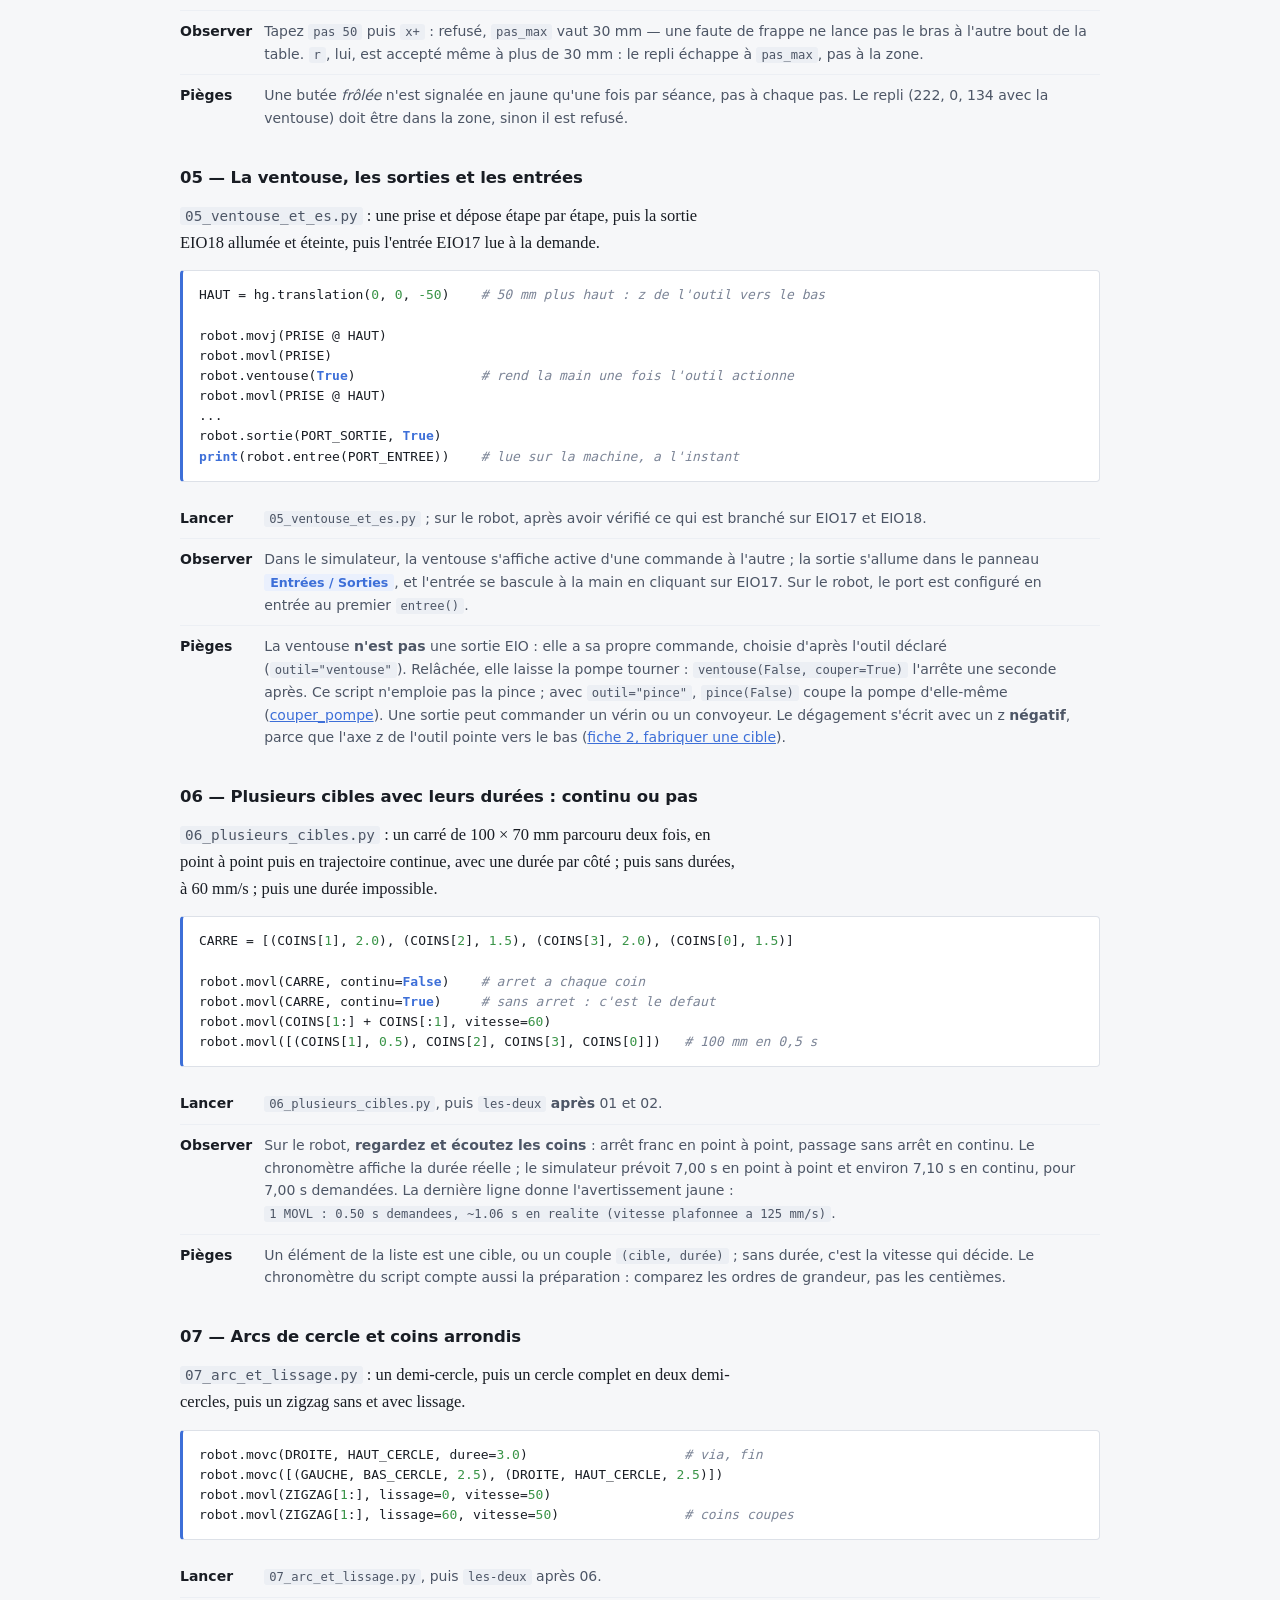
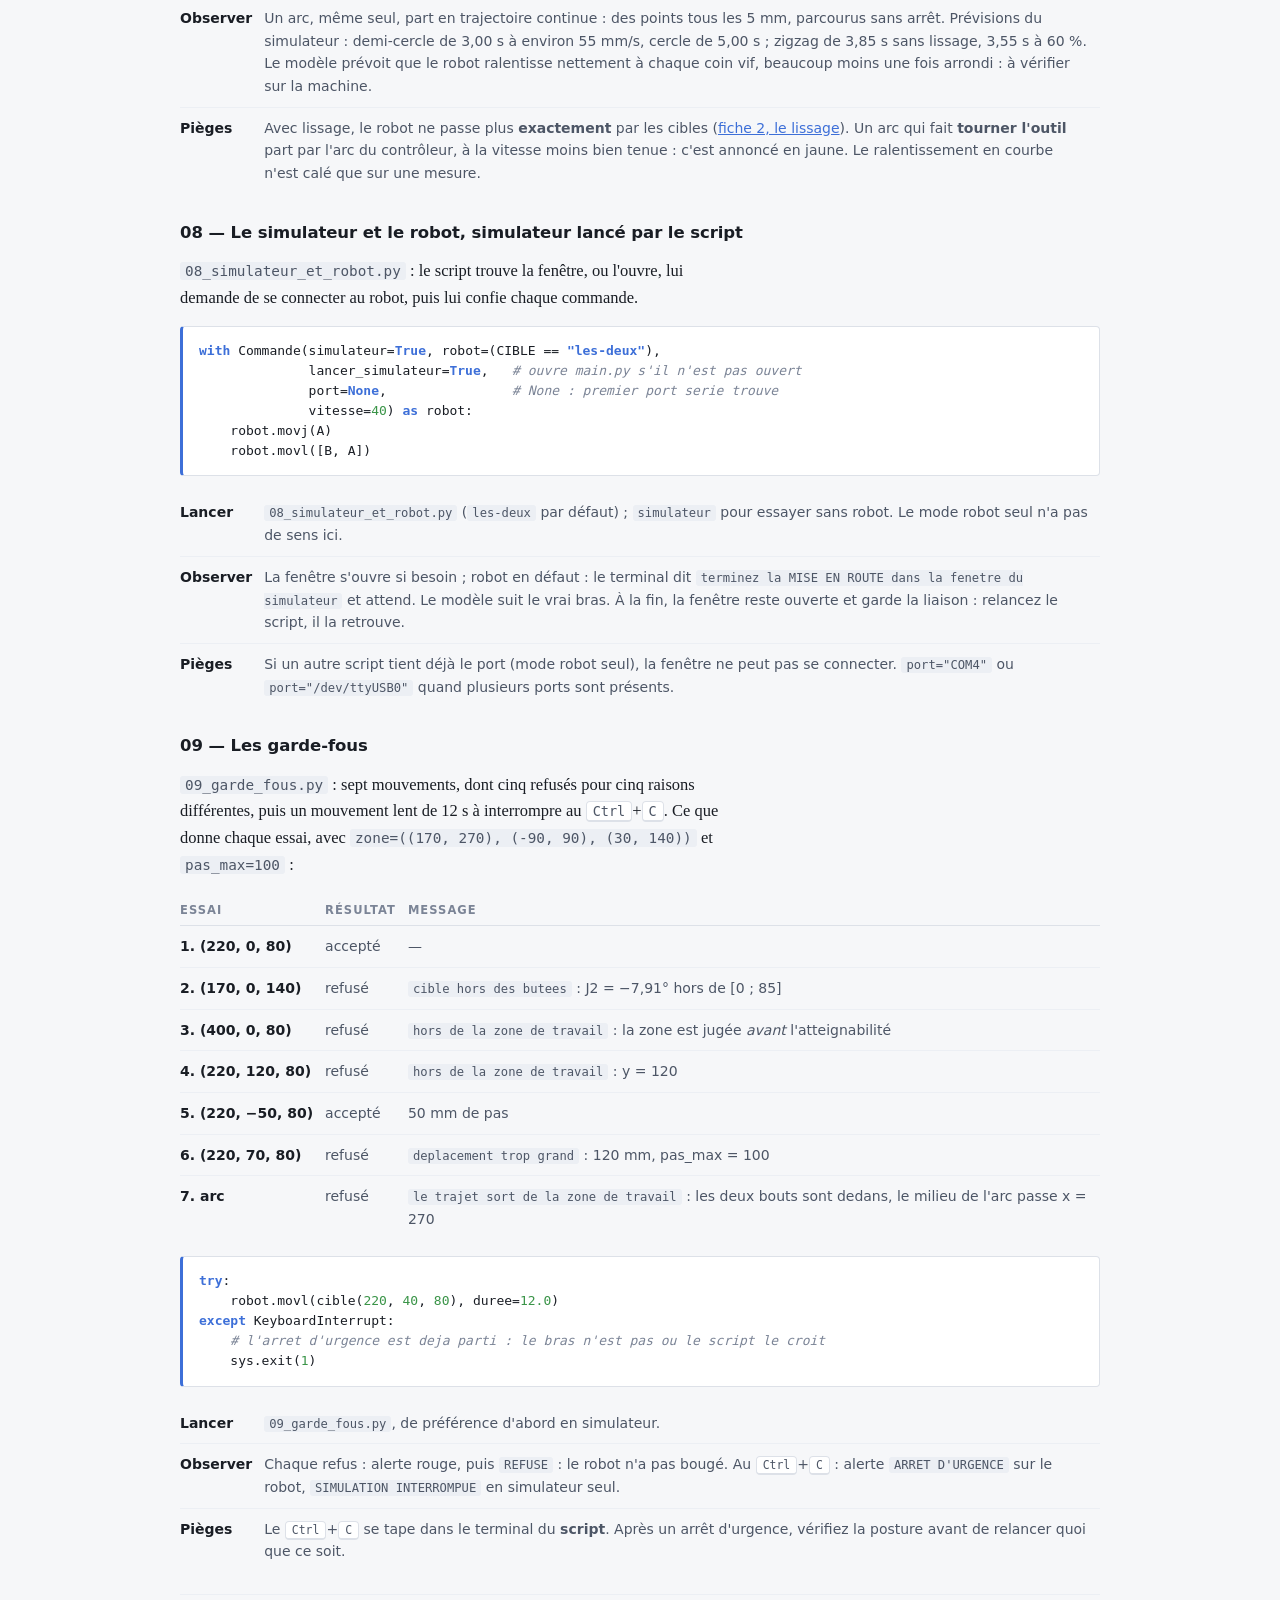
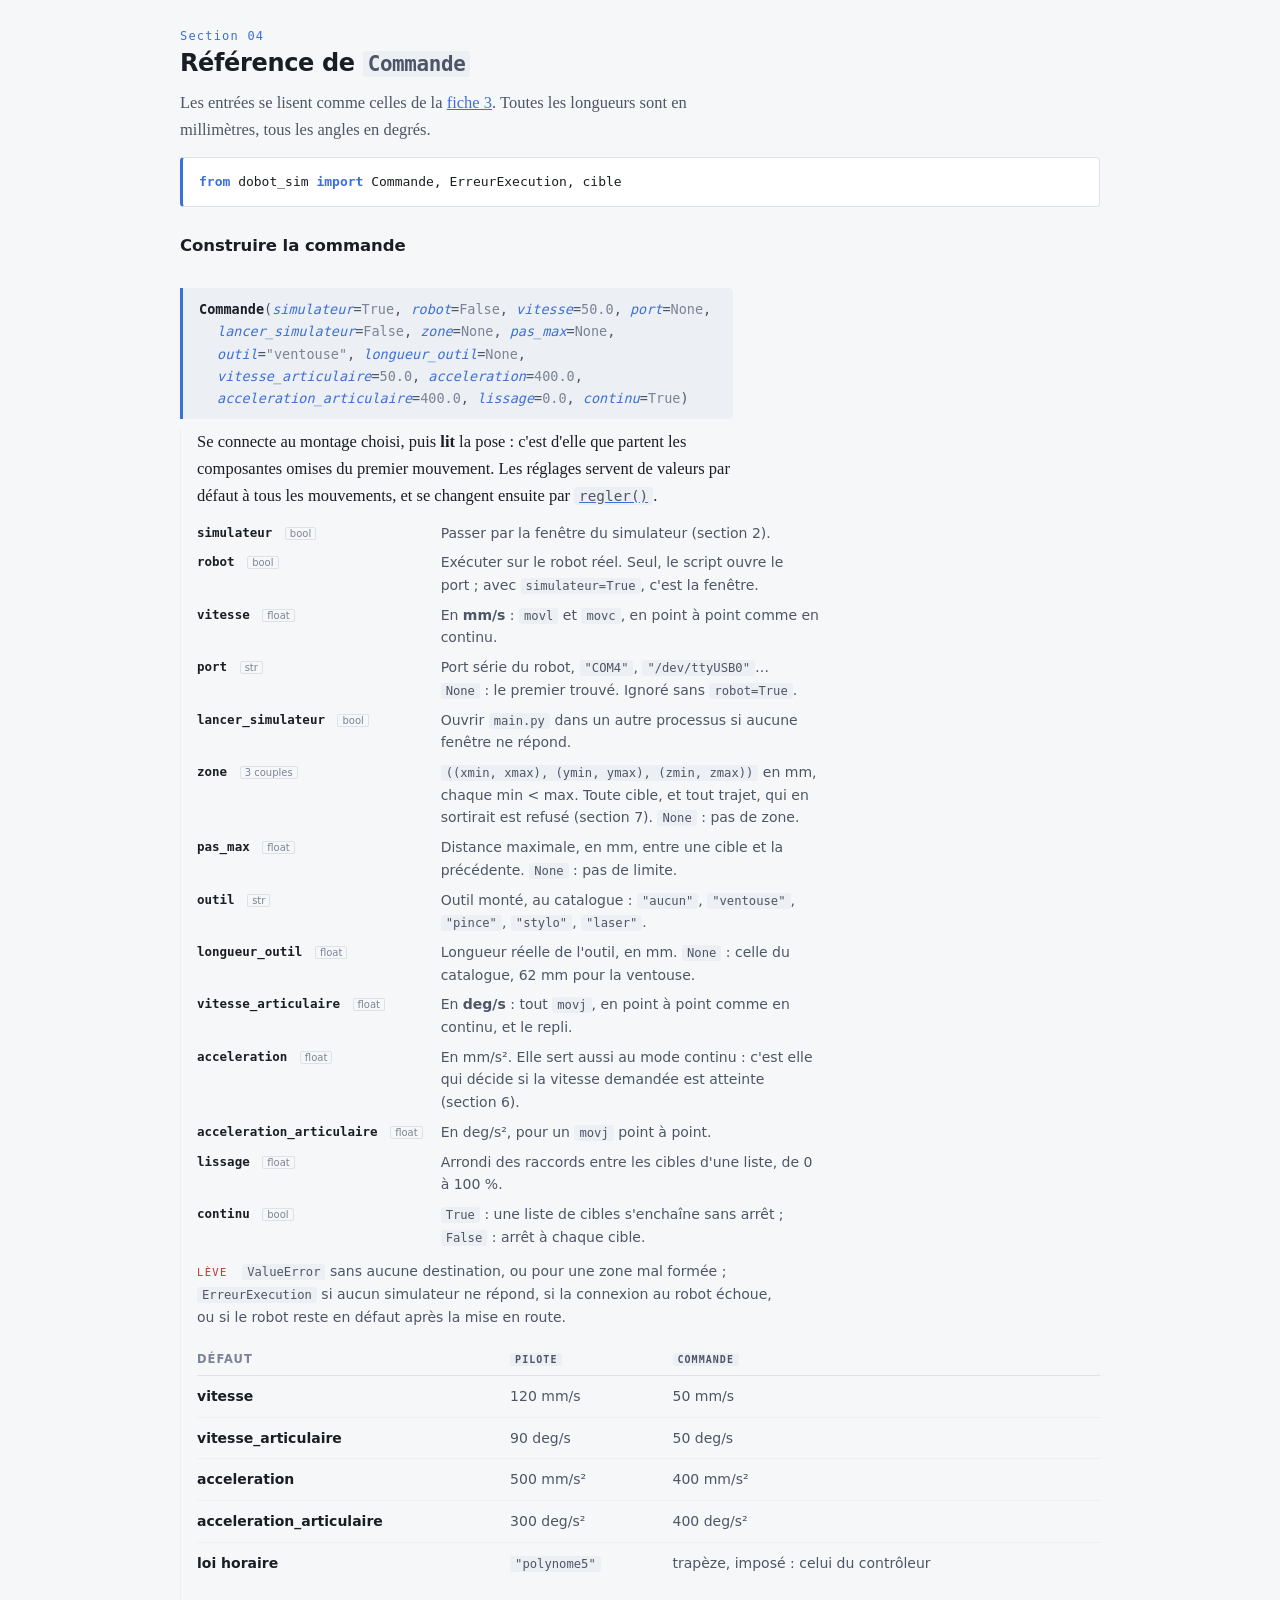
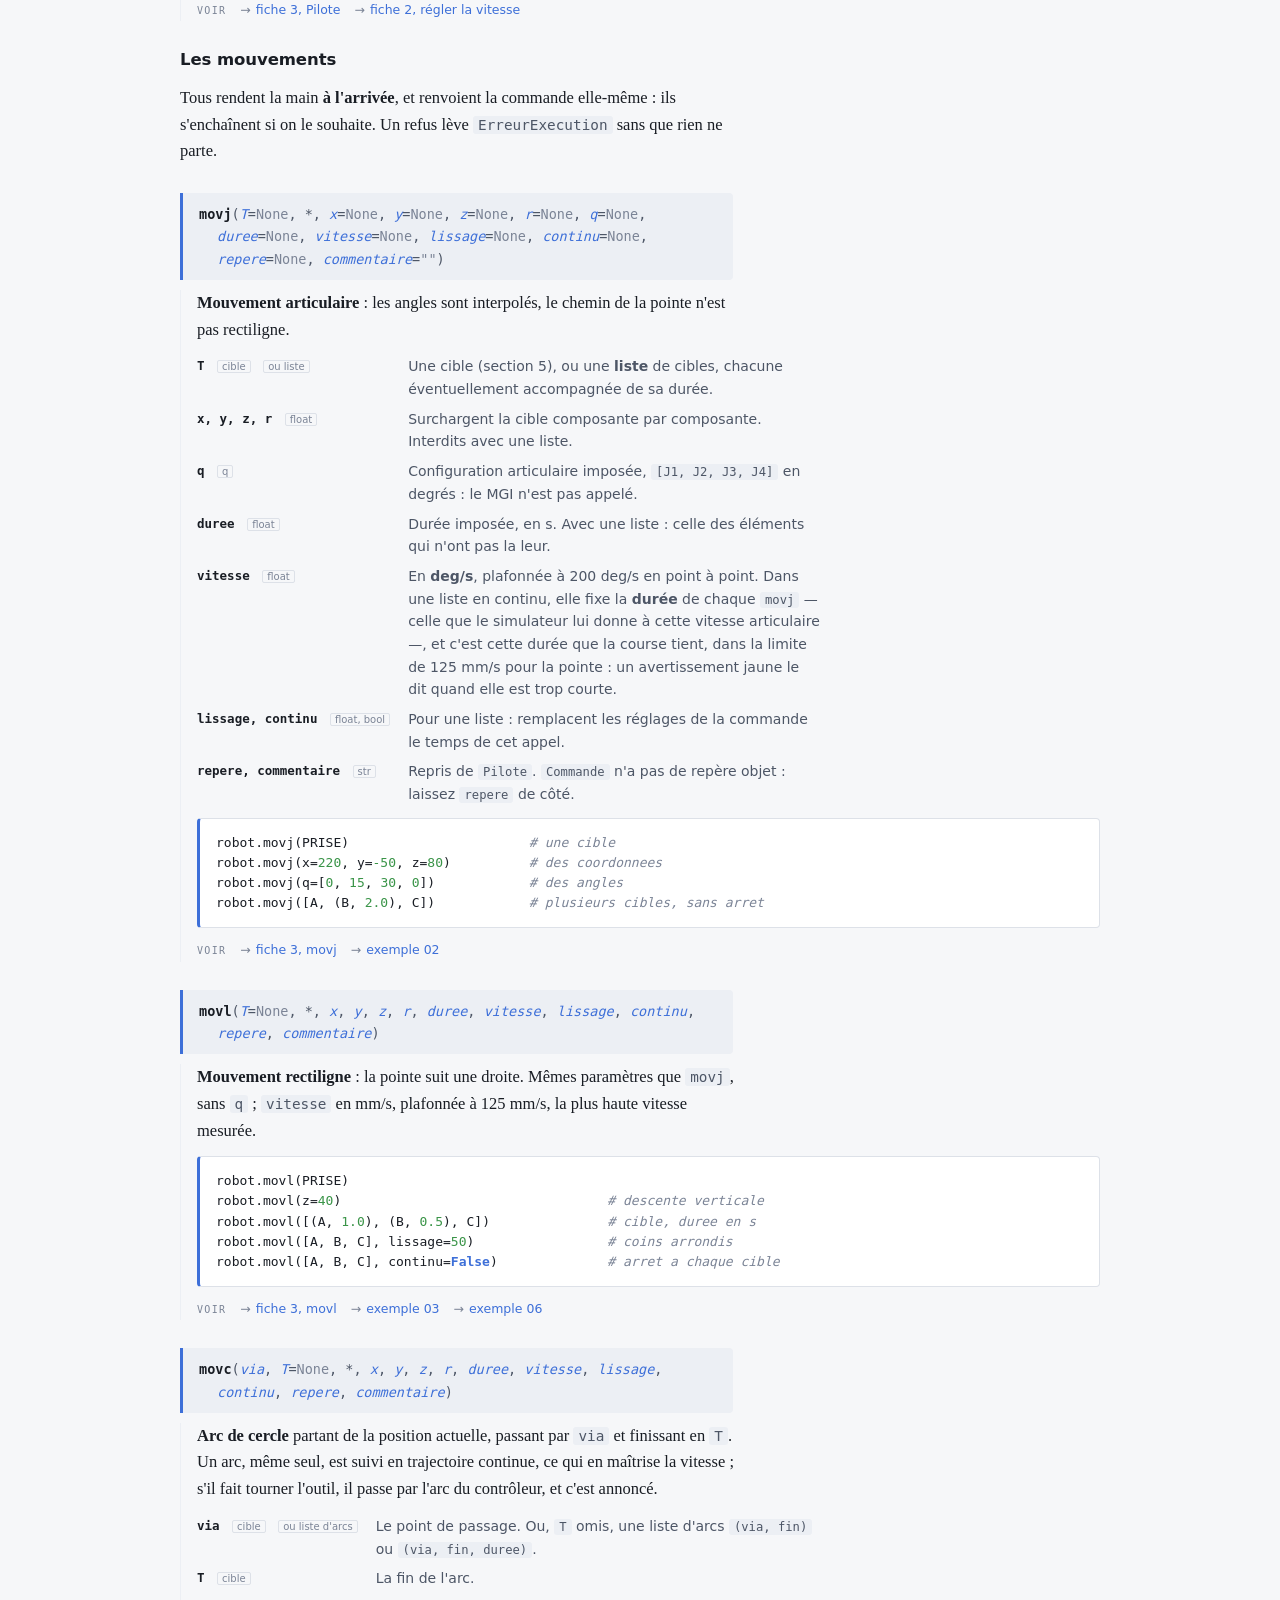
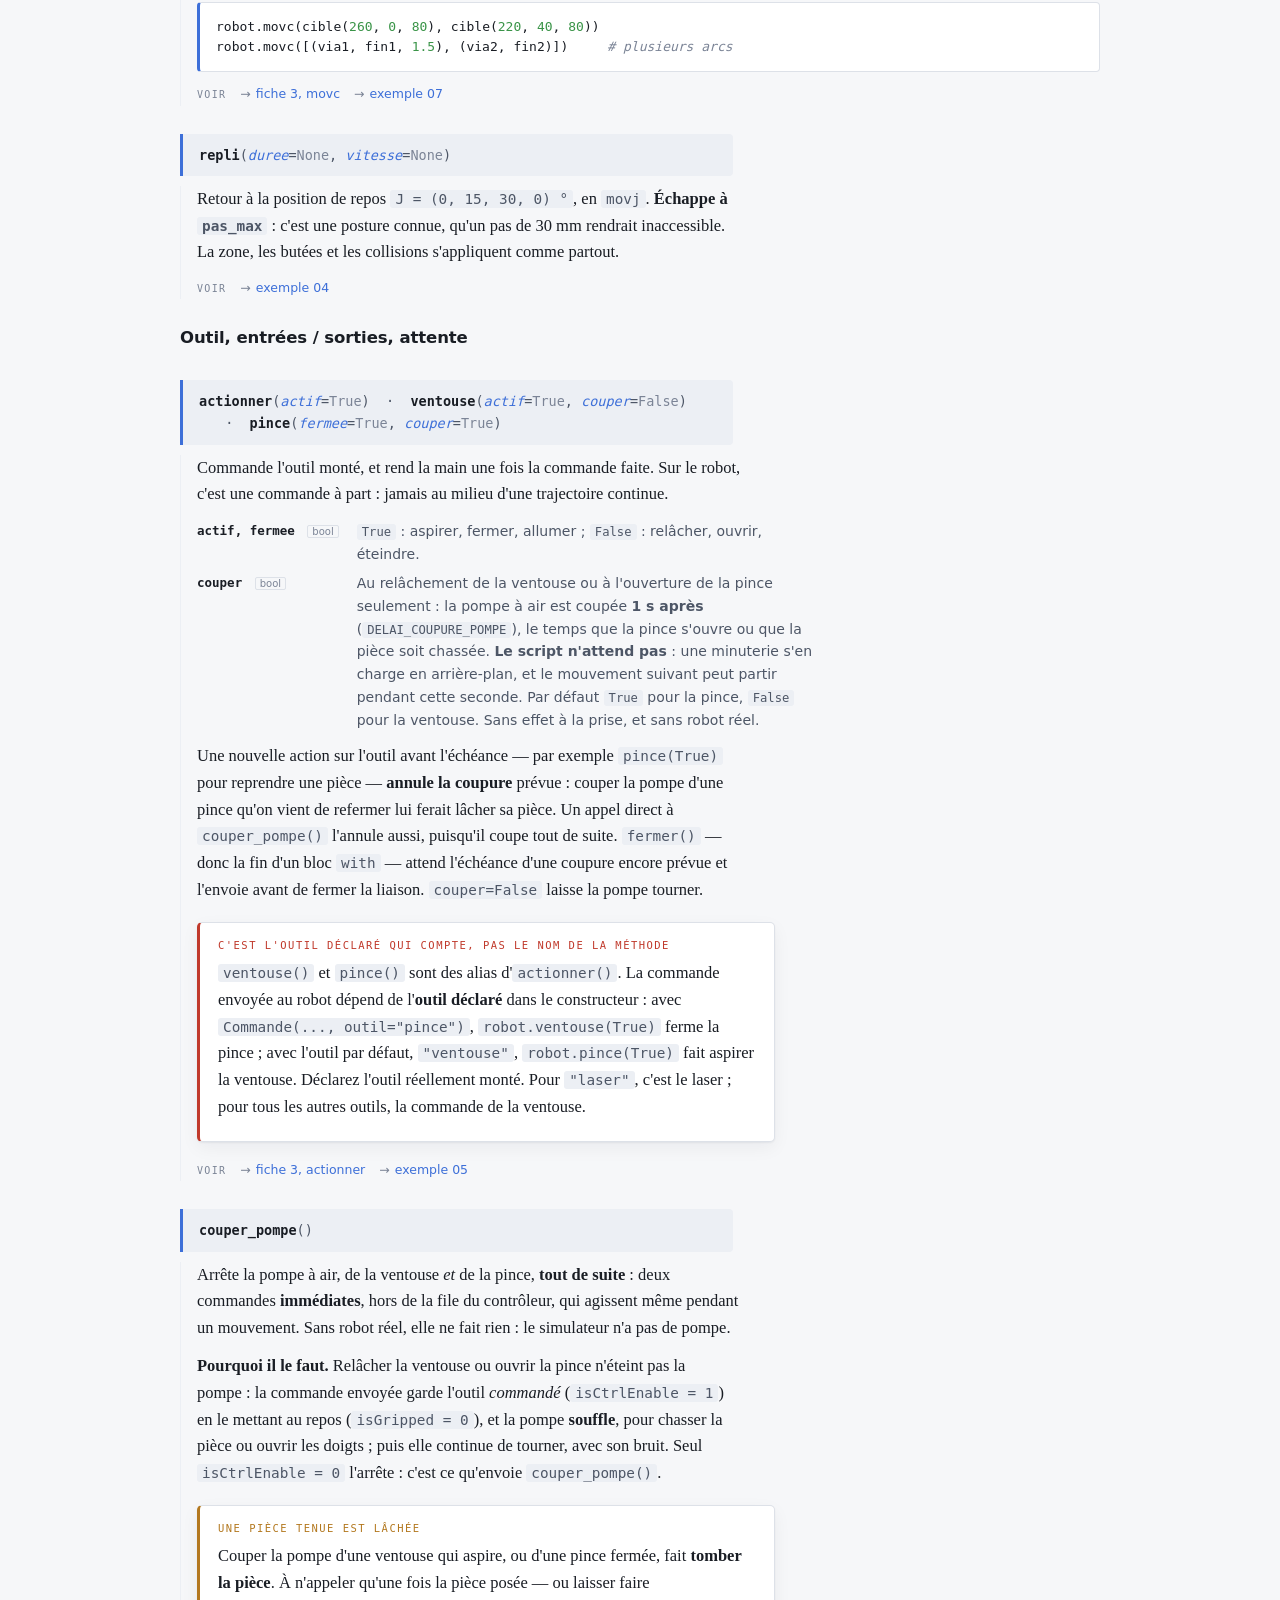
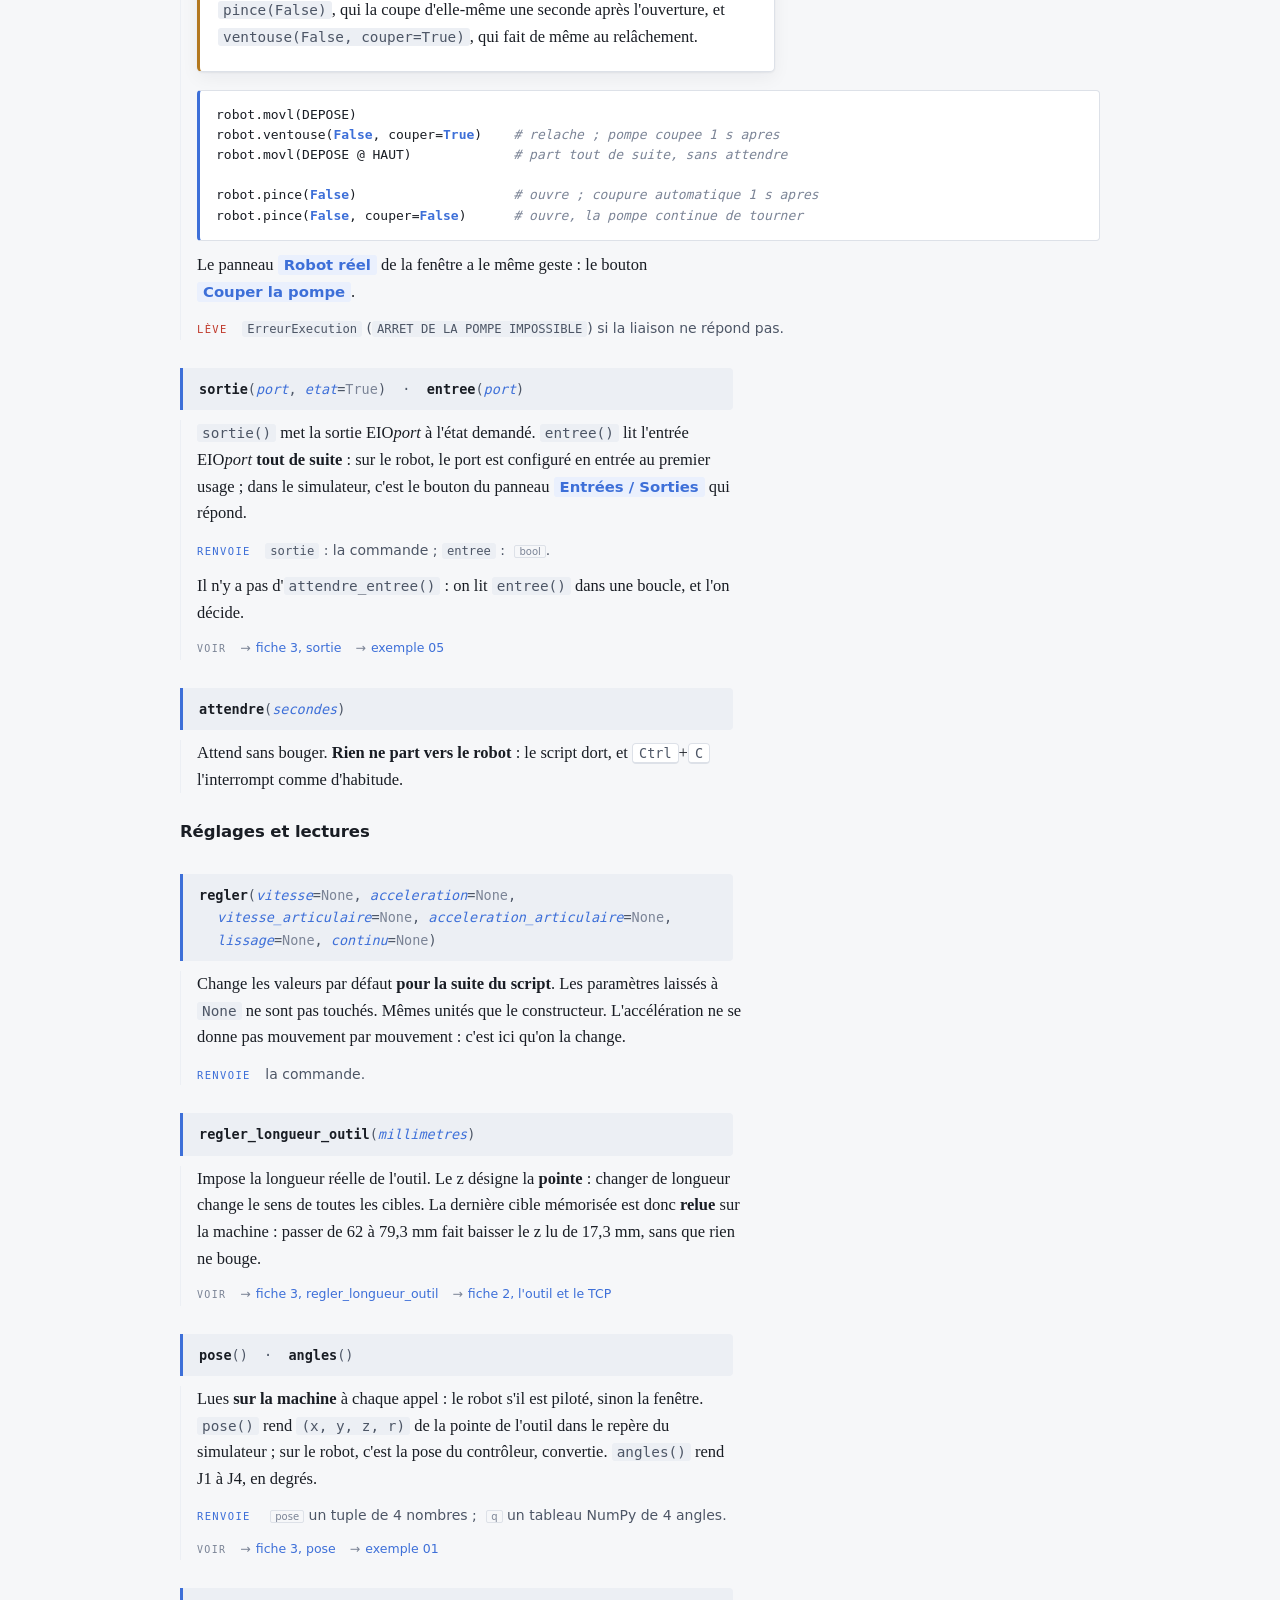
<file: cellule/fiches/fiche_commande.html>
<!DOCTYPE html>
<html lang="fr">
<head>
<meta charset="utf-8">
<meta name="viewport" content="width=device-width, initial-scale=1">
<title>Commande temps r&eacute;el du Dobot</title>
<style>
:root{
  --fond:#f6f7f9; --carte:#ffffff; --encre:#191d24; --encre2:#4d5666;
  --muet:#7b8496; --trait:#dde1e8; --trait2:#eceff4;
  --accent:#3d6fd8; --accent-doux:#eaf0fd;
  --axe-x:#c33f3f; --axe-y:#3a9448; --axe-z:#3d6fd8; --axe-r:#7c96d8;
  --ok:#4c8f60; --alerte:#b3781f; --faute:#c0392b;
  --ombre:0 1px 2px rgba(20,28,45,.06), 0 6px 18px rgba(20,28,45,.05);
  --serif:Georgia,"Iowan Old Style","Times New Roman",serif;
  --sans:"Segoe UI",system-ui,-apple-system,"Helvetica Neue",Arial,sans-serif;
  --mono:"Cascadia Mono",Consolas,"DejaVu Sans Mono",monospace;
}
@media (prefers-color-scheme:dark){
  :root:not([data-theme="light"]){
    --fond:#12151a; --carte:#181c23; --encre:#e7eaf0; --encre2:#b9c1cf;
    --muet:#8993a5; --trait:#2a303a; --trait2:#21262e;
    --accent:#7aa2f7; --accent-doux:#1b2330;
    --axe-x:#e06a6a; --axe-y:#66c077; --axe-z:#7aa2f7; --axe-r:#9db4ea;
    --ok:#6fbc86; --alerte:#d7a44a; --faute:#e0705f;
    --ombre:0 1px 2px rgba(0,0,0,.35), 0 6px 18px rgba(0,0,0,.28);
  }
}
:root[data-theme="dark"]{
  --fond:#12151a; --carte:#181c23; --encre:#e7eaf0; --encre2:#b9c1cf;
  --muet:#8993a5; --trait:#2a303a; --trait2:#21262e;
  --accent:#7aa2f7; --accent-doux:#1b2330;
  --axe-x:#e06a6a; --axe-y:#66c077; --axe-z:#7aa2f7; --axe-r:#9db4ea;
  --ok:#6fbc86; --alerte:#d7a44a; --faute:#e0705f;
  --ombre:0 1px 2px rgba(0,0,0,.35), 0 6px 18px rgba(0,0,0,.28);
}

*{box-sizing:border-box;}
html{scroll-behavior:smooth; scroll-padding-top:74px;}
body{
  margin:0; background:var(--fond); color:var(--encre);
  font-family:var(--serif); font-size:16.5px; line-height:1.62;
  padding-inline:16px; padding-block:0;
}
.page{max-width:920px; margin:0 auto;}

/* ---- en-tete ---- */
header.une{padding-block:44px 26px; border-bottom:3px double var(--trait);}
.surtitre{
  font-family:var(--mono); font-size:11.5px; letter-spacing:.16em;
  text-transform:uppercase; color:var(--accent); margin:0 0 12px;
}
h1{
  font-family:var(--sans); font-weight:650; letter-spacing:-.02em;
  font-size:clamp(28px,5.2vw,42px); line-height:1.12; margin:0 0 10px;
  text-wrap:balance;
}
.chapeau{margin:0; color:var(--encre2); font-size:17.5px; max-width:62ch;}
.jeu-fiches{
  margin-top:20px; font-family:var(--sans); font-size:13.5px;
  display:flex; flex-wrap:wrap; gap:10px; align-items:center;
}
.jeu-fiches a{
  color:var(--accent); text-decoration:none;
  border:1px solid var(--trait); border-radius:3px; padding:4px 10px;
  background:var(--carte);
}
.jeu-fiches a:hover{border-color:var(--accent);}
.jeu-fiches .ici{color:var(--muet); border-style:dashed; background:none;}

/* ---- sommaire ---- */
nav.sommaire{
  position:sticky; top:0; z-index:5; background:var(--fond);
  border-bottom:1px solid var(--trait); margin-bottom:8px;
  padding-block:10px; font-family:var(--sans); font-size:13px;
}
nav.sommaire ol{
  list-style:none; display:flex; flex-wrap:wrap; gap:6px 18px;
  margin:0; padding:0; counter-reset:s;
}
nav.sommaire a{color:var(--encre2); text-decoration:none; white-space:nowrap;}
nav.sommaire a::before{
  counter-increment:s; content:counter(s,decimal-leading-zero) " ";
  font-family:var(--mono); font-size:10.5px; color:var(--muet);
}
nav.sommaire a:hover{color:var(--accent);}

/* ---- sections ---- */
section{padding-block:34px 6px; border-top:1px solid var(--trait2);}
section:first-of-type{border-top:none;}
h2{
  font-family:var(--sans); font-weight:640; letter-spacing:-.015em;
  font-size:24px; line-height:1.2; margin:0 0 4px; text-wrap:balance;
}
h2 .num{
  font-family:var(--mono); font-size:12px; font-weight:400;
  color:var(--accent); letter-spacing:.1em; display:block; margin-bottom:6px;
}
h3{
  font-family:var(--sans); font-weight:620; font-size:16.5px;
  margin:26px 0 6px; letter-spacing:-.005em;
}
p{margin:.7em 0; max-width:68ch;}
.intro{color:var(--encre2); max-width:66ch;}
ul,ol.liste{max-width:66ch; padding-left:1.2em;}
li{margin:.3em 0;}
a{color:var(--accent);}

/* ---- jetons ---- */
.ui{
  font-family:var(--sans); font-size:.9em; font-weight:600;
  background:var(--accent-doux); color:var(--accent);
  border-radius:3px; padding:1px 6px; white-space:nowrap;
}
kbd{
  font-family:var(--mono); font-size:.82em; background:var(--carte);
  border:1px solid var(--trait); border-bottom-width:2px; border-radius:4px;
  padding:1px 6px; color:var(--encre2); white-space:nowrap;
}
code{font-family:var(--mono); font-size:.87em; color:var(--encre2);
  background:var(--trait2); border-radius:3px; padding:1px 5px;}
pre{
  font-family:var(--mono); font-size:13px; line-height:1.55;
  background:var(--carte); border:1px solid var(--trait); border-left:3px solid var(--accent);
  border-radius:4px; padding:14px 16px; overflow-x:auto; margin:14px 0;
  color:var(--encre);
}
pre code{background:none; padding:0; font-size:inherit; color:inherit;}
pre .c{color:var(--muet); font-style:italic;}
pre .k{color:var(--accent); font-weight:600;}
pre .n{color:var(--axe-y);}

/* ---- tableaux ---- */
.cadre{overflow-x:auto; margin:16px 0;}
table{border-collapse:collapse; width:100%; min-width:520px;
  font-family:var(--sans); font-size:14px;}
caption{
  text-align:left; font-family:var(--mono); font-size:11px;
  letter-spacing:.14em; text-transform:uppercase; color:var(--muet);
  padding-bottom:8px;
}
th{
  text-align:left; font-weight:620; font-size:11.5px; letter-spacing:.09em;
  text-transform:uppercase; color:var(--muet);
  border-bottom:1px solid var(--trait); padding:6px 12px 6px 0;
}
td{border-bottom:1px solid var(--trait2); padding:9px 12px 9px 0;
  vertical-align:top; color:var(--encre2);}
td:first-child{color:var(--encre); font-weight:560; white-space:nowrap;}
td.libre:first-child{white-space:normal;}
tr:last-child td{border-bottom:none;}
td .mono,th .mono{font-family:var(--mono); font-size:12.5px;}
td.num{font-variant-numeric:tabular-nums; white-space:nowrap;}

/* ---- encarts ---- */
.note{
  background:var(--carte); border:1px solid var(--trait); border-radius:5px;
  box-shadow:var(--ombre); padding:14px 18px; margin:18px 0; max-width:70ch;
}
.note p{margin:.4em 0;}
.note .etiquette{
  font-family:var(--mono); font-size:10.5px; letter-spacing:.14em;
  text-transform:uppercase; display:block; margin-bottom:5px;
}
.note.attention{border-left:3px solid var(--alerte);}
.note.attention .etiquette{color:var(--alerte);}
.note.piege{border-left:3px solid var(--faute);}
.note.piege .etiquette{color:var(--faute);}
.note.astuce{border-left:3px solid var(--ok);}
.note.astuce .etiquette{color:var(--ok);}

/* ---- axes colores ---- */
.ax{font-family:var(--mono); font-weight:700;}
.ax-x{color:var(--axe-x);} .ax-y{color:var(--axe-y);}
.ax-z{color:var(--axe-z);} .ax-r{color:var(--axe-r);}

footer{
  margin-top:40px; padding-block:22px 48px; border-top:3px double var(--trait);
  font-family:var(--sans); font-size:13px; color:var(--muet);
}

@media (max-width:560px){
  body{font-size:16px;}
  nav.sommaire{position:static;}
}
@media print{
  :root{--fond:#fff; --carte:#fff;}
  body{font-size:11pt;} nav.sommaire{display:none;}
  section{break-inside:auto; page-break-inside:auto;}
  h2,h3{break-after:avoid;} .note,pre,.cadre{break-inside:avoid;}
}
@media (prefers-reduced-motion:reduce){html{scroll-behavior:auto;}}

/* ---- entrees de reference ---- */
.api{margin:28px 0 10px;}
.api .sig{
  background:var(--trait2); border-left:3px solid var(--accent);
  border-radius:0 4px 4px 0; margin-bottom:10px; color:var(--encre2);
  font-family:var(--mono); font-size:13.5px; line-height:1.65;
  /* la signature s'ecrit en entier : elle passe a la ligne au lieu de
     defiler, avec un retrait pour que la suite se distingue du nom */
  padding:10px 16px 10px 34px; text-indent:-18px;
  white-space:normal; overflow-wrap:break-word;
}
.api .sig b{color:var(--encre); font-weight:700;}
.api .sig i{color:var(--accent); font-style:italic;}
.api .sig u{color:var(--muet); text-decoration:none;}
.api .corps{padding-left:16px; border-left:1px solid var(--trait2);}
.api .corps > p:first-child{margin-top:0;}
.api .corps p{max-width:66ch;}
dl.params{
  display:grid; grid-template-columns:max-content 1fr; gap:7px 18px;
  margin:12px 0; font-family:var(--sans); font-size:14px; max-width:70ch;
}
dl.params dt{
  font-family:var(--mono); font-size:12.5px; font-weight:600;
  color:var(--encre); white-space:nowrap; padding-top:1px;
}
dl.params dd{margin:0; color:var(--encre2);}
.ty{
  font-family:var(--sans); font-size:10px; font-weight:400; color:var(--muet);
  border:1px solid var(--trait); border-radius:2px; padding:0 4px; margin-left:5px;
  white-space:nowrap;
}
.rend{font-family:var(--sans); font-size:14px; color:var(--encre2);
  margin:10px 0; max-width:70ch;}
.rend > b{
  font-family:var(--mono); font-size:10.5px; letter-spacing:.13em;
  text-transform:uppercase; color:var(--accent); font-weight:400;
  margin-right:10px;
}
.rend.leve > b{color:var(--faute);}
.api pre{margin:12px 0 0;}

/* ---- listes compactes de fonctions ---- */
table.compacte td:first-child{
  font-family:var(--mono); font-size:12.5px; white-space:normal;
  color:var(--encre); font-weight:600; width:42%;
}
table.compacte td{vertical-align:top;}

/* ---- rappel de lecture ---- */
.legende{
  background:var(--carte); border:1px solid var(--trait); border-radius:5px;
  padding:6px 18px 18px; margin:18px 0; box-shadow:var(--ombre);
}
@media (max-width:620px){
  dl.params{grid-template-columns:1fr; gap:2px 0;}
  dl.params dd{margin:0 0 8px;}
  table.compacte td:first-child{width:auto;}
}
/* ---- matrices homogenes ---- */
.matrice{
  display:flex; align-items:center; gap:14px; flex-wrap:wrap;
  margin:16px 0; font-family:var(--mono); font-size:13px;
}
.matrice .etiq{font-style:italic; color:var(--encre2); font-size:14px;}
.matrice .grille{
  display:grid; grid-template-columns:repeat(4, minmax(0, auto));
  gap:5px 20px; padding:10px 16px; position:relative;
  font-variant-numeric:tabular-nums;
}
.matrice .grille::before,.matrice .grille::after{
  content:""; position:absolute; top:0; bottom:0; width:8px;
  border:2px solid var(--muet);
}
.matrice .grille::before{left:0; border-right:none;}
.matrice .grille::after{right:0; border-left:none;}
.matrice .grille span{text-align:right; white-space:nowrap; color:var(--encre2);}
.matrice .grille span.pos{color:var(--accent); font-weight:700;}
.matrice .grille span.bas{color:var(--muet);}
.legende-mat{
  font-family:var(--sans); font-size:13px; color:var(--muet);
  margin:-4px 0 18px; max-width:64ch;
}
@media (max-width:520px){
  .matrice{font-size:11.5px; gap:8px;}
  .matrice .grille{gap:4px 10px; padding:8px 12px;}
}
/* ---- renvois vers les exemples de la fiche 2 ---- */
.voir{
  font-family:var(--sans); font-size:12.5px; margin:12px 0 0;
  color:var(--muet); display:flex; flex-wrap:wrap; gap:4px 14px;
  align-items:baseline;
}
.voir .mot{
  font-family:var(--mono); font-size:10px; letter-spacing:.13em;
  text-transform:uppercase; color:var(--muet);
}
.voir a{
  color:var(--accent); text-decoration:none;
  border-bottom:1px solid transparent;
}
.voir a::before{content:"\2192"; margin-right:5px; color:var(--muet);}
.voir a:hover{border-bottom-color:var(--accent);}
/* ---- figures ---- */
figure.schema{
  margin:24px 0; padding:18px 18px 14px; background:var(--carte);
  border:1px solid var(--trait); border-radius:5px; box-shadow:var(--ombre);
}
figure.schema svg{width:100%; height:auto; display:block;}
figcaption{
  font-family:var(--sans); font-size:13px; color:var(--muet);
  margin-top:12px; max-width:62ch;
}
.s-os{stroke:var(--encre2); stroke-width:7; stroke-linecap:round; fill:none;}
.s-cote{stroke:var(--muet); stroke-width:1; fill:none;}
.s-pointille{stroke:var(--muet); stroke-width:1; stroke-dasharray:4 4; fill:none;}
.s-sol{stroke:var(--trait); stroke-width:2;}
.s-txt{font-family:var(--sans); font-size:12px; fill:var(--encre2);}
.s-cle{font-family:var(--sans); font-size:12.5px; font-weight:650; fill:var(--encre);}
.s-mut{font-family:var(--sans); font-size:11.5px; fill:var(--muet);}
.s-x{stroke:var(--axe-x); fill:var(--axe-x);}
.s-z{stroke:var(--axe-z); fill:var(--axe-z);}
.s-pt{fill:var(--accent);}
.s-arc{stroke:var(--accent); stroke-width:1.6; fill:none;}

/* ---- badges de parametres ---- */
.oblig,.opt{
  font-family:var(--mono); font-size:9.5px; letter-spacing:.09em;
  text-transform:uppercase; border-radius:2px; padding:1px 5px;
  white-space:nowrap; font-weight:400;
}
.oblig{color:var(--faute); border:1px solid var(--faute);}
.opt{color:var(--muet); border:1px solid var(--trait);}
td .arg{font-family:var(--mono); font-size:12.5px; color:var(--encre); font-weight:600;}

/* ---- etapes numerotees ---- */
ol.etapes{list-style:none; padding:0; counter-reset:e; max-width:68ch;}
ol.etapes > li{
  counter-increment:e; position:relative; padding-left:38px; margin:14px 0;
}
ol.etapes > li::before{
  content:counter(e); position:absolute; left:0; top:1px;
  font-family:var(--mono); font-size:12px; color:var(--accent);
  border:1px solid var(--accent); border-radius:50%;
  width:24px; height:24px; line-height:22px; text-align:center;
}
ol.etapes b{font-family:var(--sans); font-size:.97em;}
/* ---- points a verifier sur la machine ---- */
.verif{
  font-family:var(--mono); font-size:9.5px; letter-spacing:.09em;
  text-transform:uppercase; border-radius:2px; padding:1px 5px;
  white-space:nowrap; font-weight:400;
  color:var(--alerte); border:1px solid var(--alerte);
}
.note ol.etapes{margin:.4em 0;}
</style>
</head>
<body>
<div class="page">

<header class="une">
  <p class="surtitre">Fiche 4 &nbsp;/&nbsp; Simulateur Dobot Magician</p>
  <h1>Commande temps r&eacute;el</h1>
  <p class="chapeau">Piloter le robot ligne &agrave; ligne&nbsp;: chaque appel bouge
  <strong>tout de suite</strong> et rend la main <strong>&agrave; l'arriv&eacute;e</strong>. C'est
  l'outil des scripts interactifs &mdash; une cible tap&eacute;e au clavier, demain une
  cam&eacute;ra. Les neuf exemples comment&eacute;s, la r&eacute;f&eacute;rence de la classe
  <code>Commande</code>, le mode continu tel qu'il a &eacute;t&eacute; mesur&eacute; sur la machine, et
  ce qui reste &agrave; v&eacute;rifier.</p>
  <p class="jeu-fiches">
    <a href="fiche_index.html">&larr; Index &mdash; programmation sous VS-Code</a>
    <a href="fiche_interface.html">&larr; Fiche 1 &mdash; l'interface</a>
    <a href="fiche_programmation.html">&larr; Fiche 2 &mdash; exemples de programmation</a>
    <a href="fiche_api.html">&larr; Fiche 3 &mdash; r&eacute;f&eacute;rence</a>
    <span class="ici">Fiche 4 &mdash; commande temps r&eacute;el</span>
    <a href="fiche_matrices.html">Rappel &mdash; matrices homog&egrave;nes</a>
  </p>
</header>

<nav class="sommaire" aria-label="Sommaire">
  <ol>
    <li><a href="#principe">Le principe</a></li>
    <li><a href="#ce-qui-bouge">Ce qui bouge</a></li>
    <li><a href="#exemples">Les exemples</a></li>
    <li><a href="#reference">R&eacute;f&eacute;rence</a></li>
    <li><a href="#formes">Cibles et listes</a></li>
    <li><a href="#continu">Le mode continu</a></li>
    <li><a href="#garde-fous">Garde-fous</a></li>
    <li><a href="#limites">&Agrave; v&eacute;rifier</a></li>
    <li><a href="#index">Index</a></li>
  </ol>
</nav>

<!-- =============================================================== -->
<section id="principe">
  <h2><span class="num">Section 01</span>Le principe&nbsp;: chaque ligne bouge tout de suite</h2>
  <p class="intro">Deux fa&ccedil;ons de piloter le m&ecirc;me robot, avec les m&ecirc;mes verbes
  &mdash; <code>movj</code>, <code>movl</code>, <code>movc</code>,
  <code>repli</code>, <code>ventouse</code> &mdash; et les m&ecirc;mes cibles. Ce qui
  change, c'est le <strong>moment</strong> o&ugrave; le robot bouge.</p>

  <div class="cadre"><table>
    <tr><th></th><th><code>Pilote</code> &mdash; fiches 2 et 3</th><th><code>Commande</code> &mdash; cette fiche</th></tr>
    <tr><td><code>robot.movl(T)</code></td>
      <td>ajoute une ligne au programme&nbsp;; <strong>rien ne bouge</strong></td>
      <td>le robot y va <strong>tout de suite</strong>&nbsp;; l'appel rend la main
      une fois le mouvement <strong>fini</strong></td></tr>
    <tr><td>Quand &ccedil;a bouge</td>
      <td>&agrave; <code>simuler()</code> ou <code>executer_sur_robot()</code>&nbsp;: tout
      le programme, d'un bloc</td>
      <td>&agrave; chaque appel, un mouvement &agrave; la fois</td></tr>
    <tr><td>Point de d&eacute;part</td>
      <td>la position que le script a calcul&eacute;e</td>
      <td>la posture <strong>lue sur la machine</strong> juste avant chaque
      mouvement</td></tr>
    <tr><td>Relecture</td>
      <td><code>resume()</code>, <code>controler()</code>, l'animation&nbsp;: on
      relit avant de lancer</td>
      <td>aucune&nbsp;: des garde-fous contr&ocirc;lent chaque mouvement avant son
      d&eacute;part</td></tr>
    <tr><td>R&eacute;agir</td>
      <td>entre deux programmes</td>
      <td>entre deux lignes&nbsp;: <code>pose()</code>, <code>entree()</code>,
      <code>input()</code>, plus tard une cam&eacute;ra</td></tr>
    <tr><td>Encha&icirc;ner sans arr&ecirc;t</td>
      <td><code>trajet([&hellip;])</code> part en <strong>trajectoire continue</strong>
      (<a href="fiche_programmation.html#trajet">fiche&nbsp;2, &sect;7</a>)&nbsp;; le
      lissage, lui, n'existe que dans le simulateur&nbsp;: le robot r&eacute;el
      s'arr&ecirc;te &agrave; chaque point</td>
      <td>une liste de cibles part en <strong>trajectoire continue</strong>
      (section&nbsp;6)</td></tr>
  </table></div>

<pre><code><span class="k">from</span> dobot_sim <span class="k">import</span> Commande, cible

<span class="k">with</span> Commande(simulateur=<span class="k">True</span>, robot=<span class="k">False</span>, vitesse=<span class="n">40</span>) <span class="k">as</span> robot:
    robot.movj(cible(<span class="n">220</span>, <span class="n">0</span>, <span class="n">80</span>))        <span class="c"># le script attend ICI l'arrivee</span>
    x, y, z, r = robot.pose()            <span class="c"># lue sur la machine, pas supposee</span>
    <span class="k">if</span> z &gt; <span class="n">50</span>:
        robot.movl(z=<span class="n">40</span>)                 <span class="c"># descente verticale : x, y, r gardes</span>
    robot.ventouse(<span class="k">True</span>)</code></pre>
  <p>Le bloc <code>with</code> referme la liaison tout seul &agrave; la fin, m&ecirc;me apr&egrave;s
  une erreur ou un <kbd>Ctrl</kbd>+<kbd>C</kbd>&nbsp;: c'est la forme
  recommand&eacute;e. En console interactive, on peut aussi &eacute;crire
  <code>robot = Commande(...)</code>, puis <code>robot.fermer()</code> &agrave; la fin
  (<a href="#c-fermer">section&nbsp;4</a>).</p>

  <h3>Lequel choisir&nbsp;?</h3>
  <div class="cadre"><table>
    <tr><td><code>Pilote</code></td>
      <td>Le cycle est <strong>connu d'avance</strong>&nbsp;: on l'&eacute;crit, on le
      relit, on le simule en entier, on le rejoue. C'est la forme de tous les TP
      de programmation, et la plus s&ucirc;re.</td></tr>
    <tr><td><code>Commande</code></td>
      <td>La suite <strong>d&eacute;pend de ce qui se passe</strong>&nbsp;: une touche,
      un capteur, une position mesur&eacute;e, une image. Aussi pour r&eacute;gler un poste pas
      &agrave; pas, ou pour mesurer le robot.</td></tr>
  </table></div>

  <div class="note attention">
    <span class="etiquette">Moins s&ucirc;r qu'un programme relu</span>
    <p>Il n'y a pas de programme &agrave; relire avant de partir&nbsp;: une faute de
    frappe dans une coordonn&eacute;e part tout de suite. D'o&ugrave; des
    <strong>garde-fous automatiques</strong>, v&eacute;rifi&eacute;s avant chaque mouvement
    depuis la posture lue&nbsp;: atteignabilit&eacute;, but&eacute;es et collisions sur tout le
    chemin, et deux r&egrave;gles que vous fixez vous-m&ecirc;me, <code>zone=</code> et
    <code>pas_max=</code> (section&nbsp;7). Un refus arr&ecirc;te le mouvement
    <em>avant</em> que rien ne parte.</p>
  </div>
</section>

<!-- =============================================================== -->
<section id="ce-qui-bouge">
  <h2><span class="num">Section 02</span>Ce qui bouge&nbsp;: simulateur, robot, ou les deux</h2>
  <p class="intro">Deux param&egrave;tres du constructeur, <code>simulateur</code> et
  <code>robot</code>, disent &agrave; qui parle la commande. Les scripts d'exemple
  appellent ce choix <code>CIBLE</code>, &agrave; ne pas confondre avec la cible d'un
  mouvement.</p>

  <figure class="schema">
    <svg viewBox="0 0 640 330" role="img" aria-labelledby="t-cibles">
      <title id="t-cibles">Les trois montages : le script parle au robot par le
      port s&eacute;rie ; ou &agrave; la fen&ecirc;tre du simulateur par la passerelle ; ou &agrave; la
      fen&ecirc;tre, qui tient elle-m&ecirc;me le port s&eacute;rie du robot</title>
      <defs>
        <marker id="fleche" viewBox="0 0 10 10" refX="9" refY="5"
                markerWidth="7" markerHeight="7" orient="auto-start-reverse">
          <path d="M0 0 L10 5 L0 10 z" fill="var(--accent)"/>
        </marker>
      </defs>
      <text class="s-cle" x="90" y="22" text-anchor="middle">le script</text>
      <text class="s-cle" x="320" y="22" text-anchor="middle">la fen&ecirc;tre (main.py)</text>
      <text class="s-cle" x="550" y="22" text-anchor="middle">le Dobot</text>

      <!-- robot seul -->
      <text class="s-mut" x="30" y="50">robot=True, simulateur=False</text>
      <rect x="30" y="58" width="120" height="40" rx="4" fill="var(--carte)" stroke="var(--encre2)"/>
      <text class="s-txt" x="90" y="83" text-anchor="middle">Commande</text>
      <text class="s-mut" x="320" y="83" text-anchor="middle">ferm&eacute;e</text>
      <rect x="490" y="58" width="120" height="40" rx="4" fill="var(--carte)" stroke="var(--encre2)"/>
      <text class="s-txt" x="550" y="83" text-anchor="middle">contr&ocirc;leur</text>
      <path d="M152 78 C 220 112, 420 112, 488 78" fill="none" stroke="var(--accent)"
            stroke-width="1.6" marker-end="url(#fleche)"/>
      <text class="s-mut" x="320" y="122" text-anchor="middle">port s&eacute;rie, ouvert par le script</text>

      <!-- simulateur seul -->
      <text class="s-mut" x="30" y="158">simulateur=True, robot=False</text>
      <rect x="30" y="166" width="120" height="40" rx="4" fill="var(--carte)" stroke="var(--encre2)"/>
      <text class="s-txt" x="90" y="191" text-anchor="middle">Commande</text>
      <rect x="260" y="166" width="120" height="40" rx="4" fill="var(--carte)" stroke="var(--encre2)"/>
      <text class="s-txt" x="320" y="191" text-anchor="middle">anime le mod&egrave;le</text>
      <line x1="152" y1="186" x2="257" y2="186" stroke="var(--accent)" stroke-width="1.6" marker-end="url(#fleche)"/>
      <text class="s-mut" x="204" y="178" text-anchor="middle">passerelle</text>
      <text class="s-mut" x="550" y="191" text-anchor="middle">non utilis&eacute;</text>

      <!-- les deux -->
      <text class="s-mut" x="30" y="248">simulateur=True, robot=True</text>
      <rect x="30" y="256" width="120" height="40" rx="4" fill="var(--carte)" stroke="var(--encre2)"/>
      <text class="s-txt" x="90" y="281" text-anchor="middle">Commande</text>
      <rect x="260" y="256" width="120" height="40" rx="4" fill="var(--carte)" stroke="var(--encre2)"/>
      <text class="s-txt" x="320" y="281" text-anchor="middle">tient la liaison</text>
      <rect x="490" y="256" width="120" height="40" rx="4" fill="var(--carte)" stroke="var(--encre2)"/>
      <text class="s-txt" x="550" y="281" text-anchor="middle">contr&ocirc;leur</text>
      <line x1="152" y1="276" x2="257" y2="276" stroke="var(--accent)" stroke-width="1.6" marker-end="url(#fleche)"/>
      <text class="s-mut" x="204" y="268" text-anchor="middle">passerelle</text>
      <line x1="382" y1="270" x2="487" y2="270" stroke="var(--accent)" stroke-width="1.6" marker-end="url(#fleche)"/>
      <text class="s-mut" x="434" y="262" text-anchor="middle">port s&eacute;rie</text>
      <line x1="488" y1="284" x2="384" y2="284" class="s-pointille" marker-end="url(#fleche)"/>
      <text class="s-mut" x="434" y="300" text-anchor="middle">miroir</text>
    </svg>
    <figcaption>Un port s&eacute;rie ne s'ouvre qu'une fois. Robot seul&nbsp;: c'est le
    script qui l'ouvre, le simulateur doit &ecirc;tre ferm&eacute;. Les deux&nbsp;: c'est la
    fen&ecirc;tre qui le tient, et le mod&egrave;le 3D suit le vrai bras.</figcaption>
  </figure>

  <div class="cadre"><table>
    <tr><th>Montage</th><th>Ce qu'il faut</th><th>Ce qui se passe</th></tr>
    <tr><td class="libre"><code>simulateur=True, robot=False</code><br><span class="opt">par d&eacute;faut</span></td>
      <td>le simulateur <strong>ouvert</strong> (<code>python main.py</code>)</td>
      <td>chaque commande part &agrave; la fen&ecirc;tre, qui l'anime&nbsp;; le script attend
      la fin de l'animation. Si la fen&ecirc;tre est connect&eacute;e au robot avec le miroir
      actif, elle <strong>coupe le miroir</strong>&nbsp;: la commande vise le
      mod&egrave;le, pas le bras.</td></tr>
    <tr><td class="libre"><code>robot=True, simulateur=False</code></td>
      <td>le Dobot branch&eacute; et allum&eacute;, simulateur <strong>ferm&eacute;</strong></td>
      <td>le script ouvre lui-m&ecirc;me le port s&eacute;rie, sans fen&ecirc;tre&nbsp;; il remplit
      la file du contr&ocirc;leur et la suit jusqu'&agrave; la fin. Le ratio de vitesse du
      contr&ocirc;leur est mis &agrave; 100&nbsp;%&nbsp;: les vitesses de <code>Commande</code>
      sont absolues.</td></tr>
    <tr><td class="libre"><code>simulateur=True, robot=True</code></td>
      <td>le simulateur ouvert (ou <code>lancer_simulateur=True</code>), le Dobot
      branch&eacute;</td>
      <td>le script demande &agrave; la fen&ecirc;tre de se connecter&nbsp;; elle ex&eacute;cute
      chaque commande sur le robot, <strong>miroir actif</strong>, ratio &agrave;
      100&nbsp;%. Le script attend la fin du <strong>robot</strong>, pas celle
      de l'animation.</td></tr>
  </table></div>

<pre><code>CIBLE = <span class="k">"les-deux"</span>                       <span class="c"># "simulateur", "robot" ou "les-deux"</span>

<span class="k">with</span> Commande(simulateur=CIBLE <span class="k">in</span> (<span class="k">"simulateur"</span>, <span class="k">"les-deux"</span>),
              robot=CIBLE <span class="k">in</span> (<span class="k">"robot"</span>, <span class="k">"les-deux"</span>)) <span class="k">as</span> robot:
    ...</code></pre>
  <p>Avec <code>simulateur=False, robot=False</code>, le constructeur l&egrave;ve
  <code>ValueError</code>&nbsp;: il faut au moins une destination.</p>

  <h3><code>lancer_simulateur=True</code>&nbsp;: le script ouvre la fen&ecirc;tre</h3>
  <p>Si aucune fen&ecirc;tre ne r&eacute;pond, le script lance <code>main.py</code> dans un
  <strong>processus s&eacute;par&eacute;</strong> et attend sa passerelle, jusqu'&agrave;
  60&nbsp;s&nbsp;: Qt veut le fil principal, que le script garde pour attendre ses
  mouvements. La fen&ecirc;tre vit ensuite sa vie&nbsp;: un <kbd>Ctrl</kbd>+<kbd>C</kbd>
  dans le terminal ne la tue pas, la fin du script ne la ferme pas, et un script
  relanc&eacute; la retrouve. Sans ce param&egrave;tre, l'absence de fen&ecirc;tre est une alerte
  rouge, <code>AUCUN SIMULATEUR OUVERT</code>.</p>

  <div class="note piege">
    <span class="etiquette">Un simulateur trop ancien</span>
    <p>Une fen&ecirc;tre ouverte <em>avant</em> la mise &agrave; jour du d&eacute;p&ocirc;t r&eacute;pond &agrave; la
    passerelle mais ignore la commande temps r&eacute;el&nbsp;: alerte rouge
    <code>LE SIMULATEUR OUVERT NE CONNAIT PAS LA COMMANDE TEMPS REEL</code>.
    Fermez-la, relancez <code>python main.py</code>.</p>
  </div>

  <p><code>fermer()</code> &mdash; ou la sortie du bloc <code>with</code> &mdash;
  lib&egrave;re ce que la commande tient&nbsp;: le port s&eacute;rie en mode robot seul. La
  fen&ecirc;tre, elle, reste ouverte, et garde sa liaison avec le robot s'il y en a une
  (<a href="fiche_interface.html#reel">fiche&nbsp;1, le panneau robot r&eacute;el</a>).</p>
</section>

<!-- =============================================================== -->
<section id="exemples">
  <h2><span class="num">Section 03</span>Les neuf exemples, un par un</h2>
  <p class="intro">Ils sont dans <code>examples/controle-temps-reel/</code>,
  courts et comment&eacute;s. Chacun prend le montage en argument &mdash; ou dans la
  constante <code>CIBLE</code> en t&ecirc;te du fichier &mdash; et <strong>aucun ne bouge
  le robot sans que vous ayez tap&eacute; Entr&eacute;e</strong>.</p>

<pre><code>python examples/controle-temps-reel/02_mouvements_simples.py              <span class="c"># simulateur</span>
python examples/controle-temps-reel/02_mouvements_simples.py robot        <span class="c"># robot seul</span>
python examples/controle-temps-reel/02_mouvements_simples.py les-deux     <span class="c"># les deux</span></code></pre>

  <div class="note attention">
    <span class="etiquette">Premier essai sur le vrai robot&nbsp;: dans cet ordre</span>
    <ol class="etapes">
      <li><b><a href="#ex01">01</a> en mode <code>les-deux</code>.</b> Aucun
        mouvement. Si le robot est en d&eacute;faut &mdash; c'est le cas apr&egrave;s chaque mise
        sous tension &mdash; l'assistant de mise en route s'ouvre dans la
        fen&ecirc;tre&nbsp;: suivez-le. Puis v&eacute;rifiez que la <strong>pose lue est
        juste</strong>&nbsp;: le mod&egrave;le 3D doit se superposer au vrai bras.</li>
      <li><b><a href="#ex02">02</a> en mode <code>les-deux</code>, zone
        d&eacute;gag&eacute;e.</b> Rien sur la table entre le repos et les points
        (220,&nbsp;&plusmn;50,&nbsp;80)&nbsp;; la main pr&egrave;s du bouton d'arr&ecirc;t du robot,
        le terminal au premier plan pour <kbd>Ctrl</kbd>+<kbd>C</kbd>.</li>
      <li><b>Seulement ensuite, <a href="#ex06">06</a> et <a href="#ex07">07</a></b>&nbsp;:
        le mode continu, moins &eacute;prouv&eacute; que le point &agrave; point (section&nbsp;8).</li>
    </ol>
    <p>Les positions des exemples sont pr&eacute;vues pour la <strong>ventouse</strong>
    (62&nbsp;mm). Avec un autre outil, v&eacute;rifiez-les d'abord dans le simulateur.</p>
  </div>

  <!-- ------------------------------------------------------------- -->
  <h3 id="ex01">01 &mdash; Choisir ce qui bouge, lire o&ugrave; en est le bras</h3>
  <p><code>01_choisir_la_cible.py</code> ne fait <strong>que lire</strong>&nbsp;:
  le montage, le bloc <code>with</code>, <code>pose()</code> et
  <code>angles()</code>. C'est le seul script qu'on peut lancer sur le robot sans
  rien d&eacute;gager.</p>
<pre><code><span class="k">with</span> Commande(simulateur=CIBLE <span class="k">in</span> (<span class="k">"simulateur"</span>, <span class="k">"les-deux"</span>),
              robot=CIBLE <span class="k">in</span> (<span class="k">"robot"</span>, <span class="k">"les-deux"</span>)) <span class="k">as</span> robot:
    x, y, z, r = robot.pose()          <span class="c"># pointe de la ventouse, mm et degres</span>
    j1, j2, j3, j4 = robot.angles()    <span class="c"># degres, les memes pour robot et modele</span></code></pre>
  <div class="cadre"><table>
    <tr><td>Lancer</td><td><code>01_choisir_la_cible.py les-deux</code> pour le
      premier essai&nbsp;; <code>simulateur</code> pour s'exercer.</td></tr>
    <tr><td>Observer</td><td>Dans le simulateur, bougez un curseur puis Entr&eacute;e&nbsp;:
      la pose suit. Sur le robot, comparez la pose affich&eacute;e au bras r&eacute;el et au
      mod&egrave;le 3D&nbsp;: les <strong>angles</strong> sont ceux du contr&ocirc;leur tels
      quels&nbsp;; la <strong>pose</strong> est convertie depuis le rep&egrave;re du
      contr&ocirc;leur, dont l'origine est &agrave; hauteur d'&eacute;paule. Un &eacute;cart de plusieurs
      millim&egrave;tres signale une mise en route mal faite ou une mauvaise longueur
      d'outil.</td></tr>
    <tr><td>Pi&egrave;ges</td><td>En mode <code>robot</code>, le simulateur doit &ecirc;tre
      ferm&eacute;. La pose est celle de la <strong>pointe de l'outil</strong>&nbsp;: avec
      un outil d'une autre longueur, passez <code>longueur_outil=</code>
      (<a href="fiche_programmation.html#outil">fiche&nbsp;2, l'outil et le TCP</a>).
      <kbd>q</kbd> puis Entr&eacute;e pour quitter.</td></tr>
  </table></div>

  <!-- ------------------------------------------------------------- -->
  <h3 id="ex02">02 &mdash; Mouvements simples&nbsp;: chaque appel attend la fin</h3>
  <p><code>02_mouvements_simples.py</code>&nbsp;: <code>movj</code>,
  <code>movl</code>, une dur&eacute;e impos&eacute;e, une composante omise, le repli. Apr&egrave;s
  chaque mouvement, le script affiche le temps &eacute;coul&eacute; et la pose relue.</p>
<pre><code><span class="k">with</span> Commande(..., vitesse=<span class="n">40</span>, vitesse_articulaire=<span class="n">40</span>) <span class="k">as</span> robot:
    robot.movj(AU_DESSUS)            <span class="c"># cible(220, 0, 120) ; attend la fin</span>
    robot.movl(A)                    <span class="c"># cible(220, -50, 80), a 40 mm/s</span>
    robot.movl(B, duree=<span class="n">2.0</span>)         <span class="c"># cible(220, 50, 80), en 2 s</span>
    robot.movl(z=<span class="n">50</span>)                 <span class="c"># x, y et r repris de B</span>
    robot.repli()                    <span class="c"># (0, 15, 30, 0) deg</span></code></pre>
  <div class="cadre"><table>
    <tr><td>Lancer</td><td><code>02_mouvements_simples.py les-deux</code>, zone
      d&eacute;gag&eacute;e, apr&egrave;s <code>01</code>.</td></tr>
    <tr><td>Observer</td><td>Le terminal ne rend la main qu'&agrave; l'arr&ecirc;t du bras.
      Une cible seule part toujours en <strong>point &agrave; point</strong>&nbsp;:
      l'&eacute;tape&nbsp;3 dure environ 2&nbsp;s, la dur&eacute;e ayant &eacute;t&eacute; convertie en
      vitesse pour le profil trap&egrave;ze du contr&ocirc;leur. Le temps affich&eacute; comprend
      aussi la lecture, le contr&ocirc;le et l'envoi.</td></tr>
    <tr><td>Pi&egrave;ges</td><td><code>vitesse=40</code> est en <strong>mm/s</strong>
      (<code>movl</code>), <code>vitesse_articulaire=40</code> en
      <strong>deg/s</strong> (<code>movj</code>)&nbsp;: les deux n'ont rien de
      comparable. Une composante omise reprend la <strong>derni&egrave;re cible
      command&eacute;e</strong>, pas la pose relue.</td></tr>
  </table></div>

  <!-- ------------------------------------------------------------- -->
  <h3 id="ex03">03 &mdash; Une cible tap&eacute;e au clavier</h3>
  <p><code>03_cible_au_clavier.py</code>&nbsp;: on tape <code>x y z</code>
  (ou <code>x y z r</code>), le robot y va en ligne droite. La zone de travail
  est active, et un refus est <strong>attrap&eacute;</strong> au lieu d'arr&ecirc;ter le
  script.</p>
<pre><code>ZONE = ((<span class="n">170</span>, <span class="n">270</span>), (<span class="n">-90</span>, <span class="n">90</span>), (<span class="n">30</span>, <span class="n">140</span>))       <span class="c"># mm : x, y, z</span>

<span class="k">with</span> Commande(..., vitesse=<span class="n">40</span>, zone=ZONE) <span class="k">as</span> robot:
    while <span class="k">True</span>:
        ...                                      <span class="c"># lecture de "x y z [r]"</span>
        <span class="k">try</span>:
            robot.movl(cible(*valeurs))          <span class="c"># rend la main a l'arrivee</span>
        <span class="k">except</span> ErreurExecution:
            <span class="k">print</span>(<span class="k">"cible refusee, le robot n'a pas bouge"</span>)
            <span class="k">continue</span></code></pre>
  <div class="cadre"><table>
    <tr><td>Lancer</td><td><code>03_cible_au_clavier.py</code>, puis
      <code>les-deux</code> une fois le principe compris.</td></tr>
    <tr><td>Observer</td><td>Essayez <code>220 0 80</code> (accept&eacute;),
      <code>400 0 80</code> (hors zone), <code>170 0 140</code> (dans la zone,
      mais J2 sortirait de ses but&eacute;es). Chaque refus affiche une alerte rouge
      qui dit pourquoi, puis le script redemande une cible.</td></tr>
    <tr><td>Pi&egrave;ges</td><td>La zone est une bo&icirc;te devant le robot, &agrave; adapter au
      poste. La virgule d&eacute;cimale est accept&eacute;e (<code>220,5</code>). Un quatri&egrave;me
      nombre tourne l'outil&nbsp;: c'est <code>r</code>, en degr&eacute;s.</td></tr>
  </table></div>

  <!-- ------------------------------------------------------------- -->
  <h3 id="ex04">04 &mdash; Pas &agrave; pas au clavier</h3>
  <p><code>04_pas_a_pas_clavier.py</code>&nbsp;: <code>x+</code>,
  <code>z-</code>&hellip; avancent d'un pas&nbsp;; <code>pas 5</code> change le
  pas&nbsp;; Entr&eacute;e seule refait le dernier d&eacute;placement&nbsp;; <code>r</code>
  ram&egrave;ne au repli. La nouvelle cible part de la pose <strong>lue</strong>.</p>
<pre><code><span class="k">with</span> Commande(..., vitesse=<span class="n">30</span>, zone=ZONE, pas_max=<span class="n">30</span>) <span class="k">as</span> robot:
    x, y, z, r = robot.pose()
    robot.movl(x=x + dx * pas, y=y + dy * pas, z=z + dz * pas)   <span class="c"># r garde</span></code></pre>
  <div class="cadre"><table>
    <tr><td>Lancer</td><td><code>04_pas_a_pas_clavier.py</code> &mdash; ou
      <code>les-deux</code> pour r&eacute;gler un poste.</td></tr>
    <tr><td>Observer</td><td>Tapez <code>pas 50</code> puis <code>x+</code>&nbsp;:
      refus&eacute;, <code>pas_max</code> vaut 30&nbsp;mm &mdash; une faute de frappe ne
      lance pas le bras &agrave; l'autre bout de la table. <code>r</code>, lui, est
      accept&eacute; m&ecirc;me &agrave; plus de 30&nbsp;mm&nbsp;: le repli &eacute;chappe &agrave;
      <code>pas_max</code>, pas &agrave; la zone.</td></tr>
    <tr><td>Pi&egrave;ges</td><td>Une but&eacute;e <em>fr&ocirc;l&eacute;e</em> n'est signal&eacute;e en jaune
      qu'une fois par s&eacute;ance, pas &agrave; chaque pas. Le repli
      (222,&nbsp;0,&nbsp;134 avec la ventouse) doit &ecirc;tre dans la zone, sinon il est
      refus&eacute;.</td></tr>
  </table></div>

  <!-- ------------------------------------------------------------- -->
  <h3 id="ex05">05 &mdash; La ventouse, les sorties et les entr&eacute;es</h3>
  <p><code>05_ventouse_et_es.py</code>&nbsp;: une prise et d&eacute;pose &eacute;tape par
  &eacute;tape, puis la sortie EIO18 allum&eacute;e et &eacute;teinte, puis l'entr&eacute;e EIO17 lue &agrave; la
  demande.</p>
<pre><code>HAUT = hg.translation(<span class="n">0</span>, <span class="n">0</span>, <span class="n">-50</span>)    <span class="c"># 50 mm plus haut : z de l'outil vers le bas</span>

robot.movj(PRISE @ HAUT)
robot.movl(PRISE)
robot.ventouse(<span class="k">True</span>)                <span class="c"># rend la main une fois l'outil actionne</span>
robot.movl(PRISE @ HAUT)
...
robot.sortie(PORT_SORTIE, <span class="k">True</span>)
<span class="k">print</span>(robot.entree(PORT_ENTREE))    <span class="c"># lue sur la machine, a l'instant</span></code></pre>
  <div class="cadre"><table>
    <tr><td>Lancer</td><td><code>05_ventouse_et_es.py</code>&nbsp;; sur le robot,
      apr&egrave;s avoir v&eacute;rifi&eacute; ce qui est branch&eacute; sur EIO17 et EIO18.</td></tr>
    <tr><td>Observer</td><td>Dans le simulateur, la ventouse s'affiche active
      d'une commande &agrave; l'autre&nbsp;; la sortie s'allume dans le panneau
      <span class="ui">Entr&eacute;es / Sorties</span>, et l'entr&eacute;e se bascule &agrave; la main
      en cliquant sur EIO17. Sur le robot, le port est configur&eacute; en entr&eacute;e au
      premier <code>entree()</code>.</td></tr>
    <tr><td>Pi&egrave;ges</td><td>La ventouse <strong>n'est pas</strong> une sortie
      EIO&nbsp;: elle a sa propre commande, choisie d'apr&egrave;s l'outil d&eacute;clar&eacute;
      (<code>outil="ventouse"</code>). Rel&acirc;ch&eacute;e, elle laisse la pompe tourner&nbsp;:
      <code>ventouse(False, couper=True)</code> l'arr&ecirc;te une seconde apr&egrave;s.
      Ce script n'emploie pas la pince&nbsp;; avec <code>outil="pince"</code>,
      <code>pince(False)</code> coupe la pompe d'elle-m&ecirc;me
      (<a href="#c-couper-pompe">couper_pompe</a>). Une sortie peut commander un v&eacute;rin ou
      un convoyeur. Le d&eacute;gagement s'&eacute;crit avec un z <strong>n&eacute;gatif</strong>,
      parce que l'axe z de l'outil pointe vers le bas
      (<a href="fiche_programmation.html#cible">fiche&nbsp;2, fabriquer une cible</a>).</td></tr>
  </table></div>

  <!-- ------------------------------------------------------------- -->
  <h3 id="ex06">06 &mdash; Plusieurs cibles avec leurs dur&eacute;es&nbsp;: continu ou pas</h3>
  <p><code>06_plusieurs_cibles.py</code>&nbsp;: un carr&eacute; de 100&nbsp;&times;&nbsp;70&nbsp;mm
  parcouru deux fois, en point &agrave; point puis en trajectoire continue, avec une
  dur&eacute;e par c&ocirc;t&eacute;&nbsp;; puis sans dur&eacute;es, &agrave; 60&nbsp;mm/s&nbsp;; puis une dur&eacute;e
  impossible.</p>
<pre><code>CARRE = [(COINS[<span class="n">1</span>], <span class="n">2.0</span>), (COINS[<span class="n">2</span>], <span class="n">1.5</span>), (COINS[<span class="n">3</span>], <span class="n">2.0</span>), (COINS[<span class="n">0</span>], <span class="n">1.5</span>)]

robot.movl(CARRE, continu=<span class="k">False</span>)    <span class="c"># arret a chaque coin</span>
robot.movl(CARRE, continu=<span class="k">True</span>)     <span class="c"># sans arret : c'est le defaut</span>
robot.movl(COINS[<span class="n">1</span>:] + COINS[:<span class="n">1</span>], vitesse=<span class="n">60</span>)
robot.movl([(COINS[<span class="n">1</span>], <span class="n">0.5</span>), COINS[<span class="n">2</span>], COINS[<span class="n">3</span>], COINS[<span class="n">0</span>]])   <span class="c"># 100 mm en 0,5 s</span></code></pre>
  <div class="cadre"><table>
    <tr><td>Lancer</td><td><code>06_plusieurs_cibles.py</code>, puis
      <code>les-deux</code> <strong>apr&egrave;s</strong> 01 et 02.</td></tr>
    <tr><td>Observer</td><td>Sur le robot, <strong>regardez et &eacute;coutez les
      coins</strong>&nbsp;: arr&ecirc;t franc en point &agrave; point, passage sans arr&ecirc;t en
      continu. Le chronom&egrave;tre affiche la dur&eacute;e r&eacute;elle&nbsp;; le simulateur pr&eacute;voit
      7,00&nbsp;s en point &agrave; point et environ 7,10&nbsp;s en continu, pour
      7,00&nbsp;s demand&eacute;es. La derni&egrave;re ligne donne l'avertissement
      jaune&nbsp;:<br><code>1 MOVL : 0.50 s demandees, ~1.06 s en realite
      (vitesse plafonnee a 125 mm/s)</code>.</td></tr>
    <tr><td>Pi&egrave;ges</td><td>Un &eacute;l&eacute;ment de la liste est une cible, ou un couple
      <code>(cible, dur&eacute;e)</code>&nbsp;; sans dur&eacute;e, c'est la vitesse qui d&eacute;cide.
      Le chronom&egrave;tre du script compte aussi la pr&eacute;paration&nbsp;: comparez les
      ordres de grandeur, pas les centi&egrave;mes.</td></tr>
  </table></div>

  <!-- ------------------------------------------------------------- -->
  <h3 id="ex07">07 &mdash; Arcs de cercle et coins arrondis</h3>
  <p><code>07_arc_et_lissage.py</code>&nbsp;: un demi-cercle, puis un cercle
  complet en deux demi-cercles, puis un zigzag sans et avec lissage.</p>
<pre><code>robot.movc(DROITE, HAUT_CERCLE, duree=<span class="n">3.0</span>)                    <span class="c"># via, fin</span>
robot.movc([(GAUCHE, BAS_CERCLE, <span class="n">2.5</span>), (DROITE, HAUT_CERCLE, <span class="n">2.5</span>)])
robot.movl(ZIGZAG[<span class="n">1</span>:], lissage=<span class="n">0</span>, vitesse=<span class="n">50</span>)
robot.movl(ZIGZAG[<span class="n">1</span>:], lissage=<span class="n">60</span>, vitesse=<span class="n">50</span>)                <span class="c"># coins coupes</span></code></pre>
  <div class="cadre"><table>
    <tr><td>Lancer</td><td><code>07_arc_et_lissage.py</code>, puis
      <code>les-deux</code> apr&egrave;s 06.</td></tr>
    <tr><td>Observer</td><td>Un arc, m&ecirc;me seul, part en trajectoire
      continue&nbsp;: des points tous les 5&nbsp;mm, parcourus sans arr&ecirc;t. Pr&eacute;visions
      du simulateur&nbsp;: demi-cercle de 3,00&nbsp;s &agrave; environ 55&nbsp;mm/s,
      cercle de 5,00&nbsp;s&nbsp;; zigzag de 3,85&nbsp;s sans lissage, 3,55&nbsp;s
      &agrave; 60&nbsp;%. Le mod&egrave;le pr&eacute;voit que le robot ralentisse nettement &agrave; chaque coin vif,
      beaucoup moins une fois arrondi&nbsp;: &agrave; v&eacute;rifier sur la machine.</td></tr>
    <tr><td>Pi&egrave;ges</td><td>Avec lissage, le robot ne passe plus
      <strong>exactement</strong> par les cibles
      (<a href="fiche_programmation.html#lissage">fiche&nbsp;2, le lissage</a>).
      Un arc qui fait <strong>tourner l'outil</strong> part par l'arc du
      contr&ocirc;leur, &agrave; la vitesse moins bien tenue&nbsp;: c'est annonc&eacute; en jaune.
      Le ralentissement en courbe n'est cal&eacute; que sur une mesure.</td></tr>
  </table></div>

  <!-- ------------------------------------------------------------- -->
  <h3 id="ex08">08 &mdash; Le simulateur et le robot, simulateur lanc&eacute; par le script</h3>
  <p><code>08_simulateur_et_robot.py</code>&nbsp;: le script trouve la fen&ecirc;tre,
  ou l'ouvre, lui demande de se connecter au robot, puis lui confie chaque
  commande.</p>
<pre><code><span class="k">with</span> Commande(simulateur=<span class="k">True</span>, robot=(CIBLE == <span class="k">"les-deux"</span>),
              lancer_simulateur=<span class="k">True</span>,   <span class="c"># ouvre main.py s'il n'est pas ouvert</span>
              port=<span class="k">None</span>,                <span class="c"># None : premier port serie trouve</span>
              vitesse=<span class="n">40</span>) <span class="k">as</span> robot:
    robot.movj(A)
    robot.movl([B, A])</code></pre>
  <div class="cadre"><table>
    <tr><td>Lancer</td><td><code>08_simulateur_et_robot.py</code>
      (<code>les-deux</code> par d&eacute;faut)&nbsp;; <code>simulateur</code> pour
      essayer sans robot. Le mode robot seul n'a pas de sens ici.</td></tr>
    <tr><td>Observer</td><td>La fen&ecirc;tre s'ouvre si besoin&nbsp;; robot en
      d&eacute;faut&nbsp;: le terminal dit <code>terminez la MISE EN ROUTE dans la
      fenetre du simulateur</code> et attend. Le mod&egrave;le suit le vrai bras. &Agrave; la
      fin, la fen&ecirc;tre reste ouverte et garde la liaison&nbsp;: relancez le script,
      il la retrouve.</td></tr>
    <tr><td>Pi&egrave;ges</td><td>Si un autre script tient d&eacute;j&agrave; le port (mode robot
      seul), la fen&ecirc;tre ne peut pas se connecter. <code>port="COM4"</code> ou
      <code>port="/dev/ttyUSB0"</code> quand plusieurs ports sont pr&eacute;sents.</td></tr>
  </table></div>

  <!-- ------------------------------------------------------------- -->
  <h3 id="ex09">09 &mdash; Les garde-fous</h3>
  <p><code>09_garde_fous.py</code>&nbsp;: sept mouvements, dont cinq refus&eacute;s pour
  cinq raisons diff&eacute;rentes, puis un mouvement lent de 12&nbsp;s &agrave; interrompre au
  <kbd>Ctrl</kbd>+<kbd>C</kbd>. Ce que donne chaque essai, avec
  <code>zone=((170, 270), (-90, 90), (30, 140))</code> et
  <code>pas_max=100</code>&nbsp;:</p>
  <div class="cadre"><table>
    <tr><th>Essai</th><th>R&eacute;sultat</th><th>Message</th></tr>
    <tr><td>1. (220, 0, 80)</td><td>accept&eacute;</td><td>&mdash;</td></tr>
    <tr><td>2. (170, 0, 140)</td><td>refus&eacute;</td>
      <td><code>cible hors des butees</code>&nbsp;: J2 = &minus;7,91&deg; hors de [0&nbsp;; 85]</td></tr>
    <tr><td>3. (400, 0, 80)</td><td>refus&eacute;</td>
      <td><code>hors de la zone de travail</code>&nbsp;: la zone est jug&eacute;e
      <em>avant</em> l'atteignabilit&eacute;</td></tr>
    <tr><td>4. (220, 120, 80)</td><td>refus&eacute;</td>
      <td><code>hors de la zone de travail</code>&nbsp;: y = 120</td></tr>
    <tr><td>5. (220, &minus;50, 80)</td><td>accept&eacute;</td><td>50&nbsp;mm de pas</td></tr>
    <tr><td>6. (220, 70, 80)</td><td>refus&eacute;</td>
      <td><code>deplacement trop grand</code>&nbsp;: 120&nbsp;mm, pas_max = 100</td></tr>
    <tr><td>7. arc</td><td>refus&eacute;</td>
      <td><code>le trajet sort de la zone de travail</code>&nbsp;: les deux bouts
      sont dedans, le milieu de l'arc passe x = 270</td></tr>
  </table></div>
<pre><code><span class="k">try</span>:
    robot.movl(cible(<span class="n">220</span>, <span class="n">40</span>, <span class="n">80</span>), duree=<span class="n">12.0</span>)
<span class="k">except</span> KeyboardInterrupt:
    <span class="c"># l'arret d'urgence est deja parti : le bras n'est pas ou le script le croit</span>
    sys.exit(<span class="n">1</span>)</code></pre>
  <div class="cadre"><table>
    <tr><td>Lancer</td><td><code>09_garde_fous.py</code>, de pr&eacute;f&eacute;rence d'abord en
      simulateur.</td></tr>
    <tr><td>Observer</td><td>Chaque refus&nbsp;: alerte rouge, puis
      <code>REFUSE</code>&nbsp;: le robot n'a pas boug&eacute;. Au
      <kbd>Ctrl</kbd>+<kbd>C</kbd>&nbsp;: alerte <code>ARRET D'URGENCE</code> sur
      le robot, <code>SIMULATION INTERROMPUE</code> en simulateur seul.</td></tr>
    <tr><td>Pi&egrave;ges</td><td>Le <kbd>Ctrl</kbd>+<kbd>C</kbd> se tape dans le
      terminal du <strong>script</strong>. Apr&egrave;s un arr&ecirc;t d'urgence, v&eacute;rifiez la
      posture avant de relancer quoi que ce soit.</td></tr>
  </table></div>
</section>

<!-- =============================================================== -->
<section id="reference">
  <h2><span class="num">Section 04</span>R&eacute;f&eacute;rence de <code>Commande</code></h2>
  <p class="intro">Les entr&eacute;es se lisent comme celles de la
  <a href="fiche_api.html#lire">fiche&nbsp;3</a>. Toutes les longueurs sont en
  millim&egrave;tres, tous les angles en degr&eacute;s.</p>
<pre><code><span class="k">from</span> dobot_sim <span class="k">import</span> Commande, ErreurExecution, cible</code></pre>

  <h3>Construire la commande</h3>
  <div class="api" id="c-init">
    <p class="sig"><b>Commande</b>(<i>simulateur</i>=<u>True</u>, <i>robot</i>=<u>False</u>,
      <i>vitesse</i>=<u>50.0</u>, <i>port</i>=<u>None</u>,
      <i>lancer_simulateur</i>=<u>False</u>, <i>zone</i>=<u>None</u>,
      <i>pas_max</i>=<u>None</u>, <i>outil</i>=<u>"ventouse"</u>,
      <i>longueur_outil</i>=<u>None</u>, <i>vitesse_articulaire</i>=<u>50.0</u>,
      <i>acceleration</i>=<u>400.0</u>, <i>acceleration_articulaire</i>=<u>400.0</u>,
      <i>lissage</i>=<u>0.0</u>, <i>continu</i>=<u>True</u>)</p>
    <div class="corps">
      <p>Se connecte au montage choisi, puis <strong>lit</strong> la pose&nbsp;:
      c'est d'elle que partent les composantes omises du premier mouvement. Les
      r&eacute;glages servent de valeurs par d&eacute;faut &agrave; tous les mouvements, et se
      changent ensuite par <a href="#c-regler"><code>regler()</code></a>.</p>
      <dl class="params">
        <dt>simulateur <span class="ty">bool</span></dt>
        <dd>Passer par la fen&ecirc;tre du simulateur (section&nbsp;2).</dd>
        <dt>robot <span class="ty">bool</span></dt>
        <dd>Ex&eacute;cuter sur le robot r&eacute;el. Seul, le script ouvre le port&nbsp;; avec
          <code>simulateur=True</code>, c'est la fen&ecirc;tre.</dd>
        <dt>vitesse <span class="ty">float</span></dt>
        <dd>En <strong>mm/s</strong>&nbsp;: <code>movl</code> et <code>movc</code>,
          en point &agrave; point comme en continu.</dd>
        <dt>port <span class="ty">str</span></dt>
        <dd>Port s&eacute;rie du robot, <code>"COM4"</code>,
          <code>"/dev/ttyUSB0"</code>&hellip; <code>None</code>&nbsp;: le premier
          trouv&eacute;. Ignor&eacute; sans <code>robot=True</code>.</dd>
        <dt>lancer_simulateur <span class="ty">bool</span></dt>
        <dd>Ouvrir <code>main.py</code> dans un autre processus si aucune fen&ecirc;tre
          ne r&eacute;pond.</dd>
        <dt>zone <span class="ty">3 couples</span></dt>
        <dd><code>((xmin, xmax), (ymin, ymax), (zmin, zmax))</code> en mm, chaque
          min &lt; max. Toute cible, et tout trajet, qui en sortirait est refus&eacute;
          (section&nbsp;7). <code>None</code>&nbsp;: pas de zone.</dd>
        <dt>pas_max <span class="ty">float</span></dt>
        <dd>Distance maximale, en mm, entre une cible et la pr&eacute;c&eacute;dente.
          <code>None</code>&nbsp;: pas de limite.</dd>
        <dt>outil <span class="ty">str</span></dt>
        <dd>Outil mont&eacute;, au catalogue&nbsp;: <code>"aucun"</code>,
          <code>"ventouse"</code>, <code>"pince"</code>, <code>"stylo"</code>,
          <code>"laser"</code>.</dd>
        <dt>longueur_outil <span class="ty">float</span></dt>
        <dd>Longueur r&eacute;elle de l'outil, en mm. <code>None</code>&nbsp;: celle du
          catalogue, 62&nbsp;mm pour la ventouse.</dd>
        <dt>vitesse_articulaire <span class="ty">float</span></dt>
        <dd>En <strong>deg/s</strong>&nbsp;: tout <code>movj</code>, en point &agrave;
          point comme en continu, et le repli.</dd>
        <dt>acceleration <span class="ty">float</span></dt>
        <dd>En mm/s&sup2;. Elle sert aussi au mode continu&nbsp;: c'est elle qui
          d&eacute;cide si la vitesse demand&eacute;e est atteinte (section&nbsp;6).</dd>
        <dt>acceleration_articulaire <span class="ty">float</span></dt>
        <dd>En deg/s&sup2;, pour un <code>movj</code> point &agrave; point.</dd>
        <dt>lissage <span class="ty">float</span></dt>
        <dd>Arrondi des raccords entre les cibles d'une liste, de 0 &agrave; 100&nbsp;%.</dd>
        <dt>continu <span class="ty">bool</span></dt>
        <dd><code>True</code>&nbsp;: une liste de cibles s'encha&icirc;ne sans
          arr&ecirc;t&nbsp;; <code>False</code>&nbsp;: arr&ecirc;t &agrave; chaque cible.</dd>
      </dl>
      <p class="rend leve"><b>L&egrave;ve</b> <code>ValueError</code> sans aucune
        destination, ou pour une zone mal form&eacute;e&nbsp;; <code>ErreurExecution</code>
        si aucun simulateur ne r&eacute;pond, si la connexion au robot &eacute;choue, ou si le
        robot reste en d&eacute;faut apr&egrave;s la mise en route.</p>
      <div class="cadre"><table>
        <tr><th>D&eacute;faut</th><th><code>Pilote</code></th><th><code>Commande</code></th></tr>
        <tr><td>vitesse</td><td class="num">120 mm/s</td><td class="num">50 mm/s</td></tr>
        <tr><td>vitesse_articulaire</td><td class="num">90 deg/s</td><td class="num">50 deg/s</td></tr>
        <tr><td>acceleration</td><td class="num">500 mm/s&sup2;</td><td class="num">400 mm/s&sup2;</td></tr>
        <tr><td>acceleration_articulaire</td><td class="num">300 deg/s&sup2;</td><td class="num">400 deg/s&sup2;</td></tr>
        <tr><td>loi horaire</td><td><code>"polynome5"</code></td>
          <td>trap&egrave;ze, impos&eacute;&nbsp;: celui du contr&ocirc;leur</td></tr>
      </table></div>
      <p class="voir"><span class="mot">Voir</span> <a href="fiche_api.html#p-init">fiche&nbsp;3, Pilote</a> <a href="fiche_programmation.html#temps">fiche&nbsp;2, r&eacute;gler la vitesse</a></p>
    </div>
  </div>

  <h3>Les mouvements</h3>
  <p>Tous rendent la main <strong>&agrave; l'arriv&eacute;e</strong>, et renvoient la commande
  elle-m&ecirc;me&nbsp;: ils s'encha&icirc;nent si on le souhaite. Un refus l&egrave;ve
  <code>ErreurExecution</code> sans que rien ne parte.</p>

  <div class="api" id="c-movj">
    <p class="sig"><b>movj</b>(<i>T</i>=<u>None</u>, *, <i>x</i>=<u>None</u>,
      <i>y</i>=<u>None</u>, <i>z</i>=<u>None</u>, <i>r</i>=<u>None</u>,
      <i>q</i>=<u>None</u>, <i>duree</i>=<u>None</u>, <i>vitesse</i>=<u>None</u>,
      <i>lissage</i>=<u>None</u>, <i>continu</i>=<u>None</u>,
      <i>repere</i>=<u>None</u>, <i>commentaire</i>=<u>""</u>)</p>
    <div class="corps">
      <p><strong>Mouvement articulaire</strong>&nbsp;: les angles sont interpol&eacute;s,
      le chemin de la pointe n'est pas rectiligne.</p>
      <dl class="params">
        <dt>T <span class="ty">cible</span> <span class="ty">ou liste</span></dt>
        <dd>Une cible (section&nbsp;5), ou une <strong>liste</strong> de cibles,
          chacune &eacute;ventuellement accompagn&eacute;e de sa dur&eacute;e.</dd>
        <dt>x, y, z, r <span class="ty">float</span></dt>
        <dd>Surchargent la cible composante par composante. Interdits avec une
          liste.</dd>
        <dt>q <span class="ty">q</span></dt>
        <dd>Configuration articulaire impos&eacute;e, <code>[J1, J2, J3, J4]</code> en
          degr&eacute;s&nbsp;: le MGI n'est pas appel&eacute;.</dd>
        <dt>duree <span class="ty">float</span></dt>
        <dd>Dur&eacute;e impos&eacute;e, en s. Avec une liste&nbsp;: celle des &eacute;l&eacute;ments qui n'ont
          pas la leur.</dd>
        <dt>vitesse <span class="ty">float</span></dt>
        <dd>En <strong>deg/s</strong>, plafonn&eacute;e &agrave; 200&nbsp;deg/s en point &agrave;
          point. Dans une liste en continu, elle fixe la <strong>dur&eacute;e</strong> de
          chaque <code>movj</code> &mdash; celle que le simulateur lui donne &agrave;
          cette vitesse articulaire &mdash;, et c'est cette dur&eacute;e que la course
          tient, dans la limite de 125&nbsp;mm/s pour la pointe&nbsp;: un avertissement
          jaune le dit quand elle est trop courte.</dd>
        <dt>lissage, continu <span class="ty">float, bool</span></dt>
        <dd>Pour une liste&nbsp;: remplacent les r&eacute;glages de la commande le temps de
          cet appel.</dd>
        <dt>repere, commentaire <span class="ty">str</span></dt>
        <dd>Repris de <code>Pilote</code>. <code>Commande</code> n'a pas de rep&egrave;re
          objet&nbsp;: laissez <code>repere</code> de c&ocirc;t&eacute;.</dd>
      </dl>
<pre><code>robot.movj(PRISE)                       <span class="c"># une cible</span>
robot.movj(x=<span class="n">220</span>, y=<span class="n">-50</span>, z=<span class="n">80</span>)          <span class="c"># des coordonnees</span>
robot.movj(q=[<span class="n">0</span>, <span class="n">15</span>, <span class="n">30</span>, <span class="n">0</span>])            <span class="c"># des angles</span>
robot.movj([A, (B, <span class="n">2.0</span>), C])            <span class="c"># plusieurs cibles, sans arret</span></code></pre>
      <p class="voir"><span class="mot">Voir</span> <a href="fiche_api.html#p-movj">fiche&nbsp;3, movj</a> <a href="#ex02">exemple 02</a></p>
    </div>
  </div>

  <div class="api" id="c-movl">
    <p class="sig"><b>movl</b>(<i>T</i>=<u>None</u>, *, <i>x</i>, <i>y</i>, <i>z</i>,
      <i>r</i>, <i>duree</i>, <i>vitesse</i>, <i>lissage</i>, <i>continu</i>,
      <i>repere</i>, <i>commentaire</i>)</p>
    <div class="corps">
      <p><strong>Mouvement rectiligne</strong>&nbsp;: la pointe suit une droite.
      M&ecirc;mes param&egrave;tres que <code>movj</code>, sans <code>q</code>&nbsp;;
      <code>vitesse</code> en mm/s, plafonn&eacute;e &agrave; 125&nbsp;mm/s, la plus haute vitesse mesur&eacute;e.</p>
<pre><code>robot.movl(PRISE)
robot.movl(z=<span class="n">40</span>)                                  <span class="c"># descente verticale</span>
robot.movl([(A, <span class="n">1.0</span>), (B, <span class="n">0.5</span>), C])               <span class="c"># cible, duree en s</span>
robot.movl([A, B, C], lissage=<span class="n">50</span>)                 <span class="c"># coins arrondis</span>
robot.movl([A, B, C], continu=<span class="k">False</span>)              <span class="c"># arret a chaque cible</span></code></pre>
      <p class="voir"><span class="mot">Voir</span> <a href="fiche_api.html#p-movl">fiche&nbsp;3, movl</a> <a href="#ex03">exemple 03</a> <a href="#ex06">exemple 06</a></p>
    </div>
  </div>

  <div class="api" id="c-movc">
    <p class="sig"><b>movc</b>(<i>via</i>, <i>T</i>=<u>None</u>, *, <i>x</i>, <i>y</i>,
      <i>z</i>, <i>r</i>, <i>duree</i>, <i>vitesse</i>, <i>lissage</i>,
      <i>continu</i>, <i>repere</i>, <i>commentaire</i>)</p>
    <div class="corps">
      <p><strong>Arc de cercle</strong> partant de la position actuelle, passant
      par <code>via</code> et finissant en <code>T</code>. Un arc, m&ecirc;me seul, est
      suivi en trajectoire continue, ce qui en ma&icirc;trise la vitesse&nbsp;; s'il fait
      tourner l'outil, il passe par l'arc du contr&ocirc;leur, et c'est annonc&eacute;.</p>
      <dl class="params">
        <dt>via <span class="ty">cible</span> <span class="ty">ou liste d'arcs</span></dt>
        <dd>Le point de passage. Ou, <code>T</code> omis, une liste d'arcs
          <code>(via, fin)</code> ou <code>(via, fin, duree)</code>.</dd>
        <dt>T <span class="ty">cible</span></dt>
        <dd>La fin de l'arc.</dd>
      </dl>
<pre><code>robot.movc(cible(<span class="n">260</span>, <span class="n">0</span>, <span class="n">80</span>), cible(<span class="n">220</span>, <span class="n">40</span>, <span class="n">80</span>))
robot.movc([(via1, fin1, <span class="n">1.5</span>), (via2, fin2)])     <span class="c"># plusieurs arcs</span></code></pre>
      <p class="voir"><span class="mot">Voir</span> <a href="fiche_api.html#p-movc">fiche&nbsp;3, movc</a> <a href="#ex07">exemple 07</a></p>
    </div>
  </div>

  <div class="api" id="c-repli">
    <p class="sig"><b>repli</b>(<i>duree</i>=<u>None</u>, <i>vitesse</i>=<u>None</u>)</p>
    <div class="corps">
      <p>Retour &agrave; la position de repos <code>J = (0, 15, 30, 0)&nbsp;&deg;</code>,
      en <code>movj</code>. <strong>&Eacute;chappe &agrave; <code>pas_max</code></strong>&nbsp;:
      c'est une posture connue, qu'un pas de 30&nbsp;mm rendrait inaccessible. La
      zone, les but&eacute;es et les collisions s'appliquent comme partout.</p>
      <p class="voir"><span class="mot">Voir</span> <a href="#ex04">exemple 04</a></p>
    </div>
  </div>

  <h3>Outil, entr&eacute;es / sorties, attente</h3>
  <div class="api" id="c-actionner">
    <p class="sig"><b>actionner</b>(<i>actif</i>=<u>True</u>)
      &nbsp;&middot;&nbsp; <b>ventouse</b>(<i>actif</i>=<u>True</u>, <i>couper</i>=<u>False</u>)
      &nbsp;&middot;&nbsp; <b>pince</b>(<i>fermee</i>=<u>True</u>, <i>couper</i>=<u>True</u>)</p>
    <div class="corps">
      <p>Commande l'outil mont&eacute;, et rend la main une fois la commande faite. Sur
      le robot, c'est une commande &agrave; part&nbsp;: jamais au milieu d'une
      trajectoire continue.</p>
      <dl class="params">
        <dt>actif, fermee <span class="ty">bool</span></dt>
        <dd><code>True</code>&nbsp;: aspirer, fermer, allumer&nbsp;;
          <code>False</code>&nbsp;: rel&acirc;cher, ouvrir, &eacute;teindre.</dd>
        <dt>couper <span class="ty">bool</span></dt>
        <dd>Au rel&acirc;chement de la ventouse ou &agrave; l'ouverture de la pince
          seulement&nbsp;: la pompe &agrave; air est coup&eacute;e <strong>1&nbsp;s apr&egrave;s</strong>
          (<code>DELAI_COUPURE_POMPE</code>), le temps que la pince s'ouvre ou que
          la pi&egrave;ce soit chass&eacute;e. <strong>Le script n'attend pas</strong>&nbsp;: une
          minuterie s'en charge en arri&egrave;re-plan, et le mouvement suivant peut
          partir pendant cette seconde. Par d&eacute;faut <code>True</code> pour la
          pince, <code>False</code> pour la ventouse. Sans effet &agrave; la prise, et
          sans robot r&eacute;el.</dd>
      </dl>
      <p>Une nouvelle action sur l'outil avant l'&eacute;ch&eacute;ance &mdash; par exemple
      <code>pince(True)</code> pour reprendre une pi&egrave;ce &mdash; <strong>annule la
      coupure</strong> pr&eacute;vue&nbsp;: couper la pompe d'une pince qu'on vient de
      refermer lui ferait l&acirc;cher sa pi&egrave;ce. Un appel direct &agrave;
      <code>couper_pompe()</code> l'annule aussi, puisqu'il coupe tout de suite.
      <code>fermer()</code> &mdash; donc la fin d'un bloc <code>with</code>
      &mdash; attend l'&eacute;ch&eacute;ance d'une coupure encore pr&eacute;vue et l'envoie avant de
      fermer la liaison. <code>couper=False</code> laisse la pompe tourner.</p>
      <div class="note piege">
        <span class="etiquette">C'est l'outil d&eacute;clar&eacute; qui compte, pas le nom de la m&eacute;thode</span>
        <p><code>ventouse()</code> et <code>pince()</code> sont des alias
        d'<code>actionner()</code>. La commande envoy&eacute;e au robot d&eacute;pend de
        l'<strong>outil d&eacute;clar&eacute;</strong> dans le constructeur&nbsp;: avec
        <code>Commande(..., outil="pince")</code>, <code>robot.ventouse(True)</code>
        ferme la pince&nbsp;; avec l'outil par d&eacute;faut, <code>"ventouse"</code>,
        <code>robot.pince(True)</code> fait aspirer la ventouse. D&eacute;clarez
        l'outil r&eacute;ellement mont&eacute;. Pour <code>"laser"</code>, c'est le laser&nbsp;;
        pour tous les autres outils, la commande de la ventouse.</p>
      </div>
      <p class="voir"><span class="mot">Voir</span> <a href="fiche_api.html#p-actionner">fiche&nbsp;3, actionner</a> <a href="#ex05">exemple 05</a></p>
    </div>
  </div>

  <div class="api" id="c-couper-pompe">
    <p class="sig"><b>couper_pompe</b>()</p>
    <div class="corps">
      <p>Arr&ecirc;te la pompe &agrave; air, de la ventouse <em>et</em> de la pince,
      <strong>tout de suite</strong>&nbsp;: deux commandes <strong>imm&eacute;diates</strong>,
      hors de la file du contr&ocirc;leur, qui agissent m&ecirc;me pendant un mouvement. Sans
      robot r&eacute;el, elle ne fait rien&nbsp;: le simulateur n'a pas de pompe.</p>
      <p><strong>Pourquoi il le faut.</strong> Rel&acirc;cher la ventouse ou ouvrir la
      pince n'&eacute;teint pas la pompe&nbsp;: la commande envoy&eacute;e garde l'outil
      <em>command&eacute;</em> (<code>isCtrlEnable = 1</code>) en le mettant au repos
      (<code>isGripped = 0</code>), et la pompe <strong>souffle</strong>, pour
      chasser la pi&egrave;ce ou ouvrir les doigts&nbsp;; puis elle continue de tourner,
      avec son bruit. Seul <code>isCtrlEnable = 0</code> l'arr&ecirc;te&nbsp;: c'est ce
      qu'envoie <code>couper_pompe()</code>.</p>
      <div class="note attention">
        <span class="etiquette">Une pi&egrave;ce tenue est l&acirc;ch&eacute;e</span>
        <p>Couper la pompe d'une ventouse qui aspire, ou d'une pince ferm&eacute;e, fait
        <strong>tomber la pi&egrave;ce</strong>. &Agrave; n'appeler qu'une fois la pi&egrave;ce pos&eacute;e
        &mdash; ou laisser faire <code>pince(False)</code>, qui la coupe
        d'elle-m&ecirc;me une seconde apr&egrave;s l'ouverture, et
        <code>ventouse(False, couper=True)</code>, qui fait de m&ecirc;me au
        rel&acirc;chement.</p>
      </div>
<pre><code>robot.movl(DEPOSE)
robot.ventouse(<span class="k">False</span>, couper=<span class="k">True</span>)    <span class="c"># relache ; pompe coupee 1 s apres</span>
robot.movl(DEPOSE @ HAUT)             <span class="c"># part tout de suite, sans attendre</span>

robot.pince(<span class="k">False</span>)                    <span class="c"># ouvre ; coupure automatique 1 s apres</span>
robot.pince(<span class="k">False</span>, couper=<span class="k">False</span>)      <span class="c"># ouvre, la pompe continue de tourner</span></code></pre>
      <p>Le panneau <span class="ui">Robot r&eacute;el</span> de la fen&ecirc;tre a le m&ecirc;me
      geste&nbsp;: le bouton <span class="ui">Couper la pompe</span>.</p>
      <p class="rend leve"><b>L&egrave;ve</b> <code>ErreurExecution</code>
        (<code>ARRET DE LA POMPE IMPOSSIBLE</code>) si la liaison ne r&eacute;pond pas.</p>
    </div>
  </div>

  <div class="api" id="c-sortie">
    <p class="sig"><b>sortie</b>(<i>port</i>, <i>etat</i>=<u>True</u>)
      &nbsp;&middot;&nbsp; <b>entree</b>(<i>port</i>)</p>
    <div class="corps">
      <p><code>sortie()</code> met la sortie EIO<em>port</em> &agrave; l'&eacute;tat
      demand&eacute;. <code>entree()</code> lit l'entr&eacute;e EIO<em>port</em>
      <strong>tout de suite</strong>&nbsp;: sur le robot, le port est configur&eacute;
      en entr&eacute;e au premier usage&nbsp;; dans le simulateur, c'est le bouton du
      panneau <span class="ui">Entr&eacute;es / Sorties</span> qui r&eacute;pond.</p>
      <p class="rend"><b>Renvoie</b> <code>sortie</code>&nbsp;: la commande&nbsp;;
        <code>entree</code>&nbsp;: <span class="ty">bool</span>.</p>
      <p>Il n'y a pas d'<code>attendre_entree()</code>&nbsp;: on lit
      <code>entree()</code> dans une boucle, et l'on d&eacute;cide.</p>
      <p class="voir"><span class="mot">Voir</span> <a href="fiche_api.html#p-sortie">fiche&nbsp;3, sortie</a> <a href="#ex05">exemple 05</a></p>
    </div>
  </div>

  <div class="api" id="c-attendre">
    <p class="sig"><b>attendre</b>(<i>secondes</i>)</p>
    <div class="corps">
      <p>Attend sans bouger. <strong>Rien ne part vers le robot</strong>&nbsp;: le
      script dort, et <kbd>Ctrl</kbd>+<kbd>C</kbd> l'interrompt comme
      d'habitude.</p>
    </div>
  </div>

  <h3>R&eacute;glages et lectures</h3>
  <div class="api" id="c-regler">
    <p class="sig"><b>regler</b>(<i>vitesse</i>=<u>None</u>,
      <i>acceleration</i>=<u>None</u>, <i>vitesse_articulaire</i>=<u>None</u>,
      <i>acceleration_articulaire</i>=<u>None</u>, <i>lissage</i>=<u>None</u>,
      <i>continu</i>=<u>None</u>)</p>
    <div class="corps">
      <p>Change les valeurs par d&eacute;faut <strong>pour la suite du script</strong>.
      Les param&egrave;tres laiss&eacute;s &agrave; <code>None</code> ne sont pas touch&eacute;s. M&ecirc;mes unit&eacute;s
      que le constructeur. L'acc&eacute;l&eacute;ration ne se donne pas mouvement par
      mouvement&nbsp;: c'est ici qu'on la change.</p>
      <p class="rend"><b>Renvoie</b> la commande.</p>
    </div>
  </div>

  <div class="api" id="c-longueur">
    <p class="sig"><b>regler_longueur_outil</b>(<i>millimetres</i>)</p>
    <div class="corps">
      <p>Impose la longueur r&eacute;elle de l'outil. Le z d&eacute;signe la
      <strong>pointe</strong>&nbsp;: changer de longueur change le sens de toutes
      les cibles. La derni&egrave;re cible m&eacute;moris&eacute;e est donc <strong>relue</strong> sur
      la machine&nbsp;: passer de 62 &agrave; 79,3&nbsp;mm fait baisser le z lu de
      17,3&nbsp;mm, sans que rien ne bouge.</p>
      <p class="voir"><span class="mot">Voir</span> <a href="fiche_api.html#p-longueur-outil">fiche&nbsp;3, regler_longueur_outil</a> <a href="fiche_programmation.html#outil">fiche&nbsp;2, l'outil et le TCP</a></p>
    </div>
  </div>

  <div class="api" id="c-pose">
    <p class="sig"><b>pose</b>() &nbsp;&middot;&nbsp; <b>angles</b>()</p>
    <div class="corps">
      <p>Lues <strong>sur la machine</strong> &agrave; chaque appel&nbsp;: le robot s'il
      est pilot&eacute;, sinon la fen&ecirc;tre. <code>pose()</code> rend
      <code>(x, y, z, r)</code> de la pointe de l'outil dans le rep&egrave;re du
      simulateur&nbsp;; sur le robot, c'est la pose du contr&ocirc;leur, convertie.
      <code>angles()</code> rend J1 &agrave; J4, en degr&eacute;s.</p>
      <p class="rend"><b>Renvoie</b> <span class="ty">pose</span> un tuple de 4
        nombres&nbsp;; <span class="ty">q</span> un tableau NumPy de 4 angles.</p>
      <p class="voir"><span class="mot">Voir</span> <a href="fiche_api.html#m-pose">fiche&nbsp;3, pose</a> <a href="#ex01">exemple 01</a></p>
    </div>
  </div>

  <div class="api" id="c-fermer">
    <p class="sig"><b>fermer</b>() &nbsp;&middot;&nbsp; <b>with</b> Commande(&hellip;) <b>as</b> robot</p>
    <div class="corps">
      <p>Lib&egrave;re ce que la commande tient&nbsp;: le port s&eacute;rie en mode robot
      seul. La fen&ecirc;tre du simulateur reste ouverte, avec sa liaison. Fermer deux
      fois ne fait rien. Deux fa&ccedil;ons de s'en servir&nbsp;:</p>
<pre><code><span class="c"># 1. le bloc with : RECOMMANDE. fermer() est appele a la sortie du bloc,</span>
<span class="c">#    meme apres une erreur ou un Ctrl+C</span>
<span class="k">with</span> Commande(simulateur=<span class="k">True</span>, robot=<span class="k">True</span>, vitesse=<span class="n">40</span>) <span class="k">as</span> robot:
    robot.movj(cible(<span class="n">220</span>, <span class="n">0</span>, <span class="n">80</span>))
    robot.repli()

<span class="c"># 2. sans with : utile en console interactive, ligne a ligne</span>
robot = Commande(simulateur=<span class="k">True</span>, robot=<span class="k">True</span>, vitesse=<span class="n">40</span>)
robot.movj(cible(<span class="n">220</span>, <span class="n">0</span>, <span class="n">80</span>))
robot.pose()
robot.fermer()                       <span class="c"># a ne pas oublier</span></code></pre>
      <p>Sans <code>with</code>, une erreur qui arr&ecirc;te le script saute le
      <code>fermer()</code>&nbsp;; en mode robot seul, le port est tout de m&ecirc;me
      referm&eacute; &agrave; la fin du processus, mais une console interactive, elle, ne se
      termine pas&nbsp;: fermez &agrave; la main avant de relancer un autre script sur le
      m&ecirc;me port.</p>
      <p class="rend leve"><b>L&egrave;ve</b> <code>RuntimeError</code> si l'on se sert
        de la commande une fois ferm&eacute;e.</p>
      <p>Deux attributs se lisent&nbsp;: <code>direct</code>, vrai quand le script
      tient lui-m&ecirc;me la liaison, et <code>processus_simulateur</code>, le
      processus de la fen&ecirc;tre si c'est le script qui l'a lanc&eacute;e.</p>
    </div>
  </div>
</section>

<!-- =============================================================== -->
<section id="formes">
  <h2><span class="num">Section 05</span>Cibles, listes de cibles, options par appel</h2>
  <p class="intro">M&ecirc;mes cibles que <code>Pilote</code>&nbsp;: une
  <strong>matrice homog&egrave;ne 4&times;4</strong> de pr&eacute;f&eacute;rence
  (<a href="fiche_programmation.html#cible">fiche&nbsp;2</a>,
  <a href="fiche_api.html#matrices">fiche&nbsp;3</a>), ou des coordonn&eacute;es.</p>

  <h3>Une cible</h3>
  <div class="cadre"><table>
    <tr><td class="libre"><code>robot.movl(T)</code></td>
      <td>une matrice 4&times;4 &mdash; <strong>la forme recommand&eacute;e</strong>. Elle
      peut aussi &ecirc;tre &eacute;crite en listes imbriqu&eacute;es&nbsp;: une liste 4&times;4 dont
      la derni&egrave;re ligne vaut (0,&nbsp;0,&nbsp;0,&nbsp;1) est reconnue comme une
      matrice.</td></tr>
    <tr><td class="libre"><code>robot.movl([220, 0, 80])</code></td>
      <td>trois ou quatre nombres&nbsp;: <code>(x, y, z)</code> ou
      <code>(x, y, z, r)</code>. Sans <code>r</code>, l'orientation pr&eacute;c&eacute;dente est
      gard&eacute;e.</td></tr>
    <tr><td class="libre"><code>robot.movl(T, z=40)</code></td>
      <td>une cible, avec une composante forc&eacute;e.</td></tr>
    <tr><td class="libre"><code>robot.movl(z=25)</code></td>
      <td>les composantes omises reprennent la <strong>derni&egrave;re cible
      command&eacute;e</strong>.</td></tr>
  </table></div>

  <div class="note piege">
    <span class="etiquette">La derni&egrave;re cible command&eacute;e, pas la pose lue</span>
    <p>La commande m&eacute;morise sa derni&egrave;re cible. Au d&eacute;part, c'est la pose lue&nbsp;;
    ensuite, c'est la cible du dernier mouvement <strong>r&eacute;ussi</strong>&nbsp;: un
    refus la laisse o&ugrave; elle &eacute;tait. <code>regler_longueur_outil()</code> la relit
    sur la machine. Pour repartir de la position r&eacute;elle, lisez-la et
    donnez-la&nbsp;: <code>x, y, z, r = robot.pose()</code>, comme le fait
    l'<a href="#ex04">exemple&nbsp;04</a>.</p>
  </div>

  <h3>Plusieurs cibles d'un coup</h3>
  <p>Un seul appel encha&icirc;ne plusieurs cibles, <strong>sans s'arr&ecirc;ter</strong>
  par d&eacute;faut. Les formes accept&eacute;es&nbsp;:</p>
  <div class="cadre"><table>
    <tr><th>Appel</th><th>Chaque &eacute;l&eacute;ment</th></tr>
    <tr><td class="libre"><code>movl([A, B, C])</code><br><code>movj([A, B, C])</code></td>
      <td>une cible, sous l'une des formes ci-dessus</td></tr>
    <tr><td class="libre"><code>movl([(A, 1.5), (B, 0.8), C])</code></td>
      <td>ou un couple <code>(cible, dur&eacute;e en s)</code>&nbsp;; sans dur&eacute;e, c'est la
      vitesse qui d&eacute;cide</td></tr>
    <tr><td class="libre"><code>movl([(220, 0, 80), ((220, 40, 80), 1.0)])</code></td>
      <td>des coordonn&eacute;es, seules ou avec leur dur&eacute;e</td></tr>
    <tr><td class="libre"><code>movc([(via1, fin1, 2.0), (via2, fin2)])</code></td>
      <td>un arc&nbsp;: <code>(via, fin)</code> ou <code>(via, fin, dur&eacute;e)</code>,
      <code>T</code> omis</td></tr>
  </table></div>
  <p>La diff&eacute;rence entre une cible et une liste se fait sur la forme&nbsp;: une
  matrice, ou une suite de nombres, est <strong>une</strong> cible&nbsp;; une
  suite de cibles ou de couples est une liste. Un couple est reconnu quand son
  second terme est un nombre et son premier, non.</p>

  <div class="note piege">
    <span class="etiquette">Deux erreurs de forme</span>
    <p><code>robot.movl([220, 0, 80, 10])</code> est <strong>une</strong> cible
    (x, y, z, r), pas une liste de quatre. Et <code>x</code>, <code>y</code>,
    <code>z</code>, <code>r</code> &mdash; ou <code>q</code> &mdash; ne vont pas
    avec une liste&nbsp;: <code>ValueError</code>.</p>
  </div>

  <h3>Les options d'un appel</h3>
  <div class="cadre"><table>
    <tr><th>Option</th><th>Effet</th><th>Unit&eacute;</th></tr>
    <tr><td><span class="arg">duree</span></td>
      <td>dur&eacute;e impos&eacute;e&nbsp;; avec une liste, celle des &eacute;l&eacute;ments sans dur&eacute;e
      propre. Elle l'emporte sur la vitesse.</td><td>s</td></tr>
    <tr><td><span class="arg">vitesse</span></td>
      <td>vitesse de cet appel seulement</td>
      <td>mm/s (<code>movl</code>, <code>movc</code>)<br>deg/s (<code>movj</code>)</td></tr>
    <tr><td><span class="arg">lissage</span></td>
      <td>arrondi des raccords entre les cibles d'une <strong>liste</strong>&nbsp;;
      le raccord du dernier &eacute;l&eacute;ment ne raccorde &agrave; rien</td><td>%</td></tr>
    <tr><td><span class="arg">continu</span></td>
      <td><code>False</code>&nbsp;: arr&ecirc;t &agrave; chaque cible pour cet appel</td><td>&mdash;</td></tr>
    <tr><td><span class="arg">q</span></td>
      <td><code>movj</code> seulement&nbsp;: angles impos&eacute;s</td><td>deg</td></tr>
  </table></div>
  <p>Contrairement &agrave; <code>Pilote</code>, ni <code>acceleration</code> ni
  <code>profil</code> ne se donnent par appel&nbsp;: l'acc&eacute;l&eacute;ration se change par
  <a href="#c-regler"><code>regler()</code></a>, et la loi horaire est toujours le
  trap&egrave;ze du contr&ocirc;leur.</p>
</section>

<!-- =============================================================== -->
<section id="continu">
  <h2><span class="num">Section 06</span>Le mode continu</h2>
  <p class="intro">Le contr&ocirc;leur du Magician a deux fa&ccedil;ons d'aller d'un point &agrave;
  l'autre. En <strong>point &agrave; point</strong> (PTP), il s'arr&ecirc;te &agrave; chaque
  cible. En <strong>trajectoire continue</strong> (CP), il encha&icirc;ne des points
  sans s'arr&ecirc;ter. Une liste de cibles part en CP par d&eacute;faut.</p>

  <figure class="schema">
    <svg viewBox="0 0 640 230" role="img" aria-labelledby="t-cp">
      <title id="t-cp">Vitesse de la pointe en fonction du temps, pour les m&ecirc;mes
      trois cibles : en point &agrave; point, elle retombe &agrave; z&eacute;ro &agrave; chaque cible ; en
      continu, elle ne retombe qu'&agrave; la fin</title>
      <text class="s-cle" x="20" y="24">point &agrave; point (PTP)</text>
      <line class="s-sol" x1="20" y1="96" x2="620" y2="96"/>
      <polyline points="40,96 70,48 150,48 180,96 210,48 290,48 320,96 350,48 430,48 460,96"
                fill="none" stroke="var(--muet)" stroke-width="2.2" stroke-linejoin="round"/>
      <circle class="s-pt" cx="180" cy="96" r="4"/>
      <circle class="s-pt" cx="320" cy="96" r="4"/>
      <circle class="s-pt" cx="460" cy="96" r="4"/>
      <text class="s-mut" x="480" y="70">arr&ecirc;t &agrave; chaque cible</text>

      <text class="s-cle" x="20" y="132">trajectoire continue (CP)</text>
      <line class="s-sol" x1="20" y1="204" x2="620" y2="204"/>
      <polyline points="40,204 70,156 160,156 172,166 184,156 292,156 304,166 316,156 370,156 400,204"
                fill="none" stroke="var(--accent)" stroke-width="2.2" stroke-linejoin="round"/>
      <circle class="s-pt" cx="172" cy="204" r="4"/>
      <circle class="s-pt" cx="304" cy="204" r="4"/>
      <circle class="s-pt" cx="400" cy="204" r="4"/>
      <text class="s-mut" x="420" y="178">jonctions pass&eacute;es sans arr&ecirc;t,</text>
      <text class="s-mut" x="420" y="193">un peu ralenties dans un angle</text>
      <text class="s-mut" x="620" y="222" text-anchor="end">temps &rarr;</text>
    </svg>
    <figcaption>M&ecirc;mes cibles, m&ecirc;mes vitesses de croisi&egrave;re&nbsp;: en continu, le
    robot ne perd plus le temps d'un freinage et d'un red&eacute;marrage &agrave; chaque
    cible. Sch&eacute;ma, pas mesure.</figcaption>
  </figure>

  <h3>Le principe</h3>
  <ol class="etapes">
    <li><b>Le simulateur calcule la trajectoire</b>, avec son propre moteur&nbsp;:
      dur&eacute;es, arcs, lissage, <code>movj</code> compris. C'est le m&ecirc;me calcul que
      pour un programme de <code>Pilote</code>.</li>
    <li><b>Il l'&eacute;chantillonne en points</b>&nbsp;: tous les 5&nbsp;mm le long d'une
      courbe&nbsp;; une droite ne garde que ses extr&eacute;mit&eacute;s. Le tout premier point
      est plac&eacute; &agrave; 1&nbsp;mm du d&eacute;part, pour adoucir le d&eacute;marrage. Un coin tombe
      exactement sur la cible.</li>
    <li><b>Chaque portion re&ccedil;oit sa vitesse</b>, celle qui tient sa dur&eacute;e. Elle
      est transmise par le r&eacute;glage <code>junctionVel</code> de
      <code>SetCPParams</code>, <strong>mis en file</strong> juste avant les points
      de la portion&nbsp;: la vitesse change en route, sans arr&ecirc;t.</li>
    <li><b>Les points partent en file</b> (<code>SetCPCmd</code>, coordonn&eacute;es
      absolues du contr&ocirc;leur), vers&eacute;s au fil de l'eau&nbsp;: la file du
      contr&ocirc;leur ne tient que 32 commandes.</li>
  </ol>

  <h3>Quand le point &agrave; point est utilis&eacute; &agrave; la place</h3>
  <div class="cadre"><table>
    <tr><th>Situation</th><th>Ce qui part</th><th>Annonc&eacute;&nbsp;?</th></tr>
    <tr><td class="libre">Une <strong>seule</strong> droite ou un seul
      <code>movj</code> &mdash; donc tout <code>movl(T)</code></td>
      <td>point &agrave; point&nbsp;: il fait aussi bien, c'est le mode &eacute;prouv&eacute;, et il
      garde <code>r</code></td><td>non</td></tr>
    <tr><td class="libre">Dans une liste, un segment qui fait <strong>tourner
      l'outil</strong> de plus de 0,5&deg;</td>
      <td>ce segment en point &agrave; point, avec un arr&ecirc;t avant et apr&egrave;s&nbsp;: le mode
      CP n'a pas de <code>r</code></td><td>oui, en jaune</td></tr>
    <tr><td class="libre">Un <strong>arc</strong> qui fait tourner l'outil</td>
      <td>l'arc du contr&ocirc;leur (<code>SetARCCmd</code>), dur&eacute;e moins bien
      tenue</td><td>oui, en jaune</td></tr>
    <tr><td class="libre">Une <strong>action d'outil</strong> ou une sortie</td>
      <td>une commande &agrave; part, entre deux mouvements</td><td>non&nbsp;: un appel
      <code>Commande</code> n'en contient qu'une</td></tr>
    <tr><td class="libre"><code>continu=False</code></td>
      <td>chaque mouvement &agrave; part, arr&ecirc;t &agrave; chaque cible&nbsp;; un arc reste suivi
      en CP, seul. Le lissage est ignor&eacute;</td>
      <td>le lissage ignor&eacute;, oui</td></tr>
  </table></div>
  <p>Un arc seul reste en CP parce que sa vitesse y est ma&icirc;tris&eacute;e, alors que
  celle de l'arc du contr&ocirc;leur ne l'est pas.</p>

  <h3>Pr&eacute;voir avant de partir</h3>
  <p>Avant le d&eacute;part, la commande <strong>pr&eacute;voit</strong> la dur&eacute;e de chaque
  portion (<code>prevoir_cp</code>)&nbsp;: chaque tron&ccedil;on vise sa vitesse, chaque
  jonction est plafonn&eacute;e par un mod&egrave;le de virage, le robot part et finit &agrave;
  l'arr&ecirc;t, et n'acc&eacute;l&egrave;re ni ne freine plus fort que <code>acceleration</code>.
  Les vitesses sont ajust&eacute;es jusqu'&agrave; ce que la dur&eacute;e pr&eacute;vue colle &agrave; la dur&eacute;e
  demand&eacute;e &mdash; jusqu'&agrave; 125&nbsp;% de la vitesse nominale pour rattraper un
  changement de vitesse, jamais au-del&agrave; de la vitesse nominale quand c'est la
  courbure qui freine.</p>
  <p>Ce qui ne peut pas tenir est dit en <strong>jaune</strong>, avec la dur&eacute;e
  r&eacute;aliste et sa cause&nbsp;; c'est alors cette dur&eacute;e que joue le
  simulateur&nbsp;:</p>
<pre><code>/!\ duree ou vitesse non tenable : le robot fera au mieux
      1 MOVL : 0.50 s demandees, ~1.06 s en realite (vitesse plafonnee a 125 mm/s)
      duree prevue de l'ensemble : ~7.17 s</code></pre>
  <p>Trois causes possibles&nbsp;: <code>vitesse plafonnee a 125 mm/s</code>,
  <code>acceleration 400 mm/s2</code>, ou <code>courbure ou angle : le robot
  ralentit aux jonctions</code>. Une dur&eacute;e est jug&eacute;e tenue &agrave; 3&nbsp;% + 0,05&nbsp;s
  pr&egrave;s. En point &agrave; point, la dur&eacute;e demand&eacute;e devient la vitesse qui fait durer le
  trap&egrave;ze du contr&ocirc;leur ce temps-l&agrave;&nbsp;: <em>dur&eacute;e = L / v + v / a</em>.</p>

  <h3>Ce qui a &eacute;t&eacute; mesur&eacute; sur la machine</h3>
  <p>Les r&egrave;gles du mode CP ne sont pas celles qu'on lirait dans le protocole&nbsp;:
  elles ont &eacute;t&eacute; <strong>mesur&eacute;es</strong> sur le Magician du labo, firmware 3.7.0,
  avec le script <code>essai_cp.py</code> &agrave; la racine du d&eacute;p&ocirc;t. Aller-retour de
  120&nbsp;mm en y, &agrave; x&nbsp;=&nbsp;220 et z&nbsp;=&nbsp;80, pose relev&eacute;e toutes les
  50&nbsp;ms.</p>
  <div class="cadre"><table>
    <tr><th>Essai</th><th>Demand&eacute;</th><th>Constat&eacute;</th></tr>
    <tr><td><code>ptp</code></td><td>13 points en point &agrave; point</td>
      <td><strong>arr&ecirc;t &agrave; chaque point</strong></td></tr>
    <tr><td><code>cp</code></td><td>les m&ecirc;mes points en CP</td>
      <td><strong>encha&icirc;n&eacute;s sans arr&ecirc;t</strong></td></tr>
    <tr><td><code>cp2</code></td><td>vitesse par point&nbsp;: champ
      <code>velocity</code> de <code>SetCPCmd</code></td>
      <td><strong>ignor&eacute;</strong>&nbsp;: tout &agrave; environ 50&nbsp;mm/s, le
      <code>junctionVel</code> r&eacute;gl&eacute;</td></tr>
    <tr><td><code>cp3</code></td><td><code>junctionVel</code> mis en file&nbsp;:
      aller droit &agrave; 30&nbsp;mm/s</td>
      <td><strong>4,03&nbsp;s pour 4,00 attendues</strong></td></tr>
    <tr><td></td><td>retour en arc de rayon 60&nbsp;mm, points tous les 5&nbsp;mm,
      80&nbsp;mm/s, acc&eacute;l&eacute;ration 200&nbsp;mm/s&sup2;</td>
      <td>palier &agrave; environ <strong>62&nbsp;mm/s</strong>&nbsp;: la courbure
      freine</td></tr>
    <tr><td><code>cp4</code></td><td>ligne droite &agrave; 80&nbsp;mm/s</td>
      <td class="num">84&nbsp;mm/s</td></tr>
    <tr><td></td><td>ligne droite &agrave; 120&nbsp;mm/s, acc&eacute;l&eacute;ration 200</td>
      <td class="num">107&nbsp;mm/s</td></tr>
    <tr><td></td><td>ligne droite &agrave; 120&nbsp;mm/s, acc&eacute;l&eacute;ration 400</td>
      <td class="num">126&nbsp;mm/s</td></tr>
    <tr><td>d&eacute;marrage</td><td>premier segment</td>
      <td>l&eacute;ger &agrave;-coup, <strong>att&eacute;nu&eacute;</strong> par un premier point &agrave;
      1&nbsp;mm</td></tr>
    <tr><td><code>cptr</code></td><td>mode CP &laquo;&nbsp;temps r&eacute;el&nbsp;&raquo;&nbsp;: notre
      propre trajectoire, un point toutes les 100&nbsp;ms</td>
      <td><strong>&eacute;chec</strong>&nbsp;: lent, moteurs qui gr&eacute;sillent. Abandonn&eacute;
      (<code>realTimeTrack = 0</code>)</td></tr>
  </table></div>
  <p>D'o&ugrave; les quatre r&egrave;gles appliqu&eacute;es par <code>Commande</code>&nbsp;: la vitesse
  de croisi&egrave;re est <code>junctionVel</code>, mis en file&nbsp;; l'acc&eacute;l&eacute;ration
  d&eacute;cide si elle est atteinte, sur les droites comme dans les courbes&nbsp;;
  l'outil ne tourne pas en CP&nbsp;; un premier point &agrave; 1&nbsp;mm adoucit le
  d&eacute;part.</p>

  <h3>Les valeurs retenues dans le code</h3>
  <p>Dans <code>dobot_sim/commande.py</code>&nbsp;:</p>
  <div class="cadre"><table>
    <tr><th>Constante</th><th>Valeur</th><th>Pourquoi</th></tr>
    <tr><td><code>ACCELERATION_DEFAUT</code></td><td class="num">400 mm/s&sup2;</td>
      <td>&agrave; 200, la droite &agrave; 120&nbsp;mm/s plafonnait &agrave; 107&nbsp;; &agrave; 400, elle
      atteignait 126. Vaut aussi en deg/s&sup2; pour <code>movj</code>.</td></tr>
    <tr><td><code>VITESSE_CP_MAX</code></td><td class="num">125 mm/s</td>
      <td>plafond du continu <em>et</em> du point &agrave; point cart&eacute;sien&nbsp;: la plus
      haute vitesse mesur&eacute;e (126&nbsp;mm/s)&nbsp;; au-del&agrave;, rien n'a &eacute;t&eacute; essay&eacute;</td></tr>
    <tr><td><code>VITESSE_CP_MIN</code></td><td class="num">2 mm/s</td><td>plancher d'une portion</td></tr>
    <tr><td><code>PAS_CP</code></td><td class="num">5 mm</td><td>espacement des points
      sur une courbe&nbsp;: celui de l'arc mesur&eacute;</td></tr>
    <tr><td><code>PREMIER_POINT_CP</code></td><td class="num">1 mm</td><td>contre l'&agrave;-coup
      du d&eacute;marrage</td></tr>
    <tr><td><code>K_JONCTION</code></td><td class="num">62&sup2; / (60 &times; 200) &asymp; 0,32</td>
      <td>mod&egrave;le de virage <em>v&sup2; = K &middot; a &middot; R</em>, cal&eacute; sur l'arc
      mesur&eacute;</td></tr>
    <tr><td><code>TOLERANCE_R</code></td><td class="num">0,5&deg;</td><td>en de&ccedil;&agrave;, l'outil
      est r&eacute;put&eacute; ne pas tourner</td></tr>
    <tr><td>vitesse d'un <code>movj</code> point &agrave; point</td><td class="num">200 deg/s</td>
      <td>la plus petite des limites articulaires J1 &agrave; J3 du mod&egrave;le</td></tr>
  </table></div>
</section>

<!-- =============================================================== -->
<section id="garde-fous">
  <h2><span class="num">Section 07</span>Les garde-fous et les messages</h2>
  <p class="intro">Avant <strong>chaque</strong> mouvement, depuis la posture
  <strong>lue</strong> sur la machine &mdash; et non celle que le script croit
  &mdash;, dans cet ordre. Le premier contr&ocirc;le qui &eacute;choue arr&ecirc;te tout&nbsp;: rien
  n'est parti.</p>

  <ol class="etapes">
    <li><b>Les r&egrave;gles du script, cible par cible.</b> La <strong>zone</strong>&nbsp;:
      chaque cible, et le point de passage d'un arc. Puis le
      <strong>pas maximal</strong>&nbsp;: la distance <em>en ligne droite</em> entre
      une cible et la pr&eacute;c&eacute;dente &mdash; la pose lue pour la premi&egrave;re, la cible
      d'avant pour les suivantes d'une liste. <code>repli()</code> en est
      exempt&eacute;, pas de la zone.</li>
    <li><b>La m&eacute;canique, cible par cible.</b> Le MGI, appel&eacute; <strong>sans
      tol&eacute;rance</strong>&nbsp;: une cible hors d'atteinte est refus&eacute;e, au lieu
      d'&ecirc;tre ramen&eacute;e au point le plus proche. Puis les but&eacute;es.</li>
    <li><b>Tout le chemin.</b> La trajectoire compl&egrave;te, &eacute;chantillonn&eacute;e&nbsp;: but&eacute;es,
      plan de pose, embase, colonne, et le bras contre lui-m&ecirc;me
      (auto-collision). Puis la zone sur tout le trajet &mdash;
      <strong>si le d&eacute;part y est d&eacute;j&agrave;</strong>&nbsp;: un d&eacute;part hors zone (le
      repli, la pose d'une s&eacute;ance pr&eacute;c&eacute;dente) n'est pas une faute, on ne juge alors
      que les cibles.</li>
    <li><b>Les r&eacute;serves, en jaune.</b> Les annonces (outil qui tourne, lissage
      ignor&eacute;), les dur&eacute;es non tenables, les survitesses, les but&eacute;es
      fr&ocirc;l&eacute;es &mdash; celles-ci une seule fois par s&eacute;ance. Le mouvement part.</li>
  </ol>

  <h3>Un refus&nbsp;: alerte rouge, puis <code>ErreurExecution</code></h3>
<pre><code>!!!!!!!!!!!!!!!!!!!!!!!!!!!!!!!!!!!!!!!!!!!!!!!!!!!!!!!!!!!!!!!!!!!!!!!!
!!! MOUVEMENT REFUSE : cible hors de la zone de travail
!!!     1 MOVL (220, 120, 80) : y = 120.0 hors de [-90 ; 90]
!!!     zone : x [170 ; 270], y [-90 ; 90], z [30 ; 140]
!!!     rien n'a ete envoye
!!!!!!!!!!!!!!!!!!!!!!!!!!!!!!!!!!!!!!!!!!!!!!!!!!!!!!!!!!!!!!!!!!!!!!!!</code></pre>
  <p>Puis l'exception <code>ErreurExecution</code> <strong>arr&ecirc;te le
  script</strong>&nbsp;: la suite partirait d'une posture qui n'est pas celle
  pr&eacute;vue. Pour continuer malgr&eacute; tout, on l'attrape&nbsp;:</p>
<pre><code><span class="k">from</span> dobot_sim <span class="k">import</span> Commande, ErreurExecution, cible

<span class="k">with</span> Commande(simulateur=<span class="k">True</span>, robot=<span class="k">False</span>, zone=((<span class="n">170</span>, <span class="n">270</span>), (<span class="n">-90</span>, <span class="n">90</span>), (<span class="n">30</span>, <span class="n">140</span>))) <span class="k">as</span> robot:
    <span class="k">for</span> x, y, z <span class="k">in</span> [(<span class="n">220</span>, <span class="n">0</span>, <span class="n">80</span>), (<span class="n">220</span>, <span class="n">120</span>, <span class="n">80</span>), (<span class="n">240</span>, <span class="n">40</span>, <span class="n">80</span>)]:
        <span class="k">try</span>:
            robot.movl(cible(x, y, z))
        <span class="k">except</span> ErreurExecution <span class="k">as</span> e:
            <span class="k">print</span>(<span class="k">"refusee :"</span>, e)            <span class="c"># le robot n'a pas bouge</span>
            <span class="k">continue</span>
        <span class="k">print</span>(<span class="k">"arrive :"</span>, robot.pose())</code></pre>
  <p>Un refus ne touche pas la m&eacute;moire des cibles&nbsp;: un <code>movl(z=60)</code>
  qui suit repart de la derni&egrave;re cible <em>atteinte</em>.</p>

  <h3>Les messages rouges</h3>
  <div class="cadre"><table>
    <tr><th>Titre</th><th>Ce qui s'est pass&eacute;</th></tr>
    <tr><td class="libre"><code>MOUVEMENT REFUSE : cible hors de la zone de travail</code></td>
      <td>une cible, ou le point de passage d'un arc, est hors de
      <code>zone</code></td></tr>
    <tr><td class="libre"><code>MOUVEMENT REFUSE : deplacement trop grand</code></td>
      <td>plus de <code>pas_max</code> depuis la cible pr&eacute;c&eacute;dente</td></tr>
    <tr><td class="libre"><code>MOUVEMENT REFUSE : cible hors d'atteinte</code></td>
      <td>le MGI n'a pas de solution&nbsp;: le message donne la distance
      &eacute;paule-poignet</td></tr>
    <tr><td class="libre"><code>MOUVEMENT REFUSE : cible hors des butees</code></td>
      <td>la cible demande un angle hors de ses bornes</td></tr>
    <tr><td class="libre"><code>MOUVEMENT REFUSE : N defaut(s) sur le trajet</code></td>
      <td>en chemin&nbsp;: but&eacute;e, table travers&eacute;e, embase, colonne,
      auto-collision. Dans les but&eacute;es, une auto-collision va toujours de pair
      avec une collision de la colonne&nbsp;: les deux lignes apparaissent
      ensemble</td></tr>
    <tr><td class="libre"><code>MOUVEMENT REFUSE : le trajet sort de la zone de travail</code></td>
      <td>les cibles sont dedans, le chemin non</td></tr>
    <tr><td class="libre"><code>ROBOT EN DEFAUT : mouvement interrompu</code></td>
      <td>une alarme est apparue pendant le mouvement</td></tr>
    <tr><td class="libre"><code>LIAISON PERDUE PENDANT LE MOUVEMENT</code></td>
      <td>le contr&ocirc;leur ne r&eacute;pond plus</td></tr>
    <tr><td class="libre"><code>LE MOUVEMENT NE SE TERMINE PAS : arret d'urgence</code></td>
      <td>rien de fini apr&egrave;s 3&nbsp;&times;&nbsp;la dur&eacute;e pr&eacute;vue + 15&nbsp;s&nbsp;:
      arr&ecirc;t d'urgence automatique</td></tr>
    <tr><td class="libre"><code>AUCUN SIMULATEUR OUVERT</code></td>
      <td>lancez <code>python main.py</code>, ou passez
      <code>lancer_simulateur=True</code></td></tr>
    <tr><td class="libre"><code>CONNEXION AU ROBOT IMPOSSIBLE</code></td>
      <td>pas de port s&eacute;rie&nbsp;: Dobot &eacute;teint, d&eacute;branch&eacute;, ou port tenu par la
      fen&ecirc;tre</td></tr>
  </table></div>

  <h3>Les messages jaunes</h3>
  <p>Ils commencent par <code>/!\</code> et <strong>laissent partir</strong> le
  mouvement&nbsp;: dur&eacute;e non tenable (section&nbsp;6), segment repass&eacute; en point &agrave;
  point, lissage ignor&eacute;, survitesse, but&eacute;e fr&ocirc;l&eacute;e. Apr&egrave;s le mouvement, sur le
  robot, un dernier contr&ocirc;le compare la position atteinte &agrave; la position
  attendue&nbsp;: au-del&agrave; de 2&nbsp;mm d'&eacute;cart, <code>le robot s'est arrete a
  N mm de la cible</code>.</p>

  <h3>Robot en d&eacute;faut&nbsp;: l'assistant de mise en route</h3>
  <p>C'est le cas apr&egrave;s <strong>chaque mise sous tension</strong>&nbsp;: les
  capteurs d'angle du bras sont faux &agrave; l'allumage. Rien ne part tant qu'un d&eacute;faut
  reste&nbsp;; l'assistant s'ouvre &mdash; dans la fen&ecirc;tre du simulateur en mode
  <code>les-deux</code>, en fen&ecirc;tre autonome en mode robot seul &mdash; et
  conduit trois &eacute;tapes, dans cet ordre&nbsp;:</p>
  <ol class="etapes">
    <li><b>D&eacute;clarer une posture de r&eacute;f&eacute;rence</b>, rien ne bouge&nbsp;:
      l'&eacute;querre (bras arri&egrave;re vertical, avant-bras horizontal), ou les but&eacute;es
      arri&egrave;re, plus reproductibles.</li>
    <li><b>Prise d'origine</b>&nbsp;: le bras parcourt sa course pour recaler J1.</li>
    <li><b>Effacer les d&eacute;fauts</b> et comparer le miroir au vrai bras.</li>
  </ol>
  <p>En mode <code>les-deux</code>, le terminal l'annonce une fois et attend.
  Si le d&eacute;faut persiste &agrave; la fermeture&nbsp;: alerte rouge, rien n'est parti.</p>

  <h3><kbd>Ctrl</kbd>+<kbd>C</kbd>&nbsp;: arr&ecirc;t d'urgence</h3>
  <p>Pendant un mouvement, <kbd>Ctrl</kbd>+<kbd>C</kbd> dans le terminal du
  script &mdash; ou le bouton stop de VS&nbsp;Code, qui envoie
  <code>SIGTERM</code> &mdash; coupe le mouvement <strong>avant</strong> que le
  script ne s'arr&ecirc;te&nbsp;: la file du contr&ocirc;leur est vid&eacute;e, le robot s'arr&ecirc;te o&ugrave;
  il est.</p>
<pre><code>!!! ARRET D'URGENCE : mouvement coupe, file du controleur videe
!!!     le robot est arrete la ou il etait ; verifiez sa posture avant de relancer</code></pre>
  <p>En simulateur seul, c'est <code>SIMULATION INTERROMPUE</code>&nbsp;: l'animation
  s'arr&ecirc;te, et le robot qu'on piloterait &agrave; c&ocirc;t&eacute; n'est pas touch&eacute;. Puis
  <code>KeyboardInterrupt</code> remonte au script&nbsp;; l'<a href="#ex09">exemple
  09</a> l'attrape pour quitter proprement.</p>
</section>

<!-- =============================================================== -->
<section id="limites">
  <h2><span class="num">Section 08</span>Limites connues, et ce qui reste &agrave; v&eacute;rifier</h2>
  <p class="intro">La commande temps r&eacute;el est r&eacute;cente. Le point &agrave; point est
  &eacute;prouv&eacute;&nbsp;; le mode continu repose sur une poign&eacute;e de mesures, faites sur une
  seule machine. Voici, honn&ecirc;tement, ce qui n'a pas encore &eacute;t&eacute; confirm&eacute; sur le
  robot. Si vous l'observez, notez-le&nbsp;: c'est ainsi que cette liste
  raccourcit.</p>

  <div class="cadre"><table>
    <tr><th>Point</th><th>Ce que fait le code aujourd'hui</th><th></th></tr>
    <tr><td class="libre">D&eacute;tection de la fin d'un mouvement</td>
      <td>L'index du contr&ocirc;leur d&eacute;signe la commande <em>en cours</em>, pas la
      derni&egrave;re termin&eacute;e&nbsp;: l'atteindre ne prouve pas qu'elle soit finie. Par
      prudence, on exige en plus <strong>trois lectures immobiles</strong>
      successives (toutes les 50&nbsp;ms, moins de 0,01&deg; d'&eacute;cart). Sans quoi la
      commande suivante, qui commence par vider la file, couperait la fin de
      celle-ci.</td>
      <td><span class="verif">&agrave; v&eacute;rifier sur la machine</span></td></tr>
    <tr><td class="libre">Plusieurs changements de vitesse dans une m&ecirc;me
      course</td>
      <td>Un <code>junctionVel</code> mis en file avant chaque portion. Un seul
      changement a &eacute;t&eacute; essay&eacute; (30 puis 80&nbsp;mm/s)&nbsp;; une suite de portions &agrave;
      vitesses toutes diff&eacute;rentes, jamais.</td>
      <td><span class="verif">&agrave; v&eacute;rifier sur la machine</span></td></tr>
    <tr><td class="libre">CP et PTP dans un m&ecirc;me appel</td>
      <td>Une course continue, un segment en point &agrave; point (l'outil tourne), puis
      une autre course&nbsp;: les commandes partent dans le bon ordre &mdash; c'est
      test&eacute; sur un contr&ocirc;leur simul&eacute; &mdash; mais ce m&eacute;lange n'a pas &eacute;t&eacute; essay&eacute; sur
      le robot.</td>
      <td><span class="verif">&agrave; v&eacute;rifier sur la machine</span></td></tr>
    <tr><td class="libre">Ralentissement dans les courbes et les angles</td>
      <td>Le mod&egrave;le de virage <code>K_JONCTION</code> est cal&eacute; sur
      <strong>une seule mesure</strong>&nbsp;: arc de rayon 60, points tous les
      5&nbsp;mm, 200&nbsp;mm/s&sup2;. Qu'il vaille &agrave; 400&nbsp;mm/s&sup2;, et dans un
      angle vif, n'a pas &eacute;t&eacute; v&eacute;rifi&eacute;. Les dur&eacute;es pr&eacute;vues dans un zigzag en
      d&eacute;pendent.</td>
      <td><span class="verif">&agrave; v&eacute;rifier sur la machine</span></td></tr>
    <tr><td class="libre">Orientation <code>r</code> pendant une course CP</td>
      <td>Le CP n'a pas de <code>r</code>&nbsp;: une course n'est form&eacute;e que de
      segments qui tournent l'outil de moins de 0,5&deg;. &Agrave; l'arriv&eacute;e, le contr&ocirc;le
      compare la position, <strong>pas l'orientation</strong>&nbsp;: un
      <code>r</code> qui aurait d&eacute;riv&eacute; ne serait pas signal&eacute;.</td>
      <td><span class="verif">&agrave; v&eacute;rifier sur la machine</span></td></tr>
    <tr><td class="libre">Arc qui fait tourner l'outil</td>
      <td>Part par l'arc du contr&ocirc;leur (<code>SetARCCmd</code>), dont la vitesse
      n'est pas ma&icirc;tris&eacute;e&nbsp;: la dur&eacute;e demand&eacute;e est moins bien tenue. Annonc&eacute; en
      jaune.</td>
      <td><span class="verif">&agrave; v&eacute;rifier sur la machine</span></td></tr>
    <tr><td class="libre">Dur&eacute;es en point &agrave; point</td>
      <td>Converties en vitesse en <strong>supposant</strong> que le contr&ocirc;leur suit
      un trap&egrave;ze &agrave; l'acc&eacute;l&eacute;ration demand&eacute;e. Le profil r&eacute;el du point &agrave; point n'a
      pas &eacute;t&eacute; mesur&eacute;.</td>
      <td><span class="verif">&agrave; v&eacute;rifier sur la machine</span></td></tr>
  </table></div>

</section>

<!-- =============================================================== -->
<section id="index">
  <h2><span class="num">Section 09</span>Index</h2>
  <div class="cadre"><table class="compacte">
    <tr><td><a href="#c-actionner">actionner</a></td><td>commander l'outil mont&eacute;</td></tr>
    <tr><td><a href="#c-pose">angles</a></td><td>J1 &agrave; J4, lus sur la machine</td></tr>
    <tr><td><a href="#garde-fous">arr&ecirc;t d'urgence</a></td><td><kbd>Ctrl</kbd>+<kbd>C</kbd>, SIGTERM</td></tr>
    <tr><td><a href="#c-attendre">attendre</a></td><td>dormir, sans rien envoyer</td></tr>
    <tr><td><a href="#c-init">Commande</a></td><td>construire, choisir le montage</td></tr>
    <tr><td><a href="#c-couper-pompe">couper_pompe</a></td><td>arr&ecirc;ter la pompe &agrave; air</td></tr>
    <tr><td><a href="#continu">continu</a></td><td>encha&icirc;ner sans arr&ecirc;t</td></tr>
    <tr><td><a href="#c-sortie">entree</a></td><td>lire une entr&eacute;e EIO</td></tr>
    <tr><td><a href="#garde-fous">ErreurExecution</a></td><td>le refus, attrapable</td></tr>
    <tr><td><a href="#c-fermer">fermer</a> / <a href="#c-fermer">with</a></td><td>lib&eacute;rer la liaison</td></tr>
    <tr><td><a href="#ce-qui-bouge">lancer_simulateur</a></td><td>ouvrir la fen&ecirc;tre depuis le script</td></tr>
    <tr><td><a href="#formes">listes de cibles</a></td><td>(cible, dur&eacute;e), arcs</td></tr>
    <tr><td><a href="#garde-fous">mise en route</a></td><td>robot en d&eacute;faut</td></tr>
    <tr><td><a href="#c-movc">movc</a></td><td>arc de cercle</td></tr>
    <tr><td><a href="#c-movj">movj</a></td><td>mouvement articulaire</td></tr>
    <tr><td><a href="#c-movl">movl</a></td><td>mouvement rectiligne</td></tr>
    <tr><td><a href="#c-actionner">outil d&eacute;clar&eacute;</a></td><td>ce qu'envoient ventouse() et pince()</td></tr>
    <tr><td><a href="#garde-fous">pas_max</a></td><td>d&eacute;placement maximal</td></tr>
    <tr><td><a href="#c-actionner">pince</a></td><td>alias de actionner</td></tr>
    <tr><td><a href="#c-pose">pose</a></td><td>(x, y, z, r), lue sur la machine</td></tr>
    <tr><td><a href="#continu">pr&eacute;vision des dur&eacute;es</a></td><td>avertissement jaune</td></tr>
    <tr><td><a href="#c-regler">regler</a></td><td>changer les d&eacute;fauts</td></tr>
    <tr><td><a href="#c-longueur">regler_longueur_outil</a></td><td>longueur mesur&eacute;e</td></tr>
    <tr><td><a href="#c-repli">repli</a></td><td>retour au repos</td></tr>
    <tr><td><a href="#c-sortie">sortie</a></td><td>piloter une sortie EIO</td></tr>
    <tr><td><a href="#c-actionner">ventouse</a></td><td>alias de actionner</td></tr>
    <tr><td><a href="#garde-fous">zone</a></td><td>bo&icirc;te de travail autoris&eacute;e</td></tr>
  </table></div>
</section>

<footer>
  <p>Simulateur Dobot Magician &mdash; fiche&nbsp;4, commande temps r&eacute;el
  (<code>dobot_sim</code> 1.0.0). Les scripts sont dans
  <code>examples/controle-temps-reel/</code>, les mesures dans
  <code>essai_cp.py</code>.
  Voir aussi&nbsp;: <a href="fiche_programmation.html">fiche&nbsp;2, exemples de
  programmation</a> et <a href="fiche_api.html">fiche&nbsp;3, la r&eacute;f&eacute;rence des
  commandes</a>.</p>
</footer>

</div>
</body>
</html>
</file>
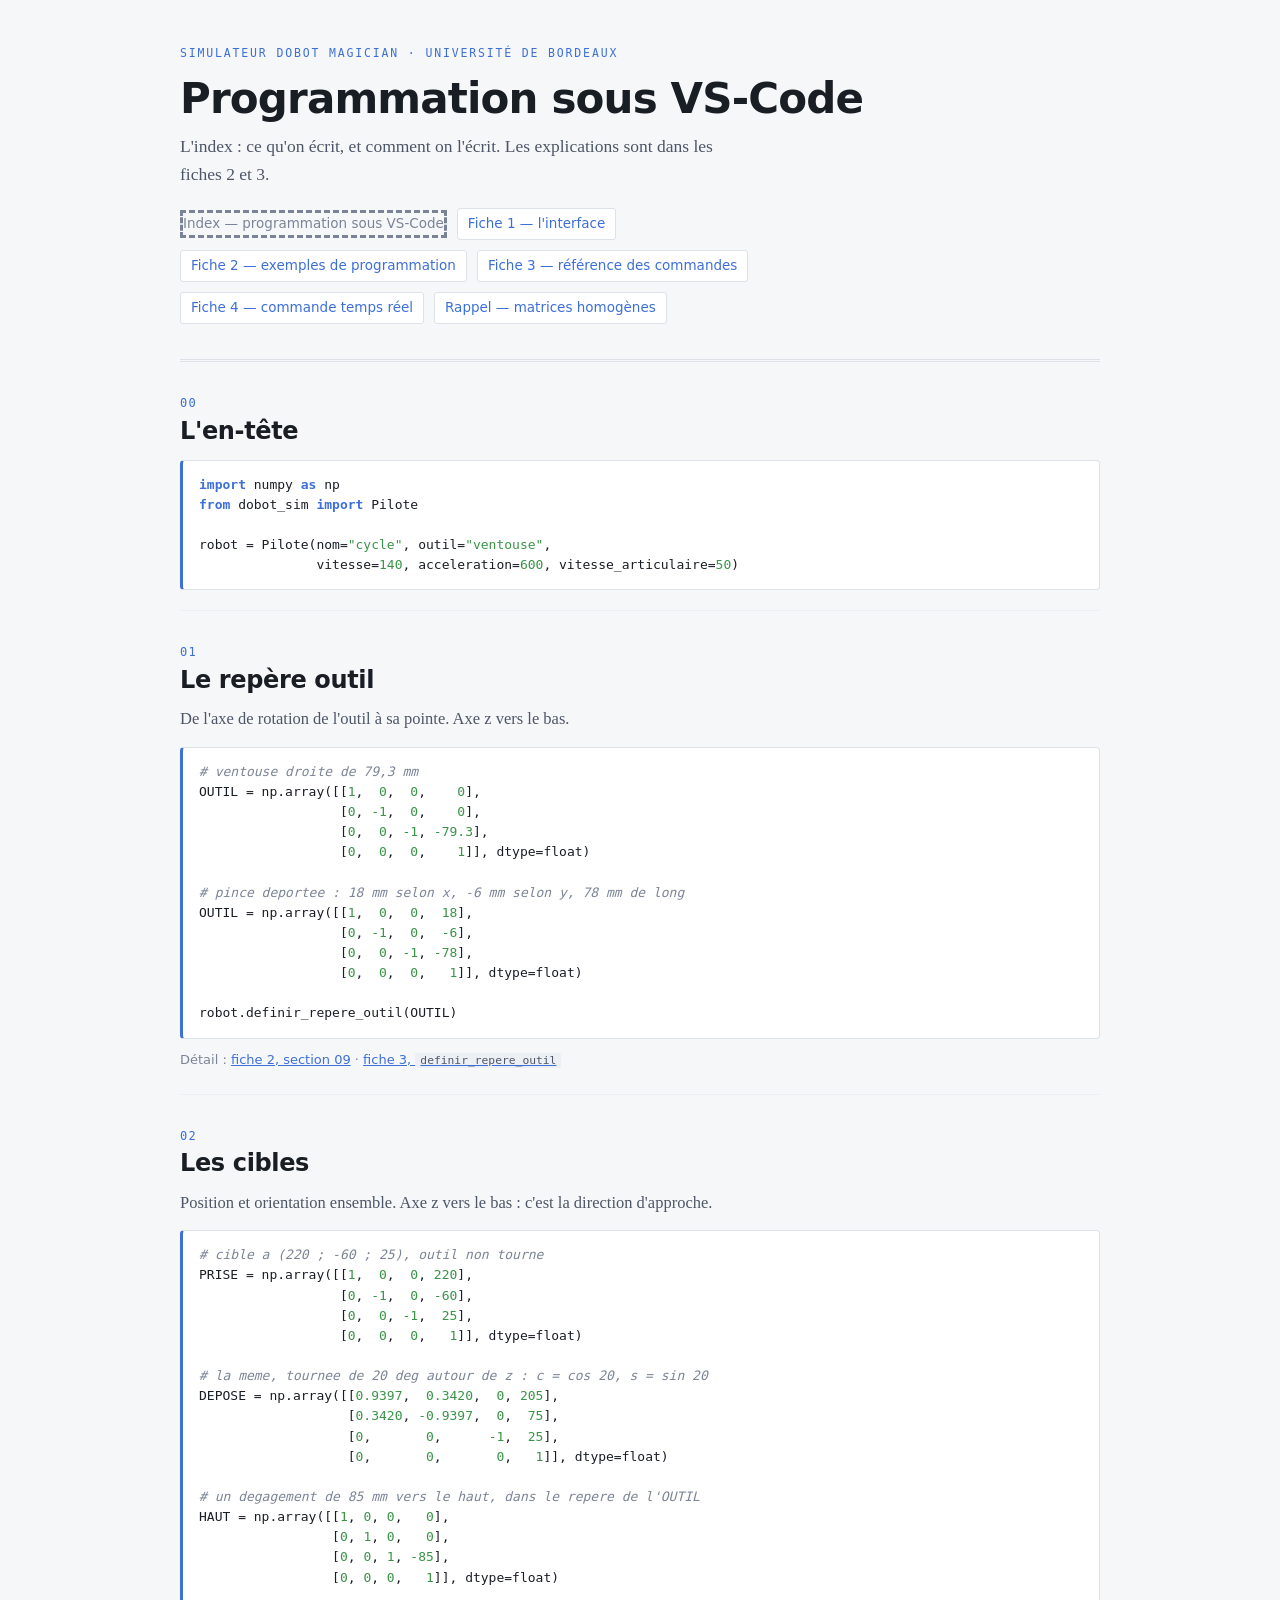
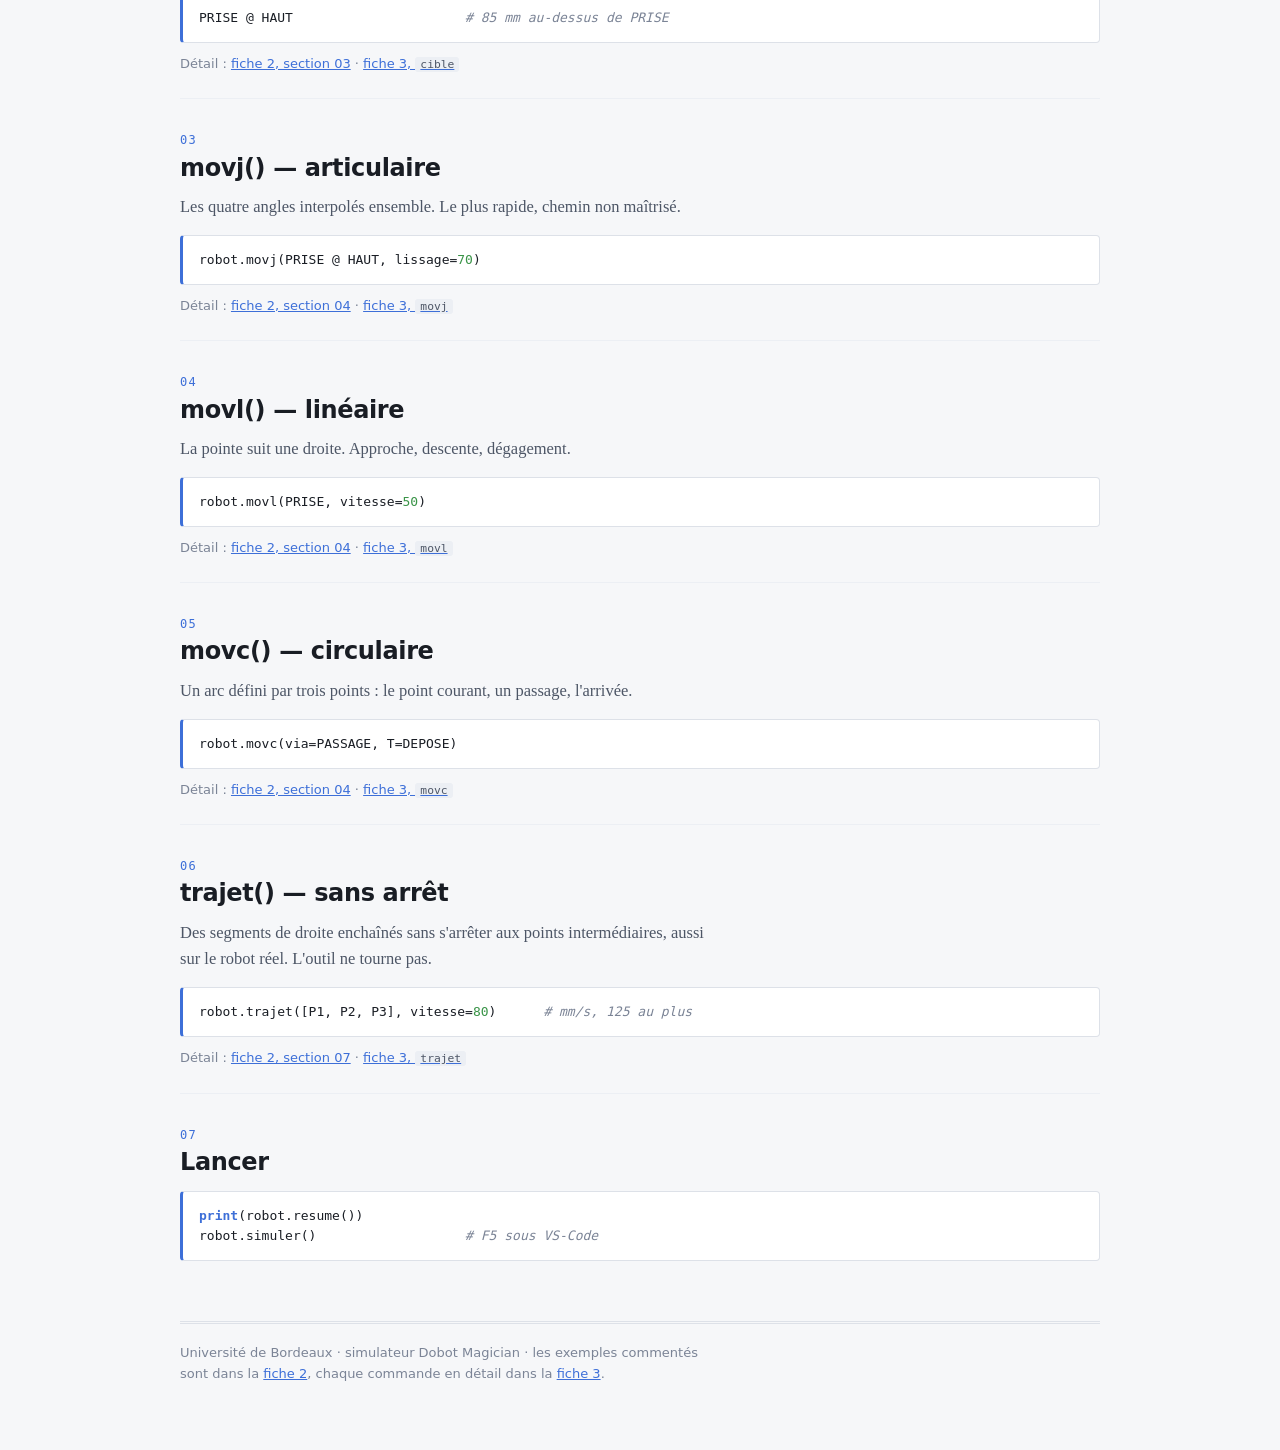
<file: cellule/fiches/fiche_index.html>
<!DOCTYPE html>
<html lang="fr">
<head>
<meta charset="utf-8">
<meta name="viewport" content="width=device-width, initial-scale=1">
<title>Index &mdash; programmation sous VS-Code</title>
<style>

:root{
  --fond:#f6f7f9; --carte:#ffffff; --encre:#191d24; --encre2:#4d5666;
  --muet:#7b8496; --trait:#dde1e8; --trait2:#eceff4;
  --accent:#3d6fd8; --accent-doux:#eaf0fd;
  --axe-x:#c33f3f; --axe-y:#3a9448; --axe-z:#3d6fd8; --axe-r:#7c96d8;
  --ok:#4c8f60; --alerte:#b3781f; --faute:#c0392b;
  --ombre:0 1px 2px rgba(20,28,45,.06), 0 6px 18px rgba(20,28,45,.05);
  --serif:Georgia,"Iowan Old Style","Times New Roman",serif;
  --sans:"Segoe UI",system-ui,-apple-system,"Helvetica Neue",Arial,sans-serif;
  --mono:"Cascadia Mono",Consolas,"DejaVu Sans Mono",monospace;
}
@media (prefers-color-scheme:dark){
  :root:not([data-theme="light"]){
    --fond:#12151a; --carte:#181c23; --encre:#e7eaf0; --encre2:#b9c1cf;
    --muet:#8993a5; --trait:#2a303a; --trait2:#21262e;
    --accent:#7aa2f7; --accent-doux:#1b2330;
    --axe-x:#e06a6a; --axe-y:#66c077; --axe-z:#7aa2f7; --axe-r:#9db4ea;
    --ok:#6fbc86; --alerte:#d7a44a; --faute:#e0705f;
    --ombre:0 1px 2px rgba(0,0,0,.35), 0 6px 18px rgba(0,0,0,.28);
  }
}
:root[data-theme="dark"]{
  --fond:#12151a; --carte:#181c23; --encre:#e7eaf0; --encre2:#b9c1cf;
  --muet:#8993a5; --trait:#2a303a; --trait2:#21262e;
  --accent:#7aa2f7; --accent-doux:#1b2330;
  --axe-x:#e06a6a; --axe-y:#66c077; --axe-z:#7aa2f7; --axe-r:#9db4ea;
  --ok:#6fbc86; --alerte:#d7a44a; --faute:#e0705f;
  --ombre:0 1px 2px rgba(0,0,0,.35), 0 6px 18px rgba(0,0,0,.28);
}

*{box-sizing:border-box;}
html{scroll-behavior:smooth; scroll-padding-top:74px;}
body{
  margin:0; background:var(--fond); color:var(--encre);
  font-family:var(--serif); font-size:16.5px; line-height:1.62;
  padding-inline:16px; padding-block:0;
}
.page{max-width:920px; margin:0 auto;}

/* ---- en-tete ---- */
header.une{padding-block:44px 26px; border-bottom:3px double var(--trait);}
.surtitre{
  font-family:var(--mono); font-size:11.5px; letter-spacing:.16em;
  text-transform:uppercase; color:var(--accent); margin:0 0 12px;
}
h1{
  font-family:var(--sans); font-weight:650; letter-spacing:-.02em;
  font-size:clamp(28px,5.2vw,42px); line-height:1.12; margin:0 0 10px;
  text-wrap:balance;
}
.chapeau{margin:0; color:var(--encre2); font-size:17.5px; max-width:62ch;}
.jeu-fiches{
  margin-top:20px; font-family:var(--sans); font-size:13.5px;
  display:flex; flex-wrap:wrap; gap:10px; align-items:center;
}
.jeu-fiches a{
  color:var(--accent); text-decoration:none;
  border:1px solid var(--trait); border-radius:3px; padding:4px 10px;
  background:var(--carte);
}
.jeu-fiches a:hover{border-color:var(--accent);}
.jeu-fiches .ici{color:var(--muet); border-style:dashed; background:none;}

/* ---- sommaire ---- */
nav.sommaire{
  position:sticky; top:0; z-index:5; background:var(--fond);
  border-bottom:1px solid var(--trait); margin-bottom:8px;
  padding-block:10px; font-family:var(--sans); font-size:13px;
}
nav.sommaire ol{
  list-style:none; display:flex; flex-wrap:wrap; gap:6px 18px;
  margin:0; padding:0; counter-reset:s;
}
nav.sommaire a{color:var(--encre2); text-decoration:none; white-space:nowrap;}
nav.sommaire a::before{
  counter-increment:s; content:counter(s,decimal-leading-zero) " ";
  font-family:var(--mono); font-size:10.5px; color:var(--muet);
}
nav.sommaire a:hover{color:var(--accent);}

/* ---- sections ---- */
section{padding-block:34px 6px; border-top:1px solid var(--trait2);}
section:first-of-type{border-top:none;}
h2{
  font-family:var(--sans); font-weight:640; letter-spacing:-.015em;
  font-size:24px; line-height:1.2; margin:0 0 4px; text-wrap:balance;
}
h2 .num{
  font-family:var(--mono); font-size:12px; font-weight:400;
  color:var(--accent); letter-spacing:.1em; display:block; margin-bottom:6px;
}
h3{
  font-family:var(--sans); font-weight:620; font-size:16.5px;
  margin:26px 0 6px; letter-spacing:-.005em;
}
p{margin:.7em 0; max-width:68ch;}
.intro{color:var(--encre2); max-width:66ch;}
ul,ol.liste{max-width:66ch; padding-left:1.2em;}
li{margin:.3em 0;}
a{color:var(--accent);}

/* ---- jetons ---- */
.ui{
  font-family:var(--sans); font-size:.9em; font-weight:600;
  background:var(--accent-doux); color:var(--accent);
  border-radius:3px; padding:1px 6px; white-space:nowrap;
}
kbd{
  font-family:var(--mono); font-size:.82em; background:var(--carte);
  border:1px solid var(--trait); border-bottom-width:2px; border-radius:4px;
  padding:1px 6px; color:var(--encre2); white-space:nowrap;
}
code{font-family:var(--mono); font-size:.87em; color:var(--encre2);
  background:var(--trait2); border-radius:3px; padding:1px 5px;}
pre{
  font-family:var(--mono); font-size:13px; line-height:1.55;
  background:var(--carte); border:1px solid var(--trait); border-left:3px solid var(--accent);
  border-radius:4px; padding:14px 16px; overflow-x:auto; margin:14px 0;
  color:var(--encre);
}
pre code{background:none; padding:0; font-size:inherit; color:inherit;}
pre .c{color:var(--muet); font-style:italic;}
pre .k{color:var(--accent); font-weight:600;}
pre .n{color:var(--axe-y);}

/* ---- tableaux ---- */
.cadre{overflow-x:auto; margin:16px 0;}
table{border-collapse:collapse; width:100%; min-width:520px;
  font-family:var(--sans); font-size:14px;}
caption{
  text-align:left; font-family:var(--mono); font-size:11px;
  letter-spacing:.14em; text-transform:uppercase; color:var(--muet);
  padding-bottom:8px;
}
th{
  text-align:left; font-weight:620; font-size:11.5px; letter-spacing:.09em;
  text-transform:uppercase; color:var(--muet);
  border-bottom:1px solid var(--trait); padding:6px 12px 6px 0;
}
td{border-bottom:1px solid var(--trait2); padding:9px 12px 9px 0;
  vertical-align:top; color:var(--encre2);}
td:first-child{color:var(--encre); font-weight:560; white-space:nowrap;}
td.libre:first-child{white-space:normal;}
tr:last-child td{border-bottom:none;}
td .mono,th .mono{font-family:var(--mono); font-size:12.5px;}
td.num{font-variant-numeric:tabular-nums; white-space:nowrap;}

/* ---- encarts ---- */
.note{
  background:var(--carte); border:1px solid var(--trait); border-radius:5px;
  box-shadow:var(--ombre); padding:14px 18px; margin:18px 0; max-width:70ch;
}
.note p{margin:.4em 0;}
.note .etiquette{
  font-family:var(--mono); font-size:10.5px; letter-spacing:.14em;
  text-transform:uppercase; display:block; margin-bottom:5px;
}
.note.attention{border-left:3px solid var(--alerte);}
.note.attention .etiquette{color:var(--alerte);}
.note.piege{border-left:3px solid var(--faute);}
.note.piege .etiquette{color:var(--faute);}
.note.astuce{border-left:3px solid var(--ok);}
.note.astuce .etiquette{color:var(--ok);}

/* ---- axes colores ---- */
.ax{font-family:var(--mono); font-weight:700;}
.ax-x{color:var(--axe-x);} .ax-y{color:var(--axe-y);}
.ax-z{color:var(--axe-z);} .ax-r{color:var(--axe-r);}

footer{
  margin-top:40px; padding-block:22px 48px; border-top:3px double var(--trait);
  font-family:var(--sans); font-size:13px; color:var(--muet);
}

@media (max-width:560px){
  body{font-size:16px;}
  nav.sommaire{position:static;}
}
@media print{
  :root{--fond:#fff; --carte:#fff;}
  body{font-size:11pt;} nav.sommaire{display:none;}
  section{break-inside:auto; page-break-inside:auto;}
  h2,h3{break-after:avoid;} .note,pre,.cadre{break-inside:avoid;}
}
@media (prefers-reduced-motion:reduce){html{scroll-behavior:auto;}}

/* ---- figures ---- */
figure.schema{
  margin:24px 0; padding:18px 18px 14px; background:var(--carte);
  border:1px solid var(--trait); border-radius:5px; box-shadow:var(--ombre);
}
figure.schema svg{width:100%; height:auto; display:block;}
figcaption{
  font-family:var(--sans); font-size:13px; color:var(--muet);
  margin-top:12px; max-width:62ch;
}
.s-os{stroke:var(--encre2); stroke-width:7; stroke-linecap:round; fill:none;}
.s-cote{stroke:var(--muet); stroke-width:1; fill:none;}
.s-pointille{stroke:var(--muet); stroke-width:1; stroke-dasharray:4 4; fill:none;}
.s-sol{stroke:var(--trait); stroke-width:2;}
.s-txt{font-family:var(--sans); font-size:12px; fill:var(--encre2);}
.s-cle{font-family:var(--sans); font-size:12.5px; font-weight:650; fill:var(--encre);}
.s-mut{font-family:var(--sans); font-size:11.5px; fill:var(--muet);}
.s-x{stroke:var(--axe-x); fill:var(--axe-x);}
.s-z{stroke:var(--axe-z); fill:var(--axe-z);}
.s-pt{fill:var(--accent);}
.s-arc{stroke:var(--accent); stroke-width:1.6; fill:none;}

/* ---- badges de parametres ---- */
.oblig,.opt{
  font-family:var(--mono); font-size:9.5px; letter-spacing:.09em;
  text-transform:uppercase; border-radius:2px; padding:1px 5px;
  white-space:nowrap; font-weight:400;
}
.oblig{color:var(--faute); border:1px solid var(--faute);}
.opt{color:var(--muet); border:1px solid var(--trait);}
td .arg{font-family:var(--mono); font-size:12.5px; color:var(--encre); font-weight:600;}

/* ---- exercices ---- */
.exo{
  background:var(--carte); border:1px solid var(--trait);
  border-left:3px solid var(--accent); border-radius:5px;
  padding:14px 18px 16px; margin:16px 0; max-width:70ch; box-shadow:var(--ombre);
}
.exo h4{
  font-family:var(--mono); font-size:10.5px; letter-spacing:.14em;
  text-transform:uppercase; color:var(--accent); margin:0 0 8px; font-weight:400;
}
.exo p{margin:.35em 0;}
.exo ol{margin:.4em 0; padding-left:1.15em;}

/* ---- etapes numerotees ---- */
ol.etapes{list-style:none; padding:0; counter-reset:e; max-width:68ch;}
ol.etapes > li{
  counter-increment:e; position:relative; padding-left:38px; margin:14px 0;
}
ol.etapes > li::before{
  content:counter(e); position:absolute; left:0; top:1px;
  font-family:var(--mono); font-size:12px; color:var(--accent);
  border:1px solid var(--accent); border-radius:50%;
  width:24px; height:24px; line-height:22px; text-align:center;
}
ol.etapes b{font-family:var(--sans); font-size:.97em;}
/* ---- matrices homogenes ---- */
.matrice{
  display:flex; align-items:center; gap:14px; flex-wrap:wrap;
  margin:16px 0; font-family:var(--mono); font-size:13px;
}
.matrice .etiq{font-style:italic; color:var(--encre2); font-size:14px;}
.matrice .grille{
  display:grid; grid-template-columns:repeat(4, minmax(0, auto));
  gap:5px 20px; padding:10px 16px; position:relative;
  font-variant-numeric:tabular-nums;
}
.matrice .grille::before,.matrice .grille::after{
  content:""; position:absolute; top:0; bottom:0; width:8px;
  border:2px solid var(--muet);
}
.matrice .grille::before{left:0; border-right:none;}
.matrice .grille::after{right:0; border-left:none;}
.matrice .grille span{text-align:right; white-space:nowrap; color:var(--encre2);}
.matrice .grille span.pos{color:var(--accent); font-weight:700;}
.matrice .grille span.bas{color:var(--muet);}
.legende-mat{
  font-family:var(--sans); font-size:13px; color:var(--muet);
  margin:-4px 0 18px; max-width:64ch;
}
@media (max-width:520px){
  .matrice{font-size:11.5px; gap:8px;}
  .matrice .grille{gap:4px 10px; padding:8px 12px;}
}
.paire{display:flex; flex-wrap:wrap; gap:4px 38px; align-items:center;}
.paire .matrice{margin:10px 0;}
</style>
</head>
<body>
<div class="page">

<header class="une">
  <p class="surtitre">Simulateur Dobot Magician &middot; universit&eacute; de Bordeaux</p>
  <h1>Programmation sous VS-Code</h1>
  <p class="chapeau">L'index&nbsp;: ce qu'on &eacute;crit, et comment on l'&eacute;crit. Les
  explications sont dans les fiches&nbsp;2 et&nbsp;3.</p>
  <p class="jeu-fiches">
    <span class="ici">Index &mdash; programmation sous VS-Code</span>
    <a href="fiche_interface.html">Fiche 1 &mdash; l'interface</a>
    <a href="fiche_programmation.html">Fiche 2 &mdash; exemples de programmation</a>
    <a href="fiche_api.html">Fiche 3 &mdash; r&eacute;f&eacute;rence des commandes</a>
    <a href="fiche_commande.html">Fiche 4 &mdash; commande temps r&eacute;el</a>
    <a href="fiche_matrices.html">Rappel &mdash; matrices homog&egrave;nes</a>
  </p>
</header>

<section id="entete">
  <h2><span class="num">00</span>L'en-t&ecirc;te</h2>
<pre><code><span class="k">import</span> numpy <span class="k">as</span> np
<span class="k">from</span> dobot_sim <span class="k">import</span> Pilote

robot = Pilote(nom=<span class="n">"cycle"</span>, outil=<span class="n">"ventouse"</span>,
               vitesse=<span class="n">140</span>, acceleration=<span class="n">600</span>, vitesse_articulaire=<span class="n">50</span>)</code></pre>
</section>

<section id="outil">
  <h2><span class="num">01</span>Le rep&egrave;re outil</h2>
  <p class="intro">De l'axe de rotation de l'outil &agrave; sa pointe. Axe z vers le bas.</p>

<pre><code><span class="c"># ventouse droite de 79,3 mm</span>
OUTIL = np.array([[<span class="n">1</span>,  <span class="n">0</span>,  <span class="n">0</span>,    <span class="n">0</span>],
                  [<span class="n">0</span>, <span class="n">-1</span>,  <span class="n">0</span>,    <span class="n">0</span>],
                  [<span class="n">0</span>,  <span class="n">0</span>, <span class="n">-1</span>, <span class="n">-79.3</span>],
                  [<span class="n">0</span>,  <span class="n">0</span>,  <span class="n">0</span>,    <span class="n">1</span>]], dtype=float)

<span class="c"># pince deportee : 18 mm selon x, -6 mm selon y, 78 mm de long</span>
OUTIL = np.array([[<span class="n">1</span>,  <span class="n">0</span>,  <span class="n">0</span>,  <span class="n">18</span>],
                  [<span class="n">0</span>, <span class="n">-1</span>,  <span class="n">0</span>,  <span class="n">-6</span>],
                  [<span class="n">0</span>,  <span class="n">0</span>, <span class="n">-1</span>, <span class="n">-78</span>],
                  [<span class="n">0</span>,  <span class="n">0</span>,  <span class="n">0</span>,   <span class="n">1</span>]], dtype=float)

robot.definir_repere_outil(OUTIL)</code></pre>

  <p class="legende-mat">D&eacute;tail&nbsp;:
  <a href="fiche_programmation.html#reperes">fiche&nbsp;2, section&nbsp;09</a> &middot;
  <a href="fiche_api.html#p-reperes">fiche&nbsp;3, <code>definir_repere_outil</code></a></p>
</section>

<section id="cibles">
  <h2><span class="num">02</span>Les cibles</h2>
  <p class="intro">Position et orientation ensemble. Axe z vers le bas&nbsp;:
  c'est la direction d'approche.</p>

<pre><code><span class="c"># cible a (220 ; -60 ; 25), outil non tourne</span>
PRISE = np.array([[<span class="n">1</span>,  <span class="n">0</span>,  <span class="n">0</span>, <span class="n">220</span>],
                  [<span class="n">0</span>, <span class="n">-1</span>,  <span class="n">0</span>, <span class="n">-60</span>],
                  [<span class="n">0</span>,  <span class="n">0</span>, <span class="n">-1</span>,  <span class="n">25</span>],
                  [<span class="n">0</span>,  <span class="n">0</span>,  <span class="n">0</span>,   <span class="n">1</span>]], dtype=float)

<span class="c"># la meme, tournee de 20 deg autour de z : c = cos 20, s = sin 20</span>
DEPOSE = np.array([[<span class="n">0.9397</span>,  <span class="n">0.3420</span>,  <span class="n">0</span>, <span class="n">205</span>],
                   [<span class="n">0.3420</span>, <span class="n">-0.9397</span>,  <span class="n">0</span>,  <span class="n">75</span>],
                   [<span class="n">0</span>,       <span class="n">0</span>,      <span class="n">-1</span>,  <span class="n">25</span>],
                   [<span class="n">0</span>,       <span class="n">0</span>,       <span class="n">0</span>,   <span class="n">1</span>]], dtype=float)

<span class="c"># un degagement de 85 mm vers le haut, dans le repere de l'OUTIL</span>
HAUT = np.array([[<span class="n">1</span>, <span class="n">0</span>, <span class="n">0</span>,   <span class="n">0</span>],
                 [<span class="n">0</span>, <span class="n">1</span>, <span class="n">0</span>,   <span class="n">0</span>],
                 [<span class="n">0</span>, <span class="n">0</span>, <span class="n">1</span>, <span class="n">-85</span>],
                 [<span class="n">0</span>, <span class="n">0</span>, <span class="n">0</span>,   <span class="n">1</span>]], dtype=float)

PRISE @ HAUT                      <span class="c"># 85 mm au-dessus de PRISE</span></code></pre>

  <p class="legende-mat">D&eacute;tail&nbsp;:
  <a href="fiche_programmation.html#cible">fiche&nbsp;2, section&nbsp;03</a> &middot;
  <a href="fiche_api.html#f-cible">fiche&nbsp;3, <code>cible</code></a></p>
</section>

<section id="movj">
  <h2><span class="num">03</span>movj() &mdash; articulaire</h2>
  <p class="intro">Les quatre angles interpol&eacute;s ensemble. Le plus rapide, chemin
  non ma&icirc;tris&eacute;.</p>

<pre><code>robot.movj(PRISE @ HAUT, lissage=<span class="n">70</span>)</code></pre>

  <p class="legende-mat">D&eacute;tail&nbsp;:
  <a href="fiche_programmation.html#mouvements">fiche&nbsp;2, section&nbsp;04</a> &middot;
  <a href="fiche_api.html#p-movj">fiche&nbsp;3, <code>movj</code></a></p>
</section>

<section id="movl">
  <h2><span class="num">04</span>movl() &mdash; lin&eacute;aire</h2>
  <p class="intro">La pointe suit une droite. Approche, descente, d&eacute;gagement.</p>

<pre><code>robot.movl(PRISE, vitesse=<span class="n">50</span>)</code></pre>

  <p class="legende-mat">D&eacute;tail&nbsp;:
  <a href="fiche_programmation.html#mouvements">fiche&nbsp;2, section&nbsp;04</a> &middot;
  <a href="fiche_api.html#p-movl">fiche&nbsp;3, <code>movl</code></a></p>
</section>

<section id="movc">
  <h2><span class="num">05</span>movc() &mdash; circulaire</h2>
  <p class="intro">Un arc d&eacute;fini par trois points&nbsp;: le point courant, un
  passage, l'arriv&eacute;e.</p>

<pre><code>robot.movc(via=PASSAGE, T=DEPOSE)</code></pre>

  <p class="legende-mat">D&eacute;tail&nbsp;:
  <a href="fiche_programmation.html#mouvements">fiche&nbsp;2, section&nbsp;04</a> &middot;
  <a href="fiche_api.html#p-movc">fiche&nbsp;3, <code>movc</code></a></p>
</section>

<section id="trajet">
  <h2><span class="num">06</span>trajet() &mdash; sans arr&ecirc;t</h2>
  <p class="intro">Des segments de droite encha&icirc;n&eacute;s sans s'arr&ecirc;ter aux points
  interm&eacute;diaires, aussi sur le robot r&eacute;el. L'outil ne tourne pas.</p>

<pre><code>robot.trajet([P1, P2, P3], vitesse=<span class="n">80</span>)      <span class="c"># mm/s, 125 au plus</span></code></pre>

  <p class="legende-mat">D&eacute;tail&nbsp;:
  <a href="fiche_programmation.html#trajet">fiche&nbsp;2, section&nbsp;07</a> &middot;
  <a href="fiche_api.html#p-trajet">fiche&nbsp;3, <code>trajet</code></a></p>
</section>

<section id="sortie">
  <h2><span class="num">07</span>Lancer</h2>
<pre><code><span class="k">print</span>(robot.resume())
robot.simuler()                   <span class="c"># F5 sous VS-Code</span></code></pre>
</section>

<footer>
  <p class="legende-mat">Universit&eacute; de Bordeaux &middot; simulateur Dobot Magician
  &middot; les exemples comment&eacute;s sont dans la
  <a href="fiche_programmation.html">fiche&nbsp;2</a>, chaque commande en d&eacute;tail
  dans la <a href="fiche_api.html#index">fiche&nbsp;3</a>.</p>
</footer>

</div>
</body>
</html>
</file>
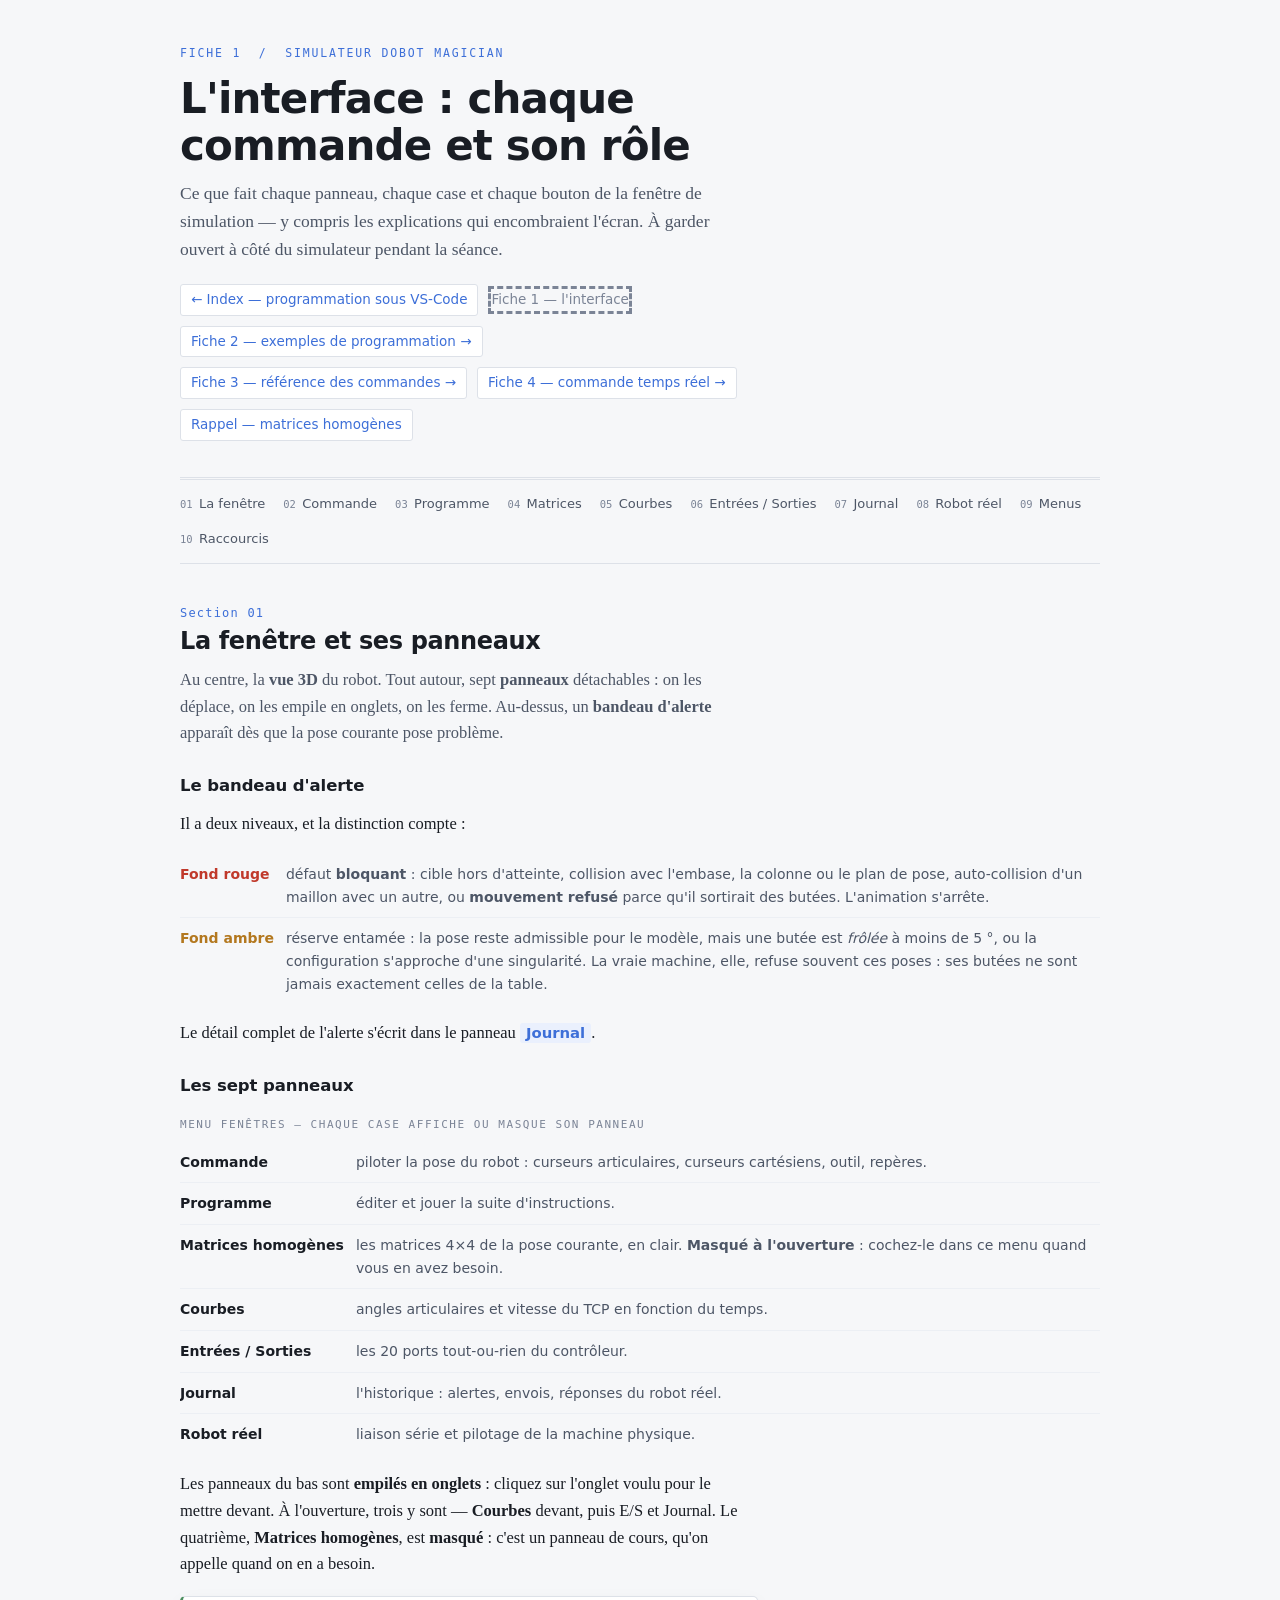
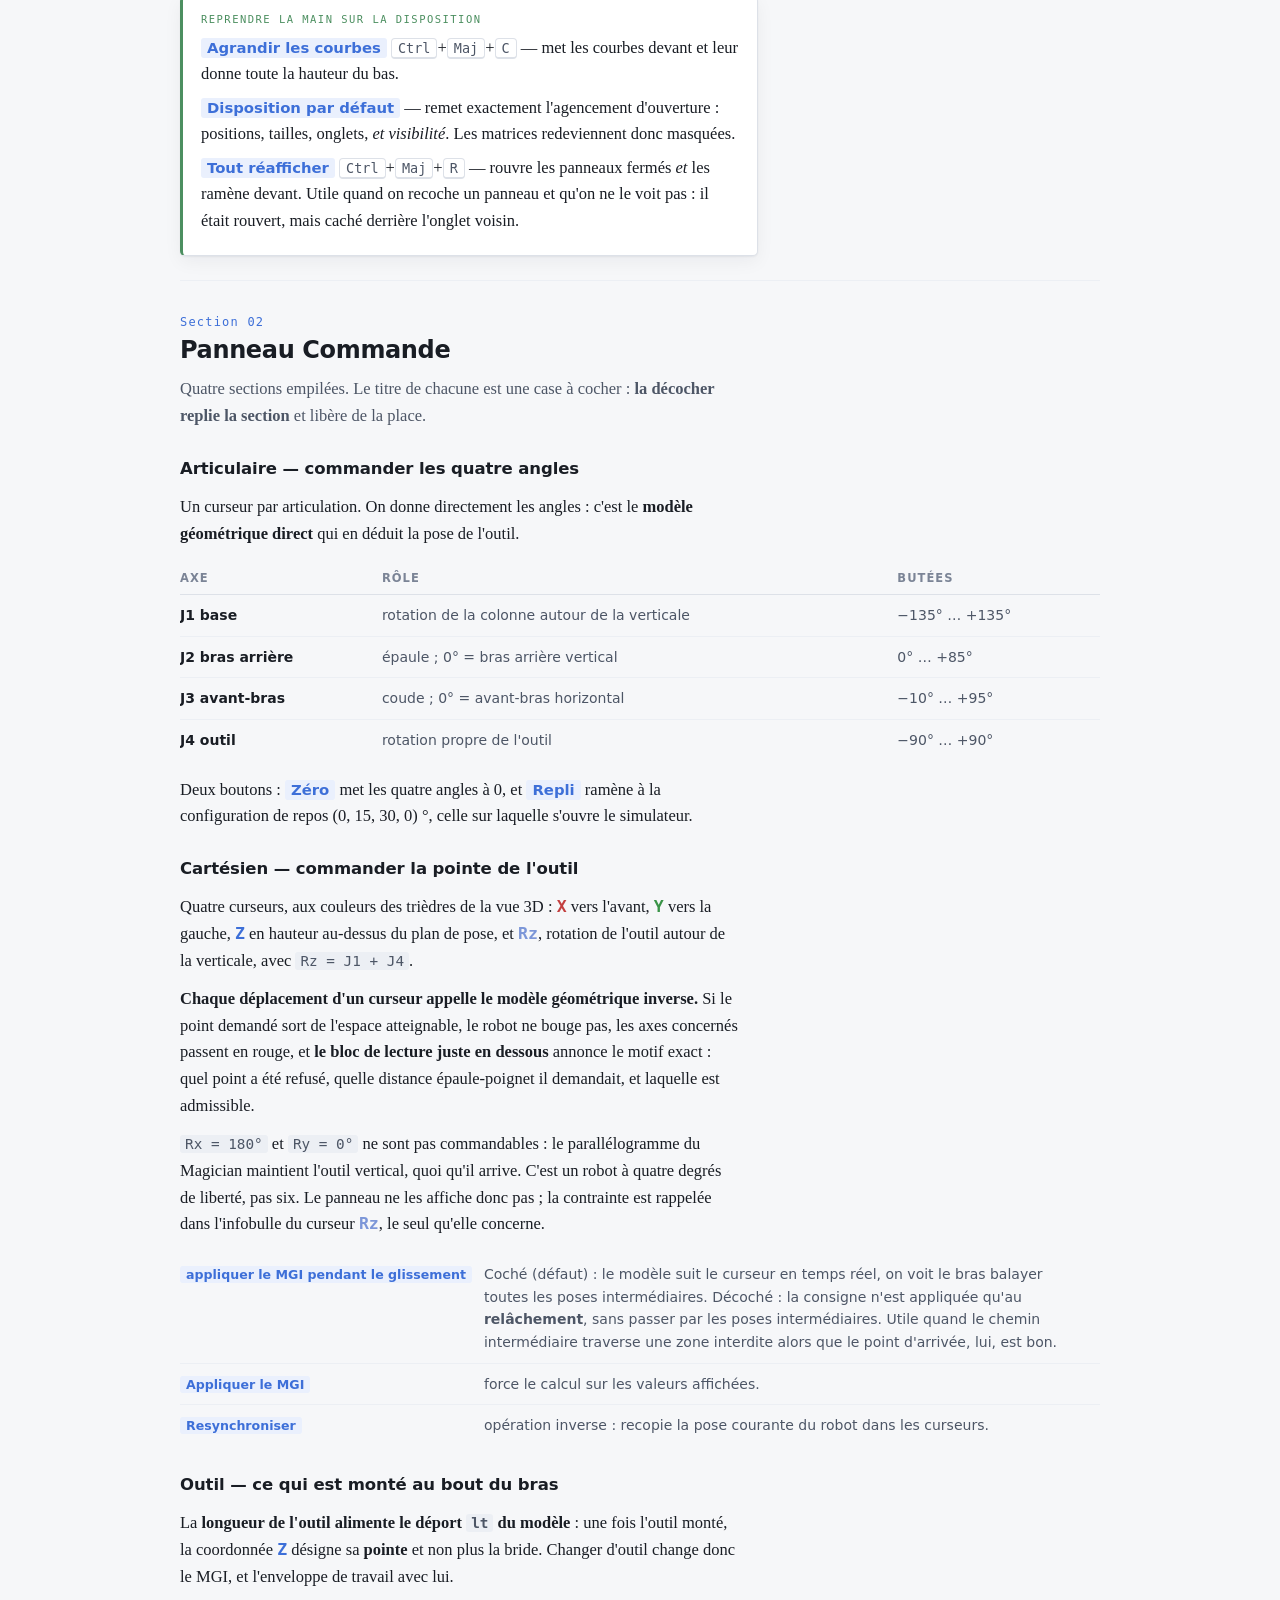
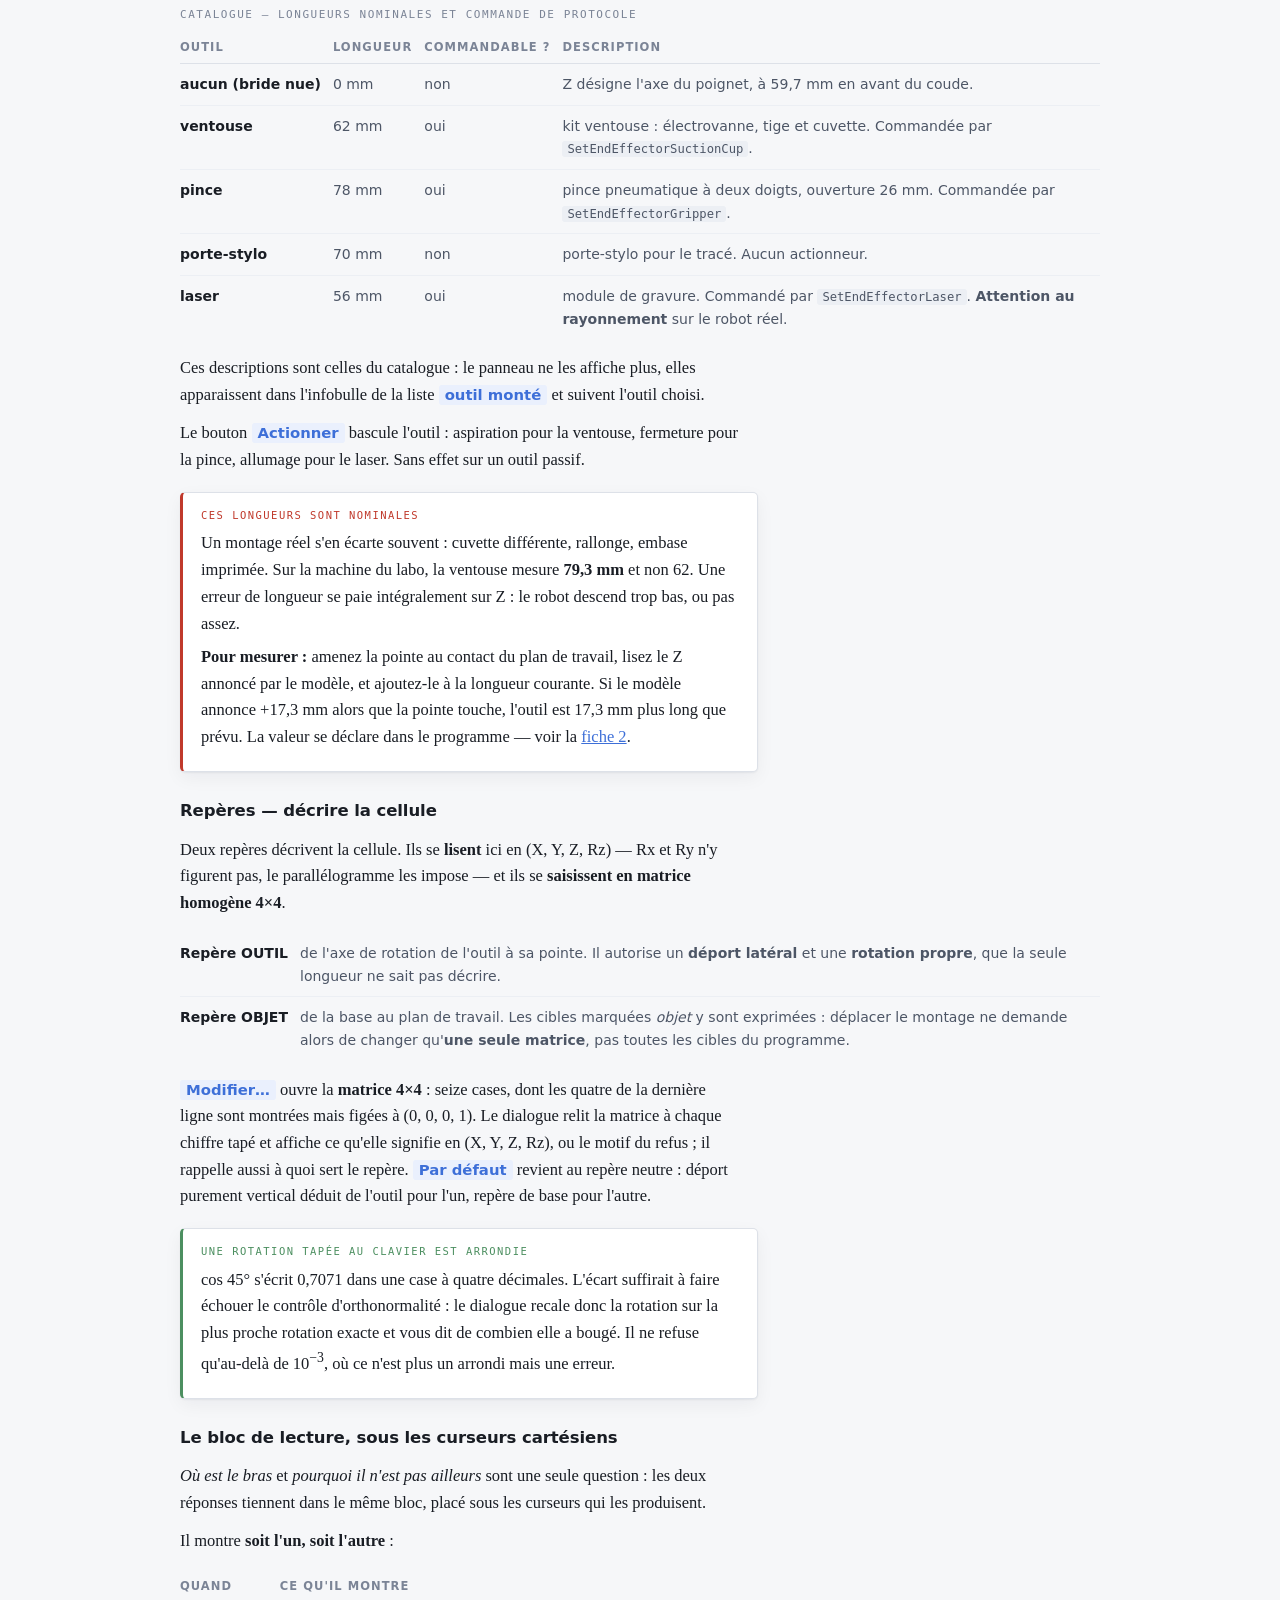
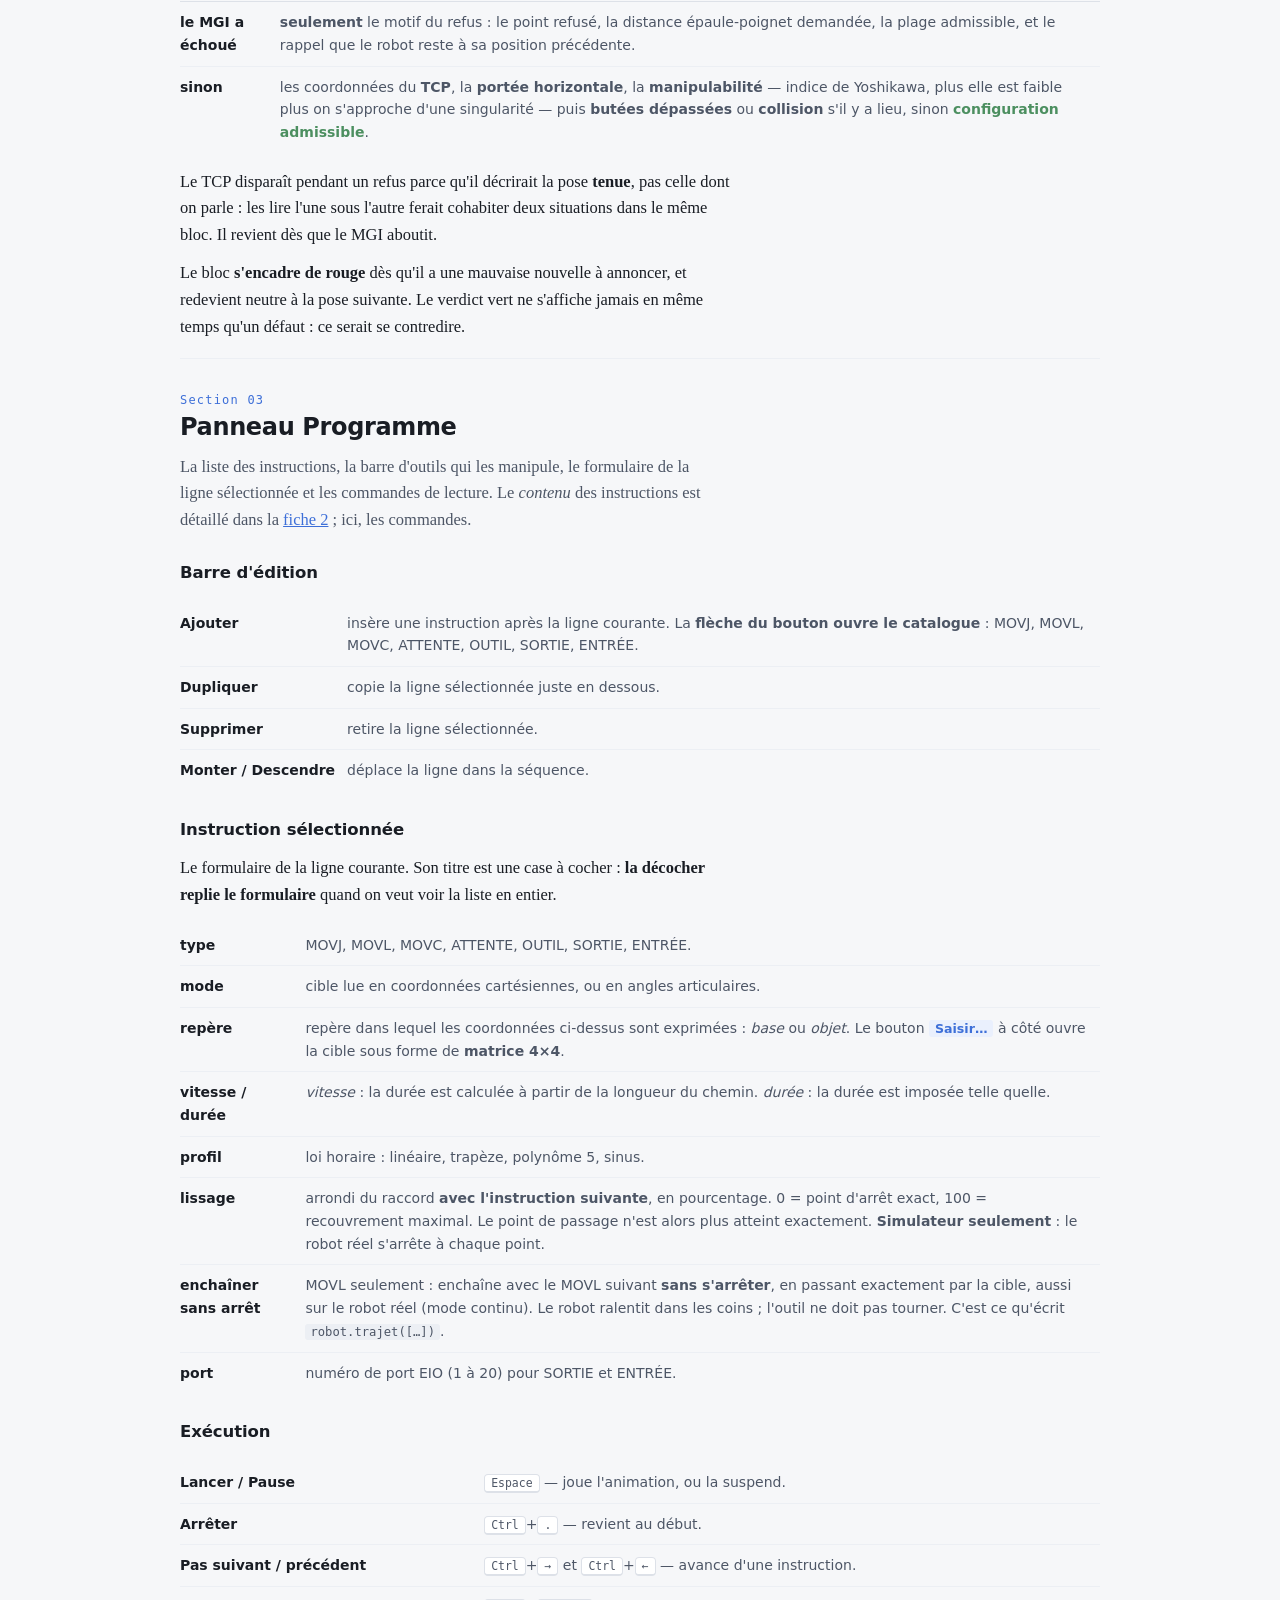
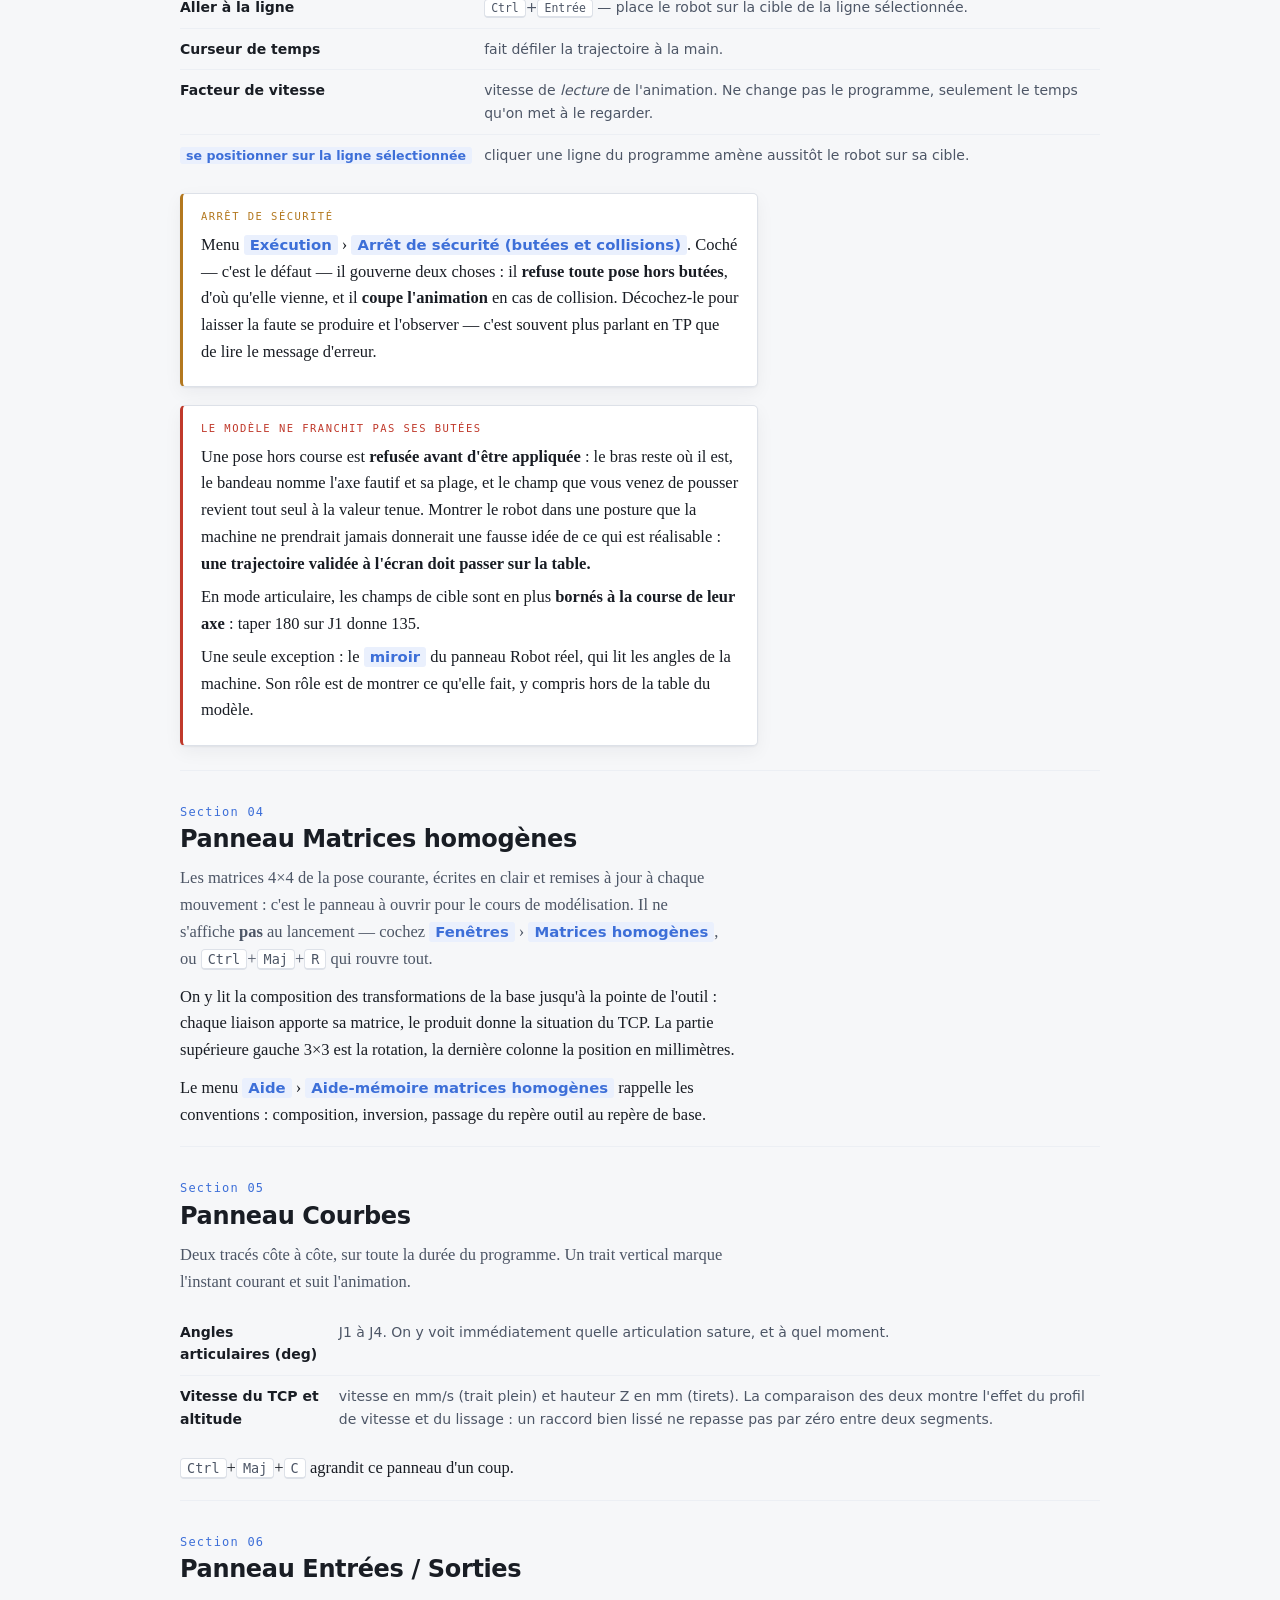
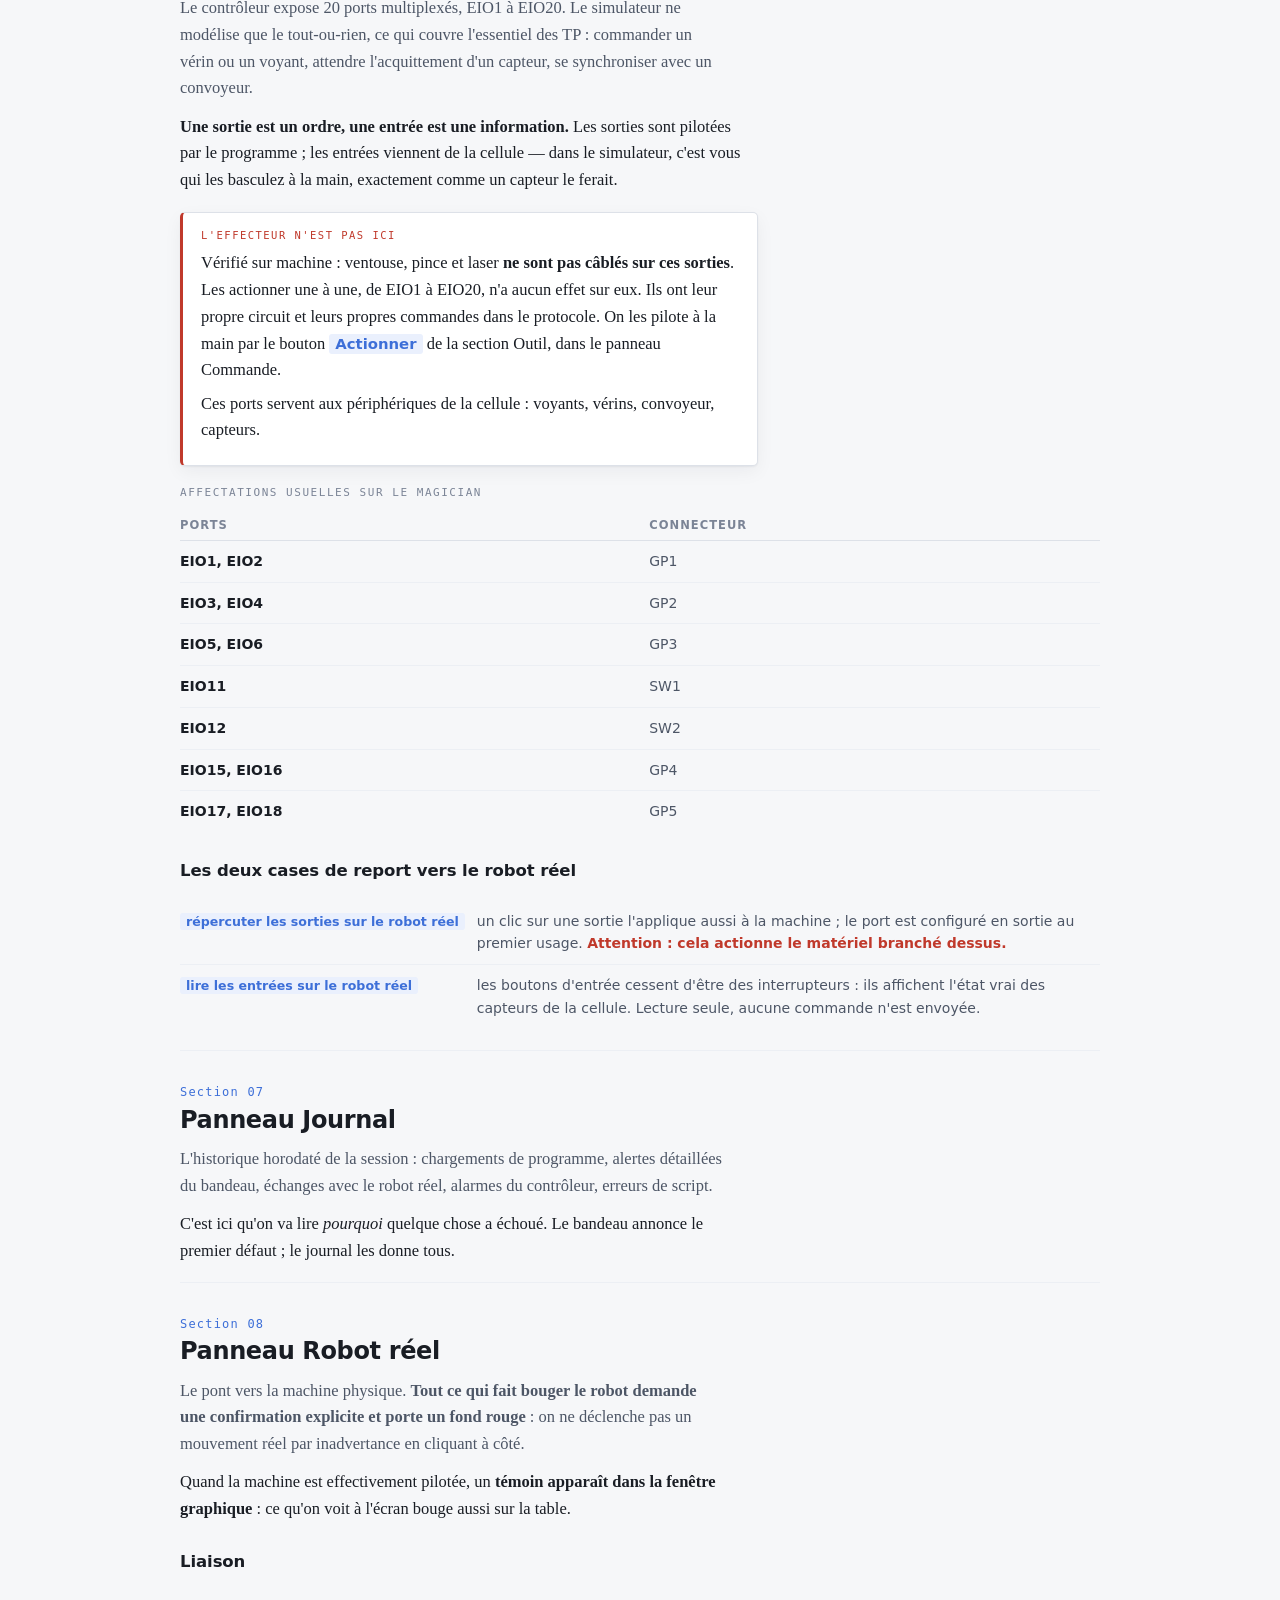
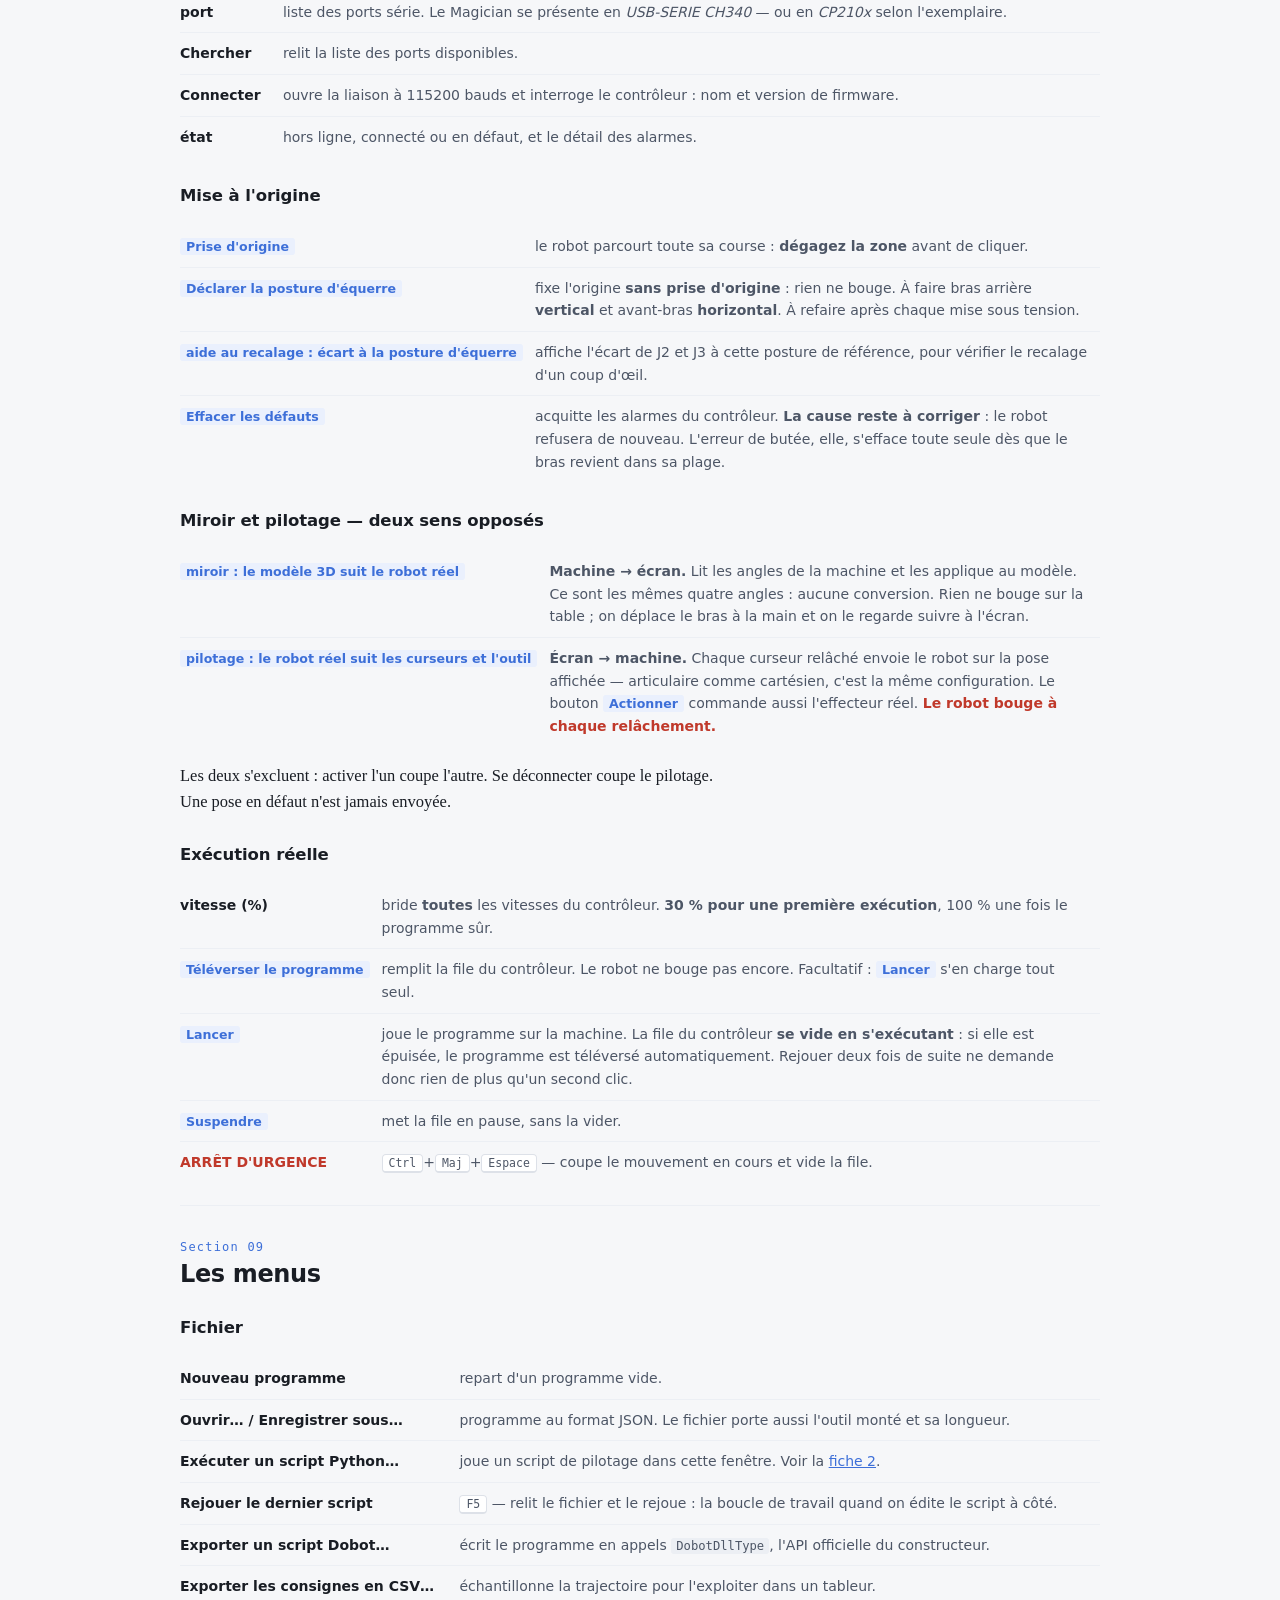
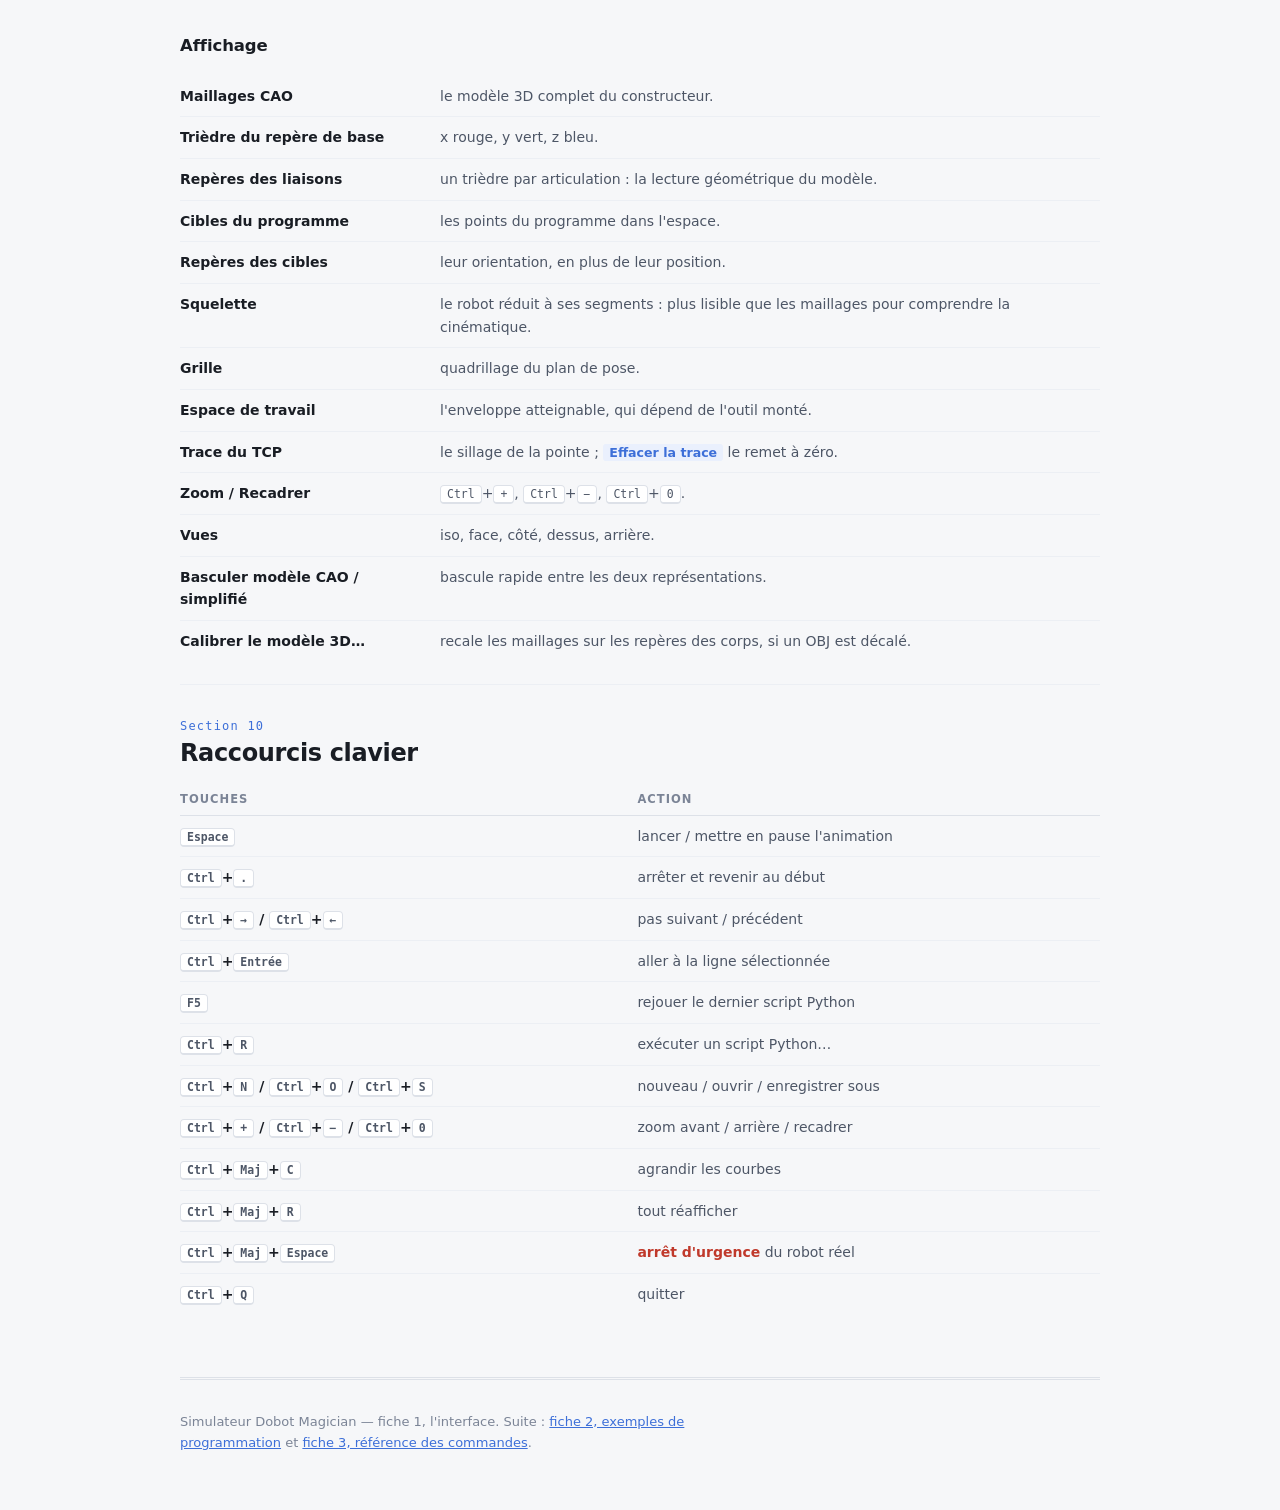
<file: cellule/fiches/fiche_interface.html>
<!DOCTYPE html>
<html lang="fr">
<head>
<meta charset="utf-8">
<meta name="viewport" content="width=device-width, initial-scale=1">
<title>Simulateur Dobot &mdash; L'interface</title>
<style>
:root{
  --fond:#f6f7f9; --carte:#ffffff; --encre:#191d24; --encre2:#4d5666;
  --muet:#7b8496; --trait:#dde1e8; --trait2:#eceff4;
  --accent:#3d6fd8; --accent-doux:#eaf0fd;
  --axe-x:#c33f3f; --axe-y:#3a9448; --axe-z:#3d6fd8; --axe-r:#7c96d8;
  --ok:#4c8f60; --alerte:#b3781f; --faute:#c0392b;
  --ombre:0 1px 2px rgba(20,28,45,.06), 0 6px 18px rgba(20,28,45,.05);
  --serif:Georgia,"Iowan Old Style","Times New Roman",serif;
  --sans:"Segoe UI",system-ui,-apple-system,"Helvetica Neue",Arial,sans-serif;
  --mono:"Cascadia Mono",Consolas,"DejaVu Sans Mono",monospace;
}
@media (prefers-color-scheme:dark){
  :root:not([data-theme="light"]){
    --fond:#12151a; --carte:#181c23; --encre:#e7eaf0; --encre2:#b9c1cf;
    --muet:#8993a5; --trait:#2a303a; --trait2:#21262e;
    --accent:#7aa2f7; --accent-doux:#1b2330;
    --axe-x:#e06a6a; --axe-y:#66c077; --axe-z:#7aa2f7; --axe-r:#9db4ea;
    --ok:#6fbc86; --alerte:#d7a44a; --faute:#e0705f;
    --ombre:0 1px 2px rgba(0,0,0,.35), 0 6px 18px rgba(0,0,0,.28);
  }
}
:root[data-theme="dark"]{
  --fond:#12151a; --carte:#181c23; --encre:#e7eaf0; --encre2:#b9c1cf;
  --muet:#8993a5; --trait:#2a303a; --trait2:#21262e;
  --accent:#7aa2f7; --accent-doux:#1b2330;
  --axe-x:#e06a6a; --axe-y:#66c077; --axe-z:#7aa2f7; --axe-r:#9db4ea;
  --ok:#6fbc86; --alerte:#d7a44a; --faute:#e0705f;
  --ombre:0 1px 2px rgba(0,0,0,.35), 0 6px 18px rgba(0,0,0,.28);
}

*{box-sizing:border-box;}
html{scroll-behavior:smooth; scroll-padding-top:74px;}
body{
  margin:0; background:var(--fond); color:var(--encre);
  font-family:var(--serif); font-size:16.5px; line-height:1.62;
  padding-inline:16px; padding-block:0;
}
.page{max-width:920px; margin:0 auto;}

/* ---- en-tete ---- */
header.une{padding-block:44px 26px; border-bottom:3px double var(--trait);}
.surtitre{
  font-family:var(--mono); font-size:11.5px; letter-spacing:.16em;
  text-transform:uppercase; color:var(--accent); margin:0 0 12px;
}
h1{
  font-family:var(--sans); font-weight:650; letter-spacing:-.02em;
  font-size:clamp(28px,5.2vw,42px); line-height:1.12; margin:0 0 10px;
  text-wrap:balance;
}
.chapeau{margin:0; color:var(--encre2); font-size:17.5px; max-width:62ch;}
.jeu-fiches{
  margin-top:20px; font-family:var(--sans); font-size:13.5px;
  display:flex; flex-wrap:wrap; gap:10px; align-items:center;
}
.jeu-fiches a{
  color:var(--accent); text-decoration:none;
  border:1px solid var(--trait); border-radius:3px; padding:4px 10px;
  background:var(--carte);
}
.jeu-fiches a:hover{border-color:var(--accent);}
.jeu-fiches .ici{color:var(--muet); border-style:dashed; background:none;}

/* ---- sommaire ---- */
nav.sommaire{
  position:sticky; top:0; z-index:5; background:var(--fond);
  border-bottom:1px solid var(--trait); margin-bottom:8px;
  padding-block:10px; font-family:var(--sans); font-size:13px;
}
nav.sommaire ol{
  list-style:none; display:flex; flex-wrap:wrap; gap:6px 18px;
  margin:0; padding:0; counter-reset:s;
}
nav.sommaire a{color:var(--encre2); text-decoration:none; white-space:nowrap;}
nav.sommaire a::before{
  counter-increment:s; content:counter(s,decimal-leading-zero) " ";
  font-family:var(--mono); font-size:10.5px; color:var(--muet);
}
nav.sommaire a:hover{color:var(--accent);}

/* ---- sections ---- */
section{padding-block:34px 6px; border-top:1px solid var(--trait2);}
section:first-of-type{border-top:none;}
h2{
  font-family:var(--sans); font-weight:640; letter-spacing:-.015em;
  font-size:24px; line-height:1.2; margin:0 0 4px; text-wrap:balance;
}
h2 .num{
  font-family:var(--mono); font-size:12px; font-weight:400;
  color:var(--accent); letter-spacing:.1em; display:block; margin-bottom:6px;
}
h3{
  font-family:var(--sans); font-weight:620; font-size:16.5px;
  margin:26px 0 6px; letter-spacing:-.005em;
}
p{margin:.7em 0; max-width:68ch;}
.intro{color:var(--encre2); max-width:66ch;}
ul,ol.liste{max-width:66ch; padding-left:1.2em;}
li{margin:.3em 0;}
a{color:var(--accent);}

/* ---- jetons ---- */
.ui{
  font-family:var(--sans); font-size:.9em; font-weight:600;
  background:var(--accent-doux); color:var(--accent);
  border-radius:3px; padding:1px 6px; white-space:nowrap;
}
kbd{
  font-family:var(--mono); font-size:.82em; background:var(--carte);
  border:1px solid var(--trait); border-bottom-width:2px; border-radius:4px;
  padding:1px 6px; color:var(--encre2); white-space:nowrap;
}
code{font-family:var(--mono); font-size:.87em; color:var(--encre2);
  background:var(--trait2); border-radius:3px; padding:1px 5px;}
pre{
  font-family:var(--mono); font-size:13px; line-height:1.55;
  background:var(--carte); border:1px solid var(--trait); border-left:3px solid var(--accent);
  border-radius:4px; padding:14px 16px; overflow-x:auto; margin:14px 0;
  color:var(--encre);
}
pre code{background:none; padding:0; font-size:inherit; color:inherit;}
pre .c{color:var(--muet); font-style:italic;}
pre .k{color:var(--accent); font-weight:600;}
pre .n{color:var(--axe-y);}

/* ---- tableaux ---- */
.cadre{overflow-x:auto; margin:16px 0;}
table{border-collapse:collapse; width:100%; min-width:520px;
  font-family:var(--sans); font-size:14px;}
caption{
  text-align:left; font-family:var(--mono); font-size:11px;
  letter-spacing:.14em; text-transform:uppercase; color:var(--muet);
  padding-bottom:8px;
}
th{
  text-align:left; font-weight:620; font-size:11.5px; letter-spacing:.09em;
  text-transform:uppercase; color:var(--muet);
  border-bottom:1px solid var(--trait); padding:6px 12px 6px 0;
}
td{border-bottom:1px solid var(--trait2); padding:9px 12px 9px 0;
  vertical-align:top; color:var(--encre2);}
td:first-child{color:var(--encre); font-weight:560; white-space:nowrap;}
td.libre:first-child{white-space:normal;}
tr:last-child td{border-bottom:none;}
td .mono,th .mono{font-family:var(--mono); font-size:12.5px;}
td.num{font-variant-numeric:tabular-nums; white-space:nowrap;}

/* ---- encarts ---- */
.note{
  background:var(--carte); border:1px solid var(--trait); border-radius:5px;
  box-shadow:var(--ombre); padding:14px 18px; margin:18px 0; max-width:70ch;
}
.note p{margin:.4em 0;}
.note .etiquette{
  font-family:var(--mono); font-size:10.5px; letter-spacing:.14em;
  text-transform:uppercase; display:block; margin-bottom:5px;
}
.note.attention{border-left:3px solid var(--alerte);}
.note.attention .etiquette{color:var(--alerte);}
.note.piege{border-left:3px solid var(--faute);}
.note.piege .etiquette{color:var(--faute);}
.note.astuce{border-left:3px solid var(--ok);}
.note.astuce .etiquette{color:var(--ok);}

/* ---- axes colores ---- */
.ax{font-family:var(--mono); font-weight:700;}
.ax-x{color:var(--axe-x);} .ax-y{color:var(--axe-y);}
.ax-z{color:var(--axe-z);} .ax-r{color:var(--axe-r);}

footer{
  margin-top:40px; padding-block:22px 48px; border-top:3px double var(--trait);
  font-family:var(--sans); font-size:13px; color:var(--muet);
}

@media (max-width:560px){
  body{font-size:16px;}
  nav.sommaire{position:static;}
}
@media print{
  :root{--fond:#fff; --carte:#fff;}
  body{font-size:11pt;} nav.sommaire{display:none;}
  section{break-inside:auto; page-break-inside:auto;}
  h2,h3{break-after:avoid;} .note,pre,.cadre{break-inside:avoid;}
}
@media (prefers-reduced-motion:reduce){html{scroll-behavior:auto;}}
</style>
</head>
<body>
<div class="page">

<header class="une">
  <p class="surtitre">Fiche 1 &nbsp;/&nbsp; Simulateur Dobot Magician</p>
  <h1>L'interface&nbsp;: chaque commande et son r&ocirc;le</h1>
  <p class="chapeau">Ce que fait chaque panneau, chaque case et chaque bouton de la
  fen&ecirc;tre de simulation &mdash; y compris les explications qui encombraient
  l'&eacute;cran. &Agrave; garder ouvert &agrave; c&ocirc;t&eacute; du simulateur pendant la s&eacute;ance.</p>
  <p class="jeu-fiches">
    <a href="fiche_index.html">&larr; Index &mdash; programmation sous VS-Code</a>
    <span class="ici">Fiche 1 &mdash; l'interface</span>
    <a href="fiche_programmation.html">Fiche 2 &mdash; exemples de programmation &rarr;</a>
    <a href="fiche_api.html">Fiche 3 &mdash; r&eacute;f&eacute;rence des commandes &rarr;</a>
    <a href="fiche_commande.html">Fiche 4 &mdash; commande temps r&eacute;el &rarr;</a>
    <a href="fiche_matrices.html">Rappel &mdash; matrices homog&egrave;nes</a>
  </p>
</header>

<nav class="sommaire" aria-label="Sommaire">
  <ol>
    <li><a href="#fenetre">La fen&ecirc;tre</a></li>
    <li><a href="#commande">Commande</a></li>
    <li><a href="#programme">Programme</a></li>
    <li><a href="#matrices">Matrices</a></li>
    <li><a href="#courbes">Courbes</a></li>
    <li><a href="#es">Entr&eacute;es / Sorties</a></li>
    <li><a href="#journal">Journal</a></li>
    <li><a href="#reel">Robot r&eacute;el</a></li>
    <li><a href="#menus">Menus</a></li>
    <li><a href="#raccourcis">Raccourcis</a></li>
  </ol>
</nav>

<section id="fenetre">
  <h2><span class="num">Section 01</span>La fen&ecirc;tre et ses panneaux</h2>

  <p class="intro">Au centre, la <strong>vue 3D</strong> du robot. Tout autour, sept
  <strong>panneaux</strong> d&eacute;tachables&nbsp;: on les d&eacute;place, on les empile en
  onglets, on les ferme. Au-dessus, un <strong>bandeau d'alerte</strong> appara&icirc;t
  d&egrave;s que la pose courante pose probl&egrave;me.</p>

  <h3>Le bandeau d'alerte</h3>
  <p>Il a deux niveaux, et la distinction compte&nbsp;:</p>
  <div class="cadre"><table>
    <tr><td><span style="color:var(--faute);font-weight:700">Fond rouge</span></td>
      <td>d&eacute;faut <strong>bloquant</strong>&nbsp;: cible hors d'atteinte, collision
      avec l'embase, la colonne ou le plan de pose, auto-collision d'un maillon
      avec un autre, ou <strong>mouvement refus&eacute;</strong> parce qu'il sortirait
      des but&eacute;es. L'animation s'arr&ecirc;te.</td></tr>
    <tr><td><span style="color:var(--alerte);font-weight:700">Fond ambre</span></td>
      <td>r&eacute;serve entam&eacute;e&nbsp;: la pose reste admissible pour le mod&egrave;le, mais une
      but&eacute;e est <em>fr&ocirc;l&eacute;e</em> &agrave; moins de 5&nbsp;&deg;, ou la configuration s'approche
      d'une singularit&eacute;. La vraie machine, elle, refuse souvent ces poses&nbsp;: ses
      but&eacute;es ne sont jamais exactement celles de la table.</td></tr>
  </table></div>
  <p>Le d&eacute;tail complet de l'alerte s'&eacute;crit dans le panneau <span class="ui">Journal</span>.</p>

  <h3>Les sept panneaux</h3>
  <div class="cadre"><table>
    <caption>Menu Fen&ecirc;tres &mdash; chaque case affiche ou masque son panneau</caption>
    <tr><td>Commande</td><td>piloter la pose du robot&nbsp;: curseurs articulaires,
      curseurs cart&eacute;siens, outil, rep&egrave;res.</td></tr>
    <tr><td>Programme</td><td>&eacute;diter et jouer la suite d'instructions.</td></tr>
    <tr><td>Matrices homog&egrave;nes</td><td>les matrices 4&times;4 de la pose courante, en clair.
      <strong>Masqu&eacute; &agrave; l'ouverture</strong>&nbsp;: cochez-le dans ce menu quand
      vous en avez besoin.</td></tr>
    <tr><td>Courbes</td><td>angles articulaires et vitesse du TCP en fonction du temps.</td></tr>
    <tr><td>Entr&eacute;es / Sorties</td><td>les 20 ports tout-ou-rien du contr&ocirc;leur.</td></tr>
    <tr><td>Journal</td><td>l'historique&nbsp;: alertes, envois, r&eacute;ponses du robot r&eacute;el.</td></tr>
    <tr><td>Robot r&eacute;el</td><td>liaison s&eacute;rie et pilotage de la machine physique.</td></tr>
  </table></div>

  <p>Les panneaux du bas sont <strong>empil&eacute;s en onglets</strong>&nbsp;: cliquez sur
  l'onglet voulu pour le mettre devant. &Agrave; l'ouverture, trois y sont &mdash;
  <strong>Courbes</strong> devant, puis E/S et Journal. Le quatri&egrave;me,
  <strong>Matrices homog&egrave;nes</strong>, est <strong>masqu&eacute;</strong>&nbsp;: c'est un
  panneau de cours, qu'on appelle quand on en a besoin.</p>

  <div class="note astuce">
    <span class="etiquette">Reprendre la main sur la disposition</span>
    <p><span class="ui">Agrandir les courbes</span> <kbd>Ctrl</kbd>+<kbd>Maj</kbd>+<kbd>C</kbd>
    &mdash; met les courbes devant et leur donne toute la hauteur du bas.</p>
    <p><span class="ui">Disposition par d&eacute;faut</span> &mdash; remet exactement
    l'agencement d'ouverture&nbsp;: positions, tailles, onglets, <em>et
    visibilit&eacute;</em>. Les matrices redeviennent donc masqu&eacute;es.</p>
    <p><span class="ui">Tout r&eacute;afficher</span> <kbd>Ctrl</kbd>+<kbd>Maj</kbd>+<kbd>R</kbd>
    &mdash; rouvre les panneaux ferm&eacute;s <em>et</em> les ram&egrave;ne devant. Utile quand on
    recoche un panneau et qu'on ne le voit pas&nbsp;: il &eacute;tait rouvert, mais cach&eacute;
    derri&egrave;re l'onglet voisin.</p>
  </div>
</section>

<section id="commande">
  <h2><span class="num">Section 02</span>Panneau Commande</h2>
  <p class="intro">Quatre sections empil&eacute;es. Le titre de chacune est une case &agrave;
  cocher&nbsp;: <strong>la d&eacute;cocher replie la section</strong> et lib&egrave;re de la place.</p>

  <h3>Articulaire &mdash; commander les quatre angles</h3>
  <p>Un curseur par articulation. On donne directement les angles&nbsp;: c'est le
  <strong>mod&egrave;le g&eacute;om&eacute;trique direct</strong> qui en d&eacute;duit la pose de l'outil.</p>
  <div class="cadre"><table>
    <tr><th>Axe</th><th>R&ocirc;le</th><th>But&eacute;es</th></tr>
    <tr><td>J1 base</td><td>rotation de la colonne autour de la verticale</td><td class="num">&minus;135&deg; &hellip; +135&deg;</td></tr>
    <tr><td>J2 bras arri&egrave;re</td><td>&eacute;paule&nbsp;; 0&deg; = bras arri&egrave;re vertical</td><td class="num">0&deg; &hellip; +85&deg;</td></tr>
    <tr><td>J3 avant-bras</td><td>coude&nbsp;; 0&deg; = avant-bras horizontal</td><td class="num">&minus;10&deg; &hellip; +95&deg;</td></tr>
    <tr><td>J4 outil</td><td>rotation propre de l'outil</td><td class="num">&minus;90&deg; &hellip; +90&deg;</td></tr>
  </table></div>
  <p>Deux boutons&nbsp;: <span class="ui">Z&eacute;ro</span> met les quatre angles &agrave; 0, et
  <span class="ui">Repli</span> ram&egrave;ne &agrave; la configuration de repos
  (0, 15, 30, 0)&nbsp;&deg;, celle sur laquelle s'ouvre le simulateur.</p>

  <h3>Cart&eacute;sien &mdash; commander la pointe de l'outil</h3>
  <p>Quatre curseurs, aux couleurs des tri&egrave;dres de la vue 3D&nbsp;:
  <span class="ax ax-x">X</span> vers l'avant, <span class="ax ax-y">Y</span> vers la
  gauche, <span class="ax ax-z">Z</span> en hauteur au-dessus du plan de pose, et
  <span class="ax ax-r">Rz</span>, rotation de l'outil autour de la verticale,
  avec <code>Rz = J1 + J4</code>.</p>
  <p><strong>Chaque d&eacute;placement d'un curseur appelle le mod&egrave;le g&eacute;om&eacute;trique inverse.</strong>
  Si le point demand&eacute; sort de l'espace atteignable, le robot ne bouge pas, les
  axes concern&eacute;s passent en rouge, et <strong>le bloc de lecture juste en
  dessous</strong> annonce le motif exact&nbsp;: quel point a &eacute;t&eacute; refus&eacute;, quelle
  distance &eacute;paule-poignet il demandait, et laquelle est admissible.</p>
  <p><code>Rx = 180&deg;</code> et <code>Ry = 0&deg;</code> ne sont pas commandables&nbsp;:
  le parall&eacute;logramme du Magician maintient l'outil vertical, quoi qu'il arrive.
  C'est un robot &agrave; quatre degr&eacute;s de libert&eacute;, pas six. Le panneau ne les affiche
  donc pas&nbsp;; la contrainte est rappel&eacute;e dans l'infobulle du curseur
  <span class="ax ax-r">Rz</span>, le seul qu'elle concerne.</p>
  <div class="cadre"><table>
    <tr><td class="libre"><span class="ui">appliquer le MGI pendant le glissement</span></td>
      <td>Coch&eacute; (d&eacute;faut)&nbsp;: le mod&egrave;le suit le curseur en temps r&eacute;el, on voit le bras
      balayer toutes les poses interm&eacute;diaires. D&eacute;coch&eacute;&nbsp;: la consigne n'est
      appliqu&eacute;e qu'au <strong>rel&acirc;chement</strong>, sans passer par les poses
      interm&eacute;diaires. Utile quand le chemin interm&eacute;diaire traverse une zone
      interdite alors que le point d'arriv&eacute;e, lui, est bon.</td></tr>
    <tr><td><span class="ui">Appliquer le MGI</span></td>
      <td>force le calcul sur les valeurs affich&eacute;es.</td></tr>
    <tr><td><span class="ui">Resynchroniser</span></td>
      <td>op&eacute;ration inverse&nbsp;: recopie la pose courante du robot dans les curseurs.</td></tr>
  </table></div>

  <h3>Outil &mdash; ce qui est mont&eacute; au bout du bras</h3>
  <p>La <strong>longueur de l'outil alimente le d&eacute;port <code>lt</code> du mod&egrave;le</strong>&nbsp;:
  une fois l'outil mont&eacute;, la coordonn&eacute;e <span class="ax ax-z">Z</span> d&eacute;signe sa
  <strong>pointe</strong> et non plus la bride. Changer d'outil change donc le MGI,
  et l'enveloppe de travail avec lui.</p>
  <div class="cadre"><table>
    <caption>Catalogue &mdash; longueurs nominales et commande de protocole</caption>
    <tr><th>Outil</th><th>Longueur</th><th>Commandable&nbsp;?</th><th>Description</th></tr>
    <tr><td>aucun (bride nue)</td><td class="num">0 mm</td><td>non</td>
      <td>Z d&eacute;signe l'axe du poignet, &agrave; 59,7&nbsp;mm en avant du coude.</td></tr>
    <tr><td>ventouse</td><td class="num">62 mm</td><td>oui</td>
      <td>kit ventouse&nbsp;: &eacute;lectrovanne, tige et cuvette. Command&eacute;e par
      <code>SetEndEffectorSuctionCup</code>.</td></tr>
    <tr><td>pince</td><td class="num">78 mm</td><td>oui</td>
      <td>pince pneumatique &agrave; deux doigts, ouverture 26&nbsp;mm. Command&eacute;e par
      <code>SetEndEffectorGripper</code>.</td></tr>
    <tr><td>porte-stylo</td><td class="num">70 mm</td><td>non</td>
      <td>porte-stylo pour le trac&eacute;. Aucun actionneur.</td></tr>
    <tr><td>laser</td><td class="num">56 mm</td><td>oui</td>
      <td>module de gravure. Command&eacute; par <code>SetEndEffectorLaser</code>.
      <strong>Attention au rayonnement</strong> sur le robot r&eacute;el.</td></tr>
  </table></div>
  <p>Ces descriptions sont celles du catalogue&nbsp;: le panneau ne les affiche
  plus, elles apparaissent dans l'infobulle de la liste <span class="ui">outil
  mont&eacute;</span> et suivent l'outil choisi.</p>
  <p>Le bouton <span class="ui">Actionner</span> bascule l'outil&nbsp;: aspiration pour la
  ventouse, fermeture pour la pince, allumage pour le laser. Sans effet sur un
  outil passif.</p>
  <div class="note piege">
    <span class="etiquette">Ces longueurs sont NOMINALES</span>
    <p>Un montage r&eacute;el s'en &eacute;carte souvent&nbsp;: cuvette diff&eacute;rente, rallonge, embase
    imprim&eacute;e. Sur la machine du labo, la ventouse mesure <strong>79,3&nbsp;mm</strong> et
    non 62. Une erreur de longueur se paie int&eacute;gralement sur Z&nbsp;: le robot
    descend trop bas, ou pas assez.</p>
    <p><strong>Pour mesurer&nbsp;:</strong> amenez la pointe au contact du plan de travail,
    lisez le Z annonc&eacute; par le mod&egrave;le, et ajoutez-le &agrave; la longueur courante. Si le
    mod&egrave;le annonce +17,3&nbsp;mm alors que la pointe touche, l'outil est 17,3&nbsp;mm
    plus long que pr&eacute;vu. La valeur se d&eacute;clare dans le programme &mdash; voir la
    <a href="fiche_programmation.html#outil">fiche&nbsp;2</a>.</p>
  </div>

  <h3>Rep&egrave;res &mdash; d&eacute;crire la cellule</h3>
  <p>Deux rep&egrave;res d&eacute;crivent la cellule. Ils se <strong>lisent</strong> ici en
  (X, Y, Z, Rz) &mdash; Rx et Ry n'y figurent pas, le parall&eacute;logramme les impose
  &mdash; et ils se <strong>saisissent en matrice homog&egrave;ne 4&times;4</strong>.</p>
  <div class="cadre"><table>
    <tr><td>Rep&egrave;re OUTIL</td>
      <td>de l'axe de rotation de l'outil &agrave; sa pointe. Il autorise un
      <strong>d&eacute;port lat&eacute;ral</strong> et une <strong>rotation propre</strong>, que la
      seule longueur ne sait pas d&eacute;crire.</td></tr>
    <tr><td>Rep&egrave;re OBJET</td>
      <td>de la base au plan de travail. Les cibles marqu&eacute;es <em>objet</em> y sont
      exprim&eacute;es&nbsp;: d&eacute;placer le montage ne demande alors de changer
      qu'<strong>une seule matrice</strong>, pas toutes les cibles du programme.</td></tr>
  </table></div>
  <p><span class="ui">Modifier&hellip;</span> ouvre la <strong>matrice 4&times;4</strong>&nbsp;:
  seize cases, dont les quatre de la derni&egrave;re ligne sont montr&eacute;es mais fig&eacute;es &agrave;
  (0,&nbsp;0,&nbsp;0,&nbsp;1). Le dialogue relit la matrice &agrave; chaque chiffre tap&eacute;
  et affiche ce qu'elle signifie en (X, Y, Z, Rz), ou le motif du refus&nbsp;; il
  rappelle aussi &agrave; quoi sert le rep&egrave;re. <span class="ui">Par d&eacute;faut</span>
  revient au rep&egrave;re neutre&nbsp;: d&eacute;port purement vertical d&eacute;duit de l'outil pour
  l'un, rep&egrave;re de base pour l'autre.</p>

  <div class="note astuce">
    <span class="etiquette">Une rotation tap&eacute;e au clavier est arrondie</span>
    <p>cos&nbsp;45&deg; s'&eacute;crit 0,7071 dans une case &agrave; quatre d&eacute;cimales. L'&eacute;cart
    suffirait &agrave; faire &eacute;chouer le contr&ocirc;le d'orthonormalit&eacute;&nbsp;: le dialogue
    recale donc la rotation sur la plus proche rotation exacte et vous dit de
    combien elle a boug&eacute;. Il ne refuse qu'au-del&agrave; de 10<sup>&minus;3</sup>, o&ugrave;
    ce n'est plus un arrondi mais une erreur.</p>
  </div>

  <h3>Le bloc de lecture, sous les curseurs cart&eacute;siens</h3>
  <p><em>O&ugrave; est le bras</em> et <em>pourquoi il n'est pas ailleurs</em> sont une
  seule question&nbsp;: les deux r&eacute;ponses tiennent dans le m&ecirc;me bloc, plac&eacute; sous
  les curseurs qui les produisent.</p>
  <p>Il montre <strong>soit l'un, soit l'autre</strong>&nbsp;:</p>
  <div class="cadre"><table>
    <tr><th>Quand</th><th>Ce qu'il montre</th></tr>
    <tr><td class="libre">le MGI a &eacute;chou&eacute;</td>
      <td><strong>seulement</strong> le motif du refus&nbsp;: le point refus&eacute;, la
      distance &eacute;paule-poignet demand&eacute;e, la plage admissible, et le rappel que
      le robot reste &agrave; sa position pr&eacute;c&eacute;dente.</td></tr>
    <tr><td>sinon</td>
      <td>les coordonn&eacute;es du <strong>TCP</strong>, la <strong>port&eacute;e
      horizontale</strong>, la <strong>manipulabilit&eacute;</strong> &mdash; indice de
      Yoshikawa, plus elle est faible plus on s'approche d'une singularit&eacute;
      &mdash; puis <strong>but&eacute;es d&eacute;pass&eacute;es</strong> ou
      <strong>collision</strong> s'il y a lieu, sinon
      <span style="color:var(--ok);font-weight:600">configuration admissible</span>.</td></tr>
  </table></div>
  <p>Le TCP dispara&icirc;t pendant un refus parce qu'il d&eacute;crirait la pose
  <strong>tenue</strong>, pas celle dont on parle&nbsp;: les lire l'une sous
  l'autre ferait cohabiter deux situations dans le m&ecirc;me bloc. Il revient d&egrave;s
  que le MGI aboutit.</p>
  <p>Le bloc <strong>s'encadre de rouge</strong> d&egrave;s qu'il a une mauvaise nouvelle
  &agrave; annoncer, et redevient neutre &agrave; la pose suivante. Le verdict vert ne
  s'affiche jamais en m&ecirc;me temps qu'un d&eacute;faut&nbsp;: ce serait se contredire.</p>
</section>

<section id="programme">
  <h2><span class="num">Section 03</span>Panneau Programme</h2>
  <p class="intro">La liste des instructions, la barre d'outils qui les manipule, le
  formulaire de la ligne s&eacute;lectionn&eacute;e et les commandes de lecture. Le
  <em>contenu</em> des instructions est d&eacute;taill&eacute; dans la
  <a href="fiche_programmation.html">fiche&nbsp;2</a>&nbsp;; ici, les commandes.</p>

  <h3>Barre d'&eacute;dition</h3>
  <div class="cadre"><table>
    <tr><td>Ajouter</td><td>ins&egrave;re une instruction apr&egrave;s la ligne courante. La
      <strong>fl&egrave;che du bouton ouvre le catalogue</strong>&nbsp;: MOVJ, MOVL, MOVC,
      ATTENTE, OUTIL, SORTIE, ENTR&Eacute;E.</td></tr>
    <tr><td>Dupliquer</td><td>copie la ligne s&eacute;lectionn&eacute;e juste en dessous.</td></tr>
    <tr><td>Supprimer</td><td>retire la ligne s&eacute;lectionn&eacute;e.</td></tr>
    <tr><td>Monter / Descendre</td><td>d&eacute;place la ligne dans la s&eacute;quence.</td></tr>
  </table></div>

  <h3>Instruction s&eacute;lectionn&eacute;e</h3>
  <p>Le formulaire de la ligne courante. Son titre est une case &agrave; cocher&nbsp;:
  <strong>la d&eacute;cocher replie le formulaire</strong> quand on veut voir la liste en entier.</p>
  <div class="cadre"><table>
    <tr><td>type</td><td>MOVJ, MOVL, MOVC, ATTENTE, OUTIL, SORTIE, ENTR&Eacute;E.</td></tr>
    <tr><td>mode</td><td>cible lue en coordonn&eacute;es cart&eacute;siennes, ou en angles articulaires.</td></tr>
    <tr><td>rep&egrave;re</td><td>rep&egrave;re dans lequel les coordonn&eacute;es ci-dessus sont exprim&eacute;es&nbsp;:
      <em>base</em> ou <em>objet</em>. Le bouton <span class="ui">Saisir&hellip;</span>
      &agrave; c&ocirc;t&eacute; ouvre la cible sous forme de <strong>matrice 4&times;4</strong>.</td></tr>
    <tr><td class="libre">vitesse / dur&eacute;e</td>
      <td><em>vitesse</em>&nbsp;: la dur&eacute;e est calcul&eacute;e &agrave; partir de la longueur du chemin.
      <em>dur&eacute;e</em>&nbsp;: la dur&eacute;e est impos&eacute;e telle quelle.</td></tr>
    <tr><td>profil</td><td>loi horaire&nbsp;: lin&eacute;aire, trap&egrave;ze, polyn&ocirc;me 5, sinus.</td></tr>
    <tr><td class="libre">lissage</td>
      <td>arrondi du raccord <strong>avec l'instruction suivante</strong>, en pourcentage.
      0 = point d'arr&ecirc;t exact, 100 = recouvrement maximal. Le point de passage
      n'est alors plus atteint exactement. <strong>Simulateur seulement</strong>&nbsp;:
      le robot r&eacute;el s'arr&ecirc;te &agrave; chaque point.</td></tr>
    <tr><td class="libre">encha&icirc;ner sans arr&ecirc;t</td>
      <td>MOVL seulement&nbsp;: encha&icirc;ne avec le MOVL suivant <strong>sans
      s'arr&ecirc;ter</strong>, en passant exactement par la cible, aussi sur le robot
      r&eacute;el (mode continu). Le robot ralentit dans les coins&nbsp;; l'outil ne doit
      pas tourner. C'est ce qu'&eacute;crit <code>robot.trajet([&hellip;])</code>.</td></tr>
    <tr><td>port</td><td>num&eacute;ro de port EIO (1 &agrave; 20) pour SORTIE et ENTR&Eacute;E.</td></tr>
  </table></div>

  <h3>Ex&eacute;cution</h3>
  <div class="cadre"><table>
    <tr><td>Lancer / Pause</td><td><kbd>Espace</kbd> &mdash; joue l'animation, ou la suspend.</td></tr>
    <tr><td>Arr&ecirc;ter</td><td><kbd>Ctrl</kbd>+<kbd>.</kbd> &mdash; revient au d&eacute;but.</td></tr>
    <tr><td>Pas suivant / pr&eacute;c&eacute;dent</td><td><kbd>Ctrl</kbd>+<kbd>&rarr;</kbd> et
      <kbd>Ctrl</kbd>+<kbd>&larr;</kbd> &mdash; avance d'une instruction.</td></tr>
    <tr><td>Aller &agrave; la ligne</td><td><kbd>Ctrl</kbd>+<kbd>Entr&eacute;e</kbd> &mdash; place le robot
      sur la cible de la ligne s&eacute;lectionn&eacute;e.</td></tr>
    <tr><td>Curseur de temps</td><td>fait d&eacute;filer la trajectoire &agrave; la main.</td></tr>
    <tr><td class="libre">Facteur de vitesse</td><td>vitesse de <em>lecture</em> de l'animation.
      Ne change pas le programme, seulement le temps qu'on met &agrave; le regarder.</td></tr>
    <tr><td class="libre"><span class="ui">se positionner sur la ligne s&eacute;lectionn&eacute;e</span></td>
      <td>cliquer une ligne du programme am&egrave;ne aussit&ocirc;t le robot sur sa cible.</td></tr>
  </table></div>

  <div class="note attention">
    <span class="etiquette">Arr&ecirc;t de s&eacute;curit&eacute;</span>
    <p>Menu <span class="ui">Ex&eacute;cution</span> &rsaquo; <span class="ui">Arr&ecirc;t de s&eacute;curit&eacute;
    (but&eacute;es et collisions)</span>. Coch&eacute; &mdash; c'est le d&eacute;faut &mdash; il gouverne
    deux choses&nbsp;: il <strong>refuse toute pose hors but&eacute;es</strong>, d'o&ugrave;
    qu'elle vienne, et il <strong>coupe l'animation</strong> en cas de collision.
    D&eacute;cochez-le pour laisser la faute se produire et l'observer &mdash; c'est
    souvent plus parlant en TP que de lire le message d'erreur.</p>
  </div>

  <div class="note piege">
    <span class="etiquette">Le mod&egrave;le ne franchit pas ses but&eacute;es</span>
    <p>Une pose hors course est <strong>refus&eacute;e avant d'&ecirc;tre appliqu&eacute;e</strong>&nbsp;:
    le bras reste o&ugrave; il est, le bandeau nomme l'axe fautif et sa plage, et le
    champ que vous venez de pousser revient tout seul &agrave; la valeur tenue.
    Montrer le robot dans une posture que la machine ne prendrait jamais
    donnerait une fausse id&eacute;e de ce qui est r&eacute;alisable&nbsp;: <strong>une
    trajectoire valid&eacute;e &agrave; l'&eacute;cran doit passer sur la table.</strong></p>
    <p>En mode articulaire, les champs de cible sont en plus <strong>born&eacute;s &agrave;
    la course de leur axe</strong>&nbsp;: taper 180 sur J1 donne 135.</p>
    <p>Une seule exception&nbsp;: le <span class="ui">miroir</span> du panneau
    Robot r&eacute;el, qui lit les angles de la machine. Son r&ocirc;le est de montrer ce
    qu'elle fait, y compris hors de la table du mod&egrave;le.</p>
  </div>
</section>

<section id="matrices">
  <h2><span class="num">Section 04</span>Panneau Matrices homog&egrave;nes</h2>
  <p class="intro">Les matrices 4&times;4 de la pose courante, &eacute;crites en clair et
  remises &agrave; jour &agrave; chaque mouvement&nbsp;: c'est le panneau &agrave; ouvrir pour le
  cours de mod&eacute;lisation. Il ne s'affiche <strong>pas</strong> au lancement &mdash;
  cochez <span class="ui">Fen&ecirc;tres</span> &rsaquo; <span class="ui">Matrices
  homog&egrave;nes</span>, ou <kbd>Ctrl</kbd>+<kbd>Maj</kbd>+<kbd>R</kbd> qui rouvre
  tout.</p>
  <p>On y lit la composition des transformations de la base jusqu'&agrave; la pointe de
  l'outil&nbsp;: chaque liaison apporte sa matrice, le produit donne la situation du
  TCP. La partie sup&eacute;rieure gauche 3&times;3 est la rotation, la derni&egrave;re colonne la
  position en millim&egrave;tres.</p>
  <p>Le menu <span class="ui">Aide</span> &rsaquo; <span class="ui">Aide-m&eacute;moire matrices
  homog&egrave;nes</span> rappelle les conventions&nbsp;: composition, inversion, passage
  du rep&egrave;re outil au rep&egrave;re de base.</p>
</section>

<section id="courbes">
  <h2><span class="num">Section 05</span>Panneau Courbes</h2>
  <p class="intro">Deux trac&eacute;s c&ocirc;te &agrave; c&ocirc;te, sur toute la dur&eacute;e du programme. Un
  trait vertical marque l'instant courant et suit l'animation.</p>
  <div class="cadre"><table>
    <tr><td class="libre">Angles articulaires (deg)</td><td>J1 &agrave; J4. On y voit imm&eacute;diatement
      quelle articulation sature, et &agrave; quel moment.</td></tr>
    <tr><td class="libre">Vitesse du TCP et altitude</td>
      <td>vitesse en mm/s (trait plein) et hauteur Z en mm (tirets). La comparaison
      des deux montre l'effet du profil de vitesse et du lissage&nbsp;: un raccord
      bien liss&eacute; ne repasse pas par z&eacute;ro entre deux segments.</td></tr>
  </table></div>
  <p><kbd>Ctrl</kbd>+<kbd>Maj</kbd>+<kbd>C</kbd> agrandit ce panneau d'un coup.</p>
</section>

<section id="es">
  <h2><span class="num">Section 06</span>Panneau Entr&eacute;es / Sorties</h2>
  <p class="intro">Le contr&ocirc;leur expose 20 ports multiplex&eacute;s, EIO1 &agrave; EIO20. Le
  simulateur ne mod&eacute;lise que le tout-ou-rien, ce qui couvre l'essentiel des TP&nbsp;:
  commander un v&eacute;rin ou un voyant, attendre l'acquittement d'un capteur, se
  synchroniser avec un convoyeur.</p>
  <p><strong>Une sortie est un ordre, une entr&eacute;e est une information.</strong> Les sorties
  sont pilot&eacute;es par le programme&nbsp;; les entr&eacute;es viennent de la cellule &mdash; dans le
  simulateur, c'est vous qui les basculez &agrave; la main, exactement comme un capteur
  le ferait.</p>

  <div class="note piege">
    <span class="etiquette">L'effecteur n'est PAS ici</span>
    <p>V&eacute;rifi&eacute; sur machine&nbsp;: ventouse, pince et laser <strong>ne sont pas c&acirc;bl&eacute;s sur
    ces sorties</strong>. Les actionner une &agrave; une, de EIO1 &agrave; EIO20, n'a aucun effet sur
    eux. Ils ont leur propre circuit et leurs propres commandes dans le protocole.
    On les pilote &agrave; la main par le bouton <span class="ui">Actionner</span> de la
    section Outil, dans le panneau Commande.</p>
    <p>Ces ports servent aux p&eacute;riph&eacute;riques de la cellule&nbsp;: voyants, v&eacute;rins,
    convoyeur, capteurs.</p>
  </div>

  <div class="cadre"><table>
    <caption>Affectations usuelles sur le Magician</caption>
    <tr><th>Ports</th><th>Connecteur</th></tr>
    <tr><td class="num">EIO1, EIO2</td><td>GP1</td></tr>
    <tr><td class="num">EIO3, EIO4</td><td>GP2</td></tr>
    <tr><td class="num">EIO5, EIO6</td><td>GP3</td></tr>
    <tr><td class="num">EIO11</td><td>SW1</td></tr>
    <tr><td class="num">EIO12</td><td>SW2</td></tr>
    <tr><td class="num">EIO15, EIO16</td><td>GP4</td></tr>
    <tr><td class="num">EIO17, EIO18</td><td>GP5</td></tr>
  </table></div>

  <h3>Les deux cases de report vers le robot r&eacute;el</h3>
  <div class="cadre"><table>
    <tr><td class="libre"><span class="ui">r&eacute;percuter les sorties sur le robot r&eacute;el</span></td>
      <td>un clic sur une sortie l'applique aussi &agrave; la machine&nbsp;; le port est
      configur&eacute; en sortie au premier usage.
      <strong style="color:var(--faute)">Attention&nbsp;: cela actionne le mat&eacute;riel
      branch&eacute; dessus.</strong></td></tr>
    <tr><td class="libre"><span class="ui">lire les entr&eacute;es sur le robot r&eacute;el</span></td>
      <td>les boutons d'entr&eacute;e cessent d'&ecirc;tre des interrupteurs&nbsp;: ils affichent
      l'&eacute;tat vrai des capteurs de la cellule. Lecture seule, aucune commande n'est
      envoy&eacute;e.</td></tr>
  </table></div>
</section>

<section id="journal">
  <h2><span class="num">Section 07</span>Panneau Journal</h2>
  <p class="intro">L'historique horodat&eacute; de la session&nbsp;: chargements de programme,
  alertes d&eacute;taill&eacute;es du bandeau, &eacute;changes avec le robot r&eacute;el, alarmes du
  contr&ocirc;leur, erreurs de script.</p>
  <p>C'est ici qu'on va lire <em>pourquoi</em> quelque chose a &eacute;chou&eacute;. Le bandeau
  annonce le premier d&eacute;faut&nbsp;; le journal les donne tous.</p>
</section>

<section id="reel">
  <h2><span class="num">Section 08</span>Panneau Robot r&eacute;el</h2>
  <p class="intro">Le pont vers la machine physique. <strong>Tout ce qui fait bouger le
  robot demande une confirmation explicite et porte un fond rouge</strong>&nbsp;: on ne
  d&eacute;clenche pas un mouvement r&eacute;el par inadvertance en cliquant &agrave; c&ocirc;t&eacute;.</p>
  <p>Quand la machine est effectivement pilot&eacute;e, un <strong>t&eacute;moin appara&icirc;t dans la
  fen&ecirc;tre graphique</strong>&nbsp;: ce qu'on voit &agrave; l'&eacute;cran bouge aussi sur la table.</p>

  <h3>Liaison</h3>
  <div class="cadre"><table>
    <tr><td>port</td><td>liste des ports s&eacute;rie. Le Magician se pr&eacute;sente en
      <em>USB-SERIE CH340</em> &mdash; ou en <em>CP210x</em> selon l'exemplaire.</td></tr>
    <tr><td>Chercher</td><td>relit la liste des ports disponibles.</td></tr>
    <tr><td>Connecter</td><td>ouvre la liaison &agrave; 115200 bauds et interroge le
      contr&ocirc;leur&nbsp;: nom et version de firmware.</td></tr>
    <tr><td>&eacute;tat</td><td>hors ligne, connect&eacute; ou en d&eacute;faut, et le d&eacute;tail des alarmes.</td></tr>
  </table></div>

  <h3>Mise &agrave; l'origine</h3>
  <div class="cadre"><table>
    <tr><td class="libre"><span class="ui">Prise d'origine</span></td>
      <td>le robot parcourt toute sa course&nbsp;: <strong>d&eacute;gagez la zone</strong> avant de
      cliquer.</td></tr>
    <tr><td class="libre"><span class="ui">D&eacute;clarer la posture d'&eacute;querre</span></td>
      <td>fixe l'origine <strong>sans prise d'origine</strong>&nbsp;: rien ne bouge. &Agrave; faire
      bras arri&egrave;re <strong>vertical</strong> et avant-bras <strong>horizontal</strong>.
      &Agrave; refaire apr&egrave;s chaque mise sous tension.</td></tr>
    <tr><td class="libre"><span class="ui">aide au recalage&nbsp;: &eacute;cart &agrave; la posture d'&eacute;querre</span></td>
      <td>affiche l'&eacute;cart de J2 et J3 &agrave; cette posture de r&eacute;f&eacute;rence, pour v&eacute;rifier le
      recalage d'un coup d'&oelig;il.</td></tr>
    <tr><td class="libre"><span class="ui">Effacer les d&eacute;fauts</span></td>
      <td>acquitte les alarmes du contr&ocirc;leur. <strong>La cause reste &agrave; corriger</strong>&nbsp;:
      le robot refusera de nouveau. L'erreur de but&eacute;e, elle, s'efface toute seule
      d&egrave;s que le bras revient dans sa plage.</td></tr>
  </table></div>

  <h3>Miroir et pilotage &mdash; deux sens oppos&eacute;s</h3>
  <div class="cadre"><table>
    <tr><td class="libre"><span class="ui">miroir&nbsp;: le mod&egrave;le 3D suit le robot r&eacute;el</span></td>
      <td><strong>Machine &rarr; &eacute;cran.</strong> Lit les angles de la machine et les applique
      au mod&egrave;le. Ce sont les m&ecirc;mes quatre angles&nbsp;: aucune conversion. Rien ne
      bouge sur la table&nbsp;; on d&eacute;place le bras &agrave; la main et on le regarde suivre
      &agrave; l'&eacute;cran.</td></tr>
    <tr><td class="libre"><span class="ui">pilotage&nbsp;: le robot r&eacute;el suit les curseurs et l'outil</span></td>
      <td><strong>&Eacute;cran &rarr; machine.</strong> Chaque curseur rel&acirc;ch&eacute; envoie le robot sur la
      pose affich&eacute;e &mdash; articulaire comme cart&eacute;sien, c'est la m&ecirc;me configuration.
      Le bouton <span class="ui">Actionner</span> commande aussi l'effecteur r&eacute;el.
      <strong style="color:var(--faute)">Le robot bouge &agrave; chaque rel&acirc;chement.</strong></td></tr>
  </table></div>
  <p>Les deux s'excluent&nbsp;: activer l'un coupe l'autre. Se d&eacute;connecter coupe le
  pilotage. Une pose en d&eacute;faut n'est jamais envoy&eacute;e.</p>

  <h3>Ex&eacute;cution r&eacute;elle</h3>
  <div class="cadre"><table>
    <tr><td class="libre">vitesse (%)</td>
      <td>bride <strong>toutes</strong> les vitesses du contr&ocirc;leur.
      <strong>30&nbsp;% pour une premi&egrave;re ex&eacute;cution</strong>, 100&nbsp;% une fois le
      programme s&ucirc;r.</td></tr>
    <tr><td class="libre"><span class="ui">T&eacute;l&eacute;verser le programme</span></td>
      <td>remplit la file du contr&ocirc;leur. Le robot ne bouge pas encore.
      Facultatif&nbsp;: <span class="ui">Lancer</span> s'en charge tout seul.</td></tr>
    <tr><td class="libre"><span class="ui">Lancer</span></td>
      <td>joue le programme sur la machine. La file du contr&ocirc;leur
      <strong>se vide en s'ex&eacute;cutant</strong>&nbsp;: si elle est &eacute;puis&eacute;e, le programme est
      t&eacute;l&eacute;vers&eacute; automatiquement. Rejouer deux fois de suite ne demande donc rien de
      plus qu'un second clic.</td></tr>
    <tr><td><span class="ui">Suspendre</span></td><td>met la file en pause, sans la vider.</td></tr>
    <tr><td class="libre"><strong style="color:var(--faute)">ARR&Ecirc;T D'URGENCE</strong></td>
      <td><kbd>Ctrl</kbd>+<kbd>Maj</kbd>+<kbd>Espace</kbd> &mdash; coupe le mouvement en
      cours et vide la file.</td></tr>
  </table></div>
</section>

<section id="menus">
  <h2><span class="num">Section 09</span>Les menus</h2>

  <h3>Fichier</h3>
  <div class="cadre"><table>
    <tr><td>Nouveau programme</td><td>repart d'un programme vide.</td></tr>
    <tr><td class="libre">Ouvrir&hellip; / Enregistrer sous&hellip;</td><td>programme au format JSON.
      Le fichier porte aussi l'outil mont&eacute; et sa longueur.</td></tr>
    <tr><td class="libre">Ex&eacute;cuter un script Python&hellip;</td><td>joue un script de pilotage dans
      cette fen&ecirc;tre. Voir la <a href="fiche_programmation.html">fiche&nbsp;2</a>.</td></tr>
    <tr><td class="libre">Rejouer le dernier script</td><td><kbd>F5</kbd> &mdash; relit le fichier et le
      rejoue&nbsp;: la boucle de travail quand on &eacute;dite le script &agrave; c&ocirc;t&eacute;.</td></tr>
    <tr><td class="libre">Exporter un script Dobot&hellip;</td><td>&eacute;crit le programme en appels
      <code>DobotDllType</code>, l'API officielle du constructeur.</td></tr>
    <tr><td class="libre">Exporter les consignes en CSV&hellip;</td><td>&eacute;chantillonne la trajectoire
      pour l'exploiter dans un tableur.</td></tr>
  </table></div>

  <h3>Affichage</h3>
  <div class="cadre"><table>
    <tr><td>Maillages CAO</td><td>le mod&egrave;le 3D complet du constructeur.</td></tr>
    <tr><td class="libre">Tri&egrave;dre du rep&egrave;re de base</td><td>x&nbsp;rouge, y&nbsp;vert, z&nbsp;bleu.</td></tr>
    <tr><td>Rep&egrave;res des liaisons</td><td>un tri&egrave;dre par articulation&nbsp;: la lecture
      g&eacute;om&eacute;trique du mod&egrave;le.</td></tr>
    <tr><td>Cibles du programme</td><td>les points du programme dans l'espace.</td></tr>
    <tr><td>Rep&egrave;res des cibles</td><td>leur orientation, en plus de leur position.</td></tr>
    <tr><td>Squelette</td><td>le robot r&eacute;duit &agrave; ses segments&nbsp;: plus lisible que les
      maillages pour comprendre la cin&eacute;matique.</td></tr>
    <tr><td>Grille</td><td>quadrillage du plan de pose.</td></tr>
    <tr><td>Espace de travail</td><td>l'enveloppe atteignable, qui d&eacute;pend de l'outil mont&eacute;.</td></tr>
    <tr><td>Trace du TCP</td><td>le sillage de la pointe&nbsp;; <span class="ui">Effacer la
      trace</span> le remet &agrave; z&eacute;ro.</td></tr>
    <tr><td class="libre">Zoom / Recadrer</td><td><kbd>Ctrl</kbd>+<kbd>+</kbd>, <kbd>Ctrl</kbd>+<kbd>&minus;</kbd>,
      <kbd>Ctrl</kbd>+<kbd>0</kbd>.</td></tr>
    <tr><td>Vues</td><td>iso, face, c&ocirc;t&eacute;, dessus, arri&egrave;re.</td></tr>
    <tr><td class="libre">Basculer mod&egrave;le CAO / simplifi&eacute;</td><td>bascule rapide entre les deux
      repr&eacute;sentations.</td></tr>
    <tr><td class="libre">Calibrer le mod&egrave;le 3D&hellip;</td><td>recale les maillages sur les rep&egrave;res
      des corps, si un OBJ est d&eacute;cal&eacute;.</td></tr>
  </table></div>
</section>

<section id="raccourcis">
  <h2><span class="num">Section 10</span>Raccourcis clavier</h2>
  <div class="cadre"><table>
    <tr><th>Touches</th><th>Action</th></tr>
    <tr><td><kbd>Espace</kbd></td><td>lancer / mettre en pause l'animation</td></tr>
    <tr><td><kbd>Ctrl</kbd>+<kbd>.</kbd></td><td>arr&ecirc;ter et revenir au d&eacute;but</td></tr>
    <tr><td><kbd>Ctrl</kbd>+<kbd>&rarr;</kbd> / <kbd>Ctrl</kbd>+<kbd>&larr;</kbd></td><td>pas suivant / pr&eacute;c&eacute;dent</td></tr>
    <tr><td><kbd>Ctrl</kbd>+<kbd>Entr&eacute;e</kbd></td><td>aller &agrave; la ligne s&eacute;lectionn&eacute;e</td></tr>
    <tr><td><kbd>F5</kbd></td><td>rejouer le dernier script Python</td></tr>
    <tr><td><kbd>Ctrl</kbd>+<kbd>R</kbd></td><td>ex&eacute;cuter un script Python&hellip;</td></tr>
    <tr><td><kbd>Ctrl</kbd>+<kbd>N</kbd> / <kbd>Ctrl</kbd>+<kbd>O</kbd> / <kbd>Ctrl</kbd>+<kbd>S</kbd></td><td>nouveau / ouvrir / enregistrer sous</td></tr>
    <tr><td><kbd>Ctrl</kbd>+<kbd>+</kbd> / <kbd>Ctrl</kbd>+<kbd>&minus;</kbd> / <kbd>Ctrl</kbd>+<kbd>0</kbd></td><td>zoom avant / arri&egrave;re / recadrer</td></tr>
    <tr><td><kbd>Ctrl</kbd>+<kbd>Maj</kbd>+<kbd>C</kbd></td><td>agrandir les courbes</td></tr>
    <tr><td><kbd>Ctrl</kbd>+<kbd>Maj</kbd>+<kbd>R</kbd></td><td>tout r&eacute;afficher</td></tr>
    <tr><td><kbd>Ctrl</kbd>+<kbd>Maj</kbd>+<kbd>Espace</kbd></td><td><strong style="color:var(--faute)">arr&ecirc;t d'urgence</strong> du robot r&eacute;el</td></tr>
    <tr><td><kbd>Ctrl</kbd>+<kbd>Q</kbd></td><td>quitter</td></tr>
  </table></div>
</section>

<footer>
  <p>Simulateur Dobot Magician &mdash; fiche&nbsp;1, l'interface.
  Suite&nbsp;: <a href="fiche_programmation.html">fiche&nbsp;2, exemples de
  programmation</a> et <a href="fiche_api.html">fiche&nbsp;3, r&eacute;f&eacute;rence des
  commandes</a>.</p>
</footer>

</div>
</body>
</html>
</file>
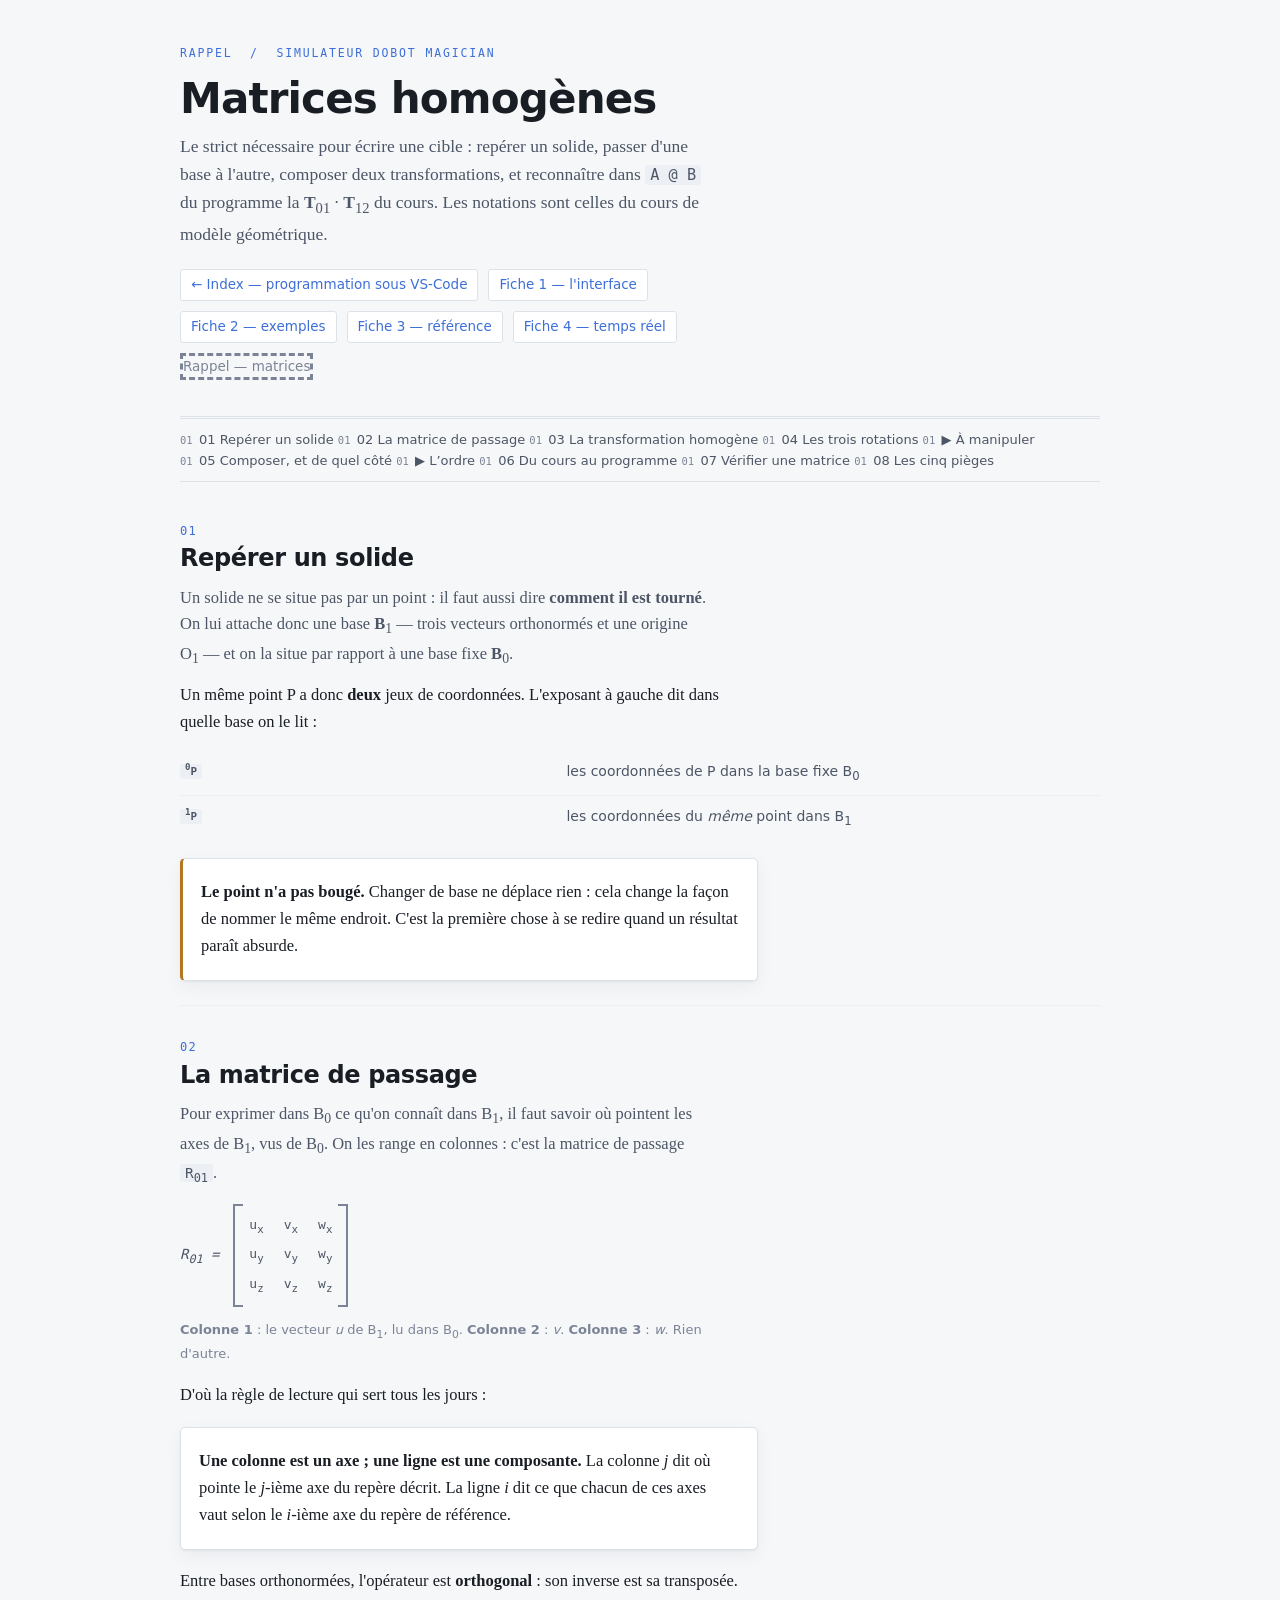
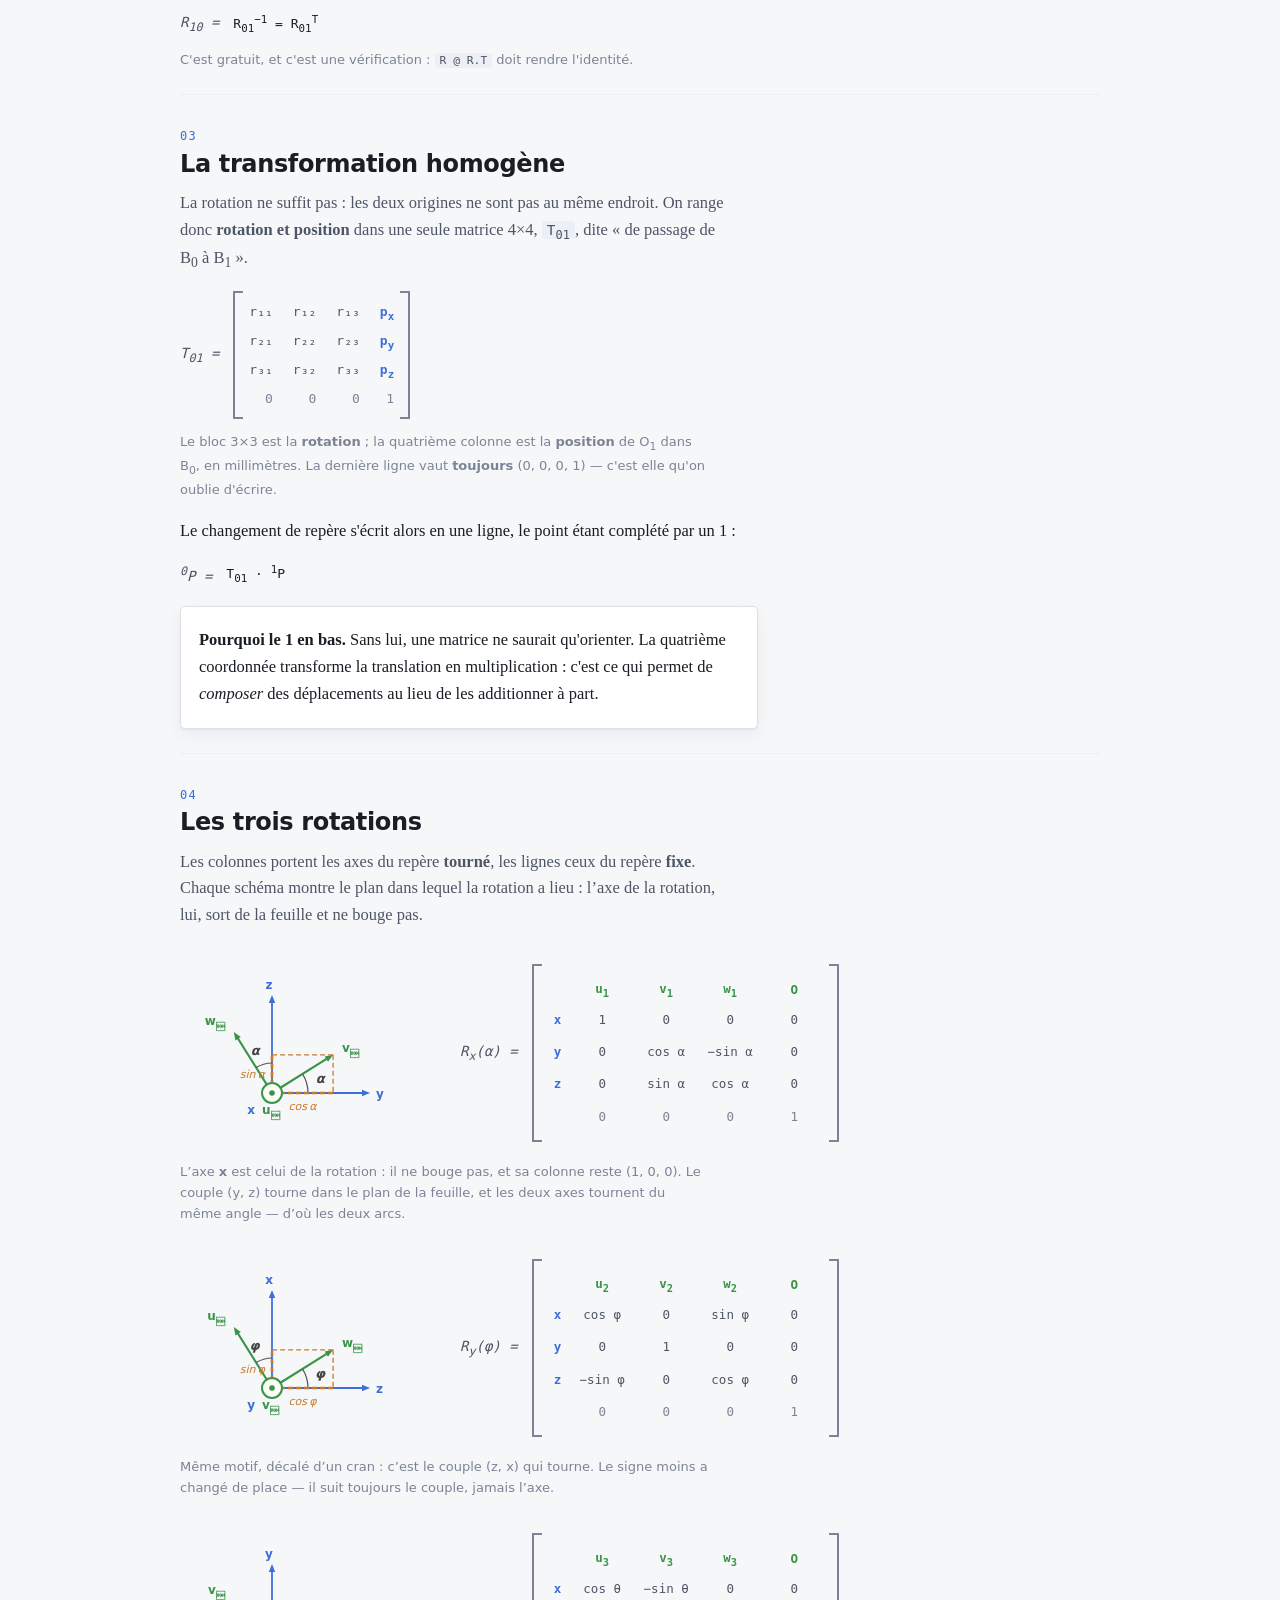
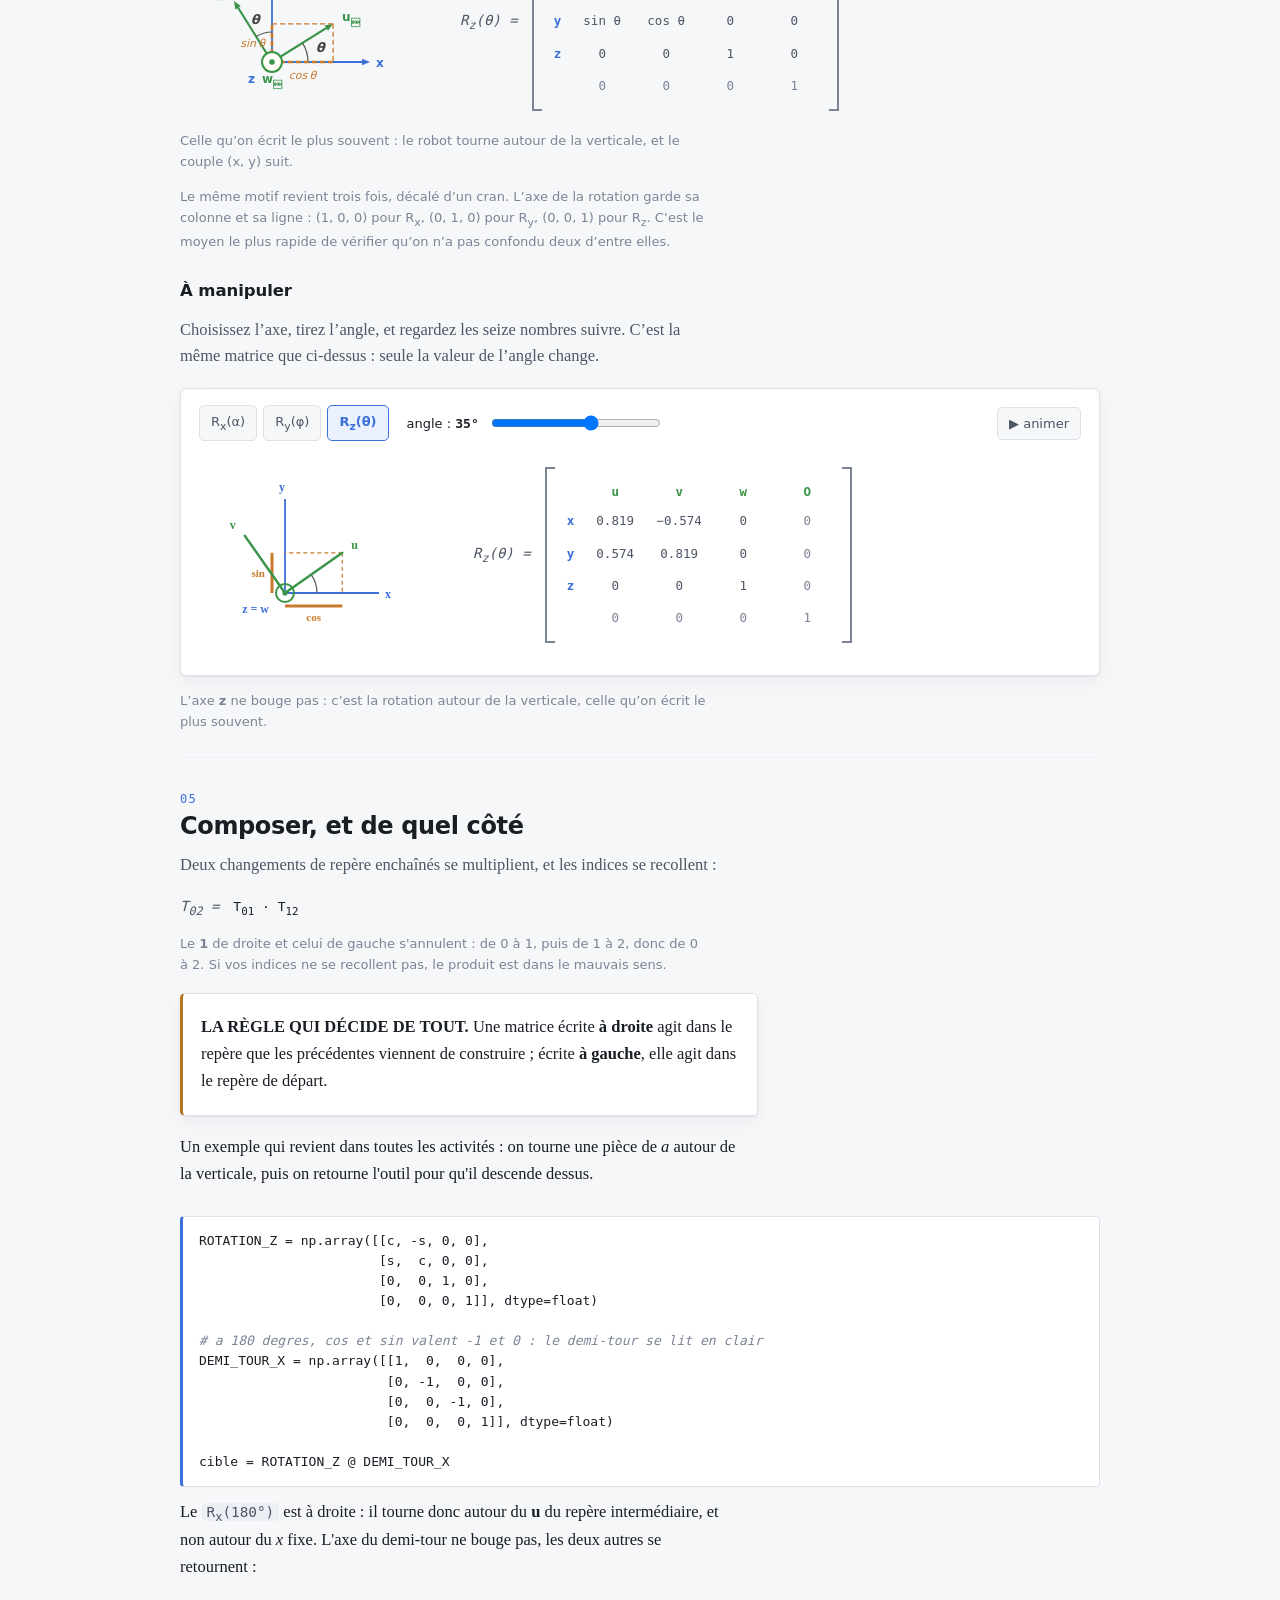
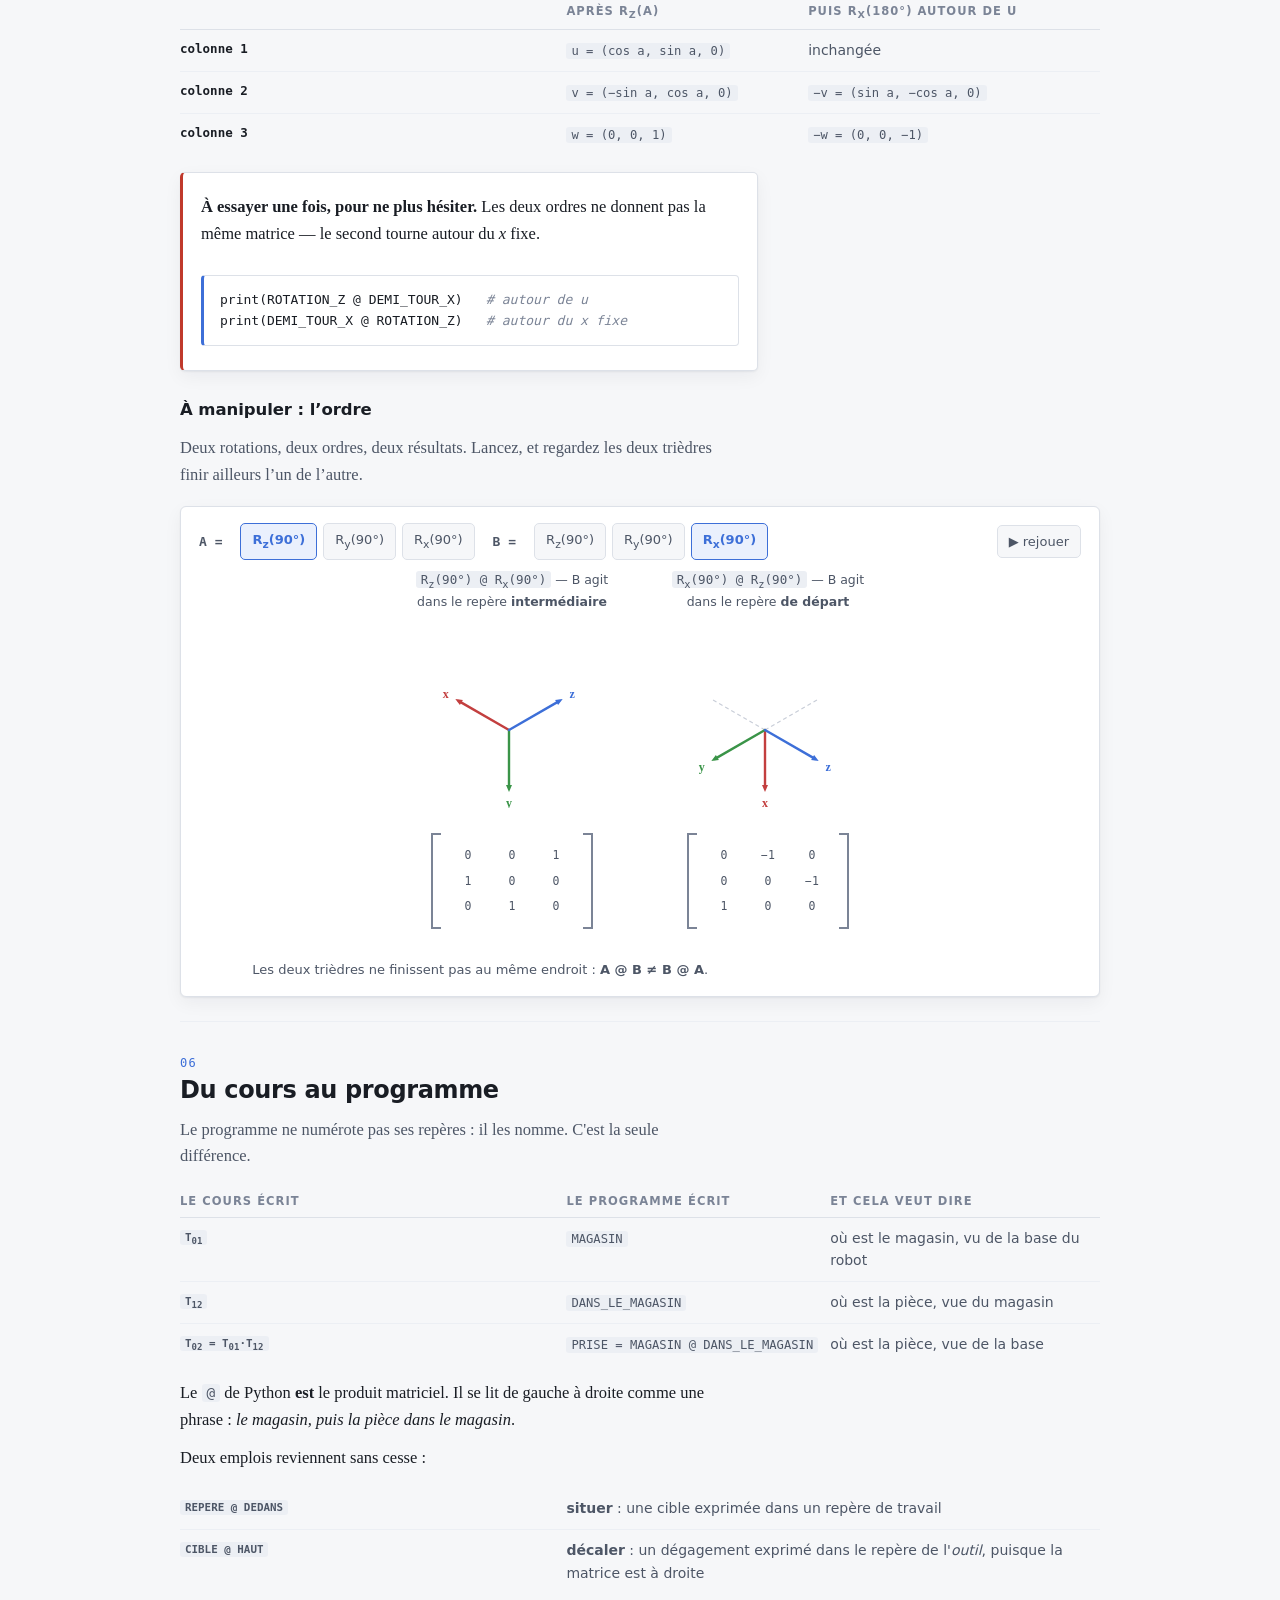
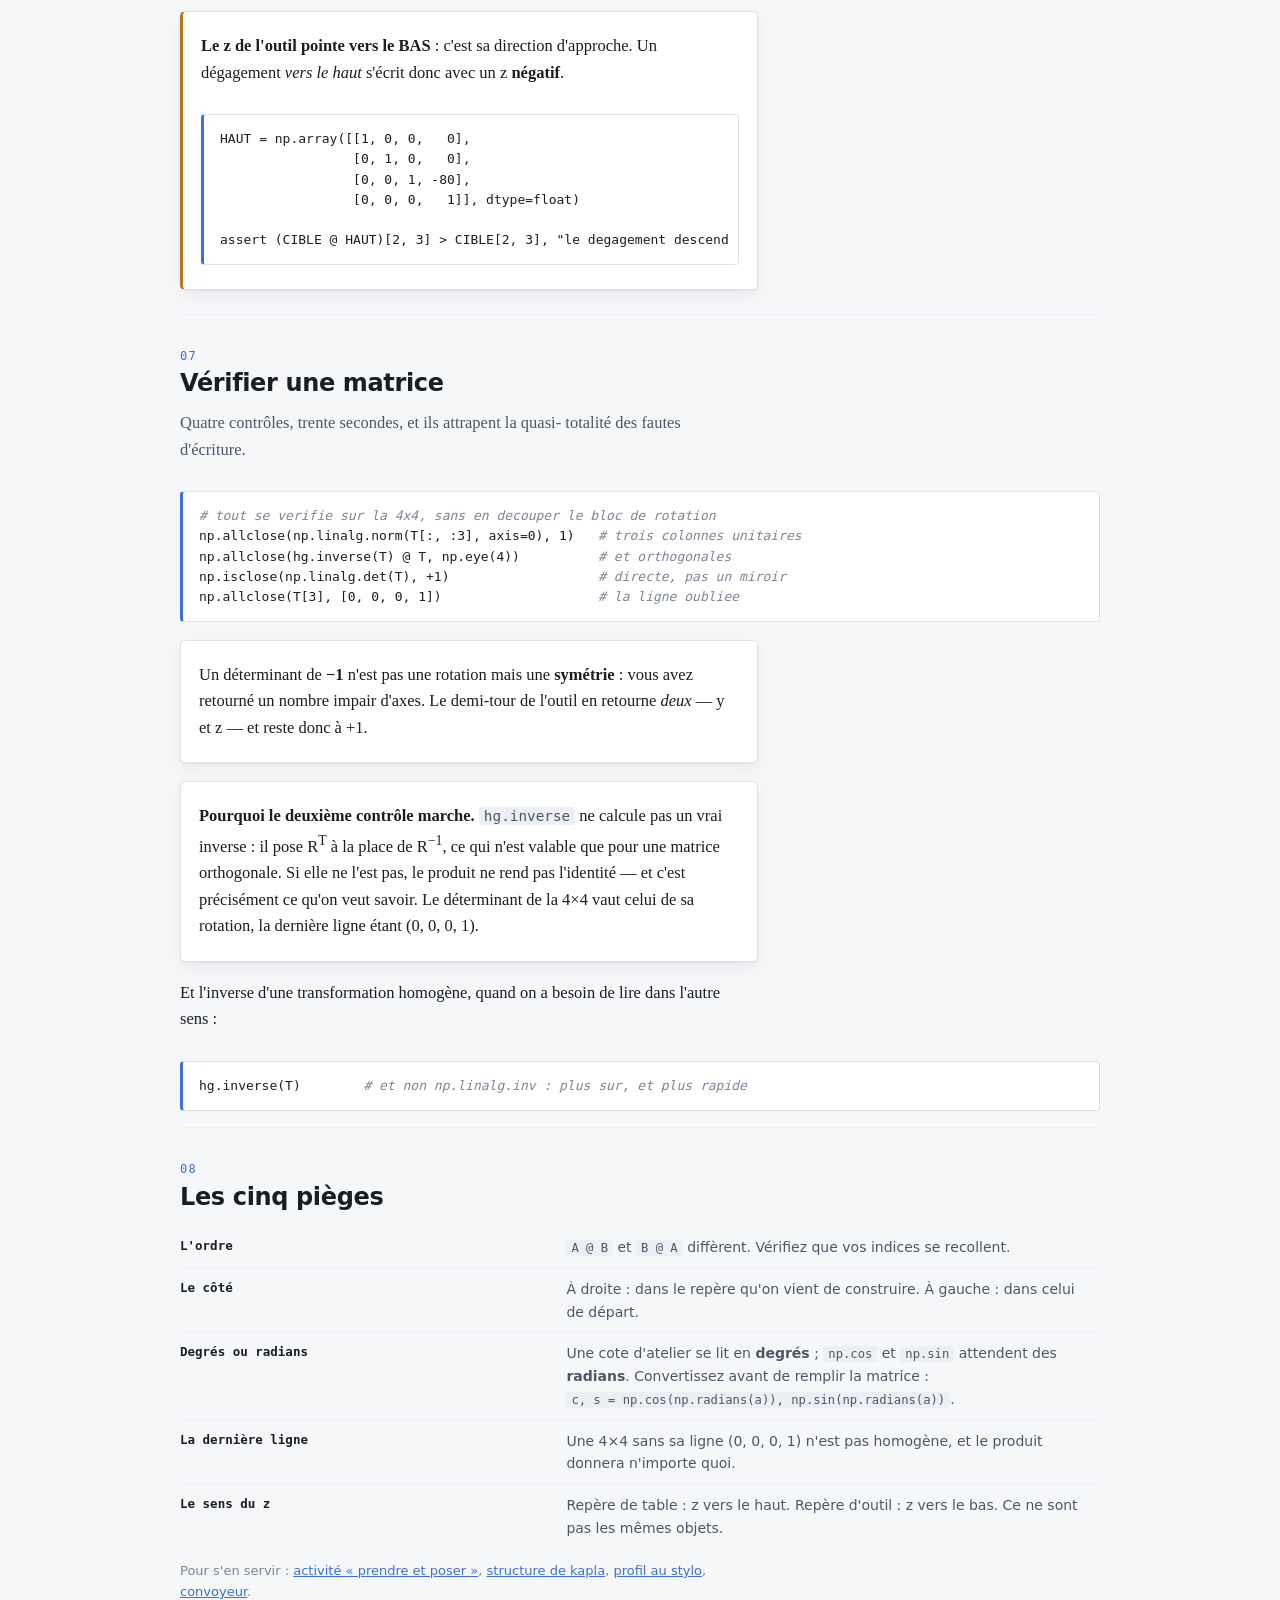
<file: cellule/fiches/fiche_matrices.html>
<!DOCTYPE html>
<html lang="fr">
<head>
<meta charset="utf-8">
<meta name="viewport" content="width=device-width, initial-scale=1">
<title>Matrices homog&egrave;nes &mdash; rappel</title>
<style>

:root{
  --fond:#f6f7f9; --carte:#ffffff; --encre:#191d24; --encre2:#4d5666;
  --muet:#7b8496; --trait:#dde1e8; --trait2:#eceff4;
  --accent:#3d6fd8; --accent-doux:#eaf0fd;
  --axe-x:#c33f3f; --axe-y:#3a9448; --axe-z:#3d6fd8; --axe-r:#7c96d8;
  --ok:#4c8f60; --alerte:#b3781f; --faute:#c0392b;
  --ombre:0 1px 2px rgba(20,28,45,.06), 0 6px 18px rgba(20,28,45,.05);
  --serif:Georgia,"Iowan Old Style","Times New Roman",serif;
  --sans:"Segoe UI",system-ui,-apple-system,"Helvetica Neue",Arial,sans-serif;
  --mono:"Cascadia Mono",Consolas,"DejaVu Sans Mono",monospace;
}
@media (prefers-color-scheme:dark){
  :root:not([data-theme="light"]){
    --fond:#12151a; --carte:#181c23; --encre:#e7eaf0; --encre2:#b9c1cf;
    --muet:#8993a5; --trait:#2a303a; --trait2:#21262e;
    --accent:#7aa2f7; --accent-doux:#1b2330;
    --axe-x:#e06a6a; --axe-y:#66c077; --axe-z:#7aa2f7; --axe-r:#9db4ea;
    --ok:#6fbc86; --alerte:#d7a44a; --faute:#e0705f;
    --ombre:0 1px 2px rgba(0,0,0,.35), 0 6px 18px rgba(0,0,0,.28);
  }
}
:root[data-theme="dark"]{
  --fond:#12151a; --carte:#181c23; --encre:#e7eaf0; --encre2:#b9c1cf;
  --muet:#8993a5; --trait:#2a303a; --trait2:#21262e;
  --accent:#7aa2f7; --accent-doux:#1b2330;
  --axe-x:#e06a6a; --axe-y:#66c077; --axe-z:#7aa2f7; --axe-r:#9db4ea;
  --ok:#6fbc86; --alerte:#d7a44a; --faute:#e0705f;
  --ombre:0 1px 2px rgba(0,0,0,.35), 0 6px 18px rgba(0,0,0,.28);
}

*{box-sizing:border-box;}
html{scroll-behavior:smooth; scroll-padding-top:74px;}
body{
  margin:0; background:var(--fond); color:var(--encre);
  font-family:var(--serif); font-size:16.5px; line-height:1.62;
  padding-inline:16px; padding-block:0;
}
.page{max-width:920px; margin:0 auto;}

/* ---- en-tete ---- */
header.une{padding-block:44px 26px; border-bottom:3px double var(--trait);}
.surtitre{
  font-family:var(--mono); font-size:11.5px; letter-spacing:.16em;
  text-transform:uppercase; color:var(--accent); margin:0 0 12px;
}
h1{
  font-family:var(--sans); font-weight:650; letter-spacing:-.02em;
  font-size:clamp(28px,5.2vw,42px); line-height:1.12; margin:0 0 10px;
  text-wrap:balance;
}
.chapeau{margin:0; color:var(--encre2); font-size:17.5px; max-width:62ch;}
.jeu-fiches{
  margin-top:20px; font-family:var(--sans); font-size:13.5px;
  display:flex; flex-wrap:wrap; gap:10px; align-items:center;
}
.jeu-fiches a{
  color:var(--accent); text-decoration:none;
  border:1px solid var(--trait); border-radius:3px; padding:4px 10px;
  background:var(--carte);
}
.jeu-fiches a:hover{border-color:var(--accent);}
.jeu-fiches .ici{color:var(--muet); border-style:dashed; background:none;}

/* ---- sommaire ---- */
nav.sommaire{
  position:sticky; top:0; z-index:5; background:var(--fond);
  border-bottom:1px solid var(--trait); margin-bottom:8px;
  padding-block:10px; font-family:var(--sans); font-size:13px;
}
nav.sommaire ol{
  list-style:none; display:flex; flex-wrap:wrap; gap:6px 18px;
  margin:0; padding:0; counter-reset:s;
}
nav.sommaire a{color:var(--encre2); text-decoration:none; white-space:nowrap;}
nav.sommaire a::before{
  counter-increment:s; content:counter(s,decimal-leading-zero) " ";
  font-family:var(--mono); font-size:10.5px; color:var(--muet);
}
nav.sommaire a:hover{color:var(--accent);}

/* ---- sections ---- */
section{padding-block:34px 6px; border-top:1px solid var(--trait2);}
section:first-of-type{border-top:none;}
h2{
  font-family:var(--sans); font-weight:640; letter-spacing:-.015em;
  font-size:24px; line-height:1.2; margin:0 0 4px; text-wrap:balance;
}
h2 .num{
  font-family:var(--mono); font-size:12px; font-weight:400;
  color:var(--accent); letter-spacing:.1em; display:block; margin-bottom:6px;
}
h3{
  font-family:var(--sans); font-weight:620; font-size:16.5px;
  margin:26px 0 6px; letter-spacing:-.005em;
}
p{margin:.7em 0; max-width:68ch;}
.intro{color:var(--encre2); max-width:66ch;}
ul,ol.liste{max-width:66ch; padding-left:1.2em;}
li{margin:.3em 0;}
a{color:var(--accent);}

/* ---- jetons ---- */
.ui{
  font-family:var(--sans); font-size:.9em; font-weight:600;
  background:var(--accent-doux); color:var(--accent);
  border-radius:3px; padding:1px 6px; white-space:nowrap;
}
kbd{
  font-family:var(--mono); font-size:.82em; background:var(--carte);
  border:1px solid var(--trait); border-bottom-width:2px; border-radius:4px;
  padding:1px 6px; color:var(--encre2); white-space:nowrap;
}
code{font-family:var(--mono); font-size:.87em; color:var(--encre2);
  background:var(--trait2); border-radius:3px; padding:1px 5px;}
pre{
  font-family:var(--mono); font-size:13px; line-height:1.55;
  background:var(--carte); border:1px solid var(--trait); border-left:3px solid var(--accent);
  border-radius:4px; padding:14px 16px; overflow-x:auto; margin:14px 0;
  color:var(--encre);
}
pre code{background:none; padding:0; font-size:inherit; color:inherit;}
pre .c{color:var(--muet); font-style:italic;}
pre .k{color:var(--accent); font-weight:600;}
pre .n{color:var(--axe-y);}

/* ---- tableaux ---- */
.cadre{overflow-x:auto; margin:16px 0;}
table{border-collapse:collapse; width:100%; min-width:520px;
  font-family:var(--sans); font-size:14px;}
caption{
  text-align:left; font-family:var(--mono); font-size:11px;
  letter-spacing:.14em; text-transform:uppercase; color:var(--muet);
  padding-bottom:8px;
}
th{
  text-align:left; font-weight:620; font-size:11.5px; letter-spacing:.09em;
  text-transform:uppercase; color:var(--muet);
  border-bottom:1px solid var(--trait); padding:6px 12px 6px 0;
}
td{border-bottom:1px solid var(--trait2); padding:9px 12px 9px 0;
  vertical-align:top; color:var(--encre2);}
td:first-child{color:var(--encre); font-weight:560; white-space:nowrap;}
td.libre:first-child{white-space:normal;}
tr:last-child td{border-bottom:none;}
td .mono,th .mono{font-family:var(--mono); font-size:12.5px;}
td.num{font-variant-numeric:tabular-nums; white-space:nowrap;}

/* ---- encarts ---- */
.note{
  background:var(--carte); border:1px solid var(--trait); border-radius:5px;
  box-shadow:var(--ombre); padding:14px 18px; margin:18px 0; max-width:70ch;
}
.note p{margin:.4em 0;}
.note .etiquette{
  font-family:var(--mono); font-size:10.5px; letter-spacing:.14em;
  text-transform:uppercase; display:block; margin-bottom:5px;
}
.note.attention{border-left:3px solid var(--alerte);}
.note.attention .etiquette{color:var(--alerte);}
.note.piege{border-left:3px solid var(--faute);}
.note.piege .etiquette{color:var(--faute);}
.note.astuce{border-left:3px solid var(--ok);}
.note.astuce .etiquette{color:var(--ok);}

/* ---- axes colores ---- */
.ax{font-family:var(--mono); font-weight:700;}
.ax-x{color:var(--axe-x);} .ax-y{color:var(--axe-y);}
.ax-z{color:var(--axe-z);} .ax-r{color:var(--axe-r);}

footer{
  margin-top:40px; padding-block:22px 48px; border-top:3px double var(--trait);
  font-family:var(--sans); font-size:13px; color:var(--muet);
}

@media (max-width:560px){
  body{font-size:16px;}
  nav.sommaire{position:static;}
}
@media print{
  :root{--fond:#fff; --carte:#fff;}
  body{font-size:11pt;} nav.sommaire{display:none;}
  section{break-inside:auto; page-break-inside:auto;}
  h2,h3{break-after:avoid;} .note,pre,.cadre{break-inside:avoid;}
}
@media (prefers-reduced-motion:reduce){html{scroll-behavior:auto;}}

/* ---- entrees de reference ---- */
.api{margin:28px 0 10px;}
.api .sig{
  background:var(--trait2); border-left:3px solid var(--accent);
  border-radius:0 4px 4px 0; margin-bottom:10px; color:var(--encre2);
  font-family:var(--mono); font-size:13.5px; line-height:1.65;
  /* la signature s'ecrit en entier : elle passe a la ligne au lieu de
     defiler, avec un retrait pour que la suite se distingue du nom */
  padding:10px 16px 10px 34px; text-indent:-18px;
  white-space:normal; overflow-wrap:break-word;
}
.api .sig b{color:var(--encre); font-weight:700;}
.api .sig i{color:var(--accent); font-style:italic;}
.api .sig u{color:var(--muet); text-decoration:none;}
.api .corps{padding-left:16px; border-left:1px solid var(--trait2);}
.api .corps > p:first-child{margin-top:0;}
.api .corps p{max-width:66ch;}
dl.params{
  display:grid; grid-template-columns:max-content 1fr; gap:7px 18px;
  margin:12px 0; font-family:var(--sans); font-size:14px; max-width:70ch;
}
dl.params dt{
  font-family:var(--mono); font-size:12.5px; font-weight:600;
  color:var(--encre); white-space:nowrap; padding-top:1px;
}
dl.params dd{margin:0; color:var(--encre2);}
.ty{
  font-family:var(--sans); font-size:10px; font-weight:400; color:var(--muet);
  border:1px solid var(--trait); border-radius:2px; padding:0 4px; margin-left:5px;
  white-space:nowrap;
}
.rend{font-family:var(--sans); font-size:14px; color:var(--encre2);
  margin:10px 0; max-width:70ch;}
.rend > b{
  font-family:var(--mono); font-size:10.5px; letter-spacing:.13em;
  text-transform:uppercase; color:var(--accent); font-weight:400;
  margin-right:10px;
}
.rend.leve > b{color:var(--faute);}
.api pre{margin:12px 0 0;}

/* ---- listes compactes de fonctions ---- */
table.compacte td:first-child{
  font-family:var(--mono); font-size:12.5px; white-space:normal;
  color:var(--encre); font-weight:600; width:42%;
}
table.compacte td{vertical-align:top;}

/* ---- rappel de lecture ---- */
.legende{
  background:var(--carte); border:1px solid var(--trait); border-radius:5px;
  padding:6px 18px 18px; margin:18px 0; box-shadow:var(--ombre);
}
@media (max-width:620px){
  dl.params{grid-template-columns:1fr; gap:2px 0;}
  dl.params dd{margin:0 0 8px;}
  table.compacte td:first-child{width:auto;}
}
/* ---- matrices homogenes ---- */
.matrice{
  display:flex; align-items:center; gap:14px; flex-wrap:wrap;
  margin:16px 0; font-family:var(--mono); font-size:13px;
}
.matrice .etiq{font-style:italic; color:var(--encre2); font-size:14px;}
.matrice .grille{
  display:grid; grid-template-columns:repeat(4, minmax(0, auto));
  gap:5px 20px; padding:10px 16px; position:relative;
  font-variant-numeric:tabular-nums;
}
.matrice .grille::before,.matrice .grille::after{
  content:""; position:absolute; top:0; bottom:0; width:8px;
  border:2px solid var(--muet);
}
.matrice .grille::before{left:0; border-right:none;}
.matrice .grille::after{right:0; border-left:none;}
.matrice .grille span{text-align:right; white-space:nowrap; color:var(--encre2);}
.matrice .grille span.pos{color:var(--accent); font-weight:700;}
.matrice .grille span.bas{color:var(--muet);}
.legende-mat{
  font-family:var(--sans); font-size:13px; color:var(--muet);
  margin:-4px 0 18px; max-width:64ch;
}
@media (max-width:520px){
  .matrice{font-size:11.5px; gap:8px;}
  .matrice .grille{gap:4px 10px; padding:8px 12px;}
}
/* ---- renvois vers les exemples de la fiche 2 ---- */
.voir{
  font-family:var(--sans); font-size:12.5px; margin:12px 0 0;
  color:var(--muet); display:flex; flex-wrap:wrap; gap:4px 14px;
  align-items:baseline;
}
.voir .mot{
  font-family:var(--mono); font-size:10px; letter-spacing:.13em;
  text-transform:uppercase; color:var(--muet);
}
.voir a{
  color:var(--accent); text-decoration:none;
  border-bottom:1px solid transparent;
}
.voir a::before{content:"\2192"; margin-right:5px; color:var(--muet);}
.voir a:hover{border-bottom-color:var(--accent);}
/* ---- les rotations : schema + matrice cote a cote ---- */
.duo{display:flex; align-items:center; gap:22px; flex-wrap:wrap; margin:18px 0 6px;}
.rotfig{flex:0 0 auto; font-family:var(--sans);}
.grille.rot{
  display:grid; grid-template-columns:auto repeat(4, minmax(58px, auto));
  gap:2px 6px; align-items:center; font-family:var(--mono); font-size:12.5px;
}
.grille.rot > span{text-align:center; padding:5px 6px; border-radius:4px;}
.grille.rot .titre{color:var(--axe-y); font-weight:700; padding-bottom:2px;}
.grille.rot .cote{color:var(--axe-z); font-weight:700; text-align:right;}
.grille.rot .vide{padding:0;}
.grille.rot .bas{color:var(--muet);}

/* ---- l'animation ---- */
.demo{
  background:var(--carte); border:1px solid var(--trait); border-radius:6px;
  box-shadow:var(--ombre); padding:16px 18px; margin:18px 0;
}
.demo-cmd{display:flex; align-items:center; gap:18px; flex-wrap:wrap;
  font-family:var(--sans); font-size:13px; margin-bottom:10px;}
.demo .axes{display:flex; gap:6px;}
.demo button{
  font:inherit; cursor:pointer; padding:5px 11px; border-radius:5px;
  border:1px solid var(--trait); background:var(--fond); color:var(--encre2);
}
.demo button.actif{background:var(--accent-doux); border-color:var(--accent);
  color:var(--accent); font-weight:600;}
.demo .jouer{margin-left:auto;}
.demo .curseur{display:flex; align-items:center; gap:10px;}
.demo .curseur input{width:170px;}
.demo output{font-family:var(--mono); font-weight:700;}
.demo-corps{display:flex; align-items:center; gap:24px; flex-wrap:wrap;}
@media (max-width:640px){ .duo, .demo-corps{gap:12px;} }
/* ---- l'animation de l'ordre ---- */
.demo-ordre .quoi{font-family:var(--mono); font-weight:700; color:var(--encre2);}
.deux-vues{display:flex; gap:26px; flex-wrap:wrap; justify-content:center;}
.deux-vues figure{margin:0; text-align:center;}
.deux-vues figcaption{
  font-family:var(--sans); font-size:12.5px; color:var(--encre2);
  max-width:28ch; margin:0 auto 6px;
}
.deux-vues figcaption code{font-size:12.5px;}
.grille.rot.petite{
  grid-template-columns:repeat(3, 42px); gap:1px 2px; font-size:11.5px;
  justify-content:center; margin:0 auto;
}
.grille.rot.petite > span{padding:3px 2px;}
.verdict{
  font-family:var(--sans); font-size:13px; color:var(--encre2);
  text-align:center; margin:14px 0 0;
}
</style>
</head>
<body>
<div class="page">

<header class="une">
  <p class="surtitre">Rappel &nbsp;/&nbsp; Simulateur Dobot Magician</p>
  <h1>Matrices homog&egrave;nes</h1>
  <p class="chapeau">Le strict n&eacute;cessaire pour &eacute;crire une cible&nbsp;: rep&eacute;rer un
  solide, passer d'une base &agrave; l'autre, composer deux transformations, et
  reconna&icirc;tre dans <code class="k">A&nbsp;@&nbsp;B</code> du programme la
  <strong>T</strong><sub>01</sub>&nbsp;&middot;&nbsp;<strong>T</strong><sub>12</sub> du
  cours. Les notations sont celles du cours de mod&egrave;le g&eacute;om&eacute;trique.</p>
  <p class="jeu-fiches">
    <a href="fiche_index.html">&larr; Index &mdash; programmation sous VS-Code</a>
    <a href="fiche_interface.html">Fiche 1 &mdash; l'interface</a>
    <a href="fiche_programmation.html">Fiche 2 &mdash; exemples</a>
    <a href="fiche_api.html">Fiche 3 &mdash; r&eacute;f&eacute;rence</a>
    <a href="fiche_commande.html">Fiche 4 &mdash; temps r&eacute;el</a>
    <span class="ici">Rappel &mdash; matrices</span>
  </p>
</header>

<nav class="sommaire">
  <a href="#reperer">01 Rep&eacute;rer un solide</a>
  <a href="#passage">02 La matrice de passage</a>
  <a href="#homogene">03 La transformation homog&egrave;ne</a>
  <a href="#rotations">04 Les trois rotations</a>
  <a href="#animation">&#9654; &#192; manipuler</a>
  <a href="#composer">05 Composer, et de quel c&ocirc;t&eacute;</a>
  <a href="#ordre">&#9654; L&#8217;ordre</a>
  <a href="#programme">06 Du cours au programme</a>
  <a href="#verifier">07 V&eacute;rifier une matrice</a>
  <a href="#pieges">08 Les cinq pi&egrave;ges</a>
</nav>

<!-- ------------------------------------------------------------------ -->
<section id="reperer">
<h2><span class="num">01</span> Rep&eacute;rer un solide</h2>

<p class="intro">Un solide ne se situe pas par un point&nbsp;: il faut aussi
dire <strong>comment il est tourn&eacute;</strong>. On lui attache donc une base
<strong>B</strong><sub>1</sub>&nbsp;&mdash; trois vecteurs orthonorm&eacute;s et une
origine O<sub>1</sub>&nbsp;&mdash; et on la situe par rapport &agrave; une base fixe
<strong>B</strong><sub>0</sub>.</p>

<p>Un m&ecirc;me point P a donc <strong>deux</strong> jeux de coordonn&eacute;es. L'exposant
&agrave; gauche dit dans quelle base on le lit&nbsp;:</p>

<div class="cadre"><table class="compacte">
<tr><td><code class="k"><sup>0</sup>P</code></td>
    <td>les coordonn&eacute;es de P dans la base fixe B<sub>0</sub></td></tr>
<tr><td><code class="k"><sup>1</sup>P</code></td>
    <td>les coordonn&eacute;es du <em>m&ecirc;me</em> point dans B<sub>1</sub></td></tr>
</table></div>

<div class="note attention">
<p><strong>Le point n'a pas bougé.</strong> Changer de base ne d&eacute;place rien&nbsp;:
cela change la fa&ccedil;on de nommer le m&ecirc;me endroit. C'est la premi&egrave;re chose &agrave;
se redire quand un r&eacute;sultat para&icirc;t absurde.</p>
</div>
</section>

<!-- ------------------------------------------------------------------ -->
<section id="passage">
<h2><span class="num">02</span> La matrice de passage</h2>

<p class="intro">Pour exprimer dans B<sub>0</sub> ce qu'on conna&icirc;t dans
B<sub>1</sub>, il faut savoir o&ugrave; pointent les axes de B<sub>1</sub>, vus de
B<sub>0</sub>. On les range en colonnes&nbsp;: c'est la matrice de passage
<code class="k">R<sub>01</sub></code>.</p>

<div class="matrice">
  <span class="etiq">R<sub>01</sub>&nbsp;=</span>
  <div class="grille" style="grid-template-columns:repeat(3,1fr)">
    <span>u<sub>x</sub></span><span>v<sub>x</sub></span><span>w<sub>x</sub></span>
    <span>u<sub>y</sub></span><span>v<sub>y</sub></span><span>w<sub>y</sub></span>
    <span>u<sub>z</sub></span><span>v<sub>z</sub></span><span>w<sub>z</sub></span>
  </div>
</div>
<p class="legende-mat"><strong>Colonne 1</strong>&nbsp;: le vecteur <em>u</em>
de B<sub>1</sub>, lu dans B<sub>0</sub>. <strong>Colonne 2</strong>&nbsp;:
<em>v</em>. <strong>Colonne 3</strong>&nbsp;: <em>w</em>. Rien d'autre.</p>

<p>D'o&ugrave; la r&egrave;gle de lecture qui sert tous les jours&nbsp;:</p>

<div class="note">
<p><strong>Une colonne est un axe ; une ligne est une composante.</strong>
La colonne&nbsp;<em>j</em> dit o&ugrave; pointe le <em>j</em>-i&egrave;me axe du rep&egrave;re
d&eacute;crit. La ligne&nbsp;<em>i</em> dit ce que chacun de ces axes vaut selon le
<em>i</em>-i&egrave;me axe du rep&egrave;re de r&eacute;f&eacute;rence.</p>
</div>

<p>Entre bases orthonorm&eacute;es, l'op&eacute;rateur est <strong>orthogonal</strong>&nbsp;: son
inverse est sa transpos&eacute;e.</p>

<div class="matrice">
  <span class="etiq">R<sub>10</sub>&nbsp;=</span>
  <span>R<sub>01</sub><sup>&minus;1</sup>&nbsp;=&nbsp;R<sub>01</sub><sup>T</sup></span>
</div>
<p class="legende-mat">C'est gratuit, et c'est une v&eacute;rification&nbsp;:
<code class="k">R&nbsp;@&nbsp;R.T</code> doit rendre l'identit&eacute;.</p>
</section>

<!-- ------------------------------------------------------------------ -->
<section id="homogene">
<h2><span class="num">03</span> La transformation homog&egrave;ne</h2>

<p class="intro">La rotation ne suffit pas&nbsp;: les deux origines ne sont pas
au m&ecirc;me endroit. On range donc <strong>rotation et position</strong> dans une
seule matrice 4&times;4, <code class="k">T<sub>01</sub></code>, dite
&laquo;&nbsp;de passage de B<sub>0</sub> &agrave; B<sub>1</sub>&nbsp;&raquo;.</p>

<div class="matrice">
  <span class="etiq">T<sub>01</sub>&nbsp;=</span>
  <div class="grille">
    <span>r&#8321;&#8321;</span><span>r&#8321;&#8322;</span><span>r&#8321;&#8323;</span><span class="pos">p<sub>x</sub></span>
    <span>r&#8322;&#8321;</span><span>r&#8322;&#8322;</span><span>r&#8322;&#8323;</span><span class="pos">p<sub>y</sub></span>
    <span>r&#8323;&#8321;</span><span>r&#8323;&#8322;</span><span>r&#8323;&#8323;</span><span class="pos">p<sub>z</sub></span>
    <span class="bas">0</span><span class="bas">0</span><span class="bas">0</span><span class="bas">1</span>
  </div>
</div>
<p class="legende-mat">Le bloc 3&times;3 est la <strong>rotation</strong>&nbsp;;
la quatri&egrave;me colonne est la <strong>position</strong> de O<sub>1</sub> dans
B<sub>0</sub>, en millim&egrave;tres. La derni&egrave;re ligne vaut
<strong>toujours</strong> (0,&nbsp;0,&nbsp;0,&nbsp;1)&nbsp;&mdash; c'est elle qu'on
oublie d'&eacute;crire.</p>

<p>Le changement de rep&egrave;re s'&eacute;crit alors en une ligne, le point &eacute;tant
compl&eacute;t&eacute; par un 1&nbsp;:</p>

<div class="matrice">
  <span class="etiq"><sup>0</sup>P&nbsp;=</span>
  <span>T<sub>01</sub>&nbsp;&middot;&nbsp;<sup>1</sup>P</span>
</div>

<div class="note">
<p><strong>Pourquoi le 1 en bas.</strong> Sans lui, une matrice ne saurait
qu'orienter. La quatri&egrave;me coordonn&eacute;e transforme la translation en
multiplication&nbsp;: c'est ce qui permet de <em>composer</em> des d&eacute;placements
au lieu de les additionner &agrave; part.</p>
</div>
</section>

<!-- ------------------------------------------------------------------ -->
<section id="rotations">
<h2><span class="num">04</span> Les trois rotations</h2>

<p class="intro">Les colonnes portent les axes du rep&egrave;re
<strong>tourn&eacute;</strong>, les lignes ceux du rep&egrave;re
<strong>fixe</strong>. Chaque sch&eacute;ma montre le plan dans lequel la
rotation a lieu&nbsp;: l&#8217;axe de la rotation, lui, sort de la feuille et
ne bouge pas.</p>

<div class="duo">
<svg viewBox="0 0 258 212" width="258" height="212" class="rotfig" role="img" aria-label="rotation autour de x"><line x1="92.0" y1="146.0" x2="185.2" y2="146.0" stroke="#3d6fd8" stroke-width="1.8" stroke-linecap="round"/><polygon points="190.0,146.0 182.0,149.2 182.0,142.8" fill="#3d6fd8"/><line x1="92.0" y1="146.0" x2="92.0" y2="52.8" stroke="#3d6fd8" stroke-width="1.8" stroke-linecap="round"/><polygon points="92.0,48.0 95.2,56.0 88.8,56.0" fill="#3d6fd8"/><text x="196.0" y="151.0" font-size="12" font-weight="700" fill="#3d6fd8" text-anchor="start">y</text><text x="89.0" y="42.0" font-size="12" font-weight="700" fill="#3d6fd8" text-anchor="middle">z</text><line x1="92.0" y1="146.0" x2="149.0" y2="110.4" stroke="#3a9448" stroke-width="2.2" stroke-linecap="round"/><polygon points="153.1,107.8 148.0,114.8 144.6,109.4" fill="#3a9448"/><line x1="92.0" y1="146.0" x2="56.4" y2="89.0" stroke="#3a9448" stroke-width="2.2" stroke-linecap="round"/><polygon points="53.8,84.9 60.8,90.0 55.4,93.4" fill="#3a9448"/><text x="162.1" y="104.8" font-size="12" font-weight="700" fill="#3a9448" text-anchor="start">v<tspan baseline-shift="sub" font-size="9"></tspan></text><text x="44.8" y="77.9" font-size="12" font-weight="700" fill="#3a9448" text-anchor="end">w<tspan baseline-shift="sub" font-size="9"></tspan></text><path d="M 128.0 146.0 A 36.0 36.0 0 0 0 122.5 126.9" fill="none" stroke="#555" stroke-width="1.2"/><text x="140.1" y="136.2" font-size="13" font-weight="700" fill="#444" text-anchor="middle" font-style="italic">&alpha;</text><path d="M 92.0 116.0 A 30 30 0 0 0 76.1 120.6" fill="none" stroke="#555" stroke-width="1.2"/><text x="79.7" y="107.7" font-size="13" font-weight="700" fill="#444" text-anchor="end" font-style="italic">&alpha;</text><line x1="153.1" y1="107.8" x2="153.1" y2="146.0" stroke="#c8792a" stroke-width="1.3" stroke-dasharray="5 3"/><line x1="153.1" y1="107.8" x2="92.0" y2="107.8" stroke="#c8792a" stroke-width="1.3" stroke-dasharray="5 3"/><line x1="92.0" y1="146.0" x2="153.1" y2="146.0" stroke="#c8792a" stroke-width="2.6" stroke-dasharray="5 3"/><line x1="92.0" y1="146.0" x2="92.0" y2="107.8" stroke="#c8792a" stroke-width="2.6" stroke-dasharray="5 3"/><text x="122.5" y="163.0" font-size="11" font-weight="400" fill="#c8792a" text-anchor="middle" font-style="italic">cos&#8201;&alpha;</text><text x="85.0" y="130.9" font-size="11" font-weight="400" fill="#c8792a" text-anchor="end" font-style="italic">sin&#8201;&alpha;</text><circle cx="92.0" cy="146.0" r="10" fill="#fdfcf7" stroke="#3a9448" stroke-width="2"/><circle cx="92.0" cy="146.0" r="2.8" fill="#3a9448"/><text x="75.0" y="167.0" font-size="12" font-weight="700" fill="#3d6fd8" text-anchor="end">x</text><text x="82.0" y="167.0" font-size="12" font-weight="700" fill="#3a9448" text-anchor="start">u<tspan baseline-shift="sub" font-size="9"></tspan></text></svg>
<div class="matrice"><span class="etiq">R<sub>x</sub>(&alpha;) =</span><div class="grille rot"><span class="vide"></span><span class="titre">u<sub>1</sub></span><span class="titre">v<sub>1</sub></span><span class="titre">w<sub>1</sub></span><span class="titre">O</span><span class="cote">x</span><span>1</span><span>0</span><span>0</span><span>0</span><span class="cote">y</span><span>0</span><span>cos&#8201;&alpha;</span><span>&minus;sin&#8201;&alpha;</span><span>0</span><span class="cote">z</span><span>0</span><span>sin&#8201;&alpha;</span><span>cos&#8201;&alpha;</span><span>0</span><span class="cote"></span><span class="bas">0</span><span class="bas">0</span><span class="bas">0</span><span class="bas">1</span></div></div>
</div>
<p class="legende-mat">L&#8217;axe <strong>x</strong> est celui de la rotation&nbsp;: il ne bouge pas, et sa colonne reste (1,&nbsp;0,&nbsp;0). Le couple (y,&nbsp;z) tourne dans le plan de la feuille, et les deux axes tournent du m&#234;me angle&nbsp;&#8212; d&#8217;o&#249; les deux arcs.</p>

<div class="duo">
<svg viewBox="0 0 258 212" width="258" height="212" class="rotfig" role="img" aria-label="rotation autour de y"><line x1="92.0" y1="146.0" x2="185.2" y2="146.0" stroke="#3d6fd8" stroke-width="1.8" stroke-linecap="round"/><polygon points="190.0,146.0 182.0,149.2 182.0,142.8" fill="#3d6fd8"/><line x1="92.0" y1="146.0" x2="92.0" y2="52.8" stroke="#3d6fd8" stroke-width="1.8" stroke-linecap="round"/><polygon points="92.0,48.0 95.2,56.0 88.8,56.0" fill="#3d6fd8"/><text x="196.0" y="151.0" font-size="12" font-weight="700" fill="#3d6fd8" text-anchor="start">z</text><text x="89.0" y="42.0" font-size="12" font-weight="700" fill="#3d6fd8" text-anchor="middle">x</text><line x1="92.0" y1="146.0" x2="149.0" y2="110.4" stroke="#3a9448" stroke-width="2.2" stroke-linecap="round"/><polygon points="153.1,107.8 148.0,114.8 144.6,109.4" fill="#3a9448"/><line x1="92.0" y1="146.0" x2="56.4" y2="89.0" stroke="#3a9448" stroke-width="2.2" stroke-linecap="round"/><polygon points="53.8,84.9 60.8,90.0 55.4,93.4" fill="#3a9448"/><text x="162.1" y="104.8" font-size="12" font-weight="700" fill="#3a9448" text-anchor="start">w<tspan baseline-shift="sub" font-size="9"></tspan></text><text x="44.8" y="77.9" font-size="12" font-weight="700" fill="#3a9448" text-anchor="end">u<tspan baseline-shift="sub" font-size="9"></tspan></text><path d="M 128.0 146.0 A 36.0 36.0 0 0 0 122.5 126.9" fill="none" stroke="#555" stroke-width="1.2"/><text x="140.1" y="136.2" font-size="13" font-weight="700" fill="#444" text-anchor="middle" font-style="italic">&phi;</text><path d="M 92.0 116.0 A 30 30 0 0 0 76.1 120.6" fill="none" stroke="#555" stroke-width="1.2"/><text x="79.7" y="107.7" font-size="13" font-weight="700" fill="#444" text-anchor="end" font-style="italic">&phi;</text><line x1="153.1" y1="107.8" x2="153.1" y2="146.0" stroke="#c8792a" stroke-width="1.3" stroke-dasharray="5 3"/><line x1="153.1" y1="107.8" x2="92.0" y2="107.8" stroke="#c8792a" stroke-width="1.3" stroke-dasharray="5 3"/><line x1="92.0" y1="146.0" x2="153.1" y2="146.0" stroke="#c8792a" stroke-width="2.6" stroke-dasharray="5 3"/><line x1="92.0" y1="146.0" x2="92.0" y2="107.8" stroke="#c8792a" stroke-width="2.6" stroke-dasharray="5 3"/><text x="122.5" y="163.0" font-size="11" font-weight="400" fill="#c8792a" text-anchor="middle" font-style="italic">cos&#8201;&phi;</text><text x="85.0" y="130.9" font-size="11" font-weight="400" fill="#c8792a" text-anchor="end" font-style="italic">sin&#8201;&phi;</text><circle cx="92.0" cy="146.0" r="10" fill="#fdfcf7" stroke="#3a9448" stroke-width="2"/><circle cx="92.0" cy="146.0" r="2.8" fill="#3a9448"/><text x="75.0" y="167.0" font-size="12" font-weight="700" fill="#3d6fd8" text-anchor="end">y</text><text x="82.0" y="167.0" font-size="12" font-weight="700" fill="#3a9448" text-anchor="start">v<tspan baseline-shift="sub" font-size="9"></tspan></text></svg>
<div class="matrice"><span class="etiq">R<sub>y</sub>(&phi;) =</span><div class="grille rot"><span class="vide"></span><span class="titre">u<sub>2</sub></span><span class="titre">v<sub>2</sub></span><span class="titre">w<sub>2</sub></span><span class="titre">O</span><span class="cote">x</span><span>cos&#8201;&phi;</span><span>0</span><span>sin&#8201;&phi;</span><span>0</span><span class="cote">y</span><span>0</span><span>1</span><span>0</span><span>0</span><span class="cote">z</span><span>&minus;sin&#8201;&phi;</span><span>0</span><span>cos&#8201;&phi;</span><span>0</span><span class="cote"></span><span class="bas">0</span><span class="bas">0</span><span class="bas">0</span><span class="bas">1</span></div></div>
</div>
<p class="legende-mat">M&#234;me motif, d&#233;cal&#233; d&#8217;un cran&nbsp;: c&#8217;est le couple (z,&nbsp;x) qui tourne. Le signe moins a chang&#233; de place &#8212; il suit toujours le couple, jamais l&#8217;axe.</p>

<div class="duo">
<svg viewBox="0 0 258 212" width="258" height="212" class="rotfig" role="img" aria-label="rotation autour de z"><line x1="92.0" y1="146.0" x2="185.2" y2="146.0" stroke="#3d6fd8" stroke-width="1.8" stroke-linecap="round"/><polygon points="190.0,146.0 182.0,149.2 182.0,142.8" fill="#3d6fd8"/><line x1="92.0" y1="146.0" x2="92.0" y2="52.8" stroke="#3d6fd8" stroke-width="1.8" stroke-linecap="round"/><polygon points="92.0,48.0 95.2,56.0 88.8,56.0" fill="#3d6fd8"/><text x="196.0" y="151.0" font-size="12" font-weight="700" fill="#3d6fd8" text-anchor="start">x</text><text x="89.0" y="42.0" font-size="12" font-weight="700" fill="#3d6fd8" text-anchor="middle">y</text><line x1="92.0" y1="146.0" x2="149.0" y2="110.4" stroke="#3a9448" stroke-width="2.2" stroke-linecap="round"/><polygon points="153.1,107.8 148.0,114.8 144.6,109.4" fill="#3a9448"/><line x1="92.0" y1="146.0" x2="56.4" y2="89.0" stroke="#3a9448" stroke-width="2.2" stroke-linecap="round"/><polygon points="53.8,84.9 60.8,90.0 55.4,93.4" fill="#3a9448"/><text x="162.1" y="104.8" font-size="12" font-weight="700" fill="#3a9448" text-anchor="start">u<tspan baseline-shift="sub" font-size="9"></tspan></text><text x="44.8" y="77.9" font-size="12" font-weight="700" fill="#3a9448" text-anchor="end">v<tspan baseline-shift="sub" font-size="9"></tspan></text><path d="M 128.0 146.0 A 36.0 36.0 0 0 0 122.5 126.9" fill="none" stroke="#555" stroke-width="1.2"/><text x="140.1" y="136.2" font-size="13" font-weight="700" fill="#444" text-anchor="middle" font-style="italic">&theta;</text><path d="M 92.0 116.0 A 30 30 0 0 0 76.1 120.6" fill="none" stroke="#555" stroke-width="1.2"/><text x="79.7" y="107.7" font-size="13" font-weight="700" fill="#444" text-anchor="end" font-style="italic">&theta;</text><line x1="153.1" y1="107.8" x2="153.1" y2="146.0" stroke="#c8792a" stroke-width="1.3" stroke-dasharray="5 3"/><line x1="153.1" y1="107.8" x2="92.0" y2="107.8" stroke="#c8792a" stroke-width="1.3" stroke-dasharray="5 3"/><line x1="92.0" y1="146.0" x2="153.1" y2="146.0" stroke="#c8792a" stroke-width="2.6" stroke-dasharray="5 3"/><line x1="92.0" y1="146.0" x2="92.0" y2="107.8" stroke="#c8792a" stroke-width="2.6" stroke-dasharray="5 3"/><text x="122.5" y="163.0" font-size="11" font-weight="400" fill="#c8792a" text-anchor="middle" font-style="italic">cos&#8201;&theta;</text><text x="85.0" y="130.9" font-size="11" font-weight="400" fill="#c8792a" text-anchor="end" font-style="italic">sin&#8201;&theta;</text><circle cx="92.0" cy="146.0" r="10" fill="#fdfcf7" stroke="#3a9448" stroke-width="2"/><circle cx="92.0" cy="146.0" r="2.8" fill="#3a9448"/><text x="75.0" y="167.0" font-size="12" font-weight="700" fill="#3d6fd8" text-anchor="end">z</text><text x="82.0" y="167.0" font-size="12" font-weight="700" fill="#3a9448" text-anchor="start">w<tspan baseline-shift="sub" font-size="9"></tspan></text></svg>
<div class="matrice"><span class="etiq">R<sub>z</sub>(&theta;) =</span><div class="grille rot"><span class="vide"></span><span class="titre">u<sub>3</sub></span><span class="titre">v<sub>3</sub></span><span class="titre">w<sub>3</sub></span><span class="titre">O</span><span class="cote">x</span><span>cos&#8201;&theta;</span><span>&minus;sin&#8201;&theta;</span><span>0</span><span>0</span><span class="cote">y</span><span>sin&#8201;&theta;</span><span>cos&#8201;&theta;</span><span>0</span><span>0</span><span class="cote">z</span><span>0</span><span>0</span><span>1</span><span>0</span><span class="cote"></span><span class="bas">0</span><span class="bas">0</span><span class="bas">0</span><span class="bas">1</span></div></div>
</div>
<p class="legende-mat">Celle qu&#8217;on &#233;crit le plus souvent&nbsp;: le robot tourne autour de la verticale, et le couple (x,&nbsp;y) suit.</p>

<p class="legende-mat">Le m&ecirc;me motif revient trois fois,
d&eacute;cal&eacute; d&#8217;un cran. L&#8217;axe de la rotation garde sa colonne
et sa ligne&nbsp;: (1,&nbsp;0,&nbsp;0) pour R<sub>x</sub>,
(0,&nbsp;1,&nbsp;0) pour R<sub>y</sub>, (0,&nbsp;0,&nbsp;1) pour
R<sub>z</sub>. C&#8217;est le moyen le plus rapide de v&eacute;rifier
qu&#8217;on n&#8217;a pas confondu deux d&#8217;entre elles.</p>

<h3 id="animation">&Agrave; manipuler</h3>

<p class="intro">Choisissez l&#8217;axe, tirez l&#8217;angle, et regardez les
seize nombres suivre. C&#8217;est la m&ecirc;me matrice que ci-dessus&nbsp;:
seule la valeur de l&#8217;angle change.</p>

<div class="demo">
  <div class="demo-cmd">
    <div class="axes" role="group" aria-label="axe de la rotation">
      <button type="button" data-axe="x">R<sub>x</sub>(&alpha;)</button>
      <button type="button" data-axe="y">R<sub>y</sub>(&phi;)</button>
      <button type="button" class="actif" data-axe="z">R<sub>z</sub>(&theta;)</button>
    </div>
    <label class="curseur">
      <span>angle&nbsp;: <output id="val">35&deg;</output></span>
      <input id="ang" type="range" min="-180" max="180" step="1" value="35">
    </label>
    <button type="button" id="jouer" class="jouer">&#9654;&nbsp;animer</button>
  </div>

  <div class="demo-corps">
    <svg id="fig" viewBox="0 0 250 200" width="250" height="200"
         role="img" aria-label="le repere tourne autour de l axe choisi">
      <line id="ax1" x1="86" y1="138" x2="180" y2="138" stroke="#3d6fd8" stroke-width="1.8"/>
      <line id="ax2" x1="86" y1="138" x2="86" y2="44" stroke="#3d6fd8" stroke-width="1.8"/>
      <text id="n1" x="186" y="143" font-size="12" font-weight="700" fill="#3d6fd8">x</text>
      <text id="n2" x="83" y="36" font-size="12" font-weight="700" fill="#3d6fd8" text-anchor="middle">y</text>
      <line id="pr1" stroke="#c8792a" stroke-width="1.2" stroke-dasharray="4 3"/>
      <line id="pr2" stroke="#c8792a" stroke-width="1.2" stroke-dasharray="4 3"/>
      <line id="pc" stroke="#c8792a" stroke-width="3"/>
      <line id="ps" stroke="#c8792a" stroke-width="3"/>
      <path id="arc" fill="none" stroke="#555" stroke-width="1.2"/>
      <line id="t1" stroke="#3a9448" stroke-width="2.4" stroke-linecap="round"/>
      <line id="t2" stroke="#3a9448" stroke-width="2.4" stroke-linecap="round"/>
      <text id="m1" font-size="12" font-weight="700" fill="#3a9448">u</text>
      <text id="m2" font-size="12" font-weight="700" fill="#3a9448" text-anchor="end">v</text>
      <circle cx="86" cy="138" r="9" fill="none" stroke="#3a9448" stroke-width="2"/>
      <circle cx="86" cy="138" r="2.6" fill="#3a9448"/>
      <text id="m3" x="70" y="158" font-size="12" font-weight="700" fill="#3d6fd8" text-anchor="end">z = w</text>
      <text id="lc" font-size="11" font-weight="700" fill="#c8792a" text-anchor="middle">cos</text>
      <text id="ls" font-size="11" font-weight="700" fill="#c8792a" text-anchor="end">sin</text>
    </svg>

    <div class="matrice">
      <span class="etiq" id="nom">R<sub>z</sub>(&theta;) =</span>
      <div class="grille rot">
        <span class="vide"></span>
        <span class="titre">u</span><span class="titre">v</span>
        <span class="titre">w</span><span class="titre">O</span>
        <span class="cote">x</span><span id="c00"></span><span id="c01"></span><span id="c02"></span><span class="bas">0</span>
        <span class="cote">y</span><span id="c10"></span><span id="c11"></span><span id="c12"></span><span class="bas">0</span>
        <span class="cote">z</span><span id="c20"></span><span id="c21"></span><span id="c22"></span><span class="bas">0</span>
        <span class="cote"></span><span class="bas">0</span><span class="bas">0</span><span class="bas">0</span><span class="bas">1</span>
      </div>
    </div>
  </div>
</div>

<p class="legende-mat" id="dit"></p>

<script>
(function () {
  var CX = 86, CY = 138, R = 70;
  var AXES = {
    x: {fixes: ["y", "z"], tournes: ["v", "w"], hors: "x = u", nom: "R<sub>x</sub>(&alpha;)",
        dit: "L&rsquo;axe <strong>x</strong> ne bouge pas : sa colonne reste (1, 0, 0). C&rsquo;est le couple (y, z) qui tourne."},
    y: {fixes: ["z", "x"], tournes: ["w", "u"], hors: "y = v", nom: "R<sub>y</sub>(&phi;)",
        dit: "L&rsquo;axe <strong>y</strong> ne bouge pas. Le signe moins a chang&eacute; de place : il suit le couple (z, x)."},
    z: {fixes: ["x", "y"], tournes: ["u", "v"], hors: "z = w", nom: "R<sub>z</sub>(&theta;)",
        dit: "L&rsquo;axe <strong>z</strong> ne bouge pas : c&rsquo;est la rotation autour de la verticale, celle qu&rsquo;on &eacute;crit le plus souvent."}
  };
  var axe = "z", jeu = null;

  function $(id) { return document.getElementById(id); }
  function pose(el, x1, y1, x2, y2) {
    el.setAttribute("x1", x1.toFixed(1)); el.setAttribute("y1", y1.toFixed(1));
    el.setAttribute("x2", x2.toFixed(1)); el.setAttribute("y2", y2.toFixed(1));
  }
  function nb(v) {
    if (Math.abs(v) < 5e-4) return "0";
    if (Math.abs(v - 1) < 5e-4) return "1";
    if (Math.abs(v + 1) < 5e-4) return "&minus;1";
    return (v < 0 ? "&minus;" : "") + Math.abs(v).toFixed(3);
  }

  function dessiner() {
    var deg = +$("ang").value, a = deg * Math.PI / 180;
    var c = Math.cos(a), s = Math.sin(a), d = AXES[axe];
    $("val").textContent = deg + "°";
    $("nom").innerHTML = d.nom + " =";
    $("n1").textContent = d.fixes[0];
    $("n2").textContent = d.fixes[1];
    $("m1").innerHTML = d.tournes[0];
    $("m2").innerHTML = d.tournes[1];
    $("m3").innerHTML = d.hors;
    $("dit").innerHTML = d.dit;
    var noms = ["u", "v", "w"];
    var titres = document.querySelectorAll(".demo .titre");
    for (var i = 0; i < 3; i++) { titres[i].textContent = noms[i]; }
    var cotes = document.querySelectorAll(".demo .cote");
    cotes[0].textContent = "x"; cotes[1].textContent = "y"; cotes[2].textContent = "z";

    var p1x = CX + R * c, p1y = CY - R * s;
    var p2x = CX - R * s, p2y = CY - R * c;
    pose($("t1"), CX, CY, p1x, p1y);
    pose($("t2"), CX, CY, p2x, p2y);
    $("m1").setAttribute("x", p1x + 9); $("m1").setAttribute("y", p1y - 4);
    $("m2").setAttribute("x", p2x - 9); $("m2").setAttribute("y", p2y - 7);

    pose($("pr1"), p1x, p1y, p1x, CY);
    pose($("pr2"), p1x, p1y, CX, p1y);
    pose($("pc"), CX, CY + 13, p1x, CY + 13);
    pose($("ps"), CX - 13, CY, CX - 13, p1y);
    $("lc").setAttribute("x", (CX + p1x) / 2); $("lc").setAttribute("y", CY + 28);
    $("ls").setAttribute("x", CX - 20); $("ls").setAttribute("y", (CY + p1y) / 2 + 4);

    var grand = Math.abs(deg) > 180 ? 1 : 0, sens = deg >= 0 ? 0 : 1;
    $("arc").setAttribute("d", "M " + (CX + 32) + " " + CY + " A 32 32 0 " +
      grand + " " + sens + " " + (CX + 32 * c).toFixed(1) + " " +
      (CY - 32 * s).toFixed(1));

    // la matrice : le bloc tourne occupe les deux axes du couple
    var M = [[1, 0, 0], [0, 1, 0], [0, 0, 1]];
    var i0 = {x: 1, y: 2, z: 0}[axe], i1 = {x: 2, y: 0, z: 1}[axe];
    M[i0][i0] = c; M[i0][i1] = -s; M[i1][i0] = s; M[i1][i1] = c;
    for (var l = 0; l < 3; l++) {
      for (var k = 0; k < 3; k++) { $("c" + l + k).innerHTML = nb(M[l][k]); }
    }
  }

  document.querySelectorAll(".demo .axes button").forEach(function (b) {
    b.addEventListener("click", function () {
      document.querySelectorAll(".demo .axes button").forEach(function (o) {
        o.classList.remove("actif");
      });
      b.classList.add("actif"); axe = b.dataset.axe; dessiner();
    });
  });
  $("ang").addEventListener("input", dessiner);
  $("jouer").addEventListener("click", function () {
    if (jeu) { clearInterval(jeu); jeu = null; $("jouer").innerHTML = "&#9654;&nbsp;animer"; return; }
    $("jouer").innerHTML = "&#10073;&#10073;&nbsp;pause";
    jeu = setInterval(function () {
      var v = +$("ang").value + 2;
      $("ang").value = v > 180 ? -180 : v;
      dessiner();
    }, 40);
  });
  dessiner();
})();
</script>

</section>

<!-- ------------------------------------------------------------------ -->
<section id="composer">
<h2><span class="num">05</span> Composer, et de quel c&ocirc;t&eacute;</h2>

<p class="intro">Deux changements de rep&egrave;re encha&icirc;n&eacute;s se multiplient, et les
indices se recollent&nbsp;:</p>

<div class="matrice">
  <span class="etiq">T<sub>02</sub>&nbsp;=</span>
  <span>T<sub>01</sub>&nbsp;&middot;&nbsp;T<sub>12</sub></span>
</div>
<p class="legende-mat">Le <strong>1</strong> de droite et celui de gauche
s'annulent&nbsp;: de 0 &agrave; 1, puis de 1 &agrave; 2, donc de 0 &agrave; 2. Si vos indices ne se
recollent pas, le produit est dans le mauvais sens.</p>

<div class="note attention">
<p><strong>LA R&Egrave;GLE QUI D&Eacute;CIDE DE TOUT.</strong> Une matrice &eacute;crite
<strong>&agrave; droite</strong> agit dans le rep&egrave;re que les pr&eacute;c&eacute;dentes viennent de
construire&nbsp;; &eacute;crite <strong>&agrave; gauche</strong>, elle agit dans le rep&egrave;re de
d&eacute;part.</p>
</div>

<p>Un exemple qui revient dans toutes les activit&eacute;s&nbsp;: on tourne une pi&egrave;ce de
<em>a</em> autour de la verticale, puis on retourne l'outil pour qu'il descende
dessus.</p>

<pre class="api"><code>ROTATION_Z = np.array([[c, -s, 0, 0],
                       [s,  c, 0, 0],
                       [0,  0, 1, 0],
                       [0,  0, 0, 1]], dtype=float)

<span class="c"># a 180 degres, cos et sin valent -1 et 0 : le demi-tour se lit en clair</span>
DEMI_TOUR_X = np.array([[1,  0,  0, 0],
                        [0, -1,  0, 0],
                        [0,  0, -1, 0],
                        [0,  0,  0, 1]], dtype=float)

cible = ROTATION_Z @ DEMI_TOUR_X</code></pre>

<p>Le <code class="k">R<sub>x</sub>(180&deg;)</code> est &agrave; droite&nbsp;: il tourne donc
autour du <strong>u</strong> du rep&egrave;re interm&eacute;diaire, et non autour du
<em>x</em> fixe. L'axe du demi-tour ne bouge pas, les deux autres se
retournent&nbsp;:</p>

<div class="cadre"><table class="compacte">
<tr><th></th><th>apr&egrave;s R<sub>z</sub>(a)</th><th>puis R<sub>x</sub>(180&deg;) autour de u</th></tr>
<tr><td>colonne 1</td><td><code class="k">u&nbsp;=&nbsp;(cos&nbsp;a,&nbsp;sin&nbsp;a,&nbsp;0)</code></td><td>inchang&eacute;e</td></tr>
<tr><td>colonne 2</td><td><code class="k">v&nbsp;=&nbsp;(&minus;sin&nbsp;a,&nbsp;cos&nbsp;a,&nbsp;0)</code></td><td><code class="k">&minus;v&nbsp;=&nbsp;(sin&nbsp;a,&nbsp;&minus;cos&nbsp;a,&nbsp;0)</code></td></tr>
<tr><td>colonne 3</td><td><code class="k">w&nbsp;=&nbsp;(0,&nbsp;0,&nbsp;1)</code></td><td><code class="k">&minus;w&nbsp;=&nbsp;(0,&nbsp;0,&nbsp;&minus;1)</code></td></tr>
</table></div>

<div class="note piege">
<p><strong>&Agrave; essayer une fois, pour ne plus h&eacute;siter.</strong> Les deux ordres ne
donnent pas la m&ecirc;me matrice&nbsp;&mdash; le second tourne autour du <em>x</em> fixe.</p>
<pre class="api"><code>print(ROTATION_Z @ DEMI_TOUR_X)   <span class="c"># autour de u</span>
print(DEMI_TOUR_X @ ROTATION_Z)   <span class="c"># autour du x fixe</span></code></pre>
</div>

<h3 id="ordre">&Agrave; manipuler&nbsp;: l&#8217;ordre</h3>

<p class="intro">Deux rotations, deux ordres, deux r&eacute;sultats. Lancez, et
regardez les deux tri&egrave;dres finir ailleurs l&#8217;un de l&#8217;autre.</p>

<div class="demo demo-ordre">
  <div class="demo-cmd">
    <span class="quoi">A&nbsp;=</span>
    <div class="axes" data-pour="A">
      <button type="button" class="actif" data-r="z">R<sub>z</sub>(90&deg;)</button>
      <button type="button" data-r="y">R<sub>y</sub>(90&deg;)</button>
      <button type="button" data-r="x">R<sub>x</sub>(90&deg;)</button>
    </div>
    <span class="quoi">B&nbsp;=</span>
    <div class="axes" data-pour="B">
      <button type="button" data-r="z">R<sub>z</sub>(90&deg;)</button>
      <button type="button" data-r="y">R<sub>y</sub>(90&deg;)</button>
      <button type="button" class="actif" data-r="x">R<sub>x</sub>(90&deg;)</button>
    </div>
    <button type="button" id="rejouer" class="jouer">&#9654;&nbsp;rejouer</button>
  </div>

  <div class="deux-vues">
    <figure>
      <figcaption><code id="t-ab">A @ B</code> &mdash; B agit dans le
      rep&egrave;re <strong>interm&eacute;diaire</strong></figcaption>
      <svg id="v-ab" viewBox="0 0 230 190" width="230" height="190"
           role="img" aria-label="composition a droite"></svg>
      <div class="matrice"><div class="grille rot petite" id="m-ab"></div></div>
    </figure>
    <figure>
      <figcaption><code id="t-ba">B @ A</code> &mdash; B agit dans le
      rep&egrave;re <strong>de d&eacute;part</strong></figcaption>
      <svg id="v-ba" viewBox="0 0 230 190" width="230" height="190"
           role="img" aria-label="composition a gauche"></svg>
      <div class="matrice"><div class="grille rot petite" id="m-ba"></div></div>
    </figure>
  </div>
  <p class="verdict" id="verdict"></p>
</div>

<script>
(function () {
  var CX = 112, CY = 112, L = 62;
  var COULEUR = ["#c33f3f", "#3a9448", "#3d6fd8"];   // x, y, z
  var NOM = ["x", "y", "z"];
  var choix = {A: "z", B: "x"};
  var anim = null;

  function R(axe, a) {
    var c = Math.cos(a), s = Math.sin(a);
    if (axe === "x") return [[1, 0, 0], [0, c, -s], [0, s, c]];
    if (axe === "y") return [[c, 0, s], [0, 1, 0], [-s, 0, c]];
    return [[c, -s, 0], [s, c, 0], [0, 0, 1]];
  }
  function mul(M, N) {
    var P = [[0, 0, 0], [0, 0, 0], [0, 0, 0]], i, j, k;
    for (i = 0; i < 3; i++) for (j = 0; j < 3; j++) {
      for (k = 0; k < 3; k++) P[i][j] += M[i][k] * N[k][j];
    }
    return P;
  }
  // projection isometrique : x et y s'en vont en diagonale, z monte
  function proj(v) {
    var c30 = Math.cos(Math.PI / 6), s30 = Math.sin(Math.PI / 6);
    return [CX + L * (v[0] - v[1]) * c30,
            CY - L * ((v[0] + v[1]) * s30 - v[2]) * 1.0];
  }
  function fleche(p, col, nom) {
    var o = proj([0, 0, 0]);
    var d = Math.hypot(p[0] - o[0], p[1] - o[1]) || 1;
    var ux = (p[0] - o[0]) / d, uy = (p[1] - o[1]) / d, t = 7;
    return '<line x1="' + o[0].toFixed(1) + '" y1="' + o[1].toFixed(1) +
      '" x2="' + (p[0] - ux * t * 0.6).toFixed(1) + '" y2="' +
      (p[1] - uy * t * 0.6).toFixed(1) + '" stroke="' + col +
      '" stroke-width="2.4" stroke-linecap="round"/>' +
      '<polygon points="' + p[0].toFixed(1) + ',' + p[1].toFixed(1) + ' ' +
      (p[0] - t * ux - 3 * uy).toFixed(1) + ',' + (p[1] - t * uy + 3 * ux).toFixed(1) + ' ' +
      (p[0] - t * ux + 3 * uy).toFixed(1) + ',' + (p[1] - t * uy - 3 * ux).toFixed(1) +
      '" fill="' + col + '"/>' +
      '<text x="' + (p[0] + ux * 11).toFixed(1) + '" y="' +
      (p[1] + uy * 11 + 4).toFixed(1) + '" font-size="12" font-weight="700" fill="' +
      col + '" text-anchor="middle">' + nom + '</text>';
  }
  function dessiner(id, M) {
    var out = [];
    // le repere de depart, en trait pale
    for (var i = 0; i < 3; i++) {
      var e = [0, 0, 0]; e[i] = 1;
      var p = proj(e);
      out.push('<line x1="' + proj([0, 0, 0])[0].toFixed(1) + '" y1="' +
        proj([0, 0, 0])[1].toFixed(1) + '" x2="' + p[0].toFixed(1) + '" y2="' +
        p[1].toFixed(1) + '" stroke="#c9ced8" stroke-width="1.2" ' +
        'stroke-dasharray="4 3"/>');
    }
    for (i = 0; i < 3; i++) {
      var col = [M[0][i], M[1][i], M[2][i]];
      out.push(fleche(proj(col), COULEUR[i], NOM[i]));
    }
    document.getElementById(id).innerHTML = out.join("");
  }
  function nb(v) {
    if (Math.abs(v) < 1e-9) return "0";
    if (Math.abs(v - 1) < 1e-9) return "1";
    if (Math.abs(v + 1) < 1e-9) return "&minus;1";
    return v.toFixed(2);
  }
  function ecrireMatrice(id, M) {
    var h = [];
    for (var i = 0; i < 3; i++) {
      for (var j = 0; j < 3; j++) { h.push("<span>" + nb(M[i][j]) + "</span>"); }
    }
    document.getElementById(id).innerHTML = h.join("");
  }

  function jouer() {
    if (anim) { clearInterval(anim); }
    var A = choix.A, B = choix.B, h = Math.PI / 2;
    var nomA = "R<sub>" + A + "</sub>(90&deg;)", nomB = "R<sub>" + B + "</sub>(90&deg;)";
    document.getElementById("t-ab").innerHTML = nomA + " @ " + nomB;
    document.getElementById("t-ba").innerHTML = nomB + " @ " + nomA;
    var fin1 = mul(R(A, h), R(B, h)), fin2 = mul(R(B, h), R(A, h));
    ecrireMatrice("m-ab", fin1);
    ecrireMatrice("m-ba", fin2);
    var pareil = true;
    for (var i = 0; i < 3; i++) for (var j = 0; j < 3; j++) {
      if (Math.abs(fin1[i][j] - fin2[i][j]) > 1e-9) { pareil = false; }
    }
    document.getElementById("verdict").innerHTML = pareil
      ? "Ici les deux ordres donnent la m&ecirc;me matrice &mdash; c&rsquo;est le cas particulier o&ugrave; l&rsquo;axe est le m&ecirc;me. Changez-en un."
      : "Les deux tri&egrave;dres ne finissent pas au m&ecirc;me endroit&nbsp;: <strong>A @ B &ne; B @ A</strong>.";

    var t = 0;
    anim = setInterval(function () {
      t += 0.02;
      if (t > 2.3) { t = 2.3; clearInterval(anim); anim = null; }
      // premier temps : on applique la premiere ; second temps : la seconde
      var u = Math.min(t, 1), w = Math.max(0, Math.min(t - 1.15, 1));
      dessiner("v-ab", mul(R(A, h * u), R(B, h * w)));
      dessiner("v-ba", mul(R(B, h * u), R(A, h * w)));
    }, 16);
  }

  document.querySelectorAll(".demo-ordre .axes").forEach(function (g) {
    g.querySelectorAll("button").forEach(function (b) {
      b.addEventListener("click", function () {
        g.querySelectorAll("button").forEach(function (o) { o.classList.remove("actif"); });
        b.classList.add("actif");
        choix[g.dataset.pour] = b.dataset.r;
        jouer();
      });
    });
  });
  document.getElementById("rejouer").addEventListener("click", jouer);
  jouer();
})();
</script>

</section>

<!-- ------------------------------------------------------------------ -->
<section id="programme">
<h2><span class="num">06</span> Du cours au programme</h2>

<p class="intro">Le programme ne num&eacute;rote pas ses rep&egrave;res&nbsp;: il les nomme.
C'est la seule diff&eacute;rence.</p>

<div class="cadre"><table class="compacte">
<tr><th>Le cours &eacute;crit</th><th>Le programme &eacute;crit</th><th>Et cela veut dire</th></tr>
<tr><td><code class="k">T<sub>01</sub></code></td>
    <td><code class="k">MAGASIN</code></td>
    <td>o&ugrave; est le magasin, vu de la base du robot</td></tr>
<tr><td><code class="k">T<sub>12</sub></code></td>
    <td><code class="k">DANS_LE_MAGASIN</code></td>
    <td>o&ugrave; est la pi&egrave;ce, vue du magasin</td></tr>
<tr><td><code class="k">T<sub>02</sub>&nbsp;=&nbsp;T<sub>01</sub>&middot;T<sub>12</sub></code></td>
    <td><code class="k">PRISE&nbsp;=&nbsp;MAGASIN&nbsp;@&nbsp;DANS_LE_MAGASIN</code></td>
    <td>o&ugrave; est la pi&egrave;ce, vue de la base</td></tr>
</table></div>

<p>Le <code class="k">@</code> de Python <strong>est</strong> le produit matriciel.
Il se lit de gauche &agrave; droite comme une phrase&nbsp;: <em>le magasin, puis la
pi&egrave;ce dans le magasin</em>.</p>

<p>Deux emplois reviennent sans cesse&nbsp;:</p>

<div class="cadre"><table class="compacte">
<tr><td><code class="k">REPERE&nbsp;@&nbsp;DEDANS</code></td>
    <td><strong>situer</strong>&nbsp;: une cible exprim&eacute;e dans un rep&egrave;re de travail</td></tr>
<tr><td><code class="k">CIBLE&nbsp;@&nbsp;HAUT</code></td>
    <td><strong>d&eacute;caler</strong>&nbsp;: un d&eacute;gagement exprim&eacute; dans le rep&egrave;re de
    l'<em>outil</em>, puisque la matrice est &agrave; droite</td></tr>
</table></div>

<div class="note attention">
<p><strong>Le z de l'outil pointe vers le BAS</strong>&nbsp;: c'est sa direction
d'approche. Un d&eacute;gagement <em>vers le haut</em> s'&eacute;crit donc avec un z
<strong>n&eacute;gatif</strong>.</p>
<pre class="api"><code>HAUT = np.array([[1, 0, 0,   0],
                 [0, 1, 0,   0],
                 [0, 0, 1, -80],
                 [0, 0, 0,   1]], dtype=float)

assert (CIBLE @ HAUT)[2, 3] &gt; CIBLE[2, 3], "le degagement descend !"</code></pre>
</div>
</section>

<!-- ------------------------------------------------------------------ -->
<section id="verifier">
<h2><span class="num">07</span> V&eacute;rifier une matrice</h2>

<p class="intro">Quatre contr&ocirc;les, trente secondes, et ils attrapent la quasi-
totalit&eacute; des fautes d'&eacute;criture.</p>

<pre class="api"><code><span class="c"># tout se verifie sur la 4x4, sans en decouper le bloc de rotation</span>
np.allclose(np.linalg.norm(T[:, :3], axis=0), 1)   <span class="c"># trois colonnes unitaires</span>
np.allclose(hg.inverse(T) @ T, np.eye(4))          <span class="c"># et orthogonales</span>
np.isclose(np.linalg.det(T), +1)                   <span class="c"># directe, pas un miroir</span>
np.allclose(T[3], [0, 0, 0, 1])                    <span class="c"># la ligne oubliee</span></code></pre>

<div class="note">
<p>Un d&eacute;terminant de <strong>&minus;1</strong> n'est pas une rotation mais une
<strong>sym&eacute;trie</strong>&nbsp;: vous avez retourn&eacute; un nombre impair d'axes. Le
demi-tour de l'outil en retourne <em>deux</em>&nbsp;&mdash; y et z&nbsp;&mdash; et
reste donc &agrave; +1.</p>
</div>

<div class="note">
<p><strong>Pourquoi le deuxi&egrave;me contr&ocirc;le marche.</strong>
<code class="k">hg.inverse</code> ne calcule pas un vrai inverse&nbsp;: il pose
R<sup>T</sup> &agrave; la place de R<sup>&minus;1</sup>, ce qui n'est valable que
pour une matrice orthogonale. Si elle ne l'est pas, le produit ne rend pas
l'identit&eacute; &mdash; et c'est pr&eacute;cis&eacute;ment ce qu'on veut savoir.
Le d&eacute;terminant de la 4&times;4 vaut celui de sa rotation, la derni&egrave;re
ligne &eacute;tant (0,&nbsp;0,&nbsp;0,&nbsp;1).</p>
</div>

<p>Et l'inverse d'une transformation homog&egrave;ne, quand on a besoin de lire dans
l'autre sens&nbsp;:</p>

<pre class="api"><code>hg.inverse(T)        <span class="c"># et non np.linalg.inv : plus sur, et plus rapide</span></code></pre>
</section>

<!-- ------------------------------------------------------------------ -->
<section id="pieges">
<h2><span class="num">08</span> Les cinq pi&egrave;ges</h2>

<div class="cadre"><table class="compacte">
<tr><td><strong>L'ordre</strong></td>
    <td><code class="k">A&nbsp;@&nbsp;B</code> et <code class="k">B&nbsp;@&nbsp;A</code> diff&egrave;rent.
    V&eacute;rifiez que vos indices se recollent.</td></tr>
<tr><td><strong>Le c&ocirc;t&eacute;</strong></td>
    <td>&Agrave; droite&nbsp;: dans le rep&egrave;re qu'on vient de construire. &Agrave; gauche&nbsp;:
    dans celui de d&eacute;part.</td></tr>
<tr><td><strong>Degr&eacute;s ou radians</strong></td>
    <td>Une cote d'atelier se lit en <strong>degr&eacute;s</strong>&nbsp;;
    <code class="k">np.cos</code> et <code class="k">np.sin</code> attendent des
    <strong>radians</strong>. Convertissez avant de remplir la matrice&nbsp;:
    <code class="k">c,&nbsp;s&nbsp;=&nbsp;np.cos(np.radians(a)),&nbsp;np.sin(np.radians(a))</code>.</td></tr>
<tr><td><strong>La derni&egrave;re ligne</strong></td>
    <td>Une 4&times;4 sans sa ligne (0,&nbsp;0,&nbsp;0,&nbsp;1) n'est pas homog&egrave;ne, et
    le produit donnera n'importe quoi.</td></tr>
<tr><td><strong>Le sens du z</strong></td>
    <td>Rep&egrave;re de table&nbsp;: z vers le haut. Rep&egrave;re d'outil&nbsp;: z vers le bas.
    Ce ne sont pas les m&ecirc;mes objets.</td></tr>
</table></div>

<p class="legende-mat">Pour s'en servir&nbsp;:
<a href="../ACTIVITE_PICK_AND_PLACE.md">activit&eacute; &laquo;&nbsp;prendre et poser&nbsp;&raquo;</a>,
<a href="../ACTIVITE_STRUCTURE_KAPLA.md">structure de kapla</a>,
<a href="../ACTIVITE_PROFIL_STYLO.md">profil au stylo</a>,
<a href="../ACTIVITE_CONVOYEUR.md">convoyeur</a>.</p>
</section>

</div>
</body>
</html>
</file>
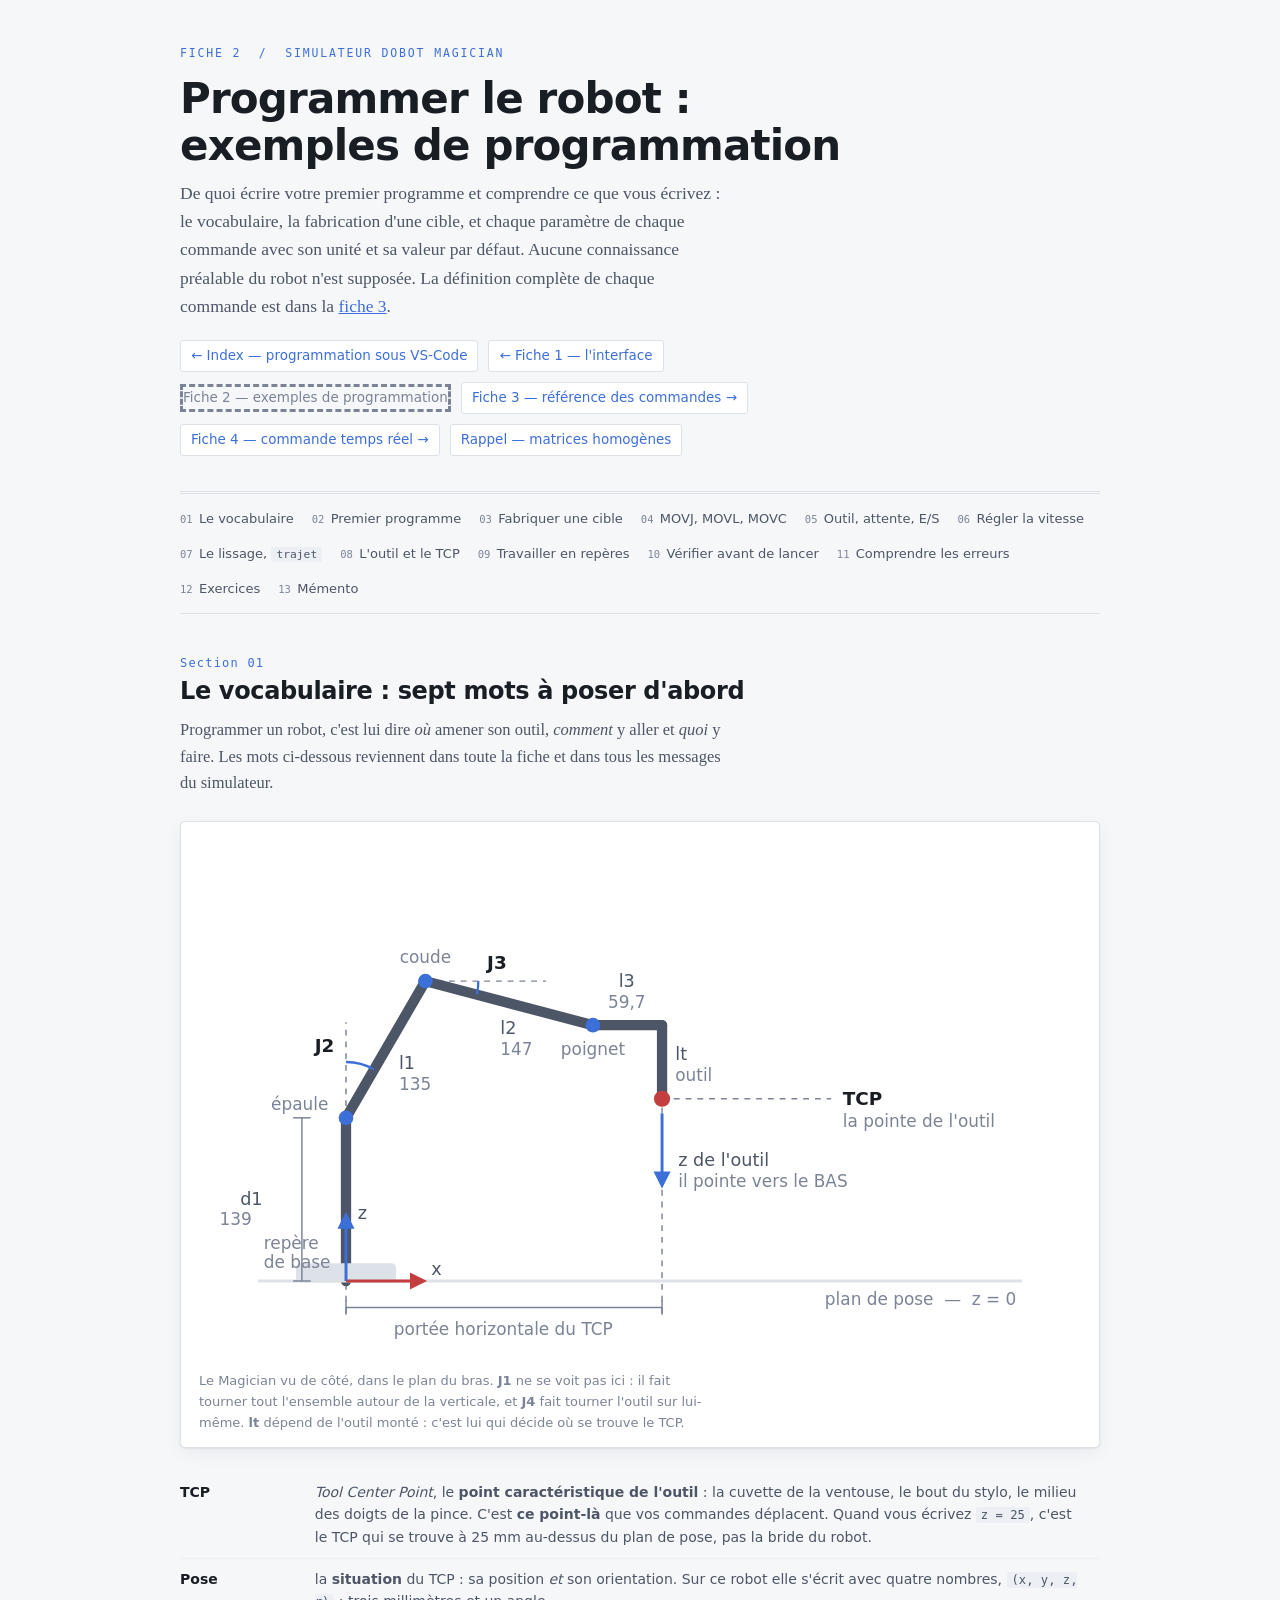
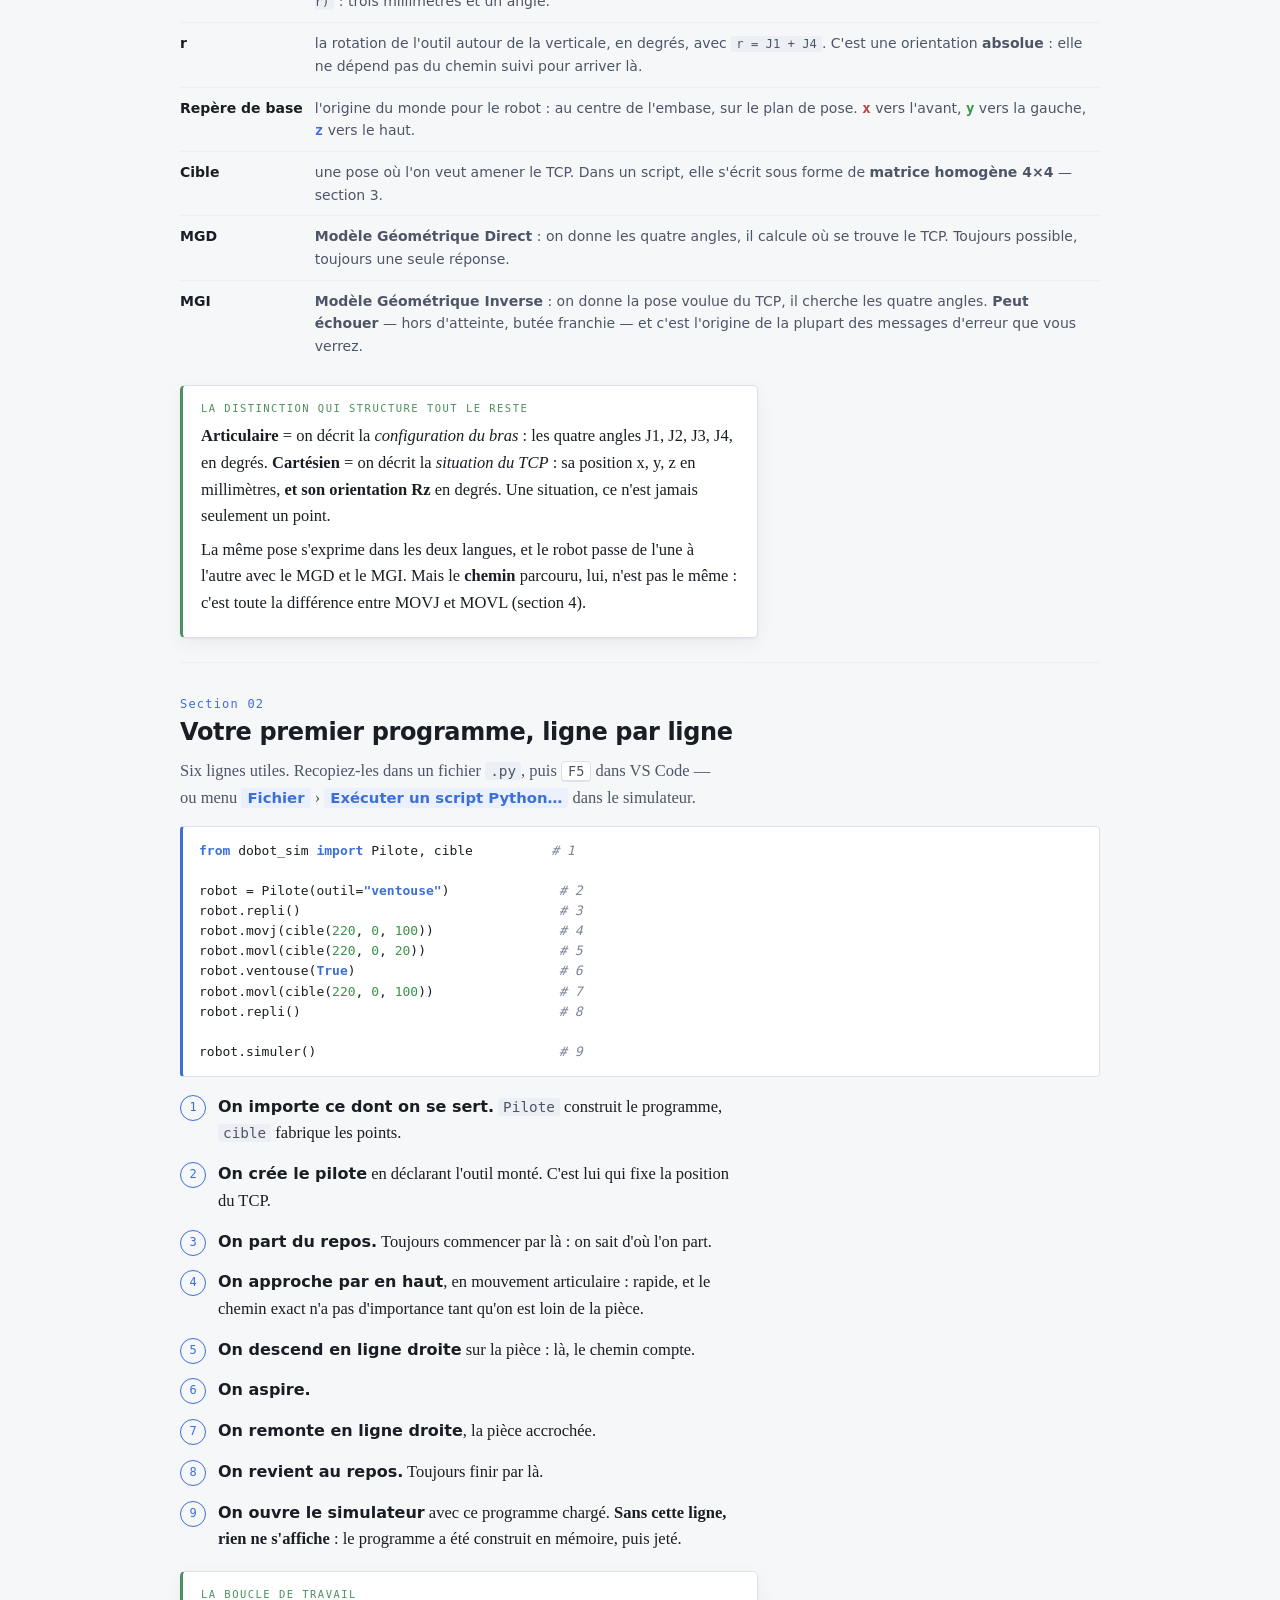
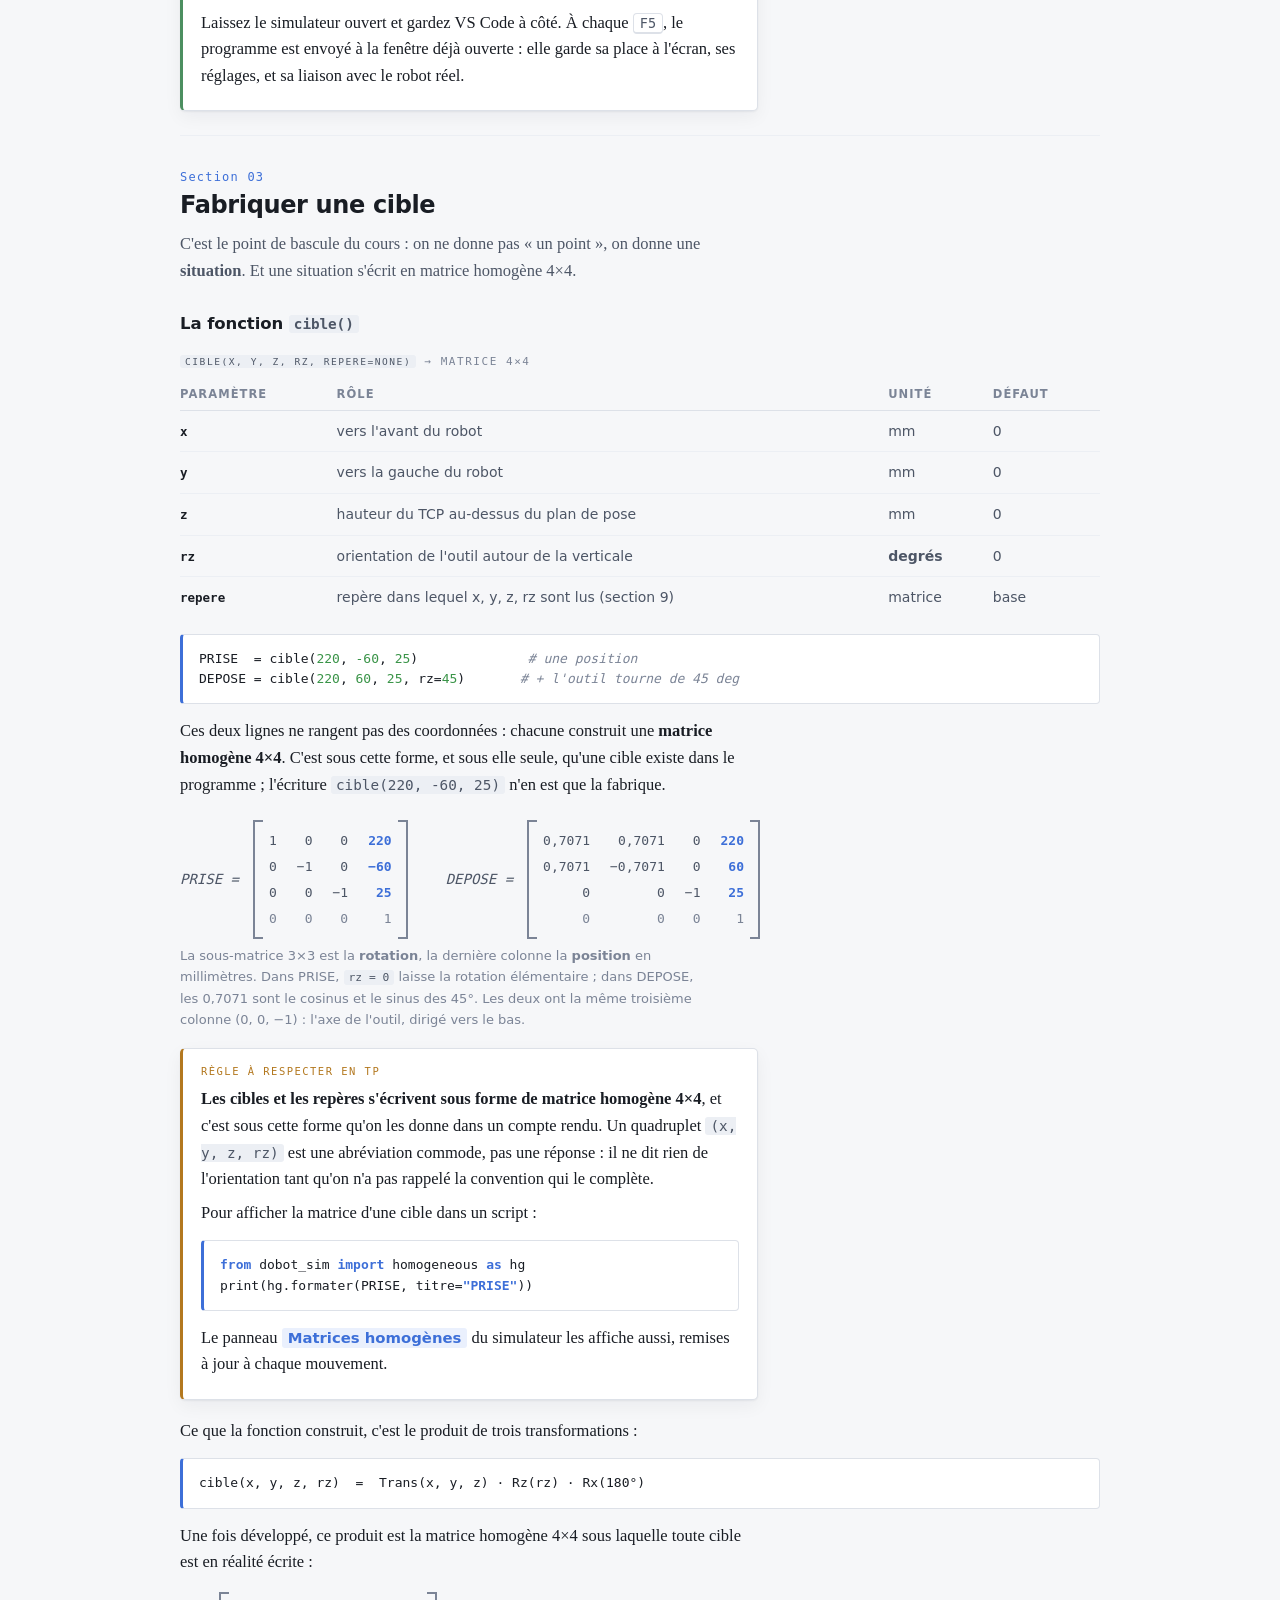
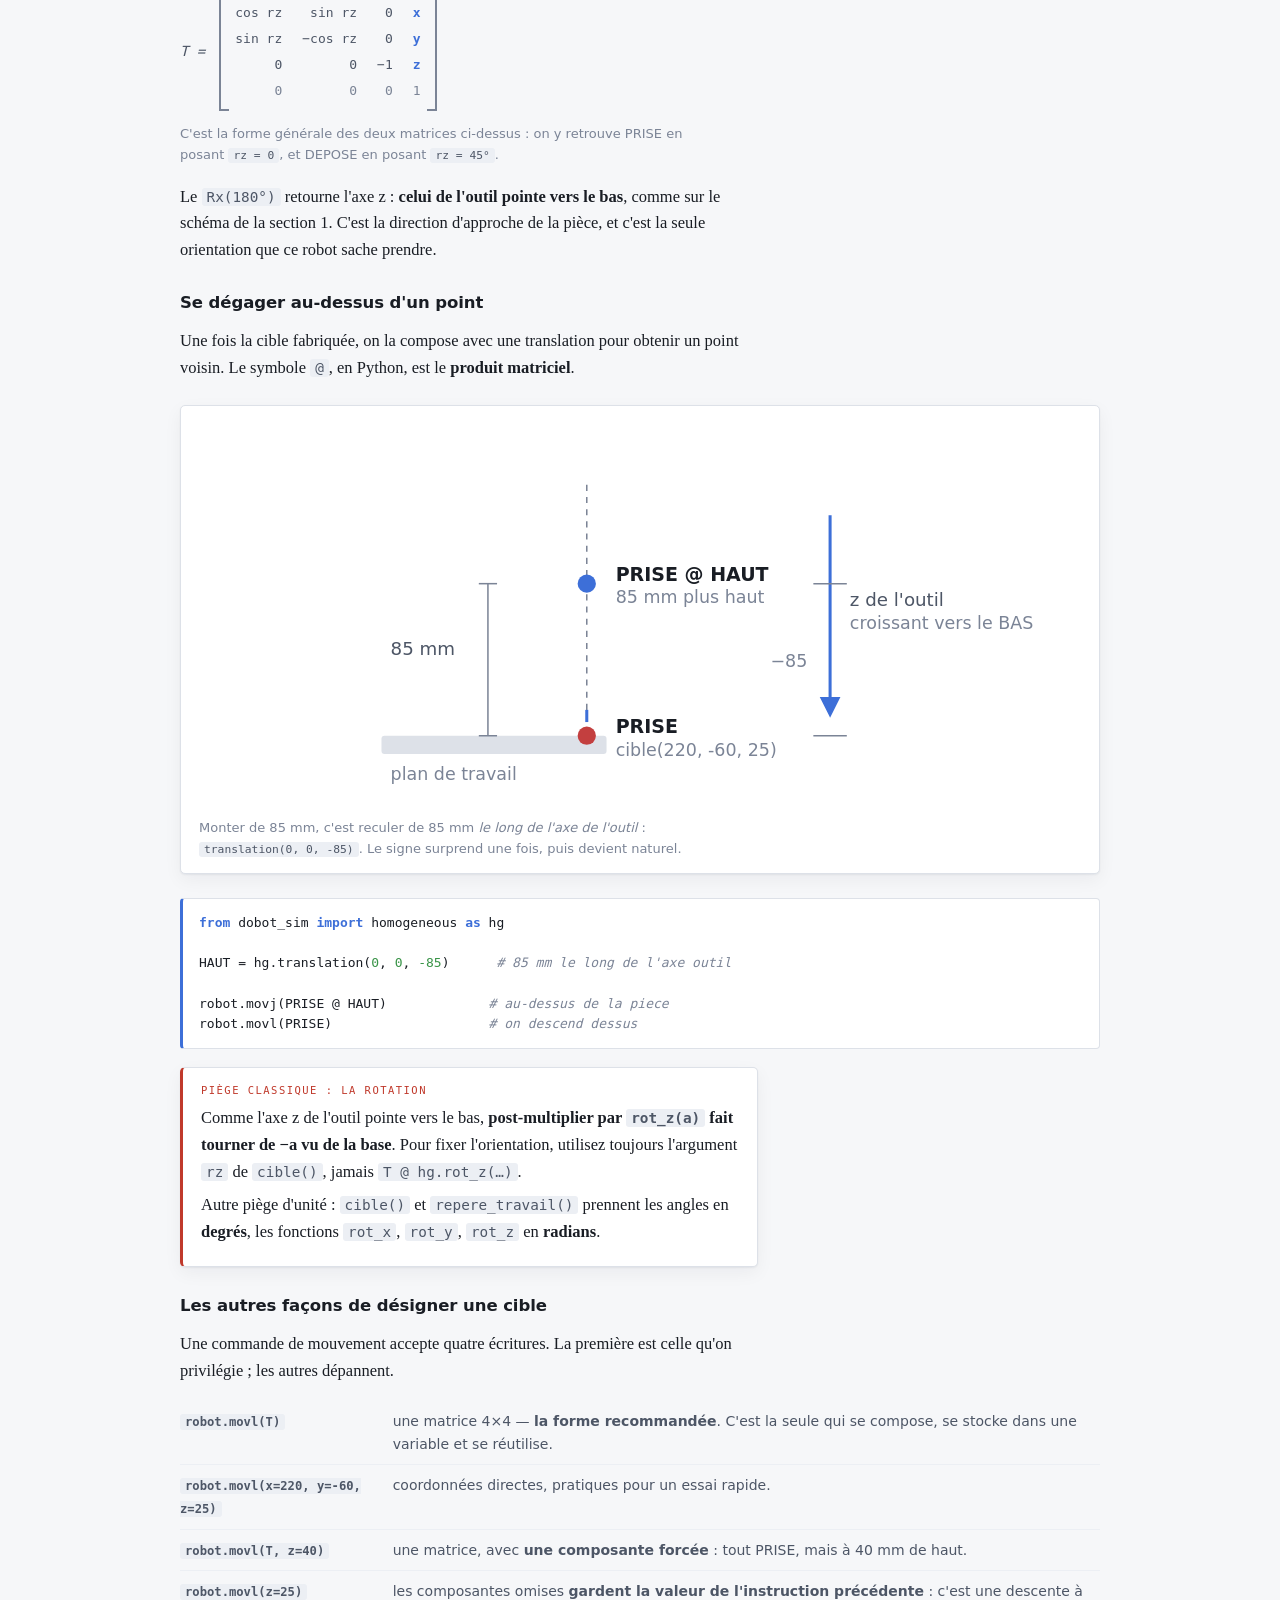
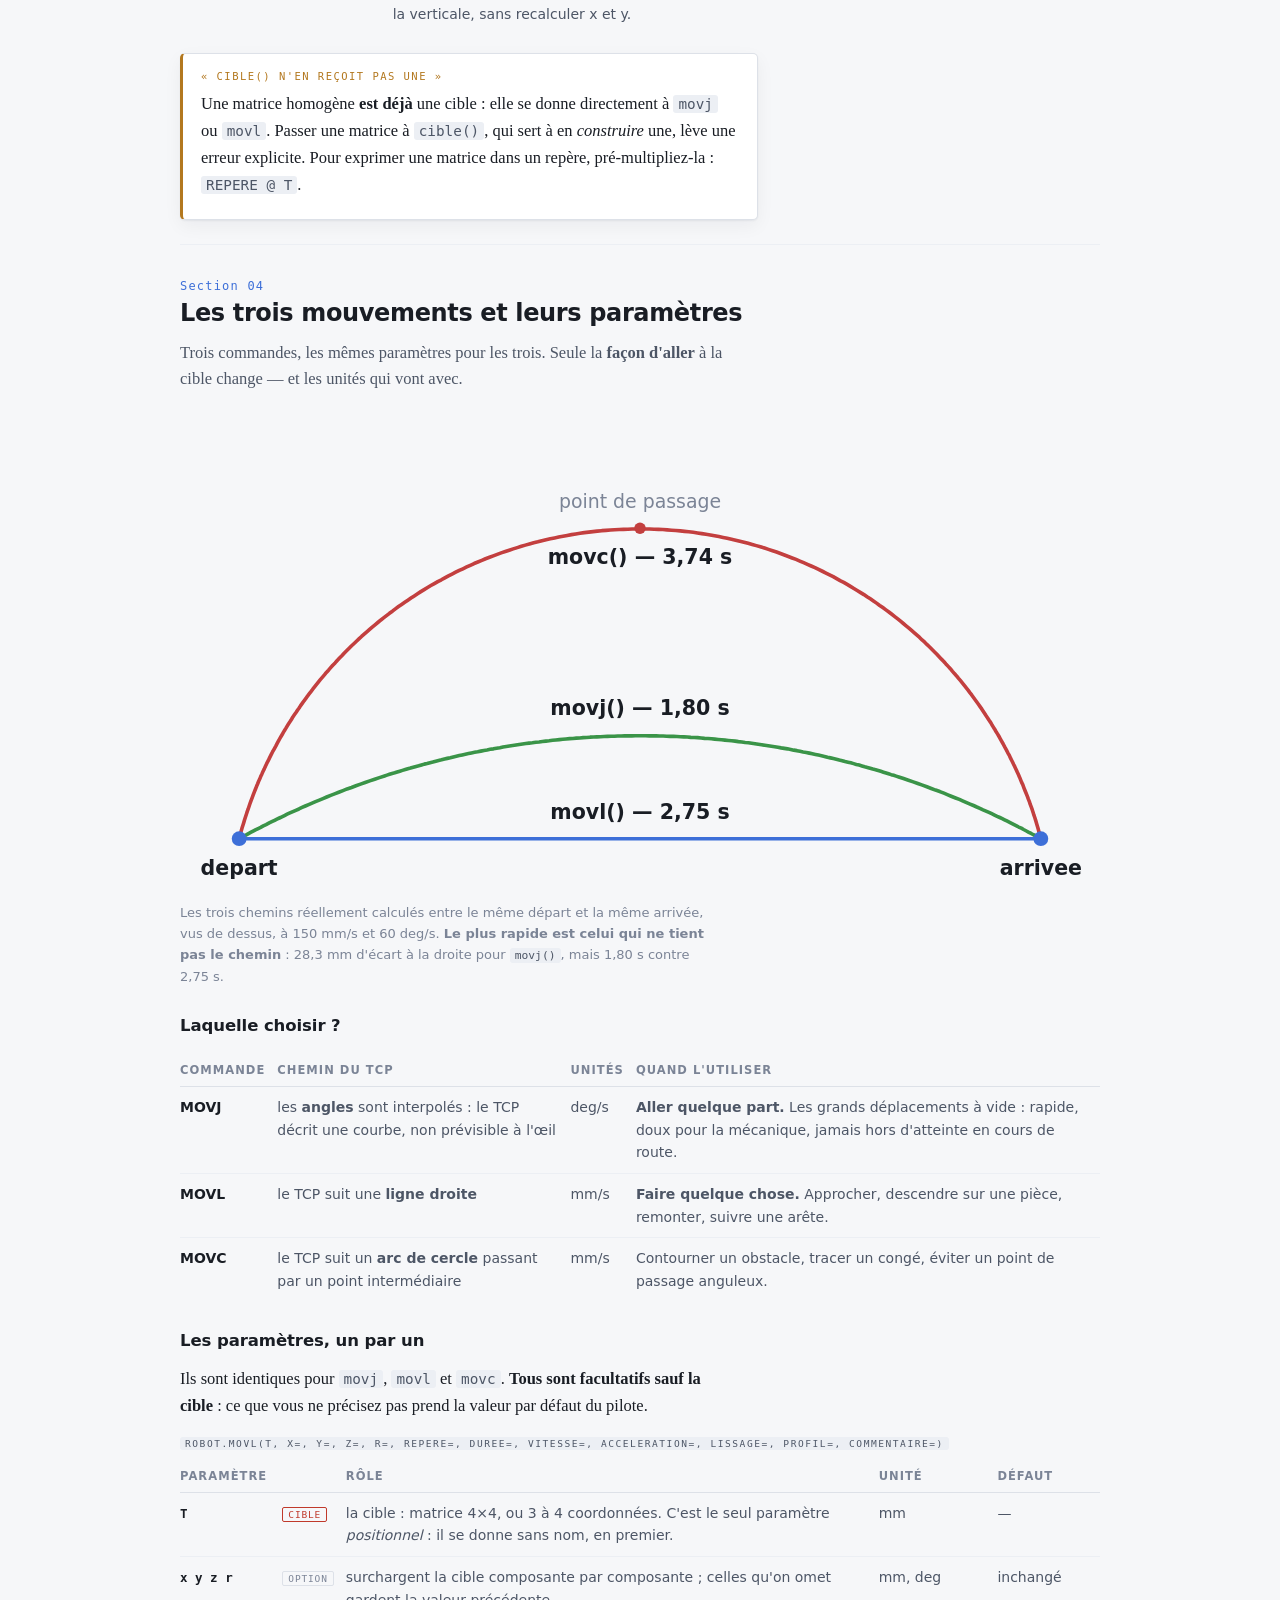
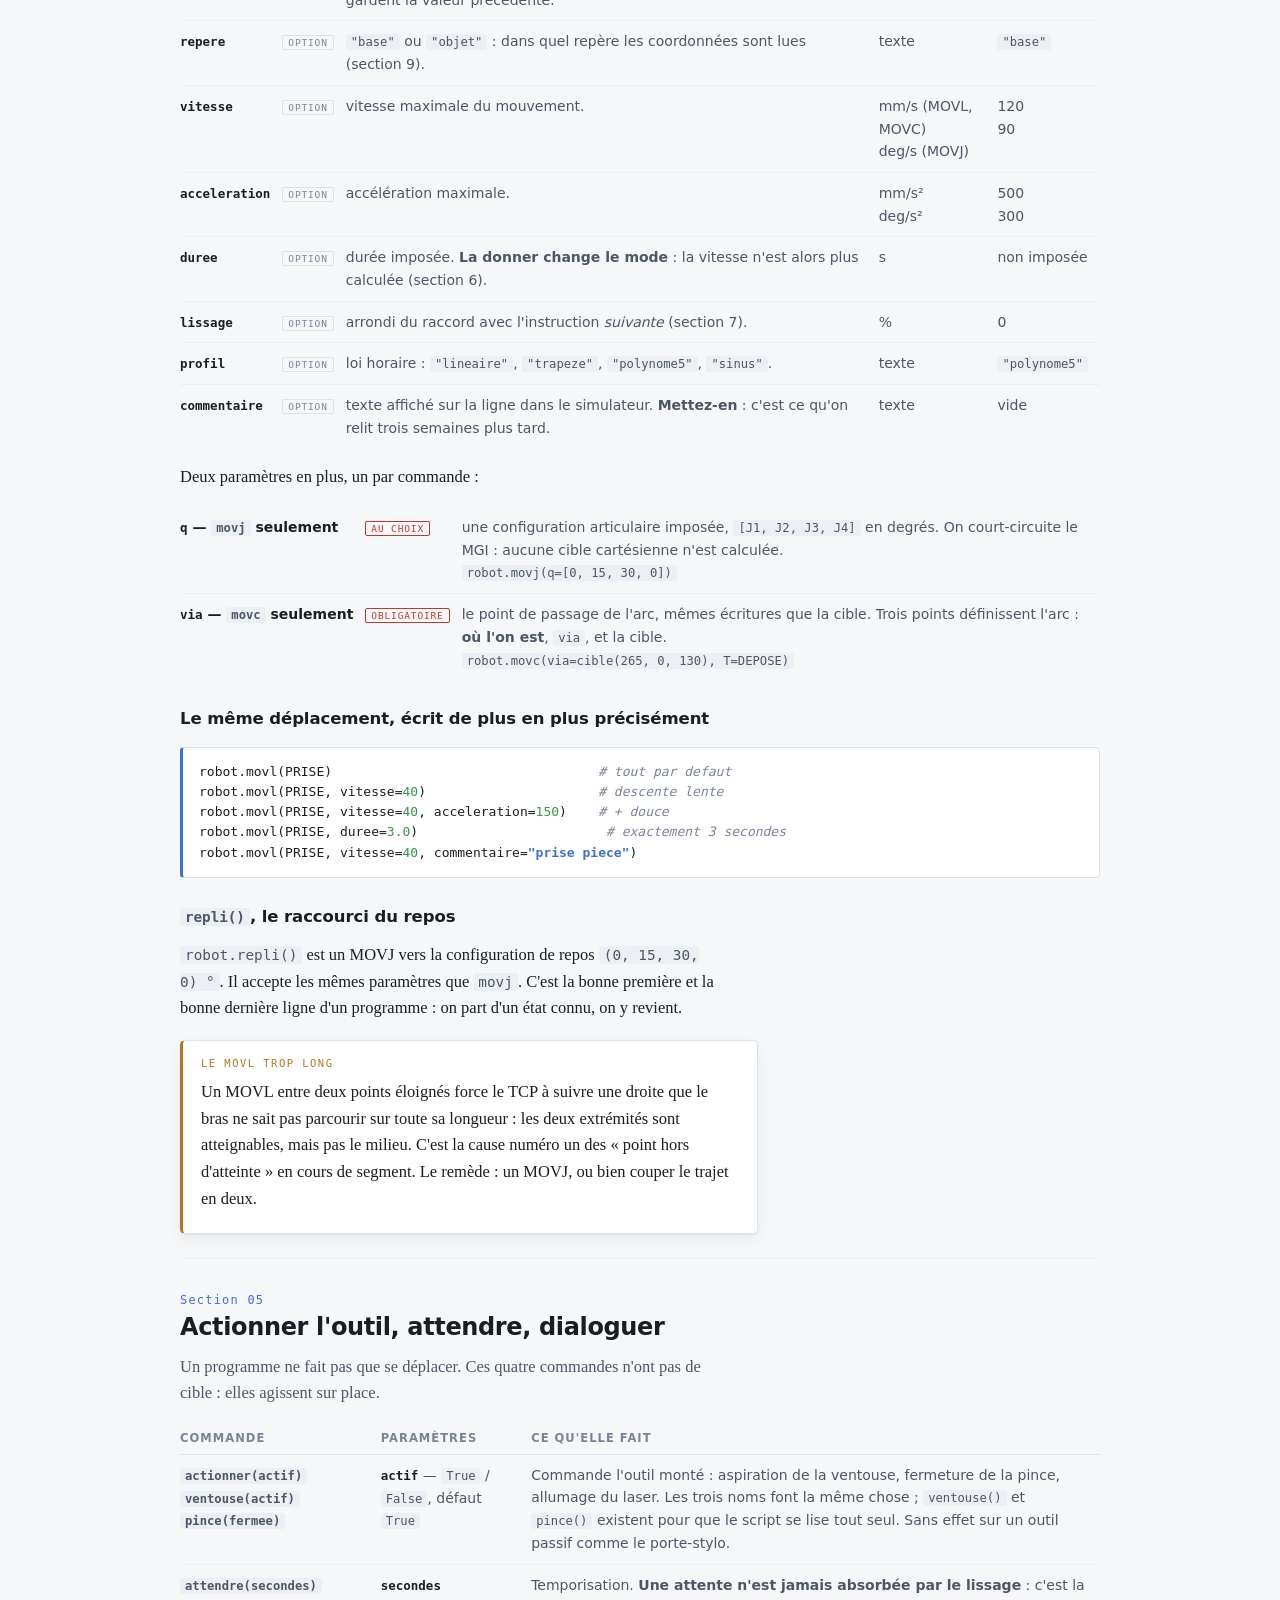
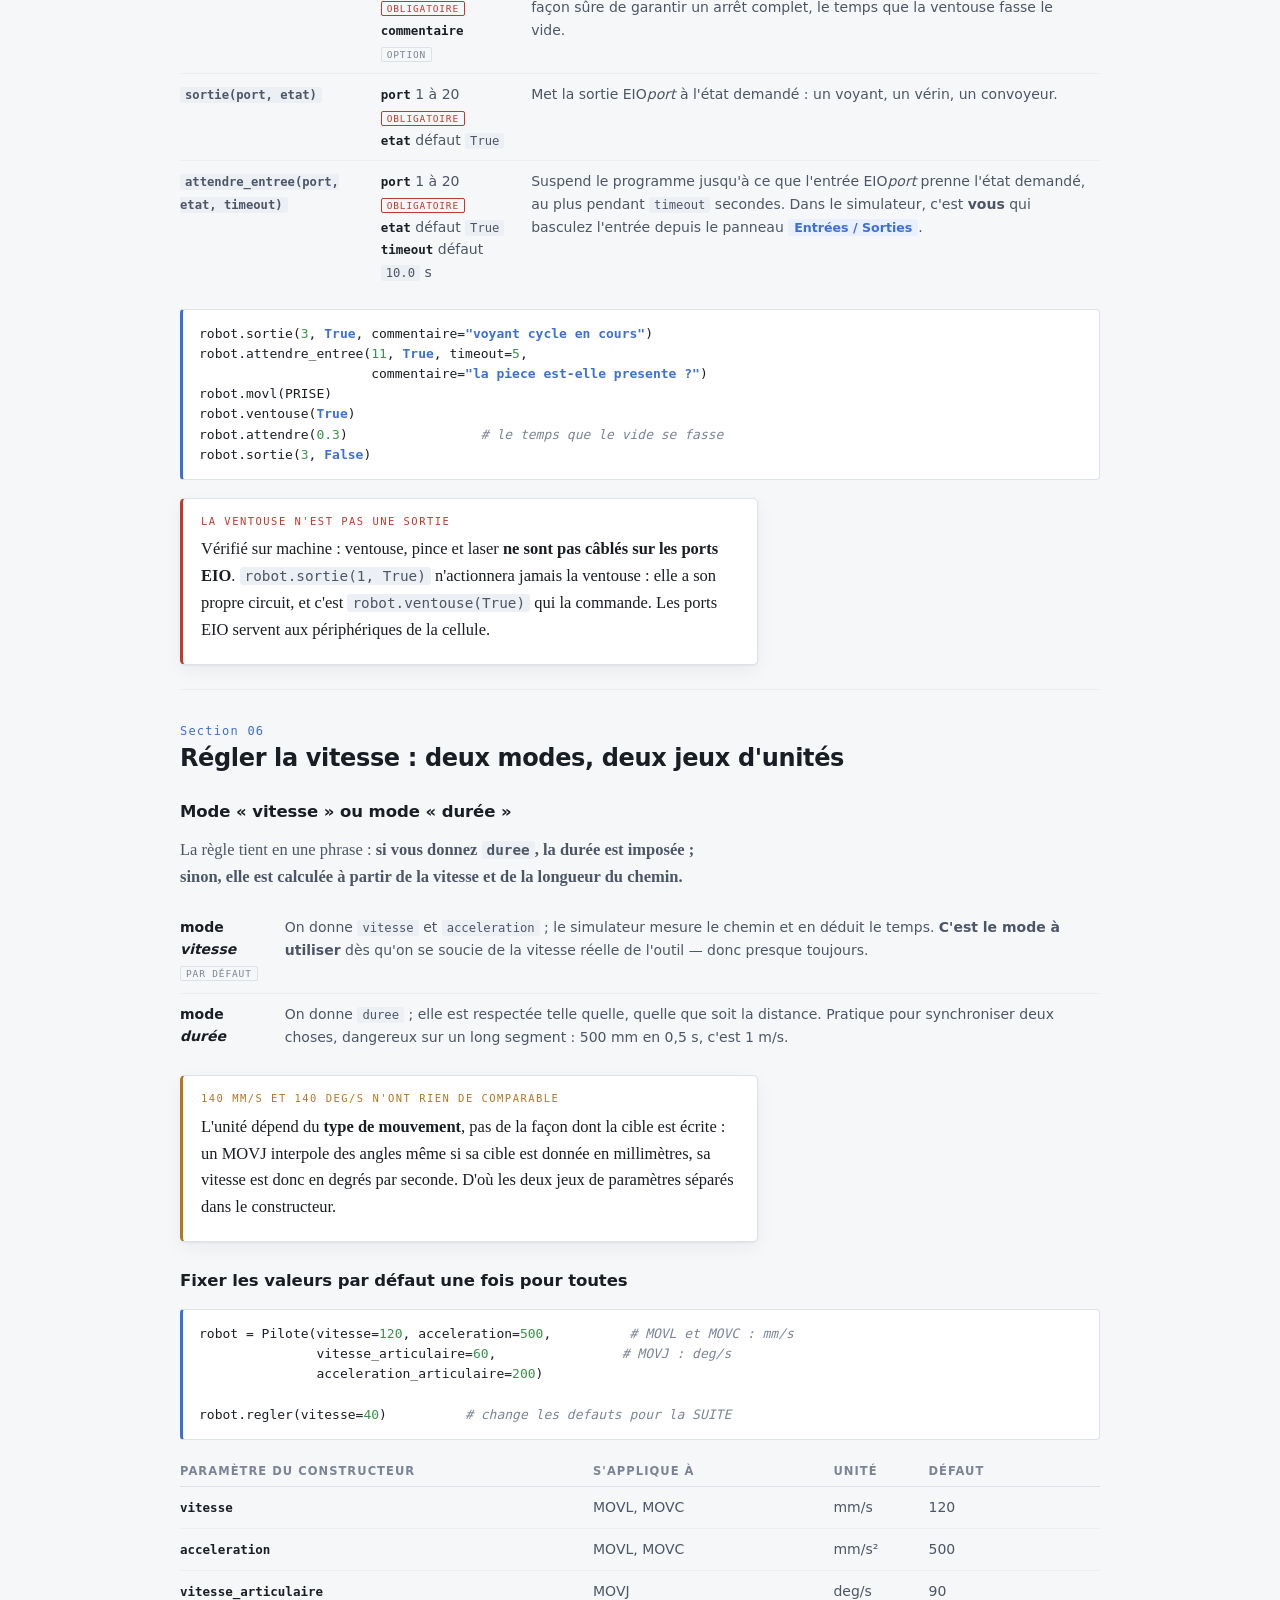
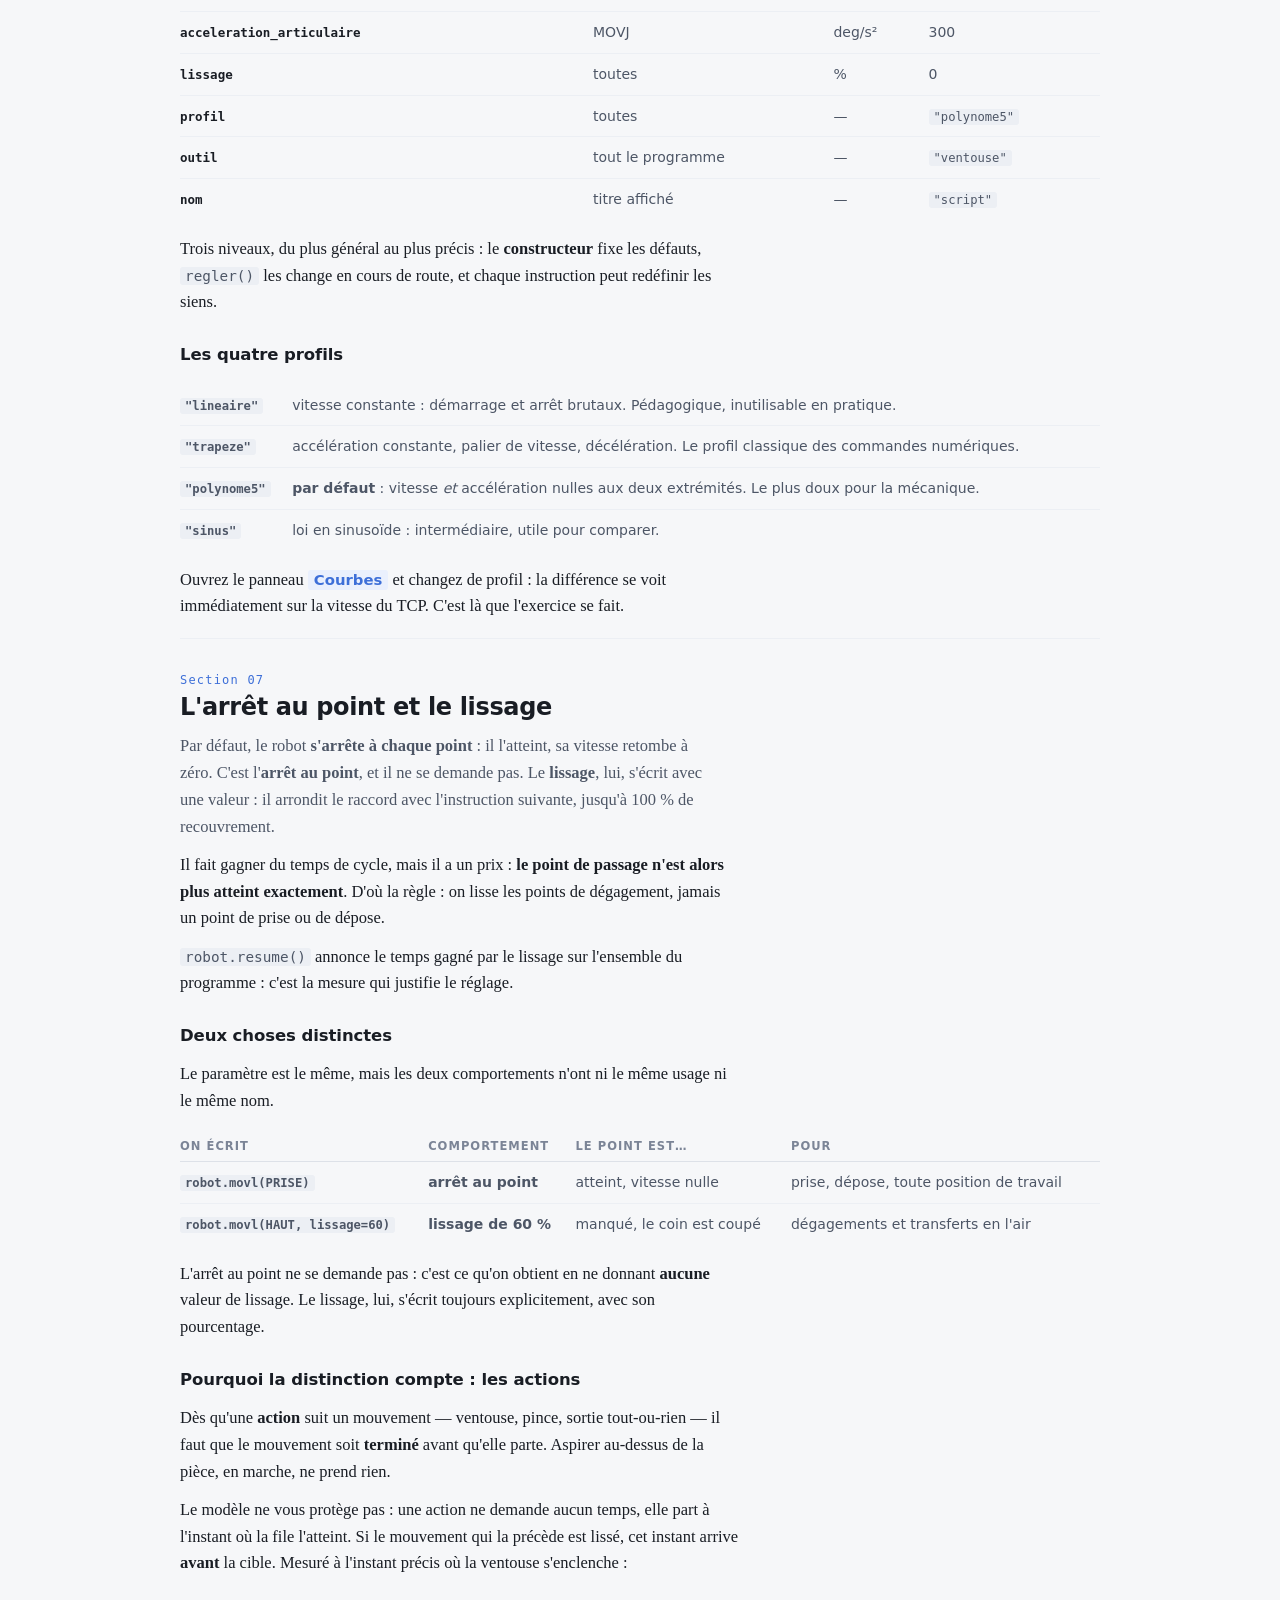
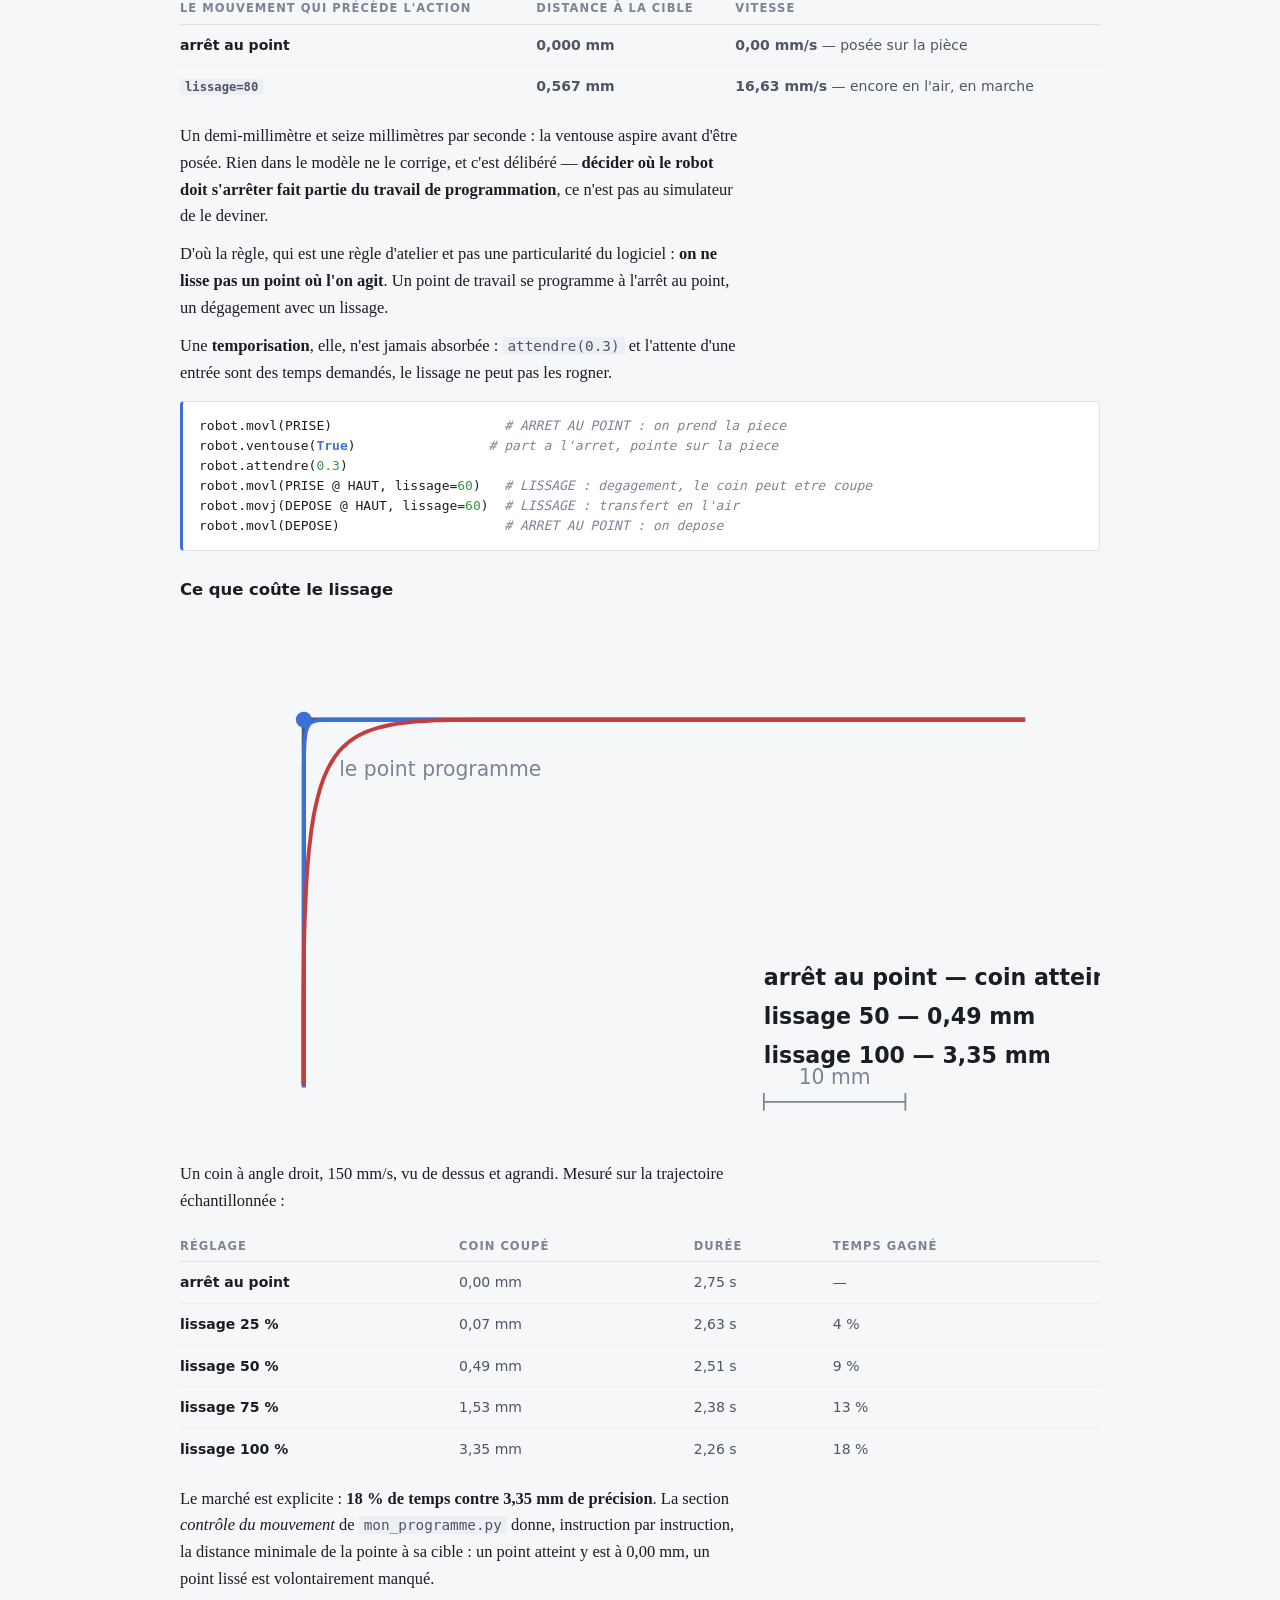
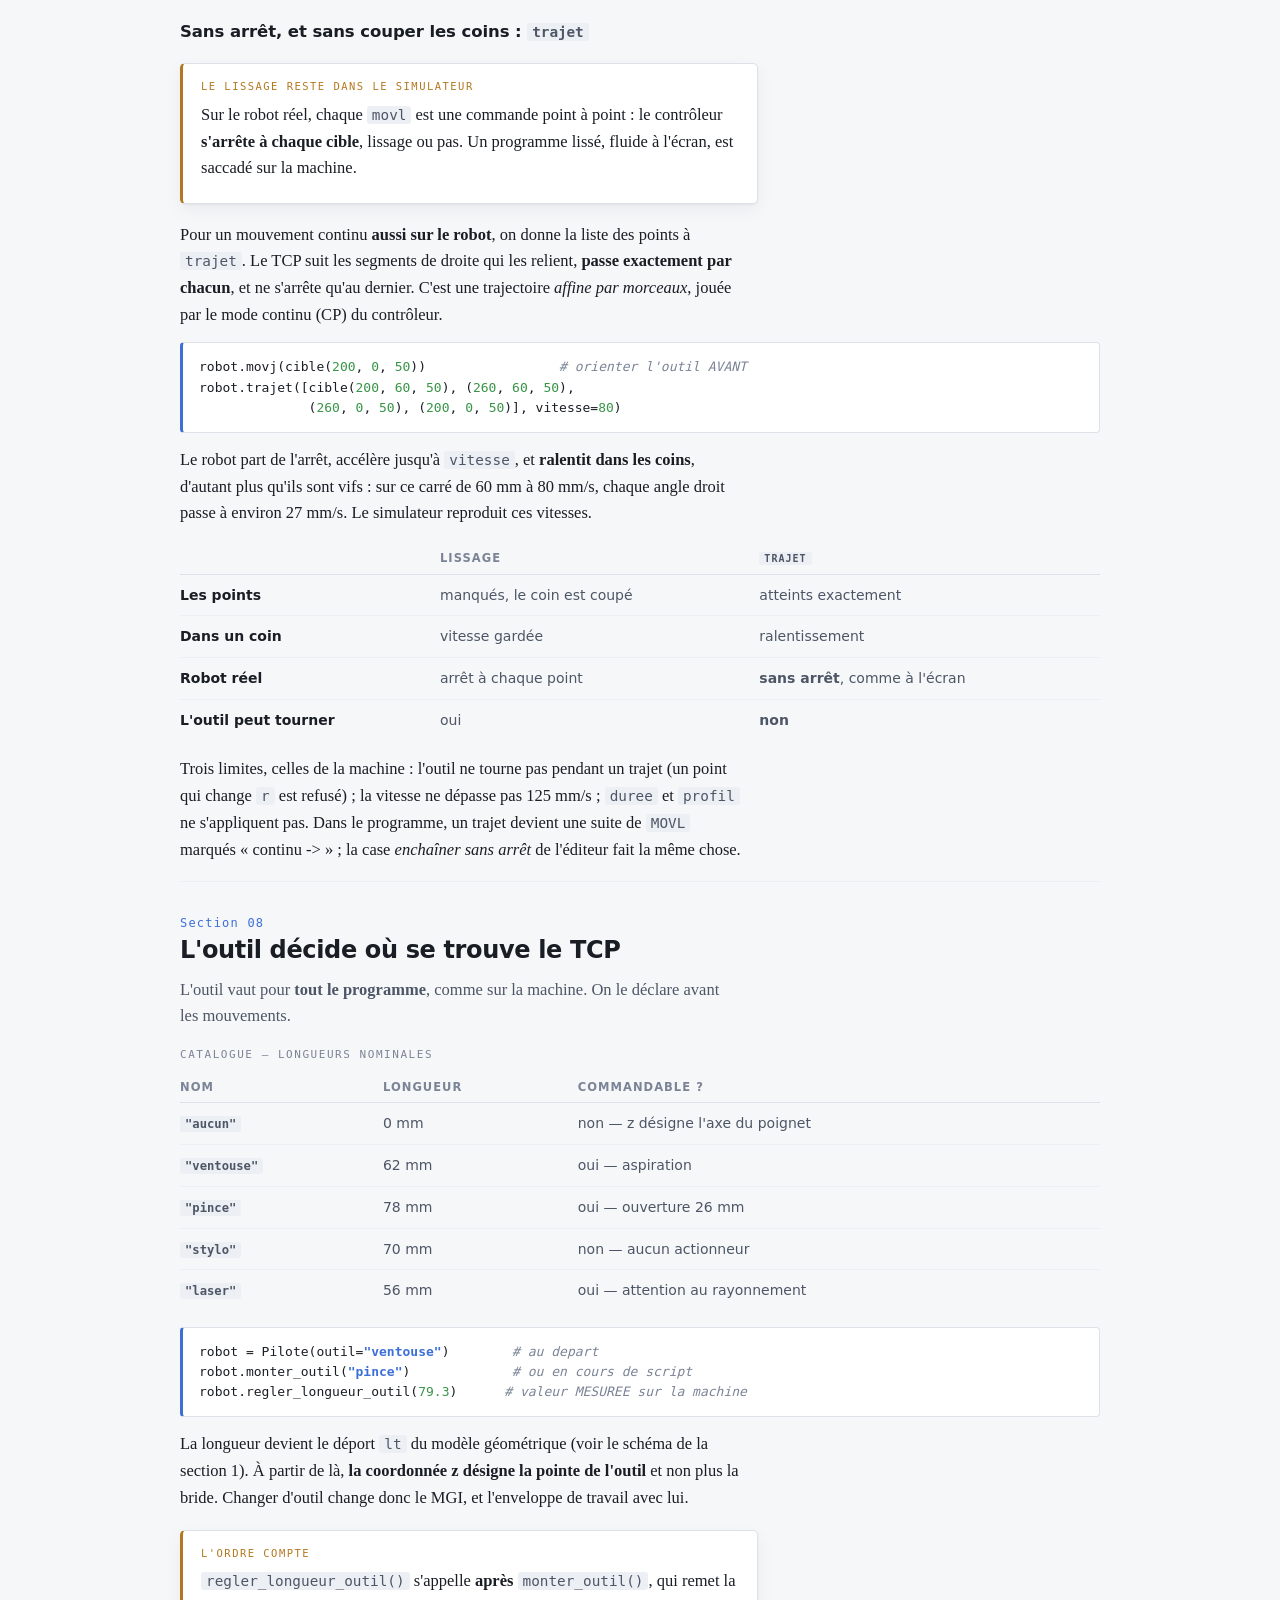
<file: cellule/fiches/fiche_programmation.html>
<!DOCTYPE html>
<html lang="fr">
<head>
<meta charset="utf-8">
<meta name="viewport" content="width=device-width, initial-scale=1">
<title>Programmer le robot &mdash; exemples</title>
<style>

:root{
  --fond:#f6f7f9; --carte:#ffffff; --encre:#191d24; --encre2:#4d5666;
  --muet:#7b8496; --trait:#dde1e8; --trait2:#eceff4;
  --accent:#3d6fd8; --accent-doux:#eaf0fd;
  --axe-x:#c33f3f; --axe-y:#3a9448; --axe-z:#3d6fd8; --axe-r:#7c96d8;
  --ok:#4c8f60; --alerte:#b3781f; --faute:#c0392b;
  --ombre:0 1px 2px rgba(20,28,45,.06), 0 6px 18px rgba(20,28,45,.05);
  --serif:Georgia,"Iowan Old Style","Times New Roman",serif;
  --sans:"Segoe UI",system-ui,-apple-system,"Helvetica Neue",Arial,sans-serif;
  --mono:"Cascadia Mono",Consolas,"DejaVu Sans Mono",monospace;
}
@media (prefers-color-scheme:dark){
  :root:not([data-theme="light"]){
    --fond:#12151a; --carte:#181c23; --encre:#e7eaf0; --encre2:#b9c1cf;
    --muet:#8993a5; --trait:#2a303a; --trait2:#21262e;
    --accent:#7aa2f7; --accent-doux:#1b2330;
    --axe-x:#e06a6a; --axe-y:#66c077; --axe-z:#7aa2f7; --axe-r:#9db4ea;
    --ok:#6fbc86; --alerte:#d7a44a; --faute:#e0705f;
    --ombre:0 1px 2px rgba(0,0,0,.35), 0 6px 18px rgba(0,0,0,.28);
  }
}
:root[data-theme="dark"]{
  --fond:#12151a; --carte:#181c23; --encre:#e7eaf0; --encre2:#b9c1cf;
  --muet:#8993a5; --trait:#2a303a; --trait2:#21262e;
  --accent:#7aa2f7; --accent-doux:#1b2330;
  --axe-x:#e06a6a; --axe-y:#66c077; --axe-z:#7aa2f7; --axe-r:#9db4ea;
  --ok:#6fbc86; --alerte:#d7a44a; --faute:#e0705f;
  --ombre:0 1px 2px rgba(0,0,0,.35), 0 6px 18px rgba(0,0,0,.28);
}

*{box-sizing:border-box;}
html{scroll-behavior:smooth; scroll-padding-top:74px;}
body{
  margin:0; background:var(--fond); color:var(--encre);
  font-family:var(--serif); font-size:16.5px; line-height:1.62;
  padding-inline:16px; padding-block:0;
}
.page{max-width:920px; margin:0 auto;}

/* ---- en-tete ---- */
header.une{padding-block:44px 26px; border-bottom:3px double var(--trait);}
.surtitre{
  font-family:var(--mono); font-size:11.5px; letter-spacing:.16em;
  text-transform:uppercase; color:var(--accent); margin:0 0 12px;
}
h1{
  font-family:var(--sans); font-weight:650; letter-spacing:-.02em;
  font-size:clamp(28px,5.2vw,42px); line-height:1.12; margin:0 0 10px;
  text-wrap:balance;
}
.chapeau{margin:0; color:var(--encre2); font-size:17.5px; max-width:62ch;}
.jeu-fiches{
  margin-top:20px; font-family:var(--sans); font-size:13.5px;
  display:flex; flex-wrap:wrap; gap:10px; align-items:center;
}
.jeu-fiches a{
  color:var(--accent); text-decoration:none;
  border:1px solid var(--trait); border-radius:3px; padding:4px 10px;
  background:var(--carte);
}
.jeu-fiches a:hover{border-color:var(--accent);}
.jeu-fiches .ici{color:var(--muet); border-style:dashed; background:none;}

/* ---- sommaire ---- */
nav.sommaire{
  position:sticky; top:0; z-index:5; background:var(--fond);
  border-bottom:1px solid var(--trait); margin-bottom:8px;
  padding-block:10px; font-family:var(--sans); font-size:13px;
}
nav.sommaire ol{
  list-style:none; display:flex; flex-wrap:wrap; gap:6px 18px;
  margin:0; padding:0; counter-reset:s;
}
nav.sommaire a{color:var(--encre2); text-decoration:none; white-space:nowrap;}
nav.sommaire a::before{
  counter-increment:s; content:counter(s,decimal-leading-zero) " ";
  font-family:var(--mono); font-size:10.5px; color:var(--muet);
}
nav.sommaire a:hover{color:var(--accent);}

/* ---- sections ---- */
section{padding-block:34px 6px; border-top:1px solid var(--trait2);}
section:first-of-type{border-top:none;}
h2{
  font-family:var(--sans); font-weight:640; letter-spacing:-.015em;
  font-size:24px; line-height:1.2; margin:0 0 4px; text-wrap:balance;
}
h2 .num{
  font-family:var(--mono); font-size:12px; font-weight:400;
  color:var(--accent); letter-spacing:.1em; display:block; margin-bottom:6px;
}
h3{
  font-family:var(--sans); font-weight:620; font-size:16.5px;
  margin:26px 0 6px; letter-spacing:-.005em;
}
p{margin:.7em 0; max-width:68ch;}
.intro{color:var(--encre2); max-width:66ch;}
ul,ol.liste{max-width:66ch; padding-left:1.2em;}
li{margin:.3em 0;}
a{color:var(--accent);}

/* ---- jetons ---- */
.ui{
  font-family:var(--sans); font-size:.9em; font-weight:600;
  background:var(--accent-doux); color:var(--accent);
  border-radius:3px; padding:1px 6px; white-space:nowrap;
}
kbd{
  font-family:var(--mono); font-size:.82em; background:var(--carte);
  border:1px solid var(--trait); border-bottom-width:2px; border-radius:4px;
  padding:1px 6px; color:var(--encre2); white-space:nowrap;
}
code{font-family:var(--mono); font-size:.87em; color:var(--encre2);
  background:var(--trait2); border-radius:3px; padding:1px 5px;}
pre{
  font-family:var(--mono); font-size:13px; line-height:1.55;
  background:var(--carte); border:1px solid var(--trait); border-left:3px solid var(--accent);
  border-radius:4px; padding:14px 16px; overflow-x:auto; margin:14px 0;
  color:var(--encre);
}
pre code{background:none; padding:0; font-size:inherit; color:inherit;}
pre .c{color:var(--muet); font-style:italic;}
pre .k{color:var(--accent); font-weight:600;}
pre .n{color:var(--axe-y);}

/* ---- tableaux ---- */
.cadre{overflow-x:auto; margin:16px 0;}
table{border-collapse:collapse; width:100%; min-width:520px;
  font-family:var(--sans); font-size:14px;}
caption{
  text-align:left; font-family:var(--mono); font-size:11px;
  letter-spacing:.14em; text-transform:uppercase; color:var(--muet);
  padding-bottom:8px;
}
th{
  text-align:left; font-weight:620; font-size:11.5px; letter-spacing:.09em;
  text-transform:uppercase; color:var(--muet);
  border-bottom:1px solid var(--trait); padding:6px 12px 6px 0;
}
td{border-bottom:1px solid var(--trait2); padding:9px 12px 9px 0;
  vertical-align:top; color:var(--encre2);}
td:first-child{color:var(--encre); font-weight:560; white-space:nowrap;}
td.libre:first-child{white-space:normal;}
tr:last-child td{border-bottom:none;}
td .mono,th .mono{font-family:var(--mono); font-size:12.5px;}
td.num{font-variant-numeric:tabular-nums; white-space:nowrap;}

/* ---- encarts ---- */
.note{
  background:var(--carte); border:1px solid var(--trait); border-radius:5px;
  box-shadow:var(--ombre); padding:14px 18px; margin:18px 0; max-width:70ch;
}
.note p{margin:.4em 0;}
.note .etiquette{
  font-family:var(--mono); font-size:10.5px; letter-spacing:.14em;
  text-transform:uppercase; display:block; margin-bottom:5px;
}
.note.attention{border-left:3px solid var(--alerte);}
.note.attention .etiquette{color:var(--alerte);}
.note.piege{border-left:3px solid var(--faute);}
.note.piege .etiquette{color:var(--faute);}
.note.astuce{border-left:3px solid var(--ok);}
.note.astuce .etiquette{color:var(--ok);}

/* ---- axes colores ---- */
.ax{font-family:var(--mono); font-weight:700;}
.ax-x{color:var(--axe-x);} .ax-y{color:var(--axe-y);}
.ax-z{color:var(--axe-z);} .ax-r{color:var(--axe-r);}

footer{
  margin-top:40px; padding-block:22px 48px; border-top:3px double var(--trait);
  font-family:var(--sans); font-size:13px; color:var(--muet);
}

@media (max-width:560px){
  body{font-size:16px;}
  nav.sommaire{position:static;}
}
@media print{
  :root{--fond:#fff; --carte:#fff;}
  body{font-size:11pt;} nav.sommaire{display:none;}
  section{break-inside:auto; page-break-inside:auto;}
  h2,h3{break-after:avoid;} .note,pre,.cadre{break-inside:avoid;}
}
@media (prefers-reduced-motion:reduce){html{scroll-behavior:auto;}}

/* ---- figures ---- */
figure.schema{
  margin:24px 0; padding:18px 18px 14px; background:var(--carte);
  border:1px solid var(--trait); border-radius:5px; box-shadow:var(--ombre);
}
figure.schema svg{width:100%; height:auto; display:block;}
figcaption{
  font-family:var(--sans); font-size:13px; color:var(--muet);
  margin-top:12px; max-width:62ch;
}
.s-os{stroke:var(--encre2); stroke-width:7; stroke-linecap:round; fill:none;}
.s-cote{stroke:var(--muet); stroke-width:1; fill:none;}
.s-pointille{stroke:var(--muet); stroke-width:1; stroke-dasharray:4 4; fill:none;}
.s-sol{stroke:var(--trait); stroke-width:2;}
.s-txt{font-family:var(--sans); font-size:12px; fill:var(--encre2);}
.s-cle{font-family:var(--sans); font-size:12.5px; font-weight:650; fill:var(--encre);}
.s-mut{font-family:var(--sans); font-size:11.5px; fill:var(--muet);}
.s-x{stroke:var(--axe-x); fill:var(--axe-x);}
.s-z{stroke:var(--axe-z); fill:var(--axe-z);}
.s-pt{fill:var(--accent);}
.s-arc{stroke:var(--accent); stroke-width:1.6; fill:none;}

/* ---- badges de parametres ---- */
.oblig,.opt{
  font-family:var(--mono); font-size:9.5px; letter-spacing:.09em;
  text-transform:uppercase; border-radius:2px; padding:1px 5px;
  white-space:nowrap; font-weight:400;
}
.oblig{color:var(--faute); border:1px solid var(--faute);}
.opt{color:var(--muet); border:1px solid var(--trait);}
td .arg{font-family:var(--mono); font-size:12.5px; color:var(--encre); font-weight:600;}

/* ---- exercices ---- */
.exo{
  background:var(--carte); border:1px solid var(--trait);
  border-left:3px solid var(--accent); border-radius:5px;
  padding:14px 18px 16px; margin:16px 0; max-width:70ch; box-shadow:var(--ombre);
}
.exo h4{
  font-family:var(--mono); font-size:10.5px; letter-spacing:.14em;
  text-transform:uppercase; color:var(--accent); margin:0 0 8px; font-weight:400;
}
.exo p{margin:.35em 0;}
.exo ol{margin:.4em 0; padding-left:1.15em;}

/* ---- etapes numerotees ---- */
ol.etapes{list-style:none; padding:0; counter-reset:e; max-width:68ch;}
ol.etapes > li{
  counter-increment:e; position:relative; padding-left:38px; margin:14px 0;
}
ol.etapes > li::before{
  content:counter(e); position:absolute; left:0; top:1px;
  font-family:var(--mono); font-size:12px; color:var(--accent);
  border:1px solid var(--accent); border-radius:50%;
  width:24px; height:24px; line-height:22px; text-align:center;
}
ol.etapes b{font-family:var(--sans); font-size:.97em;}
/* ---- matrices homogenes ---- */
.matrice{
  display:flex; align-items:center; gap:14px; flex-wrap:wrap;
  margin:16px 0; font-family:var(--mono); font-size:13px;
}
.matrice .etiq{font-style:italic; color:var(--encre2); font-size:14px;}
.matrice .grille{
  display:grid; grid-template-columns:repeat(4, minmax(0, auto));
  gap:5px 20px; padding:10px 16px; position:relative;
  font-variant-numeric:tabular-nums;
}
.matrice .grille::before,.matrice .grille::after{
  content:""; position:absolute; top:0; bottom:0; width:8px;
  border:2px solid var(--muet);
}
.matrice .grille::before{left:0; border-right:none;}
.matrice .grille::after{right:0; border-left:none;}
.matrice .grille span{text-align:right; white-space:nowrap; color:var(--encre2);}
.matrice .grille span.pos{color:var(--accent); font-weight:700;}
.matrice .grille span.bas{color:var(--muet);}
.legende-mat{
  font-family:var(--sans); font-size:13px; color:var(--muet);
  margin:-4px 0 18px; max-width:64ch;
}
@media (max-width:520px){
  .matrice{font-size:11.5px; gap:8px;}
  .matrice .grille{gap:4px 10px; padding:8px 12px;}
}
.paire{display:flex; flex-wrap:wrap; gap:4px 38px; align-items:center;}
.paire .matrice{margin:10px 0;}
</style>
</head>
<body>
<div class="page">

<header class="une">
  <p class="surtitre">Fiche 2 &nbsp;/&nbsp; Simulateur Dobot Magician</p>
  <h1>Programmer le robot&nbsp;: exemples de programmation</h1>
  <p class="chapeau">De quoi &eacute;crire votre premier programme et comprendre ce que
  vous &eacute;crivez&nbsp;: le vocabulaire, la fabrication d'une cible, et chaque
  param&egrave;tre de chaque commande avec son unit&eacute; et sa valeur par d&eacute;faut.
  Aucune connaissance pr&eacute;alable du robot n'est suppos&eacute;e. La d&eacute;finition
  compl&egrave;te de chaque commande est dans la
  <a href="fiche_api.html">fiche&nbsp;3</a>.</p>
  <p class="jeu-fiches">
    <a href="fiche_index.html">&larr; Index &mdash; programmation sous VS-Code</a>
    <a href="fiche_interface.html">&larr; Fiche 1 &mdash; l'interface</a>
    <span class="ici">Fiche 2 &mdash; exemples de programmation</span>
    <a href="fiche_api.html">Fiche 3 &mdash; r&eacute;f&eacute;rence des commandes &rarr;</a>
    <a href="fiche_commande.html">Fiche 4 &mdash; commande temps r&eacute;el &rarr;</a>
    <a href="fiche_matrices.html">Rappel &mdash; matrices homog&egrave;nes</a>
  </p>
</header>

<nav class="sommaire" aria-label="Sommaire">
  <ol>
    <li><a href="#vocabulaire">Le vocabulaire</a></li>
    <li><a href="#premier">Premier programme</a></li>
    <li><a href="#cible">Fabriquer une cible</a></li>
    <li><a href="#mouvements">MOVJ, MOVL, MOVC</a></li>
    <li><a href="#auxiliaires">Outil, attente, E/S</a></li>
    <li><a href="#temps">R&eacute;gler la vitesse</a></li>
    <li><a href="#lissage">Le lissage, <code>trajet</code></a></li>
    <li><a href="#outil">L'outil et le TCP</a></li>
    <li><a href="#reperes">Travailler en rep&egrave;res</a></li>
    <li><a href="#verifier">V&eacute;rifier avant de lancer</a></li>
    <li><a href="#erreurs">Comprendre les erreurs</a></li>
    <li><a href="#exercices">Exercices</a></li>
    <li><a href="#memento">M&eacute;mento</a></li>
  </ol>
</nav>

<!-- =============================================================== -->
<section id="vocabulaire">
  <h2><span class="num">Section 01</span>Le vocabulaire&nbsp;: sept mots &agrave; poser d'abord</h2>
  <p class="intro">Programmer un robot, c'est lui dire <em>o&ugrave;</em> amener son outil,
  <em>comment</em> y aller et <em>quoi</em> y faire. Les mots ci-dessous reviennent
  dans toute la fiche et dans tous les messages du simulateur.</p>

  <figure class="schema">
    <svg viewBox="0 0 600 352" role="img" aria-labelledby="titre-schema">
      <title id="titre-schema">Vue de c&ocirc;t&eacute; du Dobot&nbsp;: colonne, bras arri&egrave;re,
      avant-bras, d&eacute;port du poignet, outil et TCP</title>

      <line class="s-sol" x1="40" y1="300" x2="560" y2="300"/>
      <text class="s-mut" x="556" y="316" text-anchor="end">plan de pose &nbsp;&mdash;&nbsp; z = 0</text>

      <line class="s-pointille" x1="100" y1="189" x2="100" y2="124"/>
      <line class="s-pointille" x1="154" y1="96" x2="236" y2="96"/>
      <line class="s-pointille" x1="315" y1="126" x2="315" y2="322"/>
      <line class="s-pointille" x1="100" y1="302" x2="100" y2="322"/>
      <line class="s-pointille" x1="315" y1="176" x2="430" y2="176"/>

      <path class="s-os" d="M100 300 L100 189"/>
      <path class="s-os" d="M100 189 L154 96"/>
      <path class="s-os" d="M154 96 L268 126"/>
      <path class="s-os" d="M268 126 L315 126"/>
      <path class="s-os" d="M315 126 L315 176" stroke-width="5"/>
      <rect x="66" y="288" width="68" height="13" rx="3" fill="var(--trait)"/>

      <circle class="s-pt" cx="100" cy="189" r="5"/>
      <circle class="s-pt" cx="154" cy="96" r="5"/>
      <circle class="s-pt" cx="268" cy="126" r="5"/>
      <circle cx="315" cy="176" r="5.5" fill="var(--axe-x)"/>

      <path class="s-arc" d="M100 151 A 38 38 0 0 1 119 156"/>
      <text class="s-cle" x="92" y="144" text-anchor="end">J2</text>
      <path class="s-arc" d="M190 96 A 36 36 0 0 1 189 105"/>
      <text class="s-cle" x="196" y="88">J3</text>

      <line class="s-cote" x1="70" y1="189" x2="70" y2="300"/>
      <line class="s-cote" x1="64" y1="189" x2="76" y2="189"/>
      <line class="s-cote" x1="64" y1="300" x2="76" y2="300"/>
      <text class="s-txt" x="28" y="248">d1</text>
      <text class="s-mut" x="14" y="262">139</text>

      <text class="s-txt" x="136" y="156">l1</text>
      <text class="s-mut" x="136" y="170">135</text>
      <text class="s-txt" x="205" y="132">l2</text>
      <text class="s-mut" x="205" y="146">147</text>
      <text class="s-txt" x="291" y="100" text-anchor="middle">l3</text>
      <text class="s-mut" x="291" y="114" text-anchor="middle">59,7</text>
      <text class="s-txt" x="324" y="150">lt</text>
      <text class="s-mut" x="324" y="164">outil</text>

      <text class="s-mut" x="88" y="184" text-anchor="end">&eacute;paule</text>
      <text class="s-mut" x="154" y="84" text-anchor="middle">coude</text>
      <text class="s-mut" x="268" y="146" text-anchor="middle">poignet</text>

      <text class="s-cle" x="438" y="180">TCP</text>
      <text class="s-mut" x="438" y="195">la pointe de l'outil</text>
      <line class="s-cote" x1="100" y1="318" x2="315" y2="318"/>
      <line class="s-cote" x1="100" y1="313" x2="100" y2="323"/>
      <line class="s-cote" x1="315" y1="313" x2="315" y2="323"/>
      <text class="s-mut" x="207" y="337" text-anchor="middle">port&eacute;e horizontale du TCP</text>

      <line class="s-z" x1="315" y1="186" x2="315" y2="228" stroke-width="2"/>
      <path class="s-z" d="M315 236 l-5 -10 h10 z"/>
      <text class="s-txt" x="326" y="222" fill="var(--axe-z)">z de l'outil</text>
      <text class="s-mut" x="326" y="236">il pointe vers le BAS</text>

      <line class="s-x" x1="100" y1="300" x2="146" y2="300" stroke-width="2"/>
      <path class="s-x" d="M154 300 l-10 -5 v10 z"/>
      <text class="s-txt" x="158" y="296" fill="var(--axe-x)">x</text>
      <line class="s-z" x1="100" y1="300" x2="100" y2="262" stroke-width="2"/>
      <path class="s-z" d="M100 254 l-5 10 h10 z"/>
      <text class="s-txt" x="108" y="258" fill="var(--axe-z)">z</text>
      <text class="s-mut" x="44" y="278">rep&egrave;re</text>
      <text class="s-mut" x="44" y="291">de base</text>

    </svg>
    <figcaption>Le Magician vu de c&ocirc;t&eacute;, dans le plan du bras. <b>J1</b> ne se voit
    pas ici&nbsp;: il fait tourner tout l'ensemble autour de la verticale, et <b>J4</b>
    fait tourner l'outil sur lui-m&ecirc;me. <b>lt</b> d&eacute;pend de l'outil mont&eacute;&nbsp;:
    c'est lui qui d&eacute;cide o&ugrave; se trouve le TCP.</figcaption>
  </figure>

  <div class="cadre"><table>
    <tr><td>TCP</td>
      <td><em>Tool Center Point</em>, le <strong>point caract&eacute;ristique de l'outil</strong>&nbsp;:
      la cuvette de la ventouse, le bout du stylo, le milieu des doigts de la pince.
      C'est <strong>ce point-l&agrave;</strong> que vos commandes d&eacute;placent. Quand vous
      &eacute;crivez <code>z&nbsp;=&nbsp;25</code>, c'est le TCP qui se trouve &agrave; 25&nbsp;mm
      au-dessus du plan de pose, pas la bride du robot.</td></tr>
    <tr><td>Pose</td>
      <td>la <strong>situation</strong> du TCP&nbsp;: sa position <em>et</em> son
      orientation. Sur ce robot elle s'&eacute;crit avec quatre nombres,
      <code>(x, y, z, r)</code>&nbsp;: trois millim&egrave;tres et un angle.</td></tr>
    <tr><td>r</td>
      <td>la rotation de l'outil autour de la verticale, en degr&eacute;s, avec
      <code>r&nbsp;=&nbsp;J1&nbsp;+&nbsp;J4</code>. C'est une orientation
      <strong>absolue</strong>&nbsp;: elle ne d&eacute;pend pas du chemin suivi pour arriver l&agrave;.</td></tr>
    <tr><td>Rep&egrave;re de base</td>
      <td>l'origine du monde pour le robot&nbsp;: au centre de l'embase, sur le plan
      de pose. <span class="ax ax-x">x</span> vers l'avant,
      <span class="ax ax-y">y</span> vers la gauche,
      <span class="ax ax-z">z</span> vers le haut.</td></tr>
    <tr><td>Cible</td>
      <td>une pose o&ugrave; l'on veut amener le TCP. Dans un script, elle s'&eacute;crit sous
      forme de <strong>matrice homog&egrave;ne 4&times;4</strong> &mdash; section&nbsp;3.</td></tr>
    <tr><td>MGD</td>
      <td><strong>Mod&egrave;le G&eacute;om&eacute;trique Direct</strong>&nbsp;: on donne les quatre angles,
      il calcule o&ugrave; se trouve le TCP. Toujours possible, toujours une seule r&eacute;ponse.</td></tr>
    <tr><td>MGI</td>
      <td><strong>Mod&egrave;le G&eacute;om&eacute;trique Inverse</strong>&nbsp;: on donne la pose voulue du
      TCP, il cherche les quatre angles. <strong>Peut &eacute;chouer</strong> &mdash; hors
      d'atteinte, but&eacute;e franchie &mdash; et c'est l'origine de la plupart des messages
      d'erreur que vous verrez.</td></tr>
  </table></div>

  <div class="note astuce">
    <span class="etiquette">La distinction qui structure tout le reste</span>
    <p><strong>Articulaire</strong> = on d&eacute;crit la <em>configuration du bras</em>&nbsp;:
    les quatre angles J1, J2, J3, J4, en degr&eacute;s.
    <strong>Cart&eacute;sien</strong> = on d&eacute;crit la <em>situation du TCP</em>&nbsp;: sa
    position x, y, z en millim&egrave;tres, <strong>et son orientation Rz</strong> en
    degr&eacute;s. Une situation, ce n'est jamais seulement un point.</p>
    <p>La m&ecirc;me pose s'exprime dans les deux langues, et le robot passe de l'une &agrave;
    l'autre avec le MGD et le MGI. Mais le <strong>chemin</strong> parcouru, lui,
    n'est pas le m&ecirc;me&nbsp;: c'est toute la diff&eacute;rence entre MOVJ et MOVL
    (section&nbsp;4).</p>
  </div>
</section>

<!-- =============================================================== -->
<section id="premier">
  <h2><span class="num">Section 02</span>Votre premier programme, ligne par ligne</h2>
  <p class="intro">Six lignes utiles. Recopiez-les dans un fichier
  <code>.py</code>, puis <kbd>F5</kbd> dans VS&nbsp;Code&nbsp;&mdash; ou menu
  <span class="ui">Fichier</span> &rsaquo; <span class="ui">Ex&eacute;cuter un script
  Python&hellip;</span> dans le simulateur.</p>

<pre><code><span class="k">from</span> dobot_sim <span class="k">import</span> Pilote, cible          <span class="c"># 1</span>

robot = Pilote(outil=<span class="k">"ventouse"</span>)              <span class="c"># 2</span>
robot.repli()                                 <span class="c"># 3</span>
robot.movj(cible(<span class="n">220</span>, <span class="n">0</span>, <span class="n">100</span>))                <span class="c"># 4</span>
robot.movl(cible(<span class="n">220</span>, <span class="n">0</span>, <span class="n">20</span>))                 <span class="c"># 5</span>
robot.ventouse(<span class="k">True</span>)                          <span class="c"># 6</span>
robot.movl(cible(<span class="n">220</span>, <span class="n">0</span>, <span class="n">100</span>))                <span class="c"># 7</span>
robot.repli()                                 <span class="c"># 8</span>

robot.simuler()                               <span class="c"># 9</span></code></pre>

  <ol class="etapes">
    <li><b>On importe ce dont on se sert.</b> <code>Pilote</code> construit le
      programme, <code>cible</code> fabrique les points.</li>
    <li><b>On cr&eacute;e le pilote</b> en d&eacute;clarant l'outil mont&eacute;. C'est lui qui fixe la
      position du TCP.</li>
    <li><b>On part du repos.</b> Toujours commencer par l&agrave;&nbsp;: on sait d'o&ugrave; l'on part.</li>
    <li><b>On approche par en haut</b>, en mouvement articulaire&nbsp;: rapide, et le
      chemin exact n'a pas d'importance tant qu'on est loin de la pi&egrave;ce.</li>
    <li><b>On descend en ligne droite</b> sur la pi&egrave;ce&nbsp;: l&agrave;, le chemin compte.</li>
    <li><b>On aspire.</b></li>
    <li><b>On remonte en ligne droite</b>, la pi&egrave;ce accroch&eacute;e.</li>
    <li><b>On revient au repos.</b> Toujours finir par l&agrave;.</li>
    <li><b>On ouvre le simulateur</b> avec ce programme charg&eacute;. <strong>Sans cette
      ligne, rien ne s'affiche</strong>&nbsp;: le programme a &eacute;t&eacute; construit en m&eacute;moire,
      puis jet&eacute;.</li>
  </ol>

  <div class="note astuce">
    <span class="etiquette">La boucle de travail</span>
    <p>Laissez le simulateur ouvert et gardez VS&nbsp;Code &agrave; c&ocirc;t&eacute;. &Agrave; chaque
    <kbd>F5</kbd>, le programme est envoy&eacute; &agrave; la fen&ecirc;tre d&eacute;j&agrave; ouverte&nbsp;: elle
    garde sa place &agrave; l'&eacute;cran, ses r&eacute;glages, et sa liaison avec le robot r&eacute;el.</p>
  </div>
</section>

<!-- =============================================================== -->
<section id="cible">
  <h2><span class="num">Section 03</span>Fabriquer une cible</h2>
  <p class="intro">C'est le point de bascule du cours&nbsp;: on ne donne pas
  &laquo;&nbsp;un point&nbsp;&raquo;, on donne une <strong>situation</strong>. Et une
  situation s'&eacute;crit en matrice homog&egrave;ne 4&times;4.</p>

  <h3>La fonction <code>cible()</code></h3>
  <div class="cadre"><table>
    <caption><code>cible(x, y, z, rz, repere=None)</code> &rarr; matrice 4&times;4</caption>
    <tr><th>Param&egrave;tre</th><th>R&ocirc;le</th><th>Unit&eacute;</th><th>D&eacute;faut</th></tr>
    <tr><td><span class="arg">x</span></td><td>vers l'avant du robot</td><td>mm</td><td class="num">0</td></tr>
    <tr><td><span class="arg">y</span></td><td>vers la gauche du robot</td><td>mm</td><td class="num">0</td></tr>
    <tr><td><span class="arg">z</span></td><td>hauteur du TCP au-dessus du plan de pose</td><td>mm</td><td class="num">0</td></tr>
    <tr><td><span class="arg">rz</span></td><td>orientation de l'outil autour de la verticale</td>
      <td><strong>degr&eacute;s</strong></td><td class="num">0</td></tr>
    <tr><td><span class="arg">repere</span></td><td>rep&egrave;re dans lequel x, y, z, rz sont lus
      (section&nbsp;9)</td><td>matrice</td><td>base</td></tr>
  </table></div>

<pre><code>PRISE  = cible(<span class="n">220</span>, <span class="n">-60</span>, <span class="n">25</span>)              <span class="c"># une position</span>
DEPOSE = cible(<span class="n">220</span>, <span class="n">60</span>, <span class="n">25</span>, rz=<span class="n">45</span>)       <span class="c"># + l'outil tourne de 45 deg</span></code></pre>
  <p>Ces deux lignes ne rangent pas des coordonn&eacute;es&nbsp;: chacune construit une
  <strong>matrice homog&egrave;ne 4&times;4</strong>. C'est sous cette forme, et sous elle
  seule, qu'une cible existe dans le programme&nbsp;; l'&eacute;criture
  <code>cible(220, -60, 25)</code> n'en est que la fabrique.</p>

  <div class="paire">
    <div class="matrice">
      <span class="etiq">PRISE&nbsp;=</span>
      <div class="grille">
        <span>1</span><span>0</span><span>0</span><span class="pos">220</span>
        <span>0</span><span>&minus;1</span><span>0</span><span class="pos">&minus;60</span>
        <span>0</span><span>0</span><span>&minus;1</span><span class="pos">25</span>
        <span class="bas">0</span><span class="bas">0</span><span class="bas">0</span><span class="bas">1</span>
      </div>
    </div>
    <div class="matrice">
      <span class="etiq">DEPOSE&nbsp;=</span>
      <div class="grille">
        <span>0,7071</span><span>0,7071</span><span>0</span><span class="pos">220</span>
        <span>0,7071</span><span>&minus;0,7071</span><span>0</span><span class="pos">60</span>
        <span>0</span><span>0</span><span>&minus;1</span><span class="pos">25</span>
        <span class="bas">0</span><span class="bas">0</span><span class="bas">0</span><span class="bas">1</span>
      </div>
    </div>
  </div>
  <p class="legende-mat">La sous-matrice 3&times;3 est la <strong>rotation</strong>, la
  derni&egrave;re colonne la <strong>position</strong> en millim&egrave;tres. Dans PRISE,
  <code>rz&nbsp;=&nbsp;0</code> laisse la rotation &eacute;l&eacute;mentaire&nbsp;; dans DEPOSE,
  les 0,7071 sont le cosinus et le sinus des 45&deg;. Les deux ont la m&ecirc;me
  troisi&egrave;me colonne (0,&nbsp;0,&nbsp;&minus;1)&nbsp;: l'axe de l'outil, dirig&eacute; vers
  le bas.</p>

  <div class="note attention">
    <span class="etiquette">R&egrave;gle &agrave; respecter en TP</span>
    <p><strong>Les cibles et les rep&egrave;res s'&eacute;crivent sous forme de matrice homog&egrave;ne
    4&times;4</strong>, et c'est sous cette forme qu'on les donne dans un compte
    rendu. Un quadruplet <code>(x, y, z, rz)</code> est une abr&eacute;viation commode,
    pas une r&eacute;ponse&nbsp;: il ne dit rien de l'orientation tant qu'on n'a pas
    rappel&eacute; la convention qui le compl&egrave;te.</p>
    <p>Pour afficher la matrice d'une cible dans un script&nbsp;:</p>
<pre><code><span class="k">from</span> dobot_sim <span class="k">import</span> homogeneous <span class="k">as</span> hg
print(hg.formater(PRISE, titre=<span class="k">"PRISE"</span>))</code></pre>
    <p>Le panneau <span class="ui">Matrices homog&egrave;nes</span> du simulateur les
    affiche aussi, remises &agrave; jour &agrave; chaque mouvement.</p>
  </div>

  <p>Ce que la fonction construit, c'est le produit de trois transformations&nbsp;:</p>
<pre><code>cible(x, y, z, rz)  =  Trans(x, y, z) &middot; Rz(rz) &middot; Rx(180&deg;)</code></pre>
  <p>Une fois d&eacute;velopp&eacute;, ce produit est la matrice homog&egrave;ne 4&times;4 sous laquelle
  toute cible est en r&eacute;alit&eacute; &eacute;crite&nbsp;:</p>
  <div class="matrice">
    <span class="etiq">T&nbsp;=</span>
    <div class="grille">
      <span>cos&nbsp;rz</span><span>sin&nbsp;rz</span><span>0</span><span class="pos">x</span>
      <span>sin&nbsp;rz</span><span>&minus;cos&nbsp;rz</span><span>0</span><span class="pos">y</span>
      <span>0</span><span>0</span><span>&minus;1</span><span class="pos">z</span>
      <span class="bas">0</span><span class="bas">0</span><span class="bas">0</span><span class="bas">1</span>
    </div>
  </div>
  <p class="legende-mat">C'est la forme g&eacute;n&eacute;rale des deux matrices ci-dessus&nbsp;:
  on y retrouve PRISE en posant <code>rz&nbsp;=&nbsp;0</code>, et DEPOSE en posant
  <code>rz&nbsp;=&nbsp;45&deg;</code>.</p>
  <p>Le <code>Rx(180&deg;)</code> retourne l'axe z&nbsp;: <strong>celui de l'outil pointe
  vers le bas</strong>, comme sur le sch&eacute;ma de la section&nbsp;1. C'est la direction
  d'approche de la pi&egrave;ce, et c'est la seule orientation que ce robot sache
  prendre.</p>

  <h3>Se d&eacute;gager au-dessus d'un point</h3>
  <p>Une fois la cible fabriqu&eacute;e, on la compose avec une translation pour obtenir
  un point voisin. Le symbole <code>@</code>, en Python, est le
  <strong>produit matriciel</strong>.</p>

  <figure class="schema">
    <svg viewBox="0 0 580 250" role="img" aria-labelledby="titre-degagement">
      <title id="titre-degagement">Un d&eacute;gagement vers le haut s'&eacute;crit avec un z
      n&eacute;gatif, parce que l'axe z de l'outil pointe vers le bas</title>

      <rect x="120" y="205" width="148" height="12" rx="2" fill="var(--trait)"/>
      <text class="s-mut" x="126" y="234">plan de travail</text>

      <line class="s-pointille" x1="255" y1="40" x2="255" y2="196"/>
      <line class="s-z" x1="255" y1="196" x2="255" y2="188" stroke-width="2"/>

      <circle cx="255" cy="205" r="6" fill="var(--axe-x)"/>
      <text class="s-cle" x="274" y="203">PRISE</text>
      <text class="s-mut" x="274" y="218">cible(220, -60, 25)</text>

      <circle class="s-pt" cx="255" cy="105" r="6"/>
      <text class="s-cle" x="274" y="103">PRISE @ HAUT</text>
      <text class="s-mut" x="274" y="118">85 mm plus haut</text>

      <line class="s-cote" x1="190" y1="105" x2="190" y2="205"/>
      <line class="s-cote" x1="184" y1="105" x2="196" y2="105"/>
      <line class="s-cote" x1="184" y1="205" x2="196" y2="205"/>
      <text class="s-txt" x="126" y="152">85 mm</text>

      <line class="s-z" x1="415" y1="60" x2="415" y2="182" stroke-width="2"/>
      <path class="s-z" d="M415 192 l-6 -12 h12 z"/>
      <text class="s-txt" x="428" y="120" fill="var(--axe-z)">z de l'outil</text>
      <text class="s-mut" x="428" y="135">croissant vers le BAS</text>
      <text class="s-mut" x="400" y="160" text-anchor="end">&minus;85</text>
      <line class="s-cote" x1="404" y1="105" x2="426" y2="105"/>
      <line class="s-cote" x1="404" y1="205" x2="426" y2="205"/>
    </svg>
    <figcaption>Monter de 85&nbsp;mm, c'est reculer de 85&nbsp;mm <em>le long de l'axe
    de l'outil</em>&nbsp;: <code>translation(0, 0, -85)</code>. Le signe surprend une
    fois, puis devient naturel.</figcaption>
  </figure>

<pre><code><span class="k">from</span> dobot_sim <span class="k">import</span> homogeneous <span class="k">as</span> hg

HAUT = hg.translation(<span class="n">0</span>, <span class="n">0</span>, <span class="n">-85</span>)      <span class="c"># 85 mm le long de l'axe outil</span>

robot.movj(PRISE @ HAUT)             <span class="c"># au-dessus de la piece</span>
robot.movl(PRISE)                    <span class="c"># on descend dessus</span></code></pre>

  <div class="note piege">
    <span class="etiquette">Pi&egrave;ge classique&nbsp;: la rotation</span>
    <p>Comme l'axe z de l'outil pointe vers le bas, <strong>post-multiplier par
    <code>rot_z(a)</code> fait tourner de &minus;a vu de la base</strong>. Pour fixer
    l'orientation, utilisez toujours l'argument <code>rz</code> de
    <code>cible()</code>, jamais <code>T @ hg.rot_z(&hellip;)</code>.</p>
    <p>Autre pi&egrave;ge d'unit&eacute;&nbsp;: <code>cible()</code> et <code>repere_travail()</code>
    prennent les angles en <strong>degr&eacute;s</strong>, les fonctions <code>rot_x</code>,
    <code>rot_y</code>, <code>rot_z</code> en <strong>radians</strong>.</p>
  </div>

  <h3>Les autres fa&ccedil;ons de d&eacute;signer une cible</h3>
  <p>Une commande de mouvement accepte quatre &eacute;critures. La premi&egrave;re est celle
  qu'on privil&eacute;gie&nbsp;; les autres d&eacute;pannent.</p>
  <div class="cadre"><table>
    <tr><td class="libre"><code>robot.movl(T)</code></td>
      <td>une matrice 4&times;4 &mdash; <strong>la forme recommand&eacute;e</strong>. C'est la seule
      qui se compose, se stocke dans une variable et se r&eacute;utilise.</td></tr>
    <tr><td class="libre"><code>robot.movl(x=220, y=-60, z=25)</code></td>
      <td>coordonn&eacute;es directes, pratiques pour un essai rapide.</td></tr>
    <tr><td class="libre"><code>robot.movl(T, z=40)</code></td>
      <td>une matrice, avec <strong>une composante forc&eacute;e</strong>&nbsp;: tout PRISE,
      mais &agrave; 40&nbsp;mm de haut.</td></tr>
    <tr><td class="libre"><code>robot.movl(z=25)</code></td>
      <td>les composantes omises <strong>gardent la valeur de l'instruction
      pr&eacute;c&eacute;dente</strong>&nbsp;: c'est une descente &agrave; la verticale, sans recalculer
      x et y.</td></tr>
  </table></div>

  <div class="note attention">
    <span class="etiquette">&laquo;&nbsp;cible() n'en re&ccedil;oit pas une&nbsp;&raquo;</span>
    <p>Une matrice homog&egrave;ne <strong>est d&eacute;j&agrave;</strong> une cible&nbsp;: elle se donne
    directement &agrave; <code>movj</code> ou <code>movl</code>. Passer une matrice &agrave;
    <code>cible()</code>, qui sert &agrave; en <em>construire</em> une, l&egrave;ve une erreur
    explicite. Pour exprimer une matrice dans un rep&egrave;re, pr&eacute;-multipliez-la&nbsp;:
    <code>REPERE @ T</code>.</p>
  </div>
</section>

<!-- =============================================================== -->
<section id="mouvements">
  <h2><span class="num">Section 04</span>Les trois mouvements et leurs param&egrave;tres</h2>
  <p class="intro">Trois commandes, les m&ecirc;mes param&egrave;tres pour les trois. Seule la
  <strong>fa&ccedil;on d'aller</strong> &agrave; la cible change &mdash; et les unit&eacute;s qui vont avec.</p>

  <!-- memo:figure-mouvements -->
  <div class="schema">
    <svg viewBox="0 0 560 300" role="img" aria-labelledby="t-mouv">
      <title id="t-mouv">Vue de dessus : les chemins suivis par la pointe pour
      movj, movl et movc entre les deux memes points</title>
      <polyline points="36.0,264.0 37.4,263.2 38.9,262.4 40.3,261.7 41.7,260.9 43.0,260.2 44.5,259.4 46.2,258.5 47.6,257.8 49.1,257.1 50.7,256.2 52.4,255.4 54.3,254.4 56.2,253.5 57.6,252.8 59.0,252.1 60.5,251.4 62.0,250.7 63.6,249.9 65.2,249.1 66.9,248.3 68.7,247.5 70.5,246.7 72.4,245.9 74.3,245.0 76.3,244.1 78.3,243.2 80.4,242.3 82.5,241.4 84.8,240.5 87.0,239.6 89.3,238.6 91.7,237.6 94.1,236.7 96.6,235.7 99.2,234.7 101.7,233.7 104.4,232.8 107.1,231.8 109.9,230.8 112.7,229.8 115.5,228.8 118.5,227.8 121.4,226.8 124.5,225.8 126.0,225.3 127.5,224.8 129.1,224.3 130.7,223.9 132.2,223.4 133.8,222.9 135.4,222.4 137.1,221.9 138.7,221.4 140.3,221.0 142.0,220.5 143.7,220.0 145.3,219.6 147.0,219.1 148.7,218.6 150.4,218.2 152.2,217.7 153.9,217.3 155.7,216.8 157.4,216.4 159.2,216.0 161.0,215.5 162.7,215.1 164.5,214.7 166.4,214.2 168.2,213.8 170.0,213.4 171.8,213.0 173.7,212.6 175.6,212.2 177.4,211.8 179.3,211.4 181.2,211.1 183.1,210.7 185.0,210.3 186.9,210.0 188.8,209.6 190.8,209.3 192.7,208.9 194.7,208.6 196.6,208.2 198.6,207.9 200.5,207.6 202.5,207.3 204.5,207.0 206.5,206.7 208.5,206.4 210.5,206.1 212.5,205.8 214.5,205.6 216.6,205.3 218.6,205.1 220.6,204.8 222.7,204.6 224.7,204.4 226.8,204.1 228.8,203.9 230.9,203.7 233.0,203.5 235.0,203.3 237.1,203.1 239.2,203.0 241.3,202.8 243.4,202.7 245.4,202.5 247.5,202.4 249.6,202.2 251.7,202.1 253.8,202.0 255.9,201.9 258.1,201.8 260.2,201.7 262.3,201.6 264.4,201.6 266.5,201.5 268.6,201.5 270.7,201.4 272.9,201.4 275.0,201.4 277.1,201.3 279.2,201.3 281.3,201.3 283.5,201.3 285.6,201.4 287.7,201.4 289.8,201.4 291.9,201.5 294.1,201.5 296.2,201.6 298.3,201.7 300.4,201.7 302.5,201.8 304.6,201.9 306.7,202.0 308.8,202.1 310.9,202.3 313.0,202.4 315.1,202.5 317.2,202.7 319.3,202.9 321.4,203.0 323.5,203.2 325.5,203.4 327.6,203.6 329.7,203.8 331.7,204.0 333.8,204.2 335.8,204.4 337.9,204.6 339.9,204.9 342.0,205.1 344.0,205.4 346.0,205.6 348.0,205.9 350.0,206.2 352.0,206.5 354.0,206.8 356.0,207.1 358.0,207.4 360.0,207.7 362.0,208.0 363.9,208.3 365.9,208.7 367.8,209.0 369.8,209.3 371.7,209.7 373.6,210.1 375.5,210.4 377.4,210.8 379.3,211.2 381.2,211.5 383.1,211.9 384.9,212.3 386.8,212.7 388.6,213.1 390.5,213.5 392.3,213.9 394.1,214.4 395.9,214.8 397.7,215.2 399.5,215.6 401.3,216.1 403.1,216.5 404.8,217.0 406.6,217.4 408.3,217.8 410.0,218.3 411.7,218.8 413.4,219.2 415.1,219.7 416.8,220.2 418.4,220.6 420.1,221.1 421.7,221.6 423.4,222.0 425.0,222.5 426.6,223.0 428.2,223.5 429.8,224.0 431.3,224.5 432.9,225.0 434.4,225.4 435.9,225.9 437.5,226.4 440.4,227.4 443.4,228.4 446.3,229.4 449.1,230.4 451.9,231.4 454.6,232.4 457.3,233.4 459.9,234.4 462.5,235.3 465.0,236.3 467.4,237.3 469.8,238.3 472.1,239.2 474.4,240.1 476.7,241.1 478.8,242.0 480.9,242.9 483.0,243.8 485.0,244.7 486.9,245.5 488.8,246.4 490.6,247.2 492.4,248.0 494.1,248.8 495.8,249.6 497.4,250.4 499.0,251.1 500.5,251.8 501.9,252.5 503.3,253.2 505.3,254.2 507.1,255.1 508.9,256.0 510.5,256.9 512.1,257.6 513.5,258.4 515.2,259.3 516.7,260.1 518.1,260.8 519.5,261.6 521.0,262.3 522.4,263.1 523.7,263.8 524.0,264.0" fill="none" stroke="var(--axe-y)" stroke-width="2.2" stroke-linejoin="round"/>
      <polyline points="36.0,264.0 38.0,264.0 40.1,264.0 42.2,264.0 44.4,264.0 46.7,264.0 49.0,264.0 51.2,264.0 53.6,264.0 55.7,264.0 58.0,264.0 60.4,264.0 62.5,264.0 64.6,264.0 66.9,264.0 69.2,264.0 71.7,264.0 74.2,264.0 76.8,264.0 78.8,264.0 80.9,264.0 83.1,264.0 85.2,264.0 87.5,264.0 89.8,264.0 92.1,264.0 94.5,264.0 97.0,264.0 99.5,264.0 102.0,264.0 104.6,264.0 107.3,264.0 110.0,264.0 112.7,264.0 115.5,264.0 118.3,264.0 121.2,264.0 124.1,264.0 127.1,264.0 129.1,264.0 131.2,264.0 133.2,264.0 135.3,264.0 137.3,264.0 139.5,264.0 141.6,264.0 143.7,264.0 145.9,264.0 148.0,264.0 150.2,264.0 152.4,264.0 154.7,264.0 156.9,264.0 159.2,264.0 161.4,264.0 163.7,264.0 166.0,264.0 168.3,264.0 170.7,264.0 173.0,264.0 175.4,264.0 177.8,264.0 180.2,264.0 182.6,264.0 185.0,264.0 187.4,264.0 189.8,264.0 192.3,264.0 194.8,264.0 197.2,264.0 199.7,264.0 202.2,264.0 204.7,264.0 207.3,264.0 209.8,264.0 212.3,264.0 214.9,264.0 217.4,264.0 220.0,264.0 222.6,264.0 225.1,264.0 227.7,264.0 230.3,264.0 232.9,264.0 235.5,264.0 238.1,264.0 240.8,264.0 243.4,264.0 246.0,264.0 248.6,264.0 251.3,264.0 253.9,264.0 256.6,264.0 259.2,264.0 261.9,264.0 264.5,264.0 267.2,264.0 269.8,264.0 272.5,264.0 275.2,264.0 277.8,264.0 280.5,264.0 283.1,264.0 285.8,264.0 288.5,264.0 291.1,264.0 293.8,264.0 296.4,264.0 299.1,264.0 301.7,264.0 304.4,264.0 307.0,264.0 309.7,264.0 312.3,264.0 314.9,264.0 317.6,264.0 320.2,264.0 322.8,264.0 325.4,264.0 328.0,264.0 330.6,264.0 333.2,264.0 335.8,264.0 338.4,264.0 340.9,264.0 343.5,264.0 346.1,264.0 348.6,264.0 351.1,264.0 353.7,264.0 356.2,264.0 358.7,264.0 361.2,264.0 363.7,264.0 366.1,264.0 368.6,264.0 371.0,264.0 373.5,264.0 375.9,264.0 378.3,264.0 380.7,264.0 383.1,264.0 385.5,264.0 387.8,264.0 390.2,264.0 392.5,264.0 394.8,264.0 397.1,264.0 399.4,264.0 401.7,264.0 403.9,264.0 406.1,264.0 408.4,264.0 410.6,264.0 412.7,264.0 414.9,264.0 417.1,264.0 419.2,264.0 421.3,264.0 423.4,264.0 425.5,264.0 427.5,264.0 429.6,264.0 431.6,264.0 433.6,264.0 436.6,264.0 439.5,264.0 442.4,264.0 445.2,264.0 448.0,264.0 450.7,264.0 453.4,264.0 456.0,264.0 458.6,264.0 461.1,264.0 463.6,264.0 466.1,264.0 468.4,264.0 470.8,264.0 473.1,264.0 475.3,264.0 477.5,264.0 479.6,264.0 481.7,264.0 483.7,264.0 486.3,264.0 488.8,264.0 491.2,264.0 493.5,264.0 495.8,264.0 497.9,264.0 499.9,264.0 502.3,264.0 504.6,264.0 506.7,264.0 509.1,264.0 511.2,264.0 513.5,264.0 515.5,264.0 517.7,264.0 519.9,264.0 522.0,264.0 524.0,264.0 524.0,264.0" fill="none" stroke="var(--accent)" stroke-width="2.2" stroke-linejoin="round"/>
      <polyline points="36.0,264.0 36.4,262.4 36.9,260.7 37.3,259.1 37.8,257.4 38.3,255.8 38.8,254.2 39.3,252.5 39.8,250.9 40.4,249.1 40.9,247.5 41.5,245.9 42.1,244.1 42.7,242.3 43.3,240.7 43.9,239.1 44.5,237.5 45.2,235.7 45.9,233.9 46.6,232.1 47.2,230.7 47.8,229.2 48.5,227.7 49.1,226.2 49.8,224.7 50.5,223.1 51.3,221.5 52.0,219.9 52.8,218.2 53.7,216.5 54.5,214.8 55.4,213.0 56.3,211.2 57.3,209.4 58.3,207.6 59.3,205.7 60.3,203.8 61.4,201.9 62.2,200.6 62.9,199.3 63.7,198.0 64.5,196.7 65.3,195.3 66.1,194.0 67.0,192.7 67.9,191.3 68.7,189.9 69.6,188.6 70.6,187.2 71.5,185.8 72.5,184.4 73.4,183.0 74.4,181.6 75.4,180.2 76.5,178.8 77.5,177.3 78.6,175.9 79.7,174.5 80.8,173.0 81.9,171.6 83.1,170.1 84.2,168.7 85.4,167.2 86.6,165.8 87.9,164.3 89.1,162.8 90.4,161.4 91.7,159.9 93.0,158.4 94.4,157.0 95.7,155.5 97.1,154.0 98.5,152.6 99.9,151.1 101.4,149.6 102.8,148.2 104.3,146.7 105.8,145.3 107.4,143.8 108.9,142.4 110.5,140.9 112.1,139.5 113.7,138.1 115.4,136.6 117.0,135.2 118.7,133.8 120.4,132.4 122.1,131.0 123.9,129.6 125.7,128.2 127.5,126.8 129.3,125.5 131.1,124.1 133.0,122.7 134.9,121.4 136.8,120.1 138.7,118.8 140.6,117.5 142.6,116.2 144.6,114.9 146.6,113.6 148.6,112.4 150.7,111.1 152.7,109.9 154.8,108.7 156.9,107.5 159.1,106.4 161.2,105.2 163.4,104.0 165.6,102.9 167.8,101.8 170.0,100.7 172.2,99.7 174.5,98.6 176.7,97.6 179.0,96.5 181.3,95.6 183.7,94.6 186.0,93.6 188.4,92.7 190.7,91.8 193.1,90.9 195.5,90.0 198.0,89.2 200.4,88.4 202.8,87.6 205.3,86.8 207.8,86.0 210.2,85.3 212.7,84.6 215.3,83.9 217.8,83.3 220.3,82.6 222.8,82.0 225.4,81.4 228.0,80.9 230.5,80.4 233.1,79.9 235.7,79.4 238.3,78.9 240.9,78.5 243.5,78.1 246.1,77.7 248.8,77.4 251.4,77.1 254.0,76.8 256.7,76.5 259.3,76.3 262.0,76.1 264.6,75.9 267.3,75.8 269.9,75.7 272.6,75.6 275.2,75.5 277.9,75.5 280.6,75.5 283.2,75.5 285.9,75.5 288.6,75.6 291.2,75.7 293.9,75.8 296.5,76.0 299.2,76.2 301.8,76.4 304.5,76.6 307.1,76.9 309.7,77.2 312.4,77.5 315.0,77.9 317.6,78.3 320.2,78.7 322.8,79.1 325.4,79.6 328.0,80.1 330.6,80.6 333.1,81.1 335.7,81.7 338.2,82.3 340.8,82.9 343.3,83.5 345.8,84.2 348.3,84.9 350.8,85.6 353.3,86.3 355.8,87.1 358.2,87.9 360.7,88.7 363.1,89.5 365.5,90.4 367.9,91.3 370.3,92.2 372.6,93.1 375.0,94.0 377.3,95.0 379.6,96.0 381.9,97.0 384.2,98.0 386.5,99.0 388.7,100.1 391.0,101.2 393.2,102.3 395.4,103.4 397.6,104.5 399.7,105.7 401.8,106.9 404.0,108.0 406.1,109.2 408.1,110.4 410.2,111.7 412.2,112.9 414.3,114.2 416.3,115.4 418.2,116.7 420.2,118.0 422.1,119.3 424.0,120.6 425.9,122.0 427.8,123.3 429.7,124.7 431.5,126.0 433.3,127.4 435.1,128.8 436.9,130.2 438.6,131.6 440.3,133.0 442.0,134.4 443.7,135.8 445.3,137.2 447.0,138.7 448.6,140.1 450.2,141.5 451.7,143.0 453.3,144.4 454.8,145.9 456.3,147.3 457.8,148.8 459.3,150.3 460.7,151.7 462.1,153.2 463.5,154.7 464.9,156.1 466.2,157.6 467.6,159.1 468.9,160.5 470.1,162.0 471.4,163.5 472.7,164.9 473.9,166.4 475.1,167.8 476.3,169.3 477.4,170.7 478.6,172.2 479.7,173.6 480.8,175.1 481.9,176.5 482.9,177.9 484.0,179.4 485.0,180.8 486.0,182.2 487.0,183.6 488.0,185.0 488.9,186.4 489.8,187.8 490.7,189.2 491.6,190.5 492.5,191.9 493.4,193.2 494.2,194.6 495.0,195.9 495.8,197.2 496.6,198.6 497.4,199.9 498.2,201.2 498.9,202.4 500.0,204.4 501.0,206.2 502.0,208.1 503.0,209.9 503.9,211.7 504.9,213.5 505.7,215.3 506.6,217.0 507.4,218.7 508.2,220.3 509.0,222.0 509.7,223.6 510.4,225.1 511.1,226.7 511.7,228.2 512.3,229.7 513.0,231.1 513.7,233.0 514.4,234.8 515.1,236.5 515.8,238.2 516.4,239.9 517.0,241.4 517.5,243.0 518.2,244.8 518.8,246.5 519.3,248.1 519.8,249.7 520.4,251.4 520.9,253.0 521.4,254.7 521.9,256.4 522.4,258.1 522.8,259.7 523.3,261.3 523.7,262.9 524.0,264.0" fill="none" stroke="var(--axe-x)" stroke-width="2.2" stroke-linejoin="round"/>
      <circle class="s-pt" cx="36" cy="264" r="4.5"/>
      <circle class="s-pt" cx="524" cy="264" r="4.5"/>
      <circle cx="280" cy="75" r="3.5" fill="var(--axe-x)"/>
      <text class="s-cle" x="36" y="286" text-anchor="middle">depart</text>
      <text class="s-cle" x="524" y="286" text-anchor="middle">arrivee</text>
      <text class="s-mut" x="280" y="63" text-anchor="middle">point de passage</text>
      <text class="s-cle" x="280" y="189" text-anchor="middle" fill="var(--axe-y)">movj() &#8212; 1,80 s</text>
      <text class="s-cle" x="280" y="252" text-anchor="middle" fill="var(--accent)">movl() &#8212; 2,75 s</text>
      <text class="s-cle" x="280" y="97" text-anchor="middle" fill="var(--axe-x)">movc() &#8212; 3,74 s</text>
    </svg>
  </div>
  <p class="legende-mat">Les trois chemins r&eacute;ellement calcul&eacute;s entre le m&ecirc;me
  d&eacute;part et la m&ecirc;me arriv&eacute;e, vus de dessus, &agrave; 150&nbsp;mm/s et
  60&nbsp;deg/s. <strong>Le plus rapide est celui qui ne tient pas le
  chemin</strong>&nbsp;: 28,3&nbsp;mm d'&eacute;cart &agrave; la droite pour
  <code>movj()</code>, mais 1,80&nbsp;s contre 2,75&nbsp;s.</p>
  <!-- /memo:figure-mouvements -->

  <h3>Laquelle choisir&nbsp;?</h3>
  <div class="cadre"><table>
    <tr><th>Commande</th><th>Chemin du TCP</th><th>Unit&eacute;s</th><th>Quand l'utiliser</th></tr>
    <tr><td>MOVJ</td>
      <td>les <strong>angles</strong> sont interpol&eacute;s&nbsp;: le TCP d&eacute;crit une courbe,
      non pr&eacute;visible &agrave; l'&oelig;il</td><td>deg/s</td>
      <td><strong>Aller quelque part.</strong> Les grands d&eacute;placements &agrave; vide&nbsp;:
      rapide, doux pour la m&eacute;canique, jamais hors d'atteinte en cours de route.</td></tr>
    <tr><td>MOVL</td>
      <td>le TCP suit une <strong>ligne droite</strong></td><td>mm/s</td>
      <td><strong>Faire quelque chose.</strong> Approcher, descendre sur une pi&egrave;ce,
      remonter, suivre une ar&ecirc;te.</td></tr>
    <tr><td>MOVC</td>
      <td>le TCP suit un <strong>arc de cercle</strong> passant par un point
      interm&eacute;diaire</td><td>mm/s</td>
      <td>Contourner un obstacle, tracer un cong&eacute;, &eacute;viter un point de passage
      anguleux.</td></tr>
  </table></div>

  <h3>Les param&egrave;tres, un par un</h3>
  <p>Ils sont identiques pour <code>movj</code>, <code>movl</code> et
  <code>movc</code>. <strong>Tous sont facultatifs sauf la cible</strong>&nbsp;: ce que
  vous ne pr&eacute;cisez pas prend la valeur par d&eacute;faut du pilote.</p>

  <div class="cadre"><table>
    <caption><code>robot.movl(T, x=, y=, z=, r=, repere=, duree=, vitesse=, acceleration=, lissage=, profil=, commentaire=)</code></caption>
    <tr><th>Param&egrave;tre</th><th></th><th>R&ocirc;le</th><th>Unit&eacute;</th><th>D&eacute;faut</th></tr>
    <tr><td><span class="arg">T</span></td><td><span class="oblig">cible</span></td>
      <td>la cible&nbsp;: matrice 4&times;4, ou 3 &agrave; 4 coordonn&eacute;es. C'est le seul
      param&egrave;tre <em>positionnel</em>&nbsp;: il se donne sans nom, en premier.</td>
      <td>mm</td><td>&mdash;</td></tr>
    <tr><td><span class="arg">x y z r</span></td><td><span class="opt">option</span></td>
      <td>surchargent la cible composante par composante&nbsp;; celles qu'on omet
      gardent la valeur pr&eacute;c&eacute;dente.</td><td>mm, deg</td><td>inchang&eacute;</td></tr>
    <tr><td><span class="arg">repere</span></td><td><span class="opt">option</span></td>
      <td><code>"base"</code> ou <code>"objet"</code>&nbsp;: dans quel rep&egrave;re les
      coordonn&eacute;es sont lues (section&nbsp;9).</td><td>texte</td><td><code>"base"</code></td></tr>
    <tr><td><span class="arg">vitesse</span></td><td><span class="opt">option</span></td>
      <td>vitesse maximale du mouvement.</td>
      <td>mm/s (MOVL, MOVC)<br>deg/s (MOVJ)</td>
      <td class="num">120<br>90</td></tr>
    <tr><td><span class="arg">acceleration</span></td><td><span class="opt">option</span></td>
      <td>acc&eacute;l&eacute;ration maximale.</td>
      <td>mm/s&sup2;<br>deg/s&sup2;</td><td class="num">500<br>300</td></tr>
    <tr><td><span class="arg">duree</span></td><td><span class="opt">option</span></td>
      <td>dur&eacute;e impos&eacute;e. <strong>La donner change le mode</strong>&nbsp;: la vitesse
      n'est alors plus calcul&eacute;e (section&nbsp;6).</td><td>s</td><td>non impos&eacute;e</td></tr>
    <tr><td><span class="arg">lissage</span></td><td><span class="opt">option</span></td>
      <td>arrondi du raccord avec l'instruction <em>suivante</em> (section&nbsp;7).</td>
      <td>%</td><td class="num">0</td></tr>
    <tr><td><span class="arg">profil</span></td><td><span class="opt">option</span></td>
      <td>loi horaire&nbsp;: <code>"lineaire"</code>, <code>"trapeze"</code>,
      <code>"polynome5"</code>, <code>"sinus"</code>.</td><td>texte</td>
      <td><code>"polynome5"</code></td></tr>
    <tr><td><span class="arg">commentaire</span></td><td><span class="opt">option</span></td>
      <td>texte affich&eacute; sur la ligne dans le simulateur. <strong>Mettez-en</strong>&nbsp;:
      c'est ce qu'on relit trois semaines plus tard.</td><td>texte</td><td>vide</td></tr>
  </table></div>

  <p>Deux param&egrave;tres en plus, un par commande&nbsp;:</p>
  <div class="cadre"><table>
    <tr><td><span class="arg">q</span> &mdash; <code>movj</code> seulement</td>
      <td><span class="oblig">au choix</span></td>
      <td>une configuration articulaire impos&eacute;e, <code>[J1, J2, J3, J4]</code> en
      degr&eacute;s. On court-circuite le MGI&nbsp;: aucune cible cart&eacute;sienne n'est
      calcul&eacute;e.<br><code>robot.movj(q=[0, 15, 30, 0])</code></td></tr>
    <tr><td><span class="arg">via</span> &mdash; <code>movc</code> seulement</td>
      <td><span class="oblig">obligatoire</span></td>
      <td>le point de passage de l'arc, m&ecirc;mes &eacute;critures que la cible. Trois points
      d&eacute;finissent l'arc&nbsp;: <strong>o&ugrave; l'on est</strong>, <code>via</code>, et la
      cible.<br><code>robot.movc(via=cible(265, 0, 130), T=DEPOSE)</code></td></tr>
  </table></div>

  <h3>Le m&ecirc;me d&eacute;placement, &eacute;crit de plus en plus pr&eacute;cis&eacute;ment</h3>
<pre><code>robot.movl(PRISE)                                  <span class="c"># tout par defaut</span>
robot.movl(PRISE, vitesse=<span class="n">40</span>)                      <span class="c"># descente lente</span>
robot.movl(PRISE, vitesse=<span class="n">40</span>, acceleration=<span class="n">150</span>)    <span class="c"># + douce</span>
robot.movl(PRISE, duree=<span class="n">3.0</span>)                        <span class="c"># exactement 3 secondes</span>
robot.movl(PRISE, vitesse=<span class="n">40</span>, commentaire=<span class="k">"prise piece"</span>)</code></pre>

  <h3><code>repli()</code>, le raccourci du repos</h3>
  <p><code>robot.repli()</code> est un MOVJ vers la configuration de repos
  <code>(0, 15, 30, 0)&nbsp;&deg;</code>. Il accepte les m&ecirc;mes param&egrave;tres que
  <code>movj</code>. C'est la bonne premi&egrave;re et la bonne derni&egrave;re ligne d'un
  programme&nbsp;: on part d'un &eacute;tat connu, on y revient.</p>

  <div class="note attention">
    <span class="etiquette">Le MOVL trop long</span>
    <p>Un MOVL entre deux points &eacute;loign&eacute;s force le TCP &agrave; suivre une droite que le
    bras ne sait pas parcourir sur toute sa longueur&nbsp;: les deux extr&eacute;mit&eacute;s sont
    atteignables, mais pas le milieu. C'est la cause num&eacute;ro un des
    &laquo;&nbsp;point hors d'atteinte&nbsp;&raquo; en cours de segment. Le rem&egrave;de&nbsp;:
    un MOVJ, ou bien couper le trajet en deux.</p>
  </div>
</section>

<!-- =============================================================== -->
<section id="auxiliaires">
  <h2><span class="num">Section 05</span>Actionner l'outil, attendre, dialoguer</h2>
  <p class="intro">Un programme ne fait pas que se d&eacute;placer. Ces quatre commandes
  n'ont pas de cible&nbsp;: elles agissent sur place.</p>

  <div class="cadre"><table>
    <tr><th>Commande</th><th>Param&egrave;tres</th><th>Ce qu'elle fait</th></tr>
    <tr><td class="libre"><code>actionner(actif)</code><br><code>ventouse(actif)</code><br><code>pince(fermee)</code></td>
      <td><span class="arg">actif</span> &mdash; <code>True</code> / <code>False</code>,
        d&eacute;faut <code>True</code></td>
      <td>Commande l'outil mont&eacute;&nbsp;: aspiration de la ventouse, fermeture de la
      pince, allumage du laser. Les trois noms font la m&ecirc;me chose&nbsp;;
      <code>ventouse()</code> et <code>pince()</code> existent pour que le script se
      lise tout seul. Sans effet sur un outil passif comme le porte-stylo.</td></tr>
    <tr><td class="libre"><code>attendre(secondes)</code></td>
      <td><span class="arg">secondes</span> <span class="oblig">obligatoire</span><br>
        <span class="arg">commentaire</span> <span class="opt">option</span></td>
      <td>Temporisation. <strong>Une attente n'est jamais absorb&eacute;e par le
      lissage</strong>&nbsp;: c'est la fa&ccedil;on s&ucirc;re de garantir un arr&ecirc;t complet, le
      temps que la ventouse fasse le vide.</td></tr>
    <tr><td class="libre"><code>sortie(port, etat)</code></td>
      <td><span class="arg">port</span> 1 &agrave; 20 <span class="oblig">obligatoire</span><br>
        <span class="arg">etat</span> d&eacute;faut <code>True</code></td>
      <td>Met la sortie EIO<em>port</em> &agrave; l'&eacute;tat demand&eacute;&nbsp;: un voyant, un v&eacute;rin,
      un convoyeur.</td></tr>
    <tr><td class="libre"><code>attendre_entree(port, etat, timeout)</code></td>
      <td><span class="arg">port</span> 1 &agrave; 20 <span class="oblig">obligatoire</span><br>
        <span class="arg">etat</span> d&eacute;faut <code>True</code><br>
        <span class="arg">timeout</span> d&eacute;faut <code class="num">10.0</code>&nbsp;s</td>
      <td>Suspend le programme jusqu'&agrave; ce que l'entr&eacute;e EIO<em>port</em> prenne
      l'&eacute;tat demand&eacute;, au plus pendant <code>timeout</code> secondes. Dans le
      simulateur, c'est <strong>vous</strong> qui basculez l'entr&eacute;e depuis le panneau
      <span class="ui">Entr&eacute;es / Sorties</span>.</td></tr>
  </table></div>

<pre><code>robot.sortie(<span class="n">3</span>, <span class="k">True</span>, commentaire=<span class="k">"voyant cycle en cours"</span>)
robot.attendre_entree(<span class="n">11</span>, <span class="k">True</span>, timeout=<span class="n">5</span>,
                      commentaire=<span class="k">"la piece est-elle presente ?"</span>)
robot.movl(PRISE)
robot.ventouse(<span class="k">True</span>)
robot.attendre(<span class="n">0.3</span>)                 <span class="c"># le temps que le vide se fasse</span>
robot.sortie(<span class="n">3</span>, <span class="k">False</span>)</code></pre>

  <div class="note piege">
    <span class="etiquette">La ventouse n'est pas une sortie</span>
    <p>V&eacute;rifi&eacute; sur machine&nbsp;: ventouse, pince et laser <strong>ne sont pas c&acirc;bl&eacute;s
    sur les ports EIO</strong>. <code>robot.sortie(1, True)</code> n'actionnera jamais
    la ventouse&nbsp;: elle a son propre circuit, et c'est
    <code>robot.ventouse(True)</code> qui la commande. Les ports EIO servent aux
    p&eacute;riph&eacute;riques de la cellule.</p>
  </div>
</section>

<!-- =============================================================== -->
<section id="temps">
  <h2><span class="num">Section 06</span>R&eacute;gler la vitesse&nbsp;: deux modes, deux jeux d'unit&eacute;s</h2>

  <h3>Mode &laquo;&nbsp;vitesse&nbsp;&raquo; ou mode &laquo;&nbsp;dur&eacute;e&nbsp;&raquo;</h3>
  <p class="intro">La r&egrave;gle tient en une phrase&nbsp;:
  <strong>si vous donnez <code>duree</code>, la dur&eacute;e est impos&eacute;e&nbsp;; sinon, elle
  est calcul&eacute;e &agrave; partir de la vitesse et de la longueur du chemin.</strong></p>
  <div class="cadre"><table>
    <tr><td class="libre">mode <em>vitesse</em><br><span class="opt">par d&eacute;faut</span></td>
      <td>On donne <code>vitesse</code> et <code>acceleration</code>&nbsp;; le
      simulateur mesure le chemin et en d&eacute;duit le temps. <strong>C'est le mode &agrave;
      utiliser</strong> d&egrave;s qu'on se soucie de la vitesse r&eacute;elle de l'outil &mdash; donc
      presque toujours.</td></tr>
    <tr><td class="libre">mode <em>dur&eacute;e</em></td>
      <td>On donne <code>duree</code>&nbsp;; elle est respect&eacute;e telle quelle, quelle
      que soit la distance. Pratique pour synchroniser deux choses, dangereux sur un
      long segment&nbsp;: 500&nbsp;mm en 0,5&nbsp;s, c'est 1&nbsp;m/s.</td></tr>
  </table></div>

  <div class="note attention">
    <span class="etiquette">140 mm/s et 140 deg/s n'ont rien de comparable</span>
    <p>L'unit&eacute; d&eacute;pend du <strong>type de mouvement</strong>, pas de la fa&ccedil;on dont la
    cible est &eacute;crite&nbsp;: un MOVJ interpole des angles m&ecirc;me si sa cible est donn&eacute;e
    en millim&egrave;tres, sa vitesse est donc en degr&eacute;s par seconde. D'o&ugrave; les deux jeux
    de param&egrave;tres s&eacute;par&eacute;s dans le constructeur.</p>
  </div>

  <h3>Fixer les valeurs par d&eacute;faut une fois pour toutes</h3>
<pre><code>robot = Pilote(vitesse=<span class="n">120</span>, acceleration=<span class="n">500</span>,          <span class="c"># MOVL et MOVC : mm/s</span>
               vitesse_articulaire=<span class="n">60</span>,                <span class="c"># MOVJ : deg/s</span>
               acceleration_articulaire=<span class="n">200</span>)

robot.regler(vitesse=<span class="n">40</span>)          <span class="c"># change les defauts pour la SUITE</span></code></pre>
  <div class="cadre"><table>
    <tr><th>Param&egrave;tre du constructeur</th><th>S'applique &agrave;</th><th>Unit&eacute;</th><th>D&eacute;faut</th></tr>
    <tr><td><span class="arg">vitesse</span></td><td>MOVL, MOVC</td><td>mm/s</td><td class="num">120</td></tr>
    <tr><td><span class="arg">acceleration</span></td><td>MOVL, MOVC</td><td>mm/s&sup2;</td><td class="num">500</td></tr>
    <tr><td><span class="arg">vitesse_articulaire</span></td><td>MOVJ</td><td>deg/s</td><td class="num">90</td></tr>
    <tr><td><span class="arg">acceleration_articulaire</span></td><td>MOVJ</td><td>deg/s&sup2;</td><td class="num">300</td></tr>
    <tr><td><span class="arg">lissage</span></td><td>toutes</td><td>%</td><td class="num">0</td></tr>
    <tr><td><span class="arg">profil</span></td><td>toutes</td><td>&mdash;</td><td><code>"polynome5"</code></td></tr>
    <tr><td><span class="arg">outil</span></td><td>tout le programme</td><td>&mdash;</td><td><code>"ventouse"</code></td></tr>
    <tr><td><span class="arg">nom</span></td><td>titre affich&eacute;</td><td>&mdash;</td><td><code>"script"</code></td></tr>
  </table></div>
  <p>Trois niveaux, du plus g&eacute;n&eacute;ral au plus pr&eacute;cis&nbsp;: le <strong>constructeur</strong>
  fixe les d&eacute;fauts, <code>regler()</code> les change en cours de route, et chaque
  instruction peut red&eacute;finir les siens.</p>

  <h3>Les quatre profils</h3>
  <div class="cadre"><table>
    <tr><td><code>"lineaire"</code></td><td>vitesse constante&nbsp;: d&eacute;marrage et arr&ecirc;t
      brutaux. P&eacute;dagogique, inutilisable en pratique.</td></tr>
    <tr><td><code>"trapeze"</code></td><td>acc&eacute;l&eacute;ration constante, palier de vitesse,
      d&eacute;c&eacute;l&eacute;ration. Le profil classique des commandes num&eacute;riques.</td></tr>
    <tr><td><code>"polynome5"</code></td><td><strong>par d&eacute;faut</strong>&nbsp;: vitesse
      <em>et</em> acc&eacute;l&eacute;ration nulles aux deux extr&eacute;mit&eacute;s. Le plus doux pour la
      m&eacute;canique.</td></tr>
    <tr><td><code>"sinus"</code></td><td>loi en sinuso&iuml;de&nbsp;: interm&eacute;diaire, utile
      pour comparer.</td></tr>
  </table></div>
  <p>Ouvrez le panneau <span class="ui">Courbes</span> et changez de profil&nbsp;: la
  diff&eacute;rence se voit imm&eacute;diatement sur la vitesse du TCP. C'est l&agrave; que l'exercice
  se fait.</p>
</section>

<!-- =============================================================== -->
<section id="lissage">
  <h2><span class="num">Section 07</span>L'arr&ecirc;t au point et le lissage</h2>
  <p class="intro">Par d&eacute;faut, le robot <strong>s'arr&ecirc;te &agrave; chaque
  point</strong>&nbsp;: il l'atteint, sa vitesse retombe &agrave; z&eacute;ro. C'est
  l'<strong>arr&ecirc;t au point</strong>, et il ne se demande pas. Le
  <strong>lissage</strong>, lui, s'&eacute;crit avec une valeur&nbsp;: il arrondit le
  raccord avec l'instruction suivante, jusqu'&agrave; 100&nbsp;% de recouvrement.</p>
  <p>Il fait gagner du temps de cycle, mais il a un prix&nbsp;: <strong>le point de
  passage n'est alors plus atteint exactement</strong>. D'o&ugrave; la r&egrave;gle&nbsp;: on lisse
  les points de d&eacute;gagement, jamais un point de prise ou de d&eacute;pose.</p>
  <p><code>robot.resume()</code> annonce le temps gagn&eacute; par le lissage sur l'ensemble
  du programme&nbsp;: c'est la mesure qui justifie le r&eacute;glage.</p>

  <!-- memo:lissage-mesure -->
  <h3>Deux choses distinctes</h3>
  <p>Le param&egrave;tre est le m&ecirc;me, mais les deux comportements n'ont ni le
  m&ecirc;me usage ni le m&ecirc;me nom.</p>
  <div class="cadre">
  <table>
    <tr><th>On &eacute;crit</th><th>Comportement</th><th>Le point est&hellip;</th><th>Pour</th></tr>
    <tr><td><code>robot.movl(PRISE)</code></td>
        <td><strong>arr&ecirc;t au point</strong></td>
        <td>atteint, vitesse nulle</td>
        <td>prise, d&eacute;pose, toute position de travail</td></tr>
    <tr><td><code>robot.movl(HAUT, lissage=60)</code></td>
        <td><strong>lissage de 60&nbsp;%</strong></td>
        <td>manqu&eacute;, le coin est coup&eacute;</td>
        <td>d&eacute;gagements et transferts en l'air</td></tr>
  </table>
  </div>
  <p>L'arr&ecirc;t au point ne se demande pas&nbsp;: c'est ce qu'on obtient en ne
  donnant <strong>aucune</strong> valeur de lissage. Le lissage, lui, s'&eacute;crit
  toujours explicitement, avec son pourcentage.</p>

  <h3>Pourquoi la distinction compte&nbsp;: les actions</h3>
  <p>D&egrave;s qu'une <strong>action</strong> suit un mouvement &mdash; ventouse,
  pince, sortie tout-ou-rien &mdash; il faut que le mouvement soit
  <strong>termin&eacute;</strong> avant qu'elle parte. Aspirer au-dessus de la
  pi&egrave;ce, en marche, ne prend rien.</p>
  <p>Le mod&egrave;le ne vous prot&egrave;ge pas&nbsp;: une action ne demande aucun temps,
  elle part &agrave; l'instant o&ugrave; la file l'atteint. Si le mouvement qui la
  pr&eacute;c&egrave;de est liss&eacute;, cet instant arrive <strong>avant</strong> la cible.
  Mesur&eacute; &agrave; l'instant pr&eacute;cis o&ugrave; la ventouse s'enclenche&nbsp;:</p>

  <div class="cadre">
  <table>
    <tr><th>Le mouvement qui pr&eacute;c&egrave;de l'action</th><th>Distance &agrave; la cible</th><th>Vitesse</th></tr>
    <tr><td><strong>arr&ecirc;t au point</strong></td>
        <td><strong>0,000 mm</strong></td><td><strong>0,00 mm/s</strong> &mdash; pos&eacute;e sur la pi&egrave;ce</td></tr>
    <tr><td><code>lissage=80</code></td>
        <td><strong>0,567 mm</strong></td><td><strong>16,63 mm/s</strong> &mdash; encore en l'air, en marche</td></tr>
  </table>
  </div>

  <p>Un demi-millim&egrave;tre et seize millim&egrave;tres par seconde&nbsp;: la ventouse
  aspire avant d'&ecirc;tre pos&eacute;e. Rien dans le mod&egrave;le ne le corrige, et c'est
  d&eacute;lib&eacute;r&eacute; &mdash; <strong>d&eacute;cider o&ugrave; le robot doit s'arr&ecirc;ter fait partie
  du travail de programmation</strong>, ce n'est pas au simulateur de le
  deviner.</p>
  <p>D'o&ugrave; la r&egrave;gle, qui est une r&egrave;gle d'atelier et pas une
  particularit&eacute; du logiciel&nbsp;: <strong>on ne lisse pas un point o&ugrave; l'on
  agit</strong>. Un point de travail se programme &agrave; l'arr&ecirc;t au point, un
  d&eacute;gagement avec un lissage.</p>
  <p>Une <strong>temporisation</strong>, elle, n'est jamais absorb&eacute;e&nbsp;:
  <code>attendre(0.3)</code> et l'attente d'une entr&eacute;e sont des temps
  demand&eacute;s, le lissage ne peut pas les rogner.</p>

<pre><code>robot.movl(PRISE)                      <span class="c"># ARRET AU POINT : on prend la piece</span>
robot.ventouse(<span class="k">True</span>)                 <span class="c"># part a l'arret, pointe sur la piece</span>
robot.attendre(<span class="n">0.3</span>)
robot.movl(PRISE @ HAUT, lissage=<span class="n">60</span>)   <span class="c"># LISSAGE : degagement, le coin peut etre coupe</span>
robot.movj(DEPOSE @ HAUT, lissage=<span class="n">60</span>)  <span class="c"># LISSAGE : transfert en l'air</span>
robot.movl(DEPOSE)                     <span class="c"># ARRET AU POINT : on depose</span></code></pre>

  <h3>Ce que co&ucirc;te le lissage</h3>
  <div class="schema">
    <svg viewBox="0 0 520 300" role="img" aria-labelledby="t-liss">
      <title id="t-liss">Agrandissement d'un coin a angle droit : le chemin
      reellement suivi a l'arret au point, puis avec un lissage de 50 et de 100 pour cent</title>
      <polyline points="70.0,269.4 70.0,262.7 70.0,256.1 70.0,249.6 70.0,243.2 70.0,236.9 70.0,230.6 70.0,224.4 70.0,218.3 70.0,212.3 70.0,206.4 70.0,200.6 70.0,194.9 70.0,189.3 70.0,183.8 70.0,178.4 70.0,173.1 70.0,167.9 70.0,162.8 70.0,157.9 70.0,153.1 70.0,148.4 70.0,143.8 70.0,139.4 70.0,135.0 70.0,130.8 70.0,126.8 70.0,122.8 70.0,119.0 70.0,115.4 70.0,111.8 70.0,108.4 70.0,105.1 70.0,102.0 70.0,99.0 70.0,96.1 70.0,93.4 70.0,90.7 70.0,88.3 70.0,85.9 70.0,83.7 70.0,81.6 70.0,79.6 70.0,77.8 70.0,76.0 70.0,74.4 70.0,71.6 70.0,69.1 70.0,67.1 70.0,65.5 70.0,63.8 70.0,62.2 71.3,62.0 73.1,62.0 74.7,62.0 76.7,62.0 78.3,62.0 80.1,62.0 82.1,62.0 84.4,62.0 86.9,62.0 89.7,62.0 92.8,62.0 94.4,62.0 96.1,62.0 97.9,62.0 99.7,62.0 101.6,62.0 103.6,62.0 105.6,62.0 107.7,62.0 109.9,62.0 112.2,62.0 114.5,62.0 116.9,62.0 119.4,62.0 122.0,62.0 124.6,62.0 127.3,62.0 130.1,62.0 133.0,62.0 135.9,62.0 138.9,62.0 142.0,62.0 145.2,62.0 148.4,62.0 151.8,62.0 155.1,62.0 158.6,62.0 162.2,62.0 165.8,62.0 169.5,62.0 173.3,62.0 177.1,62.0 181.0,62.0 185.0,62.0 189.1,62.0 193.2,62.0 197.4,62.0 201.7,62.0 206.1,62.0 210.5,62.0 215.0,62.0 219.6,62.0 224.3,62.0 229.0,62.0 233.8,62.0 238.6,62.0 243.5,62.0 248.5,62.0 253.6,62.0 258.7,62.0 263.9,62.0 269.2,62.0 274.5,62.0 279.9,62.0 285.3,62.0 290.8,62.0 296.4,62.0 302.0,62.0 307.7,62.0 313.4,62.0 319.3,62.0 325.1,62.0 331.0,62.0 337.0,62.0 343.0,62.0 349.1,62.0 355.2,62.0 361.4,62.0 367.6,62.0 373.9,62.0 380.2,62.0 386.6,62.0 393.0,62.0 399.4,62.0 405.9,62.0 412.5,62.0 419.0,62.0 425.6,62.0 432.3,62.0 439.0,62.0 445.7,62.0 452.5,62.0 459.3,62.0 466.1,62.0 473.0,62.0 477.5,62.0" fill="none" stroke="var(--encre2)" stroke-width="2.4" stroke-linejoin="round"/>
      <polyline points="70.0,269.9 70.0,263.3 70.0,256.7 70.0,250.2 70.0,243.8 70.0,237.4 70.0,231.1 70.0,224.9 70.0,218.8 70.0,212.8 70.0,206.9 70.0,201.1 70.0,195.4 70.0,189.8 70.0,184.2 70.0,178.8 70.0,173.5 70.0,168.4 70.0,163.3 70.0,158.3 70.0,153.5 70.0,148.8 70.0,144.2 70.0,139.8 70.0,135.4 70.0,131.2 70.0,127.1 70.0,123.2 70.0,119.4 70.0,115.6 70.0,111.9 70.0,108.2 70.0,104.6 70.0,101.0 70.0,97.6 70.0,94.2 70.0,90.9 70.0,87.8 70.1,84.8 70.1,82.0 70.2,79.4 70.3,77.0 70.4,74.8 70.6,72.8 70.8,71.0 71.0,69.4 71.4,68.0 71.7,66.8 72.7,65.0 73.9,63.7 75.5,62.9 77.4,62.4 79.6,62.2 82.1,62.0 84.9,62.0 87.7,62.0 89.2,62.0 90.8,62.0 92.3,62.0 94.0,62.0 95.6,62.0 97.4,62.0 99.2,62.0 101.1,62.0 103.0,62.0 105.1,62.0 107.2,62.0 109.3,62.0 111.6,62.0 113.9,62.0 116.3,62.0 118.8,62.0 121.3,62.0 123.9,62.0 126.6,62.0 129.4,62.0 132.2,62.0 135.1,62.0 138.1,62.0 141.2,62.0 144.3,62.0 147.5,62.0 150.8,62.0 154.2,62.0 157.7,62.0 161.2,62.0 164.8,62.0 168.5,62.0 172.2,62.0 176.0,62.0 179.9,62.0 183.9,62.0 188.0,62.0 192.1,62.0 196.3,62.0 200.5,62.0 204.9,62.0 209.3,62.0 213.8,62.0 218.3,62.0 223.0,62.0 227.7,62.0 232.4,62.0 237.3,62.0 242.2,62.0 247.1,62.0 252.2,62.0 257.3,62.0 262.5,62.0 267.7,62.0 273.0,62.0 278.4,62.0 283.8,62.0 289.3,62.0 294.8,62.0 300.4,62.0 306.1,62.0 311.8,62.0 317.6,62.0 323.4,62.0 329.3,62.0 335.3,62.0 341.3,62.0 347.4,62.0 353.5,62.0 359.6,62.0 365.8,62.0 372.1,62.0 378.4,62.0 384.7,62.0 391.1,62.0 397.6,62.0 404.1,62.0 410.6,62.0 417.1,62.0 423.7,62.0 430.4,62.0 437.1,62.0 443.8,62.0 450.5,62.0 457.3,62.0 464.1,62.0 471.0,62.0 477.8,62.0 477.8,62.0" fill="none" stroke="var(--accent)" stroke-width="2.2" stroke-linejoin="round"/>
      <polyline points="69.7,268.5 69.7,260.4 69.7,252.4 69.7,244.3 69.7,236.3 69.7,228.3 69.7,220.4 69.8,212.5 69.9,204.8 70.0,197.2 70.1,189.7 70.3,182.4 70.5,175.2 70.8,168.2 71.1,161.5 71.4,154.9 71.8,148.5 72.3,142.4 72.8,136.5 73.5,130.9 74.1,125.5 74.9,120.3 75.7,115.4 76.7,110.8 77.7,106.4 78.8,102.3 80.0,98.4 81.3,94.8 82.8,91.4 84.3,88.3 86.0,85.4 87.7,82.7 89.6,80.2 91.6,78.0 93.8,76.0 96.1,74.1 98.5,72.4 101.0,70.9 103.6,69.6 106.4,68.4 109.3,67.4 112.3,66.5 115.5,65.7 118.7,65.0 122.1,64.4 125.6,63.9 129.1,63.5 132.8,63.1 136.6,62.9 140.4,62.6 144.4,62.4 148.4,62.3 152.4,62.2 156.6,62.1 160.7,62.1 165.0,62.0 169.3,62.0 173.6,62.0 177.9,62.0 182.3,62.0 186.7,62.0 191.1,62.0 195.5,62.0 200.0,62.0 204.5,62.0 209.0,62.0 213.5,62.0 218.1,62.0 222.7,62.0 227.4,62.0 232.2,62.0 237.0,62.0 241.9,62.0 246.9,62.0 251.9,62.0 257.0,62.0 262.2,62.0 267.4,62.0 272.7,62.0 278.1,62.0 283.5,62.0 289.0,62.0 294.5,62.0 300.2,62.0 305.8,62.0 311.5,62.0 317.3,62.0 323.2,62.0 329.1,62.0 335.0,62.0 341.0,62.0 347.1,62.0 353.2,62.0 359.3,62.0 365.5,62.0 371.8,62.0 378.1,62.0 384.4,62.0 390.8,62.0 397.3,62.0 403.8,62.0 410.3,62.0 416.8,62.0 423.5,62.0 430.1,62.0 436.8,62.0 443.5,62.0 450.2,62.0 457.0,62.0 463.8,62.0 470.7,62.0 477.6,62.0 477.6,62.0" fill="none" stroke="var(--axe-x)" stroke-width="2.2" stroke-linejoin="round"/>
      <circle class="s-pt" cx="70" cy="62" r="4.5"/>
      <text class="s-mut" x="90" y="94">le point programme</text>
      <text class="s-cle" x="330" y="212" fill="var(--encre2)">arr&#234;t au point &#8212; coin atteint</text>
      <text class="s-cle" x="330" y="234" fill="var(--accent)">lissage 50 &#8212; 0,49 mm</text>
      <text class="s-cle" x="330" y="256" fill="var(--axe-x)">lissage 100 &#8212; 3,35 mm</text>
      <line class="s-cote" x1="330" y1="278" x2="410" y2="278"/>
      <line class="s-cote" x1="330" y1="273" x2="330" y2="283"/>
      <line class="s-cote" x1="410" y1="273" x2="410" y2="283"/>
      <text class="s-mut" x="370" y="268" text-anchor="middle">10 mm</text>
    </svg>
  </div>
  <p>Un coin &agrave; angle droit, 150&nbsp;mm/s, vu de dessus et agrandi. Mesur&eacute;
  sur la trajectoire &eacute;chantillonn&eacute;e&nbsp;:</p>

  <div class="cadre">
  <table>
    <tr><th>R&eacute;glage</th><th>Coin coup&eacute;</th><th>Dur&eacute;e</th><th>Temps gagn&eacute;</th></tr>
    <tr><td><strong>arr&ecirc;t au point</strong></td><td>0,00 mm</td><td>2,75 s</td><td>&mdash;</td></tr>
    <tr><td>lissage 25 %</td><td>0,07 mm</td><td>2,63 s</td><td>4 %</td></tr>
    <tr><td>lissage 50 %</td><td>0,49 mm</td><td>2,51 s</td><td>9 %</td></tr>
    <tr><td>lissage 75 %</td><td>1,53 mm</td><td>2,38 s</td><td>13 %</td></tr>
    <tr><td>lissage 100 %</td><td>3,35 mm</td><td>2,26 s</td><td>18 %</td></tr>
  </table>
  </div>

  <p>Le march&eacute; est explicite&nbsp;: <strong>18&nbsp;% de temps contre
  3,35&nbsp;mm de pr&eacute;cision</strong>. La section <em>contr&ocirc;le du
  mouvement</em> de <code>mon_programme.py</code> donne, instruction par
  instruction, la distance minimale de la pointe &agrave; sa cible&nbsp;: un point
  atteint y est &agrave; 0,00&nbsp;mm, un point liss&eacute; est volontairement
  manqu&eacute;.</p>
  <!-- /memo:lissage-mesure -->

  <h3 id="trajet">Sans arr&ecirc;t, et sans couper les coins&nbsp;: <code>trajet</code></h3>
  <div class="note attention">
    <span class="etiquette">Le lissage reste dans le simulateur</span>
    <p>Sur le robot r&eacute;el, chaque <code>movl</code> est une commande point &agrave;
    point&nbsp;: le contr&ocirc;leur <strong>s'arr&ecirc;te &agrave; chaque cible</strong>,
    lissage ou pas. Un programme liss&eacute;, fluide &agrave; l'&eacute;cran, est saccad&eacute;
    sur la machine.</p>
  </div>
  <p>Pour un mouvement continu <strong>aussi sur le robot</strong>, on donne la
  liste des points &agrave; <code>trajet</code>. Le TCP suit les segments de
  droite qui les relient, <strong>passe exactement par chacun</strong>, et ne
  s'arr&ecirc;te qu'au dernier. C'est une trajectoire <em>affine par
  morceaux</em>, jou&eacute;e par le mode continu (CP) du contr&ocirc;leur.</p>
<pre><code>robot.movj(cible(<span class="n">200</span>, <span class="n">0</span>, <span class="n">50</span>))                 <span class="c"># orienter l'outil AVANT</span>
robot.trajet([cible(<span class="n">200</span>, <span class="n">60</span>, <span class="n">50</span>), (<span class="n">260</span>, <span class="n">60</span>, <span class="n">50</span>),
              (<span class="n">260</span>, <span class="n">0</span>, <span class="n">50</span>), (<span class="n">200</span>, <span class="n">0</span>, <span class="n">50</span>)], vitesse=<span class="n">80</span>)</code></pre>
  <p>Le robot part de l'arr&ecirc;t, acc&eacute;l&egrave;re jusqu'&agrave; <code>vitesse</code>, et
  <strong>ralentit dans les coins</strong>, d'autant plus qu'ils sont
  vifs&nbsp;: sur ce carr&eacute; de 60&nbsp;mm &agrave; 80&nbsp;mm/s, chaque angle droit passe
  &agrave; environ 27&nbsp;mm/s. Le simulateur reproduit ces vitesses.</p>
  <div class="cadre"><table>
    <tr><th></th><th>Lissage</th><th><code>trajet</code></th></tr>
    <tr><td>Les points</td><td>manqu&eacute;s, le coin est coup&eacute;</td>
        <td>atteints exactement</td></tr>
    <tr><td>Dans un coin</td><td>vitesse gard&eacute;e</td><td>ralentissement</td></tr>
    <tr><td>Robot r&eacute;el</td><td>arr&ecirc;t &agrave; chaque point</td>
        <td><strong>sans arr&ecirc;t</strong>, comme &agrave; l'&eacute;cran</td></tr>
    <tr><td>L'outil peut tourner</td><td>oui</td><td><strong>non</strong></td></tr>
  </table></div>
  <p>Trois limites, celles de la machine&nbsp;: l'outil ne tourne pas pendant
  un trajet (un point qui change <code>r</code> est refus&eacute;)&nbsp;; la vitesse ne
  d&eacute;passe pas 125&nbsp;mm/s&nbsp;; <code>duree</code> et <code>profil</code> ne
  s'appliquent pas. Dans le programme, un trajet devient une suite de
  <code>MOVL</code> marqu&eacute;s &laquo;&nbsp;continu&nbsp;-&gt;&nbsp;&raquo;&nbsp;; la case
  <em>encha&icirc;ner sans arr&ecirc;t</em> de l'&eacute;diteur fait la m&ecirc;me chose.</p>
</section>

<!-- =============================================================== -->
<section id="outil">
  <h2><span class="num">Section 08</span>L'outil d&eacute;cide o&ugrave; se trouve le TCP</h2>
  <p class="intro">L'outil vaut pour <strong>tout le programme</strong>, comme sur la
  machine. On le d&eacute;clare avant les mouvements.</p>

  <div class="cadre"><table>
    <caption>Catalogue &mdash; longueurs nominales</caption>
    <tr><th>Nom</th><th>Longueur</th><th>Commandable&nbsp;?</th></tr>
    <tr><td><code>"aucun"</code></td><td class="num">0 mm</td><td>non &mdash; z d&eacute;signe l'axe du poignet</td></tr>
    <tr><td><code>"ventouse"</code></td><td class="num">62 mm</td><td>oui &mdash; aspiration</td></tr>
    <tr><td><code>"pince"</code></td><td class="num">78 mm</td><td>oui &mdash; ouverture 26&nbsp;mm</td></tr>
    <tr><td><code>"stylo"</code></td><td class="num">70 mm</td><td>non &mdash; aucun actionneur</td></tr>
    <tr><td><code>"laser"</code></td><td class="num">56 mm</td><td>oui &mdash; attention au rayonnement</td></tr>
  </table></div>

<pre><code>robot = Pilote(outil=<span class="k">"ventouse"</span>)        <span class="c"># au depart</span>
robot.monter_outil(<span class="k">"pince"</span>)             <span class="c"># ou en cours de script</span>
robot.regler_longueur_outil(<span class="n">79.3</span>)      <span class="c"># valeur MESUREE sur la machine</span></code></pre>

  <p>La longueur devient le d&eacute;port <code>lt</code> du mod&egrave;le g&eacute;om&eacute;trique
  (voir le sch&eacute;ma de la section&nbsp;1). &Agrave; partir de l&agrave;, <strong>la coordonn&eacute;e z
  d&eacute;signe la pointe de l'outil</strong> et non plus la bride. Changer d'outil change
  donc le MGI, et l'enveloppe de travail avec lui.</p>

  <div class="note attention">
    <span class="etiquette">L'ordre compte</span>
    <p><code>regler_longueur_outil()</code> s'appelle <strong>apr&egrave;s</strong>
    <code>monter_outil()</code>, qui remet la valeur du catalogue et effacerait la
    v&ocirc;tre.</p>
  </div>

  <h3>Mesurer la longueur r&eacute;elle de votre outil</h3>
  <p>Les valeurs du catalogue sont <strong>nominales</strong>. Un montage r&eacute;el s'en
  &eacute;carte souvent&nbsp;: cuvette diff&eacute;rente, rallonge, embase imprim&eacute;e. Sur la
  machine du labo, la ventouse mesure <strong>79,3&nbsp;mm</strong> et non 62. Une
  erreur de longueur se paie int&eacute;gralement sur z&nbsp;: le robot descend trop bas,
  ou pas assez.</p>
  <ol class="etapes">
    <li><b>Amenez la pointe au contact</b> du plan de travail.</li>
    <li><b>Lisez le z</b> annonc&eacute; par le mod&egrave;le.</li>
    <li><b>Ajoutez-le</b> &agrave; la longueur courante. Si le mod&egrave;le annonce
      +17,3&nbsp;mm alors que la pointe touche, l'outil est 17,3&nbsp;mm plus long
      que pr&eacute;vu.</li>
    <li><b>V&eacute;rifiez sur trois points &eacute;loign&eacute;s.</b> Une erreur d'outil donne le
      <em>m&ecirc;me</em> &eacute;cart partout&nbsp;; un &eacute;cart qui varie d'un point &agrave; l'autre
      vient d'ailleurs.</li>
  </ol>
</section>

<!-- =============================================================== -->
<section id="reperes">
  <h2><span class="num">Section 09</span>Travailler en rep&egrave;res</h2>
  <p class="intro">Tout &eacute;crire en coordonn&eacute;es absolues fonctionne&hellip; jusqu'au
  jour o&ugrave; l'on d&eacute;place le montage de 2&nbsp;cm. Les rep&egrave;res servent &agrave; ne pas tout
  r&eacute;&eacute;crire ce jour-l&agrave;.</p>

  <h3>Le rep&egrave;re de travail &mdash; une commodit&eacute; d'&eacute;criture</h3>
  <p><code>repere_travail(x, y, z, rz)</code> pose un rep&egrave;re sur la table, axe z
  vers le <strong>haut</strong>. Il n'est stock&eacute; nulle part&nbsp;: c'est une variable de
  votre script, dont on se sert pour fabriquer des cibles absolues.</p>
<pre><code>PALETTE = repere_travail(<span class="n">215</span>, <span class="n">75</span>, <span class="n">25</span>, rz=<span class="n">20</span>)

<span class="k">for</span> i <span class="k">in</span> range(<span class="n">4</span>):                       <span class="c"># 4 cases espacees de 24 mm</span>
    robot.movl(cible(<span class="n">0</span>, i * <span class="n">24</span>, <span class="n">0</span>, repere=PALETTE))</code></pre>
  <div class="matrice">
    <span class="etiq">PALETTE&nbsp;=</span>
    <div class="grille">
      <span>0,9397</span><span>&minus;0,3420</span><span>0</span><span class="pos">215</span>
      <span>0,3420</span><span>0,9397</span><span>0</span><span class="pos">75</span>
      <span>0</span><span>0</span><span>1</span><span class="pos">25</span>
      <span class="bas">0</span><span class="bas">0</span><span class="bas">0</span><span class="bas">1</span>
    </div>
  </div>
  <p class="legende-mat">Un rep&egrave;re s'&eacute;crit comme une cible, en matrice 4&times;4.
  La diff&eacute;rence tient &agrave; la troisi&egrave;me colonne&nbsp;: (0,&nbsp;0,&nbsp;1) ici, l'axe z
  vers le haut, contre (0,&nbsp;0,&nbsp;&minus;1) pour une cible outil.</p>

  <h3>Le rep&egrave;re OBJET &mdash; port&eacute; par le programme</h3>
  <p>Il va de la base au plan de travail. Les instructions &eacute;crites avec
  <code>repere="objet"</code> y sont exprim&eacute;es. D&eacute;placer le montage ne demande alors
  que de <strong>changer cette seule matrice</strong>&nbsp;: aucune cible n'est &agrave;
  reprendre.</p>
<pre><code>robot.definir_repere_objet(repere_travail(<span class="n">180</span>, <span class="n">0</span>, <span class="n">12</span>, rz=<span class="n">15</span>))
robot.movl(cible(<span class="n">0</span>, <span class="n">40</span>, <span class="n">0</span>), repere=<span class="k">"objet"</span>)</code></pre>

  <h3>Le rep&egrave;re OUTIL &mdash; port&eacute; par le robot</h3>
  <p>Il va de l'axe de rotation de l'outil &agrave; sa pointe. Il autorise un
  <strong>d&eacute;port lat&eacute;ral</strong> et une <strong>rotation propre</strong>, que la simple
  longueur ne sait pas d&eacute;crire&nbsp;&mdash; un stylo mont&eacute; de travers, une ventouse
  d&eacute;port&eacute;e sur son support.</p>
<pre><code>robot.definir_repere_outil(
    hg.composer(hg.translation(<span class="n">18</span>, <span class="n">0</span>, <span class="n">-78</span>), hg.rot_x(np.pi)))

robot.definir_repere_outil(<span class="k">None</span>)     <span class="c"># retour au deport vertical simple</span></code></pre>

  <div class="cadre"><table>
    <tr><th>Rep&egrave;re</th><th>D&eacute;crit</th><th>On le change quand&hellip;</th></tr>
    <tr><td>travail</td><td>une zone de la table</td><td>on &eacute;crit le script</td></tr>
    <tr><td>objet</td><td>base &rarr; plan de travail</td><td>le montage bouge</td></tr>
    <tr><td>outil</td><td>poignet &rarr; pointe</td><td>on change d'effecteur</td></tr>
  </table></div>

  <h3>La bo&icirc;te &agrave; outils des matrices</h3>
  <div class="cadre"><table>
    <caption>module <code>dobot_sim.homogeneous</code>, import&eacute; en <code>hg</code></caption>
    <tr><td><code>translation(x, y, z)</code></td><td>translation pure</td></tr>
    <tr><td><code>rot_x / rot_y / rot_z(theta)</code></td><td>rotation pure, angle en
      <strong>radians</strong></td></tr>
    <tr><td><code>composer(A, B, C)</code></td><td>produit, lisible de gauche &agrave; droite</td></tr>
    <tr><td><code>inverse(T)</code></td><td>inversion exacte</td></tr>
    <tr><td><code>position_de(T)</code> &middot; <code>rotation_de(T)</code></td><td>extraction</td></tr>
    <tr><td><code>interpoler(T0, T1, s)</code></td><td>interpolation entre deux situations</td></tr>
    <tr><td><code>erreur_pose(T_mes, T_ref)</code></td><td>&eacute;cart en position et en orientation</td></tr>
    <tr><td><code>formater(T)</code></td><td>affichage align&eacute;, pour le compte rendu</td></tr>
    <tr><td><code>dh_standard</code> &middot; <code>dh_modifie</code></td><td>Denavit-Hartenberg</td></tr>
  </table></div>
</section>

<!-- =============================================================== -->
<section id="verifier">
  <h2><span class="num">Section 10</span>V&eacute;rifier avant de lancer</h2>
  <p class="intro">Trois fonctions &agrave; conna&icirc;tre. Elles ne font rien bouger&nbsp;: elles
  r&eacute;pondent.</p>
  <div class="cadre"><table>
    <tr><td class="libre"><code>print(robot.resume())</code></td>
      <td>La <strong>description du programme</strong>&nbsp;: dur&eacute;e totale, dur&eacute;e de
      chaque instruction, temps gagn&eacute; par le lissage, avertissements.</td></tr>
    <tr><td class="libre"><code>print(robot.controler())</code></td>
      <td>La <strong>liste des probl&egrave;mes</strong>&nbsp;: but&eacute;es viol&eacute;es, points hors
      d'atteinte, survitesses. <strong>Liste vide = programme sain.</strong>
      &Agrave; lancer <em>avant</em> de toucher au robot r&eacute;el.</td></tr>
    <tr><td class="libre"><code>robot.simuler()</code></td>
      <td>Ouvre le simulateur avec le programme charg&eacute; et lance l'animation.
      <code>simuler(lancer=False)</code> charge sans lancer&nbsp;;
      <code>simuler(bloquant=False)</code> rend la main sans attendre la fermeture
      de la fen&ecirc;tre.</td></tr>
  </table></div>

  <h3>Exploiter la trajectoire sans ouvrir de fen&ecirc;tre</h3>
<pre><code>e = robot.trajectoire().echantillonner(<span class="n">0.01</span>)   <span class="c"># un point toutes les 10 ms</span>
print(e[<span class="k">"V"</span>].max(), <span class="k">"mm/s"</span>)                 <span class="c"># vitesse maxi du TCP</span>
print(e[<span class="k">"Q"</span>].shape)                           <span class="c"># les angles, ligne par ligne</span></code></pre>
  <p>Le m&ecirc;me &eacute;chantillonnage alimente l'export CSV du menu
  <span class="ui">Fichier</span>, pour un trac&eacute; dans un tableur.</p>

  <h3>Garder le programme</h3>
  <div class="cadre"><table>
    <tr><td class="libre"><code>robot.enregistrer("prise.json")</code></td>
      <td>&eacute;crit le programme en JSON&nbsp;: rechargeable dans le simulateur, avec
      l'outil et sa longueur.</td></tr>
    <tr><td class="libre"><code>robot.exporter_python("prise_dobot.py")</code></td>
      <td>&eacute;crit le script en API constructeur (<code>DobotDllType</code>), pour
      s'ex&eacute;cuter sans le simulateur.</td></tr>
  </table></div>

  <h3>Et sur le robot r&eacute;el&nbsp;?</h3>
  <p>Le programme est <strong>le m&ecirc;me</strong>&nbsp;: c'est le panneau
  <span class="ui">Robot r&eacute;el</span> du simulateur qui le t&eacute;l&eacute;verse et le lance.
  L'ordre des op&eacute;rations&nbsp;:</p>
  <ol class="etapes">
    <li><b>Simuler</b> jusqu'&agrave; ce que <code>controler()</code> ne renvoie plus rien.</li>
    <li><b>V&eacute;rifier la longueur d'outil</b> mesur&eacute;e et le rep&egrave;re objet.</li>
    <li><b>Connecter</b> la machine et faire la prise d'origine.</li>
    <li><b>Mettre la vitesse &agrave; 30&nbsp;%</b> dans le panneau.</li>
    <li><b>Lancer</b>, la main sur <kbd>Ctrl</kbd>+<kbd>Maj</kbd>+<kbd>Espace</kbd>,
      l'arr&ecirc;t d'urgence.</li>
  </ol>
  <p>Le d&eacute;tail des commandes se trouve dans la
  <a href="fiche_interface.html#reel">fiche&nbsp;1, section&nbsp;8</a>.</p>
</section>

<!-- =============================================================== -->
<section id="erreurs">
  <h2><span class="num">Section 11</span>Comprendre les messages d'erreur</h2>
  <p class="intro">Les messages du simulateur disent ce qui ne va pas. Voici ce
  qu'ils veulent dire, et ce qu'on fait ensuite.</p>
  <div class="cadre"><table>
    <tr><th>Le message</th><th>Ce qui se passe</th><th>Le rem&egrave;de</th></tr>
    <tr><td class="libre"><em>point hors d'atteinte</em></td>
      <td>Le MGI n'a pas trouv&eacute; d'angles pour cette pose. Souvent en <em>milieu</em>
      de segment&nbsp;: les deux extr&eacute;mit&eacute;s sont bonnes, la droite qui les joint non.</td>
      <td>Remplacer le MOVL par un MOVJ, ou couper le trajet en deux.</td></tr>
    <tr><td class="libre"><em>but&eacute;e franchie sur J3</em></td>
      <td>La pose demande un angle hors plage. Typique pr&egrave;s de la colonne&nbsp;:
      il y a une zone morte autour de l'axe.</td>
      <td>S'&eacute;loigner de la base, ou changer la hauteur z.</td></tr>
    <tr><td class="libre"><em>orientation inatteignable&nbsp;: l'axe z de l'outil fait
      &hellip; deg avec la verticale</em></td>
      <td>La matrice donn&eacute;e n'a pas son axe outil vertical vers le bas. Le
      parall&eacute;logramme du Magician l'impose&nbsp;: la cible est refus&eacute;e plut&ocirc;t que
      silencieusement approxim&eacute;e.</td>
      <td>Construire la cible avec <code>cible()</code> et ne composer qu'avec des
      translations ou des <code>rot_z</code>.</td></tr>
    <tr><td class="libre"><em>cible() construit une matrice&hellip; elle n'en re&ccedil;oit
      pas une</em></td>
      <td>Vous avez pass&eacute; une matrice &agrave; <code>cible()</code>.</td>
      <td>La donner directement &agrave; <code>movl</code>, ou &eacute;crire
      <code>REPERE @ T</code>.</td></tr>
    <tr><td class="libre"><em>collision</em></td>
      <td>Le bras touche l'embase, la colonne, le plan de pose, ou <strong>se touche
      lui-m&ecirc;me</strong>.</td>
      <td>Passer plus haut, ou par un point de d&eacute;gagement interm&eacute;diaire.</td></tr>
    <tr><td class="libre">Bandeau <span style="color:var(--alerte);font-weight:600">ambre</span></td>
      <td>But&eacute;e <em>fr&ocirc;l&eacute;e</em> &agrave; moins de 5&deg;, ou approche d'une singularit&eacute;. Le
      mod&egrave;le accepte&nbsp;; <strong>la vraie machine refusera peut-&ecirc;tre</strong>.</td>
      <td>Se donner de la marge avant de passer au robot r&eacute;el.</td></tr>
    <tr><td class="libre">Rien ne s'affiche</td>
      <td>Le programme a &eacute;t&eacute; construit, puis jet&eacute;.</td>
      <td>Il manque <code>robot.simuler()</code> &agrave; la fin du script.</td></tr>
    <tr><td class="libre">Le robot descend trop bas</td>
      <td>Longueur d'outil du catalogue au lieu de la longueur mesur&eacute;e.</td>
      <td><code>regler_longueur_outil()</code>, apr&egrave;s <code>monter_outil()</code>.</td></tr>
    <tr><td class="libre">Le d&eacute;gagement plonge</td>
      <td><code>translation(0, 0, +h)</code> au lieu de <code>-h</code>.</td>
      <td>L'axe z de l'outil pointe vers le bas&nbsp;: monter, c'est un z n&eacute;gatif.</td></tr>
    <tr><td class="libre">Le point de passage est manqu&eacute;</td>
      <td>Lissage non nul sur une instruction qui doit &ecirc;tre exacte.</td>
      <td>Pas de lissage sur les prises et les d&eacute;poses&nbsp;: elles se font &agrave; l'<strong>arr&ecirc;t au point</strong>.</td></tr>
  </table></div>
</section>

<!-- =============================================================== -->
<section id="exercices">
  <h2><span class="num">Section 12</span>Exercices</h2>
  <p class="intro">Dans l'ordre. Chacun ajoute une notion &agrave; la pr&eacute;c&eacute;dente.</p>

  <div class="exo">
    <h4>Exercice 1 &mdash; prendre et poser</h4>
    <p>&Eacute;crire un programme qui prend une pi&egrave;ce en
    <code>(220, &minus;60, 25)</code> et la pose en <code>(220, 60, 25)</code>.</p>
    <ol>
      <li>Passer par un point de d&eacute;gagement 85&nbsp;mm au-dessus de chacun.</li>
      <li>MOVJ pour les transferts, MOVL pour les descentes et les mont&eacute;es.</li>
      <li>Ajouter une attente de 0,3&nbsp;s apr&egrave;s chaque commande de ventouse.</li>
    </ol>
    <p><em>&Agrave; v&eacute;rifier&nbsp;:</em> <code>controler()</code> renvoie une liste vide.</p>
  </div>

  <div class="exo">
    <h4>Exercice 2 &mdash; mesurer l'effet du profil</h4>
    <p>Reprendre l'exercice 1 et jouer les quatre profils, l'un apr&egrave;s l'autre.</p>
    <ol>
      <li>Relever la dur&eacute;e totale donn&eacute;e par <code>resume()</code>.</li>
      <li>Relever la vitesse maximale du TCP&nbsp;:
        <code>trajectoire().echantillonner(0.01)["V"].max()</code>.</li>
      <li>Comparer les allures dans le panneau <span class="ui">Courbes</span>.</li>
    </ol>
    <p><em>Question&nbsp;:</em> pourquoi <code>"lineaire"</code> est-il le plus rapide
    et pourtant le pire&nbsp;?</p>
  </div>

  <div class="exo">
    <h4>Exercice 3 &mdash; une palette, avec une boucle</h4>
    <p>D&eacute;finir un rep&egrave;re de travail et y d&eacute;poser six pi&egrave;ces en 2&times;3, au pas de
    24&nbsp;mm.</p>
    <ol>
      <li>Une double boucle <code>for</code> sur les lignes et les colonnes.</li>
      <li>D&eacute;placer ensuite le rep&egrave;re de 30&nbsp;mm en y&nbsp;: <strong>une seule ligne
        doit changer</strong>.</li>
    </ol>
  </div>

  <div class="exo">
    <h4>Exercice 4 &mdash; gagner du temps de cycle</h4>
    <p>Sur le programme de l'exercice 3, r&eacute;gler le lissage des seuls d&eacute;gagements.</p>
    <ol>
      <li>Mesurer le gain annonc&eacute; par <code>resume()</code> &agrave; 0, 30, 60 et 90&nbsp;%.</li>
      <li>V&eacute;rifier dans la vue 3D que les points de d&eacute;pose restent atteints.</li>
    </ol>
    <p><em>Question&nbsp;:</em> &agrave; partir de quel pourcentage la trajectoire cesse-t-elle
    d'&ecirc;tre acceptable, et pourquoi&nbsp;?</p>
  </div>

  <div class="exo">
    <h4>Exercice 5 &mdash; dialoguer avec la cellule</h4>
    <p>Ajouter au programme une synchronisation&nbsp;:</p>
    <ol>
      <li>Attendre l'entr&eacute;e EIO11 avant chaque prise, avec un
        <code>timeout</code> de 5&nbsp;s.</li>
      <li>Allumer la sortie EIO3 pendant tout le cycle.</li>
      <li>Jouer le programme et basculer l'entr&eacute;e &agrave; la main depuis le panneau
        <span class="ui">Entr&eacute;es / Sorties</span>.</li>
    </ol>
  </div>
</section>

<!-- =============================================================== -->
<section id="memento">
  <h2><span class="num">Section 13</span>M&eacute;mento</h2>

  <h3>Les imports</h3>
<pre><code><span class="k">from</span> dobot_sim <span class="k">import</span> Pilote, cible, repere_travail
<span class="k">from</span> dobot_sim <span class="k">import</span> homogeneous <span class="k">as</span> hg</code></pre>

  <h3>Toutes les commandes</h3>
  <div class="cadre"><table>
    <tr><th>Mouvement</th><th></th></tr>
    <tr><td class="libre"><code>movj(T, &hellip;)</code></td><td>articulaire &mdash; aller quelque part</td></tr>
    <tr><td class="libre"><code>movl(T, &hellip;)</code></td><td>rectiligne &mdash; faire quelque chose</td></tr>
    <tr><td class="libre"><code>movc(via, T, &hellip;)</code></td><td>arc de cercle</td></tr>
    <tr><td class="libre"><code>trajet([P1, P2, &hellip;], vitesse=)</code></td><td>segments encha&icirc;n&eacute;s sans arr&ecirc;t, aussi sur le robot</td></tr>
    <tr><td class="libre"><code>repli()</code></td><td>retour au repos (0, 15, 30, 0)&nbsp;&deg;</td></tr>
    <tr><th>Outil et E/S</th><th></th></tr>
    <tr><td class="libre"><code>monter_outil(nom)</code></td><td>aucun, ventouse, pince, stylo, laser</td></tr>
    <tr><td class="libre"><code>regler_longueur_outil(mm)</code></td><td>apr&egrave;s <code>monter_outil</code></td></tr>
    <tr><td class="libre"><code>ventouse(b)</code> &middot; <code>pince(b)</code> &middot; <code>actionner(b)</code></td><td>commande de l'effecteur</td></tr>
    <tr><td class="libre"><code>attendre(s)</code></td><td>temporisation</td></tr>
    <tr><td class="libre"><code>sortie(port, etat)</code></td><td>EIO1 &agrave; EIO20</td></tr>
    <tr><td class="libre"><code>attendre_entree(port, etat, timeout)</code></td><td>attente sur capteur</td></tr>
    <tr><th>Rep&egrave;res</th><th></th></tr>
    <tr><td class="libre"><code>definir_repere_objet(T)</code></td><td>plan de travail</td></tr>
    <tr><td class="libre"><code>definir_repere_outil(T)</code></td><td>d&eacute;port et rotation de l'outil</td></tr>
    <tr><th>R&eacute;glages et r&eacute;sultats</th><th></th></tr>
    <tr><td class="libre"><code>regler(vitesse=, acceleration=, vitesse_articulaire=, acceleration_articulaire=, lissage=, profil=)</code></td><td>change les d&eacute;fauts</td></tr>
    <tr><td class="libre"><code>resume()</code> &middot; <code>controler()</code> &middot; <code>trajectoire()</code></td><td>v&eacute;rification et analyse</td></tr>
    <tr><td class="libre"><code>enregistrer(f)</code> &middot; <code>exporter_python(f)</code></td><td>fichiers</td></tr>
    <tr><td class="libre"><code>simuler(lancer=True, bloquant=True)</code></td><td>ouvre le simulateur</td></tr>
  </table></div>
  <p>Toutes ces commandes renvoient le pilote&nbsp;: elles se cha&icirc;nent si vous le
  souhaitez.</p>

  <h3>Le robot en quelques nombres</h3>
  <div class="cadre"><table>
    <tr><th>Grandeur</th><th>Valeur</th><th></th></tr>
    <tr><td>d1</td><td class="num">139,0 mm</td><td>hauteur de l'axe d'&eacute;paule</td></tr>
    <tr><td>l1</td><td class="num">135,0 mm</td><td>bras arri&egrave;re, &eacute;paule &rarr; coude</td></tr>
    <tr><td>l2</td><td class="num">147,0 mm</td><td>avant-bras, coude &rarr; poignet</td></tr>
    <tr><td>l3</td><td class="num">59,7 mm</td><td>d&eacute;port horizontal poignet &rarr; axe outil</td></tr>
    <tr><td>lt</td><td class="num">selon l'outil</td><td>d&eacute;port vertical jusqu'&agrave; la pointe</td></tr>
    <tr><td>J1</td><td class="num">&minus;135&deg; &hellip; +135&deg;</td><td>base</td></tr>
    <tr><td>J2</td><td class="num">0&deg; &hellip; +85&deg;</td><td>bras arri&egrave;re &mdash; 0&deg; = vertical</td></tr>
    <tr><td>J3</td><td class="num">&minus;10&deg; &hellip; +95&deg;</td><td>avant-bras &mdash; 0&deg; = horizontal</td></tr>
    <tr><td>J4</td><td class="num">&minus;90&deg; &hellip; +90&deg;</td><td>outil, avec r = J1 + J4</td></tr>
  </table></div>

  <h3>Le programme type</h3>
<pre><code><span class="k">from</span> dobot_sim <span class="k">import</span> Pilote, cible
<span class="k">from</span> dobot_sim <span class="k">import</span> homogeneous <span class="k">as</span> hg

HAUT   = hg.translation(<span class="n">0</span>, <span class="n">0</span>, <span class="n">-85</span>)
PRISE  = cible(<span class="n">220</span>, <span class="n">-60</span>, <span class="n">25</span>)
DEPOSE = cible(<span class="n">220</span>, <span class="n">60</span>, <span class="n">25</span>)

robot = Pilote(outil=<span class="k">"ventouse"</span>, vitesse=<span class="n">120</span>, vitesse_articulaire=<span class="n">60</span>)
robot.regler_longueur_outil(<span class="n">79.3</span>)

robot.repli()
robot.movj(PRISE @ HAUT, lissage=<span class="n">50</span>)
robot.movl(PRISE, vitesse=<span class="n">40</span>, commentaire=<span class="k">"descente sur la piece"</span>)
robot.ventouse(<span class="k">True</span>)
robot.attendre(<span class="n">0.3</span>)
robot.movl(PRISE @ HAUT, vitesse=<span class="n">40</span>, lissage=<span class="n">50</span>)
robot.movj(DEPOSE @ HAUT, lissage=<span class="n">50</span>)
robot.movl(DEPOSE, vitesse=<span class="n">40</span>)
robot.ventouse(<span class="k">False</span>)
robot.attendre(<span class="n">0.3</span>)
robot.movl(DEPOSE @ HAUT, vitesse=<span class="n">40</span>)
robot.repli()

print(robot.resume())
print(robot.controler())
robot.simuler()</code></pre>
</section>

<footer>
  <p>Simulateur Dobot Magician &mdash; fiche&nbsp;2, exemples de programmation.
  Voir aussi&nbsp;: <a href="fiche_interface.html">fiche&nbsp;1, l'interface</a>
  et <a href="fiche_api.html">fiche&nbsp;3, la r&eacute;f&eacute;rence des commandes</a>.</p>
</footer>

</div>
</body>
</html>
</file>
<file: cellule/assets/site.css>
/* ============================================================
   Simulateur Dobot Magician — feuille de style commune du site

   Reprise telle quelle du site « robotique » (celdobigeon.github.io/
   robotique) pour que les trois sites du cours se ressemblent. Toute
   retouche de fond gagne a etre reportee la-bas aussi.
   ============================================================ */
:root{
  --ground:#F3F6F8; --surface:#FFFFFF; --surface-2:#E9EFF4;
  --ink:#10161C; --muted:#5B6773; --line:#D9E1E8;
  --accent:#D96A00; --blue:#2F7BD4; --green:#17A05E; --amber:#C87E00; --red:#D2232A;
  --shadow:0 1px 2px rgba(16,22,28,.05),0 8px 24px rgba(16,22,28,.05);
  --shadow-lift:0 2px 4px rgba(16,22,28,.06),0 14px 34px rgba(16,22,28,.10);
}
@media (prefers-color-scheme:dark){
  :root:not([data-theme="light"]){
    --ground:#0D1218; --surface:#151B22; --surface-2:#1D242D;
    --ink:#E8EDF2; --muted:#94A1AE; --line:#29323C;
    --accent:#FF8C22; --blue:#63A5EF; --green:#33C183; --amber:#F0A93B; --red:#F1564F;
    --shadow:0 1px 2px rgba(0,0,0,.4),0 10px 30px rgba(0,0,0,.35);
    --shadow-lift:0 2px 6px rgba(0,0,0,.45),0 18px 40px rgba(0,0,0,.45);
  }
}
:root[data-theme="dark"]{
  --ground:#0D1218; --surface:#151B22; --surface-2:#1D242D;
  --ink:#E8EDF2; --muted:#94A1AE; --line:#29323C;
  --accent:#FF8C22; --blue:#63A5EF; --green:#33C183; --amber:#F0A93B; --red:#F1564F;
  --shadow:0 1px 2px rgba(0,0,0,.4),0 10px 30px rgba(0,0,0,.35);
  --shadow-lift:0 2px 6px rgba(0,0,0,.45),0 18px 40px rgba(0,0,0,.45);
}

*{box-sizing:border-box}
[hidden]{display:none!important}
html{scroll-behavior:smooth}
body{margin:0;background:var(--ground);color:var(--ink);
  font-family:"IBM Plex Sans",-apple-system,Segoe UI,sans-serif;font-size:15.5px;line-height:1.6;
  -webkit-font-smoothing:antialiased}
a{color:inherit}
.wrap{max-width:1100px;margin:0 auto;padding-inline:16px;padding-block:0 52px}

/* ---------- bandeau supérieur ---------- */
.top{border-bottom:1px solid var(--line);background:var(--surface);
  position:sticky;top:0;z-index:10;backdrop-filter:saturate(1.2) blur(6px)}
.top .in{max-width:1100px;margin:0 auto;padding:11px 16px;display:flex;align-items:center;gap:14px}
.top .mark{display:flex;align-items:center;gap:9px;text-decoration:none;font-family:Archivo,sans-serif;
  font-weight:600;font-size:15px;letter-spacing:-.01em}
.top .mark svg{display:block;width:22px;height:22px;color:var(--accent)}
.top nav{margin-left:auto;display:flex;gap:6px}
.top nav a{text-decoration:none;font-size:14px;color:var(--muted);padding:6px 12px;border-radius:99px}
.top nav a:hover{color:var(--ink);background:var(--surface-2)}
.top nav a.on{color:var(--ink);background:var(--surface-2);font-weight:600}
.top nav a:focus-visible{outline:2px solid var(--accent);outline-offset:2px}

/* ---------- hero ---------- */
.hero{display:grid;grid-template-columns:minmax(0,1.05fr) minmax(0,.95fr);gap:26px;
  align-items:center;padding-block:38px 30px}
@media (max-width:820px){.hero{grid-template-columns:1fr;padding-block:28px 18px}}
.eyebrow{font-family:"IBM Plex Mono",monospace;font-size:12px;letter-spacing:.15em;
  text-transform:uppercase;color:var(--accent);margin:0 0 10px}
h1{font-family:Archivo,sans-serif;font-weight:700;font-size:clamp(30px,5.2vw,46px);line-height:1.04;
  letter-spacing:-.025em;margin:0;text-wrap:balance}
.lede{color:var(--muted);max-width:52ch;margin:14px 0 0;font-size:16.5px}
.hero-art{position:relative}
.hero-art svg{display:block;width:100%;height:auto}

/* ---------- sections ---------- */
section{padding-top:30px;scroll-margin-top:64px}
.sec-hd{display:flex;align-items:baseline;gap:12px;padding-bottom:4px;
  border-bottom:1px solid var(--line);margin-bottom:18px}
.sec-hd h2{font-family:Archivo,sans-serif;font-weight:600;font-size:21px;letter-spacing:-.015em;margin:0}
.sec-hd .n{font-family:"IBM Plex Mono",monospace;font-size:12.5px;color:var(--muted);
  margin-left:auto;white-space:nowrap}
.sec-hd p{margin:0;color:var(--muted);font-size:14px}

/* ---------- cartes ---------- */
.grid{display:grid;grid-template-columns:repeat(auto-fill,minmax(290px,1fr));gap:14px}
.card{position:relative;display:flex;flex-direction:column;gap:9px;text-decoration:none;
  background:var(--surface);border:1px solid var(--line);border-radius:13px;padding:17px 18px 16px;
  box-shadow:var(--shadow);overflow:hidden;
  transition:transform .16s ease,box-shadow .16s ease,border-color .16s ease}
.card::before{content:"";position:absolute;left:0;top:0;bottom:0;width:3px;background:var(--accent);
  opacity:0;transition:opacity .16s ease}
.card:hover{transform:translateY(-2px);box-shadow:var(--shadow-lift);border-color:var(--muted)}
.card:hover::before{opacity:1}
.card:focus-visible{outline:2px solid var(--accent);outline-offset:2px}
/* En-tete de carte : l'icone A COTE du titre, et non au-dessus
   (31/10/2026). Une grille a deux colonnes, l'icone occupant les deux
   lignes du bloc texte -- elle reste ainsi centree sur l'ensemble,
   qu'il y ait un sous-titre ou non. */
.card .hd{display:grid;grid-template-columns:34px 1fr;column-gap:12px;row-gap:2px;
  align-items:center}
.card .hd .ic{grid-column:1;grid-row:1 / span 2;align-self:center}
.card .hd h3,.card .hd .sub{grid-column:2;min-width:0}
.card .ic{width:34px;height:34px;color:var(--accent)}
.card .ic svg{display:block;width:100%;height:100%}
.card h3{font-family:Archivo,sans-serif;font-weight:600;font-size:17px;margin:0;letter-spacing:-.01em}
.card .sub{color:var(--muted);font-size:13.5px;margin:0}
.card p{margin:0;font-size:14px;color:var(--muted);line-height:1.5}
/* Etiquettes : reduites le 31/10/2026 pour qu'une carte puisse en
   porter quatre ou cinq sans que la derniere passe a la ligne toute
   seule. 11,5 px -> 10 px, et les coussins resserres d'autant. */
.card .tags{display:flex;flex-wrap:wrap;gap:4px;margin-top:2px}
.card .tags span{font-size:10px;font-family:"IBM Plex Mono",monospace;color:var(--muted);
  border:1px solid var(--line);border-radius:99px;padding:1px 7px;
  letter-spacing:.01em;white-space:nowrap}
.card .go{margin-top:auto;padding-top:6px;font-size:13.5px;font-weight:600;color:var(--accent);
  font-family:Archivo,sans-serif}
.card .go em{font-style:normal;display:inline-block;transition:transform .16s ease}
.card:hover .go em{transform:translateX(4px)}

/* ---------- état vide ---------- */
.empty{border:1px dashed var(--line);border-radius:13px;padding:26px 22px;text-align:center;
  color:var(--muted);font-size:14.5px;background:var(--surface-2)}
.empty b{display:block;font-family:Archivo,sans-serif;font-weight:600;color:var(--ink);
  font-size:15.5px;margin-bottom:5px}

/* ---------- fil d'Ariane des pages internes ---------- */
.crumb{border-bottom:1px solid var(--line);background:var(--surface);font-size:14px}
.crumb .in{max-width:1180px;margin:0 auto;padding:9px 16px;display:flex;align-items:center;gap:8px;
  color:var(--muted)}
.crumb a{text-decoration:none;color:var(--muted);display:inline-flex;align-items:center;gap:7px}
.crumb a:hover{color:var(--ink)}
.crumb .sep{opacity:.5}
.crumb b{color:var(--ink);font-weight:600}

footer{margin-top:44px;padding-top:16px;border-top:1px solid var(--line);
  color:var(--muted);font-size:13px;display:flex;flex-wrap:wrap;gap:6px 18px}
footer a{color:var(--muted)}

@media (prefers-reduced-motion:reduce){
  *{animation:none!important;transition:none!important}
  html{scroll-behavior:auto}
}
</file>
